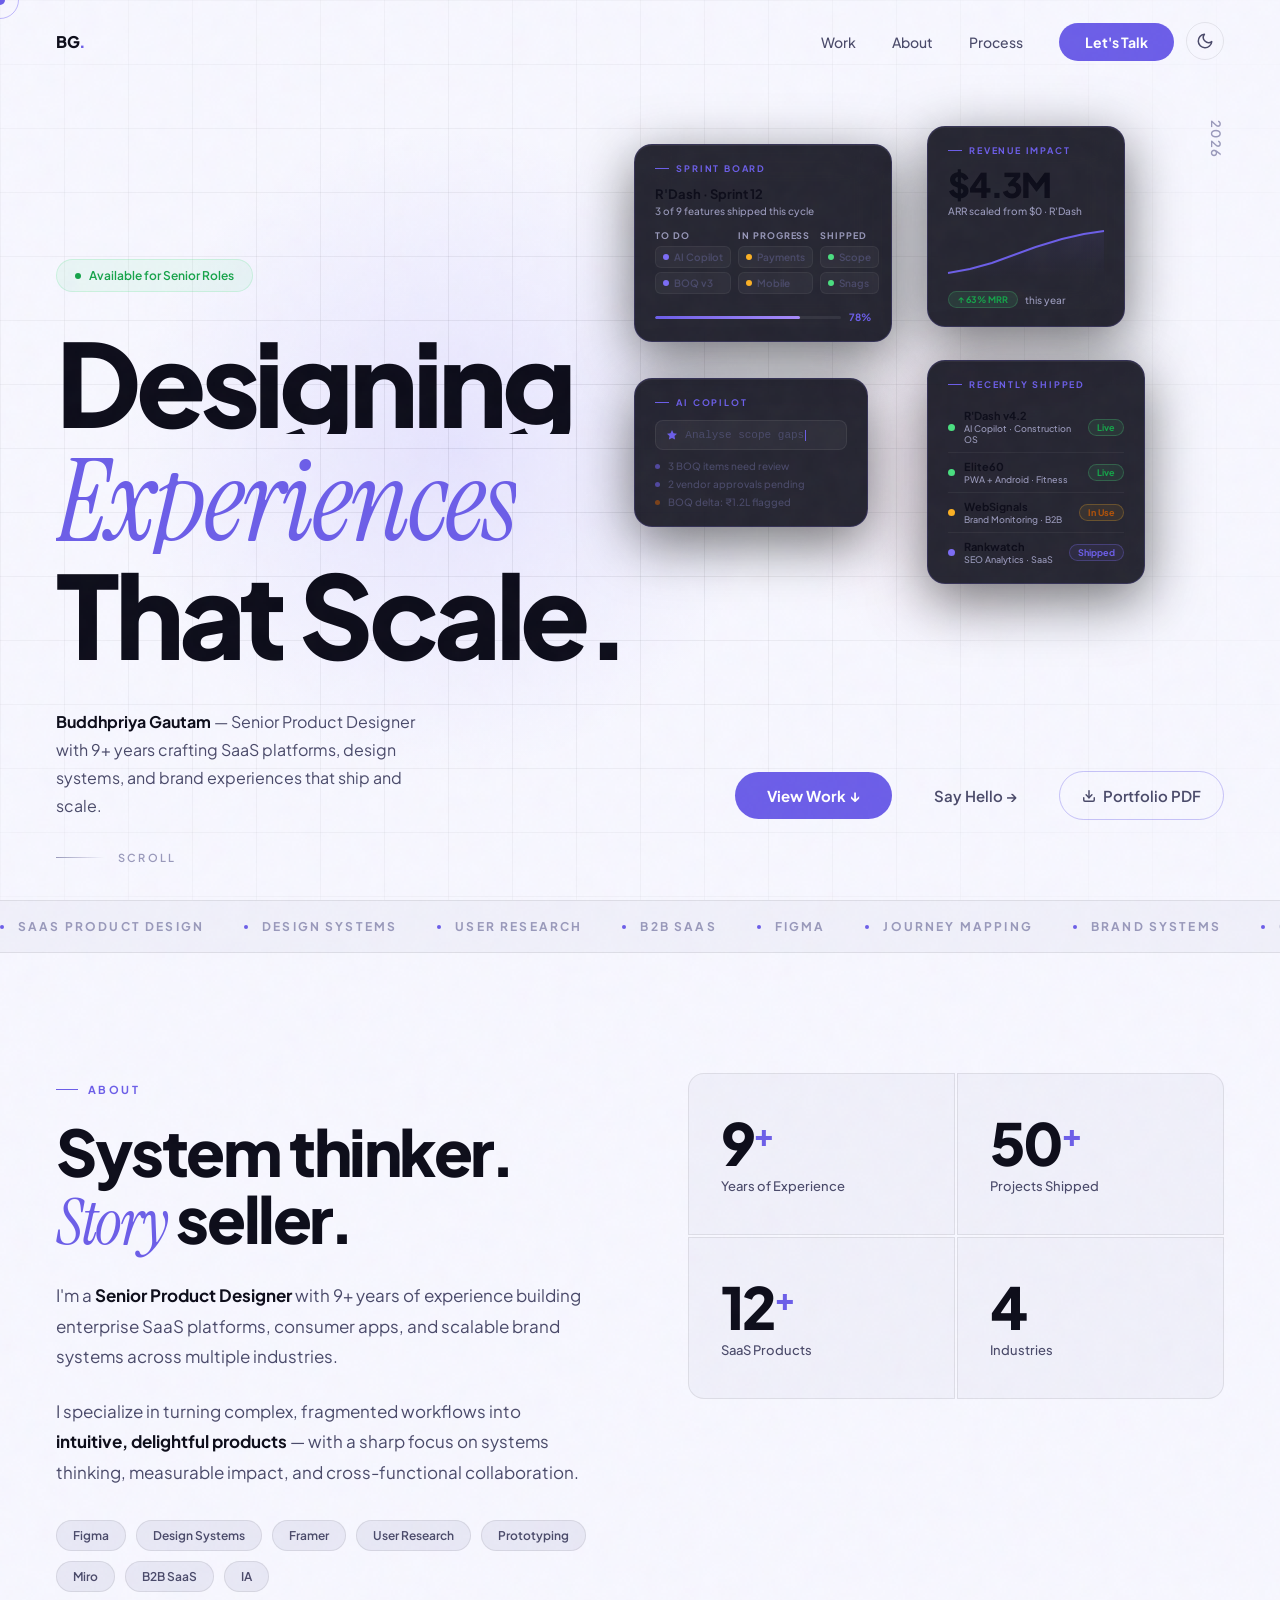
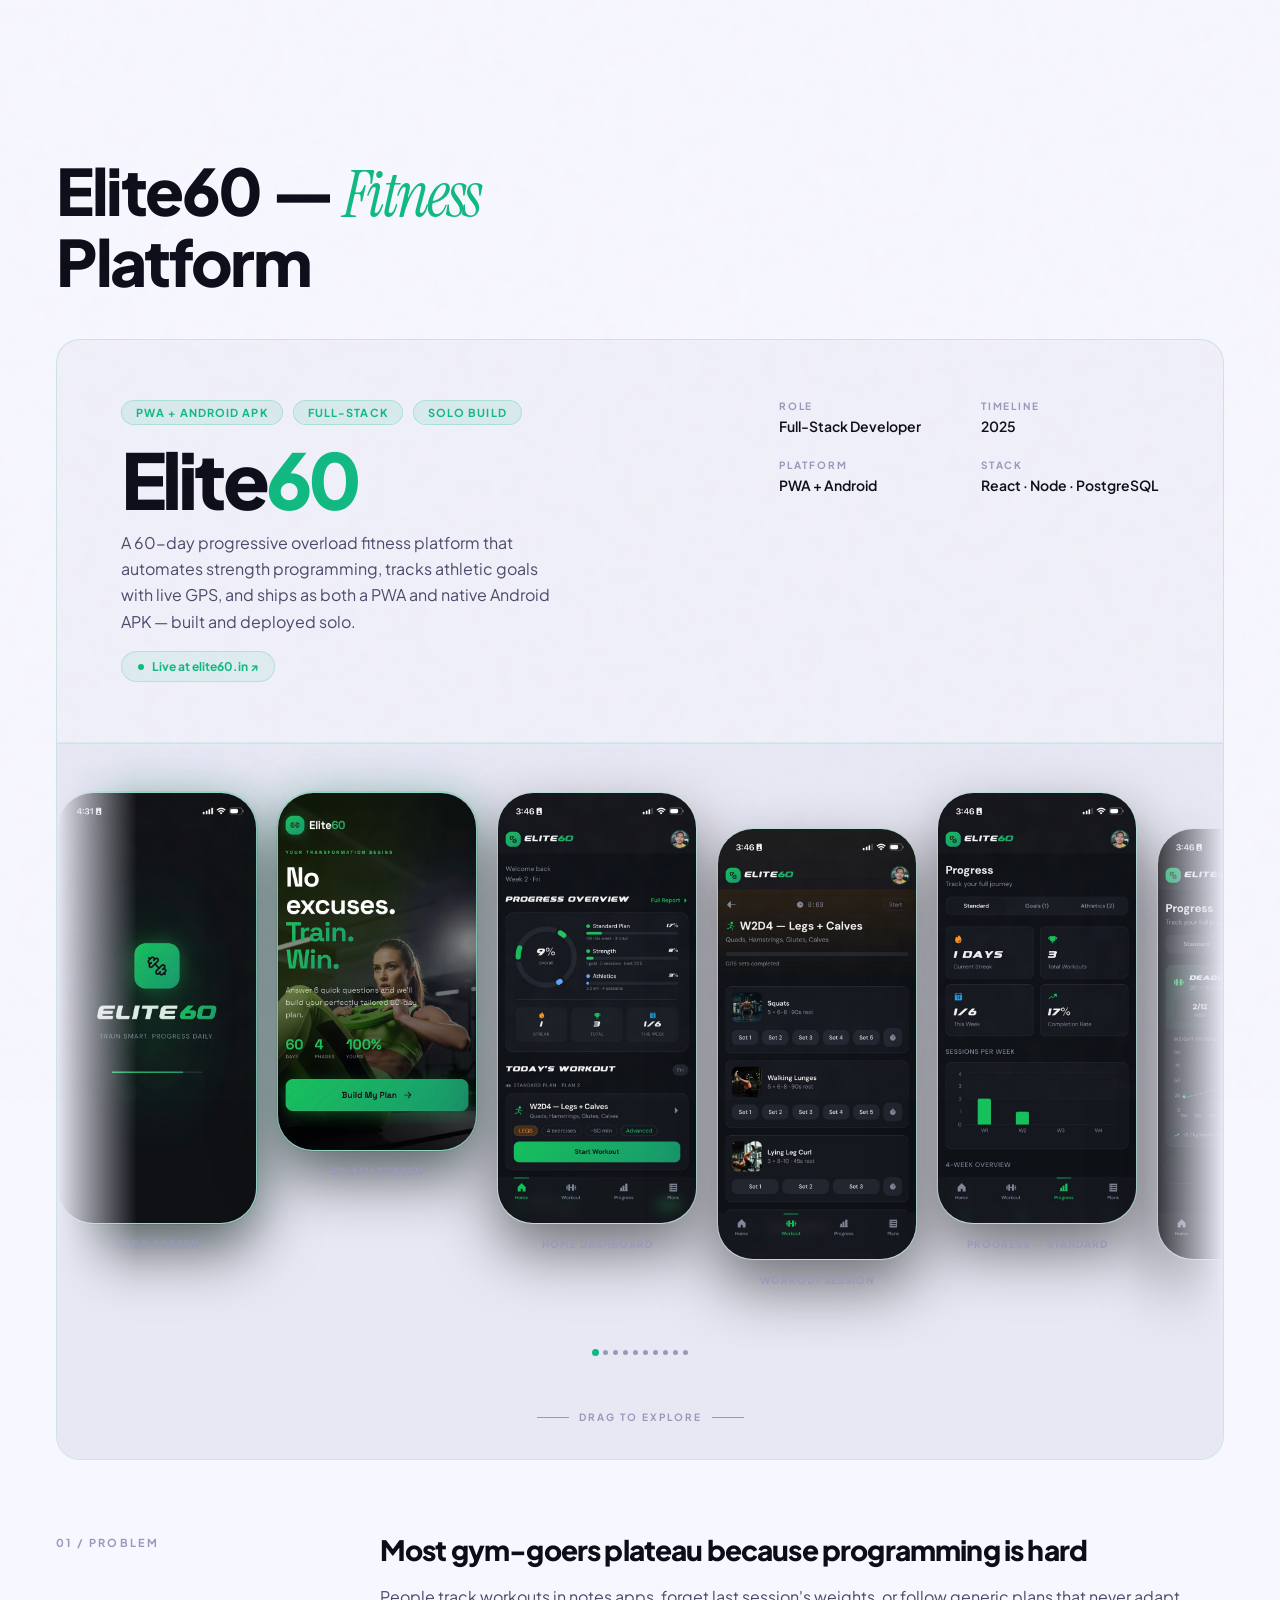
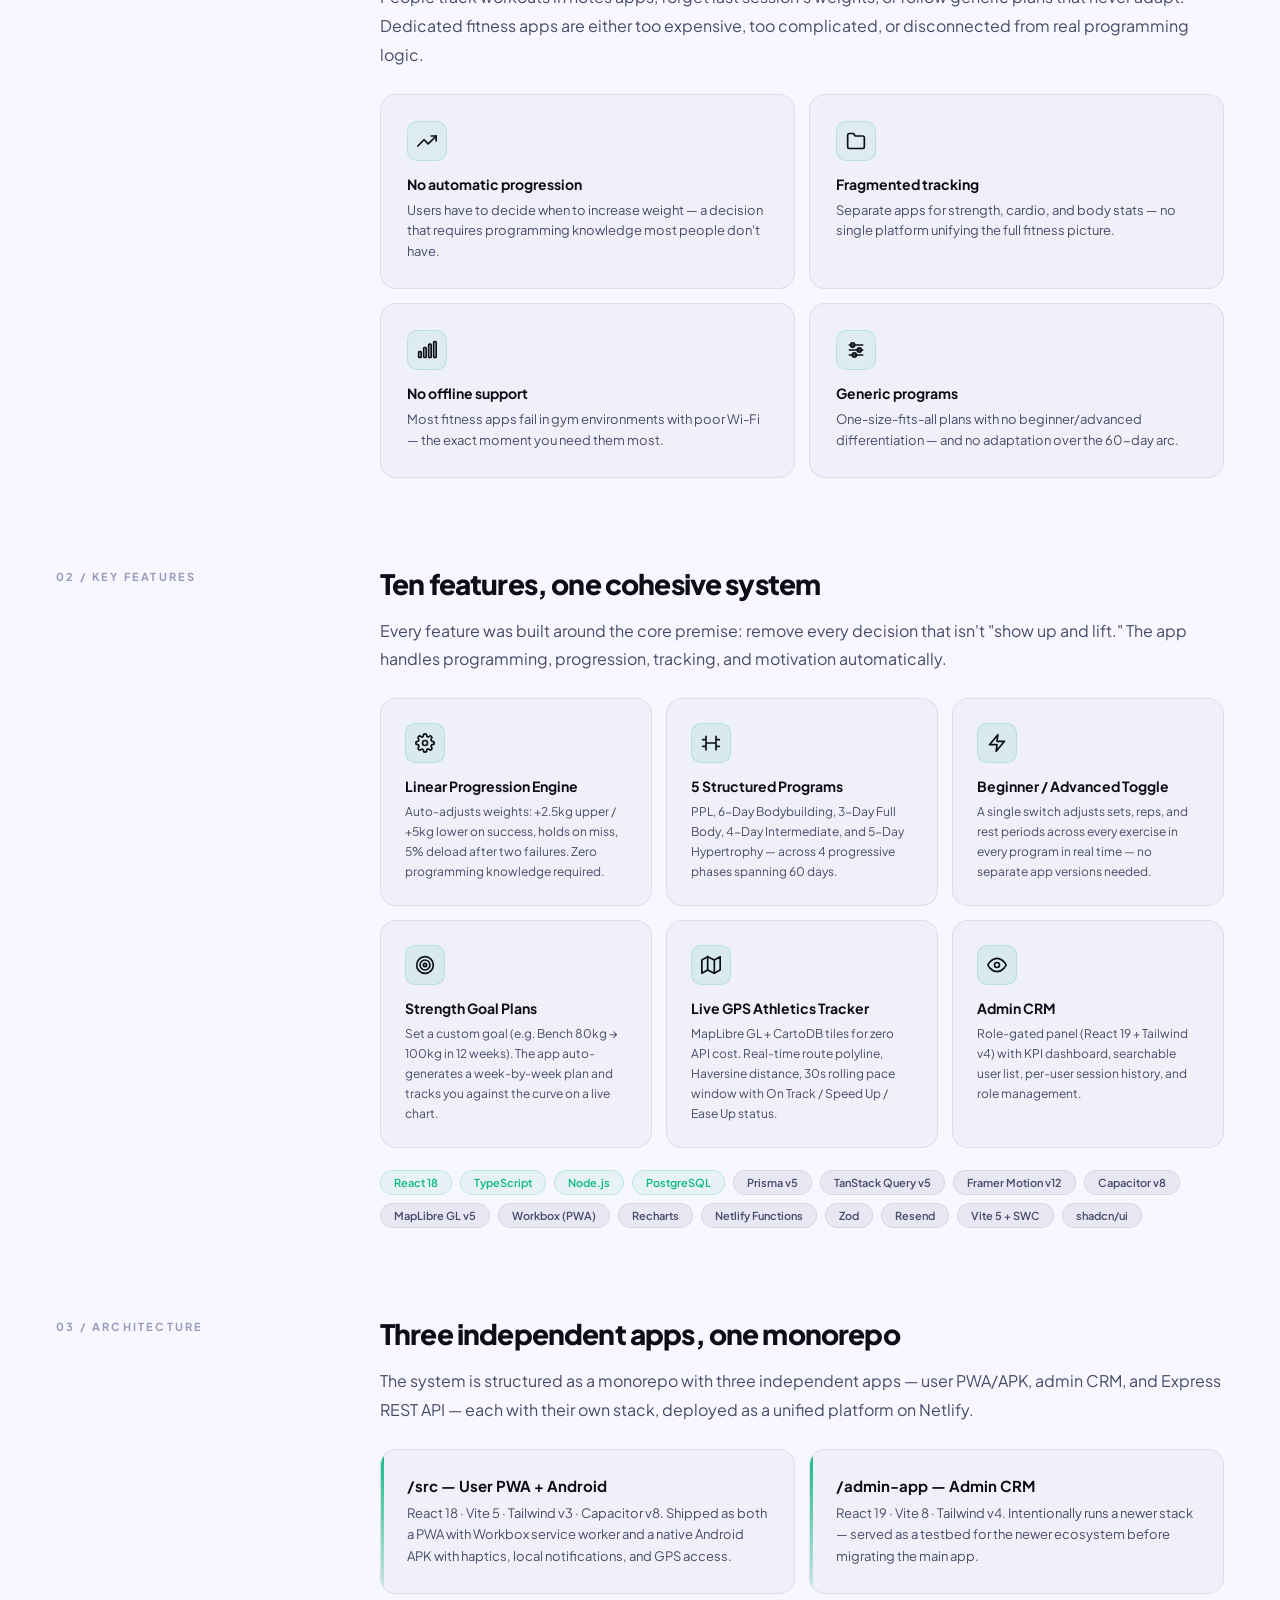
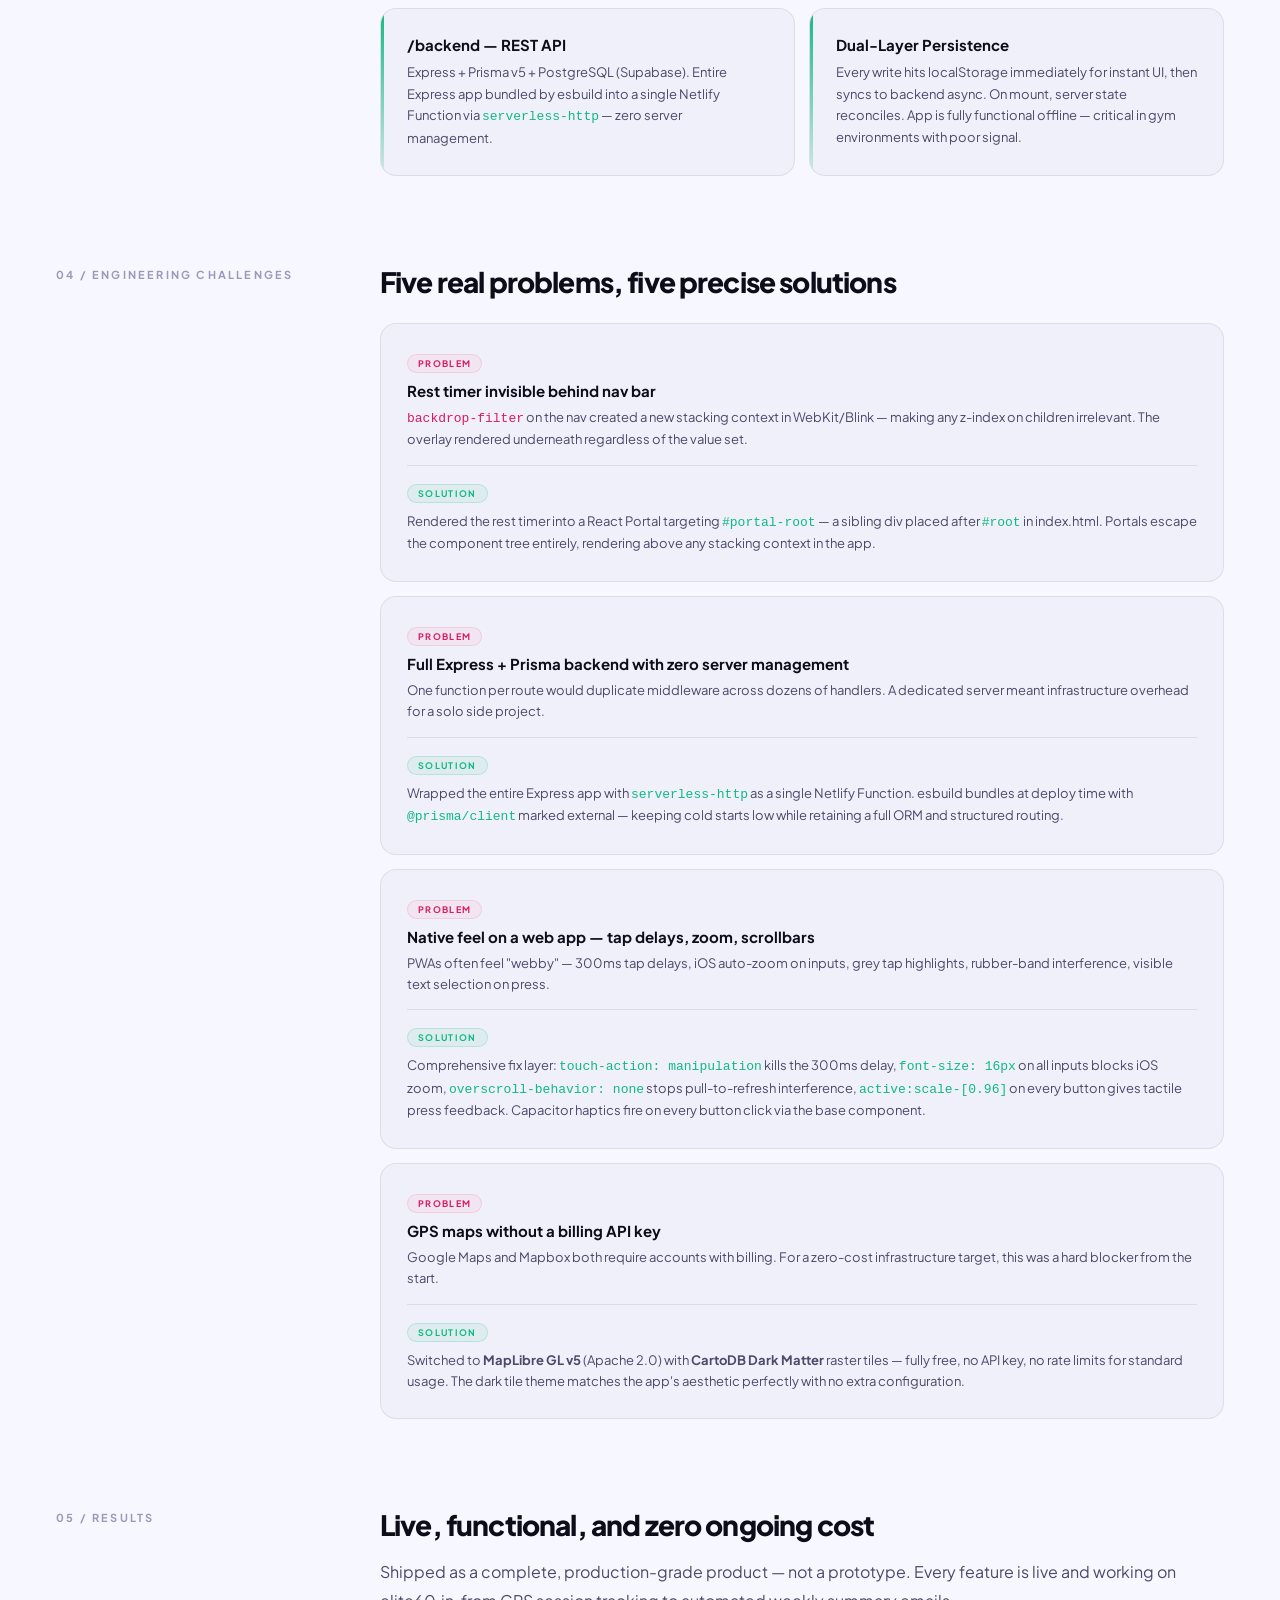
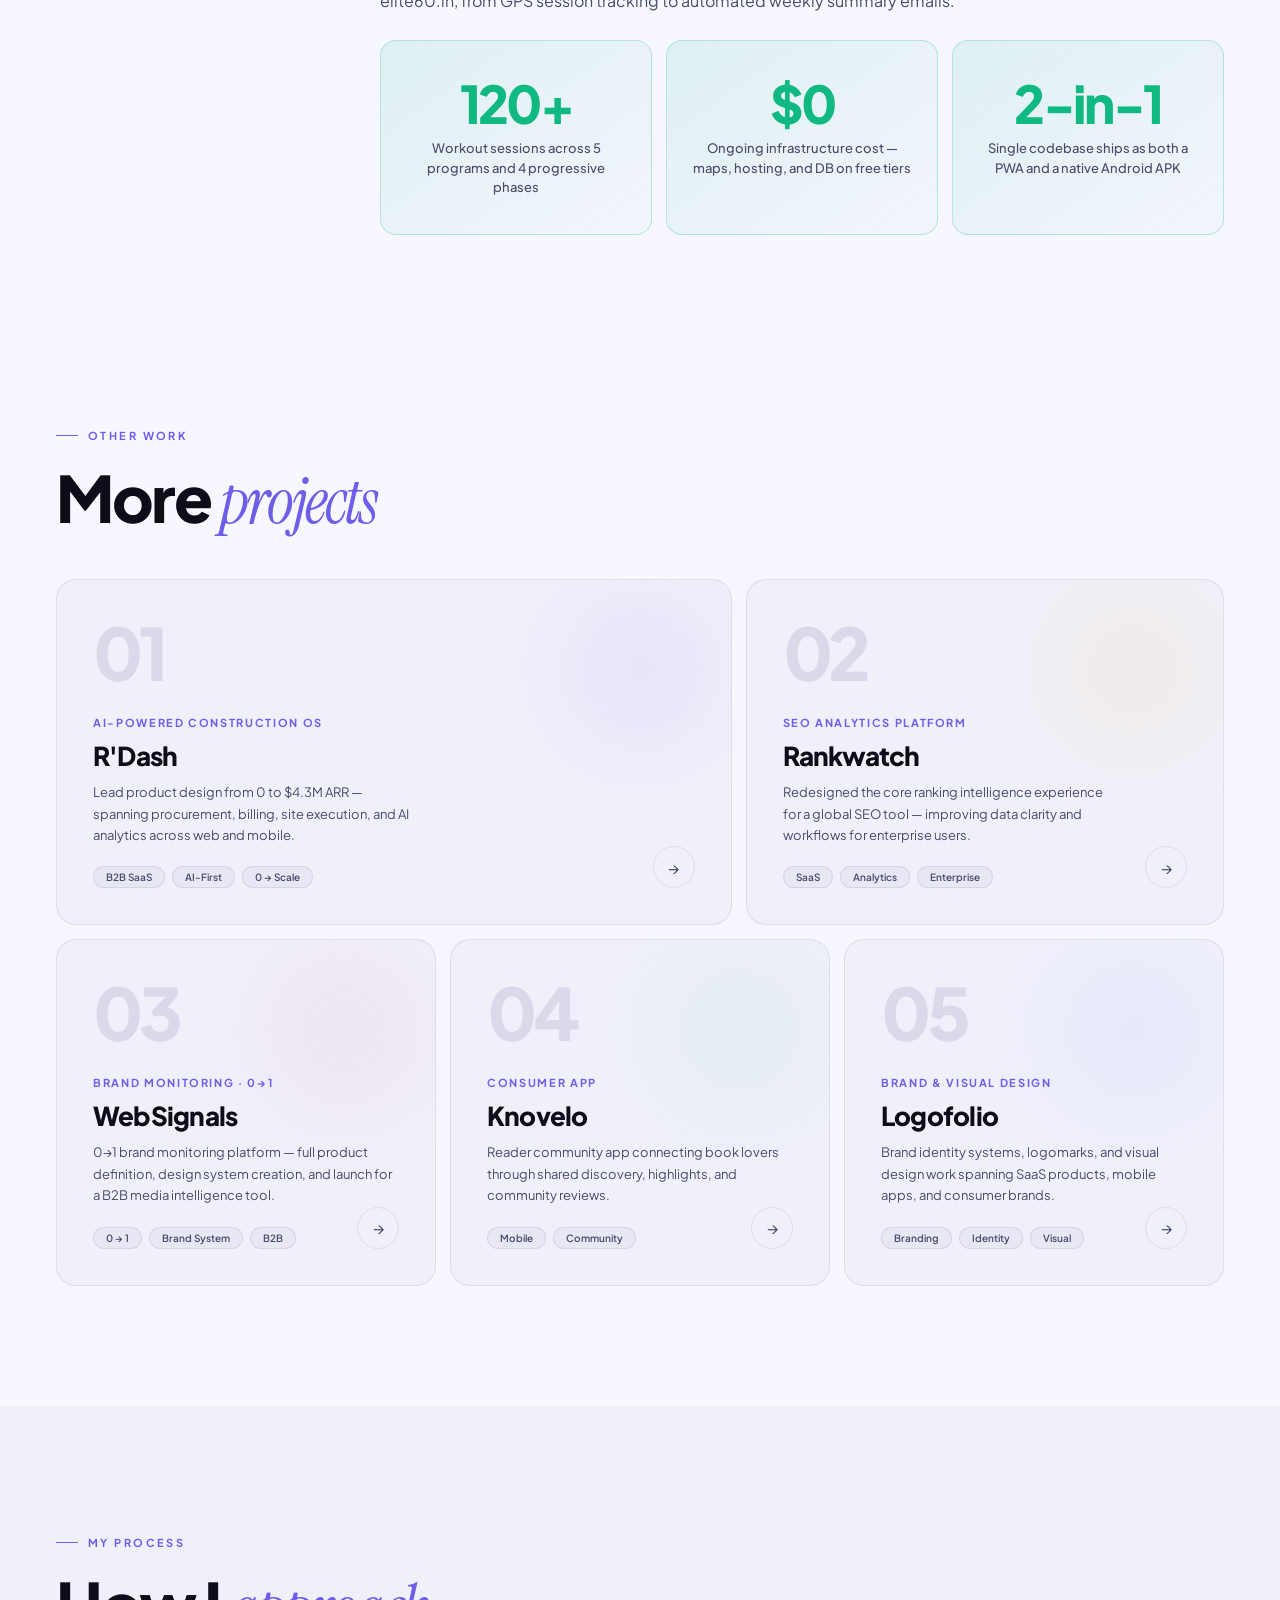
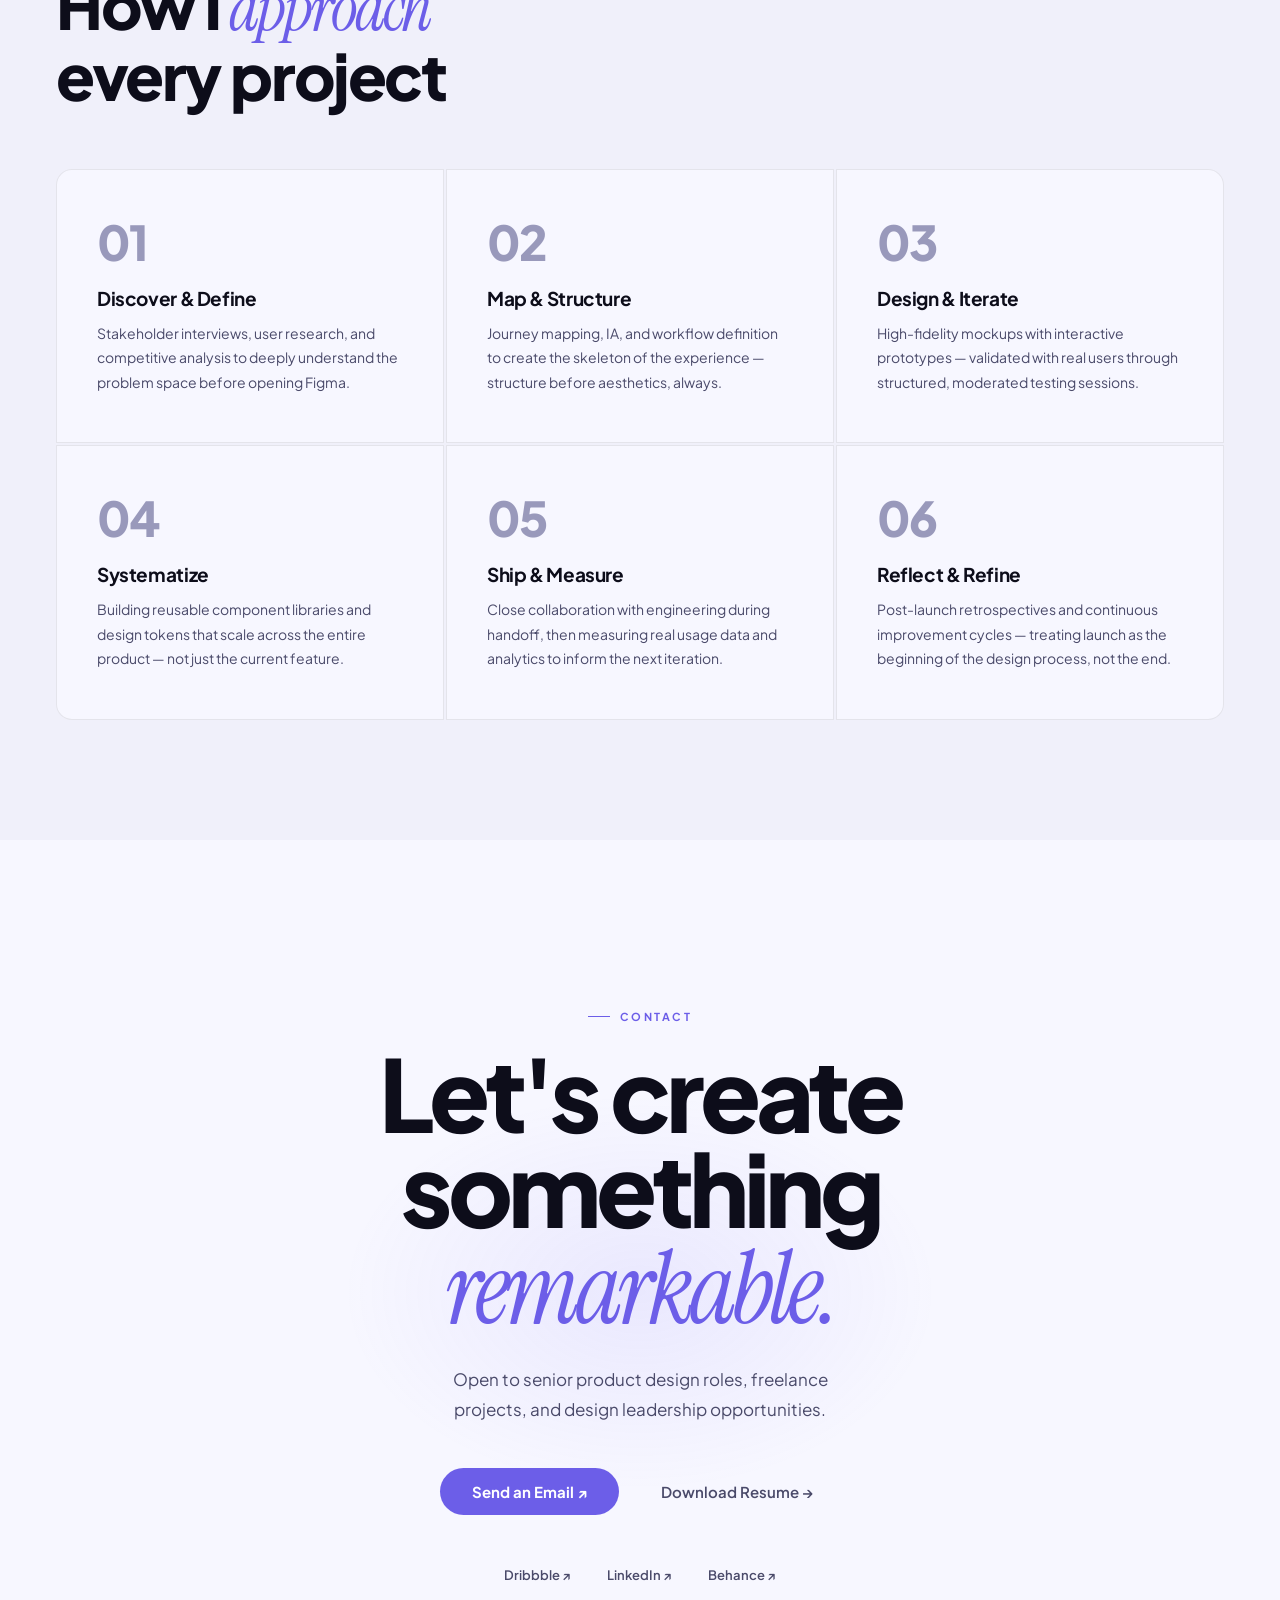
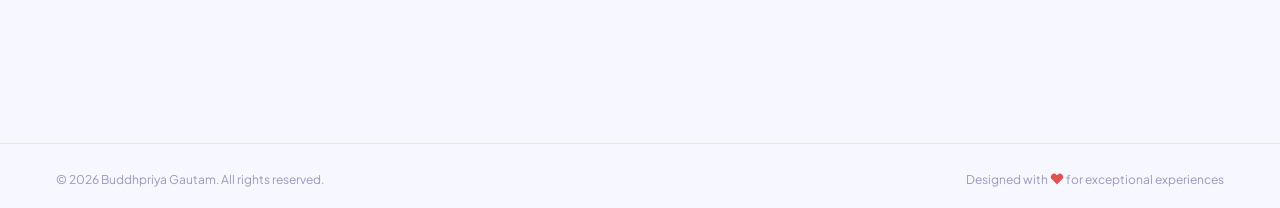
<file: index.html>
<!DOCTYPE html>
<html lang="en">
<head>
  <meta charset="UTF-8">
  <meta name="viewport" content="width=device-width, initial-scale=1.0">
  <title>Buddhpriya Gautam — Senior Product Designer</title>
  <meta name="description" content="Senior Product Designer with 9+ years crafting SaaS platforms, design systems, and brand experiences.">

  <!-- PWA -->
  <link rel="manifest" href="/manifest.json">
  <meta name="theme-color" content="#7B6CF6">
  <meta name="mobile-web-app-capable" content="yes">
  <meta name="apple-mobile-web-app-capable" content="yes">
  <meta name="apple-mobile-web-app-status-bar-style" content="black-translucent">
  <meta name="apple-mobile-web-app-title" content="Buddh Portfolio">
  <link rel="apple-touch-icon" href="/icons/apple-touch-icon.png">
  <link rel="icon" type="image/svg+xml" href="/favicon.svg">
  <link rel="icon" type="image/png" sizes="32x32" href="/icons/icon-32.png">
  <link rel="icon" type="image/png" sizes="192x192" href="/icons/icon-192.png">
  <link rel="icon" type="image/png" sizes="512x512" href="/icons/icon-512.png">

  <!-- OG -->
  <meta property="og:title" content="Buddhpriya Gautam — Senior Product Designer">
  <meta property="og:description" content="Senior Product Designer with 9+ years crafting SaaS platforms, design systems, and brand experiences.">
  <meta property="og:type" content="website">
  <meta property="og:url" content="https://www.buddh.in">

  <script>(function(){var t=localStorage.getItem('theme')||( window.matchMedia('(prefers-color-scheme: light)').matches?'light':'dark');document.documentElement.setAttribute('data-theme',t);})();</script>
  <link rel="preconnect" href="https://fonts.googleapis.com">
  <link rel="preconnect" href="https://fonts.gstatic.com" crossorigin>
  <link href="https://fonts.googleapis.com/css2?family=Plus+Jakarta+Sans:ital,wght@0,300;0,400;0,500;0,600;0,700;0,800;1,400&family=Instrument+Serif:ital@0;1&display=swap" rel="stylesheet">
  <style>
    *, *::before, *::after { box-sizing: border-box; margin: 0; padding: 0; }

    :root {
      --bg:        #07070F;
      --bg2:       #0D0D1C;
      --bg3:       #131326;
      --border:    rgba(255,255,255,0.07);
      --border-hi: rgba(123,108,246,0.3);
      --accent:    #7B6CF6;
      --accent-lo: rgba(123,108,246,0.12);
      --rose:      #F06292;
      --green:     #4ADE80;
      --amber:     #FBB024;
      --text:      #EEEEF8;
      --text2:     #8888AA;
      --text3:     #3E3E60;
      --r:         16px;
      --r-sm:      8px;
      --nav-scrolled-bg: rgba(7,7,15,.85);
      --nav-mobile-bg:   rgba(7,7,15,.97);
    }

    /* ─── LIGHT MODE ─── */
    @media (prefers-color-scheme: light) {
      :root:not([data-theme="dark"]) {
        --bg:        #F7F7FF;
        --bg2:       #F0F0FA;
        --bg3:       #E8E8F5;
        --border:    rgba(0,0,0,0.08);
        --border-hi: rgba(108,94,232,0.35);
        --accent:    #6C5EE8;
        --accent-lo: rgba(108,94,232,0.10);
        --rose:      #D81B60;
        --green:     #16A34A;
        --amber:     #B45309;
        --text:      #0D0D1A;
        --text2:     #4A4A6A;
        --text3:     #9999BB;
        --nav-scrolled-bg: rgba(247,247,255,.92);
        --nav-mobile-bg:   rgba(247,247,255,.98);
      }
    }
    [data-theme="light"] {
      --bg:        #F7F7FF;
      --bg2:       #F0F0FA;
      --bg3:       #E8E8F5;
      --border:    rgba(0,0,0,0.08);
      --border-hi: rgba(108,94,232,0.35);
      --accent:    #6C5EE8;
      --accent-lo: rgba(108,94,232,0.10);
      --rose:      #D81B60;
      --green:     #16A34A;
      --amber:     #B45309;
      --text:      #0D0D1A;
      --text2:     #4A4A6A;
      --text3:     #9999BB;
      --nav-scrolled-bg: rgba(247,247,255,.92);
      --nav-mobile-bg:   rgba(247,247,255,.98);
    }

    html { scroll-behavior: smooth; scrollbar-width: thin; scrollbar-color: var(--accent) var(--bg); }
    ::-webkit-scrollbar { width: 3px; }
    ::-webkit-scrollbar-track { background: var(--bg); }
    ::-webkit-scrollbar-thumb { background: var(--accent); border-radius: 2px; }

    body {
      background: var(--bg);
      color: var(--text);
      font-family: 'Plus Jakarta Sans', sans-serif;
      overflow-x: hidden;
      cursor: none;
    }

    /* ─── GRAIN OVERLAY ─── */
    .grain {
      position: fixed;
      inset: -200%;
      width: 500%; height: 500%;
      pointer-events: none;
      z-index: 9997;
      opacity: 0.028;
      background-image: url("data:image/svg+xml,%3Csvg viewBox='0 0 256 256' xmlns='http://www.w3.org/2000/svg'%3E%3Cfilter id='n'%3E%3CfeTurbulence type='fractalNoise' baseFrequency='0.85' numOctaves='4' stitchTiles='stitch'/%3E%3C/filter%3E%3Crect width='100%25' height='100%25' filter='url(%23n)'/%3E%3C/svg%3E");
      animation: grain 0.4s steps(1) infinite;
    }
    @keyframes grain {
      0%   { transform: translate(0,0); }
      10%  { transform: translate(-2%,-3%); }
      20%  { transform: translate(1%,2%); }
      30%  { transform: translate(-3%,1%); }
      40%  { transform: translate(2%,-1%); }
      50%  { transform: translate(-1%,3%); }
      60%  { transform: translate(3%,-2%); }
      70%  { transform: translate(-2%,2%); }
      80%  { transform: translate(1%,-3%); }
      90%  { transform: translate(-3%,-1%); }
    }

    /* ─── SCROLL PROGRESS ─── */
    #scroll-bar {
      position: fixed;
      top: 0; left: 0;
      height: 2px;
      width: 0%;
      background: linear-gradient(90deg, var(--accent), var(--rose));
      z-index: 1000;
      transition: width 0.08s;
    }

    /* ─── CURSOR ─── */
    #cur, #cur-f {
      position: fixed;
      top: 0; left: 0;
      border-radius: 50%;
      pointer-events: none;
      z-index: 9999;
      transform: translate(-50%,-50%);
    }
    #cur {
      width: 10px; height: 10px;
      background: var(--accent);
      transition: width .25s, height .25s, background .25s;
    }
    #cur-f {
      width: 38px; height: 38px;
      border: 1px solid rgba(123,108,246,.45);
      z-index: 9998;
      transition: width .3s, height .3s, opacity .3s;
    }
    #cur.h   { width: 6px; height: 6px; background: var(--rose); }
    #cur-f.h { width: 56px; height: 56px; opacity: .5; border-color: var(--rose); }

    /* ─── LOADER ─── */
    #loader {
      position: fixed; inset: 0;
      background: var(--bg);
      z-index: 10000;
      display: flex;
      flex-direction: column;
      align-items: center;
      justify-content: center;
      gap: 20px;
      transition: opacity .7s ease, visibility .7s;
    }
    #loader.gone { opacity: 0; visibility: hidden; }
    .ld-logo {
      font-size: 13px;
      font-weight: 700;
      letter-spacing: .35em;
      text-transform: uppercase;
      color: var(--text2);
    }
    .ld-bar {
      width: 180px; height: 1px;
      background: var(--bg3);
      position: relative; overflow: hidden;
    }
    .ld-fill {
      position: absolute; top:0; left:0;
      height: 100%;
      background: var(--accent);
      width: 0%;
    }
    .ld-pct {
      font-size: 11px;
      color: var(--text3);
      font-variant-numeric: tabular-nums;
    }

    /* ─── NAV ─── */
    nav {
      position: fixed; top: 0; left: 0; right: 0;
      z-index: 100;
      padding: 22px 56px;
      display: flex;
      align-items: center;
      justify-content: space-between;
      transition: background .3s, backdrop-filter .3s, border-bottom .3s;
    }
    nav.scrolled {
      background: var(--nav-scrolled-bg);
      backdrop-filter: blur(24px);
      border-bottom: 1px solid var(--border);
    }
    .nav-right { display:flex; align-items:center; gap:12px; }
    .nav-logo {
      font-size: 16px; font-weight: 800;
      letter-spacing: -.03em;
      text-decoration: none;
      color: var(--text);
    }
    .nav-logo em { color: var(--accent); font-style: normal; }
    .nav-links {
      display: flex; align-items: center;
      gap: 36px; list-style: none;
    }
    .nav-links a {
      font-size: 14px; font-weight: 500;
      color: var(--text2); text-decoration: none;
      transition: color .2s;
      position: relative;
    }
    .nav-links a::after {
      content:''; position:absolute;
      bottom:-3px; left:0;
      width:0; height:1px;
      background: var(--accent);
      transition: width .3s;
    }
    .nav-links a:hover { color: var(--text); }
    .nav-links a:hover::after { width: 100%; }
    .nav-cta {
      padding: 10px 26px !important;
      background: var(--accent) !important;
      color: #fff !important;
      border-radius: 100px !important;
      font-weight: 700 !important;
      transition: background .2s, transform .2s, box-shadow .2s !important;
    }
    .nav-cta:hover {
      background: #9d91ff !important;
      transform: translateY(-1px) !important;
      box-shadow: 0 10px 30px rgba(123,108,246,.4) !important;
    }
    .nav-cta::after { display: none !important; }

    /* ─── THEME TOGGLE ─── */
    .theme-toggle {
      background: none;
      border: 1px solid var(--border);
      color: var(--text2);
      width: 38px; height: 38px;
      border-radius: 50%;
      cursor: pointer;
      display: flex;
      align-items: center;
      justify-content: center;
      flex-shrink: 0;
      transition: color .2s, border-color .2s, background .2s;
    }
    .theme-toggle:hover {
      color: var(--text);
      border-color: var(--border-hi);
      background: var(--accent-lo);
    }
    .theme-toggle svg { display: block; }

    /* ─── HERO ─── */
    .hero {
      min-height: 100vh;
      display: flex;
      flex-direction: column;
      justify-content: flex-end;
      padding: 0 56px 80px;
      position: relative;
      overflow: hidden;
    }
    .hero-grid {
      position: absolute; inset: 0;
      background-image:
        linear-gradient(var(--border) 1px, transparent 1px),
        linear-gradient(90deg, var(--border) 1px, transparent 1px);
      background-size: 64px 64px;
      mask-image: radial-gradient(ellipse 80% 80% at 40% 50%, black, transparent);
      transition: transform .1s linear;
    }
    .hero-glow {
      position: absolute;
      width: 700px; height: 700px;
      background: radial-gradient(circle, rgba(123,108,246,.14) 0%, transparent 65%);
      top: 50%; left: 35%;
      transform: translate(-50%,-50%);
      pointer-events: none;
    }
    .hero-glow2 {
      position: absolute;
      width: 400px; height: 400px;
      background: radial-gradient(circle, rgba(240,98,146,.07) 0%, transparent 65%);
      top: 30%; right: 10%;
      pointer-events: none;
    }
    .hero-year {
      position: absolute;
      top: 120px; right: 56px;
      font-size: 13px; font-weight: 600;
      letter-spacing: .1em;
      color: var(--text3);
      writing-mode: vertical-rl;
    }
    .hero-badge {
      display: inline-flex;
      align-items: center; gap: 8px;
      padding: 8px 18px;
      background: rgba(74,222,128,.08);
      border: 1px solid rgba(74,222,128,.2);
      border-radius: 100px;
      font-size: 12px; font-weight: 600;
      color: var(--green);
      margin-bottom: 36px;
      width: fit-content;
      opacity: 0;
      animation: fadeUp .6s ease 1.4s forwards;
    }
    .hero-badge::before {
      content:'';
      width: 6px; height: 6px;
      background: var(--green);
      border-radius: 50%;
      animation: pulse 2s infinite;
    }
    @keyframes pulse {
      0%,100% { opacity:1; transform:scale(1); }
      50%      { opacity:.4; transform:scale(.8); }
    }
    .hero-hl {
      font-size: clamp(56px, 9vw, 128px);
      font-weight: 800;
      line-height: .92;
      letter-spacing: -.045em;
      margin-bottom: 36px;
    }
    .hero-hl .serif {
      font-family: 'Instrument Serif', serif;
      font-weight: 400; font-style: italic;
      letter-spacing: -.02em;
      color: var(--accent);
    }
    .word { display: inline-block; overflow: hidden; }
    .word span {
      display: inline-block;
      transform: translateY(115%);
      animation: wordUp .85s cubic-bezier(.16,1,.3,1) forwards;
    }
    .word:nth-child(1) span { animation-delay: .7s; }
    .word:nth-child(2) span { animation-delay: .87s; }
    .word:nth-child(3) span { animation-delay: 1.04s; }
    .word:nth-child(4) span { animation-delay: 1.18s; }
    @keyframes wordUp { to { transform: translateY(0); } }

    .hero-bottom {
      display: flex;
      align-items: flex-end;
      justify-content: space-between;
      gap: 32px;
      opacity: 0;
      animation: fadeUp .7s ease 1.55s forwards;
    }
    .hero-desc {
      max-width: 380px;
      font-size: 16px; line-height: 1.75;
      color: var(--text2);
    }
    .hero-desc strong { color: var(--text); }
    .hero-btns {
      display: flex; align-items: center; gap: 14px;
      flex-shrink: 0;
    }
    .btn-p {
      padding: 14px 32px;
      background: var(--accent);
      color: #fff;
      border-radius: 100px;
      font-size: 15px; font-weight: 700;
      text-decoration: none;
      display: inline-flex; align-items: center; gap: 8px;
      transition: transform .2s, box-shadow .2s, background .2s;
    }
    .btn-p:hover {
      transform: translateY(-2px);
      box-shadow: 0 14px 36px rgba(123,108,246,.4);
      background: #9d91ff;
    }
    .btn-g {
      padding: 14px 28px;
      color: var(--text2);
      border-radius: 100px;
      font-size: 15px; font-weight: 600;
      text-decoration: none;
      transition: color .2s;
    }
    .btn-g:hover { color: var(--accent); }
    .hero-scroll {
      position: absolute; bottom: 36px; left: 56px;
      display: flex; align-items: center; gap: 14px;
      opacity: 0;
      animation: fadeUp .7s ease 1.9s forwards;
    }
    .hero-scroll span {
      font-size: 11px; font-weight: 600;
      letter-spacing: .2em; text-transform: uppercase;
      color: var(--text3);
    }
    .scroll-line {
      width: 48px; height: 1px;
      background: linear-gradient(90deg, var(--text3), transparent);
    }

    @keyframes fadeUp {
      from { opacity:0; transform: translateY(18px); }
      to   { opacity:1; transform: translateY(0); }
    }

    /* ─── HERO CANVAS ─── */
    .hero-canvas {
      position: absolute;
      right: 0; top: 0;
      width: 52%; height: 100%;
      pointer-events: none;
      overflow: visible;
    }
    .hc-svg {
      position: absolute; inset: 0;
      width: 100%; height: 100%;
      pointer-events: none;
    }
    .hc-node {
      position: absolute;
      pointer-events: all;
      translate: var(--hx, 0px) var(--hy, 0px);
      transition: translate 1.2s cubic-bezier(.16,1,.3,1);
      opacity: 0;
      animation: hcIn .8s ease forwards;
    }
    .hc-node:nth-child(2) { animation-delay: 1.9s; }
    .hc-node:nth-child(3) { animation-delay: 2.15s; }
    .hc-node:nth-child(4) { animation-delay: 2.4s; }
    .hc-node:nth-child(5) { animation-delay: 2.65s; }
    .hc-node:nth-child(6) { animation-delay: 2.9s; }
    @keyframes hcIn {
      from { opacity:0; transform: translateY(16px); }
      to   { opacity:1; transform: translateY(0); }
    }
    @keyframes hcF1 { 0%,100%{ transform:translateY(0px) }    50%{ transform:translateY(-10px) } }
    @keyframes hcF2 { 0%,100%{ transform:translateY(-6px) }   50%{ transform:translateY(8px) } }
    @keyframes hcF3 { 0%,100%{ transform:translateY(0px) }    50%{ transform:translateY(-7px) } }

    /* ─── PRODUCT OS CARDS ─── */
    .pi-card {
      background: rgba(10,10,22,0.88);
      backdrop-filter: blur(24px); -webkit-backdrop-filter: blur(24px);
      border: 1px solid rgba(123,108,246,0.18);
      border-radius: 18px; padding: 18px 20px;
      box-shadow: 0 16px 56px rgba(0,0,0,.55), inset 0 1px 0 rgba(255,255,255,.05);
      animation-duration: 6s; animation-timing-function: ease-in-out; animation-iteration-count: infinite;
    }
    .pi-chip { font-size:9px; font-weight:700; letter-spacing:.2em; text-transform:uppercase; color:var(--accent); margin-bottom:12px; display:flex; align-items:center; gap:7px; }
    .pi-chip::before { content:''; width:14px; height:1px; background:var(--accent); }
    /* Sprint board */
    .pi-board-title { font-size:13px; font-weight:700; color:var(--text); margin-bottom:3px; }
    .pi-board-sub { font-size:10px; color:var(--text3); font-weight:500; margin-bottom:13px; }
    .pi-cols { display:grid; grid-template-columns:repeat(3,1fr); gap:7px; margin-bottom:13px; }
    .pi-col-head { font-size:9px; font-weight:700; letter-spacing:.1em; text-transform:uppercase; color:var(--text3); margin-bottom:5px; }
    .pi-item { display:flex; align-items:center; gap:5px; padding:4px 7px; border-radius:6px; background:rgba(255,255,255,0.04); font-size:10px; font-weight:600; color:var(--text2); margin-bottom:4px; border:1px solid rgba(255,255,255,0.05); white-space:nowrap; overflow:hidden; }
    .pi-dot { width:6px; height:6px; border-radius:50%; flex-shrink:0; }
    .pi-progress-row { display:flex; align-items:center; gap:8px; }
    .pi-bar { flex:1; height:3px; background:rgba(255,255,255,0.07); border-radius:2px; overflow:hidden; }
    .pi-bar-fill { height:100%; border-radius:2px; background:linear-gradient(90deg,var(--accent),#a78bfa); width:0%; animation:piFill 1.8s 2.8s ease-out forwards; }
    @keyframes piFill { to { width:78%; } }
    .pi-pct { font-size:10px; font-weight:700; color:var(--accent); }
    /* Chart */
    .pi-big-num { font-size:34px; font-weight:800; letter-spacing:-.05em; color:var(--text); line-height:1; margin-bottom:3px; }
    .pi-big-label { font-size:10px; color:var(--text3); font-weight:500; margin-bottom:12px; }
    .pi-sparkline { width:100%; height:48px; overflow:visible; }
    .pi-spark-path { stroke:var(--accent); stroke-width:2; fill:none; stroke-dasharray:300; stroke-dashoffset:300; animation:piDraw 1.8s 3.2s ease-out forwards; }
    .pi-spark-fill { fill:url(#piGrad); opacity:.18; }
    @keyframes piDraw { to { stroke-dashoffset:0; } }
    .pi-trend { display:flex; align-items:center; gap:7px; margin-top:10px; }
    .pi-trend-badge { padding:2px 9px; background:rgba(74,222,128,.1); border:1px solid rgba(74,222,128,.22); border-radius:100px; font-size:9px; font-weight:700; color:var(--green); }
    /* AI Copilot */
    .pi-prompt-row { display:flex; align-items:center; gap:7px; padding:8px 10px; background:rgba(255,255,255,0.04); border:1px solid rgba(255,255,255,0.07); border-radius:8px; margin-bottom:10px; }
    .pi-prompt-text { font-size:11px; color:var(--text2); font-weight:500; font-family:monospace; }
    .pi-cursor { display:inline-block; width:1px; height:11px; background:var(--accent); margin-left:1px; animation:piCursor .8s step-end infinite; vertical-align:middle; }
    @keyframes piCursor { 0%,100%{opacity:1} 50%{opacity:0} }
    .pi-response { display:flex; flex-direction:column; gap:6px; }
    .pi-res-row { display:flex; align-items:center; gap:8px; font-size:10px; color:var(--text2); font-weight:500; }
    .pi-res-dot { width:5px; height:5px; border-radius:50%; background:var(--accent); flex-shrink:0; opacity:.6; }
    /* Activity feed */
    .pi-act-row { display:flex; align-items:center; gap:9px; padding:7px 0; border-bottom:1px solid rgba(255,255,255,0.05); }
    .pi-act-row:last-child { border-bottom:none; padding-bottom:0; }
    .pi-act-dot { width:7px; height:7px; border-radius:50%; flex-shrink:0; }
    .pi-act-info { flex:1; min-width:0; }
    .pi-act-name { font-size:11px; font-weight:700; color:var(--text); white-space:nowrap; overflow:hidden; text-overflow:ellipsis; }
    .pi-act-sub { font-size:9px; color:var(--text3); font-weight:500; margin-top:1px; }
    .pi-badge { padding:2px 8px; border-radius:100px; font-size:9px; font-weight:700; border:1px solid; flex-shrink:0; }
    .pi-b-green { color:var(--green); border-color:rgba(74,222,128,.25); background:rgba(74,222,128,.08); }
    .pi-b-amber { color:var(--amber); border-color:rgba(251,176,36,.25); background:rgba(251,176,36,.08); }
    .pi-b-purple { color:var(--accent); border-color:rgba(123,108,246,.3); background:rgba(123,108,246,.08); }
    @media (max-width: 900px) { .hero-canvas { display:none; } }

    /* ─── MARQUEE ─── */
    .marquee-wrap {
      padding: 18px 0;
      border-top: 1px solid var(--border);
      border-bottom: 1px solid var(--border);
      background: var(--bg2);
      overflow: hidden;
    }
    .marquee-track {
      display: flex; gap: 40px;
      animation: marquee 24s linear infinite;
      width: max-content;
    }
    .marquee-item {
      display: flex; align-items: center; gap: 14px;
      white-space: nowrap;
      font-size: 12px; font-weight: 700;
      letter-spacing: .18em; text-transform: uppercase;
      color: var(--text3);
    }
    .marquee-dot { width: 4px; height: 4px; background: var(--accent); border-radius: 50%; flex-shrink:0; }
    @keyframes marquee {
      from { transform: translateX(0); }
      to   { transform: translateX(-50%); }
    }

    /* ─── LAYOUT BASE ─── */
    section { padding: 120px 56px; }
    .tag {
      display: inline-flex; align-items: center; gap: 10px;
      font-size: 11px; font-weight: 700;
      letter-spacing: .22em; text-transform: uppercase;
      color: var(--accent);
      margin-bottom: 22px;
    }
    .tag::before { content:''; width: 22px; height: 1px; background: var(--accent); }
    .sh {
      font-size: clamp(38px, 5vw, 68px);
      font-weight: 800;
      letter-spacing: -.038em;
      line-height: 1.04;
    }
    .sh .serif {
      font-family: 'Instrument Serif', serif;
      font-weight: 400; font-style: italic;
      color: var(--accent);
    }

    /* ─── REVEAL ─── */
    .rv {
      opacity: 0;
      transform: translateY(28px);
      transition: opacity .85s cubic-bezier(.16,1,.3,1), transform .85s cubic-bezier(.16,1,.3,1);
    }
    .rv.in { opacity:1; transform: translateY(0); }
    .d1 { transition-delay: .1s; }
    .d2 { transition-delay: .2s; }
    .d3 { transition-delay: .32s; }
    .d4 { transition-delay: .44s; }
    .d5 { transition-delay: .56s; }

    /* ─── ABOUT ─── */
    .about-grid {
      display: grid;
      grid-template-columns: 1fr 1fr;
      gap: 96px;
      align-items: start;
    }
    .about-copy { }
    .about-copy p {
      font-size: 17px; line-height: 1.8;
      color: var(--text2);
      margin-top: 24px;
    }
    .about-copy p strong { color: var(--text); }
    .about-chips {
      display: flex; flex-wrap: wrap; gap: 10px;
      margin-top: 32px;
    }
    .chip {
      padding: 7px 16px;
      background: var(--bg3);
      border: 1px solid var(--border);
      border-radius: 100px;
      font-size: 12px; font-weight: 600;
      color: var(--text2);
      transition: border-color .25s, color .25s;
    }
    .chip:hover { border-color: var(--accent); color: var(--accent); }
    .stats-grid {
      display: grid;
      grid-template-columns: 1fr 1fr;
      gap: 2px;
    }
    .stat-c {
      background: var(--bg2);
      border: 1px solid var(--border);
      padding: 40px 32px;
      transition: background .3s;
    }
    .stat-c:hover { background: rgba(123,108,246,.05); }
    .stat-c:first-child  { border-radius: var(--r) 0 0 0; }
    .stat-c:nth-child(2) { border-radius: 0 var(--r) 0 0; }
    .stat-c:nth-child(3) { border-radius: 0 0 0 var(--r); }
    .stat-c:last-child   { border-radius: 0 0 var(--r) 0; }
    .stat-num {
      font-size: 58px; font-weight: 800;
      letter-spacing: -.05em; line-height: 1;
      color: var(--text); margin-bottom: 6px;
    }
    .stat-num sup { font-size: 32px; color: var(--accent); }
    .stat-lbl { font-size: 13px; color: var(--text2); font-weight: 500; }

    /* ─── CASE STUDY HERO ─── */
    .cs-wrap {
      background: var(--bg2);
      border: 1px solid var(--border);
      border-radius: 24px;
      overflow: hidden;
      margin-bottom: 72px;
    }
    .cs-head {
      padding: 60px 64px;
      display: grid;
      grid-template-columns: 1fr auto;
      gap: 40px;
      align-items: start;
      border-bottom: 1px solid var(--border);
    }
    .cs-chips { display: flex; gap: 10px; margin-bottom: 18px; }
    .cs-chip {
      padding: 5px 14px;
      background: var(--accent-lo);
      border: 1px solid var(--border-hi);
      border-radius: 100px;
      font-size: 11px; font-weight: 700;
      letter-spacing: .1em; text-transform: uppercase;
      color: var(--accent);
    }
    .cs-name {
      font-size: clamp(40px, 6vw, 80px);
      font-weight: 800;
      letter-spacing: -.05em;
      line-height: .95;
    }
    .cs-name .serif {
      font-family: 'Instrument Serif', serif;
      font-weight: 400; font-style: italic;
      color: var(--accent);
    }
    .cs-tagline {
      margin-top: 14px;
      font-size: 16px; line-height: 1.65;
      color: var(--text2); max-width: 440px;
    }
    .cs-meta-grid {
      display: grid; grid-template-columns: 1fr 1fr;
      gap: 24px; min-width: 260px;
    }
    .cs-mi-label {
      font-size: 10px; font-weight: 700;
      letter-spacing: .18em; text-transform: uppercase;
      color: var(--text3); margin-bottom: 5px;
    }
    .cs-mi-val { font-size: 14px; font-weight: 600; color: var(--text); }

    /* Dashboard Mockup */
    .db-wrap {
      margin: 0 64px 64px;
      background: var(--bg3);
      border: 1px solid var(--border);
      border-radius: 14px;
      overflow: hidden;
    }
    .db-bar {
      background: rgba(255,255,255,.025);
      border-bottom: 1px solid var(--border);
      padding: 11px 18px;
      display: flex; align-items: center; gap: 16px;
    }
    .db-dots { display:flex; gap:6px; }
    .db-dots span {
      width: 10px; height: 10px; border-radius: 50%; display:block;
    }
    .db-dots span:nth-child(1) { background:#FF5F57; }
    .db-dots span:nth-child(2) { background:#FEBC2E; }
    .db-dots span:nth-child(3) { background:#28C840; }
    .db-url {
      flex:1; background: rgba(255,255,255,.04);
      border: 1px solid var(--border);
      border-radius: 6px;
      padding: 4px 12px;
      font-size: 11px; color: var(--text3);
      max-width: 260px;
    }
    .db-body {
      display: grid;
      grid-template-columns: 195px 1fr;
      min-height: 400px;
    }
    .db-side {
      background: rgba(255,255,255,.015);
      border-right: 1px solid var(--border);
      padding: 20px 10px;
    }
    .db-si {
      padding: 8px 12px; border-radius: 7px;
      font-size: 11px; font-weight: 500;
      color: var(--text3); margin-bottom: 3px;
      display: flex; align-items: center; gap: 9px;
      transition: background .2s, color .2s;
    }
    .db-si:hover { background: rgba(255,255,255,.04); color: var(--text2); }
    .db-si.on { background: rgba(123,108,246,.14); color: var(--accent); font-weight: 700; }
    .db-si-ic {
      width: 14px; height: 14px; border-radius: 3px;
      background: currentColor; opacity: .45; flex-shrink:0;
    }
    .db-main { padding: 22px; }
    .db-r4 {
      display: grid; grid-template-columns: repeat(4,1fr);
      gap: 10px; margin-bottom: 14px;
    }
    .db-kpi {
      background: rgba(255,255,255,.03);
      border: 1px solid var(--border);
      border-radius: 10px; padding: 15px;
    }
    .db-kpi-l { font-size: 9px; color: var(--text3); letter-spacing: .1em; text-transform: uppercase; margin-bottom: 7px; }
    .db-kpi-v { font-size: 22px; font-weight: 700; letter-spacing: -.03em; color: var(--text); }
    .db-kpi-d { font-size: 9px; color: var(--green); margin-top: 3px; }
    .db-kpi-d.warn { color: var(--amber); }
    .db-r2 { display: grid; grid-template-columns: 1.6fr 1fr; gap: 10px; }
    .db-chart {
      background: rgba(255,255,255,.02);
      border: 1px solid var(--border);
      border-radius: 10px; padding: 16px;
      height: 148px; position: relative; overflow: hidden;
    }
    .db-chart-t { font-size: 10px; font-weight: 600; color: var(--text2); margin-bottom: 12px; }
    .db-hbars { display:flex; flex-direction:column; gap:9px; padding-top:2px; }
    .db-hbar-row { display:flex; align-items:center; gap:9px; }
    .db-hbar-label { font-size:9px; color:var(--text3); width:66px; flex-shrink:0; white-space:nowrap; overflow:hidden; text-overflow:ellipsis; }
    .db-hbar-track { flex:1; height:6px; background:rgba(255,255,255,.06); border-radius:100px; overflow:hidden; }
    .db-hbar-fill { height:100%; border-radius:100px; }
    .db-hbar-fill.a { background:linear-gradient(90deg,var(--accent),rgba(123,108,246,.45)); }
    .db-hbar-fill.b { background:linear-gradient(90deg,#22D3EE,rgba(34,211,238,.4)); }
    .db-hbar-pct { font-size:9px; font-weight:700; color:var(--text2); width:24px; text-align:right; flex-shrink:0; }
    .db-tbl {
      background: rgba(255,255,255,.02);
      border: 1px solid var(--border);
      border-radius: 10px; overflow: hidden;
    }
    .db-th {
      display: grid; grid-template-columns: 1.5fr 1fr 1fr;
      padding: 9px 14px;
      font-size: 9px; font-weight: 700;
      letter-spacing: .12em; text-transform: uppercase;
      color: var(--text3);
      border-bottom: 1px solid var(--border);
    }
    .db-tr {
      display: grid; grid-template-columns: 1.5fr 1fr 1fr;
      padding: 9px 14px;
      font-size: 10px; color: var(--text2);
      border-bottom: 1px solid rgba(255,255,255,.028);
      align-items: center;
    }
    .db-tr:last-child { border-bottom: none; }
    .badge {
      display: inline-block;
      font-size: 9px; font-weight: 700;
      padding: 2px 8px; border-radius: 100px;
    }
    .badge.g { background: rgba(74,222,128,.1); color: var(--green); }
    .badge.b { background: rgba(96,165,250,.1); color: #60A5FA; }
    .badge.y { background: rgba(251,176,36,.1); color: var(--amber); }
    .badge.p { background: rgba(123,108,246,.14); color: var(--accent); }

    /* ─── CS DETAIL SECTIONS ─── */
    .cs-sections { display: flex; flex-direction: column; gap: 88px; }
    .cs-sec {
      display: grid;
      grid-template-columns: 260px 1fr;
      gap: 64px;
    }
    .cs-sec-lbl {
      font-size: 11px; font-weight: 700;
      letter-spacing: .2em; text-transform: uppercase;
      color: var(--text3);
      padding-top: 4px;
      position: sticky; top: 100px; height: fit-content;
    }
    .cs-sec-t {
      font-size: 28px; font-weight: 800;
      letter-spacing: -.03em; margin-bottom: 16px;
    }
    .cs-sec-p { font-size: 16px; line-height: 1.8; color: var(--text2); }

    /* Pain points */
    .pain-grid {
      display: grid; grid-template-columns: 1fr 1fr;
      gap: 14px; margin-top: 24px;
    }
    .pain-c {
      background: var(--bg2);
      border: 1px solid var(--border);
      border-radius: var(--r); padding: 26px;
      transition: border-color .3s, background .3s;
    }
    .pain-c:hover { border-color: var(--border-hi); background: rgba(123,108,246,.04); }
    .pain-ic {
      width: 40px; height: 40px; border-radius: 10px;
      background: rgba(240,98,146,.08);
      border: 1px solid rgba(240,98,146,.18);
      display: flex; align-items: center; justify-content: center;
      font-size: 18px; margin-bottom: 14px;
    }
    .pain-t { font-size: 14px; font-weight: 700; margin-bottom: 7px; }
    .pain-p { font-size: 13px; color: var(--text2); line-height: 1.6; }

    /* Process flow */
    .flow {
      display: flex; align-items: flex-start;
      gap: 0; margin-top: 28px;
      position: relative;
    }
    .flow::before {
      content:'';
      position: absolute;
      top: 19px; left: 20px;
      right: 20px; height: 1px;
      background: linear-gradient(90deg, var(--accent), rgba(123,108,246,.15));
    }
    .flow-s {
      display: flex; flex-direction: column;
      align-items: center; gap: 10px;
      flex: 1;
    }
    .flow-n {
      width: 38px; height: 38px; border-radius: 50%;
      background: var(--bg);
      border: 1.5px solid var(--accent);
      display: flex; align-items: center; justify-content: center;
      font-size: 12px; font-weight: 700; color: var(--accent);
      position: relative; z-index: 1;
    }
    .flow-l {
      font-size: 11px; font-weight: 600;
      color: var(--text2); text-align: center;
      letter-spacing: .04em;
    }

    /* Solutions */
    .sol-grid {
      display: grid; grid-template-columns: 1fr 1fr;
      gap: 14px; margin-top: 24px;
    }
    .sol-c {
      background: var(--bg2);
      border: 1px solid var(--border);
      border-radius: var(--r); padding: 26px;
      position: relative; overflow: hidden;
      transition: border-color .3s;
    }
    .sol-c::before {
      content:''; position: absolute;
      top: 0; left: 0;
      width: 3px; height: 100%;
      background: linear-gradient(180deg, var(--accent), rgba(123,108,246,.2));
    }
    .sol-c:hover { border-color: var(--border-hi); }
    .sol-t { font-size: 15px; font-weight: 700; margin-bottom: 8px; }
    .sol-p { font-size: 13px; color: var(--text2); line-height: 1.65; }

    /* Decisions */
    .dec-list { display: flex; flex-direction: column; gap: 14px; margin-top: 24px; }
    .dec-c {
      display: grid; grid-template-columns: 52px 1fr;
      gap: 18px; align-items: start;
      padding: 24px;
      background: var(--bg2);
      border: 1px solid var(--border);
      border-radius: var(--r);
      transition: border-color .3s;
    }
    .dec-c:hover { border-color: var(--border-hi); }
    .dec-n {
      font-size: 34px; font-weight: 800;
      color: var(--text3); letter-spacing: -.04em; line-height: 1;
    }
    .dec-t { font-size: 15px; font-weight: 700; margin-bottom: 6px; }
    .dec-p { font-size: 13px; color: var(--text2); line-height: 1.65; }

    /* Impact */
    .impact-grid {
      display: grid; grid-template-columns: repeat(3,1fr);
      gap: 14px; margin-top: 24px;
    }
    .imp-c {
      background: linear-gradient(145deg, rgba(123,108,246,.12), rgba(123,108,246,.03));
      border: 1px solid var(--border-hi);
      border-radius: var(--r); padding: 36px 24px;
      text-align: center;
      transition: border-color .3s, transform .3s;
    }
    .imp-c:hover { border-color: var(--accent); transform: translateY(-3px); }
    .imp-n {
      font-size: 52px; font-weight: 800;
      letter-spacing: -.05em; color: var(--accent);
      margin-bottom: 10px; line-height: 1;
    }
    .imp-l { font-size: 13px; color: var(--text2); font-weight: 500; line-height: 1.5; }

    /* ─── PROJECT BENTO ─── */
    .bento {
      display: grid;
      grid-template-columns: repeat(12, 1fr);
      gap: 14px;
    }
    .pc {
      background: var(--bg2);
      border: 1px solid var(--border);
      border-radius: 20px; padding: 36px;
      position: relative; overflow: hidden;
      transition: border-color .3s;
      cursor: none;
    }
    .pc:hover { border-color: var(--border-hi); }
    .pc:nth-child(1) { grid-column: span 7; }
    .pc:nth-child(2) { grid-column: span 5; }
    .pc:nth-child(3) { grid-column: span 4; }
    .pc:nth-child(4) { grid-column: span 4; }
    .pc:nth-child(5) { grid-column: span 4; }
    .pc-num {
      font-size: 72px; font-weight: 800;
      letter-spacing: -.06em; color: var(--text3);
      opacity: .25; line-height: 1; margin-bottom: 28px;
    }
    .pc-type {
      font-size: 11px; font-weight: 700;
      letter-spacing: .15em; text-transform: uppercase;
      color: var(--accent); margin-bottom: 10px;
    }
    .pc-name {
      font-size: 26px; font-weight: 800;
      letter-spacing: -.03em; margin-bottom: 10px;
    }
    .pc-desc { font-size: 13px; color: var(--text2); line-height: 1.65; max-width: 320px; }
    .pc-tags { display: flex; flex-wrap: wrap; gap: 7px; margin-top: 20px; }
    .pc-tag {
      padding: 4px 12px;
      background: var(--bg3); border: 1px solid var(--border);
      border-radius: 100px;
      font-size: 10px; font-weight: 600; color: var(--text2);
    }
    .pc-arrow {
      position: absolute; bottom: 36px; right: 36px;
      width: 42px; height: 42px; border-radius: 50%;
      border: 1px solid var(--border);
      display: flex; align-items: center; justify-content: center;
      font-size: 16px; color: var(--text2);
      transition: background .3s, border-color .3s, color .3s, transform .3s;
    }
    .pc:hover .pc-arrow {
      background: var(--accent); border-color: var(--accent); color: #fff;
      transform: rotate(45deg);
    }
    .pc-bg {
      position: absolute; top: 0; right: 0;
      width: 180px; height: 180px;
      opacity: .06;
      border-radius: 50%;
      filter: blur(40px);
      transition: opacity .4s;
    }
    .pc:hover .pc-bg { opacity: .12; }

    /* ─── ELITE60 CASE STUDY ─── */
    .e60-wrap { border-color: rgba(16,185,129,.18) !important; }
    .e60-wrap .cs-head { border-bottom-color: rgba(16,185,129,.1); }
    .e60-chip {
      padding: 5px 14px;
      background: rgba(16,185,129,.1);
      border: 1px solid rgba(16,185,129,.22);
      border-radius: 100px;
      font-size: 11px; font-weight: 700;
      letter-spacing: .1em; text-transform: uppercase;
      color: #10B981;
    }
    .e60-acc { color: #10B981; }
    .e60-sol-c::before { background: linear-gradient(180deg, #10B981, rgba(16,185,129,.15)) !important; }
    .e60-imp-c {
      background: linear-gradient(145deg, rgba(16,185,129,.1), rgba(16,185,129,.02));
      border: 1px solid rgba(16,185,129,.25);
      border-radius: var(--r); padding: 36px 24px;
      text-align: center;
      transition: border-color .3s, transform .3s;
    }
    .e60-imp-c:hover { border-color: #10B981; transform: translateY(-3px); }
    .e60-imp-n {
      font-size: 52px; font-weight: 800;
      letter-spacing: -.05em; color: #10B981;
      margin-bottom: 10px; line-height: 1;
    }

    /* Live URL badge */
    .live-badge {
      display: inline-flex; align-items: center; gap: 8px;
      padding: 7px 16px;
      background: rgba(16,185,129,.08);
      border: 1px solid rgba(16,185,129,.2);
      border-radius: 100px;
      font-size: 12px; font-weight: 700;
      color: #10B981; text-decoration: none;
      transition: background .2s, border-color .2s;
      margin-top: 16px;
    }
    .live-badge::before {
      content:''; width: 6px; height: 6px;
      background: #10B981; border-radius: 50%;
      animation: pulse 2s infinite;
    }
    .live-badge:hover { background: rgba(16,185,129,.14); border-color: rgba(16,185,129,.4); }

    /* ─── SPLASH HERO ─── */
    .splash-hero {
      display: flex;
      flex-direction: column;
      align-items: center;
      padding: 56px 40px 0;
      border-top: 1px solid rgba(16,185,129,.08);
      background: var(--bg3);
      position: relative;
      overflow: hidden;
    }
    .splash-hero::before {
      content: '';
      position: absolute;
      width: 560px; height: 560px;
      background: radial-gradient(circle, rgba(16,185,129,.12) 0%, transparent 65%);
      top: 50%; left: 50%;
      transform: translate(-50%, -40%);
      pointer-events: none;
    }
    .splash-label {
      font-size: 11px; font-weight: 700;
      letter-spacing: .22em; text-transform: uppercase;
      color: #10B981; margin-bottom: 28px;
      display: flex; align-items: center; gap: 10px;
    }
    .splash-label::before, .splash-label::after {
      content: ''; width: 28px; height: 1px; background: rgba(16,185,129,.4);
    }
    .splash-phone {
      width: 280px;
      border-radius: 40px;
      border: 2px solid rgba(16,185,129,.35);
      overflow: hidden;
      position: relative; z-index: 1;
      box-shadow:
        0 0 0 8px rgba(16,185,129,.04),
        0 0 0 16px rgba(16,185,129,.025),
        0 40px 80px rgba(0,0,0,.55),
        0 0 80px rgba(16,185,129,.18);
      animation: floatPhone 4s ease-in-out infinite;
    }
    @keyframes floatPhone {
      0%, 100% { transform: translateY(0); }
      50%       { transform: translateY(-10px); }
    }
    .splash-phone img { width: 100%; display: block; }
    .splash-stats {
      display: flex; gap: 48px;
      margin-top: 36px; padding: 28px 48px;
      background: rgba(16,185,129,.04);
      border: 1px solid rgba(16,185,129,.12);
      border-bottom: none;
      border-radius: 16px 16px 0 0;
      position: relative; z-index: 1;
    }
    .sp-stat { text-align: center; }
    .sp-num {
      font-size: 32px; font-weight: 800;
      letter-spacing: -.04em; color: #10B981; line-height: 1;
      margin-bottom: 5px;
    }
    .sp-lbl {
      font-size: 10px; font-weight: 700;
      letter-spacing: .15em; text-transform: uppercase;
      color: var(--text3);
    }

    /* ─── SCREENSHOT GALLERY ─── */
    .gal-outer {
      border-top: 1px solid rgba(16,185,129,.1);
      background: var(--bg3);
      position: relative;
    }
    .gal-outer::before, .gal-outer::after {
      content:''; position: absolute;
      top: 0; bottom: 0; width: 80px; z-index: 2; pointer-events: none;
    }
    .gal-outer::before { left:0; background: linear-gradient(90deg, var(--bg3), transparent); }
    .gal-outer::after  { right:0; background: linear-gradient(-90deg, var(--bg3), transparent); }
    .gal-scroll {
      display: flex; gap: 20px;
      align-items: flex-start;
      overflow-x: auto;
      padding: 48px 80px 64px;
      scroll-snap-type: x mandatory;
      scrollbar-width: none;
      cursor: grab;
    }
    .gal-scroll:active { cursor: grabbing; }
    .gal-scroll::-webkit-scrollbar { display: none; }
    .gal-item {
      flex-shrink: 0;
      scroll-snap-align: start;
      display: flex; flex-direction: column; align-items: center;
      gap: 14px;
    }
    .gal-item:nth-child(even) { margin-top: 36px; }
    /* logo + splash always centered, no offset */
    .gal-item.center { margin-top: 0 !important; }
    .gal-frame {
      width: 200px;
      border-radius: 36px;
      border: 1.5px solid rgba(16,185,129,.22);
      overflow: hidden;
      box-shadow:
        0 28px 60px rgba(0,0,0,.5),
        0 0 0 1px rgba(255,255,255,.05);
      transition: transform .4s cubic-bezier(.16,1,.3,1), box-shadow .4s, border-color .4s;
    }
    .gal-frame:hover {
      transform: translateY(-12px) scale(1.03);
      box-shadow:
        0 48px 90px rgba(0,0,0,.6),
        0 0 60px rgba(16,185,129,.2),
        0 0 0 1.5px rgba(16,185,129,.4);
      border-color: rgba(16,185,129,.5);
    }
    .gal-frame img { width: 100%; display: block; }
    .gal-lbl {
      font-size: 10px; font-weight: 700;
      color: var(--text3);
      letter-spacing: .1em; text-transform: uppercase;
      text-align: center;
    }
    .gal-hint {
      display: flex; align-items: center; justify-content: center;
      gap: 10px; padding: 24px 0 36px;
      font-size: 10px; font-weight: 700;
      letter-spacing: .2em; text-transform: uppercase;
      color: var(--text3);
    }
    .gal-hint-line { width: 32px; height: 1px; background: var(--text3); }
    .gal-dots {
      display: flex; gap: 5px; justify-content: center; padding-bottom: 32px;
    }
    .gal-dot {
      width: 5px; height: 5px; border-radius: 50%;
      background: var(--text3); cursor: pointer;
      transition: background .2s, transform .2s;
    }
    .gal-dot.on { background: #10B981; transform: scale(1.4); }

    /* Phone frames (kept for CSS-only fallback) */
    .phone-screen {
      background: #0D0D1A;
      border-radius: 26px;
      overflow: hidden;
      aspect-ratio: 9/19.5;
      position: relative;
    }

    /* Screen 1 – Workout */
    .s1-top {
      padding: 14px 13px 10px;
      background: linear-gradient(180deg, rgba(16,185,129,.14), transparent);
      border-bottom: 1px solid rgba(255,255,255,.04);
    }
    .s1-day  { font-size: 9px; color: #10B981; font-weight: 700; letter-spacing: .12em; text-transform: uppercase; margin-bottom: 2px; }
    .s1-name { font-size: 13px; font-weight: 800; letter-spacing: -.02em; }
    .s1-bar  { margin-top: 8px; height: 2px; background: rgba(255,255,255,.06); border-radius: 1px; }
    .s1-fill { height: 100%; background: #10B981; border-radius: 1px; width: 42%; }
    .s1-ex {
      margin: 9px 11px 0;
      background: rgba(255,255,255,.04);
      border: 1px solid rgba(255,255,255,.06);
      border-radius: 10px; padding: 10px;
    }
    .s1-en { font-size: 11px; font-weight: 700; margin-bottom: 7px; }
    .s1-sh {
      display: grid; grid-template-columns: 18px 1fr 1fr 1fr;
      gap: 3px; font-size: 8px; color: var(--text3);
      padding: 3px 0; border-bottom: 1px solid rgba(255,255,255,.04);
      align-items: center;
    }
    .s1-sh:last-child { border-bottom: none; }
    .s1-done { color: #10B981; }
    .s1-check {
      width: 12px; height: 12px; border-radius: 50%;
      border: 1.5px solid rgba(16,185,129,.4);
      display: flex; align-items: center; justify-content: center;
    }
    .s1-check.ok { background: #10B981; border-color: #10B981; }
    .s1-check.ok::after { content: '✓'; font-size: 7px; color: white; }
    .s1-timer {
      margin: 8px 11px;
      background: rgba(16,185,129,.1);
      border: 1px solid rgba(16,185,129,.2);
      border-radius: 10px; padding: 9px 12px;
      display: flex; align-items: center; justify-content: space-between;
    }
    .s1-tl { font-size: 8px; color: #10B981; font-weight: 700; letter-spacing: .08em; text-transform: uppercase; }
    .s1-tv { font-size: 20px; font-weight: 800; color: #10B981; letter-spacing: -.04em; }
    .s1-pr {
      margin: 0 11px 8px;
      background: rgba(251,176,36,.1);
      border: 1px solid rgba(251,176,36,.2);
      border-radius: 10px; padding: 8px 12px;
      display: flex; align-items: center; gap: 6px;
    }
    .s1-pr-ic { font-size: 12px; }
    .s1-pr-t { font-size: 9px; font-weight: 700; color: var(--amber); }

    /* Screen 2 – Progress */
    .s2-head { padding: 14px 13px 8px; }
    .s2-title { font-size: 13px; font-weight: 800; letter-spacing: -.02em; margin-bottom: 10px; }
    .s2-donut { display: flex; justify-content: center; padding: 4px 0 8px; }
    .s2-stats { display: grid; grid-template-columns: 1fr 1fr; gap: 4px; margin: 0 11px; }
    .s2-s {
      background: rgba(255,255,255,.03); border: 1px solid rgba(255,255,255,.05);
      border-radius: 8px; padding: 8px;
    }
    .s2-sl { font-size: 7px; color: var(--text3); letter-spacing: .08em; text-transform: uppercase; margin-bottom: 2px; }
    .s2-sv { font-size: 16px; font-weight: 800; letter-spacing: -.03em; }
    .s2-streak {
      margin: 6px 11px 0;
      background: linear-gradient(135deg, rgba(251,176,36,.1), transparent);
      border: 1px solid rgba(251,176,36,.18);
      border-radius: 8px; padding: 8px 10px;
      display: flex; align-items: center; gap: 6px;
    }
    .s2-si { font-size: 13px; }
    .s2-st { font-size: 9px; font-weight: 700; color: var(--amber); }
    .s2-legend { margin: 8px 11px 0; display: flex; flex-direction: column; gap: 4px; }
    .s2-leg { display: flex; align-items: center; gap: 6px; font-size: 8px; color: var(--text2); }
    .s2-dot { width: 6px; height: 6px; border-radius: 50%; flex-shrink: 0; }

    /* Screen 3 – GPS */
    .s3-map {
      height: 54%;
      background: linear-gradient(160deg, #07120d, #0a1810, #071209);
      position: relative; overflow: hidden;
    }
    .s3-grid {
      position: absolute; inset: 0;
      background-image:
        linear-gradient(rgba(16,185,129,.05) 1px, transparent 1px),
        linear-gradient(90deg, rgba(16,185,129,.05) 1px, transparent 1px);
      background-size: 18px 18px;
    }
    .s3-meta { padding: 10px 13px; }
    .s3-row { display: flex; justify-content: space-around; margin-bottom: 8px; }
    .s3-m { text-align: center; }
    .s3-ml { font-size: 7px; color: var(--text3); letter-spacing: .08em; text-transform: uppercase; margin-bottom: 2px; }
    .s3-mv { font-size: 15px; font-weight: 800; letter-spacing: -.03em; }
    .s3-status {
      background: rgba(16,185,129,.1); border: 1px solid rgba(16,185,129,.2);
      border-radius: 100px; padding: 4px 12px;
      font-size: 8px; font-weight: 700; color: #10B981;
      text-align: center; margin: 0 auto 8px; display: block; width: fit-content;
    }
    .s3-pace-bar { margin: 0 13px; height: 3px; background: rgba(255,255,255,.06); border-radius: 2px; }
    .s3-pace-fill { height: 100%; background: linear-gradient(90deg, #10B981, rgba(16,185,129,.3)); border-radius: 2px; width: 62%; }

    /* Tech pills */
    .tech-stack { display: flex; flex-wrap: wrap; gap: 8px; margin-top: 22px; }
    .tp {
      padding: 5px 13px;
      background: var(--bg3); border: 1px solid var(--border);
      border-radius: 100px;
      font-size: 11px; font-weight: 600; color: var(--text2);
      transition: border-color .25s, color .25s;
      cursor: default;
    }
    .tp:hover { border-color: rgba(16,185,129,.35); color: #10B981; }
    .tp.hi { background: rgba(16,185,129,.07); border-color: rgba(16,185,129,.2); color: #10B981; }

    /* Feature grid */
    .feat-grid { display: grid; grid-template-columns: repeat(3,1fr); gap: 14px; margin-top: 24px; }
    .feat-c {
      background: var(--bg2); border: 1px solid var(--border);
      border-radius: var(--r); padding: 24px;
      transition: border-color .3s, background .3s;
    }
    .feat-c:hover { border-color: rgba(16,185,129,.3); background: rgba(16,185,129,.04); }
    .feat-ic {
      width: 40px; height: 40px; border-radius: 10px;
      background: rgba(16,185,129,.1); border: 1px solid rgba(16,185,129,.18);
      display: flex; align-items: center; justify-content: center;
      font-size: 18px; margin-bottom: 14px;
    }
    .feat-t { font-size: 14px; font-weight: 700; margin-bottom: 7px; }
    .feat-p { font-size: 12px; color: var(--text2); line-height: 1.65; }

    /* Engineering challenges */
    .chal-list { display: flex; flex-direction: column; gap: 14px; margin-top: 24px; }
    .chal-c {
      background: var(--bg2); border: 1px solid var(--border);
      border-radius: var(--r); padding: 26px;
      transition: border-color .3s;
    }
    .chal-c:hover { border-color: rgba(16,185,129,.25); }
    .chal-badge {
      display: inline-flex; align-items: center; gap: 6px;
      font-size: 9px; font-weight: 700; letter-spacing: .15em; text-transform: uppercase;
      margin-bottom: 8px; padding: 3px 10px; border-radius: 100px;
    }
    .chal-badge.prob { background: rgba(240,98,146,.08); border: 1px solid rgba(240,98,146,.18); color: var(--rose); }
    .chal-badge.sol  { background: rgba(16,185,129,.08); border: 1px solid rgba(16,185,129,.18); color: #10B981; }
    .chal-t { font-size: 15px; font-weight: 700; margin-bottom: 7px; }
    .chal-p { font-size: 13px; color: var(--text2); line-height: 1.65; }
    .chal-div { width: 100%; height: 1px; background: var(--border); margin: 14px 0; }
    .code-snip {
      padding: 12px 16px;
      background: rgba(255,255,255,.03); border: 1px solid rgba(255,255,255,.06);
      border-radius: 8px; margin-top: 10px;
      font-family: 'SF Mono', 'Fira Code', monospace;
      font-size: 11px; color: #10B981; line-height: 1.6;
    }
    .code-snip .cm { color: var(--text3); }

    /* Case study divider */
    .cs-divider {
      margin: 0 56px;
      height: 1px;
      background: linear-gradient(90deg, transparent, var(--border), transparent);
    }

    /* ─── PROCESS ─── */
    .proc-section { background: var(--bg2); }
    .proc-grid {
      display: grid; grid-template-columns: repeat(3,1fr);
      gap: 2px; margin-top: 60px;
    }
    .proc-c {
      background: var(--bg); padding: 48px 40px;
      border: 1px solid var(--border);
      transition: background .3s;
    }
    .proc-c:hover { background: rgba(123,108,246,.04); }
    .proc-c:nth-child(1) { border-radius: var(--r) 0 0 0; }
    .proc-c:nth-child(3) { border-radius: 0 var(--r) 0 0; }
    .proc-c:nth-child(4) { border-radius: 0 0 0 var(--r); }
    .proc-c:nth-child(6) { border-radius: 0 0 var(--r) 0; }
    .proc-n {
      font-size: 48px; font-weight: 800;
      color: var(--text3); letter-spacing: -.05em;
      margin-bottom: 20px; line-height: 1;
    }
    .proc-t { font-size: 19px; font-weight: 700; letter-spacing: -.02em; margin-bottom: 11px; }
    .proc-p { font-size: 14px; color: var(--text2); line-height: 1.75; }

    /* ─── CONTACT ─── */
    .contact-sec {
      text-align: center; padding: 160px 56px;
      position: relative; overflow: hidden;
    }
    .contact-glow {
      position: absolute; width: 600px; height: 400px;
      background: radial-gradient(ellipse, rgba(123,108,246,.1), transparent 70%);
      top: 50%; left: 50%;
      transform: translate(-50%,-50%);
      pointer-events: none;
    }
    .contact-t {
      font-size: clamp(48px, 8vw, 100px);
      font-weight: 800;
      letter-spacing: -.05em; line-height: .95;
      margin-bottom: 28px;
    }
    .contact-t .serif {
      font-family: 'Instrument Serif', serif;
      font-weight: 400; font-style: italic;
      color: var(--accent);
    }
    .contact-sub {
      font-size: 17px; color: var(--text2);
      max-width: 440px; margin: 0 auto 44px;
      line-height: 1.75;
    }
    .contact-btns {
      display: flex; align-items: center; justify-content: center;
      gap: 14px; margin-bottom: 52px;
    }
    .contact-links {
      display: flex; align-items: center; justify-content: center;
      gap: 36px;
    }
    .cl {
      font-size: 13px; font-weight: 600;
      color: var(--text2); text-decoration: none;
      transition: color .2s;
      display: flex; align-items: center; gap: 6px;
    }
    .cl:hover { color: var(--accent); }

    /* ─── FOOTER ─── */
    footer {
      border-top: 1px solid var(--border);
      padding: 28px 56px;
      display: flex; align-items: center; justify-content: space-between;
    }
    .fc { font-size: 12px; color: var(--text3); }
    .fc em { color: var(--accent); font-style: normal; }

    /* ─── HAMBURGER ─── */
    .nav-burger {
      display: none;
      flex-direction: column; justify-content: center; align-items: center;
      gap: 5px;
      width: 40px; height: 40px;
      background: none; border: none; cursor: pointer;
      padding: 4px; z-index: 200;
    }
    .nav-burger span {
      display: block; width: 22px; height: 1.5px;
      background: var(--text);
      transition: transform .3s, opacity .3s;
      transform-origin: center;
    }
    .nav-burger.open span:nth-child(1) { transform: translateY(6.5px) rotate(45deg); }
    .nav-burger.open span:nth-child(2) { opacity: 0; }
    .nav-burger.open span:nth-child(3) { transform: translateY(-6.5px) rotate(-45deg); }

    /* ─── MOBILE ─── */
    @media (max-width: 768px) {
      /* disable custom cursor on touch */
      #cur, #cur-f { display: none; }
      body { cursor: auto; }

      /* nav */
      nav { padding: 18px 24px; }
      .nav-burger { display: flex; }
      .nav-links {
        position: fixed;
        top: 0; left: 0; right: 0; bottom: 0;
        background: var(--nav-mobile-bg);
        backdrop-filter: blur(24px);
        flex-direction: column;
        align-items: center; justify-content: center;
        gap: 40px;
        z-index: 150;
        transform: translateX(100%);
        transition: transform .4s cubic-bezier(.16,1,.3,1);
        pointer-events: none;
      }
      .nav-links.open {
        transform: translateX(0);
        pointer-events: all;
      }
      .nav-links a { font-size: 22px; font-weight: 700; color: var(--text); }
      .nav-cta { font-size: 18px !important; }

      /* sections */
      section { padding: 72px 24px; }

      /* hero */
      .hero { padding: 0 24px 64px; min-height: 100svh; }
      .hero-year { display: none; }
      .hero-hl { font-size: clamp(44px, 13vw, 72px); margin-bottom: 28px; }
      .hero-bottom { flex-direction: column; align-items: flex-start; gap: 24px; }
      .hero-desc { font-size: 15px; max-width: 100%; }
      .hero-btns { flex-direction: column; width: 100%; }
      .btn-p, .btn-g { width: 100%; justify-content: center; text-align: center; }
      .hero-scroll { left: 24px; }

      /* about */
      .about-grid { grid-template-columns: 1fr; gap: 48px; }
      .about-copy p { font-size: 15px; }
      .stats-grid { grid-template-columns: 1fr 1fr; }
      .stat-num { font-size: 44px; }

      /* case study head */
      .cs-head {
        padding: 32px 24px;
        grid-template-columns: 1fr;
        gap: 28px;
      }
      .cs-name { font-size: clamp(32px, 10vw, 56px); }
      .cs-meta-grid { grid-template-columns: 1fr 1fr; min-width: unset; }

      /* dashboard mockup */
      .db-wrap { margin: 0 24px 40px; overflow-x: auto; }
      .db-body { min-width: 560px; }

      /* case study sections */
      .cs-sec { grid-template-columns: 1fr; gap: 20px; }
      .cs-sec-lbl { position: static; }
      .pain-grid { grid-template-columns: 1fr; }
      .sol-grid { grid-template-columns: 1fr; }
      .impact-grid { grid-template-columns: 1fr 1fr; }
      .flow { gap: 0; flex-wrap: nowrap; overflow-x: auto; padding-bottom: 8px; }
      .flow-l { font-size: 10px; }

      /* dec cards */
      .dec-c { grid-template-columns: 40px 1fr; gap: 14px; }
      .dec-n { font-size: 26px; }

      /* bento projects */
      .bento { grid-template-columns: 1fr; }
      .pc:nth-child(n) { grid-column: span 1; }

      /* elite60 section */
      .e60-wrap { padding: 32px 24px !important; }
      .cs-head.e60-head { padding: 32px 24px; }

      /* gallery */
      .gal-scroll { padding: 36px 24px 0; gap: 14px; }
      .gal-frame { width: 160px; border-radius: 28px; }

      /* process */
      .proc-grid { grid-template-columns: 1fr !important; }

      /* contact */
      .contact-sec { padding: 72px 24px; }
      .contact-btns { flex-direction: column; width: 100%; max-width: 320px; margin: 0 auto 52px; }
      .contact-links { flex-wrap: wrap; gap: 20px; justify-content: center; }

      /* footer */
      footer { padding: 24px; flex-direction: column; gap: 8px; text-align: center; }
    }

    @media (max-width: 480px) {
      .hero-hl { font-size: clamp(38px, 12vw, 56px); }
      .impact-grid { grid-template-columns: 1fr; }
      .stats-grid { grid-template-columns: 1fr 1fr; }
      .stat-num { font-size: 38px; }
      .imp-n { font-size: 40px; }
      .gal-frame { width: 140px; border-radius: 24px; }
    }
  </style>
</head>
<body>

  <!-- Grain -->
  <div class="grain"></div>

  <!-- Scroll Progress -->
  <div id="scroll-bar"></div>

  <!-- Cursor -->
  <div id="cur"></div>
  <div id="cur-f"></div>

  <!-- Loader -->
  <div id="loader">
    <div class="ld-logo">Buddhpriya Gautam</div>
    <div class="ld-bar"><div class="ld-fill" id="ld-fill"></div></div>
    <div class="ld-pct" id="ld-pct">0%</div>
  </div>

  <!-- Nav -->
  <nav id="nav">
    <a href="#home" class="nav-logo">BG<em>.</em></a>
    <div class="nav-right">
      <ul class="nav-links" id="nav-links">
        <li><a href="/work.html">Work</a></li>
        <li><a href="/about.html">About</a></li>
        <li><a href="#process">Process</a></li>
        <li><a href="#contact" class="nav-cta">Let's Talk</a></li>
      </ul>
      <button class="theme-toggle" id="theme-toggle" aria-label="Toggle theme"></button>
      <button class="nav-burger" id="nav-burger" aria-label="Toggle menu">
        <span></span><span></span><span></span>
      </button>
    </div>
  </nav>

  <!-- ═══════════════ HERO ═══════════════ -->
  <section class="hero" id="home">
    <div class="hero-grid" id="hero-grid"></div>
    <div class="hero-glow"></div>
    <div class="hero-glow2"></div>

    <!-- ─── DESIGN CANVAS ─── -->
    <div class="hero-canvas" id="heroCanvas" aria-hidden="true">

      <!-- Card A: Sprint Board -->
      <div class="hc-node" data-depth="0.04" style="top:16%;left:3%">
        <div class="pi-card" style="width:258px;animation-name:hcF3">
          <div class="pi-chip">Sprint Board</div>
          <div class="pi-board-title">R'Dash · Sprint 12</div>
          <div class="pi-board-sub">3 of 9 features shipped this cycle</div>
          <div class="pi-cols">
            <div>
              <div class="pi-col-head">To Do</div>
              <div class="pi-item"><div class="pi-dot" style="background:#7B6CF6"></div>AI Copilot</div>
              <div class="pi-item"><div class="pi-dot" style="background:#7B6CF6"></div>BOQ v3</div>
            </div>
            <div>
              <div class="pi-col-head">In Progress</div>
              <div class="pi-item"><div class="pi-dot" style="background:#FBB024"></div>Payments</div>
              <div class="pi-item"><div class="pi-dot" style="background:#FBB024"></div>Mobile</div>
            </div>
            <div>
              <div class="pi-col-head">Shipped</div>
              <div class="pi-item"><div class="pi-dot" style="background:#4ADE80"></div>Scope</div>
              <div class="pi-item"><div class="pi-dot" style="background:#4ADE80"></div>Snags</div>
            </div>
          </div>
          <div class="pi-progress-row">
            <div class="pi-bar"><div class="pi-bar-fill"></div></div>
            <div class="pi-pct">78%</div>
          </div>
        </div>
      </div>

      <!-- Card B: ARR Sparkline -->
      <div class="hc-node" data-depth="0.07" style="top:14%;left:47%">
        <div class="pi-card" style="width:198px;animation-name:hcF1">
          <div class="pi-chip">Revenue Impact</div>
          <div class="pi-big-num">$4.3M</div>
          <div class="pi-big-label">ARR scaled from $0 · R'Dash</div>
          <svg class="pi-sparkline" viewBox="0 0 178 48" preserveAspectRatio="none">
            <defs>
              <linearGradient id="piGrad" x1="0" y1="0" x2="0" y2="1">
                <stop offset="0%" stop-color="#7B6CF6" stop-opacity=".45"/>
                <stop offset="100%" stop-color="#7B6CF6" stop-opacity="0"/>
              </linearGradient>
            </defs>
            <path class="pi-spark-fill" d="M0 48 L0 44 L25 40 L50 34 L75 26 L100 18 L130 10 L155 5 L178 2 L178 48 Z"/>
            <path class="pi-spark-path" d="M0 44 L25 40 L50 34 L75 26 L100 18 L130 10 L155 5 L178 2"/>
          </svg>
          <div class="pi-trend">
            <span class="pi-trend-badge">↑ 63% MRR</span>
            <span style="font-size:10px;color:var(--text3);font-weight:500">this year</span>
          </div>
        </div>
      </div>

      <!-- Card C: AI Copilot -->
      <div class="hc-node" data-depth="0.05" style="top:42%;left:3%">
        <div class="pi-card" style="width:234px;animation-name:hcF2;animation-duration:7s">
          <div class="pi-chip">AI Copilot</div>
          <div class="pi-prompt-row">
            <svg width="12" height="12" viewBox="0 0 24 24" fill="none" style="color:var(--accent);flex-shrink:0"><path d="M12 2L15.09 8.26L22 9.27L17 14.14L18.18 21.02L12 17.77L5.82 21.02L7 14.14L2 9.27L8.91 8.26L12 2Z" fill="currentColor"/></svg>
            <span class="pi-prompt-text">Analyse scope gaps<span class="pi-cursor"></span></span>
          </div>
          <div class="pi-response">
            <div class="pi-res-row"><div class="pi-res-dot"></div>3 BOQ items need review</div>
            <div class="pi-res-row"><div class="pi-res-dot"></div>2 vendor approvals pending</div>
            <div class="pi-res-row"><div class="pi-res-dot" style="background:var(--amber)"></div>BOQ delta: ₹1.2L flagged</div>
          </div>
        </div>
      </div>

      <!-- Card D: Recently Shipped -->
      <div class="hc-node" data-depth="0.08" style="top:40%;left:47%">
        <div class="pi-card" style="width:218px;animation-name:hcF3;animation-duration:5.8s">
          <div class="pi-chip">Recently Shipped</div>
          <div class="pi-act-row">
            <div class="pi-act-dot" style="background:#4ADE80"></div>
            <div class="pi-act-info"><div class="pi-act-name">R'Dash v4.2</div><div class="pi-act-sub">AI Copilot · Construction OS</div></div>
            <div class="pi-badge pi-b-green">Live</div>
          </div>
          <div class="pi-act-row">
            <div class="pi-act-dot" style="background:#4ADE80"></div>
            <div class="pi-act-info"><div class="pi-act-name">Elite60</div><div class="pi-act-sub">PWA + Android · Fitness</div></div>
            <div class="pi-badge pi-b-green">Live</div>
          </div>
          <div class="pi-act-row">
            <div class="pi-act-dot" style="background:#FBB024"></div>
            <div class="pi-act-info"><div class="pi-act-name">WebSignals</div><div class="pi-act-sub">Brand Monitoring · B2B</div></div>
            <div class="pi-badge pi-b-amber">In Use</div>
          </div>
          <div class="pi-act-row">
            <div class="pi-act-dot" style="background:#7B6CF6"></div>
            <div class="pi-act-info"><div class="pi-act-name">Rankwatch</div><div class="pi-act-sub">SEO Analytics · SaaS</div></div>
            <div class="pi-badge pi-b-purple">Shipped</div>
          </div>
        </div>
      </div>

    </div>
    <!-- ─── /DESIGN CANVAS ─── -->

    <div class="hero-year">2026</div>

    <div class="hero-badge">Available for Senior Roles</div>

    <h1 class="hero-hl">
      <div class="word"><span>Designing</span></div><br>
      <div class="word"><span class="serif">Experiences</span></div><br>
      <div class="word"><span>That</span></div>&nbsp;<div class="word"><span>Scale.</span></div>
    </h1>

    <div class="hero-bottom">
      <p class="hero-desc">
        <strong>Buddhpriya Gautam</strong> — Senior Product Designer with 9+ years crafting SaaS platforms, design systems, and brand experiences that ship and scale.
      </p>
      <div class="hero-btns">
        <a href="#work" class="btn-p">View Work ↓</a>
        <a href="#contact" class="btn-g">Say Hello →</a>
        <a href="javascript:void(0)" id="portfolio-btn" class="btn-g" style="display:inline-flex;align-items:center;gap:7px;border:1px solid var(--border-hi);border-radius:100px;padding:14px 22px"><svg width="14" height="14" viewBox="0 0 24 24" fill="none" stroke="currentColor" stroke-width="2.5" stroke-linecap="round" stroke-linejoin="round"><path d="M21 15v4a2 2 0 0 1-2 2H5a2 2 0 0 1-2-2v-4"/><polyline points="7 10 12 15 17 10"/><line x1="12" y1="15" x2="12" y2="3"/></svg>Portfolio PDF</a>
      </div>
    </div>

    <div class="hero-scroll">
      <div class="scroll-line"></div>
      <span>Scroll</span>
    </div>
  </section>

  <!-- ═══════════════ MARQUEE ═══════════════ -->
  <div class="marquee-wrap">
    <div class="marquee-track">
      <div class="marquee-item"><span class="marquee-dot"></span>SaaS Product Design</div>
      <div class="marquee-item"><span class="marquee-dot"></span>Design Systems</div>
      <div class="marquee-item"><span class="marquee-dot"></span>User Research</div>
      <div class="marquee-item"><span class="marquee-dot"></span>B2B SaaS</div>
      <div class="marquee-item"><span class="marquee-dot"></span>Figma</div>
      <div class="marquee-item"><span class="marquee-dot"></span>Journey Mapping</div>
      <div class="marquee-item"><span class="marquee-dot"></span>Brand Systems</div>
      <div class="marquee-item"><span class="marquee-dot"></span>0→1 Products</div>
      <div class="marquee-item"><span class="marquee-dot"></span>Information Architecture</div>
      <div class="marquee-item"><span class="marquee-dot"></span>Prototyping</div>
      <div class="marquee-item"><span class="marquee-dot"></span>Stakeholder Management</div>
      <!-- repeat -->
      <div class="marquee-item"><span class="marquee-dot"></span>SaaS Product Design</div>
      <div class="marquee-item"><span class="marquee-dot"></span>Design Systems</div>
      <div class="marquee-item"><span class="marquee-dot"></span>User Research</div>
      <div class="marquee-item"><span class="marquee-dot"></span>B2B SaaS</div>
      <div class="marquee-item"><span class="marquee-dot"></span>Figma</div>
      <div class="marquee-item"><span class="marquee-dot"></span>Journey Mapping</div>
      <div class="marquee-item"><span class="marquee-dot"></span>Brand Systems</div>
      <div class="marquee-item"><span class="marquee-dot"></span>0→1 Products</div>
      <div class="marquee-item"><span class="marquee-dot"></span>Information Architecture</div>
      <div class="marquee-item"><span class="marquee-dot"></span>Prototyping</div>
      <div class="marquee-item"><span class="marquee-dot"></span>Stakeholder Management</div>
    </div>
  </div>

  <!-- ═══════════════ ABOUT ═══════════════ -->
  <section id="about">
    <div class="about-grid">
      <div class="about-copy">
        <div class="tag rv">About</div>
        <h2 class="sh rv d1">System thinker.<br><span class="serif">Story</span> seller.</h2>
        <p class="rv d2">
          I'm a <strong>Senior Product Designer</strong> with 9+ years of experience building enterprise SaaS platforms, consumer apps, and scalable brand systems across multiple industries.
        </p>
        <p class="rv d3">
          I specialize in turning complex, fragmented workflows into <strong>intuitive, delightful products</strong> — with a sharp focus on systems thinking, measurable impact, and cross-functional collaboration.
        </p>
        <div class="about-chips rv d4">
          <span class="chip">Figma</span>
          <span class="chip">Design Systems</span>
          <span class="chip">Framer</span>
          <span class="chip">User Research</span>
          <span class="chip">Prototyping</span>
          <span class="chip">Miro</span>
          <span class="chip">B2B SaaS</span>
          <span class="chip">IA</span>
        </div>
      </div>

      <div class="stats-grid rv d2">
        <div class="stat-c">
          <div class="stat-num"><span class="cnt" data-t="9">0</span><sup>+</sup></div>
          <div class="stat-lbl">Years of Experience</div>
        </div>
        <div class="stat-c">
          <div class="stat-num"><span class="cnt" data-t="50">0</span><sup>+</sup></div>
          <div class="stat-lbl">Projects Shipped</div>
        </div>
        <div class="stat-c">
          <div class="stat-num"><span class="cnt" data-t="12">0</span><sup>+</sup></div>
          <div class="stat-lbl">SaaS Products</div>
        </div>
        <div class="stat-c">
          <div class="stat-num"><span class="cnt" data-t="4">0</span></div>
          <div class="stat-lbl">Industries</div>
        </div>
      </div>
    </div>
  </section>



  <!-- ═══════════════ FEATURED CASE STUDY ═══════════════ -->
  <section id="work" style="padding-top:0">
    <div class="tag rv" style="color:#10B981">
      <span style="display:inline-block;width:22px;height:1px;background:#10B981;margin-right:10px"></span>
      Featured Case Study
    </div>
    <h2 class="sh rv d1" style="margin-bottom:44px">
      Elite60 — <span style="font-family:'Instrument Serif',serif;font-weight:400;font-style:italic;color:#10B981">Fitness</span><br>Platform
    </h2>

    <div class="cs-wrap e60-wrap rv d2">
      <!-- Header -->
      <div class="cs-head">
        <div>
          <div class="cs-chips">
            <span class="e60-chip">PWA + Android APK</span>
            <span class="e60-chip">Full-Stack</span>
            <span class="e60-chip">Solo Build</span>
          </div>
          <div class="cs-name" style="color:var(--text)">
            Elite<span class="e60-acc">60</span>
          </div>
          <p class="cs-tagline">
            A 60-day progressive overload fitness platform that automates strength programming, tracks athletic goals with live GPS, and ships as both a PWA and native Android APK — built and deployed solo.
          </p>
          <a href="https://elite60.in" target="_blank" rel="noopener" class="live-badge">Live at elite60.in ↗</a>
        </div>
        <div class="cs-meta-grid">
          <div>
            <div class="cs-mi-label">Role</div>
            <div class="cs-mi-val">Full-Stack Developer</div>
          </div>
          <div>
            <div class="cs-mi-label">Timeline</div>
            <div class="cs-mi-val">2025</div>
          </div>
          <div>
            <div class="cs-mi-label">Platform</div>
            <div class="cs-mi-val">PWA + Android</div>
          </div>
          <div>
            <div class="cs-mi-label">Stack</div>
            <div class="cs-mi-val">React · Node · PostgreSQL</div>
          </div>
        </div>
      </div>

      <!-- Real App Screenshots Gallery -->
      <div class="gal-outer">
        <div class="gal-scroll" id="galScroll">
          <div class="gal-item center">
            <div class="gal-frame" style="border-color:rgba(16,185,129,.4);box-shadow:0 28px 60px rgba(0,0,0,.55),0 0 48px rgba(16,185,129,.2),0 0 0 1px rgba(16,185,129,.15);">
              <img src="images/elite60/logo-screen.jpg" alt="Elite60 Logo Screen" loading="lazy">
            </div>
            <span class="gal-lbl">Logo Screen</span>
          </div>
          <div class="gal-item center">
            <div class="gal-frame" style="border-color:rgba(16,185,129,.4);box-shadow:0 28px 60px rgba(0,0,0,.55),0 0 48px rgba(16,185,129,.2),0 0 0 1px rgba(16,185,129,.15);">
              <img src="images/elite60/splash.jpg" alt="Elite60 Splash Screen" loading="lazy">
            </div>
            <span class="gal-lbl">Splash Screen</span>
          </div>
          <div class="gal-item">
            <div class="gal-frame">
              <img src="images/elite60/home.jpg" alt="Elite60 Home Dashboard" loading="lazy">
            </div>
            <span class="gal-lbl">Home Dashboard</span>
          </div>
          <div class="gal-item">
            <div class="gal-frame">
              <img src="images/elite60/workout.jpg" alt="Workout Session" loading="lazy">
            </div>
            <span class="gal-lbl">Workout Session</span>
          </div>
          <div class="gal-item">
            <div class="gal-frame">
              <img src="images/elite60/progress-standard.jpg" alt="Progress — Standard Plan" loading="lazy">
            </div>
            <span class="gal-lbl">Progress — Standard</span>
          </div>
          <div class="gal-item">
            <div class="gal-frame">
              <img src="images/elite60/progress-goals.jpg" alt="Progress — Strength Goals" loading="lazy">
            </div>
            <span class="gal-lbl">Strength Goals</span>
          </div>
          <div class="gal-item">
            <div class="gal-frame">
              <img src="images/elite60/progress-athletics.jpg" alt="Progress — Athletics" loading="lazy">
            </div>
            <span class="gal-lbl">Athletics Tracker</span>
          </div>
          <div class="gal-item">
            <div class="gal-frame">
              <img src="images/elite60/plans.jpg" alt="Choose Your Plan" loading="lazy">
            </div>
            <span class="gal-lbl">Program Selection</span>
          </div>
          <div class="gal-item">
            <div class="gal-frame">
              <img src="images/elite60/gps-goal.jpg" alt="GPS Goal Detail" loading="lazy">
            </div>
            <span class="gal-lbl">GPS Goal Detail</span>
          </div>
          <div class="gal-item">
            <div class="gal-frame">
              <img src="images/elite60/gps-live.jpg" alt="Live GPS Workout" loading="lazy">
            </div>
            <span class="gal-lbl">Live GPS Workout</span>
          </div>
        </div>
        <div class="gal-dots" id="galDots">
          <div class="gal-dot on" data-i="0"></div>
          <div class="gal-dot" data-i="1"></div>
          <div class="gal-dot" data-i="2"></div>
          <div class="gal-dot" data-i="3"></div>
          <div class="gal-dot" data-i="4"></div>
          <div class="gal-dot" data-i="5"></div>
          <div class="gal-dot" data-i="6"></div>
          <div class="gal-dot" data-i="7"></div>
          <div class="gal-dot" data-i="8"></div>
          <div class="gal-dot" data-i="9"></div>
        </div>
        <div class="gal-hint">
          <div class="gal-hint-line"></div>
          Drag to explore
          <div class="gal-hint-line"></div>
        </div>
      </div>
    </div>

    <!-- Detail Sections -->
    <div class="cs-sections" style="margin-top:72px">

      <!-- Problem -->
      <div class="cs-sec rv">
        <div class="cs-sec-lbl">01 / Problem</div>
        <div>
          <h3 class="cs-sec-t">Most gym-goers plateau because programming is hard</h3>
          <p class="cs-sec-p">People track workouts in notes apps, forget last session's weights, or follow generic plans that never adapt. Dedicated fitness apps are either too expensive, too complicated, or disconnected from real programming logic.</p>
          <div class="pain-grid">
            <div class="pain-c">
              <div class="pain-ic" style="background:rgba(16,185,129,.08);border-color:rgba(16,185,129,.18)"><svg width="20" height="20" viewBox="0 0 24 24" fill="none" stroke="currentColor" stroke-width="2" stroke-linecap="round" stroke-linejoin="round"><polyline points="23 6 13.5 15.5 8.5 10.5 1 18"/><polyline points="17 6 23 6 23 12"/></svg></div>
              <div class="pain-t">No automatic progression</div>
              <div class="pain-p">Users have to decide when to increase weight — a decision that requires programming knowledge most people don't have.</div>
            </div>
            <div class="pain-c">
              <div class="pain-ic" style="background:rgba(16,185,129,.08);border-color:rgba(16,185,129,.18)"><svg width="20" height="20" viewBox="0 0 24 24" fill="none" stroke="currentColor" stroke-width="2" stroke-linecap="round" stroke-linejoin="round"><path d="M22 19a2 2 0 0 1-2 2H4a2 2 0 0 1-2-2V5a2 2 0 0 1 2-2h5l2 3h9a2 2 0 0 1 2 2z"/></svg></div>
              <div class="pain-t">Fragmented tracking</div>
              <div class="pain-p">Separate apps for strength, cardio, and body stats — no single platform unifying the full fitness picture.</div>
            </div>
            <div class="pain-c">
              <div class="pain-ic" style="background:rgba(16,185,129,.08);border-color:rgba(16,185,129,.18)"><svg width="20" height="20" viewBox="0 0 24 24" fill="none" stroke="currentColor" stroke-width="2" stroke-linecap="round"><rect x="2" y="14" width="3" height="7" rx="1"/><rect x="8" y="9" width="3" height="12" rx="1"/><rect x="14" y="5" width="3" height="16" rx="1"/><rect x="20" y="2" width="3" height="19" rx="1"/></svg></div>
              <div class="pain-t">No offline support</div>
              <div class="pain-p">Most fitness apps fail in gym environments with poor Wi-Fi — the exact moment you need them most.</div>
            </div>
            <div class="pain-c">
              <div class="pain-ic" style="background:rgba(16,185,129,.08);border-color:rgba(16,185,129,.18)"><svg width="20" height="20" viewBox="0 0 24 24" fill="none" stroke="currentColor" stroke-width="2" stroke-linecap="round"><line x1="4" y1="6" x2="20" y2="6"/><line x1="4" y1="12" x2="20" y2="12"/><line x1="4" y1="18" x2="20" y2="18"/><circle cx="8" cy="6" r="2.5"/><circle cx="16" cy="12" r="2.5"/><circle cx="10" cy="18" r="2.5"/></svg></div>
              <div class="pain-t">Generic programs</div>
              <div class="pain-p">One-size-fits-all plans with no beginner/advanced differentiation — and no adaptation over the 60-day arc.</div>
            </div>
          </div>
        </div>
      </div>

      <!-- Key Features -->
      <div class="cs-sec rv">
        <div class="cs-sec-lbl">02 / Key Features</div>
        <div>
          <h3 class="cs-sec-t">Ten features, one cohesive system</h3>
          <p class="cs-sec-p">Every feature was built around the core premise: remove every decision that isn't "show up and lift." The app handles programming, progression, tracking, and motivation automatically.</p>
          <div class="feat-grid">
            <div class="feat-c">
              <div class="feat-ic"><svg width="20" height="20" viewBox="0 0 24 24" fill="none" stroke="currentColor" stroke-width="2" stroke-linecap="round" stroke-linejoin="round"><circle cx="12" cy="12" r="3"/><path d="M19.4 15a1.65 1.65 0 0 0 .33 1.82l.06.06a2 2 0 0 1-2.83 2.83l-.06-.06a1.65 1.65 0 0 0-1.82-.33 1.65 1.65 0 0 0-1 1.51V21a2 2 0 0 1-4 0v-.09A1.65 1.65 0 0 0 9 19.4a1.65 1.65 0 0 0-1.82.33l-.06.06a2 2 0 0 1-2.83-2.83l.06-.06A1.65 1.65 0 0 0 4.68 15a1.65 1.65 0 0 0-1.51-1H3a2 2 0 0 1 0-4h.09A1.65 1.65 0 0 0 4.6 9a1.65 1.65 0 0 0-.33-1.82l-.06-.06a2 2 0 0 1 2.83-2.83l.06.06A1.65 1.65 0 0 0 9 4.68a1.65 1.65 0 0 0 1-1.51V3a2 2 0 0 1 4 0v.09a1.65 1.65 0 0 0 1 1.51 1.65 1.65 0 0 0 1.82-.33l.06-.06a2 2 0 0 1 2.83 2.83l-.06.06A1.65 1.65 0 0 0 19.4 9a1.65 1.65 0 0 0 1.51 1H21a2 2 0 0 1 0 4h-.09a1.65 1.65 0 0 0-1.51 1z"/></svg></div>
              <div class="feat-t">Linear Progression Engine</div>
              <div class="feat-p">Auto-adjusts weights: +2.5kg upper / +5kg lower on success, holds on miss, 5% deload after two failures. Zero programming knowledge required.</div>
            </div>
            <div class="feat-c">
              <div class="feat-ic"><svg width="20" height="20" viewBox="0 0 24 24" fill="none" stroke="currentColor" stroke-width="2" stroke-linecap="round" stroke-linejoin="round"><path d="M6 4v16M18 4v16M2 8h4M18 8h4M2 16h4M18 16h4M6 12h12"/></svg></div>
              <div class="feat-t">5 Structured Programs</div>
              <div class="feat-p">PPL, 6-Day Bodybuilding, 3-Day Full Body, 4-Day Intermediate, and 5-Day Hypertrophy — across 4 progressive phases spanning 60 days.</div>
            </div>
            <div class="feat-c">
              <div class="feat-ic"><svg width="20" height="20" viewBox="0 0 24 24" fill="none" stroke="currentColor" stroke-width="2" stroke-linecap="round" stroke-linejoin="round"><polygon points="13 2 3 14 12 14 11 22 21 10 12 10 13 2"/></svg></div>
              <div class="feat-t">Beginner / Advanced Toggle</div>
              <div class="feat-p">A single switch adjusts sets, reps, and rest periods across every exercise in every program in real time — no separate app versions needed.</div>
            </div>
            <div class="feat-c">
              <div class="feat-ic"><svg width="20" height="20" viewBox="0 0 24 24" fill="none" stroke="currentColor" stroke-width="2" stroke-linecap="round" stroke-linejoin="round"><circle cx="12" cy="12" r="10"/><circle cx="12" cy="12" r="6"/><circle cx="12" cy="12" r="2"/></svg></div>
              <div class="feat-t">Strength Goal Plans</div>
              <div class="feat-p">Set a custom goal (e.g. Bench 80kg → 100kg in 12 weeks). The app auto-generates a week-by-week plan and tracks you against the curve on a live chart.</div>
            </div>
            <div class="feat-c">
              <div class="feat-ic"><svg width="20" height="20" viewBox="0 0 24 24" fill="none" stroke="currentColor" stroke-width="2" stroke-linecap="round" stroke-linejoin="round"><polygon points="1 6 1 22 8 18 16 22 23 18 23 2 16 6 8 2 1 6"/><line x1="8" y1="2" x2="8" y2="18"/><line x1="16" y1="6" x2="16" y2="22"/></svg></div>
              <div class="feat-t">Live GPS Athletics Tracker</div>
              <div class="feat-p">MapLibre GL + CartoDB tiles for zero API cost. Real-time route polyline, Haversine distance, 30s rolling pace window with On Track / Speed Up / Ease Up status.</div>
            </div>
            <div class="feat-c">
              <div class="feat-ic"><svg width="20" height="20" viewBox="0 0 24 24" fill="none" stroke="currentColor" stroke-width="2" stroke-linecap="round" stroke-linejoin="round"><path d="M1 12s4-8 11-8 11 8 11 8-4 8-11 8-11-8-11-8z"/><circle cx="12" cy="12" r="3"/></svg></div>
              <div class="feat-t">Admin CRM</div>
              <div class="feat-p">Role-gated panel (React 19 + Tailwind v4) with KPI dashboard, searchable user list, per-user session history, and role management.</div>
            </div>
          </div>
          <div class="tech-stack">
            <span class="tp hi">React 18</span>
            <span class="tp hi">TypeScript</span>
            <span class="tp hi">Node.js</span>
            <span class="tp hi">PostgreSQL</span>
            <span class="tp">Prisma v5</span>
            <span class="tp">TanStack Query v5</span>
            <span class="tp">Framer Motion v12</span>
            <span class="tp">Capacitor v8</span>
            <span class="tp">MapLibre GL v5</span>
            <span class="tp">Workbox (PWA)</span>
            <span class="tp">Recharts</span>
            <span class="tp">Netlify Functions</span>
            <span class="tp">Zod</span>
            <span class="tp">Resend</span>
            <span class="tp">Vite 5 + SWC</span>
            <span class="tp">shadcn/ui</span>
          </div>
        </div>
      </div>

      <!-- Architecture -->
      <div class="cs-sec rv">
        <div class="cs-sec-lbl">03 / Architecture</div>
        <div>
          <h3 class="cs-sec-t">Three independent apps, one monorepo</h3>
          <p class="cs-sec-p">The system is structured as a monorepo with three independent apps — user PWA/APK, admin CRM, and Express REST API — each with their own stack, deployed as a unified platform on Netlify.</p>
          <div class="sol-grid" style="margin-top:24px">
            <div class="sol-c e60-sol-c">
              <div class="sol-t">/src — User PWA + Android</div>
              <div class="sol-p">React 18 · Vite 5 · Tailwind v3 · Capacitor v8. Shipped as both a PWA with Workbox service worker and a native Android APK with haptics, local notifications, and GPS access.</div>
            </div>
            <div class="sol-c e60-sol-c">
              <div class="sol-t">/admin-app — Admin CRM</div>
              <div class="sol-p">React 19 · Vite 8 · Tailwind v4. Intentionally runs a newer stack — served as a testbed for the newer ecosystem before migrating the main app.</div>
            </div>
            <div class="sol-c e60-sol-c">
              <div class="sol-t">/backend — REST API</div>
              <div class="sol-p">Express + Prisma v5 + PostgreSQL (Supabase). Entire Express app bundled by esbuild into a single Netlify Function via <code style="color:#10B981;font-family:monospace">serverless-http</code> — zero server management.</div>
            </div>
            <div class="sol-c e60-sol-c">
              <div class="sol-t">Dual-Layer Persistence</div>
              <div class="sol-p">Every write hits localStorage immediately for instant UI, then syncs to backend async. On mount, server state reconciles. App is fully functional offline — critical in gym environments with poor signal.</div>
            </div>
          </div>
        </div>
      </div>

      <!-- Engineering Challenges -->
      <div class="cs-sec rv">
        <div class="cs-sec-lbl">04 / Engineering Challenges</div>
        <div>
          <h3 class="cs-sec-t">Five real problems, five precise solutions</h3>
          <div class="chal-list">
            <div class="chal-c">
              <span class="chal-badge prob">Problem</span>
              <div class="chal-t">Rest timer invisible behind nav bar</div>
              <div class="chal-p"><code style="font-family:monospace;color:var(--rose)">backdrop-filter</code> on the nav created a new stacking context in WebKit/Blink — making any z-index on children irrelevant. The overlay rendered underneath regardless of the value set.</div>
              <div class="chal-div"></div>
              <span class="chal-badge sol">Solution</span>
              <div class="chal-p">Rendered the rest timer into a React Portal targeting <code style="font-family:monospace;color:#10B981">#portal-root</code> — a sibling div placed after <code style="font-family:monospace;color:#10B981">#root</code> in index.html. Portals escape the component tree entirely, rendering above any stacking context in the app.</div>
            </div>
            <div class="chal-c">
              <span class="chal-badge prob">Problem</span>
              <div class="chal-t">Full Express + Prisma backend with zero server management</div>
              <div class="chal-p">One function per route would duplicate middleware across dozens of handlers. A dedicated server meant infrastructure overhead for a solo side project.</div>
              <div class="chal-div"></div>
              <span class="chal-badge sol">Solution</span>
              <div class="chal-p">Wrapped the entire Express app with <code style="font-family:monospace;color:#10B981">serverless-http</code> as a single Netlify Function. esbuild bundles at deploy time with <code style="font-family:monospace;color:#10B981">@prisma/client</code> marked external — keeping cold starts low while retaining a full ORM and structured routing.</div>
            </div>
            <div class="chal-c">
              <span class="chal-badge prob">Problem</span>
              <div class="chal-t">Native feel on a web app — tap delays, zoom, scrollbars</div>
              <div class="chal-p">PWAs often feel "webby" — 300ms tap delays, iOS auto-zoom on inputs, grey tap highlights, rubber-band interference, visible text selection on press.</div>
              <div class="chal-div"></div>
              <span class="chal-badge sol">Solution</span>
              <div class="chal-p">Comprehensive fix layer: <code style="font-family:monospace;color:#10B981">touch-action: manipulation</code> kills the 300ms delay, <code style="font-family:monospace;color:#10B981">font-size: 16px</code> on all inputs blocks iOS zoom, <code style="font-family:monospace;color:#10B981">overscroll-behavior: none</code> stops pull-to-refresh interference, <code style="font-family:monospace;color:#10B981">active:scale-[0.96]</code> on every button gives tactile press feedback. Capacitor haptics fire on every button click via the base component.</div>
            </div>
            <div class="chal-c">
              <span class="chal-badge prob">Problem</span>
              <div class="chal-t">GPS maps without a billing API key</div>
              <div class="chal-p">Google Maps and Mapbox both require accounts with billing. For a zero-cost infrastructure target, this was a hard blocker from the start.</div>
              <div class="chal-div"></div>
              <span class="chal-badge sol">Solution</span>
              <div class="chal-p">Switched to <strong>MapLibre GL v5</strong> (Apache 2.0) with <strong>CartoDB Dark Matter</strong> raster tiles — fully free, no API key, no rate limits for standard usage. The dark tile theme matches the app's aesthetic perfectly with no extra configuration.</div>
            </div>
          </div>
        </div>
      </div>

      <!-- Results -->
      <div class="cs-sec rv">
        <div class="cs-sec-lbl">05 / Results</div>
        <div>
          <h3 class="cs-sec-t">Live, functional, and zero ongoing cost</h3>
          <p class="cs-sec-p">Shipped as a complete, production-grade product — not a prototype. Every feature is live and working on elite60.in, from GPS session tracking to automated weekly summary emails.</p>
          <div class="impact-grid" style="margin-top:24px">
            <div class="e60-imp-c">
              <div class="e60-imp-n">120+</div>
              <div class="imp-l">Workout sessions across 5 programs and 4 progressive phases</div>
            </div>
            <div class="e60-imp-c">
              <div class="e60-imp-n">$0</div>
              <div class="imp-l">Ongoing infrastructure cost — maps, hosting, and DB on free tiers</div>
            </div>
            <div class="e60-imp-c">
              <div class="e60-imp-n">2-in-1</div>
              <div class="imp-l">Single codebase ships as both a PWA and a native Android APK</div>
            </div>
          </div>
        </div>
      </div>

    </div>
  </section>

  <!-- ═══════════════ OTHER PROJECTS ═══════════════ -->
  <section style="padding-top:64px">
    <div class="tag rv">Other Work</div>
    <h2 class="sh rv d1" style="margin-bottom:44px">More <span class="serif">projects</span></h2>

    <div class="bento">
      <!-- Rdash -->
      <a href="/rdash.html" class="pc rv" style="text-decoration:none;color:inherit;display:block">
        <div class="pc-bg" style="background:#7B6CF6"></div>
        <div class="pc-num">01</div>
        <div class="pc-type">AI-Powered Construction OS</div>
        <div class="pc-name">R'Dash</div>
        <div class="pc-desc">Lead product design from 0 to $4.3M ARR — spanning procurement, billing, site execution, and AI analytics across web and mobile.</div>
        <div class="pc-tags">
          <span class="pc-tag">B2B SaaS</span>
          <span class="pc-tag">AI-First</span>
          <span class="pc-tag">0 → Scale</span>
        </div>
        <div class="pc-arrow">→</div>
      </a>

      <!-- Rankwatch -->
      <a href="/rankwatch.html" class="pc rv d1" style="text-decoration:none;color:inherit;display:block">
        <div class="pc-bg" style="background:#FBB024"></div>
        <div class="pc-num">02</div>
        <div class="pc-type">SEO Analytics Platform</div>
        <div class="pc-name">Rankwatch</div>
        <div class="pc-desc">Redesigned the core ranking intelligence experience for a global SEO tool — improving data clarity and workflows for enterprise users.</div>
        <div class="pc-tags">
          <span class="pc-tag">SaaS</span>
          <span class="pc-tag">Analytics</span>
          <span class="pc-tag">Enterprise</span>
        </div>
        <div class="pc-arrow">→</div>
      </a>

      <!-- WebSignals -->
      <a href="/websignals.html" class="pc rv d2" style="text-decoration:none;color:inherit;display:block">
        <div class="pc-bg" style="background:#F06292"></div>
        <div class="pc-num">03</div>
        <div class="pc-type">Brand Monitoring · 0→1</div>
        <div class="pc-name">WebSignals</div>
        <div class="pc-desc">0→1 brand monitoring platform — full product definition, design system creation, and launch for a B2B media intelligence tool.</div>
        <div class="pc-tags">
          <span class="pc-tag">0 → 1</span>
          <span class="pc-tag">Brand System</span>
          <span class="pc-tag">B2B</span>
        </div>
        <div class="pc-arrow">→</div>
      </a>

      <!-- Knovelo -->
      <a href="/knovelo.html" class="pc rv d3" style="text-decoration:none;color:inherit;display:block">
        <div class="pc-bg" style="background:#4ADE80"></div>
        <div class="pc-num">04</div>
        <div class="pc-type">Consumer App</div>
        <div class="pc-name">Knovelo</div>
        <div class="pc-desc">Reader community app connecting book lovers through shared discovery, highlights, and community reviews.</div>
        <div class="pc-tags">
          <span class="pc-tag">Mobile</span>
          <span class="pc-tag">Community</span>
        </div>
        <div class="pc-arrow">→</div>
      </a>

      <!-- Logofolio -->
      <a href="/brand-work.html" class="pc rv d4" style="text-decoration:none;color:inherit;display:block">
        <div class="pc-bg" style="background:#60A5FA"></div>
        <div class="pc-num">05</div>
        <div class="pc-type">Brand & Visual Design</div>
        <div class="pc-name">Logofolio</div>
        <div class="pc-desc">Brand identity systems, logomarks, and visual design work spanning SaaS products, mobile apps, and consumer brands.</div>
        <div class="pc-tags">
          <span class="pc-tag">Branding</span>
          <span class="pc-tag">Identity</span>
          <span class="pc-tag">Visual</span>
        </div>
        <div class="pc-arrow">→</div>
      </a>
    </div>
  </section>

  <!-- ═══════════════ PROCESS ═══════════════ -->
  <section class="proc-section" id="process">
    <div class="tag rv">My Process</div>
    <h2 class="sh rv d1">How I <span class="serif">approach</span><br>every project</h2>

    <div class="proc-grid">
      <div class="proc-c rv">
        <div class="proc-n">01</div>
        <div class="proc-t">Discover & Define</div>
        <div class="proc-p">Stakeholder interviews, user research, and competitive analysis to deeply understand the problem space before opening Figma.</div>
      </div>
      <div class="proc-c rv d1">
        <div class="proc-n">02</div>
        <div class="proc-t">Map & Structure</div>
        <div class="proc-p">Journey mapping, IA, and workflow definition to create the skeleton of the experience — structure before aesthetics, always.</div>
      </div>
      <div class="proc-c rv d2">
        <div class="proc-n">03</div>
        <div class="proc-t">Design & Iterate</div>
        <div class="proc-p">High-fidelity mockups with interactive prototypes — validated with real users through structured, moderated testing sessions.</div>
      </div>
      <div class="proc-c rv d1">
        <div class="proc-n">04</div>
        <div class="proc-t">Systematize</div>
        <div class="proc-p">Building reusable component libraries and design tokens that scale across the entire product — not just the current feature.</div>
      </div>
      <div class="proc-c rv d2">
        <div class="proc-n">05</div>
        <div class="proc-t">Ship & Measure</div>
        <div class="proc-p">Close collaboration with engineering during handoff, then measuring real usage data and analytics to inform the next iteration.</div>
      </div>
      <div class="proc-c rv d3">
        <div class="proc-n">06</div>
        <div class="proc-t">Reflect & Refine</div>
        <div class="proc-p">Post-launch retrospectives and continuous improvement cycles — treating launch as the beginning of the design process, not the end.</div>
      </div>
    </div>
  </section>

  <!-- ═══════════════ CONTACT ═══════════════ -->
  <section class="contact-sec" id="contact">
    <div class="contact-glow"></div>
    <div class="tag" style="justify-content:center">Contact</div>
    <h2 class="contact-t rv">
      Let's create<br>
      something<br>
      <span class="serif">remarkable.</span>
    </h2>
    <p class="contact-sub rv d1">
      Open to senior product design roles, freelance projects, and design leadership opportunities.
    </p>
    <div class="contact-btns rv d2">
      <a href="mailto:buddhpriya93@gmail.com" class="btn-p">Send an Email ↗</a>
      <a href="javascript:void(0)" id="resume-btn" class="btn-g">Download Resume →</a>
    </div>
    <div class="contact-links rv d3">
      <a href="https://dribbble.com/Buddh" target="_blank" rel="noopener" class="cl">Dribbble ↗</a>
      <a href="https://www.linkedin.com/in/buddhpriya-gautam/" target="_blank" rel="noopener" class="cl">LinkedIn ↗</a>
      <a href="https://www.behance.net/buddhpriyagautam" target="_blank" rel="noopener" class="cl">Behance ↗</a>
    </div>
  </section>

  <!-- Footer -->
  <footer>
    <div class="fc">© 2026 Buddhpriya Gautam. All rights reserved.</div>
    <div class="fc">Designed with <svg width="14" height="14" viewBox="0 0 24 24" fill="currentColor" stroke="none" style="vertical-align:-2px;color:#e05252"><path d="M20.84 4.61a5.5 5.5 0 0 0-7.78 0L12 5.67l-1.06-1.06a5.5 5.5 0 0 0-7.78 7.78l1.06 1.06L12 21.23l7.78-7.78 1.06-1.06a5.5 5.5 0 0 0 0-7.78z"/></svg> for exceptional experiences</div>
  </footer>

  <script>
    // ─── LOADER ───
    const fill = document.getElementById('ld-fill');
    const pct  = document.getElementById('ld-pct');
    const ldr  = document.getElementById('loader');
    let p = 0;
    const lt = setInterval(() => {
      p += Math.random() * 18 + 4;
      if (p >= 100) {
        p = 100;
        clearInterval(lt);
        setTimeout(() => ldr.classList.add('gone'), 350);
      }
      fill.style.width = p + '%';
      pct.textContent  = Math.floor(p) + '%';
    }, 70);

    // ─── CURSOR ───
    const cur  = document.getElementById('cur');
    const curf = document.getElementById('cur-f');
    let mx = 0, my = 0, fx = 0, fy = 0;

    document.addEventListener('mousemove', e => {
      mx = e.clientX; my = e.clientY;
      cur.style.left = mx + 'px';
      cur.style.top  = my + 'px';
    });

    (function tick() {
      fx += (mx - fx) * 0.11;
      fy += (my - fy) * 0.11;
      curf.style.left = fx + 'px';
      curf.style.top  = fy + 'px';
      requestAnimationFrame(tick);
    })();

    document.querySelectorAll('a, button, .pc, .pain-c, .sol-c, .dec-c, .imp-c, .chip').forEach(el => {
      el.addEventListener('mouseenter', () => { cur.classList.add('h'); curf.classList.add('h'); });
      el.addEventListener('mouseleave', () => { cur.classList.remove('h'); curf.classList.remove('h'); });
    });

    // ─── NAV SCROLL ───
    const nav = document.getElementById('nav');
    window.addEventListener('scroll', () => {
      nav.classList.toggle('scrolled', window.scrollY > 60);
    }, { passive: true });

    // ─── SCROLL PROGRESS ───
    const bar = document.getElementById('scroll-bar');
    window.addEventListener('scroll', () => {
      bar.style.width = (window.scrollY / (document.body.scrollHeight - innerHeight) * 100) + '%';
    }, { passive: true });

    // ─── PARALLAX HERO GRID ───
    const hg = document.getElementById('hero-grid');
    window.addEventListener('scroll', () => {
      hg.style.transform = `translateY(${window.scrollY * 0.28}px)`;
    }, { passive: true });

    // ─── HERO CANVAS PARALLAX ───
    (function () {
      const heroEl = document.querySelector('.hero');
      const nodes  = document.querySelectorAll('.hc-node');
      if (!nodes.length) return;
      heroEl.addEventListener('mousemove', e => {
        const r  = heroEl.getBoundingClientRect();
        const cx = (e.clientX - r.left)  / r.width  - 0.5;
        const cy = (e.clientY - r.top)   / r.height - 0.5;
        nodes.forEach(n => {
          const d  = parseFloat(n.dataset.depth) || 0.05;
          n.style.setProperty('--hx', (cx * d * 130) + 'px');
          n.style.setProperty('--hy', (cy * d *  90) + 'px');
        });
      });
      heroEl.addEventListener('mouseleave', () => {
        nodes.forEach(n => {
          n.style.setProperty('--hx', '0px');
          n.style.setProperty('--hy', '0px');
        });
      });
    })();

    // ─── REVEAL ON SCROLL ───
    const obs = new IntersectionObserver(entries => {
      entries.forEach(e => { if (e.isIntersecting) e.target.classList.add('in'); });
    }, { threshold: 0.1, rootMargin: '0px 0px -50px 0px' });
    document.querySelectorAll('.rv').forEach(el => obs.observe(el));

    // ─── COUNTERS ───
    const cobs = new IntersectionObserver(entries => {
      entries.forEach(e => {
        if (!e.isIntersecting) return;
        const t = parseInt(e.target.dataset.t);
        let c = 0; const step = t / 45;
        const ti = setInterval(() => {
          c += step;
          if (c >= t) { c = t; clearInterval(ti); }
          e.target.textContent = Math.floor(c);
        }, 35);
        cobs.unobserve(e.target);
      });
    }, { threshold: 0.5 });
    document.querySelectorAll('.cnt').forEach(el => cobs.observe(el));

    // ─── CARD 3D TILT ───
    document.querySelectorAll('.pc, .pain-c, .imp-c').forEach(card => {
      card.addEventListener('mousemove', e => {
        const r = card.getBoundingClientRect();
        const x = e.clientX - r.left, y = e.clientY - r.top;
        const rx = (y - r.height / 2) / r.height * -8;
        const ry = (x - r.width  / 2) / r.width  *  8;
        card.style.transform = `perspective(900px) rotateX(${rx}deg) rotateY(${ry}deg) translateY(-4px)`;
      });
      card.addEventListener('mouseleave', () => { card.style.transform = ''; });
    });

    // ─── MAGNETIC BUTTONS ───
    document.querySelectorAll('.btn-p, .btn-g, .nav-cta').forEach(btn => {
      btn.addEventListener('mousemove', e => {
        const r = btn.getBoundingClientRect();
        const x = e.clientX - r.left - r.width  / 2;
        const y = e.clientY - r.top  - r.height / 2;
        btn.style.transform = `translate(${x * 0.22}px, ${y * 0.22}px)`;
      });
      btn.addEventListener('mouseleave', () => { btn.style.transform = ''; });
    });

    // ─── GALLERY DRAG SCROLL ───
    const galScroll = document.getElementById('galScroll');
    const galDots   = document.querySelectorAll('.gal-dot');
    if (galScroll) {
      let isDown = false, startX = 0, scrollLeft = 0;
      galScroll.addEventListener('mousedown', e => {
        isDown = true;
        startX = e.pageX - galScroll.offsetLeft;
        scrollLeft = galScroll.scrollLeft;
      });
      galScroll.addEventListener('mouseleave', () => { isDown = false; });
      galScroll.addEventListener('mouseup',    () => { isDown = false; });
      galScroll.addEventListener('mousemove', e => {
        if (!isDown) return;
        e.preventDefault();
        galScroll.scrollLeft = scrollLeft - (e.pageX - galScroll.offsetLeft - startX) * 1.2;
      });
      galScroll.addEventListener('scroll', () => {
        const items = galScroll.querySelectorAll('.gal-item');
        let closest = 0, minDist = Infinity;
        items.forEach((item, i) => {
          const dist = Math.abs(item.getBoundingClientRect().left - galScroll.getBoundingClientRect().left);
          if (dist < minDist) { minDist = dist; closest = i; }
        });
        galDots.forEach((d, i) => d.classList.toggle('on', i === closest));
      }, { passive: true });
      galDots.forEach(dot => {
        dot.addEventListener('click', () => {
          const i = parseInt(dot.dataset.i);
          const items = galScroll.querySelectorAll('.gal-item');
          if (items[i]) items[i].scrollIntoView({ behavior: 'smooth', block: 'nearest', inline: 'start' });
        });
      });
    }

    // ─── SMOOTH SCROLL ───
    document.querySelectorAll('a[href^="#"]').forEach(a => {
      a.addEventListener('click', e => {
        const t = document.querySelector(a.getAttribute('href'));
        if (t) { e.preventDefault(); t.scrollIntoView({ behavior: 'smooth', block: 'start' }); }
      });
    });

    // ─── HAMBURGER MENU ───
    const burger = document.getElementById('nav-burger');
    const navLinks = document.getElementById('nav-links');
    burger.addEventListener('click', () => {
      burger.classList.toggle('open');
      navLinks.classList.toggle('open');
      document.body.style.overflow = navLinks.classList.contains('open') ? 'hidden' : '';
    });
    navLinks.querySelectorAll('a').forEach(a => {
      a.addEventListener('click', () => {
        burger.classList.remove('open');
        navLinks.classList.remove('open');
        document.body.style.overflow = '';
      });
    });

    // ─── RESUME DOWNLOAD ───
    // ─── PORTFOLIO DOWNLOAD ───
    document.getElementById('portfolio-btn').addEventListener('click', function(e) {
      e.preventDefault();
      fetch('/Buddhpriya Gautam Portfolio .pdf')
        .then(r => r.blob())
        .then(blob => {
          const url = URL.createObjectURL(blob);
          const a = document.createElement('a');
          a.href = url; a.download = 'Buddhpriya_Gautam_Portfolio.pdf';
          a.style.cssText = 'position:fixed;top:0;left:0;opacity:0;pointer-events:none;';
          document.body.appendChild(a); a.click(); document.body.removeChild(a);
          setTimeout(() => URL.revokeObjectURL(url), 1000);
        })
        .catch(() => { window.open('/Buddhpriya Gautam Portfolio .pdf', '_blank'); });
    });

    document.getElementById('resume-btn').addEventListener('click', function(e) {
      e.preventDefault();
      e.stopPropagation();
      fetch('/Buddhpriya_Gautam_Resume_ATS.docx')
        .then(r => r.blob())
        .then(blob => {
          const url = URL.createObjectURL(blob);
          const a = document.createElement('a');
          a.href = url;
          a.download = 'Buddhpriya_Gautam_Resume_ATS.docx';
          a.style.cssText = 'position:fixed;top:0;left:0;opacity:0;pointer-events:none;';
          document.body.appendChild(a);
          a.click();
          document.body.removeChild(a);
          setTimeout(() => URL.revokeObjectURL(url), 1000);
        })
        .catch(() => { window.open('/Buddhpriya_Gautam_Resume_ATS.docx', '_blank'); });
    });

    // ─── SERVICE WORKER ───
    if ('serviceWorker' in navigator) {
      window.addEventListener('load', () => {
        navigator.serviceWorker.register('/sw.js').catch(() => {});
      });
    }

    // ─── THEME TOGGLE ───
    const themeBtn = document.getElementById('theme-toggle');
    const sunSVG = '<svg width="18" height="18" viewBox="0 0 24 24" fill="none" stroke="currentColor" stroke-width="2" stroke-linecap="round" stroke-linejoin="round"><circle cx="12" cy="12" r="5"/><line x1="12" y1="1" x2="12" y2="3"/><line x1="12" y1="21" x2="12" y2="23"/><line x1="4.22" y1="4.22" x2="5.64" y2="5.64"/><line x1="18.36" y1="18.36" x2="19.78" y2="19.78"/><line x1="1" y1="12" x2="3" y2="12"/><line x1="21" y1="12" x2="23" y2="12"/><line x1="4.22" y1="19.78" x2="5.64" y2="18.36"/><line x1="18.36" y1="5.64" x2="19.78" y2="4.22"/></svg>';
    const moonSVG = '<svg width="18" height="18" viewBox="0 0 24 24" fill="none" stroke="currentColor" stroke-width="2" stroke-linecap="round" stroke-linejoin="round"><path d="M21 12.79A9 9 0 1 1 11.21 3 7 7 0 0 0 21 12.79z"/></svg>';
    function applyTheme(t) {
      document.documentElement.setAttribute('data-theme', t);
      themeBtn.innerHTML = t === 'dark' ? sunSVG : moonSVG;
      themeBtn.setAttribute('aria-label', t === 'dark' ? 'Switch to light mode' : 'Switch to dark mode');
    }
    applyTheme(document.documentElement.getAttribute('data-theme') || 'dark');
    themeBtn.addEventListener('click', () => {
      const next = document.documentElement.getAttribute('data-theme') === 'dark' ? 'light' : 'dark';
      localStorage.setItem('theme', next);
      applyTheme(next);
    });
  </script>
</body>
</html>
</file>
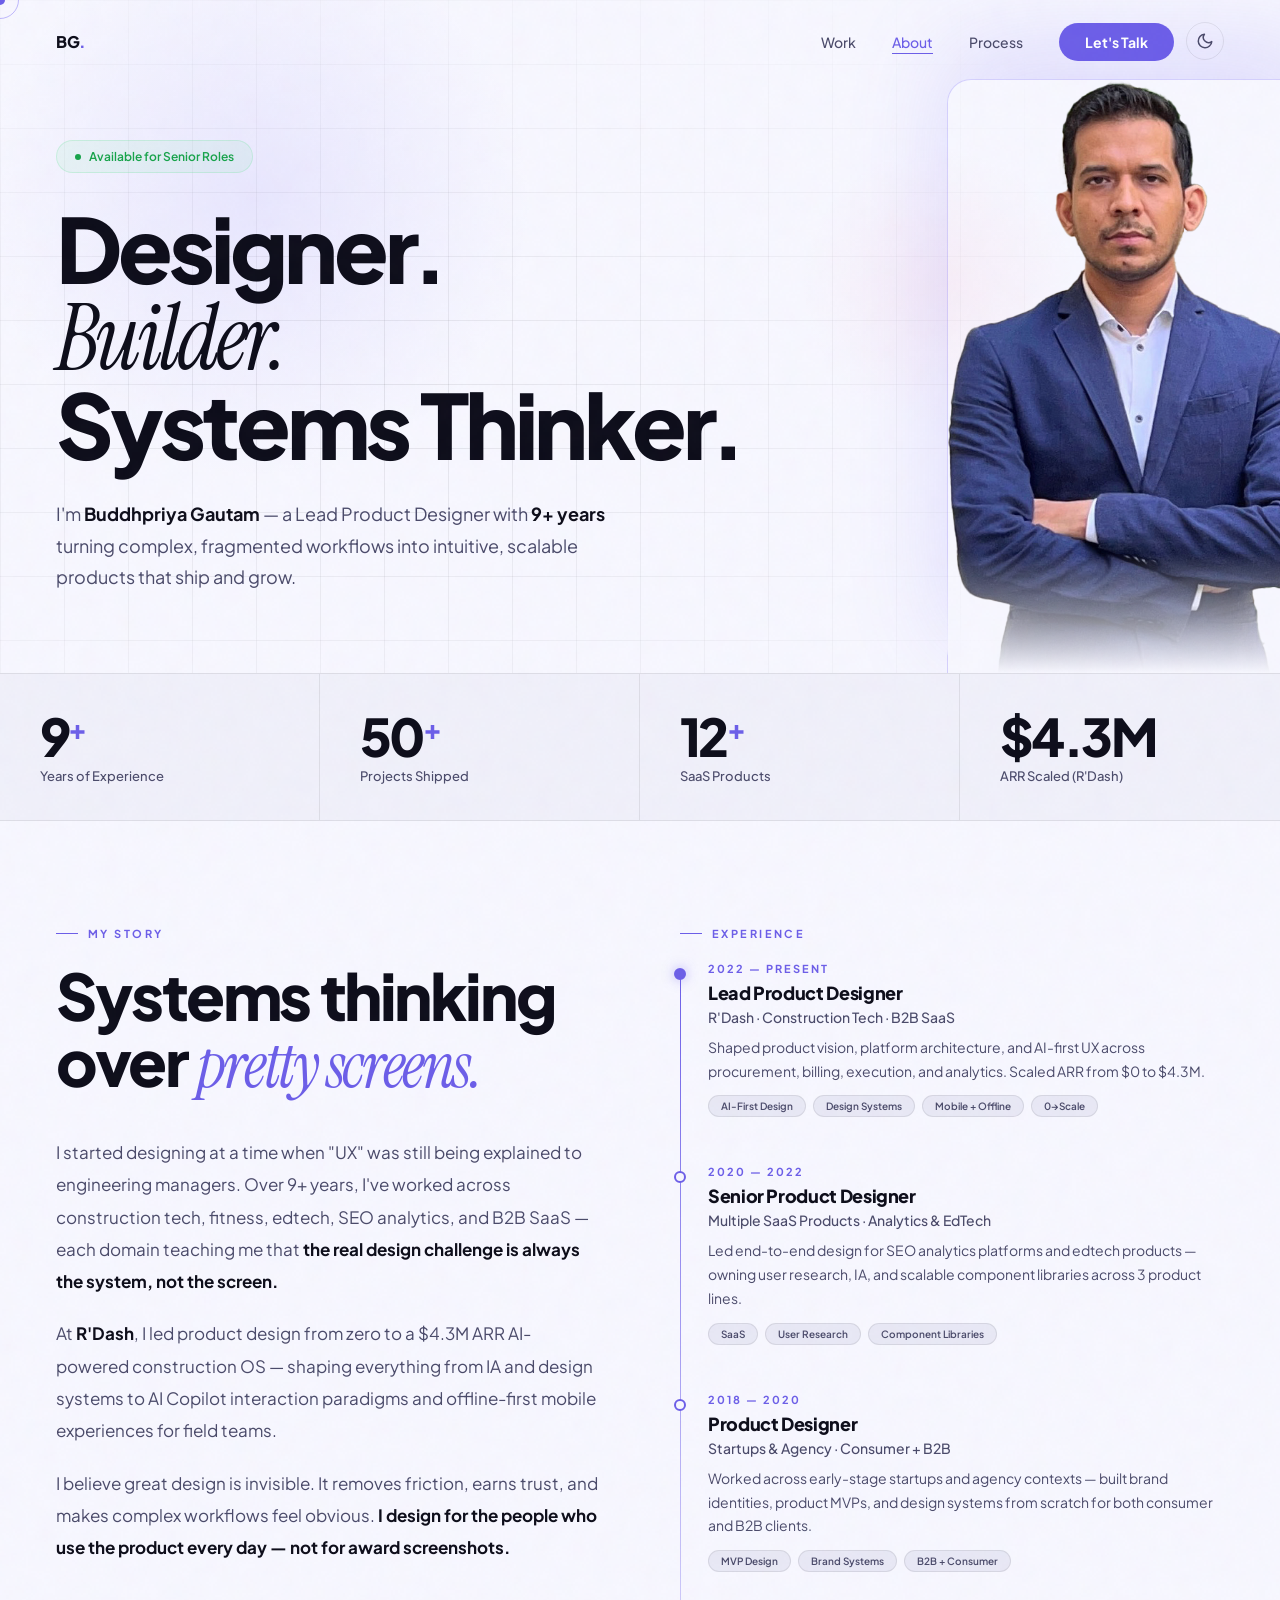
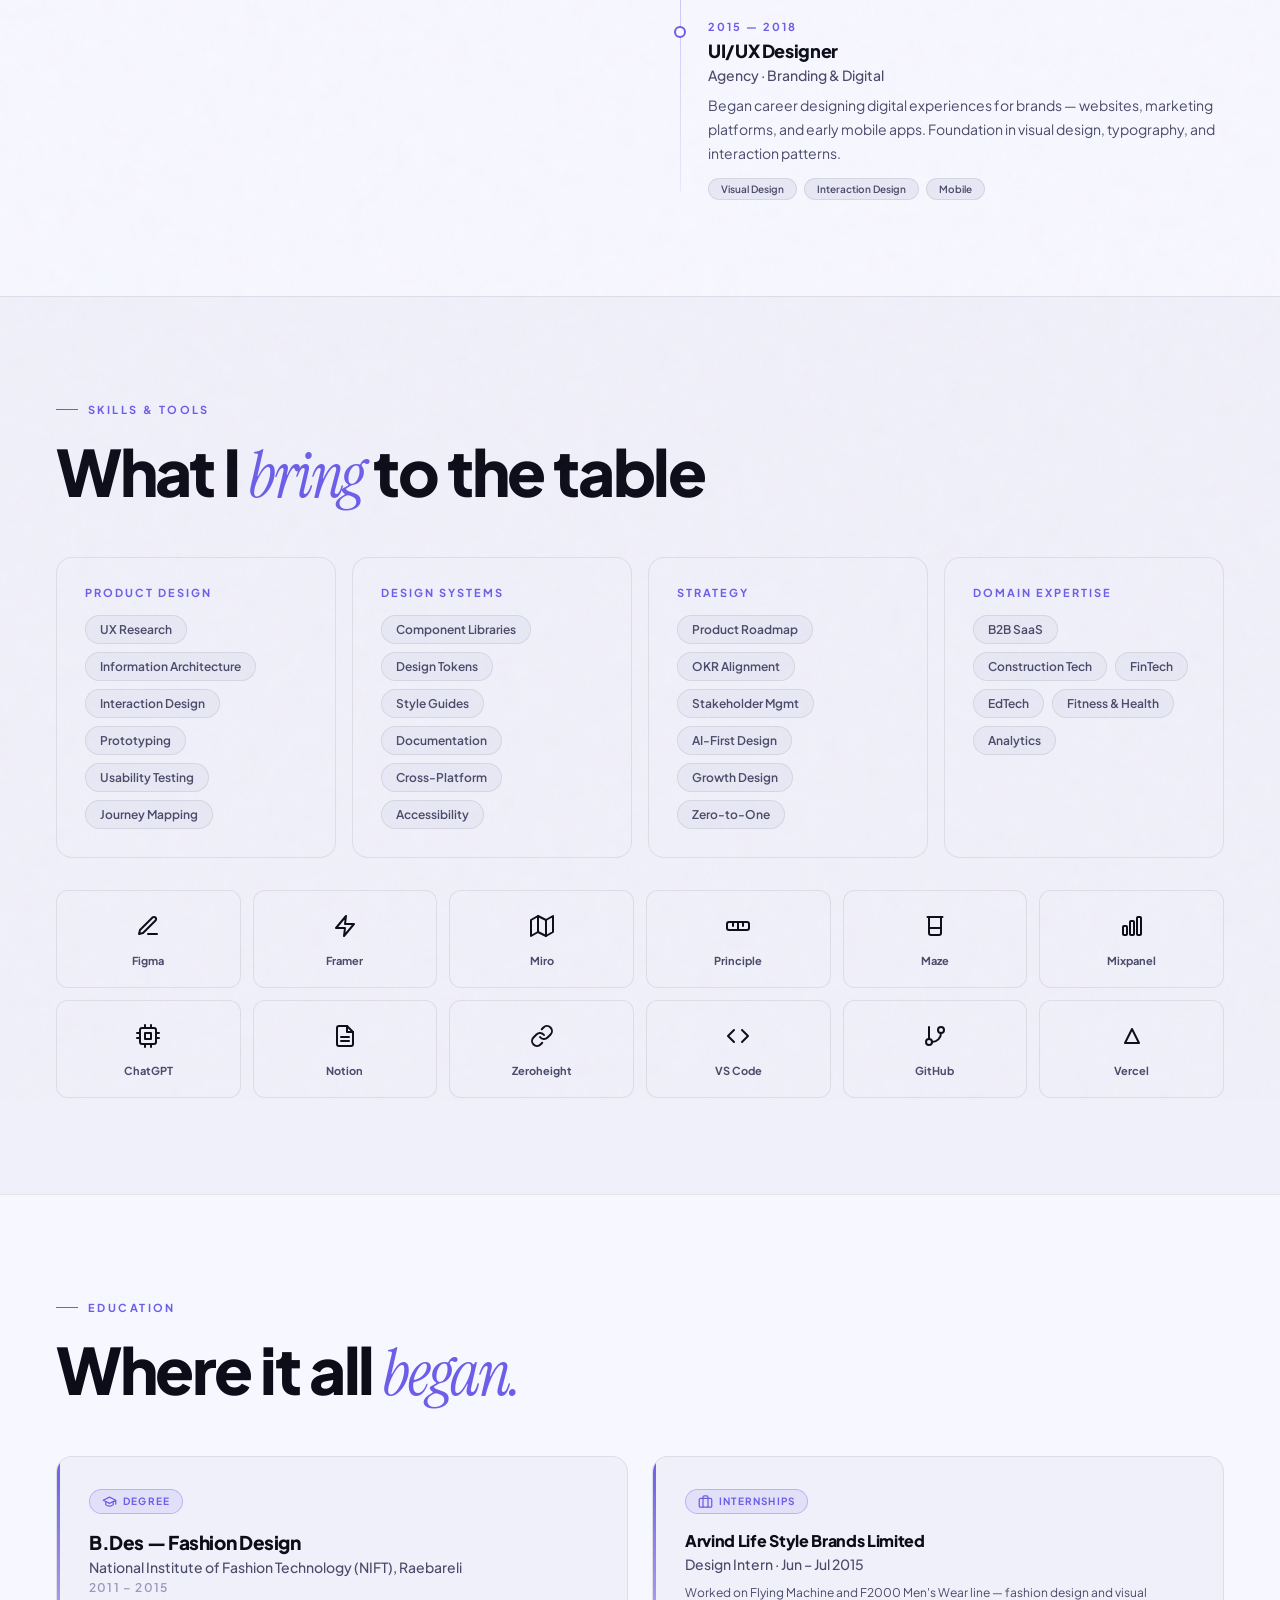
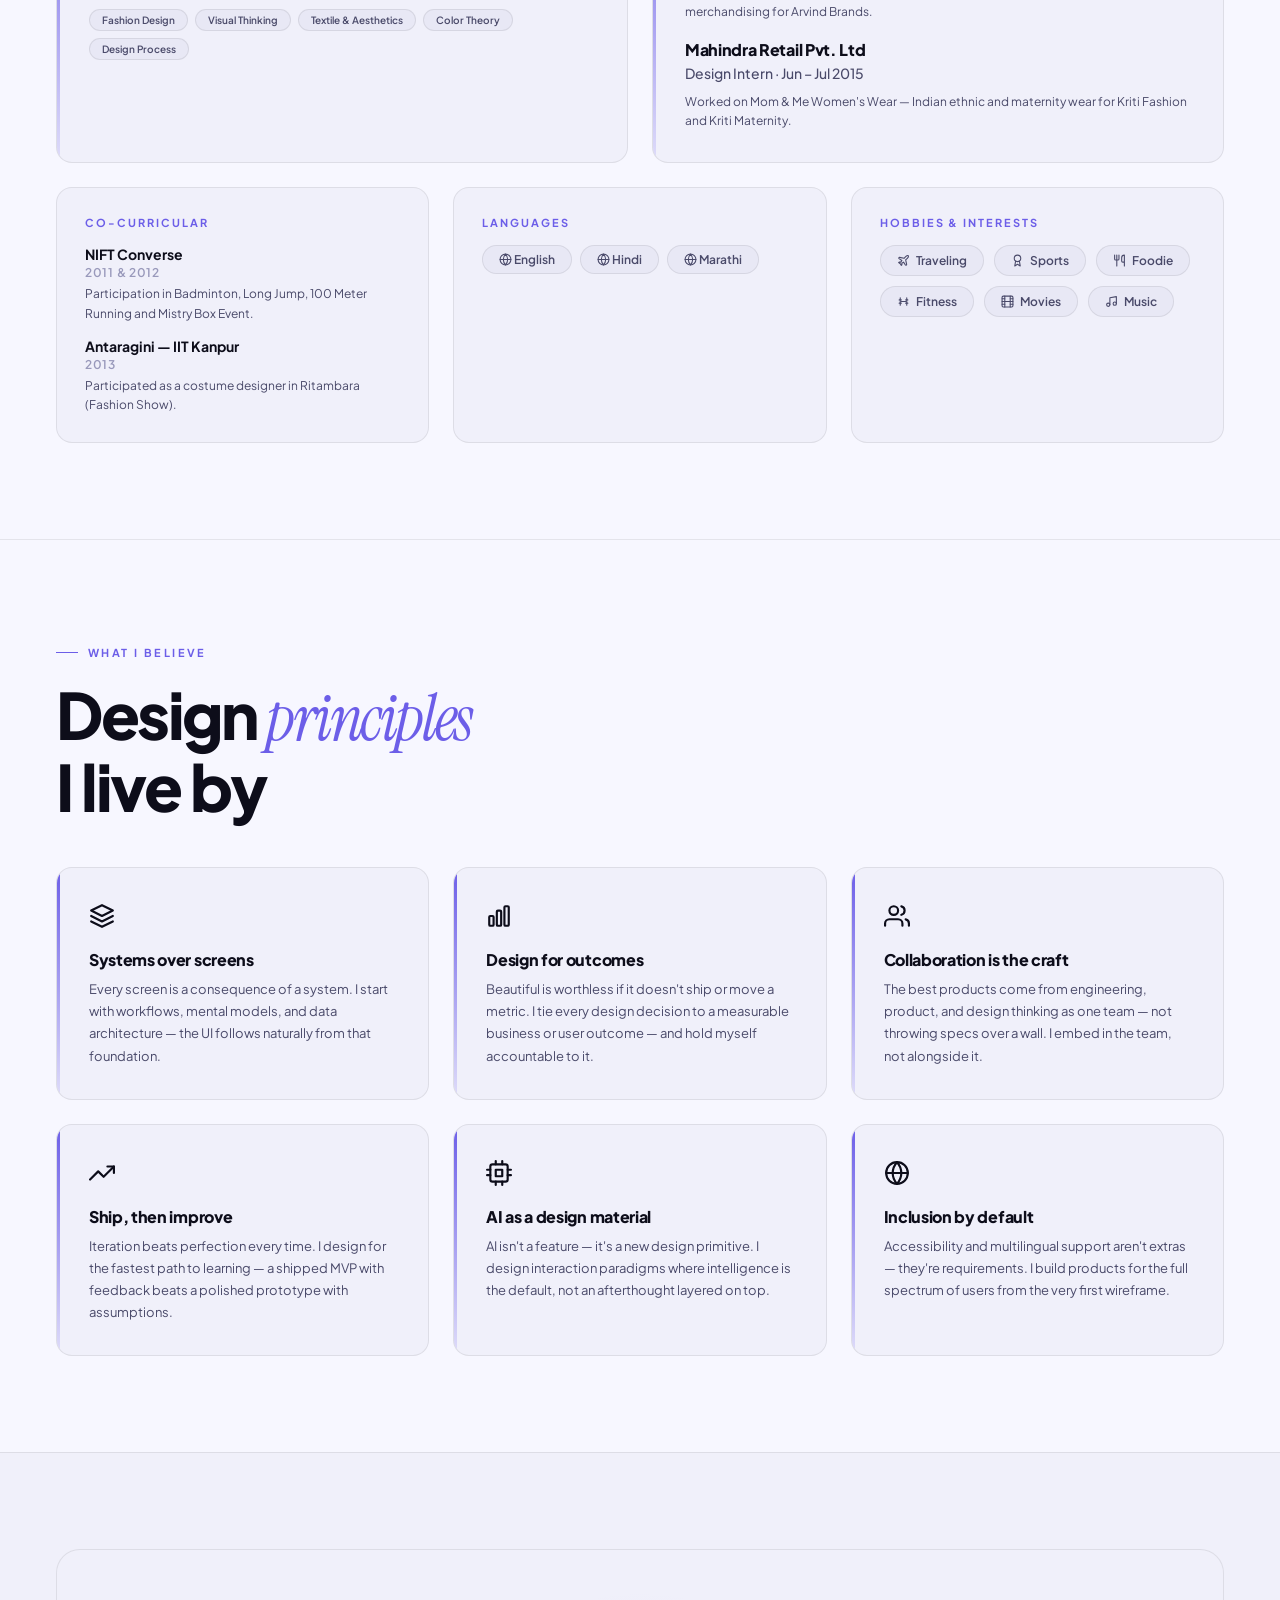
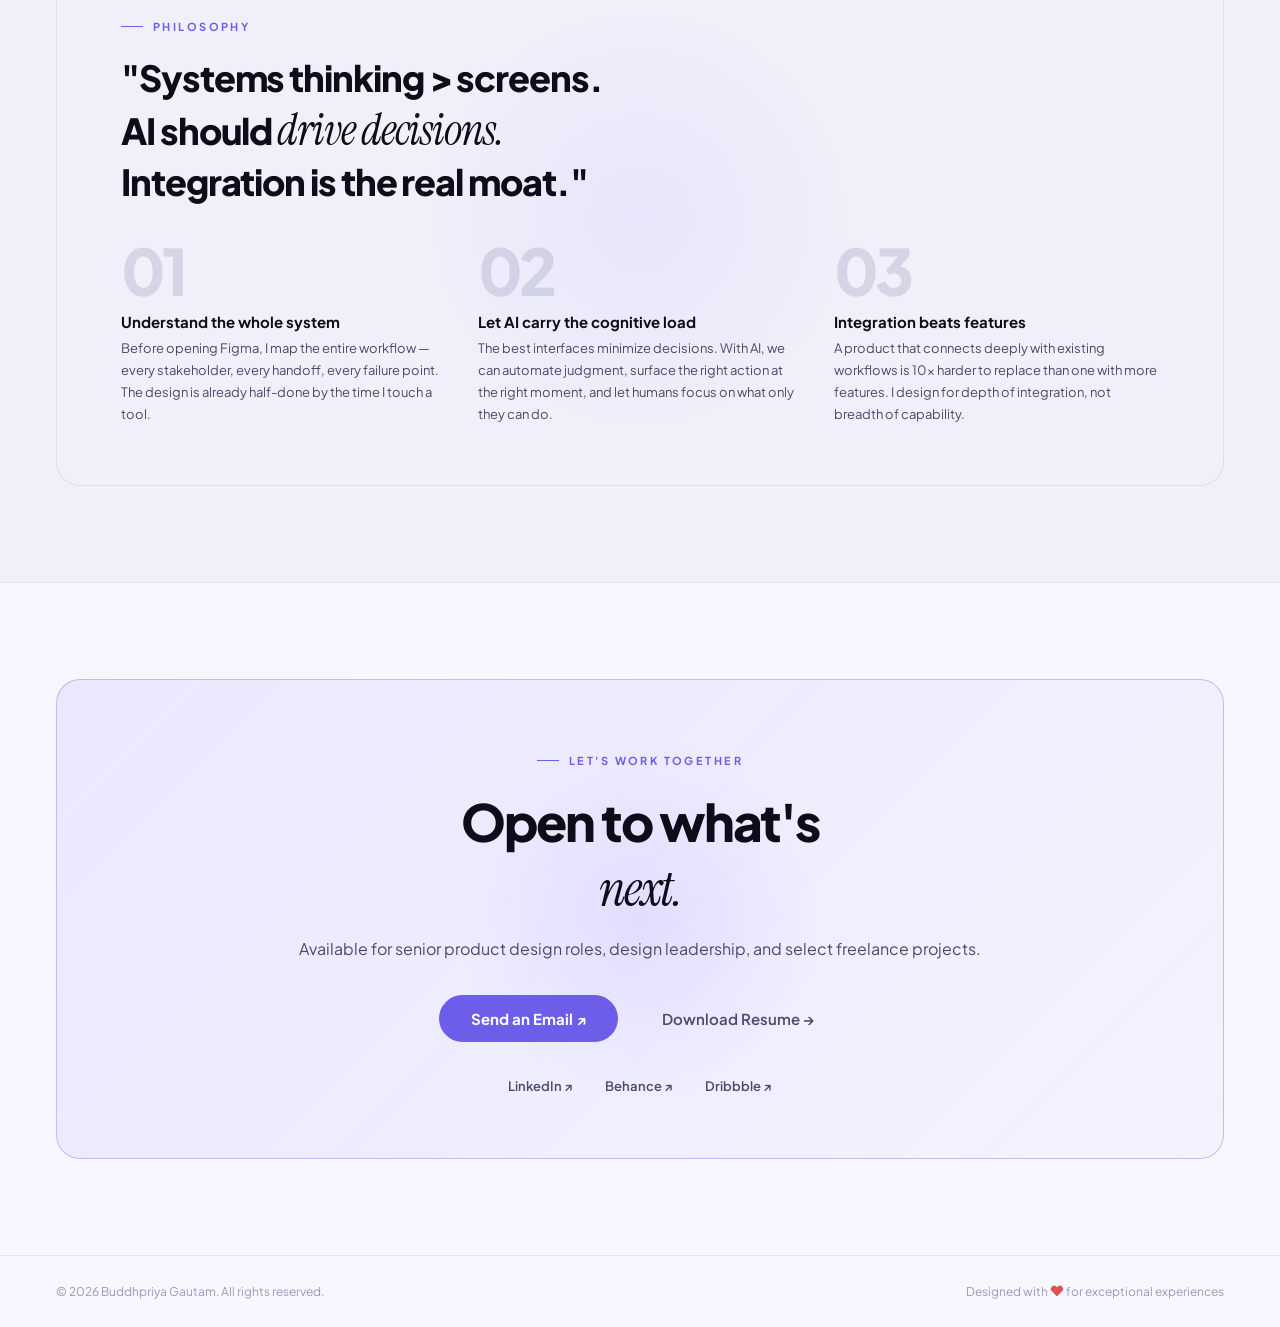
<file: about.html>
<!DOCTYPE html>
<html lang="en">
<head>
  <meta charset="UTF-8">
  <meta name="viewport" content="width=device-width, initial-scale=1.0">
  <title>About — Buddhpriya Gautam</title>
  <meta name="description" content="Lead Product Designer with 9+ years scaling SaaS platforms, design systems, and AI-first products from 0 to production.">

  <!-- PWA -->
  <link rel="manifest" href="/manifest.json">
  <meta name="theme-color" content="#7B6CF6">
  <meta name="apple-mobile-web-app-capable" content="yes">
  <meta name="apple-mobile-web-app-status-bar-style" content="black-translucent">
  <link rel="apple-touch-icon" href="/icons/apple-touch-icon.png">
  <link rel="icon" type="image/svg+xml" href="/favicon.svg">
  <link rel="icon" type="image/png" sizes="32x32" href="/icons/icon-32.png">
  <link rel="icon" type="image/png" sizes="192x192" href="/icons/icon-192.png">

  <script>(function(){var t=localStorage.getItem('theme')||(window.matchMedia('(prefers-color-scheme: light)').matches?'light':'dark');document.documentElement.setAttribute('data-theme',t);})();</script>
  <link rel="preconnect" href="https://fonts.googleapis.com">
  <link rel="preconnect" href="https://fonts.gstatic.com" crossorigin>
  <link href="https://fonts.googleapis.com/css2?family=Plus+Jakarta+Sans:ital,wght@0,300;0,400;0,500;0,600;0,700;0,800;1,400&family=Instrument+Serif:ital@0;1&display=swap" rel="stylesheet">

  <style>
    *, *::before, *::after { box-sizing: border-box; margin: 0; padding: 0; }

    :root {
      --bg:        #07070F;
      --bg2:       #0D0D1C;
      --bg3:       #131326;
      --border:    rgba(255,255,255,0.07);
      --border-hi: rgba(123,108,246,0.3);
      --accent:    #7B6CF6;
      --accent-lo: rgba(123,108,246,0.12);
      --rose:      #F06292;
      --green:     #4ADE80;
      --amber:     #FBB024;
      --text:      #EEEEF8;
      --text2:     #8888AA;
      --text3:     #3E3E60;
      --r:         16px;
      --r-sm:      8px;
      --nav-scrolled-bg: rgba(7,7,15,.85);
      --nav-mobile-bg:   rgba(7,7,15,.97);
    }

    /* ─── LIGHT MODE ─── */
    @media (prefers-color-scheme: light) {
      :root:not([data-theme="dark"]) {
        --bg:        #F7F7FF;
        --bg2:       #F0F0FA;
        --bg3:       #E8E8F5;
        --border:    rgba(0,0,0,0.08);
        --border-hi: rgba(108,94,232,0.35);
        --accent:    #6C5EE8;
        --accent-lo: rgba(108,94,232,0.10);
        --rose:      #D81B60;
        --green:     #16A34A;
        --amber:     #B45309;
        --text:      #0D0D1A;
        --text2:     #4A4A6A;
        --text3:     #9999BB;
        --nav-scrolled-bg: rgba(247,247,255,.92);
        --nav-mobile-bg:   rgba(247,247,255,.98);
      }
    }
    [data-theme="light"] {
      --bg:        #F7F7FF;
      --bg2:       #F0F0FA;
      --bg3:       #E8E8F5;
      --border:    rgba(0,0,0,0.08);
      --border-hi: rgba(108,94,232,0.35);
      --accent:    #6C5EE8;
      --accent-lo: rgba(108,94,232,0.10);
      --rose:      #D81B60;
      --green:     #16A34A;
      --amber:     #B45309;
      --text:      #0D0D1A;
      --text2:     #4A4A6A;
      --text3:     #9999BB;
      --nav-scrolled-bg: rgba(247,247,255,.92);
      --nav-mobile-bg:   rgba(247,247,255,.98);
    }

    html { scroll-behavior: smooth; scrollbar-width: thin; scrollbar-color: var(--accent) var(--bg); }
    ::-webkit-scrollbar { width: 3px; }
    ::-webkit-scrollbar-track { background: var(--bg); }
    ::-webkit-scrollbar-thumb { background: var(--accent); border-radius: 2px; }

    body {
      background: var(--bg);
      color: var(--text);
      font-family: 'Plus Jakarta Sans', sans-serif;
      overflow-x: hidden;
      cursor: none;
    }

    /* ─── GRAIN ─── */
    .grain {
      position: fixed; inset: -200%;
      width: 500%; height: 500%;
      pointer-events: none; z-index: 9997; opacity: 0.028;
      background-image: url("data:image/svg+xml,%3Csvg viewBox='0 0 256 256' xmlns='http://www.w3.org/2000/svg'%3E%3Cfilter id='n'%3E%3CfeTurbulence type='fractalNoise' baseFrequency='0.85' numOctaves='4' stitchTiles='stitch'/%3E%3C/filter%3E%3Crect width='100%25' height='100%25' filter='url(%23n)'/%3E%3C/svg%3E");
      animation: grain 0.4s steps(1) infinite;
    }
    @keyframes grain {
      0%  { transform:translate(0,0); } 10% { transform:translate(-2%,-3%); }
      20% { transform:translate(1%,2%); }  30% { transform:translate(-3%,1%); }
      40% { transform:translate(2%,-1%); } 50% { transform:translate(-1%,3%); }
      60% { transform:translate(3%,-2%); } 70% { transform:translate(-2%,2%); }
      80% { transform:translate(1%,-3%); } 90% { transform:translate(-3%,-1%); }
    }

    /* ─── SCROLL PROGRESS ─── */
    #scroll-bar {
      position: fixed; top:0; left:0;
      height: 2px; width: 0%;
      background: linear-gradient(90deg, var(--accent), var(--rose));
      z-index: 1000; transition: width .08s;
    }

    /* ─── CURSOR ─── */
    #cur, #cur-f {
      position: fixed; top:0; left:0;
      border-radius: 50%; pointer-events: none; z-index: 9999;
      transform: translate(-50%,-50%);
    }
    #cur  { width:10px; height:10px; background:var(--accent); transition:width .25s,height .25s,background .25s; }
    #cur-f{ width:38px; height:38px; border:1px solid rgba(123,108,246,.45); z-index:9998; transition:width .3s,height .3s,opacity .3s; }
    #cur.h   { width:6px; height:6px; background:var(--rose); }
    #cur-f.h { width:56px; height:56px; opacity:.5; border-color:var(--rose); }

    /* ─── NAV ─── */
    nav {
      position: fixed; top:0; left:0; right:0; z-index:100;
      padding: 22px 56px;
      display: flex; align-items: center; justify-content: space-between;
      transition: background .3s, backdrop-filter .3s, border-bottom .3s;
    }
    nav.scrolled { background:var(--nav-scrolled-bg); backdrop-filter:blur(24px); border-bottom:1px solid var(--border); }
    .nav-logo { font-size:16px; font-weight:800; letter-spacing:-.03em; text-decoration:none; color:var(--text); }
    .nav-logo em { color:var(--accent); font-style:normal; }
    .nav-right { display:flex; align-items:center; gap:12px; }
    .nav-links { display:flex; align-items:center; gap:36px; list-style:none; }
    .nav-links a { font-size:14px; font-weight:500; color:var(--text2); text-decoration:none; transition:color .2s; position:relative; }
    .nav-links a::after { content:''; position:absolute; bottom:-3px; left:0; width:0; height:1px; background:var(--accent); transition:width .3s; }
    .nav-links a:hover { color:var(--text); }
    .nav-links a:hover::after { width:100%; }
    .nav-links a.active { color:var(--accent); }
    .nav-links a.active::after { width:100%; }
    .nav-cta { padding:10px 26px !important; background:var(--accent) !important; color:#fff !important; border-radius:100px !important; font-weight:700 !important; transition:background .2s,transform .2s !important; }
    .nav-cta:hover { background:#9d91ff !important; transform:translateY(-1px) !important; }
    .nav-cta::after { display:none !important; }
    .theme-toggle { background:none; border:1px solid var(--border); color:var(--text2); width:38px; height:38px; border-radius:50%; cursor:pointer; display:flex; align-items:center; justify-content:center; flex-shrink:0; transition:color .2s,border-color .2s,background .2s; }
    .theme-toggle:hover { color:var(--text); border-color:var(--border-hi); background:var(--accent-lo); }
    .theme-toggle svg { display:block; }
    .nav-burger { display:none; flex-direction:column; justify-content:center; align-items:center; gap:5px; width:40px; height:40px; background:none; border:none; cursor:pointer; padding:4px; z-index:200; }
    .nav-burger span { display:block; width:22px; height:1.5px; background:var(--text); transition:transform .3s,opacity .3s; transform-origin:center; }
    .nav-burger.open span:nth-child(1) { transform:translateY(6.5px) rotate(45deg); }
    .nav-burger.open span:nth-child(2) { opacity:0; }
    .nav-burger.open span:nth-child(3) { transform:translateY(-6.5px) rotate(-45deg); }

    /* ─── REVEAL ─── */
    .rv { opacity:0; transform:translateY(28px); transition:opacity .85s cubic-bezier(.16,1,.3,1),transform .85s cubic-bezier(.16,1,.3,1); }
    .rv.in { opacity:1; transform:translateY(0); }
    .d1{transition-delay:.1s;} .d2{transition-delay:.2s;} .d3{transition-delay:.32s;} .d4{transition-delay:.44s;} .d5{transition-delay:.56s;}

    /* ─── SHARED UTILS ─── */
    .tag {
      display:inline-flex; align-items:center; gap:10px;
      font-size:11px; font-weight:700; letter-spacing:.22em; text-transform:uppercase;
      color:var(--accent); margin-bottom:22px;
    }
    .tag::before { content:''; width:22px; height:1px; background:var(--accent); }
    .sh { font-size:clamp(38px,5vw,68px); font-weight:800; letter-spacing:-.038em; line-height:1.04; }
    .sh .serif { font-family:'Instrument Serif',serif; font-weight:400; font-style:italic; color:var(--accent); }
    .serif { font-family:'Instrument Serif',serif; font-weight:400; font-style:italic; }
    .btn-p { padding:14px 32px; background:var(--accent); color:#fff; border-radius:100px; font-size:15px; font-weight:700; text-decoration:none; display:inline-flex; align-items:center; gap:8px; transition:transform .2s,box-shadow .2s,background .2s; }
    .btn-p:hover { transform:translateY(-2px); box-shadow:0 14px 36px rgba(123,108,246,.4); background:#9d91ff; }
    .btn-g { padding:14px 28px; color:var(--text2); border-radius:100px; font-size:15px; font-weight:600; text-decoration:none; transition:color .2s; }
    .btn-g:hover { color:var(--accent); }
    .chip { padding:7px 16px; background:var(--bg3); border:1px solid var(--border); border-radius:100px; font-size:12px; font-weight:600; color:var(--text2); transition:border-color .25s,color .25s; }
    .chip:hover { border-color:var(--accent); color:var(--accent); }

    /* ─── HERO ─── */
    .about-hero {
      min-height: 60vh;
      padding: 140px 56px 80px;
      position: relative;
      overflow: hidden;
      display: flex;
      align-items: flex-end;
    }
    .about-hero-bg {
      position: absolute; inset:0;
      background-image: linear-gradient(var(--border) 1px,transparent 1px), linear-gradient(90deg,var(--border) 1px,transparent 1px);
      background-size: 64px 64px;
      mask-image: radial-gradient(ellipse 70% 80% at 30% 60%, black, transparent);
    }
    .about-hero-glow {
      position:absolute; width:600px; height:600px;
      background:radial-gradient(circle,rgba(123,108,246,.12) 0%,transparent 65%);
      top:30%; left:20%; transform:translate(-50%,-50%); pointer-events:none;
    }
    .about-hero-glow2 {
      position:absolute; width:300px; height:300px;
      background:radial-gradient(circle,rgba(240,98,146,.07) 0%,transparent 65%);
      top:20%; right:15%; pointer-events:none;
    }
    .about-hero-inner { position:relative; z-index:1; max-width:860px; }
    .about-hero-badge {
      display:inline-flex; align-items:center; gap:8px;
      padding:8px 18px; background:rgba(74,222,128,.08); border:1px solid rgba(74,222,128,.2);
      border-radius:100px; font-size:12px; font-weight:600; color:var(--green);
      margin-bottom:32px; width:fit-content;
    }
    .about-hero-badge::before { content:''; width:6px; height:6px; background:var(--green); border-radius:50%; animation:pulse 2s infinite; }
    @keyframes pulse { 0%,100%{opacity:1;transform:scale(1);} 50%{opacity:.4;transform:scale(.8);} }
    .about-hl { font-size:clamp(48px,7vw,96px); font-weight:800; line-height:.95; letter-spacing:-.045em; margin-bottom:32px; }
    .about-sub { font-size:18px; line-height:1.75; color:var(--text2); max-width:560px; }
    .about-sub strong { color:var(--text); }

    /* ─── STAT BAR ─── */
    .stat-bar {
      display:grid; grid-template-columns:repeat(4,1fr);
      border-top:1px solid var(--border); border-bottom:1px solid var(--border);
      background:var(--bg2);
    }
    .stat-bar-c {
      padding:36px 40px;
      border-right:1px solid var(--border);
    }
    .stat-bar-c:last-child { border-right:none; }
    .stat-big { font-size:52px; font-weight:800; letter-spacing:-.05em; line-height:1; color:var(--text); margin-bottom:6px; }
    .stat-big sup { font-size:28px; color:var(--accent); }
    .stat-lbl { font-size:13px; color:var(--text2); font-weight:500; }

    /* ─── SECTIONS ─── */
    .about-sec { padding:96px 56px; }
    .about-sec + .about-sec { border-top:1px solid var(--border); }
    .about-sec-inner { max-width:1200px; margin:0 auto; }
    .two-col { display:grid; grid-template-columns:1fr 1fr; gap:80px; align-items:start; }
    .three-col { display:grid; grid-template-columns:repeat(3,1fr); gap:24px; }
    .four-col { display:grid; grid-template-columns:repeat(4,1fr); gap:16px; }

    /* ─── STORY ─── */
    .story-p { font-size:17px; line-height:1.9; color:var(--text2); margin-bottom:20px; }
    .story-p:last-child { margin-bottom:0; }
    .story-p strong { color:var(--text); }

    /* ─── TIMELINE ─── */
    .timeline { position:relative; padding-left:28px; }
    .timeline::before { content:''; position:absolute; left:0; top:8px; bottom:8px; width:1px; background:linear-gradient(180deg,var(--accent),rgba(123,108,246,.1)); }
    .tl-item { position:relative; margin-bottom:48px; }
    .tl-item:last-child { margin-bottom:0; }
    .tl-dot { position:absolute; left:-34px; top:6px; width:12px; height:12px; border-radius:50%; background:var(--bg); border:2px solid var(--accent); }
    .tl-dot.now { background:var(--accent); box-shadow:0 0 12px rgba(123,108,246,.5); }
    .tl-year { font-size:11px; font-weight:700; letter-spacing:.18em; text-transform:uppercase; color:var(--accent); margin-bottom:6px; }
    .tl-role { font-size:18px; font-weight:800; letter-spacing:-.02em; margin-bottom:4px; }
    .tl-co { font-size:14px; color:var(--text2); font-weight:500; margin-bottom:10px; }
    .tl-desc { font-size:14px; line-height:1.7; color:var(--text2); }
    .tl-tags { display:flex; flex-wrap:wrap; gap:7px; margin-top:12px; }
    .tl-tag { padding:4px 12px; background:var(--bg3); border:1px solid var(--border); border-radius:100px; font-size:10px; font-weight:600; color:var(--text2); }

    /* ─── SKILLS ─── */
    .skill-group { background:var(--bg2); border:1px solid var(--border); border-radius:var(--r); padding:28px; transition:border-color .3s; }
    .skill-group:hover { border-color:var(--border-hi); }
    .skill-group-title { font-size:11px; font-weight:700; letter-spacing:.18em; text-transform:uppercase; color:var(--accent); margin-bottom:16px; }
    .skill-list { display:flex; flex-wrap:wrap; gap:8px; }
    .skill-tag { padding:6px 14px; background:var(--bg3); border:1px solid var(--border); border-radius:100px; font-size:12px; font-weight:600; color:var(--text2); }

    /* ─── EDUCATION ─── */
    .edu-grid { display:grid; grid-template-columns:1fr 1fr; gap:24px; }
    .edu-c {
      background:var(--bg2); border:1px solid var(--border);
      border-radius:var(--r); padding:32px;
      transition:border-color .3s;
      position:relative; overflow:hidden;
    }
    .edu-c::before { content:''; position:absolute; top:0; left:0; width:3px; height:100%; background:linear-gradient(180deg,var(--accent),rgba(123,108,246,.15)); }
    .edu-c:hover { border-color:var(--border-hi); }
    .edu-badge {
      display:inline-flex; align-items:center; gap:6px;
      padding:4px 12px; background:var(--accent-lo); border:1px solid var(--border-hi);
      border-radius:100px; font-size:10px; font-weight:700;
      letter-spacing:.12em; text-transform:uppercase; color:var(--accent);
      margin-bottom:16px;
    }
    .edu-degree { font-size:19px; font-weight:800; letter-spacing:-.02em; margin-bottom:4px; }
    .edu-inst { font-size:14px; color:var(--text2); font-weight:500; margin-bottom:4px; }
    .edu-year { font-size:12px; color:var(--text3); font-weight:600; letter-spacing:.1em; margin-bottom:14px; }
    .edu-tags { display:flex; flex-wrap:wrap; gap:7px; }
    .edu-tag { padding:4px 12px; background:var(--bg3); border:1px solid var(--border); border-radius:100px; font-size:10px; font-weight:600; color:var(--text2); }

    .extra-grid { display:grid; grid-template-columns:1fr 1fr 1fr; gap:24px; margin-top:24px; }
    .extra-c {
      background:var(--bg2); border:1px solid var(--border);
      border-radius:var(--r); padding:28px;
      transition:border-color .3s,background .3s;
    }
    .extra-c:hover { border-color:var(--border-hi); background:rgba(123,108,246,.03); }
    .extra-title { font-size:11px; font-weight:700; letter-spacing:.18em; text-transform:uppercase; color:var(--accent); margin-bottom:16px; }
    .extra-item { display:flex; flex-direction:column; margin-bottom:14px; }
    .extra-item:last-child { margin-bottom:0; }
    .extra-item-name { font-size:14px; font-weight:700; margin-bottom:2px; }
    .extra-item-sub { font-size:12px; color:var(--text3); font-weight:600; margin-bottom:4px; letter-spacing:.06em; }
    .extra-item-desc { font-size:12px; color:var(--text2); line-height:1.6; }
    .lang-list { display:flex; flex-wrap:wrap; gap:8px; }
    .lang-tag { padding:6px 16px; background:var(--bg3); border:1px solid var(--border); border-radius:100px; font-size:12px; font-weight:600; color:var(--text2); }
    .hobby-list { display:flex; flex-wrap:wrap; gap:10px; }
    .hobby-tag { padding:7px 16px; background:var(--bg3); border:1px solid var(--border); border-radius:100px; font-size:12px; font-weight:600; color:var(--text2); display:flex; align-items:center; gap:6px; }

    /* ─── VALUES ─── */
    .value-c {
      background:var(--bg2); border:1px solid var(--border);
      border-radius:var(--r); padding:32px;
      transition:border-color .3s,background .3s;
      position:relative; overflow:hidden;
    }
    .value-c::before { content:''; position:absolute; top:0; left:0; width:3px; height:100%; background:linear-gradient(180deg,var(--accent),rgba(123,108,246,.15)); }
    .value-c:hover { border-color:var(--border-hi); background:rgba(123,108,246,.03); }
    .value-ic { font-size:28px; margin-bottom:14px; }
    .value-t { font-size:16px; font-weight:800; letter-spacing:-.02em; margin-bottom:8px; }
    .value-p { font-size:13px; color:var(--text2); line-height:1.7; }

    /* ─── PHILOSOPHY ─── */
    .phil-wrap { background:var(--bg2); border:1px solid var(--border); border-radius:24px; padding:60px 64px; position:relative; overflow:hidden; }
    .phil-glow { position:absolute; width:500px; height:500px; background:radial-gradient(circle,rgba(123,108,246,.08) 0%,transparent 65%); top:50%; left:50%; transform:translate(-50%,-50%); pointer-events:none; }
    .phil-q { font-size:clamp(22px,3vw,36px); font-weight:800; letter-spacing:-.03em; line-height:1.3; margin-bottom:32px; }
    .phil-q .serif { font-size:clamp(26px,3.5vw,44px); }
    .phil-items { display:grid; grid-template-columns:repeat(3,1fr); gap:32px; }
    .phil-item-num { font-size:64px; font-weight:800; letter-spacing:-.06em; color:var(--text3); opacity:.3; line-height:1; margin-bottom:10px; }
    .phil-item-t { font-size:15px; font-weight:700; margin-bottom:6px; }
    .phil-item-p { font-size:13px; color:var(--text2); line-height:1.7; }

    /* ─── TOOLS ─── */
    .tool-grid { display:grid; grid-template-columns:repeat(6,1fr); gap:12px; }
    .tool-c {
      background:var(--bg2); border:1px solid var(--border);
      border-radius:12px; padding:20px 16px;
      display:flex; flex-direction:column; align-items:center; gap:10px;
      transition:border-color .3s,background .3s;
      text-align:center;
    }
    .tool-c:hover { border-color:var(--border-hi); background:rgba(123,108,246,.04); }
    .tool-ic { font-size:26px; }
    .tool-name { font-size:11px; font-weight:700; color:var(--text2); }

    /* ─── CTA ─── */
    .about-cta {
      background:linear-gradient(135deg,rgba(123,108,246,.1),rgba(123,108,246,.03));
      border:1px solid var(--border-hi);
      border-radius:24px; padding:64px;
      text-align:center; position:relative; overflow:hidden;
    }
    .cta-glow { position:absolute; width:400px; height:400px; background:radial-gradient(circle,rgba(123,108,246,.12) 0%,transparent 65%); top:50%; left:50%; transform:translate(-50%,-50%); pointer-events:none; }
    .cta-t { font-size:clamp(28px,4vw,52px); font-weight:800; letter-spacing:-.04em; margin-bottom:16px; }
    .cta-p { font-size:16px; color:var(--text2); margin-bottom:36px; }
    .cta-btns { display:flex; align-items:center; justify-content:center; gap:16px; }

    /* ─── FOOTER ─── */
    footer { border-top:1px solid var(--border); padding:28px 56px; display:flex; align-items:center; justify-content:space-between; }
    .fc { font-size:12px; color:var(--text3); }
    .fc em { color:var(--accent); font-style:normal; }

    /* ─── HERO CANVAS ─── */
    .hero-canvas{position:absolute;right:0;top:0;width:52%;height:100%;pointer-events:none;overflow:visible;z-index:0}
    .hc-svg{position:absolute;inset:0;width:100%;height:100%;pointer-events:none}
    .hc-node{position:absolute;pointer-events:all;translate:var(--hx,0px) var(--hy,0px);transition:translate 1.2s cubic-bezier(.16,1,.3,1);opacity:0;animation:hcIn .8s ease forwards}
    .hc-node:nth-child(2){animation-delay:1.4s}.hc-node:nth-child(3){animation-delay:1.65s}.hc-node:nth-child(4){animation-delay:1.9s}.hc-node:nth-child(5){animation-delay:2.15s}.hc-node:nth-child(6){animation-delay:2.4s}
    @keyframes hcIn{from{opacity:0;transform:translateY(16px)}to{opacity:1;transform:translateY(0)}}
    @keyframes hcF1{0%,100%{transform:translateY(0)}50%{transform:translateY(-10px)}}
    @keyframes hcF2{0%,100%{transform:translateY(-6px)}50%{transform:translateY(8px)}}
    @keyframes hcF3{0%,100%{transform:translateY(0)}50%{transform:translateY(-7px)}}
    .hc-card{background:rgba(13,13,28,.76);backdrop-filter:blur(22px);-webkit-backdrop-filter:blur(22px);border:1px solid rgba(123,108,246,.22);border-radius:16px;padding:16px 18px;box-shadow:0 8px 40px rgba(0,0,0,.45),inset 0 1px 0 rgba(255,255,255,.055);animation-duration:5.5s;animation-timing-function:ease-in-out;animation-iteration-count:infinite}
    .hc-chip{font-size:9px;font-weight:700;letter-spacing:.2em;text-transform:uppercase;color:var(--accent);margin-bottom:11px;display:flex;align-items:center;gap:7px}
    .hc-chip::before{content:'';width:14px;height:1px;background:var(--accent)}
    .hc-aa{font-size:50px;font-weight:800;line-height:1;letter-spacing:-.04em;color:var(--text);margin-bottom:3px}
    .hc-font-name{font-size:10px;font-weight:500;color:var(--text3);margin-bottom:11px}
    .hc-scale{display:flex;align-items:baseline;gap:10px}
    .hc-swatches{display:flex;gap:6px;margin-bottom:10px}
    .hc-sw{width:28px;height:28px;border-radius:8px;transition:transform .18s,box-shadow .18s;cursor:default}
    .hc-sw:hover{transform:scale(1.18);box-shadow:0 4px 14px rgba(0,0,0,.5)}
    .hc-token-name{font-size:10px;font-family:monospace;color:var(--text3)}
    .hc-layer-row{display:flex;align-items:center;gap:8px;font-size:11px;font-weight:500;color:var(--text2);padding:5px 8px;border-radius:6px;margin-bottom:2px}
    .hc-layer-sel{background:var(--accent-lo);color:var(--text)}
    .hc-ico{width:14px;height:14px;color:var(--text3);flex-shrink:0}
    .hc-layer-sel .hc-ico{color:var(--accent)}
    .hc-demo-btn{width:100%;padding:9px 18px;background:var(--accent);color:#fff;border:none;border-radius:100px;font-size:12px;font-weight:700;font-family:inherit;cursor:pointer;transition:transform .18s,box-shadow .18s;margin-bottom:10px}
    .hc-demo-btn:hover{transform:translateY(-2px);box-shadow:0 8px 24px rgba(123,108,246,.5)}
    .hc-state-row{display:flex;gap:6px}
    .hc-state{font-size:9px;font-weight:600;letter-spacing:.06em;padding:3px 8px;border-radius:100px;border:1px solid var(--border);color:var(--text3)}
    .hc-state-hov{border-color:var(--accent);color:var(--accent);background:var(--accent-lo)}
    .hc-met-grid{display:flex;gap:18px}.hc-met{text-align:center}
    .hc-met-v{font-size:22px;font-weight:800;letter-spacing:-.04em;color:var(--accent);line-height:1;margin-bottom:4px}
    .hc-met-l{font-size:9px;font-weight:600;letter-spacing:.08em;text-transform:uppercase;color:var(--text3)}
    @media(max-width:900px){.hero-canvas{display:none}}

    /* ─── ABOUT PHOTO ─── */
    .about-photo-frame {
      position: absolute;
      bottom: 0;
      left: 50%;
      transform: translateX(-50%);
      width: 380px;
      z-index: 0;
      opacity: 0;
      animation: hcIn 0.8s ease 0.8s forwards;
    }
    .about-photo {
      width: 100%;
      display: block;
      border-radius: 24px 24px 0 0;
      border: 1px solid rgba(123,108,246,0.28);
      border-bottom: none;
      box-shadow: 0 -32px 100px rgba(123,108,246,0.2), 0 0 0 1px rgba(255,255,255,0.04) inset;
      object-fit: cover;
      object-position: top center;
    }
    .about-photo-fade {
      position: absolute;
      bottom: 0; left: 0; right: 0;
      height: 120px;
      background: linear-gradient(to top, var(--bg), transparent);
      border-radius: 0 0 24px 24px;
      pointer-events: none;
    }

    /* ─── MOBILE ─── */
    @media (max-width:768px) {
      #cur, #cur-f { display:none; }
      body { cursor:auto; }
      nav { padding:18px 24px; }
      .nav-burger { display:flex; }
      .nav-links { position:fixed; top:0; left:0; right:0; bottom:0; background:var(--nav-mobile-bg); backdrop-filter:blur(24px); flex-direction:column; align-items:center; justify-content:center; gap:40px; z-index:150; transform:translateX(100%); transition:transform .4s cubic-bezier(.16,1,.3,1); pointer-events:none; }
      .nav-links.open { transform:translateX(0); pointer-events:all; }
      .nav-links a { font-size:22px; font-weight:700; color:var(--text); }
      .about-hero { padding:120px 24px 60px; min-height:auto; }
      .about-hl { font-size:clamp(40px,12vw,64px); }
      .about-sub { font-size:16px; }
      .stat-bar { grid-template-columns:1fr 1fr; }
      .stat-bar-c { padding:24px; }
      .stat-bar-c:nth-child(2) { border-right:none; }
      .about-sec { padding:64px 24px; }
      .two-col { grid-template-columns:1fr; gap:48px; }
      .three-col { grid-template-columns:1fr; }
      .four-col { grid-template-columns:1fr 1fr; }
      .phil-wrap { padding:36px 24px; }
      .phil-items { grid-template-columns:1fr; gap:24px; }
      .tool-grid { grid-template-columns:repeat(3,1fr); }
      .edu-grid { grid-template-columns:1fr; }
      .extra-grid { grid-template-columns:1fr; }
      .about-cta { padding:40px 24px; }
      .cta-btns { flex-direction:column; }
      footer { padding:24px; flex-direction:column; gap:8px; text-align:center; }
    }
    @media (max-width:480px) {
      .stat-bar { grid-template-columns:1fr 1fr; }
      .four-col { grid-template-columns:1fr 1fr; }
      .tool-grid { grid-template-columns:repeat(3,1fr); }
    }
  </style>
</head>
<body>

  <div class="grain"></div>
  <div id="scroll-bar"></div>
  <div id="cur"></div>
  <div id="cur-f"></div>

  <!-- Nav -->
  <nav id="nav">
    <a href="/" class="nav-logo">BG<em>.</em></a>
    <div class="nav-right">
      <ul class="nav-links" id="nav-links">
      <li><a href="/work.html">Work</a></li>
      <li><a href="/about.html" class="active">About</a></li>
      <li><a href="/#process">Process</a></li>
      <li><a href="/#contact" class="nav-cta">Let's Talk</a></li>
    </ul>
    <button class="theme-toggle" id="theme-toggle" aria-label="Toggle theme"></button>
    <button class="nav-burger" id="nav-burger" aria-label="Toggle menu">
      <span></span><span></span><span></span>
    </button>
    </div>
  </nav>

  <!-- ═══ HERO ═══ -->
  <div class="about-hero">
    <div class="about-hero-bg"></div>
    <div class="about-hero-glow"></div>
    <div class="about-hero-glow2"></div>
    <div class="hero-canvas" id="heroCanvas" aria-hidden="true">
      <div class="about-photo-frame">
        <img src="/images/Buddhpriya_Gautam.png" alt="Buddhpriya Gautam" class="about-photo">
        <div class="about-photo-fade"></div>
      </div>
    </div>
    <div class="about-hero-inner">
      <div class="about-hero-badge">Available for Senior Roles</div>
      <h1 class="about-hl rv">
        Designer.<br><span class="serif">Builder.</span><br>Systems&nbsp;Thinker.
      </h1>
      <p class="about-sub rv d1">
        I'm <strong>Buddhpriya Gautam</strong> — a Lead Product Designer with <strong>9+ years</strong> turning complex, fragmented workflows into intuitive, scalable products that ship and grow.
      </p>
    </div>
  </div>

  <!-- ═══ STATS ═══ -->
  <div class="stat-bar">
    <div class="stat-bar-c rv">
      <div class="stat-big"><span class="cnt" data-t="9">0</span><sup>+</sup></div>
      <div class="stat-lbl">Years of Experience</div>
    </div>
    <div class="stat-bar-c rv d1">
      <div class="stat-big"><span class="cnt" data-t="50">0</span><sup>+</sup></div>
      <div class="stat-lbl">Projects Shipped</div>
    </div>
    <div class="stat-bar-c rv d2">
      <div class="stat-big"><span class="cnt" data-t="12">0</span><sup>+</sup></div>
      <div class="stat-lbl">SaaS Products</div>
    </div>
    <div class="stat-bar-c rv d3">
      <div class="stat-big">$4.3M</div>
      <div class="stat-lbl">ARR Scaled (R'Dash)</div>
    </div>
  </div>

  <!-- ═══ STORY ═══ -->
  <section class="about-sec">
    <div class="about-sec-inner">
      <div class="two-col">
        <div>
          <div class="tag rv">My Story</div>
          <h2 class="sh rv d1" style="margin-bottom:36px">
            Systems thinking<br>over <span class="serif">pretty screens.</span>
          </h2>
          <p class="story-p rv d2">
            I started designing at a time when "UX" was still being explained to engineering managers. Over 9+ years, I've worked across construction tech, fitness, edtech, SEO analytics, and B2B SaaS — each domain teaching me that <strong>the real design challenge is always the system, not the screen.</strong>
          </p>
          <p class="story-p rv d3">
            At <strong>R'Dash</strong>, I led product design from zero to a $4.3M ARR AI-powered construction OS — shaping everything from IA and design systems to AI Copilot interaction paradigms and offline-first mobile experiences for field teams.
          </p>
          <p class="story-p rv d4">
            I believe great design is invisible. It removes friction, earns trust, and makes complex workflows feel obvious. <strong>I design for the people who use the product every day — not for award screenshots.</strong>
          </p>
        </div>
        <div>
          <div class="tag rv">Experience</div>
          <div class="timeline rv d1">
            <div class="tl-item">
              <div class="tl-dot now"></div>
              <div class="tl-year">2022 — Present</div>
              <div class="tl-role">Lead Product Designer</div>
              <div class="tl-co">R'Dash · Construction Tech · B2B SaaS</div>
              <div class="tl-desc">Shaped product vision, platform architecture, and AI-first UX across procurement, billing, execution, and analytics. Scaled ARR from $0 to $4.3M.</div>
              <div class="tl-tags">
                <span class="tl-tag">AI-First Design</span>
                <span class="tl-tag">Design Systems</span>
                <span class="tl-tag">Mobile + Offline</span>
                <span class="tl-tag">0→Scale</span>
              </div>
            </div>
            <div class="tl-item">
              <div class="tl-dot"></div>
              <div class="tl-year">2020 — 2022</div>
              <div class="tl-role">Senior Product Designer</div>
              <div class="tl-co">Multiple SaaS Products · Analytics & EdTech</div>
              <div class="tl-desc">Led end-to-end design for SEO analytics platforms and edtech products — owning user research, IA, and scalable component libraries across 3 product lines.</div>
              <div class="tl-tags">
                <span class="tl-tag">SaaS</span>
                <span class="tl-tag">User Research</span>
                <span class="tl-tag">Component Libraries</span>
              </div>
            </div>
            <div class="tl-item">
              <div class="tl-dot"></div>
              <div class="tl-year">2018 — 2020</div>
              <div class="tl-role">Product Designer</div>
              <div class="tl-co">Startups & Agency · Consumer + B2B</div>
              <div class="tl-desc">Worked across early-stage startups and agency contexts — built brand identities, product MVPs, and design systems from scratch for both consumer and B2B clients.</div>
              <div class="tl-tags">
                <span class="tl-tag">MVP Design</span>
                <span class="tl-tag">Brand Systems</span>
                <span class="tl-tag">B2B + Consumer</span>
              </div>
            </div>
            <div class="tl-item">
              <div class="tl-dot"></div>
              <div class="tl-year">2015 — 2018</div>
              <div class="tl-role">UI/UX Designer</div>
              <div class="tl-co">Agency · Branding & Digital</div>
              <div class="tl-desc">Began career designing digital experiences for brands — websites, marketing platforms, and early mobile apps. Foundation in visual design, typography, and interaction patterns.</div>
              <div class="tl-tags">
                <span class="tl-tag">Visual Design</span>
                <span class="tl-tag">Interaction Design</span>
                <span class="tl-tag">Mobile</span>
              </div>
            </div>
          </div>
        </div>
      </div>
    </div>
  </section>

  <!-- ═══ SKILLS ═══ -->
  <section class="about-sec" style="background:var(--bg2)">
    <div class="about-sec-inner">
      <div class="tag rv">Skills & Tools</div>
      <h2 class="sh rv d1" style="margin-bottom:48px">What I <span class="serif">bring</span> to the table</h2>
      <div class="four-col" style="margin-bottom:32px">
        <div class="skill-group rv">
          <div class="skill-group-title">Product Design</div>
          <div class="skill-list">
            <span class="skill-tag">UX Research</span>
            <span class="skill-tag">Information Architecture</span>
            <span class="skill-tag">Interaction Design</span>
            <span class="skill-tag">Prototyping</span>
            <span class="skill-tag">Usability Testing</span>
            <span class="skill-tag">Journey Mapping</span>
          </div>
        </div>
        <div class="skill-group rv d1">
          <div class="skill-group-title">Design Systems</div>
          <div class="skill-list">
            <span class="skill-tag">Component Libraries</span>
            <span class="skill-tag">Design Tokens</span>
            <span class="skill-tag">Style Guides</span>
            <span class="skill-tag">Documentation</span>
            <span class="skill-tag">Cross-Platform</span>
            <span class="skill-tag">Accessibility</span>
          </div>
        </div>
        <div class="skill-group rv d2">
          <div class="skill-group-title">Strategy</div>
          <div class="skill-list">
            <span class="skill-tag">Product Roadmap</span>
            <span class="skill-tag">OKR Alignment</span>
            <span class="skill-tag">Stakeholder Mgmt</span>
            <span class="skill-tag">AI-First Design</span>
            <span class="skill-tag">Growth Design</span>
            <span class="skill-tag">Zero-to-One</span>
          </div>
        </div>
        <div class="skill-group rv d3">
          <div class="skill-group-title">Domain Expertise</div>
          <div class="skill-list">
            <span class="skill-tag">B2B SaaS</span>
            <span class="skill-tag">Construction Tech</span>
            <span class="skill-tag">FinTech</span>
            <span class="skill-tag">EdTech</span>
            <span class="skill-tag">Fitness &amp; Health</span>
            <span class="skill-tag">Analytics</span>
          </div>
        </div>
      </div>
      <div class="tool-grid rv d2">
        <div class="tool-c"><div class="tool-ic"><svg width="24" height="24" viewBox="0 0 24 24" fill="none" stroke="currentColor" stroke-width="2" stroke-linecap="round" stroke-linejoin="round"><path d="M12 20h9"/><path d="M16.5 3.5a2.121 2.121 0 0 1 3 3L7 19l-4 1 1-4L16.5 3.5z"/></svg></div><div class="tool-name">Figma</div></div>
        <div class="tool-c"><div class="tool-ic"><svg width="24" height="24" viewBox="0 0 24 24" fill="none" stroke="currentColor" stroke-width="2" stroke-linecap="round" stroke-linejoin="round"><polygon points="13 2 3 14 12 14 11 22 21 10 12 10 13 2"/></svg></div><div class="tool-name">Framer</div></div>
        <div class="tool-c"><div class="tool-ic"><svg width="24" height="24" viewBox="0 0 24 24" fill="none" stroke="currentColor" stroke-width="2" stroke-linecap="round" stroke-linejoin="round"><polygon points="1 6 1 22 8 18 16 22 23 18 23 2 16 6 8 2 1 6"/><line x1="8" y1="2" x2="8" y2="18"/><line x1="16" y1="6" x2="16" y2="22"/></svg></div><div class="tool-name">Miro</div></div>
        <div class="tool-c"><div class="tool-ic"><svg width="24" height="24" viewBox="0 0 24 24" fill="none" stroke="currentColor" stroke-width="2" stroke-linecap="round" stroke-linejoin="round"><rect x="1" y="8" width="22" height="8" rx="2"/><line x1="7" y1="8" x2="7" y2="12"/><line x1="12" y1="8" x2="12" y2="16"/><line x1="17" y1="8" x2="17" y2="12"/></svg></div><div class="tool-name">Principle</div></div>
        <div class="tool-c"><div class="tool-ic"><svg width="24" height="24" viewBox="0 0 24 24" fill="none" stroke="currentColor" stroke-width="2" stroke-linecap="round" stroke-linejoin="round"><path d="M4.5 3h15"/><path d="M6 3v16a2 2 0 0 0 2 2h8a2 2 0 0 0 2-2V3"/><path d="M6 14h12"/></svg></div><div class="tool-name">Maze</div></div>
        <div class="tool-c"><div class="tool-ic"><svg width="24" height="24" viewBox="0 0 24 24" fill="none" stroke="currentColor" stroke-width="2" stroke-linecap="round" stroke-linejoin="round"><rect x="3" y="12" width="4" height="9" rx="1"/><rect x="10" y="7" width="4" height="14" rx="1"/><rect x="17" y="3" width="4" height="18" rx="1"/></svg></div><div class="tool-name">Mixpanel</div></div>
        <div class="tool-c"><div class="tool-ic"><svg width="24" height="24" viewBox="0 0 24 24" fill="none" stroke="currentColor" stroke-width="2" stroke-linecap="round" stroke-linejoin="round"><rect x="4" y="4" width="16" height="16" rx="2"/><rect x="9" y="9" width="6" height="6"/><line x1="9" y1="1" x2="9" y2="4"/><line x1="15" y1="1" x2="15" y2="4"/><line x1="9" y1="20" x2="9" y2="23"/><line x1="15" y1="20" x2="15" y2="23"/><line x1="20" y1="9" x2="23" y2="9"/><line x1="20" y1="14" x2="23" y2="14"/><line x1="1" y1="9" x2="4" y2="9"/><line x1="1" y1="14" x2="4" y2="14"/></svg></div><div class="tool-name">ChatGPT</div></div>
        <div class="tool-c"><div class="tool-ic"><svg width="24" height="24" viewBox="0 0 24 24" fill="none" stroke="currentColor" stroke-width="2" stroke-linecap="round" stroke-linejoin="round"><path d="M14 2H6a2 2 0 0 0-2 2v16a2 2 0 0 0 2 2h12a2 2 0 0 0 2-2V8z"/><polyline points="14 2 14 8 20 8"/><line x1="16" y1="13" x2="8" y2="13"/><line x1="16" y1="17" x2="8" y2="17"/></svg></div><div class="tool-name">Notion</div></div>
        <div class="tool-c"><div class="tool-ic"><svg width="24" height="24" viewBox="0 0 24 24" fill="none" stroke="currentColor" stroke-width="2" stroke-linecap="round" stroke-linejoin="round"><path d="M10 13a5 5 0 0 0 7.54.54l3-3a5 5 0 0 0-7.07-7.07l-1.72 1.71"/><path d="M14 11a5 5 0 0 0-7.54-.54l-3 3a5 5 0 0 0 7.07 7.07l1.71-1.71"/></svg></div><div class="tool-name">Zeroheight</div></div>
        <div class="tool-c"><div class="tool-ic"><svg width="24" height="24" viewBox="0 0 24 24" fill="none" stroke="currentColor" stroke-width="2" stroke-linecap="round" stroke-linejoin="round"><polyline points="16 18 22 12 16 6"/><polyline points="8 6 2 12 8 18"/></svg></div><div class="tool-name">VS Code</div></div>
        <div class="tool-c"><div class="tool-ic"><svg width="24" height="24" viewBox="0 0 24 24" fill="none" stroke="currentColor" stroke-width="2" stroke-linecap="round" stroke-linejoin="round"><line x1="6" y1="3" x2="6" y2="15"/><circle cx="18" cy="6" r="3"/><circle cx="6" cy="18" r="3"/><path d="M18 9a9 9 0 0 1-9 9"/></svg></div><div class="tool-name">GitHub</div></div>
        <div class="tool-c"><div class="tool-ic"><svg width="24" height="24" viewBox="0 0 24 24" fill="none" stroke="currentColor" stroke-width="2" stroke-linecap="round" stroke-linejoin="round"><path d="M5 19l7-14 7 14H5z"/></svg></div><div class="tool-name">Vercel</div></div>
      </div>
    </div>
  </section>

  <!-- ═══ EDUCATION ═══ -->
  <section class="about-sec">
    <div class="about-sec-inner">
      <div class="tag rv">Education</div>
      <h2 class="sh rv d1" style="margin-bottom:48px">Where it all <span class="serif">began.</span></h2>

      <div class="edu-grid">
        <div class="edu-c rv">
          <div class="edu-badge"><svg width="15" height="15" viewBox="0 0 24 24" fill="none" stroke="currentColor" stroke-width="2" stroke-linecap="round" stroke-linejoin="round" style="vertical-align:-3px"><path d="M22 10v6M2 10l10-5 10 5-10 5z"/><path d="M6 12v5c3 3 9 3 12 0v-5"/></svg> Degree</div>
          <div class="edu-degree">B.Des — Fashion Design</div>
          <div class="edu-inst">National Institute of Fashion Technology (NIFT), Raebareli</div>
          <div class="edu-year">2011 – 2015</div>
          <div class="edu-tags">
            <span class="edu-tag">Fashion Design</span>
            <span class="edu-tag">Visual Thinking</span>
            <span class="edu-tag">Textile & Aesthetics</span>
            <span class="edu-tag">Color Theory</span>
            <span class="edu-tag">Design Process</span>
          </div>
        </div>
        <div class="edu-c rv d1">
          <div class="edu-badge"><svg width="15" height="15" viewBox="0 0 24 24" fill="none" stroke="currentColor" stroke-width="2" stroke-linecap="round" stroke-linejoin="round" style="vertical-align:-3px"><rect x="2" y="7" width="20" height="14" rx="2"/><path d="M16 21V5a2 2 0 0 0-2-2h-4a2 2 0 0 0-2 2v16"/></svg> Internships</div>
          <div class="extra-item" style="margin-bottom:18px">
            <div class="edu-degree" style="font-size:16px">Arvind Life Style Brands Limited</div>
            <div class="edu-inst">Design Intern · Jun – Jul 2015</div>
            <div class="extra-item-desc" style="margin-top:6px">Worked on Flying Machine and F2000 Men's Wear line — fashion design and visual merchandising for Arvind Brands.</div>
          </div>
          <div class="extra-item">
            <div class="edu-degree" style="font-size:16px">Mahindra Retail Pvt. Ltd</div>
            <div class="edu-inst">Design Intern · Jun – Jul 2015</div>
            <div class="extra-item-desc" style="margin-top:6px">Worked on Mom & Me Women's Wear — Indian ethnic and maternity wear for Kriti Fashion and Kriti Maternity.</div>
          </div>
        </div>
      </div>

      <div class="extra-grid">
        <div class="extra-c rv">
          <div class="extra-title">Co-Curricular</div>
          <div class="extra-item">
            <div class="extra-item-name">NIFT Converse</div>
            <div class="extra-item-sub">2011 & 2012</div>
            <div class="extra-item-desc">Participation in Badminton, Long Jump, 100 Meter Running and Mistry Box Event.</div>
          </div>
          <div class="extra-item">
            <div class="extra-item-name">Antaragini — IIT Kanpur</div>
            <div class="extra-item-sub">2013</div>
            <div class="extra-item-desc">Participated as a costume designer in Ritambara (Fashion Show).</div>
          </div>
        </div>
        <div class="extra-c rv d1">
          <div class="extra-title">Languages</div>
          <div class="lang-list">
            <span class="lang-tag"><svg width="13" height="13" viewBox="0 0 24 24" fill="none" stroke="currentColor" stroke-width="2" stroke-linecap="round" stroke-linejoin="round" style="vertical-align:-2px"><circle cx="12" cy="12" r="10"/><line x1="2" y1="12" x2="22" y2="12"/><path d="M12 2a15.3 15.3 0 0 1 4 10 15.3 15.3 0 0 1-4 10 15.3 15.3 0 0 1-4-10 15.3 15.3 0 0 1 4-10z"/></svg> English</span>
            <span class="lang-tag"><svg width="13" height="13" viewBox="0 0 24 24" fill="none" stroke="currentColor" stroke-width="2" stroke-linecap="round" stroke-linejoin="round" style="vertical-align:-2px"><circle cx="12" cy="12" r="10"/><line x1="2" y1="12" x2="22" y2="12"/><path d="M12 2a15.3 15.3 0 0 1 4 10 15.3 15.3 0 0 1-4 10 15.3 15.3 0 0 1-4-10 15.3 15.3 0 0 1 4-10z"/></svg> Hindi</span>
            <span class="lang-tag"><svg width="13" height="13" viewBox="0 0 24 24" fill="none" stroke="currentColor" stroke-width="2" stroke-linecap="round" stroke-linejoin="round" style="vertical-align:-2px"><circle cx="12" cy="12" r="10"/><line x1="2" y1="12" x2="22" y2="12"/><path d="M12 2a15.3 15.3 0 0 1 4 10 15.3 15.3 0 0 1-4 10 15.3 15.3 0 0 1-4-10 15.3 15.3 0 0 1 4-10z"/></svg> Marathi</span>
          </div>
        </div>
        <div class="extra-c rv d2">
          <div class="extra-title">Hobbies & Interests</div>
          <div class="hobby-list">
            <span class="hobby-tag"><svg width="13" height="13" viewBox="0 0 24 24" fill="none" stroke="currentColor" stroke-width="2" stroke-linecap="round" stroke-linejoin="round" style="vertical-align:-2px"><path d="M17.8 19.2L16 11l3.5-3.5C21 6 21.5 4 21 3c-1-.5-3 0-4.5 1.5L13 8 4.8 6.2c-.5-.1-.9.1-1.1.5l-.3.5c-.2.5-.1 1 .3 1.3L9 12l-2 3H4l-1 1 3 2 2 3 1-1v-3l3-2 3.5 5.3c.3.4.8.5 1.3.3l.5-.2c.4-.3.6-.7.5-1.2z"/></svg> Traveling</span>
            <span class="hobby-tag"><svg width="13" height="13" viewBox="0 0 24 24" fill="none" stroke="currentColor" stroke-width="2" stroke-linecap="round" stroke-linejoin="round" style="vertical-align:-2px"><circle cx="12" cy="8" r="6"/><path d="M15.477 12.89L17 22l-5-3-5 3 1.523-9.11"/></svg> Sports</span>
            <span class="hobby-tag"><svg width="13" height="13" viewBox="0 0 24 24" fill="none" stroke="currentColor" stroke-width="2" stroke-linecap="round" stroke-linejoin="round" style="vertical-align:-2px"><path d="M3 2v7c0 1.1.9 2 2 2h4a2 2 0 0 0 2-2V2"/><path d="M7 2v20"/><path d="M21 15V2a5 5 0 0 0-5 5v6c0 1.1.9 2 2 2h3zm0 0v7"/></svg> Foodie</span>
            <span class="hobby-tag"><svg width="13" height="13" viewBox="0 0 24 24" fill="none" stroke="currentColor" stroke-width="2" stroke-linecap="round" stroke-linejoin="round" style="vertical-align:-2px"><path d="M6 5v14M18 5v14M4 9h4M16 9h4M4 15h4M16 15h4M8 12h8"/></svg> Fitness</span>
            <span class="hobby-tag"><svg width="13" height="13" viewBox="0 0 24 24" fill="none" stroke="currentColor" stroke-width="2" stroke-linecap="round" stroke-linejoin="round" style="vertical-align:-2px"><rect x="2" y="2" width="20" height="20" rx="2.18"/><line x1="7" y1="2" x2="7" y2="22"/><line x1="17" y1="2" x2="17" y2="22"/><line x1="2" y1="12" x2="22" y2="12"/><line x1="2" y1="7" x2="7" y2="7"/><line x1="2" y1="17" x2="7" y2="17"/><line x1="17" y1="17" x2="22" y2="17"/><line x1="17" y1="7" x2="22" y2="7"/></svg> Movies</span>
            <span class="hobby-tag"><svg width="13" height="13" viewBox="0 0 24 24" fill="none" stroke="currentColor" stroke-width="2" stroke-linecap="round" stroke-linejoin="round" style="vertical-align:-2px"><path d="M9 18V5l12-2v13"/><circle cx="6" cy="18" r="3"/><circle cx="18" cy="16" r="3"/></svg> Music</span>
          </div>
        </div>
      </div>
    </div>
  </section>

  <!-- ═══ VALUES ═══ -->
  <section class="about-sec">
    <div class="about-sec-inner">
      <div class="tag rv">What I Believe</div>
      <h2 class="sh rv d1" style="margin-bottom:48px">Design <span class="serif">principles</span><br>I live by</h2>
      <div class="three-col">
        <div class="value-c rv">
          <div class="value-ic"><svg width="26" height="26" viewBox="0 0 24 24" fill="none" stroke="currentColor" stroke-width="2" stroke-linecap="round" stroke-linejoin="round"><polygon points="12 2 2 7 12 12 22 7 12 2"/><polyline points="2 17 12 22 22 17"/><polyline points="2 12 12 17 22 12"/></svg></div>
          <div class="value-t">Systems over screens</div>
          <div class="value-p">Every screen is a consequence of a system. I start with workflows, mental models, and data architecture — the UI follows naturally from that foundation.</div>
        </div>
        <div class="value-c rv d1">
          <div class="value-ic"><svg width="26" height="26" viewBox="0 0 24 24" fill="none" stroke="currentColor" stroke-width="2" stroke-linecap="round" stroke-linejoin="round"><rect x="3" y="12" width="4" height="9" rx="1"/><rect x="10" y="7" width="4" height="14" rx="1"/><rect x="17" y="3" width="4" height="18" rx="1"/></svg></div>
          <div class="value-t">Design for outcomes</div>
          <div class="value-p">Beautiful is worthless if it doesn't ship or move a metric. I tie every design decision to a measurable business or user outcome — and hold myself accountable to it.</div>
        </div>
        <div class="value-c rv d2">
          <div class="value-ic"><svg width="26" height="26" viewBox="0 0 24 24" fill="none" stroke="currentColor" stroke-width="2" stroke-linecap="round" stroke-linejoin="round"><path d="M17 21v-2a4 4 0 0 0-4-4H5a4 4 0 0 0-4 4v2"/><circle cx="9" cy="7" r="4"/><path d="M23 21v-2a4 4 0 0 0-3-3.87"/><path d="M16 3.13a4 4 0 0 1 0 7.75"/></svg></div>
          <div class="value-t">Collaboration is the craft</div>
          <div class="value-p">The best products come from engineering, product, and design thinking as one team — not throwing specs over a wall. I embed in the team, not alongside it.</div>
        </div>
        <div class="value-c rv d1">
          <div class="value-ic"><svg width="26" height="26" viewBox="0 0 24 24" fill="none" stroke="currentColor" stroke-width="2" stroke-linecap="round" stroke-linejoin="round"><polyline points="23 6 13.5 15.5 8.5 10.5 1 18"/><polyline points="17 6 23 6 23 12"/></svg></div>
          <div class="value-t">Ship, then improve</div>
          <div class="value-p">Iteration beats perfection every time. I design for the fastest path to learning — a shipped MVP with feedback beats a polished prototype with assumptions.</div>
        </div>
        <div class="value-c rv d2">
          <div class="value-ic"><svg width="26" height="26" viewBox="0 0 24 24" fill="none" stroke="currentColor" stroke-width="2" stroke-linecap="round" stroke-linejoin="round"><rect x="4" y="4" width="16" height="16" rx="2"/><rect x="9" y="9" width="6" height="6"/><line x1="9" y1="1" x2="9" y2="4"/><line x1="15" y1="1" x2="15" y2="4"/><line x1="9" y1="20" x2="9" y2="23"/><line x1="15" y1="20" x2="15" y2="23"/><line x1="20" y1="9" x2="23" y2="9"/><line x1="20" y1="14" x2="23" y2="14"/><line x1="1" y1="9" x2="4" y2="9"/><line x1="1" y1="14" x2="4" y2="14"/></svg></div>
          <div class="value-t">AI as a design material</div>
          <div class="value-p">AI isn't a feature — it's a new design primitive. I design interaction paradigms where intelligence is the default, not an afterthought layered on top.</div>
        </div>
        <div class="value-c rv d3">
          <div class="value-ic"><svg width="26" height="26" viewBox="0 0 24 24" fill="none" stroke="currentColor" stroke-width="2" stroke-linecap="round" stroke-linejoin="round"><circle cx="12" cy="12" r="10"/><line x1="2" y1="12" x2="22" y2="12"/><path d="M12 2a15.3 15.3 0 0 1 4 10 15.3 15.3 0 0 1-4 10 15.3 15.3 0 0 1-4-10 15.3 15.3 0 0 1 4-10z"/></svg></div>
          <div class="value-t">Inclusion by default</div>
          <div class="value-p">Accessibility and multilingual support aren't extras — they're requirements. I build products for the full spectrum of users from the very first wireframe.</div>
        </div>
      </div>
    </div>
  </section>

  <!-- ═══ PHILOSOPHY ═══ -->
  <section class="about-sec" style="background:var(--bg2)">
    <div class="about-sec-inner">
      <div class="phil-wrap rv">
        <div class="phil-glow"></div>
        <div style="position:relative;z-index:1">
          <div class="tag">Philosophy</div>
          <div class="phil-q">
            "Systems thinking &gt; screens.<br>
            AI should <span class="serif">drive decisions.</span><br>
            Integration is the real moat."
          </div>
          <div class="phil-items">
            <div class="rv">
              <div class="phil-item-num">01</div>
              <div class="phil-item-t">Understand the whole system</div>
              <div class="phil-item-p">Before opening Figma, I map the entire workflow — every stakeholder, every handoff, every failure point. The design is already half-done by the time I touch a tool.</div>
            </div>
            <div class="rv d1">
              <div class="phil-item-num">02</div>
              <div class="phil-item-t">Let AI carry the cognitive load</div>
              <div class="phil-item-p">The best interfaces minimize decisions. With AI, we can automate judgment, surface the right action at the right moment, and let humans focus on what only they can do.</div>
            </div>
            <div class="rv d2">
              <div class="phil-item-num">03</div>
              <div class="phil-item-t">Integration beats features</div>
              <div class="phil-item-p">A product that connects deeply with existing workflows is 10× harder to replace than one with more features. I design for depth of integration, not breadth of capability.</div>
            </div>
          </div>
        </div>
      </div>
    </div>
  </section>

  <!-- ═══ CTA ═══ -->
  <section class="about-sec">
    <div class="about-sec-inner">
      <div class="about-cta rv">
        <div class="cta-glow"></div>
        <div style="position:relative;z-index:1">
          <div class="tag" style="justify-content:center">Let's Work Together</div>
          <div class="cta-t">
            Open to what's<br><span class="serif">next.</span>
          </div>
          <p class="cta-p">
            Available for senior product design roles, design leadership, and select freelance projects.
          </p>
          <div class="cta-btns">
            <a href="mailto:buddhpriya93@gmail.com" class="btn-p">Send an Email ↗</a>
            <a href="javascript:void(0)" id="resume-btn-about" class="btn-g">Download Resume →</a>
          </div>
          <div style="display:flex;align-items:center;justify-content:center;gap:32px;margin-top:36px">
            <a href="https://www.linkedin.com/in/buddhpriya-gautam/" target="_blank" rel="noopener" style="font-size:13px;font-weight:600;color:var(--text2);text-decoration:none;transition:color .2s" onmouseenter="this.style.color='var(--accent)'" onmouseleave="this.style.color='var(--text2)'">LinkedIn ↗</a>
            <a href="https://www.behance.net/buddhpriyagautam" target="_blank" rel="noopener" style="font-size:13px;font-weight:600;color:var(--text2);text-decoration:none;transition:color .2s" onmouseenter="this.style.color='var(--accent)'" onmouseleave="this.style.color='var(--text2)'">Behance ↗</a>
            <a href="https://dribbble.com/Buddh" target="_blank" rel="noopener" style="font-size:13px;font-weight:600;color:var(--text2);text-decoration:none;transition:color .2s" onmouseenter="this.style.color='var(--accent)'" onmouseleave="this.style.color='var(--text2)'">Dribbble ↗</a>
          </div>
        </div>
      </div>
    </div>
  </section>

  <!-- Footer -->
  <footer>
    <div class="fc">© 2026 Buddhpriya Gautam. All rights reserved.</div>
    <div class="fc">Designed with <svg width="14" height="14" viewBox="0 0 24 24" fill="currentColor" stroke="none" style="vertical-align:-2px;color:#e05252"><path d="M20.84 4.61a5.5 5.5 0 0 0-7.78 0L12 5.67l-1.06-1.06a5.5 5.5 0 0 0-7.78 7.78l1.06 1.06L12 21.23l7.78-7.78 1.06-1.06a5.5 5.5 0 0 0 0-7.78z"/></svg> for exceptional experiences</div>
  </footer>

  <script>
    // ─── CURSOR ───
    const cur  = document.getElementById('cur');
    const curf = document.getElementById('cur-f');
    let mx=0,my=0,fx=0,fy=0;
    document.addEventListener('mousemove',e=>{mx=e.clientX;my=e.clientY;cur.style.left=mx+'px';cur.style.top=my+'px';});
    (function tick(){fx+=(mx-fx)*.11;fy+=(my-fy)*.11;curf.style.left=fx+'px';curf.style.top=fy+'px';requestAnimationFrame(tick);})();
    document.querySelectorAll('a,button,.value-c,.skill-group,.tool-c').forEach(el=>{
      el.addEventListener('mouseenter',()=>{cur.classList.add('h');curf.classList.add('h');});
      el.addEventListener('mouseleave',()=>{cur.classList.remove('h');curf.classList.remove('h');});
    });

    // ─── NAV ───
    const nav = document.getElementById('nav');
    window.addEventListener('scroll',()=>{ nav.classList.toggle('scrolled',window.scrollY>60); },{passive:true});

    // ─── SCROLL PROGRESS ───
    const bar = document.getElementById('scroll-bar');
    window.addEventListener('scroll',()=>{ bar.style.width=(window.scrollY/(document.body.scrollHeight-innerHeight)*100)+'%'; },{passive:true});

    // ─── REVEAL ───
    const obs = new IntersectionObserver(entries=>{
      entries.forEach(e=>{if(e.isIntersecting)e.target.classList.add('in');});
    },{threshold:0.1,rootMargin:'0px 0px -50px 0px'});
    document.querySelectorAll('.rv').forEach(el=>obs.observe(el));

    // ─── COUNTERS ───
    const cobs = new IntersectionObserver(entries=>{
      entries.forEach(e=>{
        if(!e.isIntersecting)return;
        const t=parseInt(e.target.dataset.t);
        let c=0;const step=t/45;
        const ti=setInterval(()=>{c+=step;if(c>=t){c=t;clearInterval(ti);}e.target.textContent=Math.floor(c);},35);
        cobs.unobserve(e.target);
      });
    },{threshold:0.5});
    document.querySelectorAll('.cnt').forEach(el=>cobs.observe(el));

    // ─── MAGNETIC BUTTONS ───
    document.querySelectorAll('.btn-p,.btn-g,.nav-cta').forEach(btn=>{
      btn.addEventListener('mousemove',e=>{const r=btn.getBoundingClientRect();const x=e.clientX-r.left-r.width/2;const y=e.clientY-r.top-r.height/2;btn.style.transform=`translate(${x*.22}px,${y*.22}px)`;});
      btn.addEventListener('mouseleave',()=>{btn.style.transform='';});
    });

    // ─── HAMBURGER ───
    const burger=document.getElementById('nav-burger');
    const navLinks=document.getElementById('nav-links');
    burger.addEventListener('click',()=>{burger.classList.toggle('open');navLinks.classList.toggle('open');document.body.style.overflow=navLinks.classList.contains('open')?'hidden':'';});
    navLinks.querySelectorAll('a').forEach(a=>{a.addEventListener('click',()=>{burger.classList.remove('open');navLinks.classList.remove('open');document.body.style.overflow='';});});

    // ─── RESUME DOWNLOAD ───
    document.getElementById('resume-btn-about').addEventListener('click',function(e){
      e.preventDefault();e.stopPropagation();
      fetch('/Buddhpriya_Gautam_Resume_ATS.docx').then(r=>r.blob()).then(blob=>{
        const url=URL.createObjectURL(blob);
        const a=document.createElement('a');
        a.href=url;a.download='Buddhpriya_Gautam_Resume_ATS.docx';
        a.style.cssText='position:fixed;top:0;left:0;opacity:0;pointer-events:none;';
        document.body.appendChild(a);a.click();document.body.removeChild(a);
        setTimeout(()=>URL.revokeObjectURL(url),1000);
      }).catch(()=>window.open('/Buddhpriya_Gautam_Resume_ATS.docx','_blank'));
    });

    // ─── SERVICE WORKER ───
    if('serviceWorker' in navigator){window.addEventListener('load',()=>{navigator.serviceWorker.register('/sw.js').catch(()=>{});});}

    // ─── THEME TOGGLE ───
    const themeBtn=document.getElementById('theme-toggle');
    const sunSVG='<svg width="18" height="18" viewBox="0 0 24 24" fill="none" stroke="currentColor" stroke-width="2" stroke-linecap="round" stroke-linejoin="round"><circle cx="12" cy="12" r="5"/><line x1="12" y1="1" x2="12" y2="3"/><line x1="12" y1="21" x2="12" y2="23"/><line x1="4.22" y1="4.22" x2="5.64" y2="5.64"/><line x1="18.36" y1="18.36" x2="19.78" y2="19.78"/><line x1="1" y1="12" x2="3" y2="12"/><line x1="21" y1="12" x2="23" y2="12"/><line x1="4.22" y1="19.78" x2="5.64" y2="18.36"/><line x1="18.36" y1="5.64" x2="19.78" y2="4.22"/></svg>';
    const moonSVG='<svg width="18" height="18" viewBox="0 0 24 24" fill="none" stroke="currentColor" stroke-width="2" stroke-linecap="round" stroke-linejoin="round"><path d="M21 12.79A9 9 0 1 1 11.21 3 7 7 0 0 0 21 12.79z"/></svg>';
    function applyTheme(t){document.documentElement.setAttribute('data-theme',t);themeBtn.innerHTML=t==='dark'?sunSVG:moonSVG;themeBtn.setAttribute('aria-label',t==='dark'?'Switch to light mode':'Switch to dark mode');}
    applyTheme(document.documentElement.getAttribute('data-theme')||'dark');
    themeBtn.addEventListener('click',()=>{const next=document.documentElement.getAttribute('data-theme')==='dark'?'light':'dark';localStorage.setItem('theme',next);applyTheme(next);});
    // ─── HERO CANVAS PARALLAX ───
    (function(){const heroEl=document.querySelector('.work-hero,.about-hero,.cs-hero');const nodes=document.querySelectorAll('.hc-node');if(!nodes.length||!heroEl)return;heroEl.addEventListener('mousemove',e=>{const r=heroEl.getBoundingClientRect(),cx=(e.clientX-r.left)/r.width-.5,cy=(e.clientY-r.top)/r.height-.5;nodes.forEach(n=>{const d=parseFloat(n.dataset.depth)||.05;n.style.setProperty('--hx',(cx*d*130)+'px');n.style.setProperty('--hy',(cy*d*90)+'px');});});heroEl.addEventListener('mouseleave',()=>{nodes.forEach(n=>{n.style.setProperty('--hx','0px');n.style.setProperty('--hy','0px');});});})();
  </script>
</body>
</html>
</file>
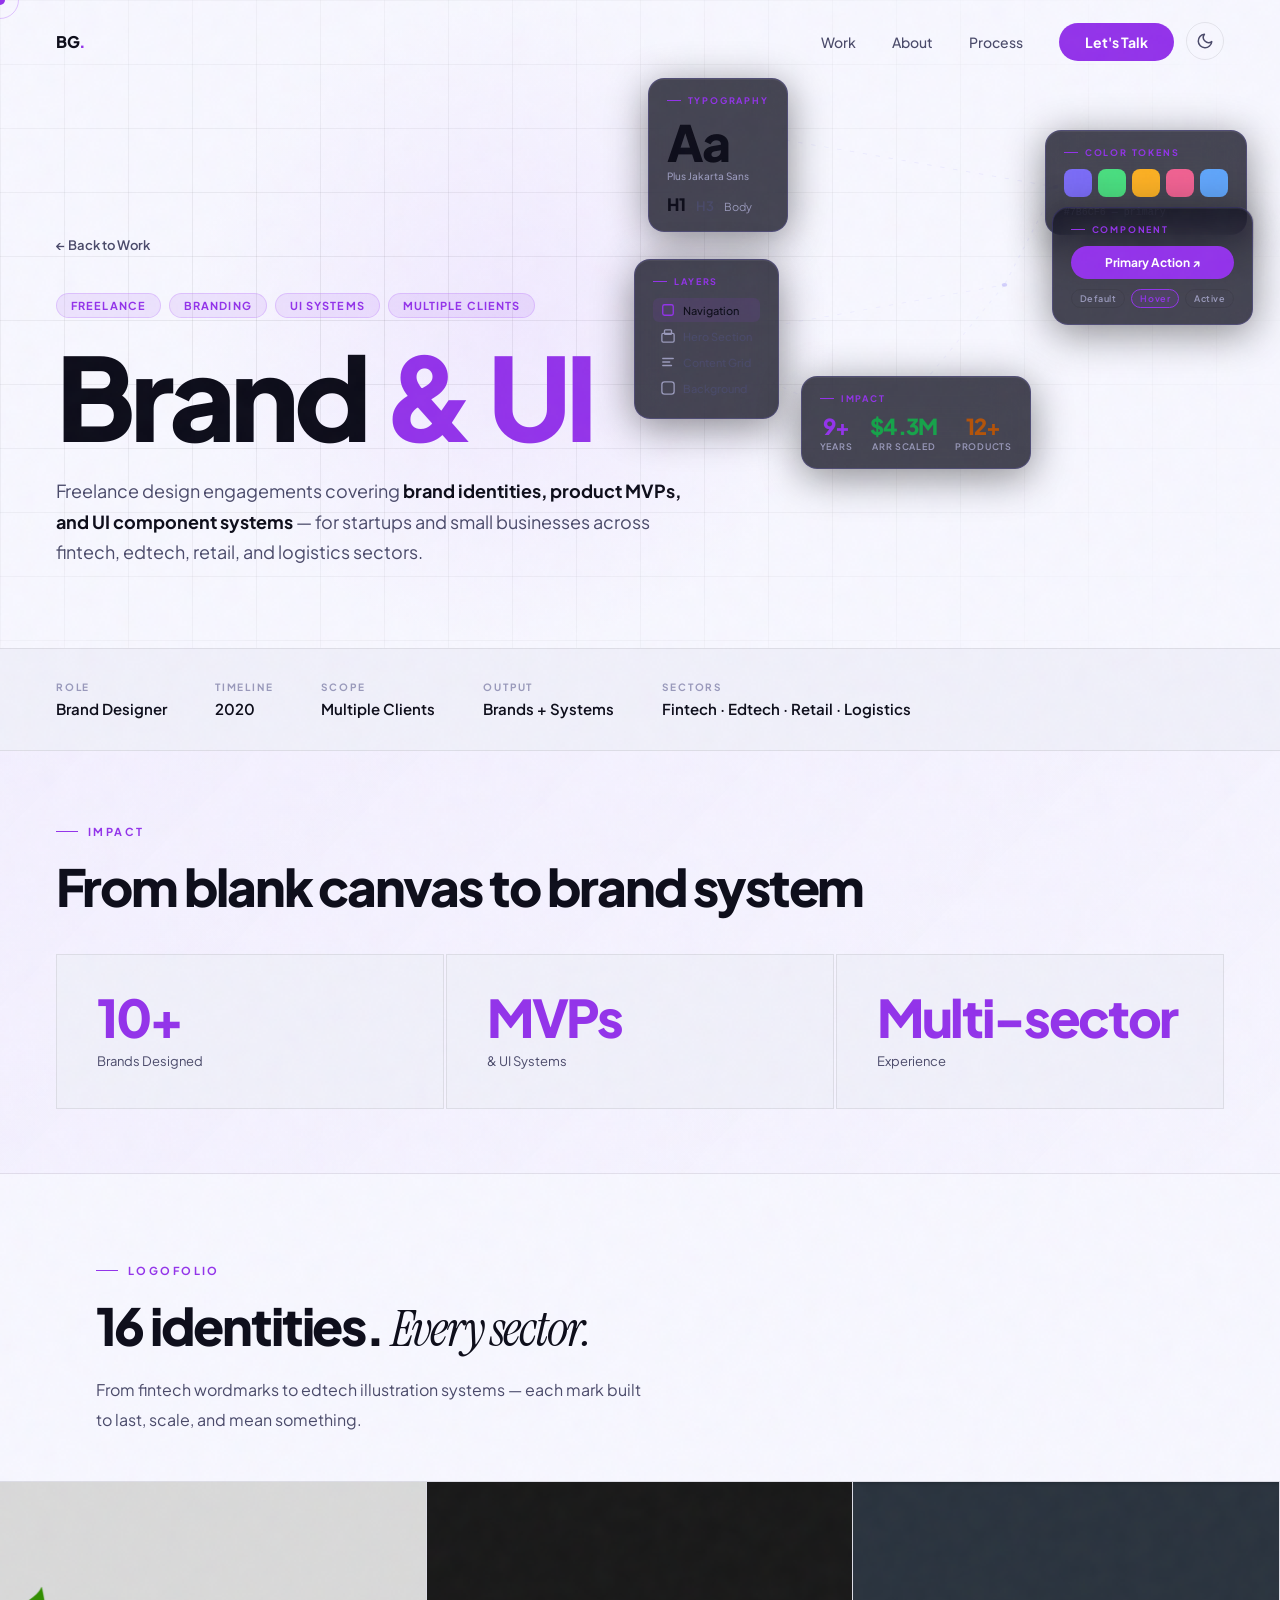
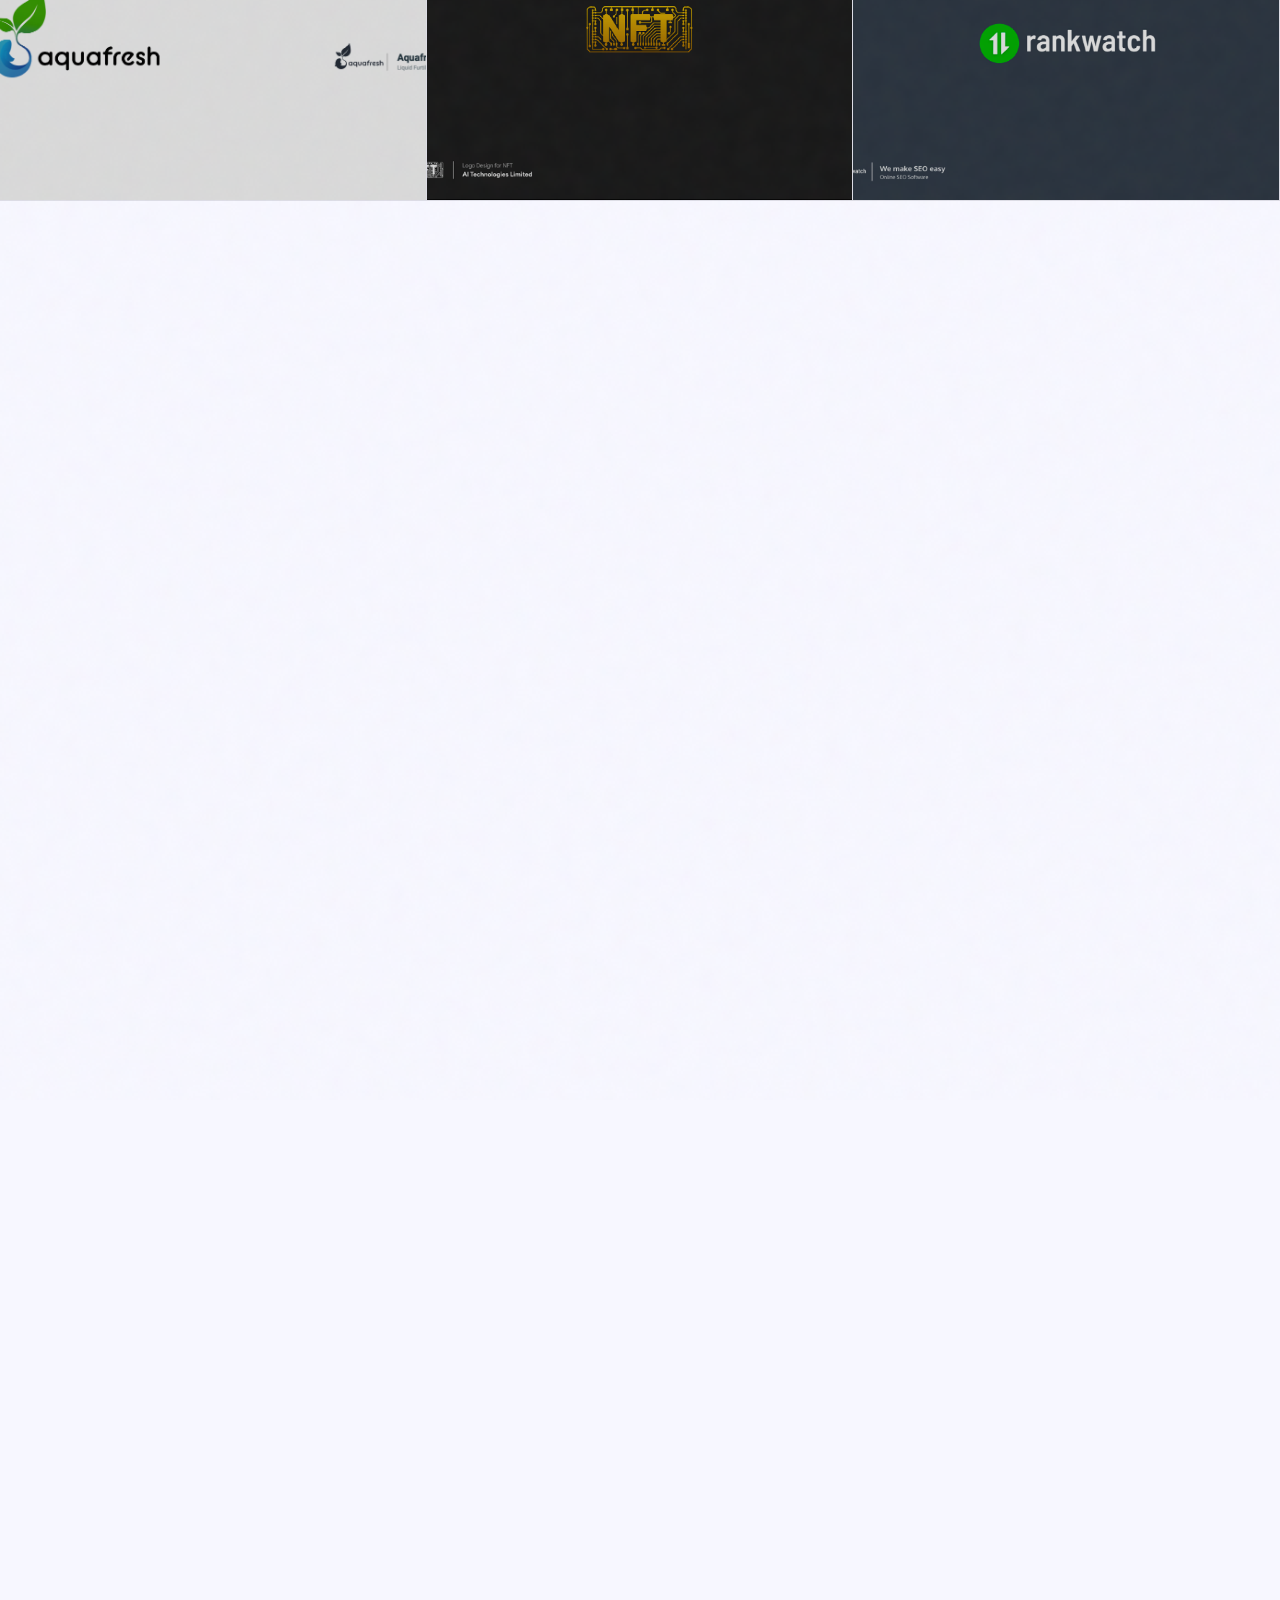
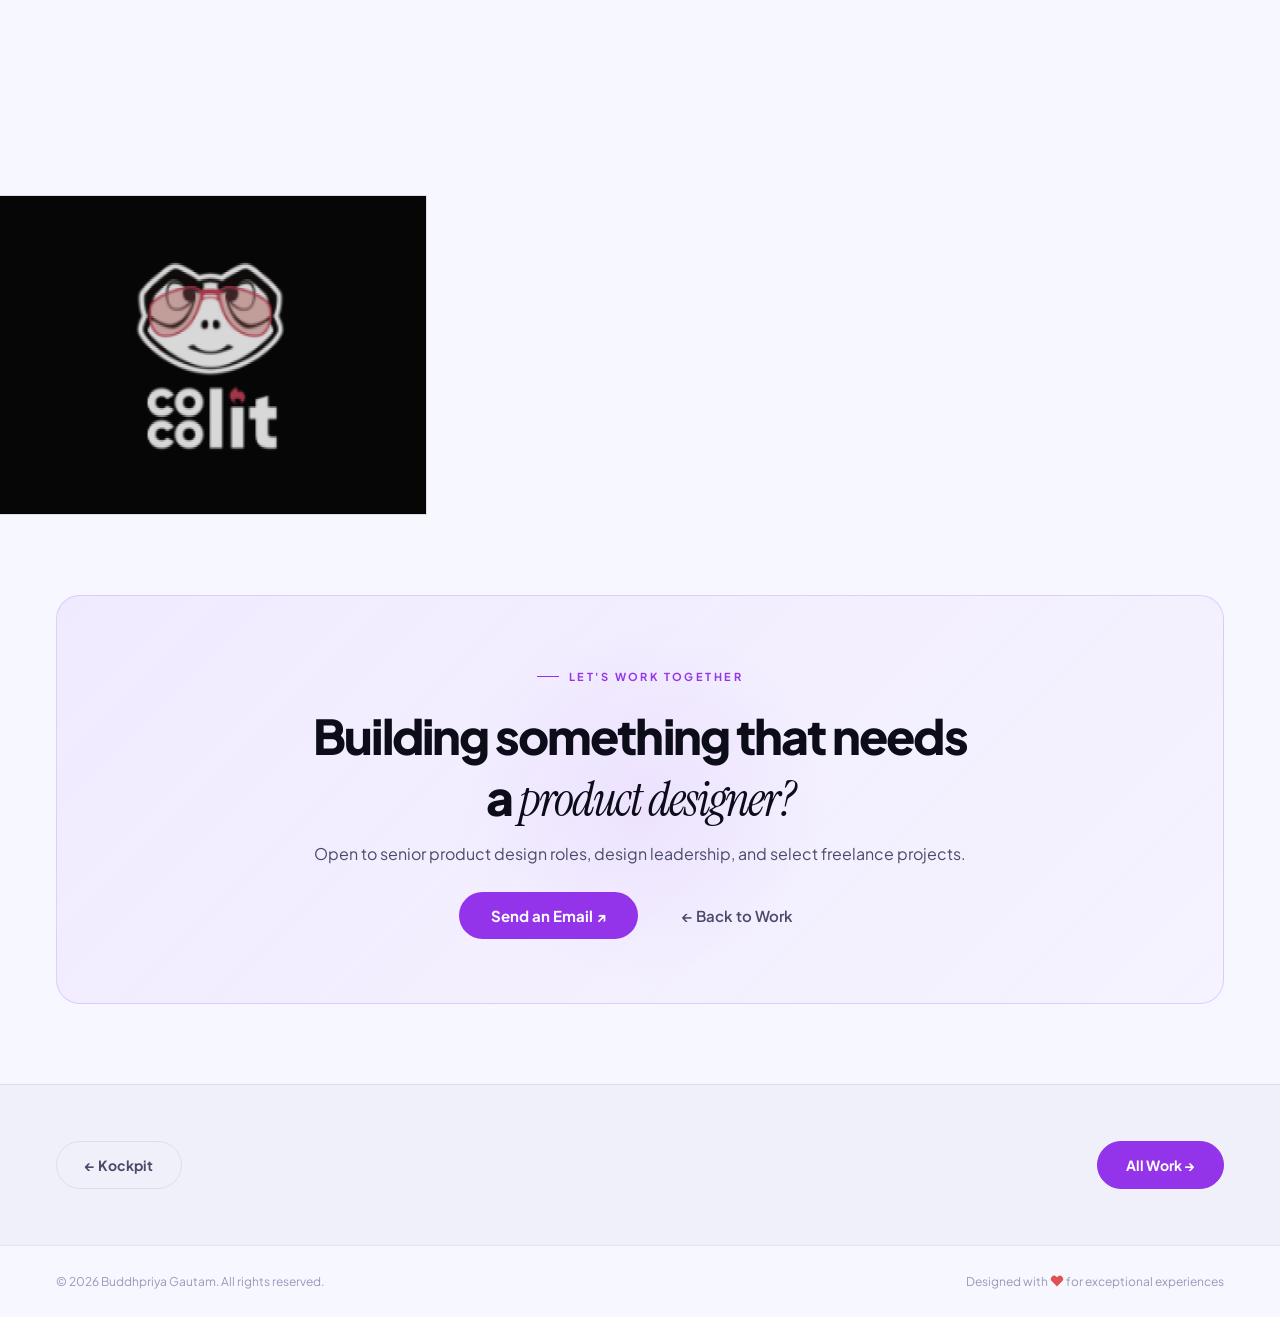
<file: brand-work.html>
<!DOCTYPE html>
<html lang="en">
<head>
  <meta charset="UTF-8">
  <meta name="viewport" content="width=device-width, initial-scale=1.0">
  <title>Brand &amp; UI Work — Buddhpriya Gautam</title>
  <meta name="description" content="Freelance design engagements covering brand identities, product MVPs, and UI component systems — for startups and small businesses across fintech, edtech, retail, and logistics sectors.">
  <link rel="manifest" href="/manifest.json">
  <meta name="theme-color" content="#C084FC">
  <link rel="apple-touch-icon" href="/icons/apple-touch-icon.png">
  <link rel="icon" type="image/svg+xml" href="/favicon.svg">
  <link rel="icon" type="image/png" sizes="32x32" href="/icons/icon-32.png">
  <link rel="icon" type="image/png" sizes="192x192" href="/icons/icon-192.png">
  <script>(function(){var t=localStorage.getItem('theme')||(window.matchMedia('(prefers-color-scheme: light)').matches?'light':'dark');document.documentElement.setAttribute('data-theme',t);})();</script>
  <link rel="preconnect" href="https://fonts.googleapis.com">
  <link rel="preconnect" href="https://fonts.gstatic.com" crossorigin>
  <link href="https://fonts.googleapis.com/css2?family=Plus+Jakarta+Sans:ital,wght@0,300;0,400;0,500;0,600;0,700;0,800;1,400&family=Instrument+Serif:ital@0;1&display=swap" rel="stylesheet">
  <style>
    *, *::before, *::after { box-sizing: border-box; margin: 0; padding: 0; }
    :root {
      --bg:#07070F; --bg2:#0D0D1C; --bg3:#131326;
      --border:rgba(255,255,255,0.07); --border-hi:rgba(192,132,252,0.3);
      --accent:#C084FC; --accent-lo:rgba(192,132,252,0.12);
      --rose:#F06292; --green:#4ADE80; --amber:#FBB024;
      --text:#EEEEF8; --text2:#8888AA; --text3:#3E3E60;
      --r:16px; --r-sm:8px;
      --nav-scrolled-bg:rgba(7,7,15,.85); --nav-mobile-bg:rgba(7,7,15,.97);
    }
    @media (prefers-color-scheme: light) {
      :root:not([data-theme="dark"]) {
        --bg:#F7F7FF; --bg2:#F0F0FA; --bg3:#E8E8F5;
        --border:rgba(0,0,0,0.08); --border-hi:rgba(192,132,252,0.35);
        --accent:#9333EA; --accent-lo:rgba(147,51,234,0.10);
        --rose:#D81B60; --green:#16A34A; --amber:#B45309;
        --text:#0D0D1A; --text2:#4A4A6A; --text3:#9999BB;
        --nav-scrolled-bg:rgba(247,247,255,.92); --nav-mobile-bg:rgba(247,247,255,.98);
      }
    }
    [data-theme="light"] {
      --bg:#F7F7FF; --bg2:#F0F0FA; --bg3:#E8E8F5;
      --border:rgba(0,0,0,0.08); --border-hi:rgba(192,132,252,0.35);
      --accent:#9333EA; --accent-lo:rgba(147,51,234,0.10);
      --rose:#D81B60; --green:#16A34A; --amber:#B45309;
      --text:#0D0D1A; --text2:#4A4A6A; --text3:#9999BB;
      --nav-scrolled-bg:rgba(247,247,255,.92); --nav-mobile-bg:rgba(247,247,255,.98);
    }
    html { scroll-behavior:smooth; scrollbar-width:thin; scrollbar-color:var(--accent) var(--bg); }
    ::-webkit-scrollbar { width:3px; }
    ::-webkit-scrollbar-track { background:var(--bg); }
    ::-webkit-scrollbar-thumb { background:var(--accent); border-radius:2px; }
    body { background:var(--bg); color:var(--text); font-family:'Plus Jakarta Sans',sans-serif; overflow-x:hidden; cursor:none; }

    .grain { position:fixed; inset:-200%; width:500%; height:500%; pointer-events:none; z-index:9997; opacity:.028;
      background-image:url("data:image/svg+xml,%3Csvg viewBox='0 0 256 256' xmlns='http://www.w3.org/2000/svg'%3E%3Cfilter id='n'%3E%3CfeTurbulence type='fractalNoise' baseFrequency='0.85' numOctaves='4' stitchTiles='stitch'/%3E%3C/filter%3E%3Crect width='100%25' height='100%25' filter='url(%23n)'/%3E%3C/svg%3E");
      animation:grain .4s steps(1) infinite; }
    @keyframes grain {
      0%{transform:translate(0,0);} 10%{transform:translate(-2%,-3%);} 20%{transform:translate(1%,2%);}
      30%{transform:translate(-3%,1%);} 40%{transform:translate(2%,-1%);} 50%{transform:translate(-1%,3%);}
      60%{transform:translate(3%,-2%);} 70%{transform:translate(-2%,2%);} 80%{transform:translate(1%,-3%);} 90%{transform:translate(-3%,-1%);}
    }
    #scroll-bar { position:fixed; top:0; left:0; height:2px; width:0%; background:linear-gradient(90deg,var(--accent),var(--rose)); z-index:1000; transition:width .08s; }
    #cur,#cur-f { position:fixed; top:0; left:0; border-radius:50%; pointer-events:none; z-index:9999; transform:translate(-50%,-50%); }
    #cur { width:10px; height:10px; background:var(--accent); transition:width .25s,height .25s,background .25s; }
    #cur-f { width:38px; height:38px; border:1px solid rgba(192,132,252,.45); z-index:9998; transition:width .3s,height .3s,opacity .3s; }
    #cur.h { width:6px; height:6px; background:var(--rose); }
    #cur-f.h { width:56px; height:56px; opacity:.5; border-color:var(--rose); }

    nav { position:fixed; top:0; left:0; right:0; z-index:100; padding:22px 56px; display:flex; align-items:center; justify-content:space-between; transition:background .3s,backdrop-filter .3s; }
    nav.scrolled { background:var(--nav-scrolled-bg); backdrop-filter:blur(24px); border-bottom:1px solid var(--border); }
    .nav-logo { font-size:16px; font-weight:800; letter-spacing:-.03em; text-decoration:none; color:var(--text); }
    .nav-logo em { color:var(--accent); font-style:normal; }
    .nav-right { display:flex; align-items:center; gap:12px; }
    .nav-links { display:flex; align-items:center; gap:36px; list-style:none; }
    .nav-links a { font-size:14px; font-weight:500; color:var(--text2); text-decoration:none; transition:color .2s; position:relative; }
    .nav-links a::after { content:''; position:absolute; bottom:-3px; left:0; width:0; height:1px; background:var(--accent); transition:width .3s; }
    .nav-links a:hover { color:var(--text); }
    .nav-links a:hover::after { width:100%; }
    .nav-cta { padding:10px 26px !important; background:var(--accent) !important; color:#fff !important; border-radius:100px !important; font-weight:700 !important; }
    .nav-cta::after { display:none !important; }
    .theme-toggle { background:none; border:1px solid var(--border); color:var(--text2); width:38px; height:38px; border-radius:50%; cursor:pointer; display:flex; align-items:center; justify-content:center; flex-shrink:0; transition:color .2s,border-color .2s,background .2s; }
    .theme-toggle:hover { color:var(--text); border-color:var(--border-hi); background:var(--accent-lo); }
    .theme-toggle svg { display:block; }
    .nav-burger { display:none; flex-direction:column; justify-content:center; align-items:center; gap:5px; width:40px; height:40px; background:none; border:none; cursor:pointer; padding:4px; z-index:200; }
    .nav-burger span { display:block; width:22px; height:1.5px; background:var(--text); transition:transform .3s,opacity .3s; transform-origin:center; }
    .nav-burger.open span:nth-child(1){ transform:translateY(6.5px) rotate(45deg); }
    .nav-burger.open span:nth-child(2){ opacity:0; }
    .nav-burger.open span:nth-child(3){ transform:translateY(-6.5px) rotate(-45deg); }

    .rv { opacity:0; transform:translateY(28px); transition:opacity .85s cubic-bezier(.16,1,.3,1),transform .85s cubic-bezier(.16,1,.3,1); }
    .rv.in { opacity:1; transform:translateY(0); }
    .d1{transition-delay:.1s;} .d2{transition-delay:.2s;} .d3{transition-delay:.32s;}
    .tag { display:inline-flex; align-items:center; gap:10px; font-size:11px; font-weight:700; letter-spacing:.22em; text-transform:uppercase; color:var(--accent); margin-bottom:22px; }
    .tag::before { content:''; width:22px; height:1px; background:var(--accent); }
    .serif { font-family:'Instrument Serif',serif; font-weight:400; font-style:italic; }

    /* ─── HERO ─── */
    .cs-hero { min-height:72vh; padding:140px 56px 80px; position:relative; overflow:hidden; display:flex; flex-direction:column; justify-content:flex-end; }
    .cs-hero-bg { position:absolute; inset:0; background-image:linear-gradient(var(--border) 1px,transparent 1px),linear-gradient(90deg,var(--border) 1px,transparent 1px); background-size:64px 64px; mask-image:radial-gradient(ellipse 80% 80% at 30% 50%,black,transparent); }
    .cs-hero-glow { position:absolute; width:700px; height:700px; background:radial-gradient(circle,rgba(192,132,252,.12) 0%,transparent 65%); top:50%; left:40%; transform:translate(-50%,-50%); pointer-events:none; }
    .cs-back { display:inline-flex; align-items:center; gap:8px; font-size:13px; font-weight:600; color:var(--text2); text-decoration:none; margin-bottom:40px; transition:color .2s; position:relative; z-index:1; }
    .cs-back:hover { color:var(--accent); }
    .cs-hero-inner { position:relative; z-index:1; }
    .cs-chips { display:flex; gap:8px; flex-wrap:wrap; margin-bottom:24px; }
    .cs-chip { padding:5px 14px; background:var(--accent-lo); border:1px solid var(--border-hi); border-radius:100px; font-size:11px; font-weight:700; letter-spacing:.1em; text-transform:uppercase; color:var(--accent); }
    .cs-title { font-size:clamp(64px,9vw,120px); font-weight:800; line-height:.92; letter-spacing:-.045em; margin-bottom:28px; }
    .cs-title .serif { color:var(--accent); letter-spacing:-.02em; }
    .cs-tagline { font-size:18px; line-height:1.7; color:var(--text2); max-width:640px; }
    .cs-tagline strong { color:var(--text); }

    /* ─── META BAR ─── */
    .cs-meta-bar { background:var(--bg2); border-top:1px solid var(--border); border-bottom:1px solid var(--border); padding:32px 56px; display:flex; gap:48px; flex-wrap:wrap; }
    .cs-meta-item { }
    .cs-meta-label { font-size:10px; font-weight:700; letter-spacing:.18em; text-transform:uppercase; color:var(--text3); margin-bottom:6px; }
    .cs-meta-val { font-size:15px; font-weight:600; color:var(--text); }

    /* ─── IMPACT STATS ─── */
    .impact-bar { padding:64px 56px; background:linear-gradient(135deg,rgba(192,132,252,.06),rgba(192,132,252,.02)); border-bottom:1px solid var(--border); }
    .impact-grid { display:grid; grid-template-columns:repeat(3,1fr); gap:2px; margin-top:40px; }
    .impact-c { background:var(--bg2); border:1px solid var(--border); padding:36px 40px; }
    .impact-n { font-size:52px; font-weight:800; letter-spacing:-.045em; color:var(--accent); line-height:1; margin-bottom:8px; }
    .impact-l { font-size:13px; color:var(--text2); line-height:1.6; }

    /* ─── CONTENT SECTIONS ─── */
    .cs-sec { padding:80px 56px; border-bottom:1px solid var(--border); }
    .cs-sec:last-of-type { border-bottom:none; }
    .cs-sec-inner { max-width:900px; }
    .cs-h2 { font-size:clamp(32px,4vw,52px); font-weight:800; letter-spacing:-.04em; line-height:1.05; margin-bottom:20px; }
    .cs-p { font-size:16px; line-height:1.85; color:var(--text2); margin-bottom:20px; }
    .cs-p strong { color:var(--text); }
    .cs-p:last-child { margin-bottom:0; }

    /* Pain points grid */
    .pain-grid { display:grid; grid-template-columns:repeat(2,1fr); gap:16px; margin-top:40px; }
    .pain-c { background:var(--bg2); border:1px solid var(--border); border-radius:var(--r); padding:28px; transition:border-color .3s; }
    .pain-c:hover { border-color:var(--border-hi); }
    .pain-ic { font-size:28px; margin-bottom:14px; }
    .pain-t { font-size:15px; font-weight:700; margin-bottom:8px; }
    .pain-p { font-size:13px; color:var(--text2); line-height:1.7; }

    /* Solution flow */
    .flow { display:flex; gap:0; margin-top:40px; overflow-x:auto; padding-bottom:8px; }
    .flow-step { background:var(--bg2); border:1px solid var(--border); border-radius:var(--r-sm); padding:16px 20px; white-space:nowrap; font-size:12px; font-weight:700; color:var(--text2); display:flex; align-items:center; gap:10px; flex-shrink:0; }
    .flow-step.on { background:var(--accent-lo); border-color:var(--border-hi); color:var(--accent); }
    .flow-arrow { color:var(--text3); font-size:18px; display:flex; align-items:center; padding:0 4px; flex-shrink:0; }
    .flow-num { font-size:10px; font-weight:800; letter-spacing:.1em; opacity:.6; }

    /* Solution grid */
    .sol-grid { display:grid; grid-template-columns:repeat(2,1fr); gap:16px; margin-top:40px; }
    .sol-c { background:var(--bg2); border:1px solid var(--border); border-radius:var(--r); padding:28px; }
    .sol-t { font-size:14px; font-weight:700; margin-bottom:8px; color:var(--text); }
    .sol-p { font-size:13px; color:var(--text2); line-height:1.7; }

    /* Initiatives */
    .init-list { margin-top:40px; display:flex; flex-direction:column; gap:2px; }
    .init-c { background:var(--bg2); border:1px solid var(--border); padding:32px 36px; display:grid; grid-template-columns:80px 1fr; gap:24px; align-items:start; transition:border-color .3s,background .3s; }
    .init-c:hover { border-color:var(--border-hi); background:rgba(192,132,252,.03); }
    .init-n { font-size:42px; font-weight:800; letter-spacing:-.06em; color:var(--text3); opacity:.3; line-height:1; }
    .init-t { font-size:16px; font-weight:700; margin-bottom:8px; }
    .init-p { font-size:13px; color:var(--text2); line-height:1.7; }
    .init-stats { display:flex; gap:20px; flex-wrap:wrap; margin-top:12px; }
    .init-stat { font-size:12px; color:var(--accent); font-weight:700; background:var(--accent-lo); padding:3px 10px; border-radius:100px; }

    /* UX Principles */
    .ux-grid { display:grid; grid-template-columns:repeat(2,1fr); gap:16px; margin-top:40px; }
    .ux-c { background:var(--bg2); border:1px solid var(--border); border-radius:var(--r); padding:28px; border-top:2px solid var(--accent); }
    .ux-t { font-size:15px; font-weight:700; margin-bottom:8px; }
    .ux-p { font-size:13px; color:var(--text2); line-height:1.7; }

    /* Impact metrics */
    .imp-grid { display:grid; grid-template-columns:repeat(3,1fr); gap:16px; margin-top:40px; }
    .imp-c { background:var(--bg2); border:1px solid var(--border); border-radius:var(--r); padding:28px; text-align:center; transition:border-color .3s,transform .3s; }
    .imp-c:hover { border-color:var(--border-hi); transform:translateY(-3px); }
    .imp-n { font-size:42px; font-weight:800; letter-spacing:-.04em; color:var(--accent); line-height:1; margin-bottom:8px; }
    .imp-l { font-size:12px; color:var(--text2); line-height:1.6; }

    /* ─── NAV FOOTER ─── */
    .cs-nav-footer { padding:56px; background:var(--bg2); border-top:1px solid var(--border); display:flex; align-items:center; justify-content:space-between; gap:24px; }
    .cs-nav-btn { display:inline-flex; align-items:center; gap:10px; padding:14px 28px; border:1px solid var(--border); border-radius:100px; font-size:14px; font-weight:700; color:var(--text2); text-decoration:none; transition:all .2s; }
    .cs-nav-btn:hover { border-color:var(--border-hi); color:var(--text); background:var(--accent-lo); }
    .cs-nav-btn.primary { background:var(--accent); color:#fff; border-color:var(--accent); }
    .cs-nav-btn.primary:hover { opacity:.9; }

    /* ─── CTA ─── */
    .cta-sec { padding:80px 56px; text-align:center; }
    .cta-wrap { background:linear-gradient(135deg,rgba(192,132,252,.1),rgba(192,132,252,.03)); border:1px solid var(--border-hi); border-radius:24px; padding:64px; position:relative; overflow:hidden; }
    .cta-glow { position:absolute; width:400px; height:400px; background:radial-gradient(circle,rgba(192,132,252,.12) 0%,transparent 65%); top:50%; left:50%; transform:translate(-50%,-50%); pointer-events:none; }
    .cta-t { font-size:clamp(28px,4vw,48px); font-weight:800; letter-spacing:-.04em; margin-bottom:12px; position:relative; z-index:1; }
    .cta-p { font-size:16px; color:var(--text2); margin-bottom:28px; position:relative; z-index:1; }
    .cta-btns { display:flex; align-items:center; justify-content:center; gap:16px; position:relative; z-index:1; }
    .btn-p { padding:14px 32px; background:var(--accent); color:#fff; border-radius:100px; font-size:15px; font-weight:700; text-decoration:none; display:inline-flex; align-items:center; gap:8px; transition:transform .2s,box-shadow .2s; }
    .btn-p:hover { transform:translateY(-2px); box-shadow:0 14px 36px rgba(192,132,252,.4); }
    .btn-g { padding:14px 28px; color:var(--text2); border-radius:100px; font-size:15px; font-weight:600; text-decoration:none; transition:color .2s; }
    .btn-g:hover { color:var(--accent); }

    footer { border-top:1px solid var(--border); padding:28px 56px; display:flex; align-items:center; justify-content:space-between; }
    .fc { font-size:12px; color:var(--text3); }
    .fc em { color:var(--accent); font-style:normal; }

    /* ─── LOGO GALLERY ─── */
    .logo-sec { padding:80px 0 0; }
    .logo-sec-inner { max-width:1200px; margin:0 auto 48px; padding:0 56px; }
    .logo-grid {
      display:grid;
      grid-template-columns:repeat(3,1fr);
      gap:0;
    }
    .logo-card {
      background:var(--bg2); border:1px solid var(--border);
      border-radius:0; overflow:hidden; position:relative;
      cursor:none; height:320px;
      display:flex; align-items:center; justify-content:center;
      transition:border-color .35s, box-shadow .35s;
      margin:-1px 0 0 -1px;
    }
    .logo-card:hover { border-color:var(--border-hi); z-index:2; box-shadow:inset 0 0 0 1px var(--border-hi); }
    .logo-card img { width:100%; height:100%; object-fit:cover; transition:transform .4s cubic-bezier(.16,1,.3,1),filter .4s; filter:brightness(.85); display:block; }
    .logo-card:hover img { transform:scale(1.04); filter:brightness(1); }
    .logo-glow { position:absolute; inset:0; background:radial-gradient(circle at 50% 50%,rgba(192,132,252,.12),transparent 65%); opacity:0; transition:opacity .4s; pointer-events:none; }
    .logo-card:hover .logo-glow { opacity:1; }
    .logo-num { position:absolute; top:14px; left:18px; font-size:10px; font-weight:700; letter-spacing:.15em; color:rgba(255,255,255,.25); opacity:0; transition:opacity .3s; }
    .logo-card:hover .logo-num { opacity:1; color:var(--accent); }
    @media(max-width:768px){
      .logo-sec-inner { padding:0 24px; }
      .logo-grid { grid-template-columns:repeat(2,1fr); }
      .logo-card { height:220px; }
    }
    @media(max-width:480px){
      .logo-grid { grid-template-columns:1fr; }
      .logo-card { height:240px; }
    }

    /* ─── HERO CANVAS ─── */
    .hero-canvas{position:absolute;right:0;top:0;width:52%;height:100%;pointer-events:none;overflow:visible;z-index:0}
    .hc-svg{position:absolute;inset:0;width:100%;height:100%;pointer-events:none}
    .hc-node{position:absolute;pointer-events:all;translate:var(--hx,0px) var(--hy,0px);transition:translate 1.2s cubic-bezier(.16,1,.3,1);opacity:0;animation:hcIn .8s ease forwards}
    .hc-node:nth-child(2){animation-delay:1.4s}.hc-node:nth-child(3){animation-delay:1.65s}.hc-node:nth-child(4){animation-delay:1.9s}.hc-node:nth-child(5){animation-delay:2.15s}.hc-node:nth-child(6){animation-delay:2.4s}
    @keyframes hcIn{from{opacity:0;transform:translateY(16px)}to{opacity:1;transform:translateY(0)}}
    @keyframes hcF1{0%,100%{transform:translateY(0)}50%{transform:translateY(-10px)}}
    @keyframes hcF2{0%,100%{transform:translateY(-6px)}50%{transform:translateY(8px)}}
    @keyframes hcF3{0%,100%{transform:translateY(0)}50%{transform:translateY(-7px)}}
    .hc-card{background:rgba(13,13,28,.76);backdrop-filter:blur(22px);-webkit-backdrop-filter:blur(22px);border:1px solid rgba(123,108,246,.22);border-radius:16px;padding:16px 18px;box-shadow:0 8px 40px rgba(0,0,0,.45),inset 0 1px 0 rgba(255,255,255,.055);animation-duration:5.5s;animation-timing-function:ease-in-out;animation-iteration-count:infinite}
    .hc-chip{font-size:9px;font-weight:700;letter-spacing:.2em;text-transform:uppercase;color:var(--accent);margin-bottom:11px;display:flex;align-items:center;gap:7px}
    .hc-chip::before{content:'';width:14px;height:1px;background:var(--accent)}
    .hc-aa{font-size:50px;font-weight:800;line-height:1;letter-spacing:-.04em;color:var(--text);margin-bottom:3px}
    .hc-font-name{font-size:10px;font-weight:500;color:var(--text3);margin-bottom:11px}
    .hc-scale{display:flex;align-items:baseline;gap:10px}
    .hc-swatches{display:flex;gap:6px;margin-bottom:10px}
    .hc-sw{width:28px;height:28px;border-radius:8px;transition:transform .18s,box-shadow .18s;cursor:default}
    .hc-sw:hover{transform:scale(1.18);box-shadow:0 4px 14px rgba(0,0,0,.5)}
    .hc-token-name{font-size:10px;font-family:monospace;color:var(--text3)}
    .hc-layer-row{display:flex;align-items:center;gap:8px;font-size:11px;font-weight:500;color:var(--text2);padding:5px 8px;border-radius:6px;margin-bottom:2px}
    .hc-layer-sel{background:var(--accent-lo);color:var(--text)}
    .hc-ico{width:14px;height:14px;color:var(--text3);flex-shrink:0}
    .hc-layer-sel .hc-ico{color:var(--accent)}
    .hc-demo-btn{width:100%;padding:9px 18px;background:var(--accent);color:#fff;border:none;border-radius:100px;font-size:12px;font-weight:700;font-family:inherit;cursor:pointer;transition:transform .18s,box-shadow .18s;margin-bottom:10px}
    .hc-demo-btn:hover{transform:translateY(-2px);box-shadow:0 8px 24px rgba(123,108,246,.5)}
    .hc-state-row{display:flex;gap:6px}
    .hc-state{font-size:9px;font-weight:600;letter-spacing:.06em;padding:3px 8px;border-radius:100px;border:1px solid var(--border);color:var(--text3)}
    .hc-state-hov{border-color:var(--accent);color:var(--accent);background:var(--accent-lo)}
    .hc-met-grid{display:flex;gap:18px}.hc-met{text-align:center}
    .hc-met-v{font-size:22px;font-weight:800;letter-spacing:-.04em;color:var(--accent);line-height:1;margin-bottom:4px}
    .hc-met-l{font-size:9px;font-weight:600;letter-spacing:.08em;text-transform:uppercase;color:var(--text3)}
    @media(max-width:900px){.hero-canvas{display:none}}

    @media (max-width:768px) {
      #cur,#cur-f { display:none; } body { cursor:auto; }
      nav { padding:18px 24px; }
      .nav-burger { display:flex; }
      .nav-links { position:fixed; top:0; left:0; right:0; bottom:0; background:var(--nav-mobile-bg); backdrop-filter:blur(24px); flex-direction:column; align-items:center; justify-content:center; gap:40px; z-index:150; transform:translateX(100%); transition:transform .4s cubic-bezier(.16,1,.3,1); pointer-events:none; }
      .nav-links.open { transform:translateX(0); pointer-events:all; }
      .nav-links a { font-size:22px; font-weight:700; color:var(--text); }
      .cs-hero { padding:120px 24px 60px; min-height:auto; }
      .cs-meta-bar { padding:24px; gap:24px; }
      .impact-bar { padding:48px 24px; }
      .impact-grid { grid-template-columns:1fr 1fr; }
      .cs-sec { padding:56px 24px; }
      .pain-grid,.sol-grid,.ux-grid { grid-template-columns:1fr; }
      .imp-grid { grid-template-columns:1fr 1fr; }
      .init-c { grid-template-columns:1fr; gap:8px; padding:24px; }
      .cs-nav-footer { padding:32px 24px; flex-direction:column; }
      .cta-sec { padding:56px 24px; }
      .cta-wrap { padding:40px 24px; }
      .cta-btns { flex-direction:column; }
      footer { padding:24px; flex-direction:column; gap:8px; text-align:center; }
    }
  </style>
</head>
<body>

  <div class="grain"></div>
  <div id="scroll-bar"></div>
  <div id="cur"></div>
  <div id="cur-f"></div>

  <nav id="nav">
    <a href="/" class="nav-logo">BG<em>.</em></a>
    <div class="nav-right">
      <ul class="nav-links" id="nav-links">
      <li><a href="/work.html">Work</a></li>
      <li><a href="/about.html">About</a></li>
      <li><a href="/#process">Process</a></li>
      <li><a href="/#contact" class="nav-cta">Let's Talk</a></li>
    </ul>
    <button class="theme-toggle" id="theme-toggle" aria-label="Toggle theme"></button>
    <button class="nav-burger" id="nav-burger" aria-label="Toggle menu">
      <span></span><span></span><span></span>
    </button>
    </div>
  </nav>

  <!-- HERO -->
  <div class="cs-hero">
    <div class="cs-hero-bg"></div>
    <div class="cs-hero-glow"></div>
    <div class="hero-canvas" id="heroCanvas" aria-hidden="true">
      <svg class="hc-svg" viewBox="0 0 600 860" preserveAspectRatio="none" fill="none">
        <line x1="108" y1="174" x2="398" y2="248" stroke="rgba(123,108,246,0.11)" stroke-width="1" stroke-dasharray="4 8"/>
        <line x1="398" y1="248" x2="352" y2="378" stroke="rgba(123,108,246,0.09)" stroke-width="1" stroke-dasharray="4 8"/>
        <line x1="62"  y1="454" x2="352" y2="378" stroke="rgba(123,108,246,0.09)" stroke-width="1" stroke-dasharray="4 8"/>
        <line x1="62"  y1="454" x2="242" y2="574" stroke="rgba(123,108,246,0.07)" stroke-width="1" stroke-dasharray="4 8"/>
        <line x1="352" y1="378" x2="242" y2="574" stroke="rgba(123,108,246,0.07)" stroke-width="1" stroke-dasharray="4 8"/>
        <circle cx="108" cy="174" r="2.5" fill="rgba(123,108,246,0.28)"/>
        <circle cx="398" cy="248" r="2.5" fill="rgba(123,108,246,0.28)"/>
        <circle cx="62"  cy="454" r="2.5" fill="rgba(123,108,246,0.28)"/>
        <circle cx="352" cy="378" r="2.5" fill="rgba(123,108,246,0.28)"/>
        <circle cx="242" cy="574" r="2.5" fill="rgba(123,108,246,0.28)"/>
      </svg>
      <div class="hc-node" data-depth="0.04" style="top:12%;left:5%">
        <div class="hc-card" style="animation-name:hcF1">
          <div class="hc-chip">Typography</div>
          <div class="hc-aa">Aa</div>
          <div class="hc-font-name">Plus Jakarta Sans</div>
          <div class="hc-scale">
            <span style="font-size:17px;font-weight:800;color:var(--text)">H1</span>
            <span style="font-size:13px;font-weight:600;color:var(--text2)">H3</span>
            <span style="font-size:11px;font-weight:400;color:var(--text3)">Body</span>
          </div>
        </div>
      </div>
      <div class="hc-node" data-depth="0.07" style="top:20%;right:5%">
        <div class="hc-card" style="animation-name:hcF2">
          <div class="hc-chip">Color Tokens</div>
          <div class="hc-swatches">
            <div class="hc-sw" style="background:#7B6CF6"></div>
            <div class="hc-sw" style="background:#4ADE80"></div>
            <div class="hc-sw" style="background:#FBB024"></div>
            <div class="hc-sw" style="background:#F06292"></div>
            <div class="hc-sw" style="background:#60A5FA"></div>
          </div>
          <div class="hc-token-name">#7B6CF6 — primary</div>
        </div>
      </div>
      <div class="hc-node" data-depth="0.05" style="top:40%;left:3%">
        <div class="hc-card" style="animation-name:hcF3;animation-duration:6.5s">
          <div class="hc-chip">Layers</div>
          <div class="hc-layer-row hc-layer-sel"><svg class="hc-ico" viewBox="0 0 16 16"><rect x="2" y="2" width="12" height="12" rx="2" stroke="currentColor" stroke-width="1.5" fill="none"/></svg>Navigation</div>
          <div class="hc-layer-row"><svg class="hc-ico" viewBox="0 0 16 16"><rect x="1" y="5" width="14" height="10" rx="1.5" stroke="currentColor" stroke-width="1.5" fill="none"/><rect x="4" y="1" width="8" height="5" rx="1" stroke="currentColor" stroke-width="1.5" fill="none"/></svg>Hero Section</div>
          <div class="hc-layer-row"><svg class="hc-ico" viewBox="0 0 16 16"><path d="M2 4h12M2 8h8M2 12h10" stroke="currentColor" stroke-width="1.5" stroke-linecap="round"/></svg>Content Grid</div>
          <div class="hc-layer-row"><svg class="hc-ico" viewBox="0 0 16 16"><rect x="1" y="1" width="14" height="14" rx="3" stroke="currentColor" stroke-width="1.5" fill="none"/></svg>Background</div>
        </div>
      </div>
      <div class="hc-node" data-depth="0.09" style="top:32%;right:4%">
        <div class="hc-card" style="animation-name:hcF1;animation-duration:4.8s">
          <div class="hc-chip">Component</div>
          <button class="hc-demo-btn">Primary Action ↗</button>
          <div class="hc-state-row">
            <span class="hc-state">Default</span>
            <span class="hc-state hc-state-hov">Hover</span>
            <span class="hc-state">Active</span>
          </div>
        </div>
      </div>
      <div class="hc-node" data-depth="0.06" style="top:58%;left:28%">
        <div class="hc-card" style="animation-name:hcF2;animation-duration:6s">
          <div class="hc-chip">Impact</div>
          <div class="hc-met-grid">
            <div class="hc-met"><div class="hc-met-v">9+</div><div class="hc-met-l">Years</div></div>
            <div class="hc-met"><div class="hc-met-v" style="color:var(--green)">$4.3M</div><div class="hc-met-l">ARR Scaled</div></div>
            <div class="hc-met"><div class="hc-met-v" style="color:var(--amber)">12+</div><div class="hc-met-l">Products</div></div>
          </div>
        </div>
      </div>
    </div>
    <div class="cs-hero-inner">
      <a href="/work.html" class="cs-back rv">← Back to Work</a>
      <div class="cs-chips rv d1">
        <span class="cs-chip">Freelance</span>
        <span class="cs-chip">Branding</span>
        <span class="cs-chip">UI Systems</span>
        <span class="cs-chip">Multiple Clients</span>
      </div>
      <h1 class="cs-title rv d2">Brand <span style="color:var(--accent)">&amp; UI</span></h1>
      <p class="cs-tagline rv d3">
        Freelance design engagements covering <strong>brand identities, product MVPs, and UI component systems</strong> — for startups and small businesses across fintech, edtech, retail, and logistics sectors.
      </p>
    </div>
  </div>

  <!-- META BAR -->
  <div class="cs-meta-bar">
    <div class="cs-meta-item"><div class="cs-meta-label">Role</div><div class="cs-meta-val">Brand Designer</div></div>
    <div class="cs-meta-item"><div class="cs-meta-label">Timeline</div><div class="cs-meta-val">2020</div></div>
    <div class="cs-meta-item"><div class="cs-meta-label">Scope</div><div class="cs-meta-val">Multiple Clients</div></div>
    <div class="cs-meta-item"><div class="cs-meta-label">Output</div><div class="cs-meta-val">Brands + Systems</div></div>
    <div class="cs-meta-item"><div class="cs-meta-label">Sectors</div><div class="cs-meta-val">Fintech · Edtech · Retail · Logistics</div></div>
  </div>

  <!-- IMPACT BAR -->
  <div class="impact-bar">
    <div class="tag rv">Impact</div>
    <h2 class="cs-h2 rv d1">From blank canvas to brand system</h2>
    <div class="impact-grid">
      <div class="impact-c rv"><div class="impact-n">10+</div><div class="impact-l">Brands Designed</div></div>
      <div class="impact-c rv d1"><div class="impact-n">MVPs</div><div class="impact-l">&amp; UI Systems</div></div>
      <div class="impact-c rv d2"><div class="impact-n">Multi-sector</div><div class="impact-l">Experience</div></div>
    </div>
  </div>

  <!-- LOGO GALLERY -->
  <section class="logo-sec">
    <div class="logo-sec-inner">
      <div class="tag rv">Logofolio</div>
      <h2 class="cs-h2 rv d1">16 identities. <span class="serif">Every sector.</span></h2>
      <p class="cs-p rv d2" style="max-width:560px">From fintech wordmarks to edtech illustration systems — each mark built to last, scale, and mean something.</p>
    </div>
    <div class="logo-grid">

      <div class="logo-card rv">
        <div class="logo-glow"></div>
        <span class="logo-num">01</span>
        <img src="/images/Logos/Screenshot%20at%20Apr%2026%2020-09-13.png" alt="Logo 01" loading="lazy">
      </div>

      <div class="logo-card rv d1">
        <div class="logo-glow"></div>
        <span class="logo-num">02</span>
        <img src="/images/Logos/Screenshot%20at%20Apr%2026%2020-09-36.png" alt="Logo 02" loading="lazy">
      </div>

      <div class="logo-card rv d2">
        <div class="logo-glow"></div>
        <span class="logo-num">03</span>
        <img src="/images/Logos/Screenshot%20at%20Apr%2026%2020-09-50.png" alt="Logo 03" loading="lazy">
      </div>

      <div class="logo-card rv">
        <div class="logo-glow"></div>
        <span class="logo-num">04</span>
        <img src="/images/Logos/Screenshot%20at%20Apr%2026%2020-10-02.png" alt="Logo 04" loading="lazy">
      </div>

      <div class="logo-card rv d1">
        <div class="logo-glow"></div>
        <span class="logo-num">05</span>
        <img src="/images/Logos/Screenshot%20at%20Apr%2026%2020-10-15.png" alt="Logo 05" loading="lazy">
      </div>

      <div class="logo-card rv d2">
        <div class="logo-glow"></div>
        <span class="logo-num">06</span>
        <img src="/images/Logos/Screenshot%20at%20Apr%2026%2020-10-27.png" alt="Logo 06" loading="lazy">
      </div>

      <div class="logo-card rv">
        <div class="logo-glow"></div>
        <span class="logo-num">07</span>
        <img src="/images/Logos/Screenshot%20at%20Apr%2026%2020-10-39.png" alt="Logo 07" loading="lazy">
      </div>

      <div class="logo-card rv d1">
        <div class="logo-glow"></div>
        <span class="logo-num">08</span>
        <img src="/images/Logos/Screenshot%20at%20Apr%2026%2020-10-51.png" alt="Logo 08" loading="lazy">
      </div>

      <div class="logo-card rv d2">
        <div class="logo-glow"></div>
        <span class="logo-num">09</span>
        <img src="/images/Logos/Screenshot%20at%20Apr%2026%2020-11-05.png" alt="Logo 09" loading="lazy">
      </div>

      <div class="logo-card rv">
        <div class="logo-glow"></div>
        <span class="logo-num">10</span>
        <img src="/images/Logos/Screenshot%20at%20Apr%2026%2020-11-18.png" alt="Logo 10" loading="lazy">
      </div>

      <div class="logo-card rv d1">
        <div class="logo-glow"></div>
        <span class="logo-num">11</span>
        <img src="/images/Logos/Screenshot%20at%20Apr%2026%2020-11-32.png" alt="Logo 11" loading="lazy">
      </div>

      <div class="logo-card rv d2">
        <div class="logo-glow"></div>
        <span class="logo-num">12</span>
        <img src="/images/Logos/Screenshot%20at%20Apr%2026%2020-11-45.png" alt="Logo 12" loading="lazy">
      </div>

      <div class="logo-card rv">
        <div class="logo-glow"></div>
        <span class="logo-num">13</span>
        <img src="/images/Logos/Screenshot%20at%20Apr%2026%2020-11-58.png" alt="Logo 13" loading="lazy">
      </div>

      <div class="logo-card rv d1">
        <div class="logo-glow"></div>
        <span class="logo-num">14</span>
        <img src="/images/Logos/Screenshot%20at%20Apr%2026%2020-12-10.png" alt="Logo 14" loading="lazy">
      </div>

      <div class="logo-card rv d2">
        <div class="logo-glow"></div>
        <span class="logo-num">15</span>
        <img src="/images/Logos/Screenshot%20at%20Apr%2026%2020-12-22.png" alt="Logo 15" loading="lazy">
      </div>

      <div class="logo-card rv">
        <div class="logo-glow"></div>
        <span class="logo-num">16</span>
        <img src="/images/Logos/Screenshot%20at%20Apr%2026%2020-12-43.png" alt="Logo 16" loading="lazy">
      </div>

      <div class="logo-card rv">
        <div class="logo-glow"></div>
        <span class="logo-num">17</span>
        <img src="/images/Logos/Group%2029332.png" alt="Logo 17" loading="lazy">
      </div>

      <div class="logo-card rv d1">
        <div class="logo-glow"></div>
        <span class="logo-num">18</span>
        <img src="/images/Logos/Group%2029335.png" alt="Logo 18" loading="lazy">
      </div>

      <div class="logo-card rv d2">
        <div class="logo-glow"></div>
        <span class="logo-num">19</span>
        <img src="/images/Logos/Mask%20Group%209.png" alt="Logo 19" loading="lazy">
      </div>

    </div>
  </section>

  <!-- CTA -->
  <section class="cta-sec">
    <div class="cta-wrap rv">
      <div class="cta-glow"></div>
      <div class="tag" style="justify-content:center">Let's Work Together</div>
      <div class="cta-t">Building something that needs<br>a <span class="serif">product designer?</span></div>
      <p class="cta-p">Open to senior product design roles, design leadership, and select freelance projects.</p>
      <div class="cta-btns">
        <a href="mailto:buddhpriya93@gmail.com" class="btn-p">Send an Email ↗</a>
        <a href="/work.html" class="btn-g">← Back to Work</a>
      </div>
    </div>
  </section>

  <!-- NEXT PROJECT NAV -->
  <div class="cs-nav-footer">
    <a href="/kockpit.html" class="cs-nav-btn">← Kockpit</a>
    <a href="/work.html" class="cs-nav-btn primary">All Work →</a>
  </div>

  <footer>
    <div class="fc">© 2026 Buddhpriya Gautam. All rights reserved.</div>
    <div class="fc">Designed with <svg width="14" height="14" viewBox="0 0 24 24" fill="currentColor" stroke="none" style="vertical-align:-2px;color:#e05252"><path d="M20.84 4.61a5.5 5.5 0 0 0-7.78 0L12 5.67l-1.06-1.06a5.5 5.5 0 0 0-7.78 7.78l1.06 1.06L12 21.23l7.78-7.78 1.06-1.06a5.5 5.5 0 0 0 0-7.78z"/></svg> for exceptional experiences</div>
  </footer>

  <script>
    const cur=document.getElementById('cur'),curf=document.getElementById('cur-f');
    let mx=0,my=0,fx=0,fy=0;
    document.addEventListener('mousemove',e=>{mx=e.clientX;my=e.clientY;cur.style.left=mx+'px';cur.style.top=my+'px';});
    (function tick(){fx+=(mx-fx)*.11;fy+=(my-fy)*.11;curf.style.left=fx+'px';curf.style.top=fy+'px';requestAnimationFrame(tick);})();
    document.querySelectorAll('a,button,.pain-c,.sol-c,.ux-c,.imp-c,.init-c,.logo-card').forEach(el=>{
      el.addEventListener('mouseenter',()=>{cur.classList.add('h');curf.classList.add('h');});
      el.addEventListener('mouseleave',()=>{cur.classList.remove('h');curf.classList.remove('h');});
    });
    const nav=document.getElementById('nav');
    window.addEventListener('scroll',()=>{nav.classList.toggle('scrolled',window.scrollY>60);},{passive:true});
    const bar=document.getElementById('scroll-bar');
    window.addEventListener('scroll',()=>{bar.style.width=(window.scrollY/(document.body.scrollHeight-innerHeight)*100)+'%';},{passive:true});
    const obs=new IntersectionObserver(entries=>{entries.forEach(e=>{if(e.isIntersecting)e.target.classList.add('in');});},{threshold:0.08,rootMargin:'0px 0px -40px 0px'});
    document.querySelectorAll('.rv').forEach(el=>obs.observe(el));
    const burger=document.getElementById('nav-burger'),navLinks=document.getElementById('nav-links');
    burger.addEventListener('click',()=>{burger.classList.toggle('open');navLinks.classList.toggle('open');document.body.style.overflow=navLinks.classList.contains('open')?'hidden':'';});
    navLinks.querySelectorAll('a').forEach(a=>{a.addEventListener('click',()=>{burger.classList.remove('open');navLinks.classList.remove('open');document.body.style.overflow='';});});
    if('serviceWorker' in navigator){window.addEventListener('load',()=>{navigator.serviceWorker.register('/sw.js').catch(()=>{});});}
    const themeBtn=document.getElementById('theme-toggle');
    const sunSVG='<svg width="18" height="18" viewBox="0 0 24 24" fill="none" stroke="currentColor" stroke-width="2" stroke-linecap="round" stroke-linejoin="round"><circle cx="12" cy="12" r="5"/><line x1="12" y1="1" x2="12" y2="3"/><line x1="12" y1="21" x2="12" y2="23"/><line x1="4.22" y1="4.22" x2="5.64" y2="5.64"/><line x1="18.36" y1="18.36" x2="19.78" y2="19.78"/><line x1="1" y1="12" x2="3" y2="12"/><line x1="21" y1="12" x2="23" y2="12"/><line x1="4.22" y1="19.78" x2="5.64" y2="18.36"/><line x1="18.36" y1="5.64" x2="19.78" y2="4.22"/></svg>';
    const moonSVG='<svg width="18" height="18" viewBox="0 0 24 24" fill="none" stroke="currentColor" stroke-width="2" stroke-linecap="round" stroke-linejoin="round"><path d="M21 12.79A9 9 0 1 1 11.21 3 7 7 0 0 0 21 12.79z"/></svg>';
    function applyTheme(t){document.documentElement.setAttribute('data-theme',t);themeBtn.innerHTML=t==='dark'?sunSVG:moonSVG;themeBtn.setAttribute('aria-label',t==='dark'?'Switch to light mode':'Switch to dark mode');}
    applyTheme(document.documentElement.getAttribute('data-theme')||'dark');
    themeBtn.addEventListener('click',()=>{const next=document.documentElement.getAttribute('data-theme')==='dark'?'light':'dark';localStorage.setItem('theme',next);applyTheme(next);});
    // ─── HERO CANVAS PARALLAX ───
    (function(){const heroEl=document.querySelector('.work-hero,.about-hero,.cs-hero');const nodes=document.querySelectorAll('.hc-node');if(!nodes.length||!heroEl)return;heroEl.addEventListener('mousemove',e=>{const r=heroEl.getBoundingClientRect(),cx=(e.clientX-r.left)/r.width-.5,cy=(e.clientY-r.top)/r.height-.5;nodes.forEach(n=>{const d=parseFloat(n.dataset.depth)||.05;n.style.setProperty('--hx',(cx*d*130)+'px');n.style.setProperty('--hy',(cy*d*90)+'px');});});heroEl.addEventListener('mouseleave',()=>{nodes.forEach(n=>{n.style.setProperty('--hx','0px');n.style.setProperty('--hy','0px');});});})();
  </script>
</body>
</html>
</file>
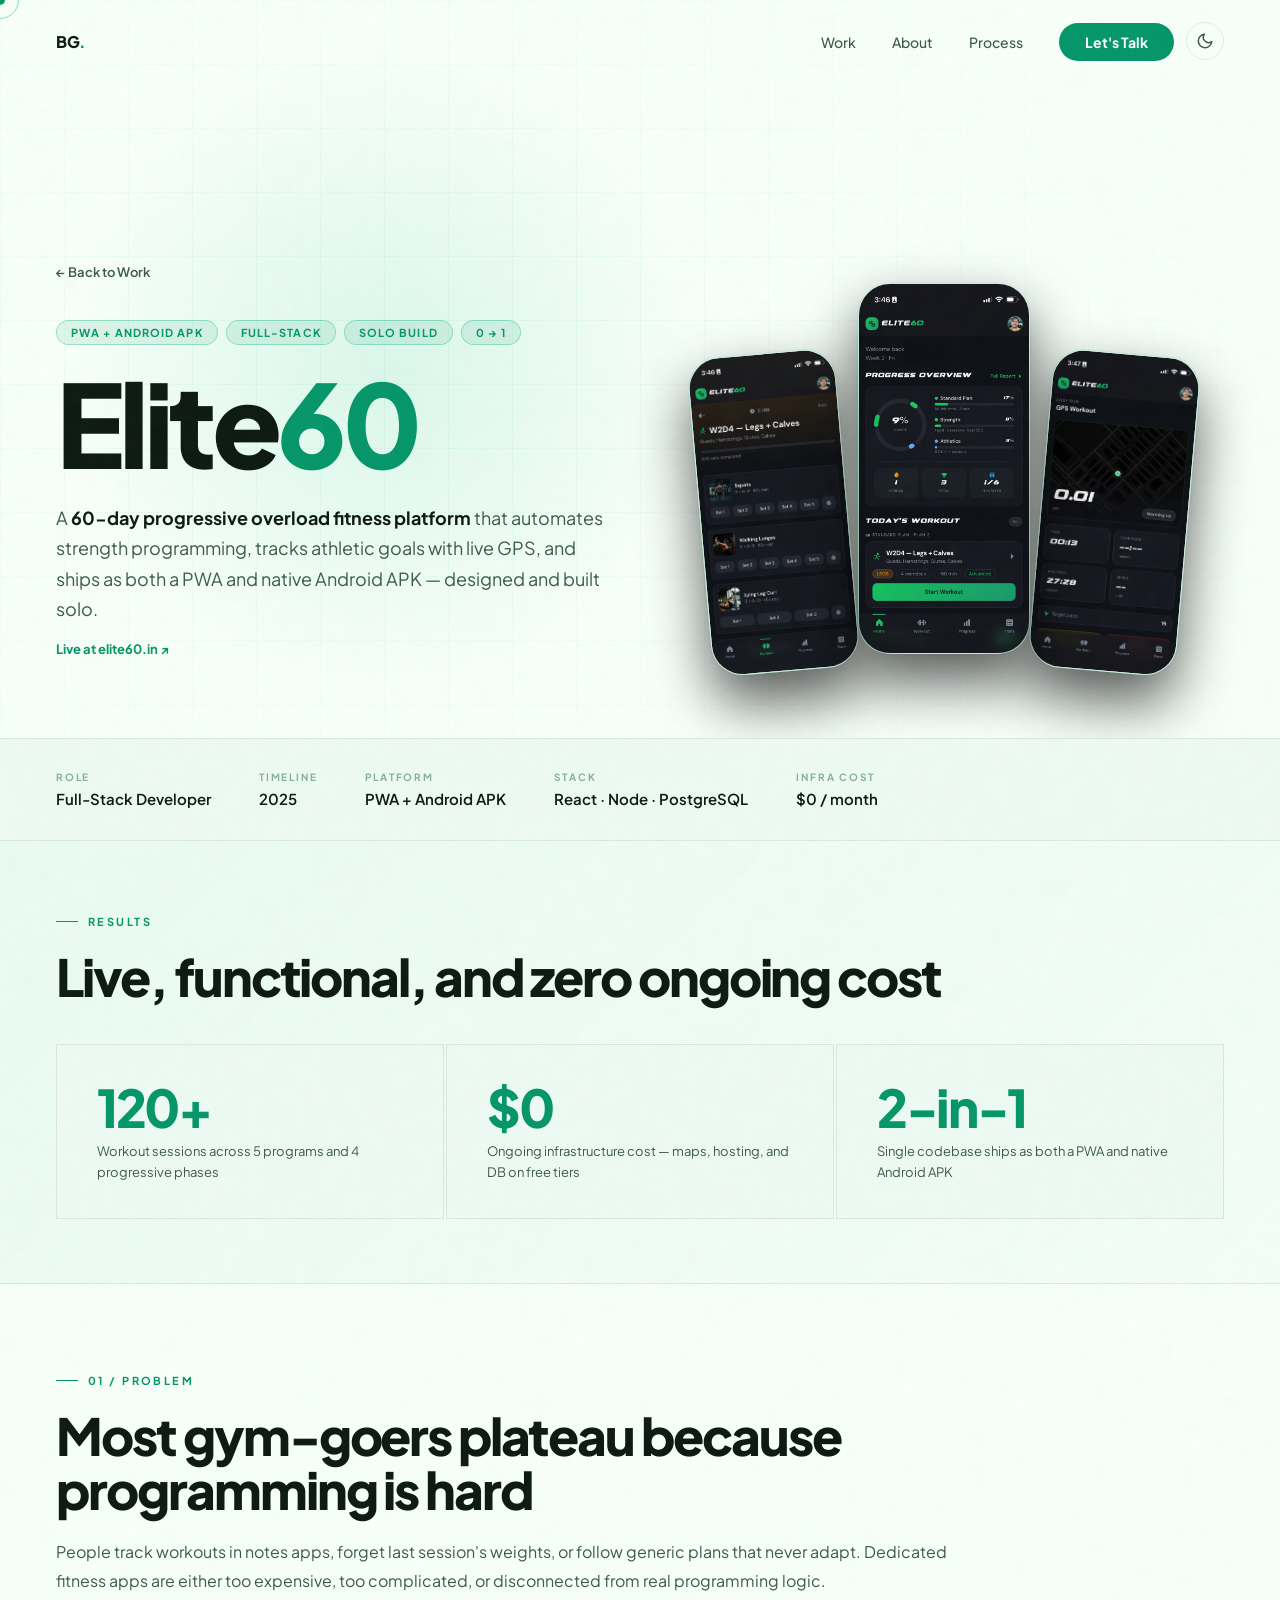
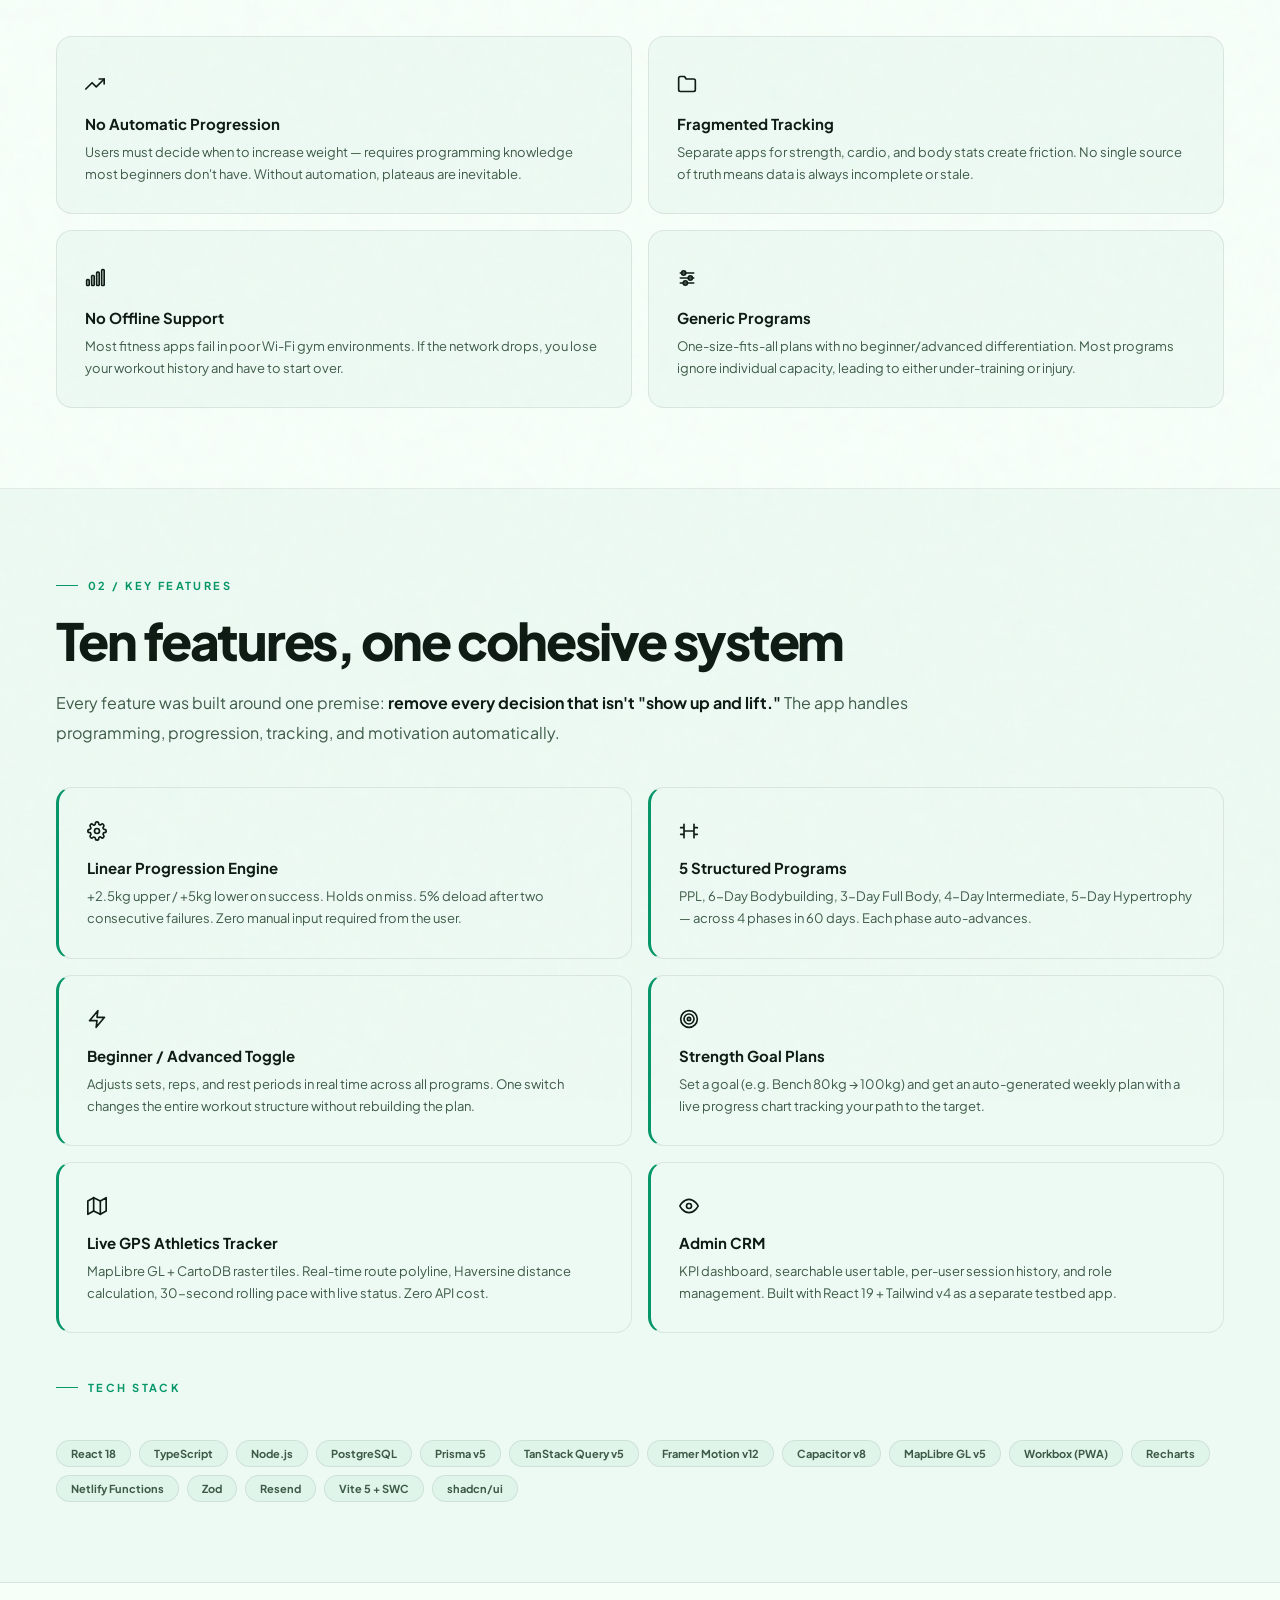
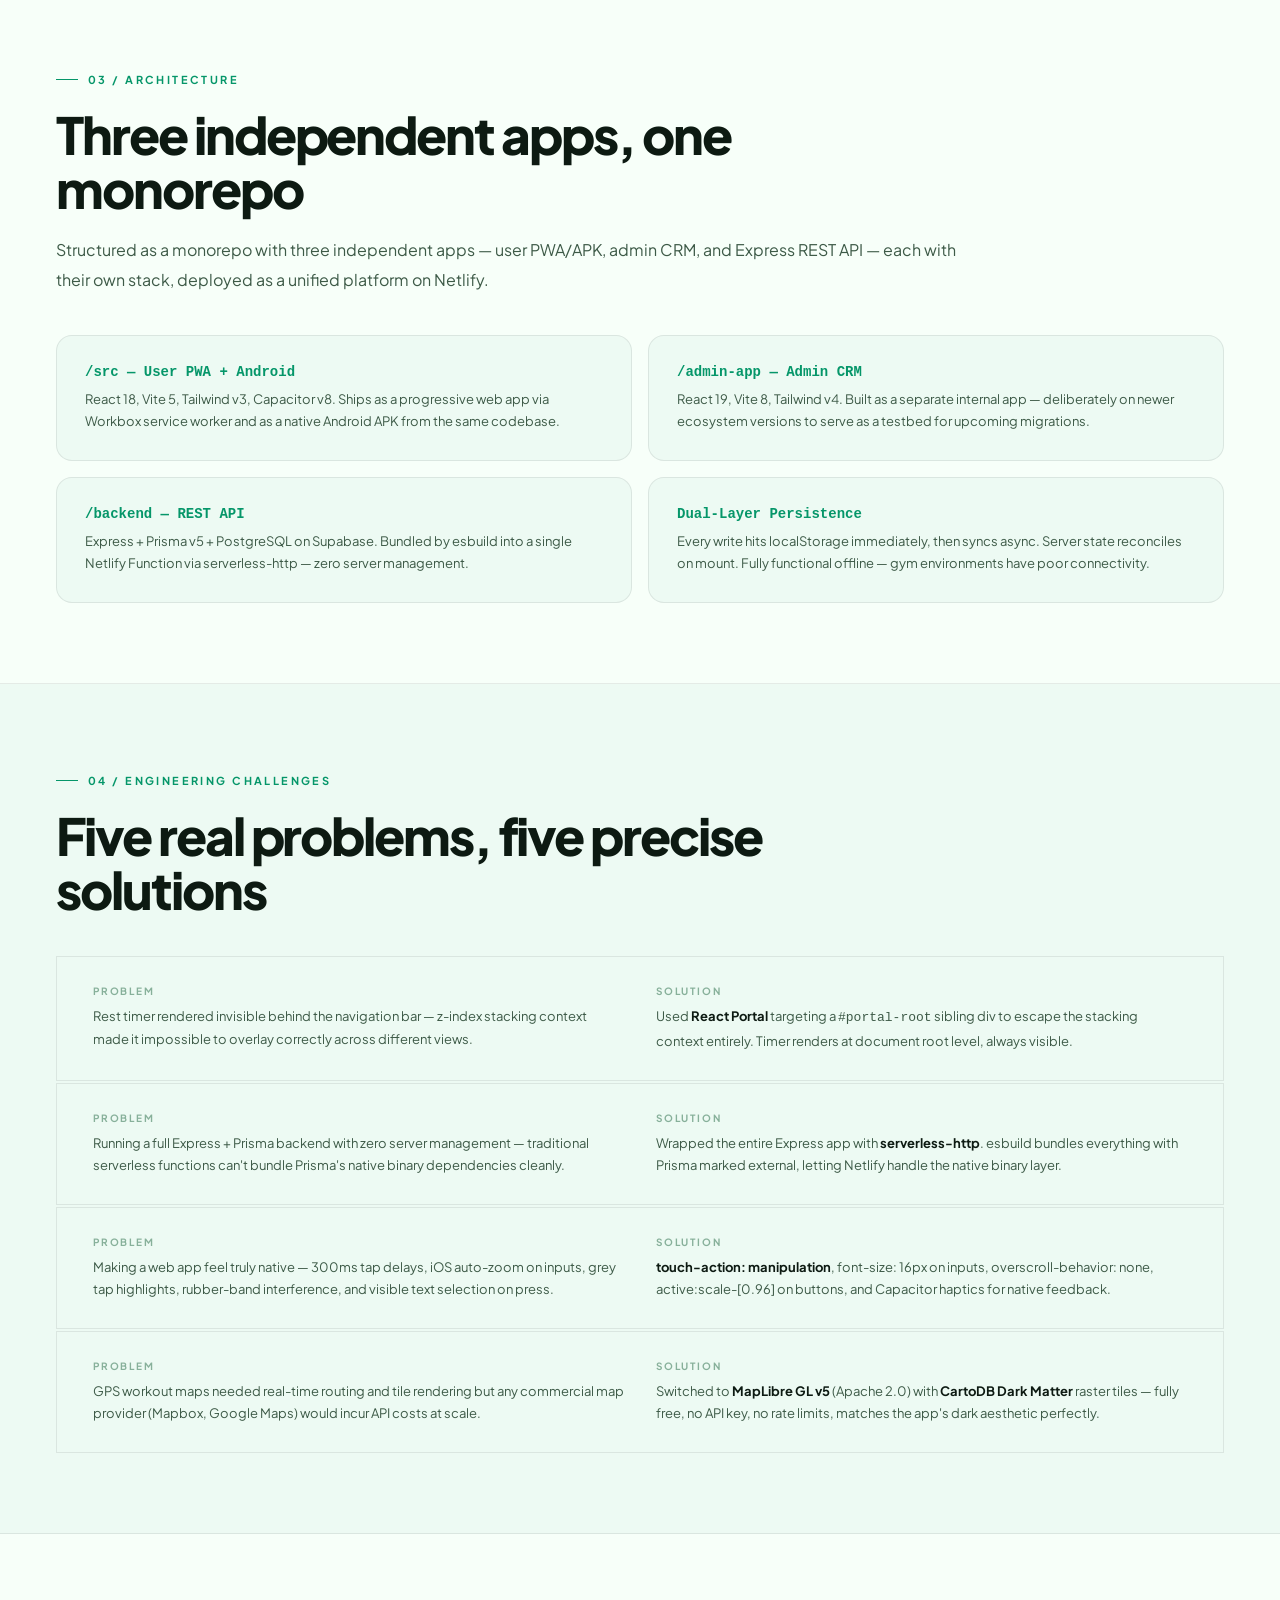
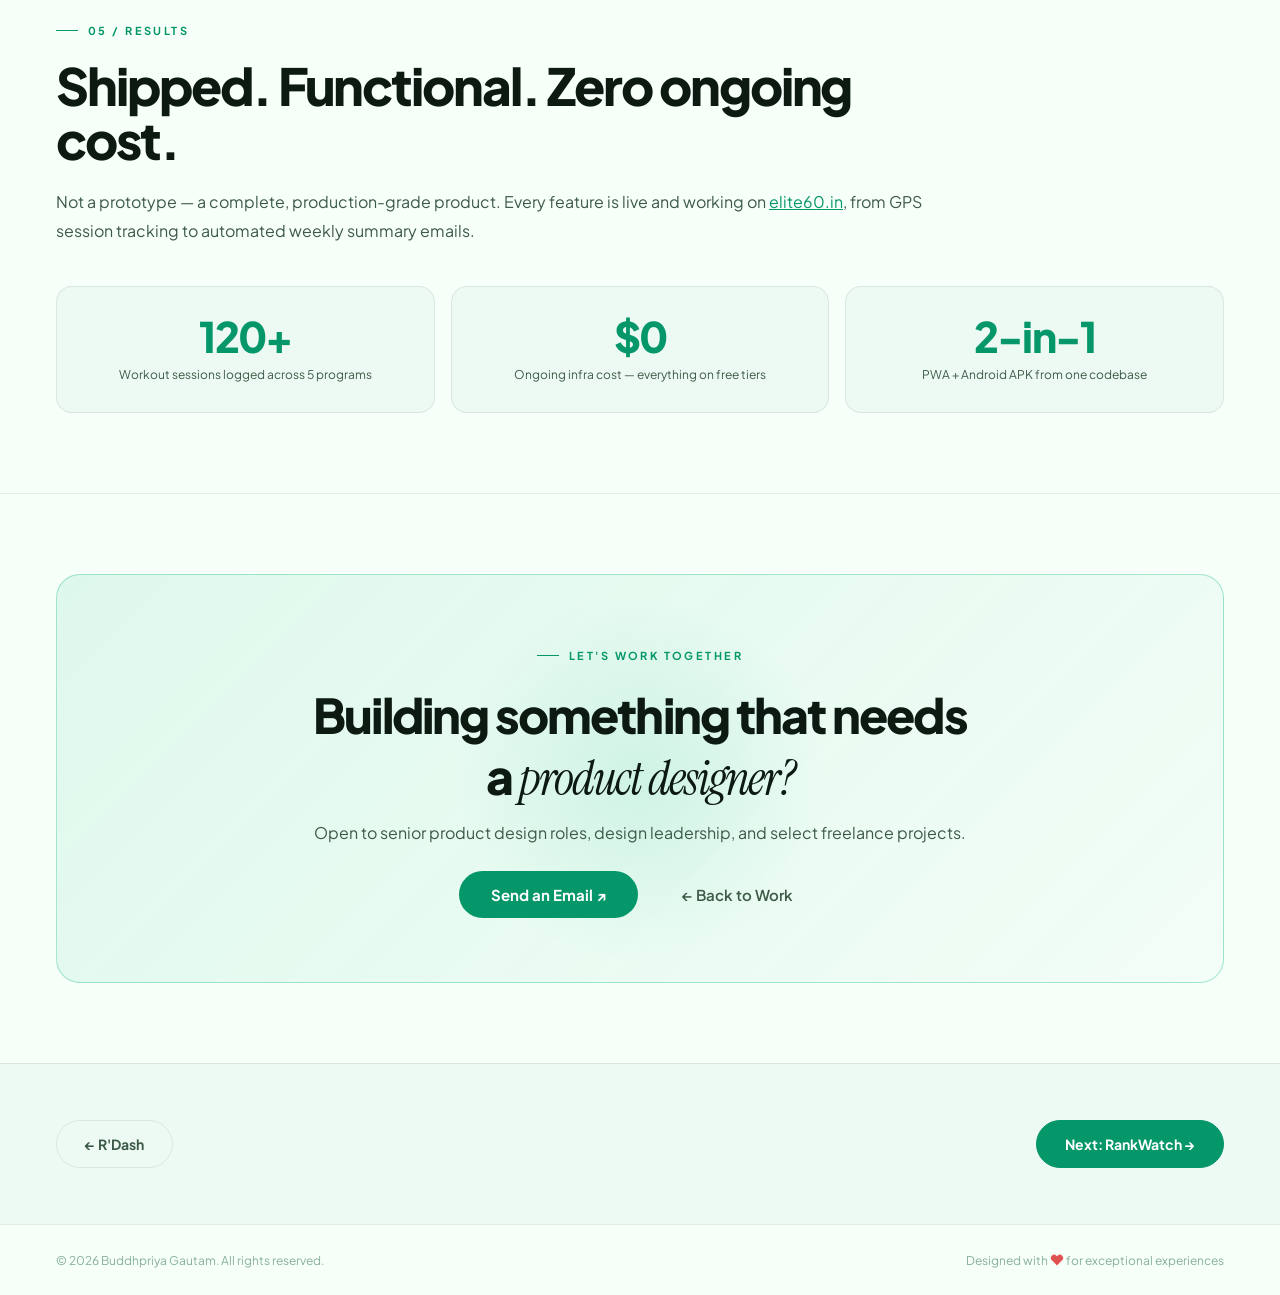
<file: elite60.html>
<!DOCTYPE html>
<html lang="en">
<head>
  <meta charset="UTF-8">
  <meta name="viewport" content="width=device-width, initial-scale=1.0">
  <title>Elite60 Case Study — Buddhpriya Gautam</title>
  <meta name="description" content="How I designed and built a 60-day progressive overload fitness platform — live GPS, AI programming, PWA + Android APK. Solo.">
  <link rel="manifest" href="/manifest.json">
  <meta name="theme-color" content="#10B981">
  <link rel="apple-touch-icon" href="/icons/apple-touch-icon.png">
  <link rel="icon" type="image/svg+xml" href="/favicon.svg">
  <link rel="icon" type="image/png" sizes="32x32" href="/icons/icon-32.png">
  <link rel="icon" type="image/png" sizes="192x192" href="/icons/icon-192.png">
  <script>(function(){var t=localStorage.getItem('theme')||(window.matchMedia('(prefers-color-scheme: light)').matches?'light':'dark');document.documentElement.setAttribute('data-theme',t);})();</script>
  <link rel="preconnect" href="https://fonts.googleapis.com">
  <link rel="preconnect" href="https://fonts.gstatic.com" crossorigin>
  <link href="https://fonts.googleapis.com/css2?family=Plus+Jakarta+Sans:ital,wght@0,300;0,400;0,500;0,600;0,700;0,800;1,400&family=Instrument+Serif:ital@0;1&display=swap" rel="stylesheet">
  <style>
    *, *::before, *::after { box-sizing: border-box; margin: 0; padding: 0; }
    :root {
      --bg:#07070F; --bg2:#0D0D1C; --bg3:#131326;
      --border:rgba(255,255,255,0.07); --border-hi:rgba(16,185,129,0.3);
      --accent:#10B981; --accent-lo:rgba(16,185,129,0.12);
      --rose:#F06292; --green:#4ADE80; --amber:#FBB024; --purple:#7B6CF6;
      --text:#EEEEF8; --text2:#8888AA; --text3:#3E3E60;
      --r:16px; --r-sm:8px;
      --nav-scrolled-bg:rgba(7,7,15,.85); --nav-mobile-bg:rgba(7,7,15,.97);
    }
    @media (prefers-color-scheme: light) {
      :root:not([data-theme="dark"]) {
        --bg:#F7FFF9; --bg2:#EDFAF3; --bg3:#E0F5EA;
        --border:rgba(0,0,0,0.08); --border-hi:rgba(16,185,129,0.35);
        --accent:#059669; --accent-lo:rgba(5,150,105,0.10);
        --rose:#D81B60; --green:#16A34A; --amber:#B45309; --purple:#6C5EE8;
        --text:#0D1A12; --text2:#3D5A47; --text3:#87B09A;
        --nav-scrolled-bg:rgba(247,255,249,.92); --nav-mobile-bg:rgba(247,255,249,.98);
      }
    }
    [data-theme="light"] {
      --bg:#F7FFF9; --bg2:#EDFAF3; --bg3:#E0F5EA;
      --border:rgba(0,0,0,0.08); --border-hi:rgba(16,185,129,0.35);
      --accent:#059669; --accent-lo:rgba(5,150,105,0.10);
      --rose:#D81B60; --green:#16A34A; --amber:#B45309; --purple:#6C5EE8;
      --text:#0D1A12; --text2:#3D5A47; --text3:#87B09A;
      --nav-scrolled-bg:rgba(247,255,249,.92); --nav-mobile-bg:rgba(247,255,249,.98);
    }
    html { scroll-behavior:smooth; scrollbar-width:thin; scrollbar-color:var(--accent) var(--bg); }
    ::-webkit-scrollbar { width:3px; }
    ::-webkit-scrollbar-track { background:var(--bg); }
    ::-webkit-scrollbar-thumb { background:var(--accent); border-radius:2px; }
    body { background:var(--bg); color:var(--text); font-family:'Plus Jakarta Sans',sans-serif; overflow-x:hidden; cursor:none; }

    .grain { position:fixed; inset:-200%; width:500%; height:500%; pointer-events:none; z-index:9997; opacity:.028;
      background-image:url("data:image/svg+xml,%3Csvg viewBox='0 0 256 256' xmlns='http://www.w3.org/2000/svg'%3E%3Cfilter id='n'%3E%3CfeTurbulence type='fractalNoise' baseFrequency='0.85' numOctaves='4' stitchTiles='stitch'/%3E%3C/filter%3E%3Crect width='100%25' height='100%25' filter='url(%23n)'/%3E%3C/svg%3E");
      animation:grain .4s steps(1) infinite; }
    @keyframes grain {
      0%{transform:translate(0,0);} 10%{transform:translate(-2%,-3%);} 20%{transform:translate(1%,2%);}
      30%{transform:translate(-3%,1%);} 40%{transform:translate(2%,-1%);} 50%{transform:translate(-1%,3%);}
      60%{transform:translate(3%,-2%);} 70%{transform:translate(-2%,2%);} 80%{transform:translate(1%,-3%);} 90%{transform:translate(-3%,-1%);}
    }
    #scroll-bar { position:fixed; top:0; left:0; height:2px; width:0%; background:linear-gradient(90deg,var(--accent),var(--purple)); z-index:1000; transition:width .08s; }
    #cur,#cur-f { position:fixed; top:0; left:0; border-radius:50%; pointer-events:none; z-index:9999; transform:translate(-50%,-50%); }
    #cur { width:10px; height:10px; background:var(--accent); transition:width .25s,height .25s,background .25s; }
    #cur-f { width:38px; height:38px; border:1px solid rgba(16,185,129,.45); z-index:9998; transition:width .3s,height .3s,opacity .3s; }
    #cur.h { width:6px; height:6px; background:var(--rose); }
    #cur-f.h { width:56px; height:56px; opacity:.5; border-color:var(--rose); }

    nav { position:fixed; top:0; left:0; right:0; z-index:100; padding:22px 56px; display:flex; align-items:center; justify-content:space-between; transition:background .3s,backdrop-filter .3s; }
    nav.scrolled { background:var(--nav-scrolled-bg); backdrop-filter:blur(24px); border-bottom:1px solid var(--border); }
    .nav-logo { font-size:16px; font-weight:800; letter-spacing:-.03em; text-decoration:none; color:var(--text); }
    .nav-logo em { color:var(--accent); font-style:normal; }
    .nav-right { display:flex; align-items:center; gap:12px; }
    .nav-links { display:flex; align-items:center; gap:36px; list-style:none; }
    .nav-links a { font-size:14px; font-weight:500; color:var(--text2); text-decoration:none; transition:color .2s; position:relative; }
    .nav-links a::after { content:''; position:absolute; bottom:-3px; left:0; width:0; height:1px; background:var(--accent); transition:width .3s; }
    .nav-links a:hover { color:var(--text); }
    .nav-links a:hover::after { width:100%; }
    .nav-cta { padding:10px 26px !important; background:var(--accent) !important; color:#fff !important; border-radius:100px !important; font-weight:700 !important; }
    .nav-cta::after { display:none !important; }
    .theme-toggle { background:none; border:1px solid var(--border); color:var(--text2); width:38px; height:38px; border-radius:50%; cursor:pointer; display:flex; align-items:center; justify-content:center; flex-shrink:0; transition:color .2s,border-color .2s,background .2s; }
    .theme-toggle:hover { color:var(--text); border-color:var(--border-hi); background:var(--accent-lo); }
    .theme-toggle svg { display:block; }
    .nav-burger { display:none; flex-direction:column; justify-content:center; align-items:center; gap:5px; width:40px; height:40px; background:none; border:none; cursor:pointer; padding:4px; z-index:200; }
    .nav-burger span { display:block; width:22px; height:1.5px; background:var(--text); transition:transform .3s,opacity .3s; transform-origin:center; }
    .nav-burger.open span:nth-child(1){ transform:translateY(6.5px) rotate(45deg); }
    .nav-burger.open span:nth-child(2){ opacity:0; }
    .nav-burger.open span:nth-child(3){ transform:translateY(-6.5px) rotate(-45deg); }

    .rv { opacity:0; transform:translateY(28px); transition:opacity .85s cubic-bezier(.16,1,.3,1),transform .85s cubic-bezier(.16,1,.3,1); }
    .rv.in { opacity:1; transform:translateY(0); }
    .d1{transition-delay:.1s;} .d2{transition-delay:.2s;} .d3{transition-delay:.32s;}
    .tag { display:inline-flex; align-items:center; gap:10px; font-size:11px; font-weight:700; letter-spacing:.22em; text-transform:uppercase; color:var(--accent); margin-bottom:22px; }
    .tag::before { content:''; width:22px; height:1px; background:var(--accent); }
    .serif { font-family:'Instrument Serif',serif; font-weight:400; font-style:italic; }

    .cs-hero { min-height:82vh; padding:140px 56px 80px; position:relative; overflow:hidden; display:grid; grid-template-columns:1fr 1fr; align-items:flex-end; gap:48px; }
    .cs-hero-bg { position:absolute; inset:0; background-image:linear-gradient(rgba(16,185,129,.06) 1px,transparent 1px),linear-gradient(90deg,rgba(16,185,129,.06) 1px,transparent 1px); background-size:64px 64px; mask-image:radial-gradient(ellipse 80% 80% at 30% 50%,black,transparent); }
    .cs-hero-glow { position:absolute; width:700px; height:700px; background:radial-gradient(circle,rgba(16,185,129,.12) 0%,transparent 65%); top:50%; left:30%; transform:translate(-50%,-50%); pointer-events:none; }
    .cs-back { display:inline-flex; align-items:center; gap:8px; font-size:13px; font-weight:600; color:var(--text2); text-decoration:none; margin-bottom:40px; transition:color .2s; position:relative; z-index:1; }
    .cs-back:hover { color:var(--accent); }
    .cs-hero-inner { position:relative; z-index:1; }
    .cs-hero-phones { position:relative; z-index:1; display:flex; align-items:flex-end; justify-content:center; gap:12px; padding-bottom:4px; }
    .cs-phone { border-radius:32px; overflow:hidden; border:1.5px solid rgba(16,185,129,.22); box-shadow:0 28px 56px rgba(0,0,0,.65), 0 0 0 1px rgba(16,185,129,.06); flex-shrink:0; }
    .cs-phone img { display:block; width:100%; }
    .cs-phone-a { width:148px; transform:rotate(-5deg) translateY(18px); }
    .cs-phone-b { width:172px; z-index:2; position:relative; }
    .cs-phone-c { width:148px; transform:rotate(5deg) translateY(18px); }
    .cs-chips { display:flex; gap:8px; flex-wrap:wrap; margin-bottom:24px; }
    .cs-chip { padding:5px 14px; background:var(--accent-lo); border:1px solid var(--border-hi); border-radius:100px; font-size:11px; font-weight:700; letter-spacing:.1em; text-transform:uppercase; color:var(--accent); }
    .cs-title { font-size:clamp(64px,9vw,120px); font-weight:800; line-height:.92; letter-spacing:-.045em; margin-bottom:28px; }
    .cs-title .num { color:var(--accent); }
    .cs-tagline { font-size:18px; line-height:1.7; color:var(--text2); max-width:640px; }
    .cs-tagline strong { color:var(--text); }
    .live-link { display:inline-flex; align-items:center; gap:6px; font-size:13px; font-weight:700; color:var(--accent); text-decoration:none; margin-top:16px; }
    .live-link:hover { opacity:.8; }

    .cs-meta-bar { background:var(--bg2); border-top:1px solid var(--border); border-bottom:1px solid var(--border); padding:32px 56px; display:flex; gap:48px; flex-wrap:wrap; }
    .cs-meta-item { }
    .cs-meta-label { font-size:10px; font-weight:700; letter-spacing:.18em; text-transform:uppercase; color:var(--text3); margin-bottom:6px; }
    .cs-meta-val { font-size:15px; font-weight:600; color:var(--text); }

    .impact-bar { padding:64px 56px; background:linear-gradient(135deg,rgba(16,185,129,.06),rgba(16,185,129,.02)); border-bottom:1px solid var(--border); }
    .impact-grid { display:grid; grid-template-columns:repeat(3,1fr); gap:2px; margin-top:40px; }
    .impact-c { background:var(--bg2); border:1px solid var(--border); padding:36px 40px; }
    .impact-n { font-size:52px; font-weight:800; letter-spacing:-.045em; color:var(--accent); line-height:1; margin-bottom:8px; }
    .impact-l { font-size:13px; color:var(--text2); line-height:1.6; }

    .cs-sec { padding:80px 56px; border-bottom:1px solid var(--border); }
    .cs-sec-inner { max-width:900px; }
    .cs-h2 { font-size:clamp(32px,4vw,52px); font-weight:800; letter-spacing:-.04em; line-height:1.05; margin-bottom:20px; }
    .cs-p { font-size:16px; line-height:1.85; color:var(--text2); margin-bottom:20px; }
    .cs-p strong { color:var(--text); }
    .cs-p:last-child { margin-bottom:0; }

    .pain-grid { display:grid; grid-template-columns:repeat(2,1fr); gap:16px; margin-top:40px; }
    .pain-c { background:var(--bg2); border:1px solid var(--border); border-radius:var(--r); padding:28px; transition:border-color .3s; }
    .pain-c:hover { border-color:var(--border-hi); }
    .pain-ic { font-size:28px; margin-bottom:14px; }
    .pain-t { font-size:15px; font-weight:700; margin-bottom:8px; }
    .pain-p { font-size:13px; color:var(--text2); line-height:1.7; }

    .feat-grid { display:grid; grid-template-columns:repeat(2,1fr); gap:16px; margin-top:40px; }
    .feat-c { background:var(--bg2); border:1px solid var(--border); border-radius:var(--r); padding:28px; border-left:3px solid var(--accent); }
    .feat-ic { font-size:24px; margin-bottom:12px; }
    .feat-t { font-size:15px; font-weight:700; margin-bottom:8px; }
    .feat-p { font-size:13px; color:var(--text2); line-height:1.7; }

    .stack-grid { display:flex; gap:8px; flex-wrap:wrap; margin-top:24px; }
    .stack-tag { padding:6px 14px; background:var(--bg3); border:1px solid var(--border); border-radius:100px; font-size:11px; font-weight:700; color:var(--text2); }

    .arch-grid { display:grid; grid-template-columns:repeat(2,1fr); gap:16px; margin-top:40px; }
    .arch-c { background:var(--bg2); border:1px solid var(--border); border-radius:var(--r); padding:28px; }
    .arch-t { font-size:14px; font-weight:700; color:var(--accent); margin-bottom:8px; font-family:monospace; }
    .arch-p { font-size:13px; color:var(--text2); line-height:1.7; }

    .chal-list { margin-top:40px; display:flex; flex-direction:column; gap:2px; }
    .chal-c { background:var(--bg2); border:1px solid var(--border); padding:28px 36px; display:grid; grid-template-columns:1fr 1fr; gap:32px; transition:border-color .3s; }
    .chal-c:hover { border-color:var(--border-hi); }
    .chal-label { font-size:10px; font-weight:700; letter-spacing:.18em; text-transform:uppercase; color:var(--text3); margin-bottom:8px; }
    .chal-p { font-size:13px; color:var(--text2); line-height:1.7; }
    .chal-p strong { color:var(--text); }

    .imp-grid { display:grid; grid-template-columns:repeat(3,1fr); gap:16px; margin-top:40px; }
    .imp-c { background:var(--bg2); border:1px solid var(--border); border-radius:var(--r); padding:28px; text-align:center; transition:border-color .3s,transform .3s; }
    .imp-c:hover { border-color:var(--border-hi); transform:translateY(-3px); }
    .imp-n { font-size:42px; font-weight:800; letter-spacing:-.04em; color:var(--accent); line-height:1; margin-bottom:8px; }
    .imp-l { font-size:12px; color:var(--text2); line-height:1.6; }

    .cs-nav-footer { padding:56px; background:var(--bg2); border-top:1px solid var(--border); display:flex; align-items:center; justify-content:space-between; gap:24px; }
    .cs-nav-btn { display:inline-flex; align-items:center; gap:10px; padding:14px 28px; border:1px solid var(--border); border-radius:100px; font-size:14px; font-weight:700; color:var(--text2); text-decoration:none; transition:all .2s; }
    .cs-nav-btn:hover { border-color:var(--border-hi); color:var(--text); background:var(--accent-lo); }
    .cs-nav-btn.primary { background:var(--accent); color:#fff; border-color:var(--accent); }
    .cs-nav-btn.primary:hover { background:#34d399; border-color:#34d399; }

    .cta-sec { padding:80px 56px; text-align:center; }
    .cta-wrap { background:linear-gradient(135deg,rgba(16,185,129,.1),rgba(16,185,129,.02)); border:1px solid var(--border-hi); border-radius:24px; padding:64px; position:relative; overflow:hidden; }
    .cta-glow { position:absolute; width:400px; height:400px; background:radial-gradient(circle,rgba(16,185,129,.12) 0%,transparent 65%); top:50%; left:50%; transform:translate(-50%,-50%); pointer-events:none; }
    .cta-t { font-size:clamp(28px,4vw,48px); font-weight:800; letter-spacing:-.04em; margin-bottom:12px; position:relative; z-index:1; }
    .cta-p { font-size:16px; color:var(--text2); margin-bottom:28px; position:relative; z-index:1; }
    .cta-btns { display:flex; align-items:center; justify-content:center; gap:16px; position:relative; z-index:1; }
    .btn-p { padding:14px 32px; background:var(--accent); color:#fff; border-radius:100px; font-size:15px; font-weight:700; text-decoration:none; display:inline-flex; align-items:center; gap:8px; transition:transform .2s,box-shadow .2s; }
    .btn-p:hover { transform:translateY(-2px); box-shadow:0 14px 36px rgba(16,185,129,.35); }
    .btn-g { padding:14px 28px; color:var(--text2); border-radius:100px; font-size:15px; font-weight:600; text-decoration:none; transition:color .2s; }
    .btn-g:hover { color:var(--accent); }

    footer { border-top:1px solid var(--border); padding:28px 56px; display:flex; align-items:center; justify-content:space-between; }
    .fc { font-size:12px; color:var(--text3); }
    .fc em { color:var(--accent); font-style:normal; }

    @media (max-width:768px) {
      #cur,#cur-f { display:none; } body { cursor:auto; }
      nav { padding:18px 24px; }
      .nav-burger { display:flex; }
      .nav-links { position:fixed; top:0; left:0; right:0; bottom:0; background:var(--nav-mobile-bg); backdrop-filter:blur(24px); flex-direction:column; align-items:center; justify-content:center; gap:40px; z-index:150; transform:translateX(100%); transition:transform .4s cubic-bezier(.16,1,.3,1); pointer-events:none; }
      .nav-links.open { transform:translateX(0); pointer-events:all; }
      .nav-links a { font-size:22px; font-weight:700; color:var(--text); }
      .cs-hero { padding:120px 24px 60px; min-height:auto; grid-template-columns:1fr; }
      .cs-hero-phones { display:none; }
      .cs-meta-bar { padding:24px; gap:24px; }
      .impact-bar { padding:48px 24px; }
      .impact-grid { grid-template-columns:1fr 1fr; }
      .cs-sec { padding:56px 24px; }
      .pain-grid,.feat-grid,.arch-grid { grid-template-columns:1fr; }
      .chal-c { grid-template-columns:1fr; gap:16px; }
      .imp-grid { grid-template-columns:1fr 1fr; }
      .cs-nav-footer { padding:32px 24px; flex-direction:column; }
      .cta-sec { padding:56px 24px; }
      .cta-wrap { padding:40px 24px; }
      .cta-btns { flex-direction:column; }
      footer { padding:24px; flex-direction:column; gap:8px; text-align:center; }
    }
  </style>
</head>
<body>

  <div class="grain"></div>
  <div id="scroll-bar"></div>
  <div id="cur"></div>
  <div id="cur-f"></div>

  <nav id="nav">
    <a href="/" class="nav-logo">BG<em>.</em></a>
    <div class="nav-right">
      <ul class="nav-links" id="nav-links">
      <li><a href="/work.html">Work</a></li>
      <li><a href="/about.html">About</a></li>
      <li><a href="/#process">Process</a></li>
      <li><a href="/#contact" class="nav-cta">Let's Talk</a></li>
    </ul>
    <button class="theme-toggle" id="theme-toggle" aria-label="Toggle theme"></button>
    <button class="nav-burger" id="nav-burger" aria-label="Toggle menu">
      <span></span><span></span><span></span>
    </button>
    </div>
  </nav>

  <!-- HERO -->
  <div class="cs-hero">
    <div class="cs-hero-bg"></div>
    <div class="cs-hero-glow"></div>
    <div class="cs-hero-inner">
      <a href="/work.html" class="cs-back rv">← Back to Work</a>
      <div class="cs-chips rv d1">
        <span class="cs-chip">PWA + Android APK</span>
        <span class="cs-chip">Full-Stack</span>
        <span class="cs-chip">Solo Build</span>
        <span class="cs-chip">0 → 1</span>
      </div>
      <h1 class="cs-title rv d2">Elite<span class="num">60</span></h1>
      <p class="cs-tagline rv d3">
        A <strong>60-day progressive overload fitness platform</strong> that automates strength programming, tracks athletic goals with live GPS, and ships as both a PWA and native Android APK — designed and built solo.
      </p>
      <a href="https://elite60.in" target="_blank" rel="noopener" class="live-link rv d3">Live at elite60.in ↗</a>
    </div>

    <div class="cs-hero-phones rv d2">
      <div class="cs-phone cs-phone-a">
        <img src="/images/elite60/workout.jpg" alt="Workout Session">
      </div>
      <div class="cs-phone cs-phone-b">
        <img src="/images/elite60/home.jpg" alt="Home Dashboard">
      </div>
      <div class="cs-phone cs-phone-c">
        <img src="/images/elite60/gps-live.jpg" alt="Live GPS Workout">
      </div>
    </div>
  </div>

  <!-- META BAR -->
  <div class="cs-meta-bar">
    <div class="cs-meta-item"><div class="cs-meta-label">Role</div><div class="cs-meta-val">Full-Stack Developer</div></div>
    <div class="cs-meta-item"><div class="cs-meta-label">Timeline</div><div class="cs-meta-val">2025</div></div>
    <div class="cs-meta-item"><div class="cs-meta-label">Platform</div><div class="cs-meta-val">PWA + Android APK</div></div>
    <div class="cs-meta-item"><div class="cs-meta-label">Stack</div><div class="cs-meta-val">React · Node · PostgreSQL</div></div>
    <div class="cs-meta-item"><div class="cs-meta-label">Infra Cost</div><div class="cs-meta-val">$0 / month</div></div>
  </div>

  <!-- IMPACT BAR -->
  <div class="impact-bar">
    <div class="tag rv">Results</div>
    <h2 class="cs-h2 rv d1">Live, functional, and zero ongoing cost</h2>
    <div class="impact-grid">
      <div class="impact-c rv"><div class="impact-n">120+</div><div class="impact-l">Workout sessions across 5 programs and 4 progressive phases</div></div>
      <div class="impact-c rv d1"><div class="impact-n">$0</div><div class="impact-l">Ongoing infrastructure cost — maps, hosting, and DB on free tiers</div></div>
      <div class="impact-c rv d2"><div class="impact-n">2-in-1</div><div class="impact-l">Single codebase ships as both a PWA and native Android APK</div></div>
    </div>
  </div>

  <!-- 01 PROBLEM -->
  <section class="cs-sec">
    <div class="cs-sec-inner">
      <div class="tag rv">01 / Problem</div>
      <h2 class="cs-h2 rv d1">Most gym-goers plateau because programming is hard</h2>
      <p class="cs-p rv d2">People track workouts in notes apps, forget last session's weights, or follow generic plans that never adapt. Dedicated fitness apps are either too expensive, too complicated, or disconnected from real programming logic.</p>
    </div>
    <div class="pain-grid">
      <div class="pain-c rv">
        <div class="pain-ic"><svg width="20" height="20" viewBox="0 0 24 24" fill="none" stroke="currentColor" stroke-width="2" stroke-linecap="round" stroke-linejoin="round"><polyline points="23 6 13.5 15.5 8.5 10.5 1 18"/><polyline points="17 6 23 6 23 12"/></svg></div>
        <div class="pain-t">No Automatic Progression</div>
        <div class="pain-p">Users must decide when to increase weight — requires programming knowledge most beginners don't have. Without automation, plateaus are inevitable.</div>
      </div>
      <div class="pain-c rv d1">
        <div class="pain-ic"><svg width="20" height="20" viewBox="0 0 24 24" fill="none" stroke="currentColor" stroke-width="2" stroke-linecap="round" stroke-linejoin="round"><path d="M22 19a2 2 0 0 1-2 2H4a2 2 0 0 1-2-2V5a2 2 0 0 1 2-2h5l2 3h9a2 2 0 0 1 2 2z"/></svg></div>
        <div class="pain-t">Fragmented Tracking</div>
        <div class="pain-p">Separate apps for strength, cardio, and body stats create friction. No single source of truth means data is always incomplete or stale.</div>
      </div>
      <div class="pain-c rv d2">
        <div class="pain-ic"><svg width="20" height="20" viewBox="0 0 24 24" fill="none" stroke="currentColor" stroke-width="2" stroke-linecap="round"><rect x="2" y="14" width="3" height="7" rx="1"/><rect x="8" y="9" width="3" height="12" rx="1"/><rect x="14" y="5" width="3" height="16" rx="1"/><rect x="20" y="2" width="3" height="19" rx="1"/></svg></div>
        <div class="pain-t">No Offline Support</div>
        <div class="pain-p">Most fitness apps fail in poor Wi-Fi gym environments. If the network drops, you lose your workout history and have to start over.</div>
      </div>
      <div class="pain-c rv d3">
        <div class="pain-ic"><svg width="20" height="20" viewBox="0 0 24 24" fill="none" stroke="currentColor" stroke-width="2" stroke-linecap="round"><line x1="4" y1="6" x2="20" y2="6"/><line x1="4" y1="12" x2="20" y2="12"/><line x1="4" y1="18" x2="20" y2="18"/><circle cx="8" cy="6" r="2.5"/><circle cx="16" cy="12" r="2.5"/><circle cx="10" cy="18" r="2.5"/></svg></div>
        <div class="pain-t">Generic Programs</div>
        <div class="pain-p">One-size-fits-all plans with no beginner/advanced differentiation. Most programs ignore individual capacity, leading to either under-training or injury.</div>
      </div>
    </div>
  </section>

  <!-- 02 KEY FEATURES -->
  <section class="cs-sec" style="background:var(--bg2)">
    <div class="cs-sec-inner">
      <div class="tag rv">02 / Key Features</div>
      <h2 class="cs-h2 rv d1">Ten features, one cohesive system</h2>
      <p class="cs-p rv d2">Every feature was built around one premise: <strong>remove every decision that isn't "show up and lift."</strong> The app handles programming, progression, tracking, and motivation automatically.</p>
    </div>
    <div class="feat-grid">
      <div class="feat-c rv">
        <div class="feat-ic"><svg width="20" height="20" viewBox="0 0 24 24" fill="none" stroke="currentColor" stroke-width="2" stroke-linecap="round" stroke-linejoin="round"><circle cx="12" cy="12" r="3"/><path d="M19.4 15a1.65 1.65 0 0 0 .33 1.82l.06.06a2 2 0 0 1-2.83 2.83l-.06-.06a1.65 1.65 0 0 0-1.82-.33 1.65 1.65 0 0 0-1 1.51V21a2 2 0 0 1-4 0v-.09A1.65 1.65 0 0 0 9 19.4a1.65 1.65 0 0 0-1.82.33l-.06.06a2 2 0 0 1-2.83-2.83l.06-.06A1.65 1.65 0 0 0 4.68 15a1.65 1.65 0 0 0-1.51-1H3a2 2 0 0 1 0-4h.09A1.65 1.65 0 0 0 4.6 9a1.65 1.65 0 0 0-.33-1.82l-.06-.06a2 2 0 0 1 2.83-2.83l.06.06A1.65 1.65 0 0 0 9 4.68a1.65 1.65 0 0 0 1-1.51V3a2 2 0 0 1 4 0v.09a1.65 1.65 0 0 0 1 1.51 1.65 1.65 0 0 0 1.82-.33l.06-.06a2 2 0 0 1 2.83 2.83l-.06.06A1.65 1.65 0 0 0 19.4 9a1.65 1.65 0 0 0 1.51 1H21a2 2 0 0 1 0 4h-.09a1.65 1.65 0 0 0-1.51 1z"/></svg></div>
        <div class="feat-t">Linear Progression Engine</div>
        <div class="feat-p">+2.5kg upper / +5kg lower on success. Holds on miss. 5% deload after two consecutive failures. Zero manual input required from the user.</div>
      </div>
      <div class="feat-c rv d1">
        <div class="feat-ic"><svg width="20" height="20" viewBox="0 0 24 24" fill="none" stroke="currentColor" stroke-width="2" stroke-linecap="round" stroke-linejoin="round"><path d="M6 4v16M18 4v16M2 8h4M18 8h4M2 16h4M18 16h4M6 12h12"/></svg></div>
        <div class="feat-t">5 Structured Programs</div>
        <div class="feat-p">PPL, 6-Day Bodybuilding, 3-Day Full Body, 4-Day Intermediate, 5-Day Hypertrophy — across 4 phases in 60 days. Each phase auto-advances.</div>
      </div>
      <div class="feat-c rv d2">
        <div class="feat-ic"><svg width="20" height="20" viewBox="0 0 24 24" fill="none" stroke="currentColor" stroke-width="2" stroke-linecap="round" stroke-linejoin="round"><polygon points="13 2 3 14 12 14 11 22 21 10 12 10 13 2"/></svg></div>
        <div class="feat-t">Beginner / Advanced Toggle</div>
        <div class="feat-p">Adjusts sets, reps, and rest periods in real time across all programs. One switch changes the entire workout structure without rebuilding the plan.</div>
      </div>
      <div class="feat-c rv d3">
        <div class="feat-ic"><svg width="20" height="20" viewBox="0 0 24 24" fill="none" stroke="currentColor" stroke-width="2" stroke-linecap="round" stroke-linejoin="round"><circle cx="12" cy="12" r="10"/><circle cx="12" cy="12" r="6"/><circle cx="12" cy="12" r="2"/></svg></div>
        <div class="feat-t">Strength Goal Plans</div>
        <div class="feat-p">Set a goal (e.g. Bench 80kg → 100kg) and get an auto-generated weekly plan with a live progress chart tracking your path to the target.</div>
      </div>
      <div class="feat-c rv">
        <div class="feat-ic"><svg width="20" height="20" viewBox="0 0 24 24" fill="none" stroke="currentColor" stroke-width="2" stroke-linecap="round" stroke-linejoin="round"><polygon points="1 6 1 22 8 18 16 22 23 18 23 2 16 6 8 2 1 6"/><line x1="8" y1="2" x2="8" y2="18"/><line x1="16" y1="6" x2="16" y2="22"/></svg></div>
        <div class="feat-t">Live GPS Athletics Tracker</div>
        <div class="feat-p">MapLibre GL + CartoDB raster tiles. Real-time route polyline, Haversine distance calculation, 30-second rolling pace with live status. Zero API cost.</div>
      </div>
      <div class="feat-c rv d1">
        <div class="feat-ic"><svg width="20" height="20" viewBox="0 0 24 24" fill="none" stroke="currentColor" stroke-width="2" stroke-linecap="round" stroke-linejoin="round"><path d="M1 12s4-8 11-8 11 8 11 8-4 8-11 8-11-8-11-8z"/><circle cx="12" cy="12" r="3"/></svg></div>
        <div class="feat-t">Admin CRM</div>
        <div class="feat-p">KPI dashboard, searchable user table, per-user session history, and role management. Built with React 19 + Tailwind v4 as a separate testbed app.</div>
      </div>
    </div>
    <div class="tag rv" style="margin-top:48px">Tech Stack</div>
    <div class="stack-grid rv">
      <span class="stack-tag">React 18</span><span class="stack-tag">TypeScript</span><span class="stack-tag">Node.js</span>
      <span class="stack-tag">PostgreSQL</span><span class="stack-tag">Prisma v5</span><span class="stack-tag">TanStack Query v5</span>
      <span class="stack-tag">Framer Motion v12</span><span class="stack-tag">Capacitor v8</span><span class="stack-tag">MapLibre GL v5</span>
      <span class="stack-tag">Workbox (PWA)</span><span class="stack-tag">Recharts</span><span class="stack-tag">Netlify Functions</span>
      <span class="stack-tag">Zod</span><span class="stack-tag">Resend</span><span class="stack-tag">Vite 5 + SWC</span><span class="stack-tag">shadcn/ui</span>
    </div>
  </section>

  <!-- 03 ARCHITECTURE -->
  <section class="cs-sec">
    <div class="cs-sec-inner">
      <div class="tag rv">03 / Architecture</div>
      <h2 class="cs-h2 rv d1">Three independent apps, one monorepo</h2>
      <p class="cs-p rv d2">Structured as a monorepo with three independent apps — user PWA/APK, admin CRM, and Express REST API — each with their own stack, deployed as a unified platform on Netlify.</p>
    </div>
    <div class="arch-grid">
      <div class="arch-c rv">
        <div class="arch-t">/src — User PWA + Android</div>
        <div class="arch-p">React 18, Vite 5, Tailwind v3, Capacitor v8. Ships as a progressive web app via Workbox service worker and as a native Android APK from the same codebase.</div>
      </div>
      <div class="arch-c rv d1">
        <div class="arch-t">/admin-app — Admin CRM</div>
        <div class="arch-p">React 19, Vite 8, Tailwind v4. Built as a separate internal app — deliberately on newer ecosystem versions to serve as a testbed for upcoming migrations.</div>
      </div>
      <div class="arch-c rv d2">
        <div class="arch-t">/backend — REST API</div>
        <div class="arch-p">Express + Prisma v5 + PostgreSQL on Supabase. Bundled by esbuild into a single Netlify Function via serverless-http — zero server management.</div>
      </div>
      <div class="arch-c rv d3">
        <div class="arch-t">Dual-Layer Persistence</div>
        <div class="arch-p">Every write hits localStorage immediately, then syncs async. Server state reconciles on mount. Fully functional offline — gym environments have poor connectivity.</div>
      </div>
    </div>
  </section>

  <!-- 04 ENGINEERING CHALLENGES -->
  <section class="cs-sec" style="background:var(--bg2)">
    <div class="cs-sec-inner">
      <div class="tag rv">04 / Engineering Challenges</div>
      <h2 class="cs-h2 rv d1">Five real problems, five precise solutions</h2>
    </div>
    <div class="chal-list">
      <div class="chal-c rv">
        <div>
          <div class="chal-label">Problem</div>
          <div class="chal-p">Rest timer rendered invisible behind the navigation bar — z-index stacking context made it impossible to overlay correctly across different views.</div>
        </div>
        <div>
          <div class="chal-label">Solution</div>
          <div class="chal-p">Used <strong>React Portal</strong> targeting a <code>#portal-root</code> sibling div to escape the stacking context entirely. Timer renders at document root level, always visible.</div>
        </div>
      </div>
      <div class="chal-c rv">
        <div>
          <div class="chal-label">Problem</div>
          <div class="chal-p">Running a full Express + Prisma backend with zero server management — traditional serverless functions can't bundle Prisma's native binary dependencies cleanly.</div>
        </div>
        <div>
          <div class="chal-label">Solution</div>
          <div class="chal-p">Wrapped the entire Express app with <strong>serverless-http</strong>. esbuild bundles everything with Prisma marked external, letting Netlify handle the native binary layer.</div>
        </div>
      </div>
      <div class="chal-c rv">
        <div>
          <div class="chal-label">Problem</div>
          <div class="chal-p">Making a web app feel truly native — 300ms tap delays, iOS auto-zoom on inputs, grey tap highlights, rubber-band interference, and visible text selection on press.</div>
        </div>
        <div>
          <div class="chal-label">Solution</div>
          <div class="chal-p"><strong>touch-action: manipulation</strong>, font-size: 16px on inputs, overscroll-behavior: none, active:scale-[0.96] on buttons, and Capacitor haptics for native feedback.</div>
        </div>
      </div>
      <div class="chal-c rv">
        <div>
          <div class="chal-label">Problem</div>
          <div class="chal-p">GPS workout maps needed real-time routing and tile rendering but any commercial map provider (Mapbox, Google Maps) would incur API costs at scale.</div>
        </div>
        <div>
          <div class="chal-label">Solution</div>
          <div class="chal-p">Switched to <strong>MapLibre GL v5</strong> (Apache 2.0) with <strong>CartoDB Dark Matter</strong> raster tiles — fully free, no API key, no rate limits, matches the app's dark aesthetic perfectly.</div>
        </div>
      </div>
    </div>
  </section>

  <!-- 05 RESULTS -->
  <section class="cs-sec">
    <div class="cs-sec-inner">
      <div class="tag rv">05 / Results</div>
      <h2 class="cs-h2 rv d1">Shipped. Functional. Zero ongoing cost.</h2>
      <p class="cs-p rv d2">Not a prototype — a complete, production-grade product. Every feature is live and working on <a href="https://elite60.in" target="_blank" rel="noopener" style="color:var(--accent)">elite60.in</a>, from GPS session tracking to automated weekly summary emails.</p>
    </div>
    <div class="imp-grid" style="margin-top:40px">
      <div class="imp-c rv"><div class="imp-n">120+</div><div class="imp-l">Workout sessions logged across 5 programs</div></div>
      <div class="imp-c rv d1"><div class="imp-n">$0</div><div class="imp-l">Ongoing infra cost — everything on free tiers</div></div>
      <div class="imp-c rv d2"><div class="imp-n">2-in-1</div><div class="imp-l">PWA + Android APK from one codebase</div></div>
    </div>
  </section>

  <!-- CTA -->
  <section class="cta-sec">
    <div class="cta-wrap rv">
      <div class="cta-glow"></div>
      <div class="tag" style="justify-content:center">Let's Work Together</div>
      <div class="cta-t">Building something that needs<br>a <span class="serif">product designer?</span></div>
      <p class="cta-p">Open to senior product design roles, design leadership, and select freelance projects.</p>
      <div class="cta-btns">
        <a href="mailto:buddhpriya93@gmail.com" class="btn-p">Send an Email ↗</a>
        <a href="/work.html" class="btn-g">← Back to Work</a>
      </div>
    </div>
  </section>

  <!-- NEXT PROJECT NAV -->
  <div class="cs-nav-footer">
    <a href="/rdash.html" class="cs-nav-btn">← R'Dash</a>
    <a href="/rankwatch.html" class="cs-nav-btn primary">Next: RankWatch →</a>
  </div>

  <footer>
    <div class="fc">© 2026 Buddhpriya Gautam. All rights reserved.</div>
    <div class="fc">Designed with <svg width="14" height="14" viewBox="0 0 24 24" fill="currentColor" stroke="none" style="vertical-align:-2px;color:#e05252"><path d="M20.84 4.61a5.5 5.5 0 0 0-7.78 0L12 5.67l-1.06-1.06a5.5 5.5 0 0 0-7.78 7.78l1.06 1.06L12 21.23l7.78-7.78 1.06-1.06a5.5 5.5 0 0 0 0-7.78z"/></svg> for exceptional experiences</div>
  </footer>

  <script>
    const cur=document.getElementById('cur'),curf=document.getElementById('cur-f');
    let mx=0,my=0,fx=0,fy=0;
    document.addEventListener('mousemove',e=>{mx=e.clientX;my=e.clientY;cur.style.left=mx+'px';cur.style.top=my+'px';});
    (function tick(){fx+=(mx-fx)*.11;fy+=(my-fy)*.11;curf.style.left=fx+'px';curf.style.top=fy+'px';requestAnimationFrame(tick);})();
    document.querySelectorAll('a,button,.pain-c,.feat-c,.arch-c,.chal-c,.imp-c').forEach(el=>{
      el.addEventListener('mouseenter',()=>{cur.classList.add('h');curf.classList.add('h');});
      el.addEventListener('mouseleave',()=>{cur.classList.remove('h');curf.classList.remove('h');});
    });
    const nav=document.getElementById('nav');
    window.addEventListener('scroll',()=>{nav.classList.toggle('scrolled',window.scrollY>60);},{passive:true});
    const bar=document.getElementById('scroll-bar');
    window.addEventListener('scroll',()=>{bar.style.width=(window.scrollY/(document.body.scrollHeight-innerHeight)*100)+'%';},{passive:true});
    const obs=new IntersectionObserver(entries=>{entries.forEach(e=>{if(e.isIntersecting)e.target.classList.add('in');});},{threshold:0.08,rootMargin:'0px 0px -40px 0px'});
    document.querySelectorAll('.rv').forEach(el=>obs.observe(el));
    const burger=document.getElementById('nav-burger'),navLinks=document.getElementById('nav-links');
    burger.addEventListener('click',()=>{burger.classList.toggle('open');navLinks.classList.toggle('open');document.body.style.overflow=navLinks.classList.contains('open')?'hidden':'';});
    navLinks.querySelectorAll('a').forEach(a=>{a.addEventListener('click',()=>{burger.classList.remove('open');navLinks.classList.remove('open');document.body.style.overflow='';});});
    if('serviceWorker' in navigator){window.addEventListener('load',()=>{navigator.serviceWorker.register('/sw.js').catch(()=>{});});}
    const themeBtn=document.getElementById('theme-toggle');
    const sunSVG='<svg width="18" height="18" viewBox="0 0 24 24" fill="none" stroke="currentColor" stroke-width="2" stroke-linecap="round" stroke-linejoin="round"><circle cx="12" cy="12" r="5"/><line x1="12" y1="1" x2="12" y2="3"/><line x1="12" y1="21" x2="12" y2="23"/><line x1="4.22" y1="4.22" x2="5.64" y2="5.64"/><line x1="18.36" y1="18.36" x2="19.78" y2="19.78"/><line x1="1" y1="12" x2="3" y2="12"/><line x1="21" y1="12" x2="23" y2="12"/><line x1="4.22" y1="19.78" x2="5.64" y2="18.36"/><line x1="18.36" y1="5.64" x2="19.78" y2="4.22"/></svg>';
    const moonSVG='<svg width="18" height="18" viewBox="0 0 24 24" fill="none" stroke="currentColor" stroke-width="2" stroke-linecap="round" stroke-linejoin="round"><path d="M21 12.79A9 9 0 1 1 11.21 3 7 7 0 0 0 21 12.79z"/></svg>';
    function applyTheme(t){document.documentElement.setAttribute('data-theme',t);themeBtn.innerHTML=t==='dark'?sunSVG:moonSVG;themeBtn.setAttribute('aria-label',t==='dark'?'Switch to light mode':'Switch to dark mode');}
    applyTheme(document.documentElement.getAttribute('data-theme')||'dark');
    themeBtn.addEventListener('click',()=>{const next=document.documentElement.getAttribute('data-theme')==='dark'?'light':'dark';localStorage.setItem('theme',next);applyTheme(next);});
  </script>
</body>
</html>
</file>
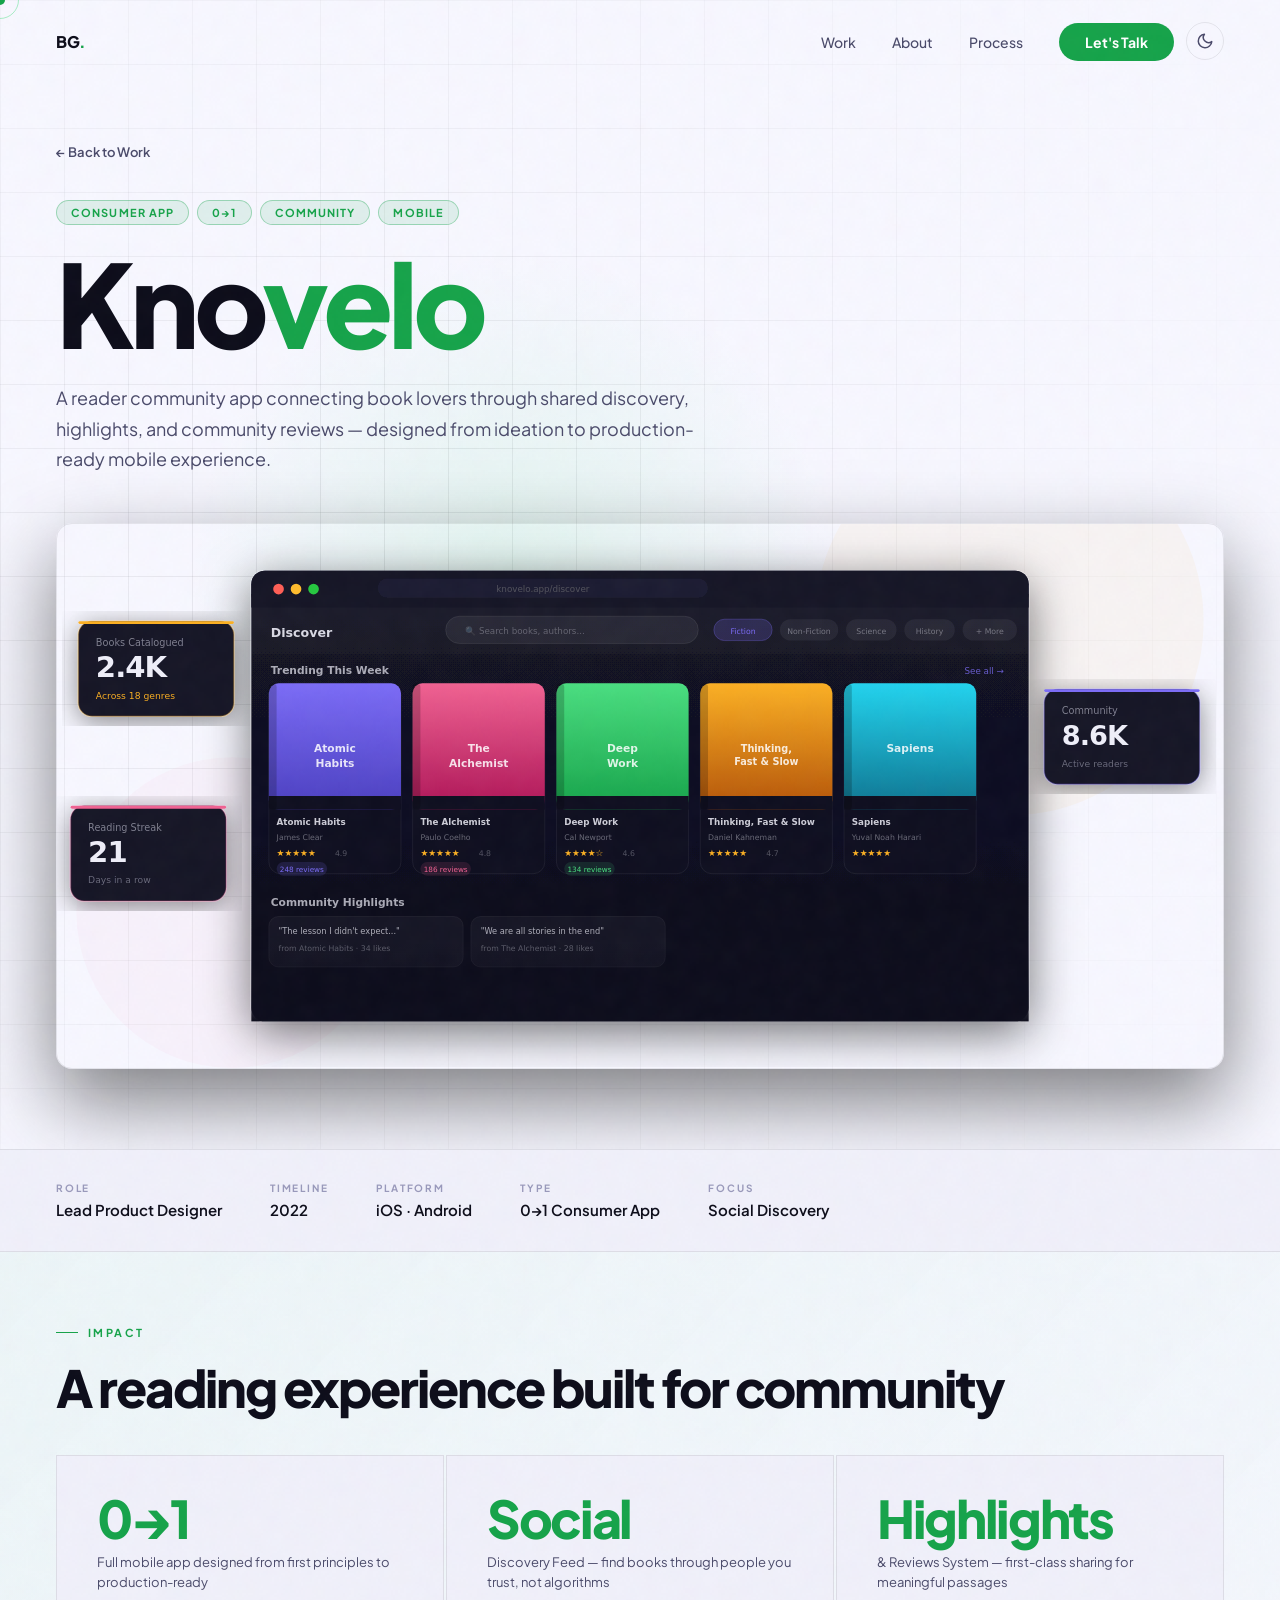
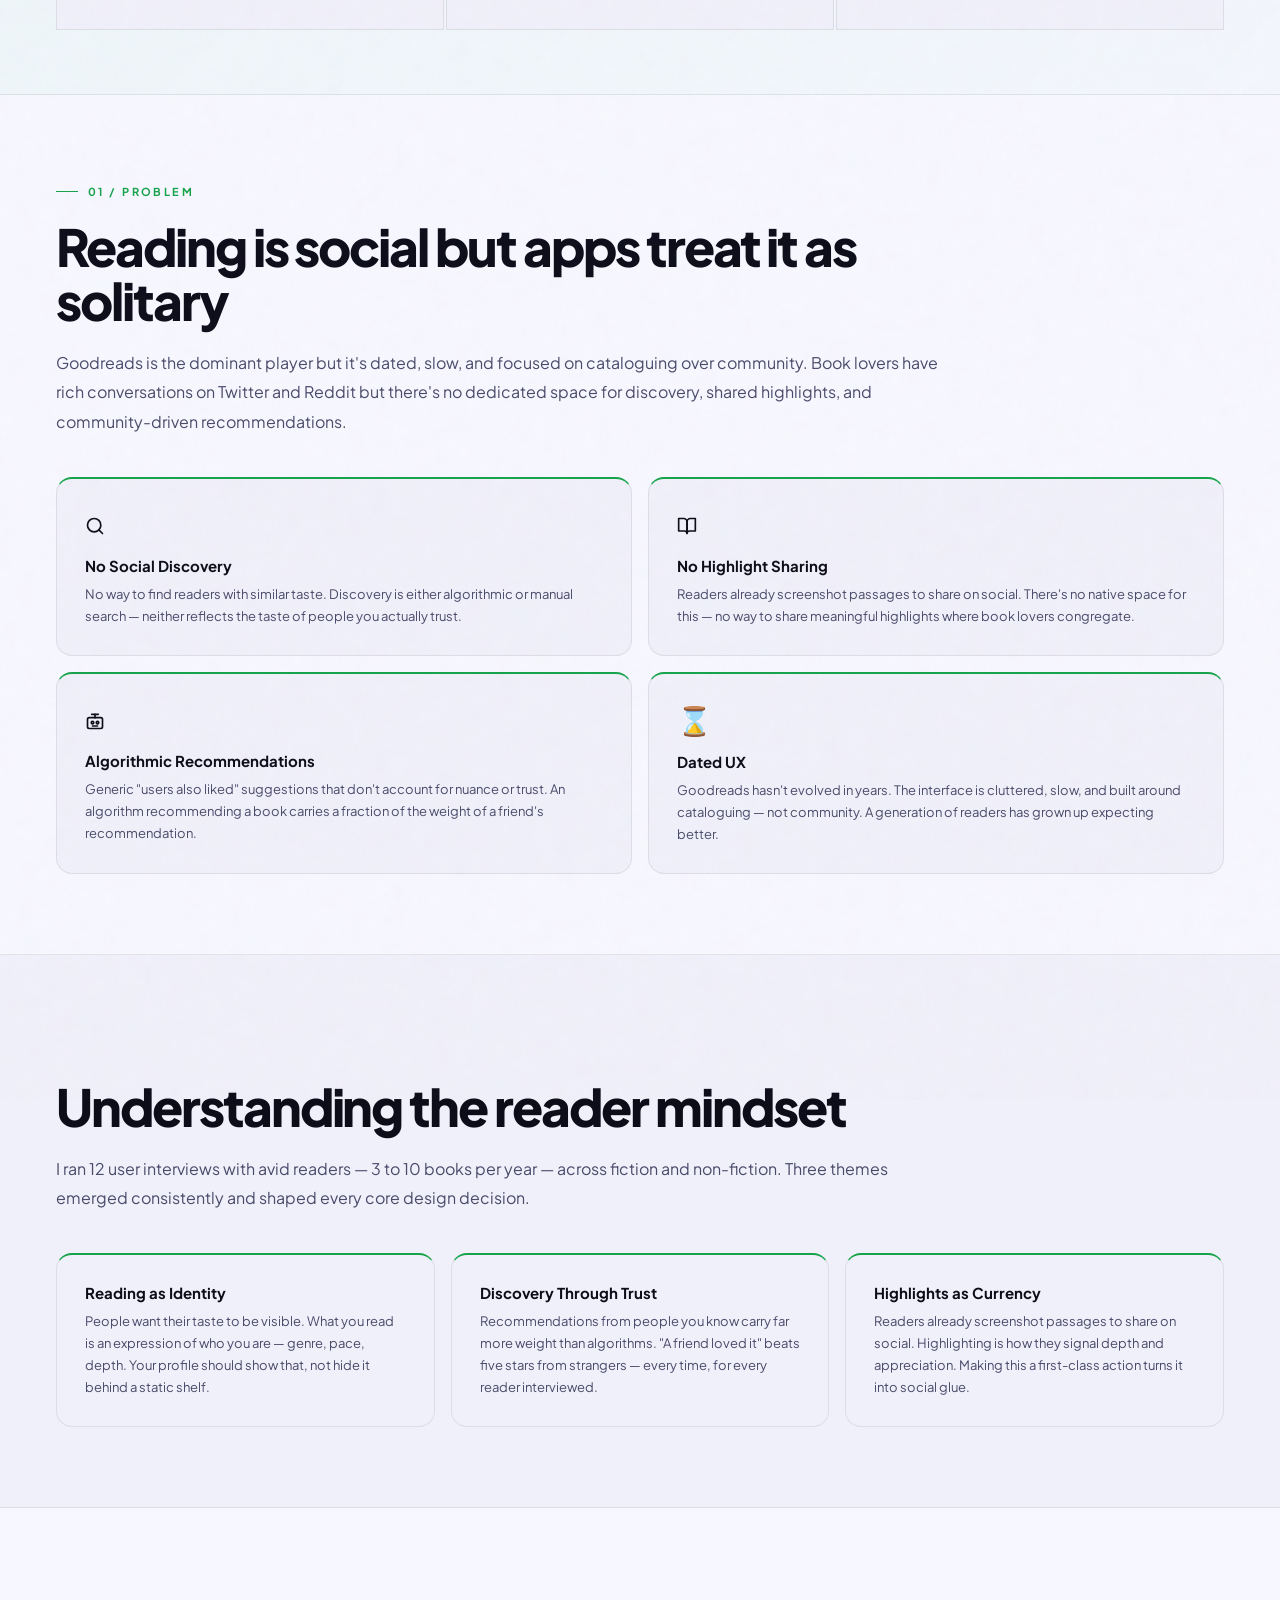
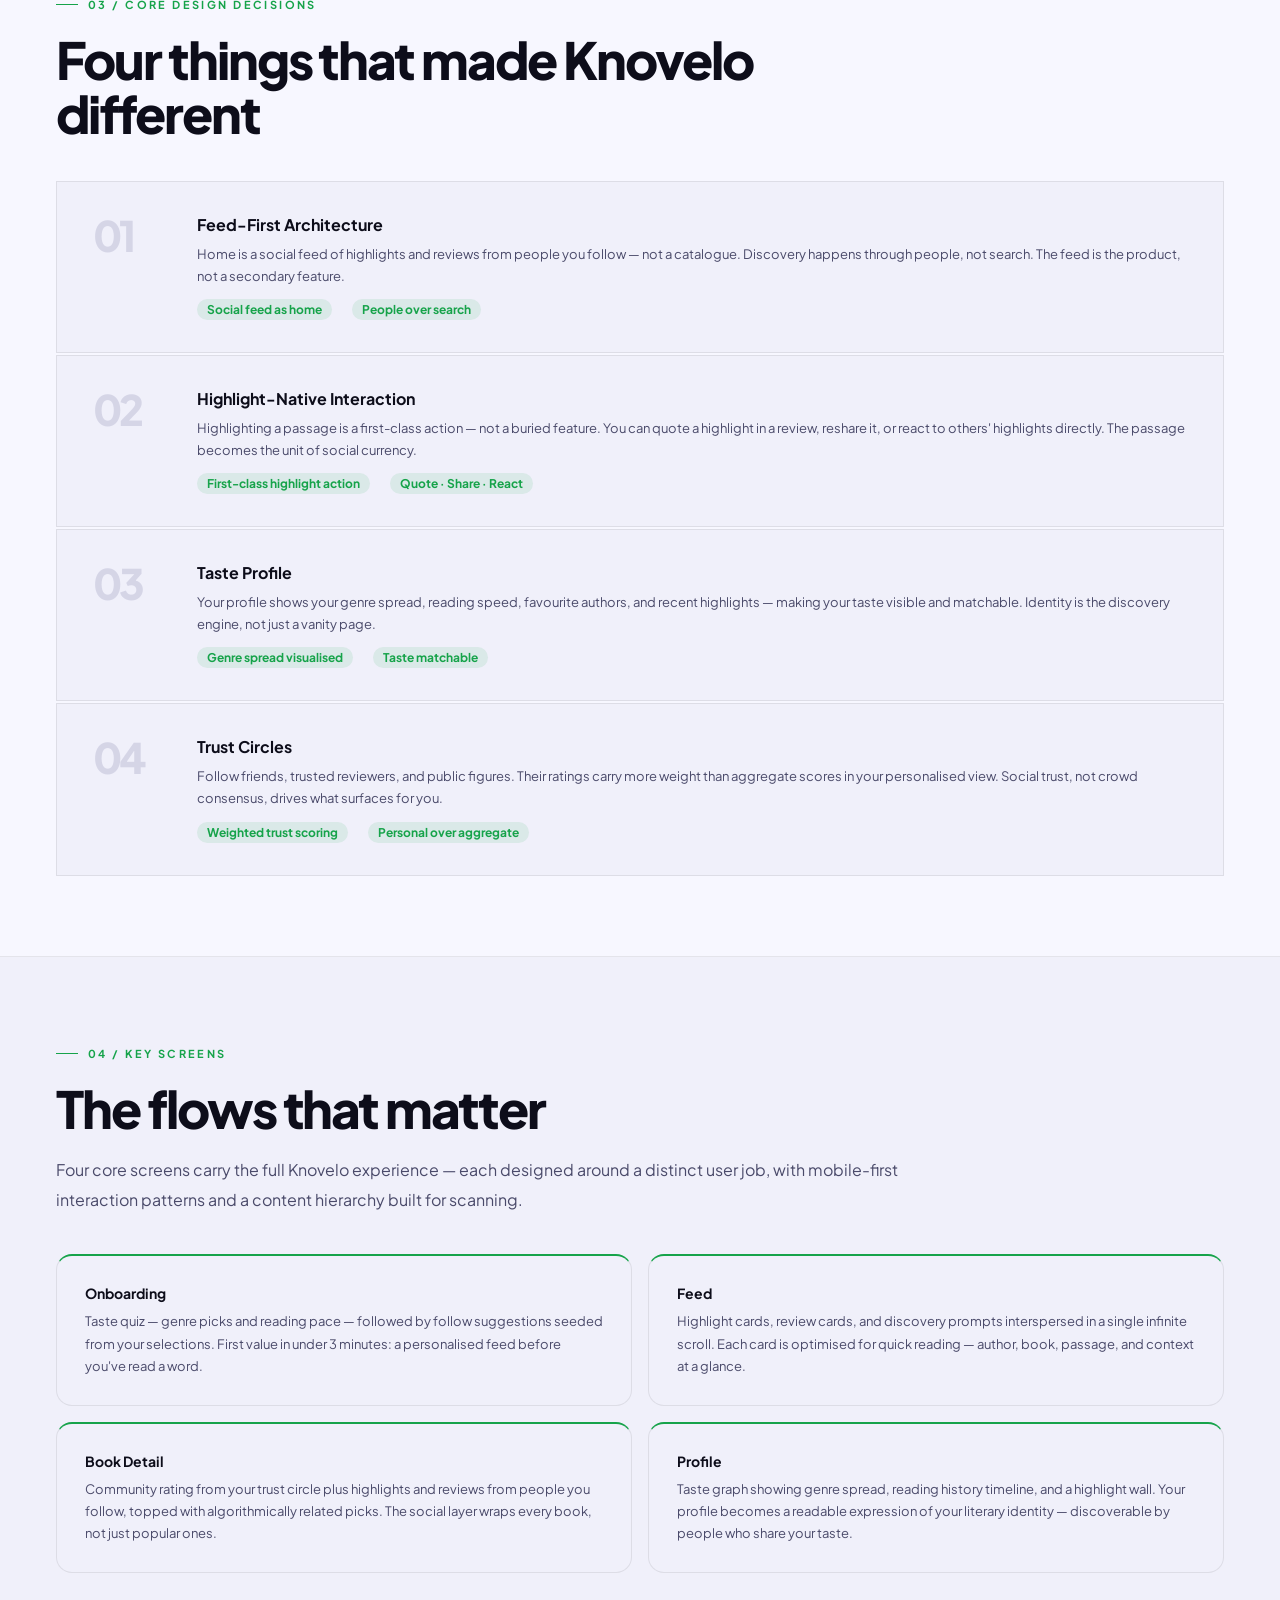
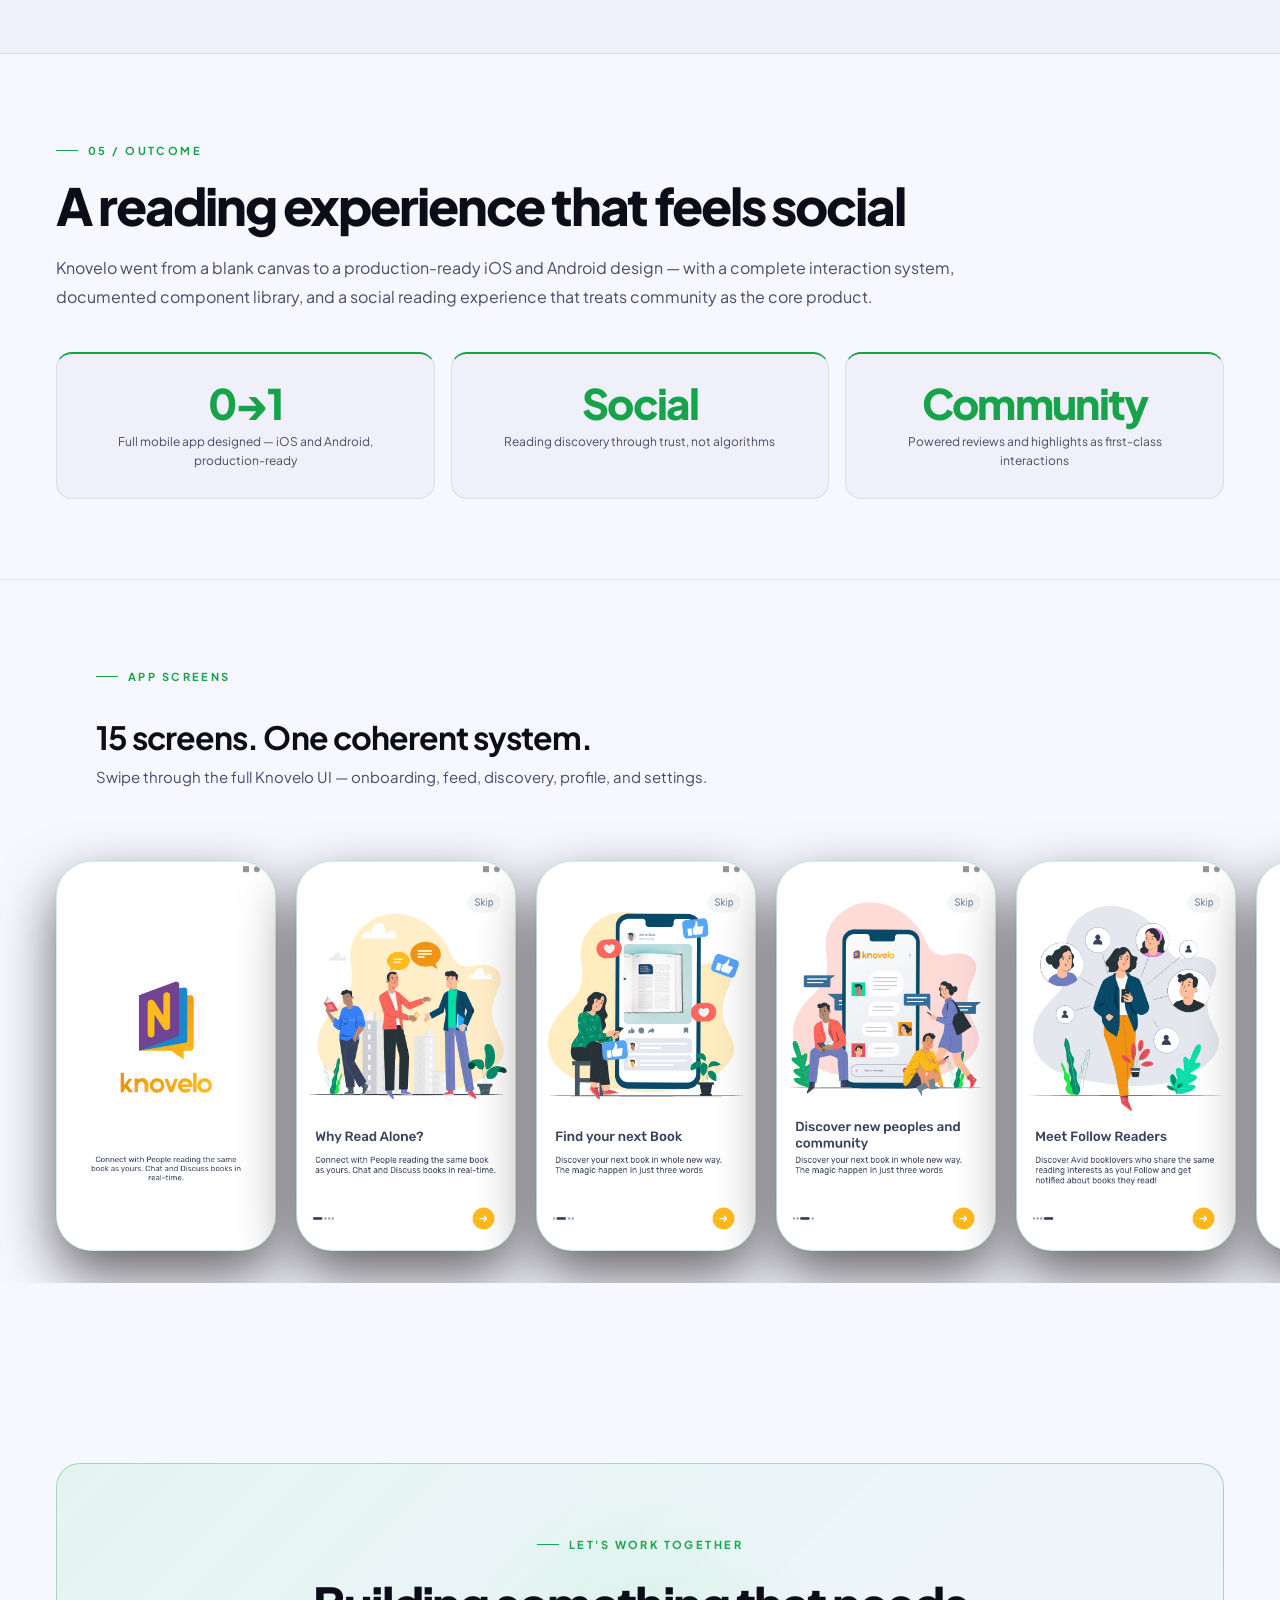
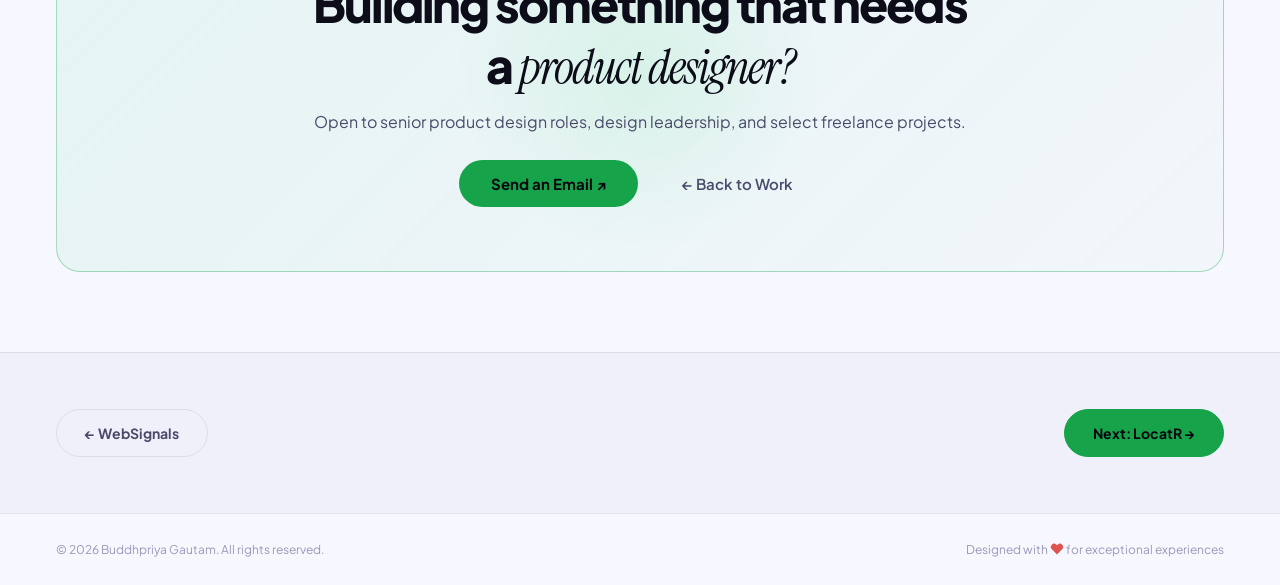
<file: knovelo.html>
<!DOCTYPE html>
<html lang="en">
<head>
  <meta charset="UTF-8">
  <meta name="viewport" content="width=device-width, initial-scale=1.0">
  <title>Knovelo Case Study — Buddhpriya Gautam</title>
  <meta name="description" content="A reader community app connecting book lovers through shared discovery, highlights, and community reviews — 0→1 mobile product design.">
  <link rel="manifest" href="/manifest.json">
  <meta name="theme-color" content="#4ADE80">
  <link rel="apple-touch-icon" href="/icons/apple-touch-icon.png">
  <link rel="icon" type="image/svg+xml" href="/favicon.svg">
  <link rel="icon" type="image/png" sizes="32x32" href="/icons/icon-32.png">
  <link rel="icon" type="image/png" sizes="192x192" href="/icons/icon-192.png">
  <script>(function(){var t=localStorage.getItem('theme')||(window.matchMedia('(prefers-color-scheme: light)').matches?'light':'dark');document.documentElement.setAttribute('data-theme',t);})();</script>
  <link rel="preconnect" href="https://fonts.googleapis.com">
  <link rel="preconnect" href="https://fonts.gstatic.com" crossorigin>
  <link href="https://fonts.googleapis.com/css2?family=Plus+Jakarta+Sans:ital,wght@0,300;0,400;0,500;0,600;0,700;0,800;1,400&family=Instrument+Serif:ital@0;1&display=swap" rel="stylesheet">
  <style>
    *, *::before, *::after { box-sizing: border-box; margin: 0; padding: 0; }
    :root {
      --bg:#07070F; --bg2:#0D0D1C; --bg3:#131326;
      --border:rgba(255,255,255,0.07); --border-hi:rgba(74,222,128,0.3);
      --accent:#4ADE80; --accent-lo:rgba(74,222,128,0.12);
      --rose:#F06292; --green:#4ADE80; --amber:#FBB024;
      --text:#EEEEF8; --text2:#8888AA; --text3:#3E3E60;
      --r:16px; --r-sm:8px;
      --nav-scrolled-bg:rgba(7,7,15,.85); --nav-mobile-bg:rgba(7,7,15,.97);
    }
    @media (prefers-color-scheme: light) {
      :root:not([data-theme="dark"]) {
        --bg:#F7F7FF; --bg2:#F0F0FA; --bg3:#E8E8F5;
        --border:rgba(0,0,0,0.08); --border-hi:rgba(22,163,74,0.35);
        --accent:#16A34A; --accent-lo:rgba(22,163,74,0.10);
        --text:#0D0D1A; --text2:#4A4A6A; --text3:#9999BB;
        --nav-scrolled-bg:rgba(247,247,255,.92); --nav-mobile-bg:rgba(247,247,255,.98);
      }
    }
    [data-theme="light"] {
      --bg:#F7F7FF; --bg2:#F0F0FA; --bg3:#E8E8F5;
      --border:rgba(0,0,0,0.08); --border-hi:rgba(22,163,74,0.35);
      --accent:#16A34A; --accent-lo:rgba(22,163,74,0.10);
      --text:#0D0D1A; --text2:#4A4A6A; --text3:#9999BB;
      --nav-scrolled-bg:rgba(247,247,255,.92); --nav-mobile-bg:rgba(247,247,255,.98);
    }
    html { scroll-behavior:smooth; scrollbar-width:thin; scrollbar-color:var(--accent) var(--bg); }
    ::-webkit-scrollbar { width:3px; }
    ::-webkit-scrollbar-track { background:var(--bg); }
    ::-webkit-scrollbar-thumb { background:var(--accent); border-radius:2px; }
    body { background:var(--bg); color:var(--text); font-family:'Plus Jakarta Sans',sans-serif; overflow-x:hidden; cursor:none; }

    .grain { position:fixed; inset:-200%; width:500%; height:500%; pointer-events:none; z-index:9997; opacity:.028;
      background-image:url("data:image/svg+xml,%3Csvg viewBox='0 0 256 256' xmlns='http://www.w3.org/2000/svg'%3E%3Cfilter id='n'%3E%3CfeTurbulence type='fractalNoise' baseFrequency='0.85' numOctaves='4' stitchTiles='stitch'/%3E%3C/filter%3E%3Crect width='100%25' height='100%25' filter='url(%23n)'/%3E%3C/svg%3E");
      animation:grain .4s steps(1) infinite; }
    @keyframes grain {
      0%{transform:translate(0,0);} 10%{transform:translate(-2%,-3%);} 20%{transform:translate(1%,2%);}
      30%{transform:translate(-3%,1%);} 40%{transform:translate(2%,-1%);} 50%{transform:translate(-1%,3%);}
      60%{transform:translate(3%,-2%);} 70%{transform:translate(-2%,2%);} 80%{transform:translate(1%,-3%);} 90%{transform:translate(-3%,-1%);}
    }
    #scroll-bar { position:fixed; top:0; left:0; height:2px; width:0%; background:linear-gradient(90deg,var(--accent),#86EFAC); z-index:1000; transition:width .08s; }
    #cur,#cur-f { position:fixed; top:0; left:0; border-radius:50%; pointer-events:none; z-index:9999; transform:translate(-50%,-50%); }
    #cur { width:10px; height:10px; background:var(--accent); transition:width .25s,height .25s,background .25s; }
    #cur-f { width:38px; height:38px; border:1px solid rgba(74,222,128,.45); z-index:9998; transition:width .3s,height .3s,opacity .3s; }
    #cur.h { width:6px; height:6px; background:var(--rose); }
    #cur-f.h { width:56px; height:56px; opacity:.5; border-color:var(--rose); }

    nav { position:fixed; top:0; left:0; right:0; z-index:100; padding:22px 56px; display:flex; align-items:center; justify-content:space-between; transition:background .3s,backdrop-filter .3s; }
    nav.scrolled { background:var(--nav-scrolled-bg); backdrop-filter:blur(24px); border-bottom:1px solid var(--border); }
    .nav-logo { font-size:16px; font-weight:800; letter-spacing:-.03em; text-decoration:none; color:var(--text); }
    .nav-logo em { color:var(--accent); font-style:normal; }
    .nav-right { display:flex; align-items:center; gap:12px; }
    .nav-links { display:flex; align-items:center; gap:36px; list-style:none; }
    .nav-links a { font-size:14px; font-weight:500; color:var(--text2); text-decoration:none; transition:color .2s; position:relative; }
    .nav-links a::after { content:''; position:absolute; bottom:-3px; left:0; width:0; height:1px; background:var(--accent); transition:width .3s; }
    .nav-links a:hover { color:var(--text); }
    .nav-links a:hover::after { width:100%; }
    .nav-cta { padding:10px 26px !important; background:var(--accent) !important; color:#fff !important; border-radius:100px !important; font-weight:700 !important; }
    .nav-cta::after { display:none !important; }
    .theme-toggle { background:none; border:1px solid var(--border); color:var(--text2); width:38px; height:38px; border-radius:50%; cursor:pointer; display:flex; align-items:center; justify-content:center; flex-shrink:0; transition:color .2s,border-color .2s,background .2s; }
    .theme-toggle:hover { color:var(--text); border-color:var(--border-hi); background:var(--accent-lo); }
    .theme-toggle svg { display:block; }
    .nav-burger { display:none; flex-direction:column; justify-content:center; align-items:center; gap:5px; width:40px; height:40px; background:none; border:none; cursor:pointer; padding:4px; z-index:200; }
    .nav-burger span { display:block; width:22px; height:1.5px; background:var(--text); transition:transform .3s,opacity .3s; transform-origin:center; }
    .nav-burger.open span:nth-child(1){ transform:translateY(6.5px) rotate(45deg); }
    .nav-burger.open span:nth-child(2){ opacity:0; }
    .nav-burger.open span:nth-child(3){ transform:translateY(-6.5px) rotate(-45deg); }

    .rv { opacity:0; transform:translateY(28px); transition:opacity .85s cubic-bezier(.16,1,.3,1),transform .85s cubic-bezier(.16,1,.3,1); }
    .rv.in { opacity:1; transform:translateY(0); }
    .d1{transition-delay:.1s;} .d2{transition-delay:.2s;} .d3{transition-delay:.32s;}
    .tag { display:inline-flex; align-items:center; gap:10px; font-size:11px; font-weight:700; letter-spacing:.22em; text-transform:uppercase; color:var(--accent); margin-bottom:22px; }
    .tag::before { content:''; width:22px; height:1px; background:var(--accent); }
    .serif { font-family:'Instrument Serif',serif; font-weight:400; font-style:italic; }

    /* ─── HERO ─── */
    .cs-hero { min-height:72vh; padding:140px 56px 80px; position:relative; overflow:hidden; display:flex; flex-direction:column; justify-content:flex-end; }
    .cs-hero-bg { position:absolute; inset:0; background-image:linear-gradient(var(--border) 1px,transparent 1px),linear-gradient(90deg,var(--border) 1px,transparent 1px); background-size:64px 64px; mask-image:radial-gradient(ellipse 80% 80% at 30% 50%,black,transparent); }
    .cs-hero-glow { position:absolute; width:700px; height:700px; background:radial-gradient(circle,rgba(74,222,128,.12) 0%,transparent 65%); top:50%; left:40%; transform:translate(-50%,-50%); pointer-events:none; }
    .cs-back { display:inline-flex; align-items:center; gap:8px; font-size:13px; font-weight:600; color:var(--text2); text-decoration:none; margin-bottom:40px; transition:color .2s; position:relative; z-index:1; }
    .cs-back:hover { color:var(--accent); }
    .cs-hero-inner { position:relative; z-index:1; }
    .cs-chips { display:flex; gap:8px; flex-wrap:wrap; margin-bottom:24px; }
    .cs-chip { padding:5px 14px; background:var(--accent-lo); border:1px solid var(--border-hi); border-radius:100px; font-size:11px; font-weight:700; letter-spacing:.1em; text-transform:uppercase; color:var(--accent); }
    .cs-title { font-size:clamp(64px,9vw,120px); font-weight:800; line-height:.92; letter-spacing:-.045em; margin-bottom:28px; }
    .cs-tagline { font-size:18px; line-height:1.7; color:var(--text2); max-width:640px; }
    .cs-tagline strong { color:var(--text); }
    .cs-hero-img { position:relative; z-index:1; margin-top:48px; border-radius:var(--r); overflow:hidden; border:1px solid var(--border); box-shadow:0 32px 80px rgba(0,0,0,0.5); }
    .cs-hero-img img { width:100%; display:block; }
    @media(max-width:768px){ .cs-hero-img { margin-top:32px; } }

    /* ─── META BAR ─── */
    .cs-meta-bar { background:var(--bg2); border-top:1px solid var(--border); border-bottom:1px solid var(--border); padding:32px 56px; display:flex; gap:48px; flex-wrap:wrap; }
    .cs-meta-label { font-size:10px; font-weight:700; letter-spacing:.18em; text-transform:uppercase; color:var(--text3); margin-bottom:6px; }
    .cs-meta-val { font-size:15px; font-weight:600; color:var(--text); }

    /* ─── IMPACT STATS ─── */
    .impact-bar { padding:64px 56px; background:linear-gradient(135deg,rgba(74,222,128,.06),rgba(74,222,128,.02)); border-bottom:1px solid var(--border); }
    .impact-grid { display:grid; grid-template-columns:repeat(3,1fr); gap:2px; margin-top:40px; }
    .impact-c { background:var(--bg2); border:1px solid var(--border); padding:36px 40px; }
    .impact-n { font-size:52px; font-weight:800; letter-spacing:-.045em; color:var(--accent); line-height:1; margin-bottom:8px; }
    .impact-l { font-size:13px; color:var(--text2); line-height:1.6; }

    /* ─── CONTENT SECTIONS ─── */
    .cs-sec { padding:80px 56px; border-bottom:1px solid var(--border); }
    .cs-sec:last-of-type { border-bottom:none; }
    .cs-sec-inner { max-width:900px; }
    .cs-h2 { font-size:clamp(32px,4vw,52px); font-weight:800; letter-spacing:-.04em; line-height:1.05; margin-bottom:20px; }
    .cs-p { font-size:16px; line-height:1.85; color:var(--text2); margin-bottom:20px; }
    .cs-p strong { color:var(--text); }
    .cs-p:last-child { margin-bottom:0; }

    /* Pain points grid */
    .pain-grid { display:grid; grid-template-columns:repeat(2,1fr); gap:16px; margin-top:40px; }
    .pain-c { background:var(--bg2); border:1px solid var(--border); border-radius:var(--r); padding:28px; border-top:2px solid var(--accent); transition:border-color .3s; }
    .pain-c:hover { border-color:var(--border-hi); }
    .pain-ic { font-size:28px; margin-bottom:14px; }
    .pain-t { font-size:15px; font-weight:700; margin-bottom:8px; }
    .pain-p { font-size:13px; color:var(--text2); line-height:1.7; }

    /* Solution grid */
    .sol-grid { display:grid; grid-template-columns:repeat(2,1fr); gap:16px; margin-top:40px; }
    .sol-c { background:var(--bg2); border:1px solid var(--border); border-radius:var(--r); padding:28px; border-top:2px solid var(--accent); }
    .sol-t { font-size:14px; font-weight:700; margin-bottom:8px; color:var(--text); }
    .sol-p { font-size:13px; color:var(--text2); line-height:1.7; }

    /* Initiatives */
    .init-list { margin-top:40px; display:flex; flex-direction:column; gap:2px; }
    .init-c { background:var(--bg2); border:1px solid var(--border); padding:32px 36px; display:grid; grid-template-columns:80px 1fr; gap:24px; align-items:start; transition:border-color .3s,background .3s; }
    .init-c:hover { border-color:var(--border-hi); background:rgba(74,222,128,.03); }
    .init-n { font-size:42px; font-weight:800; letter-spacing:-.06em; color:var(--text3); opacity:.3; line-height:1; }
    .init-t { font-size:16px; font-weight:700; margin-bottom:8px; }
    .init-p { font-size:13px; color:var(--text2); line-height:1.7; }
    .init-stats { display:flex; gap:20px; flex-wrap:wrap; margin-top:12px; }
    .init-stat { font-size:12px; color:var(--accent); font-weight:700; background:var(--accent-lo); padding:3px 10px; border-radius:100px; }

    /* Research insight / UX cards */
    .ux-grid { display:grid; grid-template-columns:repeat(2,1fr); gap:16px; margin-top:40px; }
    .ux-c { background:var(--bg2); border:1px solid var(--border); border-radius:var(--r); padding:28px; border-top:2px solid var(--accent); }
    .ux-t { font-size:15px; font-weight:700; margin-bottom:8px; }
    .ux-p { font-size:13px; color:var(--text2); line-height:1.7; }

    /* Three-column research grid */
    .research-grid { display:grid; grid-template-columns:repeat(3,1fr); gap:16px; margin-top:40px; }

    /* Impact metrics */
    .imp-grid { display:grid; grid-template-columns:repeat(3,1fr); gap:16px; margin-top:40px; }
    .imp-c { background:var(--bg2); border:1px solid var(--border); border-radius:var(--r); padding:28px; text-align:center; transition:border-color .3s,transform .3s; border-top:2px solid var(--accent); }
    .imp-c:hover { border-color:var(--border-hi); transform:translateY(-3px); }
    .imp-n { font-size:42px; font-weight:800; letter-spacing:-.04em; color:var(--accent); line-height:1; margin-bottom:8px; }
    .imp-l { font-size:12px; color:var(--text2); line-height:1.6; }

    /* ─── NAV FOOTER ─── */
    .cs-nav-footer { padding:56px; background:var(--bg2); border-top:1px solid var(--border); display:flex; align-items:center; justify-content:space-between; gap:24px; }
    .cs-nav-btn { display:inline-flex; align-items:center; gap:10px; padding:14px 28px; border:1px solid var(--border); border-radius:100px; font-size:14px; font-weight:700; color:var(--text2); text-decoration:none; transition:all .2s; }
    .cs-nav-btn:hover { border-color:var(--border-hi); color:var(--text); background:var(--accent-lo); }
    .cs-nav-btn.primary { background:var(--accent); color:#07070F; border-color:var(--accent); }
    .cs-nav-btn.primary:hover { opacity:.88; }

    /* ─── CTA ─── */
    .cta-sec { padding:80px 56px; text-align:center; }
    .cta-wrap { background:linear-gradient(135deg,rgba(74,222,128,.1),rgba(74,222,128,.03)); border:1px solid var(--border-hi); border-radius:24px; padding:64px; position:relative; overflow:hidden; }
    .cta-glow { position:absolute; width:400px; height:400px; background:radial-gradient(circle,rgba(74,222,128,.12) 0%,transparent 65%); top:50%; left:50%; transform:translate(-50%,-50%); pointer-events:none; }
    .cta-t { font-size:clamp(28px,4vw,48px); font-weight:800; letter-spacing:-.04em; margin-bottom:12px; position:relative; z-index:1; }
    .cta-p { font-size:16px; color:var(--text2); margin-bottom:28px; position:relative; z-index:1; }
    .cta-btns { display:flex; align-items:center; justify-content:center; gap:16px; position:relative; z-index:1; }
    .btn-p { padding:14px 32px; background:var(--accent); color:#07070F; border-radius:100px; font-size:15px; font-weight:700; text-decoration:none; display:inline-flex; align-items:center; gap:8px; transition:transform .2s,box-shadow .2s; }
    .btn-p:hover { transform:translateY(-2px); box-shadow:0 14px 36px rgba(74,222,128,.4); }
    .btn-g { padding:14px 28px; color:var(--text2); border-radius:100px; font-size:15px; font-weight:600; text-decoration:none; transition:color .2s; }
    .btn-g:hover { color:var(--accent); }

    footer { border-top:1px solid var(--border); padding:28px 56px; display:flex; align-items:center; justify-content:space-between; }
    .fc { font-size:12px; color:var(--text3); }
    .fc em { color:var(--accent); font-style:normal; }

    /* App Screens */
    .kn-screens-sec { padding:80px 0 100px; overflow:hidden; }
    .kn-screens-inner { max-width:1200px; margin:0 auto; padding:0 56px 32px; }
    .kn-screens-h { font-size:clamp(24px,3vw,32px); font-weight:700; letter-spacing:-.03em; color:var(--text); margin:12px 0 8px; }
    .kn-screens-sub { font-size:15px; color:var(--text2); line-height:1.6; }
    .kn-strip-wrap { overflow-x:auto; padding:40px 56px 32px; scrollbar-width:thin; scrollbar-color:rgba(74,222,128,.3) transparent; cursor:grab; user-select:none; }
    .kn-strip-wrap:active { cursor:grabbing; }
    .kn-strip-wrap::-webkit-scrollbar { height:4px; }
    .kn-strip-wrap::-webkit-scrollbar-track { background:transparent; }
    .kn-strip-wrap::-webkit-scrollbar-thumb { background:rgba(74,222,128,.25); border-radius:2px; }
    .kn-strip { display:flex; gap:20px; width:max-content; }
    .kn-phone { width:220px; height:390px; flex-shrink:0; border-radius:36px; overflow:hidden; border:1.5px solid rgba(74,222,128,.22); box-shadow:0 24px 56px rgba(0,0,0,.6),0 0 0 1px rgba(74,222,128,.06); transition:transform .3s,box-shadow .3s; }
    .kn-phone:hover { transform:translateY(-10px) scale(1.02); box-shadow:0 40px 80px rgba(0,0,0,.7),0 0 0 1.5px rgba(74,222,128,.28); }
    .kn-phone img { display:block; width:100%; height:100%; object-fit:cover; object-position:top center; }

    @media (max-width:768px) {
      #cur,#cur-f { display:none; } body { cursor:auto; }
      nav { padding:18px 24px; }
      .nav-burger { display:flex; }
      .nav-links { position:fixed; top:0; left:0; right:0; bottom:0; background:var(--nav-mobile-bg); backdrop-filter:blur(24px); flex-direction:column; align-items:center; justify-content:center; gap:40px; z-index:150; transform:translateX(100%); transition:transform .4s cubic-bezier(.16,1,.3,1); pointer-events:none; }
      .nav-links.open { transform:translateX(0); pointer-events:all; }
      .nav-links a { font-size:22px; font-weight:700; color:var(--text); }
      .cs-hero { padding:120px 24px 60px; min-height:auto; }
      .cs-meta-bar { padding:24px; gap:24px; }
      .impact-bar { padding:48px 24px; }
      .impact-grid { grid-template-columns:1fr 1fr; }
      .cs-sec { padding:56px 24px; }
      .pain-grid,.sol-grid,.ux-grid,.research-grid { grid-template-columns:1fr; }
      .imp-grid { grid-template-columns:1fr 1fr; }
      .init-c { grid-template-columns:1fr; gap:8px; padding:24px; }
      .cs-nav-footer { padding:32px 24px; flex-direction:column; }
      .cta-sec { padding:56px 24px; }
      .cta-wrap { padding:40px 24px; }
      .cta-btns { flex-direction:column; }
      footer { padding:24px; flex-direction:column; gap:8px; text-align:center; }
      .kn-screens-inner { padding:0 24px 24px; }
      .kn-strip-wrap { padding:32px 24px 24px; }
      .kn-phone { width:160px; height:284px; border-radius:24px; }
    }
  </style>
</head>
<body>

  <div class="grain"></div>
  <div id="scroll-bar"></div>
  <div id="cur"></div>
  <div id="cur-f"></div>

  <nav id="nav">
    <a href="/" class="nav-logo">BG<em>.</em></a>
    <div class="nav-right">
      <ul class="nav-links" id="nav-links">
      <li><a href="/work.html">Work</a></li>
      <li><a href="/about.html">About</a></li>
      <li><a href="/#process">Process</a></li>
      <li><a href="/#contact" class="nav-cta">Let's Talk</a></li>
    </ul>
    <button class="theme-toggle" id="theme-toggle" aria-label="Toggle theme"></button>
    <button class="nav-burger" id="nav-burger" aria-label="Toggle menu">
      <span></span><span></span><span></span>
    </button>
    </div>
  </nav>

  <!-- HERO -->
  <div class="cs-hero">
    <div class="cs-hero-bg"></div>
    <div class="cs-hero-glow"></div>
    <div class="cs-hero-inner">
      <a href="/work.html" class="cs-back rv">← Back to Work</a>
      <div class="cs-chips rv d1">
        <span class="cs-chip">Consumer App</span>
        <span class="cs-chip">0→1</span>
        <span class="cs-chip">Community</span>
        <span class="cs-chip">Mobile</span>
      </div>
      <h1 class="cs-title rv d2">Kno<span style="color:var(--accent)">velo</span></h1>
      <p class="cs-tagline rv d3">
        A reader community app connecting book lovers through shared discovery, highlights, and community reviews — designed from ideation to production-ready mobile experience.
      </p>
      <div class="cs-hero-img rv d3">
        <img src="/images/hero-knovelo.svg" alt="Knovelo book discovery app UI mockup" loading="eager"/>
      </div>
    </div>
  </div>

  <!-- META BAR -->
  <div class="cs-meta-bar">
    <div class="cs-meta-item"><div class="cs-meta-label">Role</div><div class="cs-meta-val">Lead Product Designer</div></div>
    <div class="cs-meta-item"><div class="cs-meta-label">Timeline</div><div class="cs-meta-val">2022</div></div>
    <div class="cs-meta-item"><div class="cs-meta-label">Platform</div><div class="cs-meta-val">iOS · Android</div></div>
    <div class="cs-meta-item"><div class="cs-meta-label">Type</div><div class="cs-meta-val">0→1 Consumer App</div></div>
    <div class="cs-meta-item"><div class="cs-meta-label">Focus</div><div class="cs-meta-val">Social Discovery</div></div>
  </div>

  <!-- IMPACT BAR -->
  <div class="impact-bar">
    <div class="tag rv">Impact</div>
    <h2 class="cs-h2 rv d1">A reading experience built for community</h2>
    <div class="impact-grid">
      <div class="impact-c rv"><div class="impact-n">0→1</div><div class="impact-l">Full mobile app designed from first principles to production-ready</div></div>
      <div class="impact-c rv d1"><div class="impact-n">Social</div><div class="impact-l">Discovery Feed — find books through people you trust, not algorithms</div></div>
      <div class="impact-c rv d2"><div class="impact-n">Highlights</div><div class="impact-l">& Reviews System — first-class sharing for meaningful passages</div></div>
    </div>
  </div>

  <!-- 01 PROBLEM -->
  <section class="cs-sec">
    <div class="cs-sec-inner">
      <div class="tag rv">01 / Problem</div>
      <h2 class="cs-h2 rv d1">Reading is social but apps treat it as solitary</h2>
      <p class="cs-p rv d2">Goodreads is the dominant player but it's dated, slow, and focused on cataloguing over community. Book lovers have rich conversations on Twitter and Reddit but there's no dedicated space for discovery, shared highlights, and community-driven recommendations.</p>
    </div>
    <div class="pain-grid">
      <div class="pain-c rv">
        <div class="pain-ic"><svg width="20" height="20" viewBox="0 0 24 24" fill="none" stroke="currentColor" stroke-width="2" stroke-linecap="round" stroke-linejoin="round"><circle cx="11" cy="11" r="8"/><line x1="21" y1="21" x2="16.65" y2="16.65"/></svg></div>
        <div class="pain-t">No Social Discovery</div>
        <div class="pain-p">No way to find readers with similar taste. Discovery is either algorithmic or manual search — neither reflects the taste of people you actually trust.</div>
      </div>
      <div class="pain-c rv d1">
        <div class="pain-ic"><svg width="20" height="20" viewBox="0 0 24 24" fill="none" stroke="currentColor" stroke-width="2" stroke-linecap="round" stroke-linejoin="round"><path d="M2 3h6a4 4 0 0 1 4 4v14a3 3 0 0 0-3-3H2z"/><path d="M22 3h-6a4 4 0 0 0-4 4v14a3 3 0 0 1 3-3h7z"/></svg></div>
        <div class="pain-t">No Highlight Sharing</div>
        <div class="pain-p">Readers already screenshot passages to share on social. There's no native space for this — no way to share meaningful highlights where book lovers congregate.</div>
      </div>
      <div class="pain-c rv d2">
        <div class="pain-ic"><svg width="20" height="20" viewBox="0 0 24 24" fill="none" stroke="currentColor" stroke-width="2" stroke-linecap="round" stroke-linejoin="round"><rect x="3" y="8" width="18" height="13" rx="2"/><path d="M12 8V4"/><line x1="8" y1="4" x2="16" y2="4"/><circle cx="9" cy="14" r="1.5"/><circle cx="15" cy="14" r="1.5"/><path d="M9 18h6"/></svg></div>
        <div class="pain-t">Algorithmic Recommendations</div>
        <div class="pain-p">Generic "users also liked" suggestions that don't account for nuance or trust. An algorithm recommending a book carries a fraction of the weight of a friend's recommendation.</div>
      </div>
      <div class="pain-c rv d3">
        <div class="pain-ic">⌛</div>
        <div class="pain-t">Dated UX</div>
        <div class="pain-p">Goodreads hasn't evolved in years. The interface is cluttered, slow, and built around cataloguing — not community. A generation of readers has grown up expecting better.</div>
      </div>
    </div>
  </section>

  <!-- 02 USER RESEARCH -->
  <section class="cs-sec" style="background:var(--bg2)">
    <div class="cs-sec-inner">
      <div class="tag rv">02 / User Research</div>
      <h2 class="cs-h2 rv d1">Understanding the reader mindset</h2>
      <p class="cs-p rv d2">I ran 12 user interviews with avid readers — 3 to 10 books per year — across fiction and non-fiction. Three themes emerged consistently and shaped every core design decision.</p>
    </div>
    <div class="research-grid">
      <div class="ux-c rv">
        <div class="ux-t">Reading as Identity</div>
        <div class="ux-p">People want their taste to be visible. What you read is an expression of who you are — genre, pace, depth. Your profile should show that, not hide it behind a static shelf.</div>
      </div>
      <div class="ux-c rv d1">
        <div class="ux-t">Discovery Through Trust</div>
        <div class="ux-p">Recommendations from people you know carry far more weight than algorithms. "A friend loved it" beats five stars from strangers — every time, for every reader interviewed.</div>
      </div>
      <div class="ux-c rv d2">
        <div class="ux-t">Highlights as Currency</div>
        <div class="ux-p">Readers already screenshot passages to share on social. Highlighting is how they signal depth and appreciation. Making this a first-class action turns it into social glue.</div>
      </div>
    </div>
  </section>

  <!-- 03 CORE DESIGN DECISIONS -->
  <section class="cs-sec">
    <div class="cs-sec-inner">
      <div class="tag rv">03 / Core Design Decisions</div>
      <h2 class="cs-h2 rv d1">Four things that made Knovelo different</h2>
    </div>
    <div class="init-list">
      <div class="init-c rv">
        <div class="init-n">01</div>
        <div>
          <div class="init-t">Feed-First Architecture</div>
          <div class="init-p">Home is a social feed of highlights and reviews from people you follow — not a catalogue. Discovery happens through people, not search. The feed is the product, not a secondary feature.</div>
          <div class="init-stats"><span class="init-stat">Social feed as home</span><span class="init-stat">People over search</span></div>
        </div>
      </div>
      <div class="init-c rv">
        <div class="init-n">02</div>
        <div>
          <div class="init-t">Highlight-Native Interaction</div>
          <div class="init-p">Highlighting a passage is a first-class action — not a buried feature. You can quote a highlight in a review, reshare it, or react to others' highlights directly. The passage becomes the unit of social currency.</div>
          <div class="init-stats"><span class="init-stat">First-class highlight action</span><span class="init-stat">Quote · Share · React</span></div>
        </div>
      </div>
      <div class="init-c rv">
        <div class="init-n">03</div>
        <div>
          <div class="init-t">Taste Profile</div>
          <div class="init-p">Your profile shows your genre spread, reading speed, favourite authors, and recent highlights — making your taste visible and matchable. Identity is the discovery engine, not just a vanity page.</div>
          <div class="init-stats"><span class="init-stat">Genre spread visualised</span><span class="init-stat">Taste matchable</span></div>
        </div>
      </div>
      <div class="init-c rv">
        <div class="init-n">04</div>
        <div>
          <div class="init-t">Trust Circles</div>
          <div class="init-p">Follow friends, trusted reviewers, and public figures. Their ratings carry more weight than aggregate scores in your personalised view. Social trust, not crowd consensus, drives what surfaces for you.</div>
          <div class="init-stats"><span class="init-stat">Weighted trust scoring</span><span class="init-stat">Personal over aggregate</span></div>
        </div>
      </div>
    </div>
  </section>

  <!-- 04 KEY SCREENS -->
  <section class="cs-sec" style="background:var(--bg2)">
    <div class="cs-sec-inner">
      <div class="tag rv">04 / Key Screens</div>
      <h2 class="cs-h2 rv d1">The flows that matter</h2>
      <p class="cs-p rv d2">Four core screens carry the full Knovelo experience — each designed around a distinct user job, with mobile-first interaction patterns and a content hierarchy built for scanning.</p>
    </div>
    <div class="sol-grid">
      <div class="sol-c rv">
        <div class="sol-t">Onboarding</div>
        <div class="sol-p">Taste quiz — genre picks and reading pace — followed by follow suggestions seeded from your selections. First value in under 3 minutes: a personalised feed before you've read a word.</div>
      </div>
      <div class="sol-c rv d1">
        <div class="sol-t">Feed</div>
        <div class="sol-p">Highlight cards, review cards, and discovery prompts interspersed in a single infinite scroll. Each card is optimised for quick reading — author, book, passage, and context at a glance.</div>
      </div>
      <div class="sol-c rv d2">
        <div class="sol-t">Book Detail</div>
        <div class="sol-p">Community rating from your trust circle plus highlights and reviews from people you follow, topped with algorithmically related picks. The social layer wraps every book, not just popular ones.</div>
      </div>
      <div class="sol-c rv d3">
        <div class="sol-t">Profile</div>
        <div class="sol-p">Taste graph showing genre spread, reading history timeline, and a highlight wall. Your profile becomes a readable expression of your literary identity — discoverable by people who share your taste.</div>
      </div>
    </div>
  </section>

  <!-- 05 OUTCOME -->
  <section class="cs-sec">
    <div class="cs-sec-inner">
      <div class="tag rv">05 / Outcome</div>
      <h2 class="cs-h2 rv d1">A reading experience that feels social</h2>
      <p class="cs-p rv d2">Knovelo went from a blank canvas to a production-ready iOS and Android design — with a complete interaction system, documented component library, and a social reading experience that treats community as the core product.</p>
    </div>
    <div class="imp-grid">
      <div class="imp-c rv"><div class="imp-n">0→1</div><div class="imp-l">Full mobile app designed — iOS and Android, production-ready</div></div>
      <div class="imp-c rv d1"><div class="imp-n">Social</div><div class="imp-l">Reading discovery through trust, not algorithms</div></div>
      <div class="imp-c rv d2"><div class="imp-n">Community</div><div class="imp-l">Powered reviews and highlights as first-class interactions</div></div>
    </div>
  </section>

  <!-- APP SCREENS -->
  <section class="kn-screens-sec">
    <div class="kn-screens-inner">
      <div class="tag rv">App Screens</div>
      <h2 class="kn-screens-h rv d1">15 screens. One coherent system.</h2>
      <p class="kn-screens-sub rv d2">Swipe through the full Knovelo UI — onboarding, feed, discovery, profile, and settings.</p>
    </div>
    <div class="kn-strip-wrap">
      <div class="kn-strip">
        <div class="kn-phone rv"><img src="/images/knovelo/iOS%20Mobile%20%E2%80%93%2054.png" alt="Knovelo app screen" loading="lazy"></div>
        <div class="kn-phone rv d1"><img src="/images/knovelo/iOS%20Mobile%20%E2%80%93%2055.png" alt="Knovelo app screen" loading="lazy"></div>
        <div class="kn-phone rv d2"><img src="/images/knovelo/iOS%20Mobile%20%E2%80%93%2056.png" alt="Knovelo app screen" loading="lazy"></div>
        <div class="kn-phone rv"><img src="/images/knovelo/iOS%20Mobile%20%E2%80%93%2057.png" alt="Knovelo app screen" loading="lazy"></div>
        <div class="kn-phone rv d1"><img src="/images/knovelo/iOS%20Mobile%20%E2%80%93%2058.png" alt="Knovelo app screen" loading="lazy"></div>
        <div class="kn-phone rv d2"><img src="/images/knovelo/iOS%20Mobile%20%E2%80%93%2059.png" alt="Knovelo app screen" loading="lazy"></div>
        <div class="kn-phone rv"><img src="/images/knovelo/iOS%20Mobile%20%E2%80%93%2060.png" alt="Knovelo app screen" loading="lazy"></div>
        <div class="kn-phone rv d1"><img src="/images/knovelo/iOS%20Mobile%20%E2%80%93%2061.png" alt="Knovelo app screen" loading="lazy"></div>
        <div class="kn-phone rv d2"><img src="/images/knovelo/iOS%20Mobile%20%E2%80%93%2062.png" alt="Knovelo app screen" loading="lazy"></div>
        <div class="kn-phone rv"><img src="/images/knovelo/iOS%20Mobile%20%E2%80%93%2063.png" alt="Knovelo app screen" loading="lazy"></div>
        <div class="kn-phone rv d1"><img src="/images/knovelo/iOS%20ad%20d%20more%20books%20in%20your%20profile.png" alt="Knovelo add books screen" loading="lazy"></div>
        <div class="kn-phone rv d2"><img src="/images/knovelo/iOS%20profile%20with%20bottom%20menu.png" alt="Knovelo profile screen" loading="lazy"></div>
        <div class="kn-phone rv"><img src="/images/knovelo/iOS%20profile%20edit%20page.png" alt="Knovelo profile edit screen" loading="lazy"></div>
        <div class="kn-phone rv d1"><img src="/images/knovelo/iOS%20profile%20edit%20%26%20setting%20button%201.png" alt="Knovelo profile settings" loading="lazy"></div>
        <div class="kn-phone rv d2"><img src="/images/knovelo/iOS%20profile%20edit%20%26%20setting%20button%202.png" alt="Knovelo profile settings" loading="lazy"></div>
        <div class="kn-phone rv"><img src="/images/knovelo/Settings.png" alt="Knovelo settings screen" loading="lazy"></div>
      </div>
    </div>
  </section>

  <!-- CTA -->
  <section class="cta-sec">
    <div class="cta-wrap rv">
      <div class="cta-glow"></div>
      <div class="tag" style="justify-content:center">Let's Work Together</div>
      <div class="cta-t">Building something that needs<br>a <span class="serif">product designer?</span></div>
      <p class="cta-p">Open to senior product design roles, design leadership, and select freelance projects.</p>
      <div class="cta-btns">
        <a href="mailto:buddhpriya93@gmail.com" class="btn-p">Send an Email ↗</a>
        <a href="/work.html" class="btn-g">← Back to Work</a>
      </div>
    </div>
  </section>

  <!-- NEXT PROJECT NAV -->
  <div class="cs-nav-footer">
    <a href="/websignals.html" class="cs-nav-btn">← WebSignals</a>
    <a href="/locatr.html" class="cs-nav-btn primary">Next: LocatR →</a>
  </div>

  <footer>
    <div class="fc">© 2026 Buddhpriya Gautam. All rights reserved.</div>
    <div class="fc">Designed with <svg width="14" height="14" viewBox="0 0 24 24" fill="currentColor" stroke="none" style="vertical-align:-2px;color:#e05252"><path d="M20.84 4.61a5.5 5.5 0 0 0-7.78 0L12 5.67l-1.06-1.06a5.5 5.5 0 0 0-7.78 7.78l1.06 1.06L12 21.23l7.78-7.78 1.06-1.06a5.5 5.5 0 0 0 0-7.78z"/></svg> for exceptional experiences</div>
  </footer>

  <script>
    const cur=document.getElementById('cur'),curf=document.getElementById('cur-f');
    let mx=0,my=0,fx=0,fy=0;
    document.addEventListener('mousemove',e=>{mx=e.clientX;my=e.clientY;cur.style.left=mx+'px';cur.style.top=my+'px';});
    (function tick(){fx+=(mx-fx)*.11;fy+=(my-fy)*.11;curf.style.left=fx+'px';curf.style.top=fy+'px';requestAnimationFrame(tick);})();
    document.querySelectorAll('a,button,.pain-c,.sol-c,.ux-c,.imp-c,.init-c').forEach(el=>{
      el.addEventListener('mouseenter',()=>{cur.classList.add('h');curf.classList.add('h');});
      el.addEventListener('mouseleave',()=>{cur.classList.remove('h');curf.classList.remove('h');});
    });
    const nav=document.getElementById('nav');
    window.addEventListener('scroll',()=>{nav.classList.toggle('scrolled',window.scrollY>60);},{passive:true});
    const bar=document.getElementById('scroll-bar');
    window.addEventListener('scroll',()=>{bar.style.width=(window.scrollY/(document.body.scrollHeight-innerHeight)*100)+'%';},{passive:true});
    const obs=new IntersectionObserver(entries=>{entries.forEach(e=>{if(e.isIntersecting)e.target.classList.add('in');});},{threshold:0.08,rootMargin:'0px 0px -40px 0px'});
    document.querySelectorAll('.rv').forEach(el=>obs.observe(el));
    const burger=document.getElementById('nav-burger'),navLinks=document.getElementById('nav-links');
    burger.addEventListener('click',()=>{burger.classList.toggle('open');navLinks.classList.toggle('open');document.body.style.overflow=navLinks.classList.contains('open')?'hidden':'';});
    navLinks.querySelectorAll('a').forEach(a=>{a.addEventListener('click',()=>{burger.classList.remove('open');navLinks.classList.remove('open');document.body.style.overflow='';});});
    if('serviceWorker' in navigator){window.addEventListener('load',()=>{navigator.serviceWorker.register('/sw.js').catch(()=>{});});}
    (function(){const wrap=document.querySelector('.kn-strip-wrap');if(!wrap)return;let isDragging=false,startX=0,scrollLeft=0;wrap.addEventListener('mousedown',e=>{isDragging=true;startX=e.pageX-wrap.offsetLeft;scrollLeft=wrap.scrollLeft;});wrap.addEventListener('mouseleave',()=>{isDragging=false;});wrap.addEventListener('mouseup',()=>{isDragging=false;});wrap.addEventListener('mousemove',e=>{if(!isDragging)return;e.preventDefault();const x=e.pageX-wrap.offsetLeft;wrap.scrollLeft=scrollLeft-(x-startX)*1.2;});})();
    const themeBtn=document.getElementById('theme-toggle');
    const sunSVG='<svg width="18" height="18" viewBox="0 0 24 24" fill="none" stroke="currentColor" stroke-width="2" stroke-linecap="round" stroke-linejoin="round"><circle cx="12" cy="12" r="5"/><line x1="12" y1="1" x2="12" y2="3"/><line x1="12" y1="21" x2="12" y2="23"/><line x1="4.22" y1="4.22" x2="5.64" y2="5.64"/><line x1="18.36" y1="18.36" x2="19.78" y2="19.78"/><line x1="1" y1="12" x2="3" y2="12"/><line x1="21" y1="12" x2="23" y2="12"/><line x1="4.22" y1="19.78" x2="5.64" y2="18.36"/><line x1="18.36" y1="5.64" x2="19.78" y2="4.22"/></svg>';
    const moonSVG='<svg width="18" height="18" viewBox="0 0 24 24" fill="none" stroke="currentColor" stroke-width="2" stroke-linecap="round" stroke-linejoin="round"><path d="M21 12.79A9 9 0 1 1 11.21 3 7 7 0 0 0 21 12.79z"/></svg>';
    function applyTheme(t){document.documentElement.setAttribute('data-theme',t);themeBtn.innerHTML=t==='dark'?sunSVG:moonSVG;themeBtn.setAttribute('aria-label',t==='dark'?'Switch to light mode':'Switch to dark mode');}
    applyTheme(document.documentElement.getAttribute('data-theme')||'dark');
    themeBtn.addEventListener('click',()=>{const next=document.documentElement.getAttribute('data-theme')==='dark'?'light':'dark';localStorage.setItem('theme',next);applyTheme(next);});
  </script>
</body>
</html>
</file>
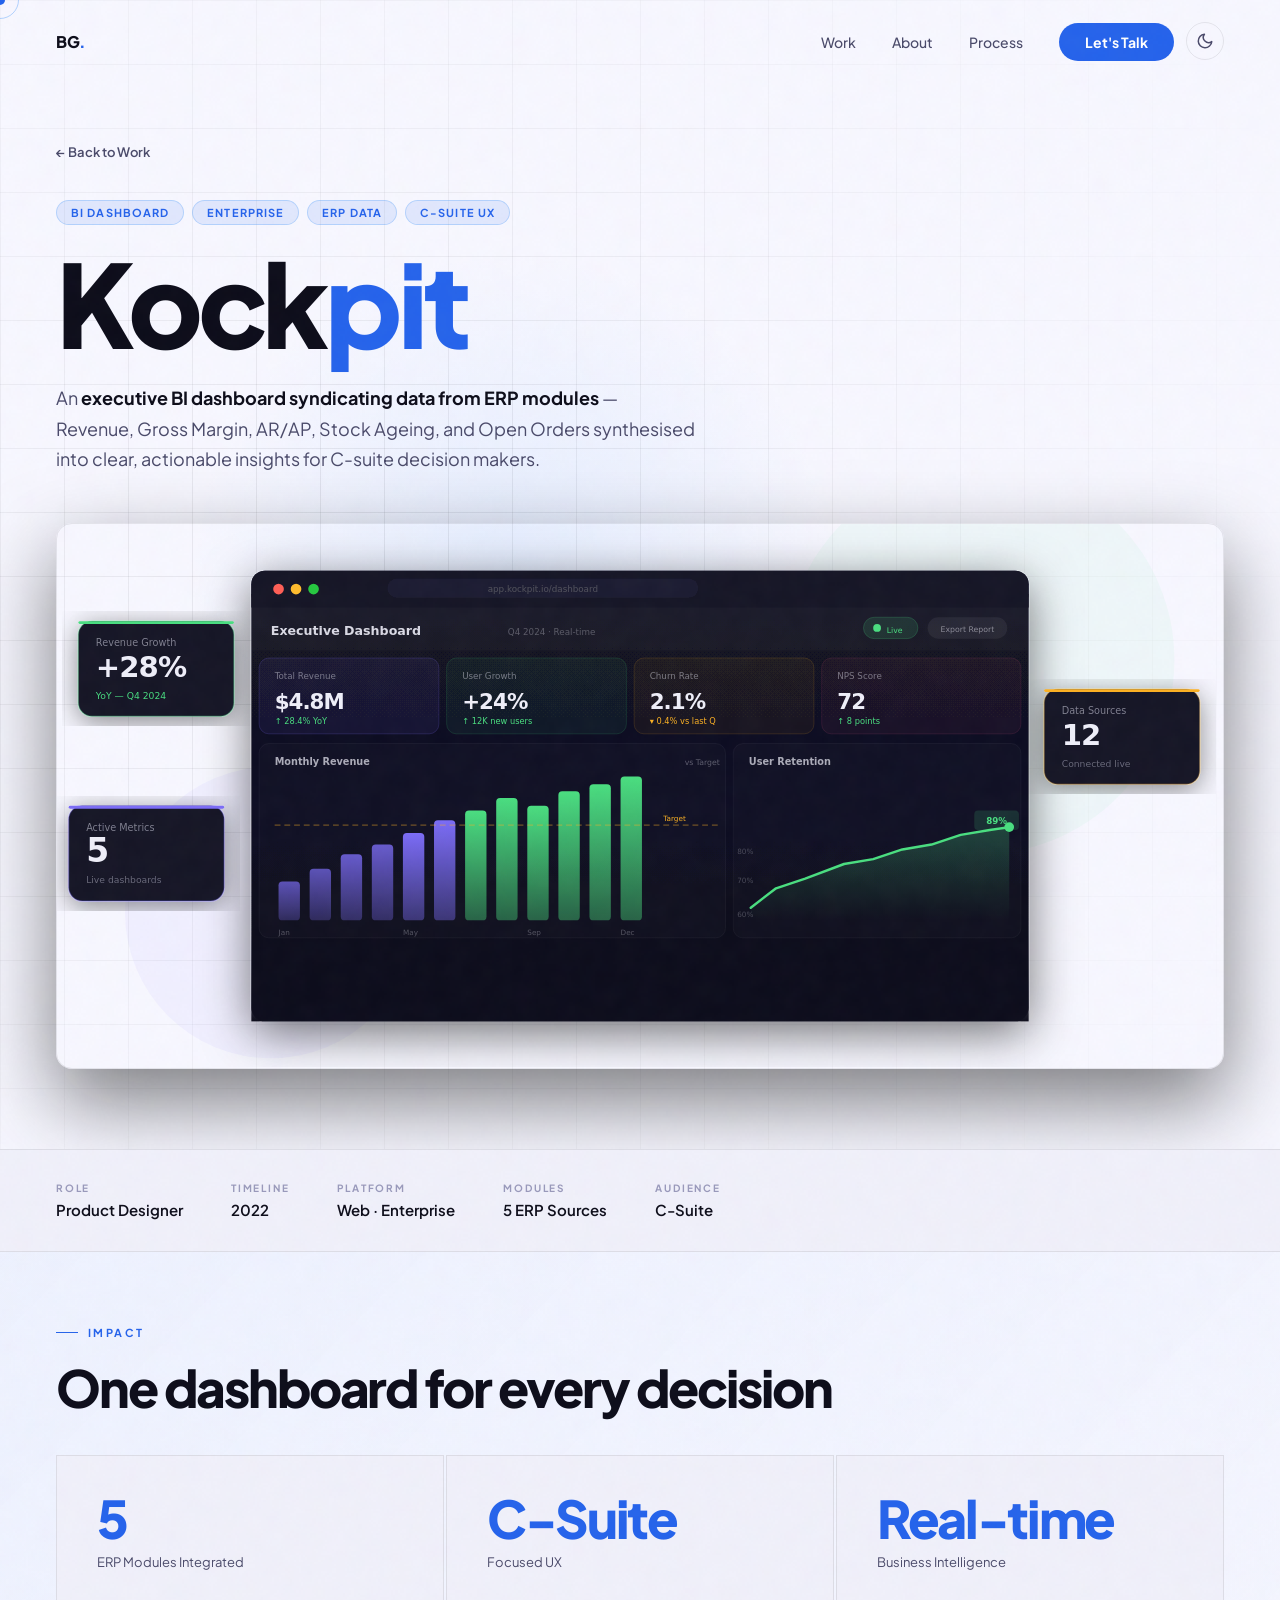
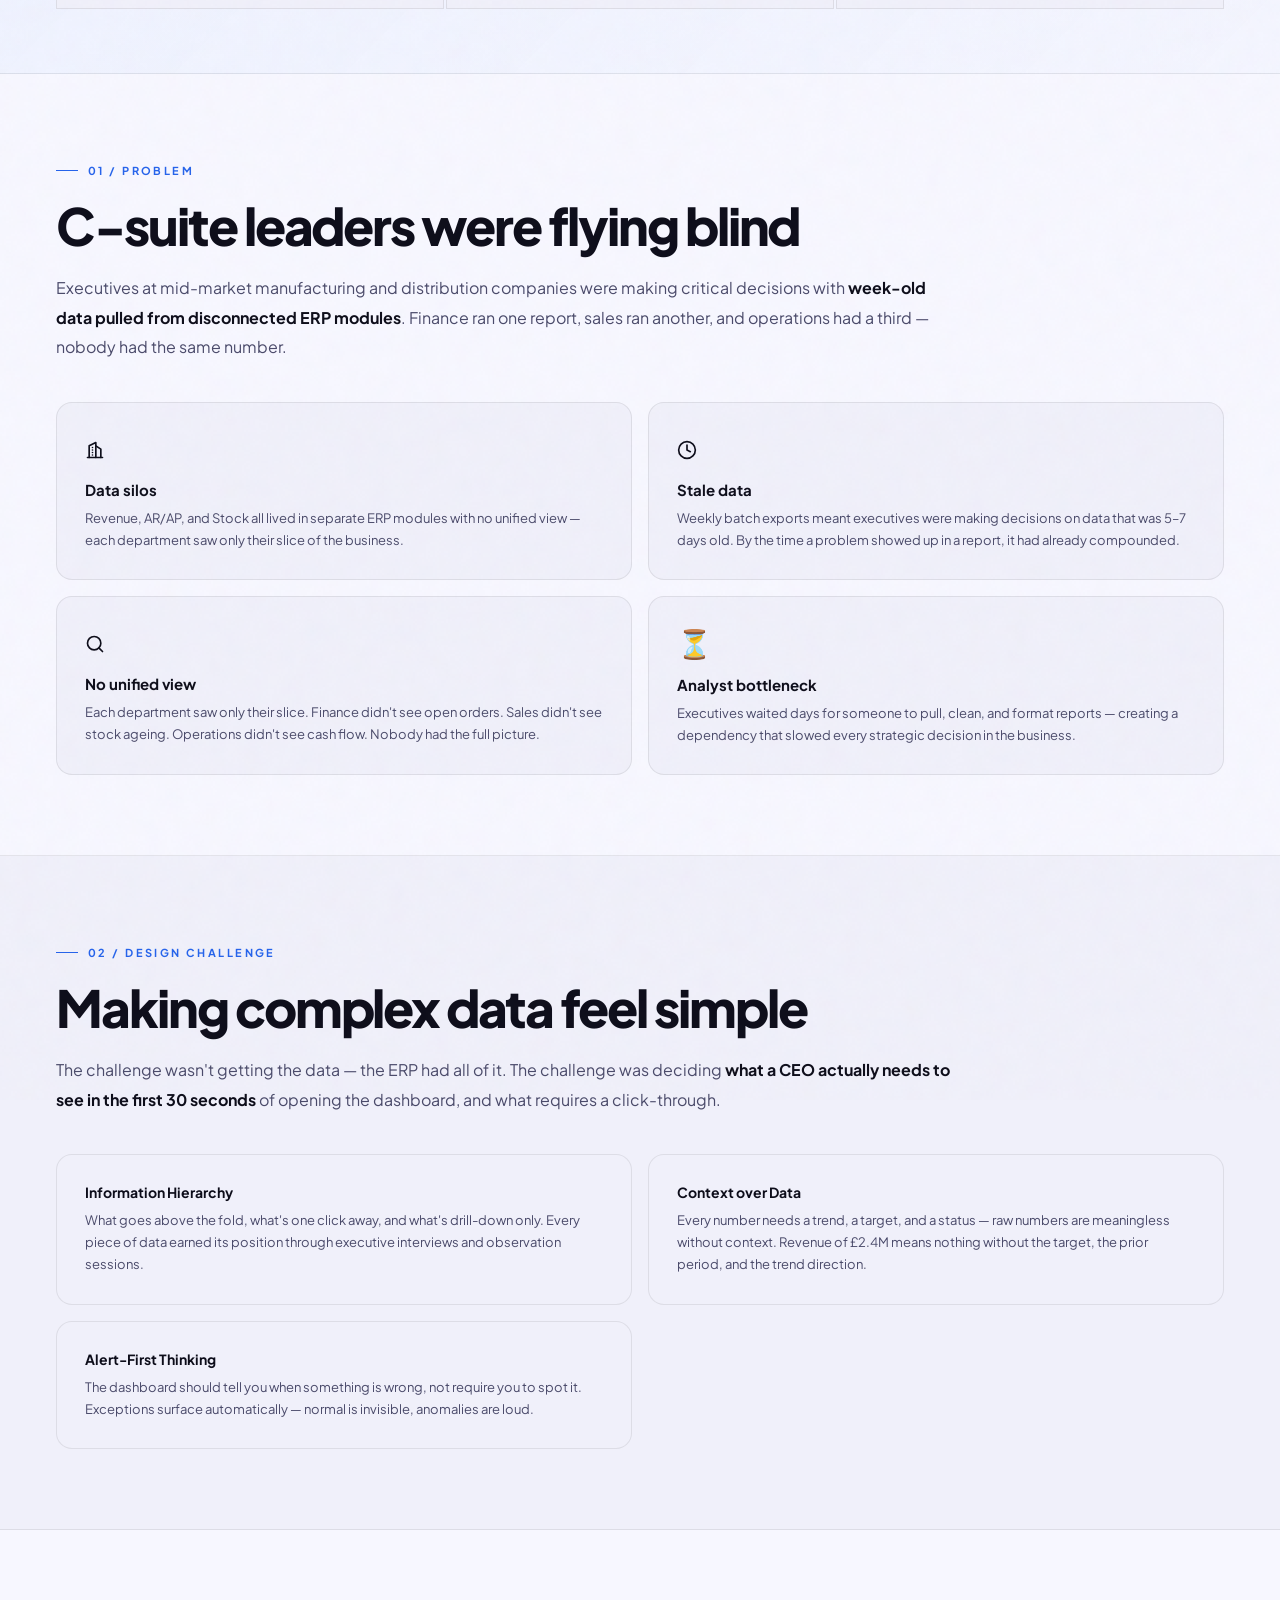
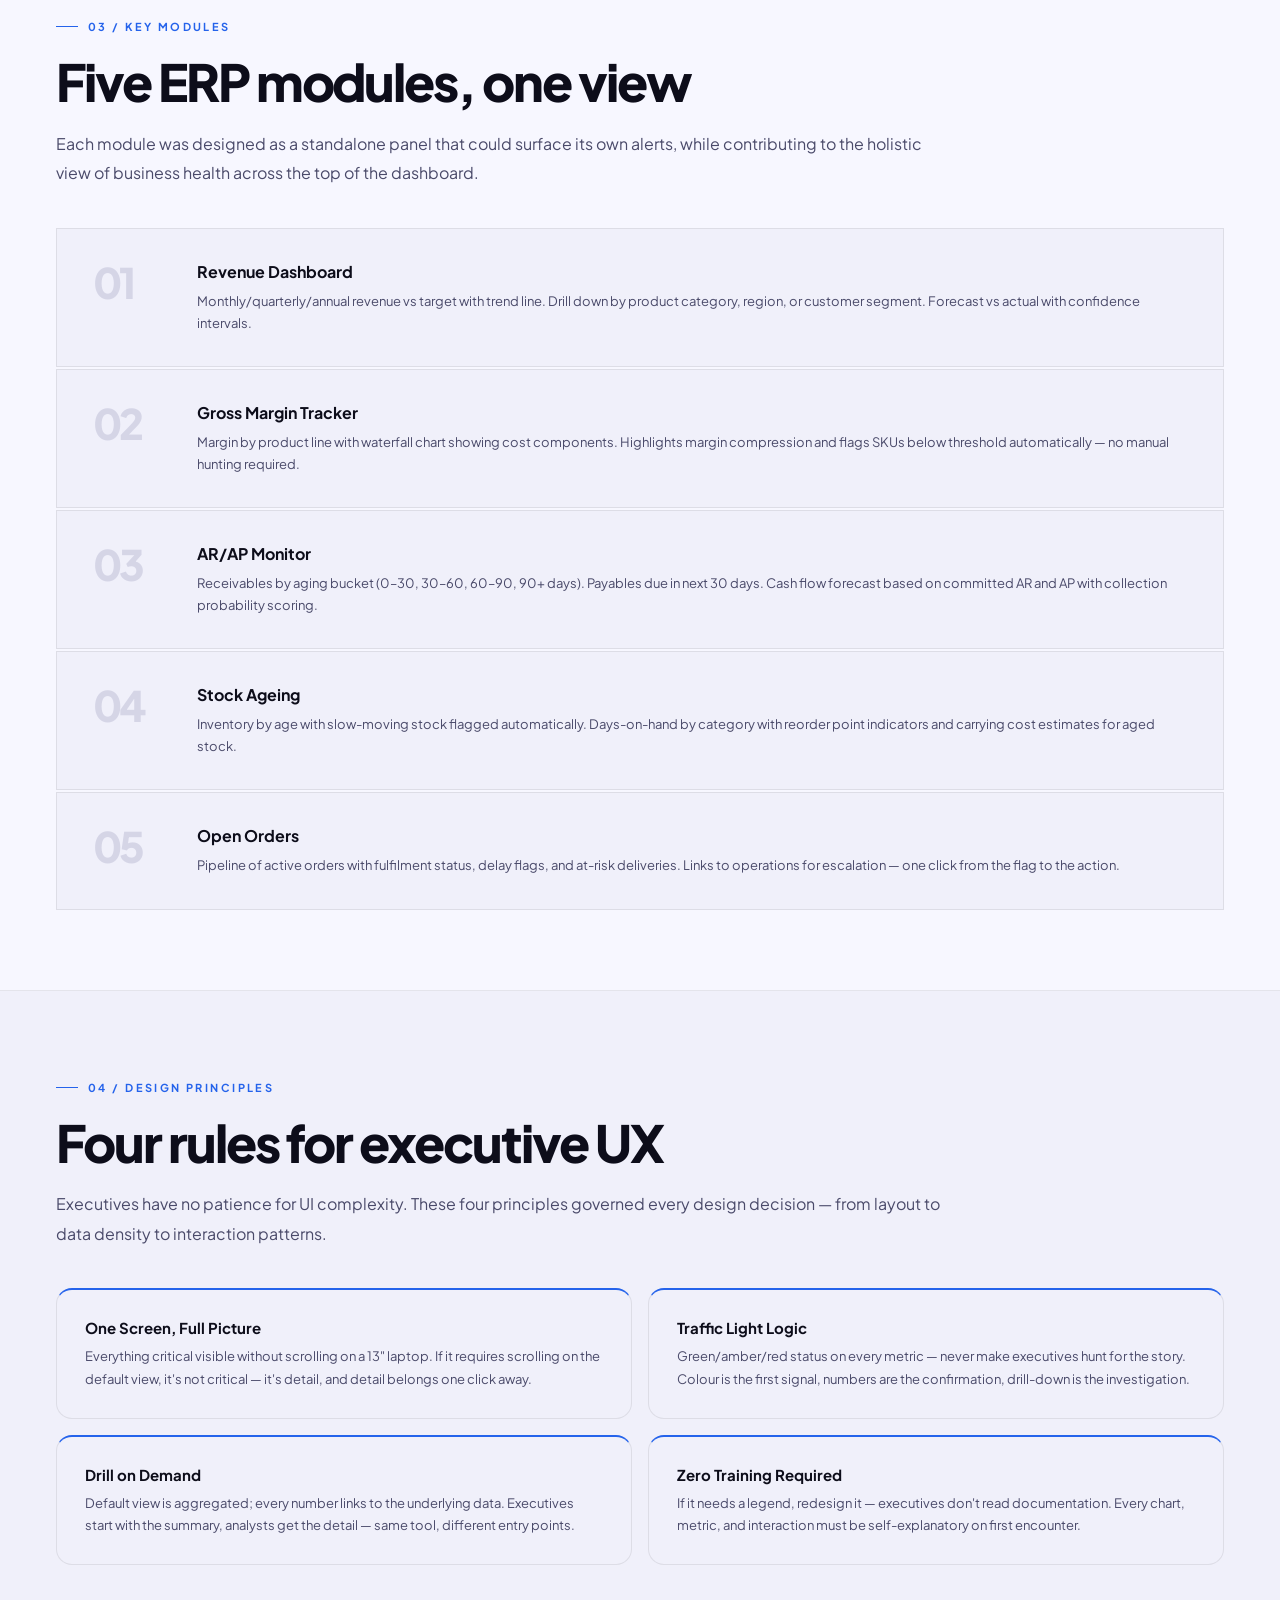
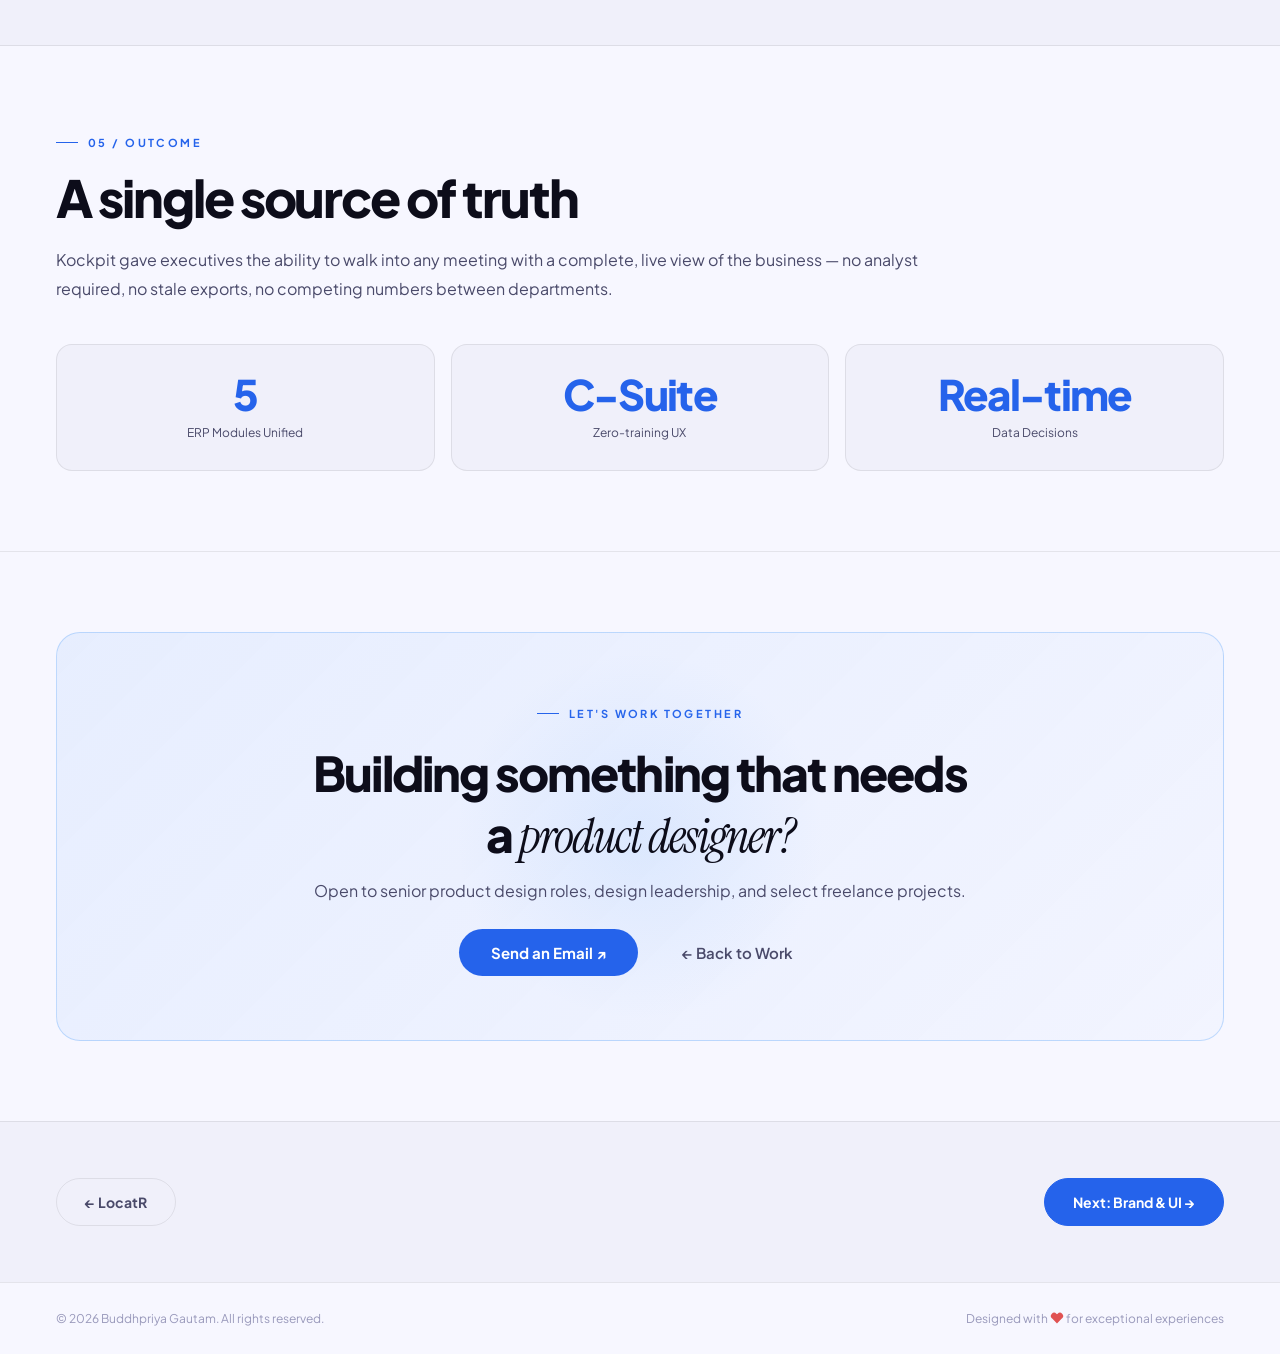
<file: kockpit.html>
<!DOCTYPE html>
<html lang="en">
<head>
  <meta charset="UTF-8">
  <meta name="viewport" content="width=device-width, initial-scale=1.0">
  <title>Kockpit Case Study — Buddhpriya Gautam</title>
  <meta name="description" content="An executive BI dashboard syndicating data from ERP modules — Revenue, Gross Margin, AR/AP, Stock Ageing, and Open Orders synthesised into clear, actionable insights for C-suite decision makers.">
  <link rel="manifest" href="/manifest.json">
  <meta name="theme-color" content="#60A5FA">
  <link rel="apple-touch-icon" href="/icons/apple-touch-icon.png">
  <link rel="icon" type="image/svg+xml" href="/favicon.svg">
  <link rel="icon" type="image/png" sizes="32x32" href="/icons/icon-32.png">
  <link rel="icon" type="image/png" sizes="192x192" href="/icons/icon-192.png">
  <script>(function(){var t=localStorage.getItem('theme')||(window.matchMedia('(prefers-color-scheme: light)').matches?'light':'dark');document.documentElement.setAttribute('data-theme',t);})();</script>
  <link rel="preconnect" href="https://fonts.googleapis.com">
  <link rel="preconnect" href="https://fonts.gstatic.com" crossorigin>
  <link href="https://fonts.googleapis.com/css2?family=Plus+Jakarta+Sans:ital,wght@0,300;0,400;0,500;0,600;0,700;0,800;1,400&family=Instrument+Serif:ital@0;1&display=swap" rel="stylesheet">
  <style>
    *, *::before, *::after { box-sizing: border-box; margin: 0; padding: 0; }
    :root {
      --bg:#07070F; --bg2:#0D0D1C; --bg3:#131326;
      --border:rgba(255,255,255,0.07); --border-hi:rgba(96,165,250,0.3);
      --accent:#60A5FA; --accent-lo:rgba(96,165,250,0.12);
      --rose:#F06292; --green:#4ADE80; --amber:#FBB024;
      --text:#EEEEF8; --text2:#8888AA; --text3:#3E3E60;
      --r:16px; --r-sm:8px;
      --nav-scrolled-bg:rgba(7,7,15,.85); --nav-mobile-bg:rgba(7,7,15,.97);
    }
    @media (prefers-color-scheme: light) {
      :root:not([data-theme="dark"]) {
        --bg:#F7F7FF; --bg2:#F0F0FA; --bg3:#E8E8F5;
        --border:rgba(0,0,0,0.08); --border-hi:rgba(96,165,250,0.35);
        --accent:#2563EB; --accent-lo:rgba(37,99,235,0.10);
        --rose:#D81B60; --green:#16A34A; --amber:#B45309;
        --text:#0D0D1A; --text2:#4A4A6A; --text3:#9999BB;
        --nav-scrolled-bg:rgba(247,247,255,.92); --nav-mobile-bg:rgba(247,247,255,.98);
      }
    }
    [data-theme="light"] {
      --bg:#F7F7FF; --bg2:#F0F0FA; --bg3:#E8E8F5;
      --border:rgba(0,0,0,0.08); --border-hi:rgba(96,165,250,0.35);
      --accent:#2563EB; --accent-lo:rgba(37,99,235,0.10);
      --rose:#D81B60; --green:#16A34A; --amber:#B45309;
      --text:#0D0D1A; --text2:#4A4A6A; --text3:#9999BB;
      --nav-scrolled-bg:rgba(247,247,255,.92); --nav-mobile-bg:rgba(247,247,255,.98);
    }
    html { scroll-behavior:smooth; scrollbar-width:thin; scrollbar-color:var(--accent) var(--bg); }
    ::-webkit-scrollbar { width:3px; }
    ::-webkit-scrollbar-track { background:var(--bg); }
    ::-webkit-scrollbar-thumb { background:var(--accent); border-radius:2px; }
    body { background:var(--bg); color:var(--text); font-family:'Plus Jakarta Sans',sans-serif; overflow-x:hidden; cursor:none; }

    .grain { position:fixed; inset:-200%; width:500%; height:500%; pointer-events:none; z-index:9997; opacity:.028;
      background-image:url("data:image/svg+xml,%3Csvg viewBox='0 0 256 256' xmlns='http://www.w3.org/2000/svg'%3E%3Cfilter id='n'%3E%3CfeTurbulence type='fractalNoise' baseFrequency='0.85' numOctaves='4' stitchTiles='stitch'/%3E%3C/filter%3E%3Crect width='100%25' height='100%25' filter='url(%23n)'/%3E%3C/svg%3E");
      animation:grain .4s steps(1) infinite; }
    @keyframes grain {
      0%{transform:translate(0,0);} 10%{transform:translate(-2%,-3%);} 20%{transform:translate(1%,2%);}
      30%{transform:translate(-3%,1%);} 40%{transform:translate(2%,-1%);} 50%{transform:translate(-1%,3%);}
      60%{transform:translate(3%,-2%);} 70%{transform:translate(-2%,2%);} 80%{transform:translate(1%,-3%);} 90%{transform:translate(-3%,-1%);}
    }
    #scroll-bar { position:fixed; top:0; left:0; height:2px; width:0%; background:linear-gradient(90deg,var(--accent),var(--rose)); z-index:1000; transition:width .08s; }
    #cur,#cur-f { position:fixed; top:0; left:0; border-radius:50%; pointer-events:none; z-index:9999; transform:translate(-50%,-50%); }
    #cur { width:10px; height:10px; background:var(--accent); transition:width .25s,height .25s,background .25s; }
    #cur-f { width:38px; height:38px; border:1px solid rgba(96,165,250,.45); z-index:9998; transition:width .3s,height .3s,opacity .3s; }
    #cur.h { width:6px; height:6px; background:var(--rose); }
    #cur-f.h { width:56px; height:56px; opacity:.5; border-color:var(--rose); }

    nav { position:fixed; top:0; left:0; right:0; z-index:100; padding:22px 56px; display:flex; align-items:center; justify-content:space-between; transition:background .3s,backdrop-filter .3s; }
    nav.scrolled { background:var(--nav-scrolled-bg); backdrop-filter:blur(24px); border-bottom:1px solid var(--border); }
    .nav-logo { font-size:16px; font-weight:800; letter-spacing:-.03em; text-decoration:none; color:var(--text); }
    .nav-logo em { color:var(--accent); font-style:normal; }
    .nav-right { display:flex; align-items:center; gap:12px; }
    .nav-links { display:flex; align-items:center; gap:36px; list-style:none; }
    .nav-links a { font-size:14px; font-weight:500; color:var(--text2); text-decoration:none; transition:color .2s; position:relative; }
    .nav-links a::after { content:''; position:absolute; bottom:-3px; left:0; width:0; height:1px; background:var(--accent); transition:width .3s; }
    .nav-links a:hover { color:var(--text); }
    .nav-links a:hover::after { width:100%; }
    .nav-cta { padding:10px 26px !important; background:var(--accent) !important; color:#fff !important; border-radius:100px !important; font-weight:700 !important; }
    .nav-cta::after { display:none !important; }
    .theme-toggle { background:none; border:1px solid var(--border); color:var(--text2); width:38px; height:38px; border-radius:50%; cursor:pointer; display:flex; align-items:center; justify-content:center; flex-shrink:0; transition:color .2s,border-color .2s,background .2s; }
    .theme-toggle:hover { color:var(--text); border-color:var(--border-hi); background:var(--accent-lo); }
    .theme-toggle svg { display:block; }
    .nav-burger { display:none; flex-direction:column; justify-content:center; align-items:center; gap:5px; width:40px; height:40px; background:none; border:none; cursor:pointer; padding:4px; z-index:200; }
    .nav-burger span { display:block; width:22px; height:1.5px; background:var(--text); transition:transform .3s,opacity .3s; transform-origin:center; }
    .nav-burger.open span:nth-child(1){ transform:translateY(6.5px) rotate(45deg); }
    .nav-burger.open span:nth-child(2){ opacity:0; }
    .nav-burger.open span:nth-child(3){ transform:translateY(-6.5px) rotate(-45deg); }

    .rv { opacity:0; transform:translateY(28px); transition:opacity .85s cubic-bezier(.16,1,.3,1),transform .85s cubic-bezier(.16,1,.3,1); }
    .rv.in { opacity:1; transform:translateY(0); }
    .d1{transition-delay:.1s;} .d2{transition-delay:.2s;} .d3{transition-delay:.32s;}
    .tag { display:inline-flex; align-items:center; gap:10px; font-size:11px; font-weight:700; letter-spacing:.22em; text-transform:uppercase; color:var(--accent); margin-bottom:22px; }
    .tag::before { content:''; width:22px; height:1px; background:var(--accent); }
    .serif { font-family:'Instrument Serif',serif; font-weight:400; font-style:italic; }

    /* ─── HERO ─── */
    .cs-hero { min-height:72vh; padding:140px 56px 80px; position:relative; overflow:hidden; display:flex; flex-direction:column; justify-content:flex-end; }
    .cs-hero-bg { position:absolute; inset:0; background-image:linear-gradient(var(--border) 1px,transparent 1px),linear-gradient(90deg,var(--border) 1px,transparent 1px); background-size:64px 64px; mask-image:radial-gradient(ellipse 80% 80% at 30% 50%,black,transparent); }
    .cs-hero-glow { position:absolute; width:700px; height:700px; background:radial-gradient(circle,rgba(96,165,250,.12) 0%,transparent 65%); top:50%; left:40%; transform:translate(-50%,-50%); pointer-events:none; }
    .cs-back { display:inline-flex; align-items:center; gap:8px; font-size:13px; font-weight:600; color:var(--text2); text-decoration:none; margin-bottom:40px; transition:color .2s; position:relative; z-index:1; }
    .cs-back:hover { color:var(--accent); }
    .cs-hero-inner { position:relative; z-index:1; }
    .cs-chips { display:flex; gap:8px; flex-wrap:wrap; margin-bottom:24px; }
    .cs-chip { padding:5px 14px; background:var(--accent-lo); border:1px solid var(--border-hi); border-radius:100px; font-size:11px; font-weight:700; letter-spacing:.1em; text-transform:uppercase; color:var(--accent); }
    .cs-title { font-size:clamp(64px,9vw,120px); font-weight:800; line-height:.92; letter-spacing:-.045em; margin-bottom:28px; }
    .cs-title .serif { color:var(--accent); letter-spacing:-.02em; }
    .cs-tagline { font-size:18px; line-height:1.7; color:var(--text2); max-width:640px; }
    .cs-tagline strong { color:var(--text); }
    .cs-hero-img { position:relative; z-index:1; margin-top:48px; border-radius:var(--r); overflow:hidden; border:1px solid var(--border); box-shadow:0 32px 80px rgba(0,0,0,0.5); }
    .cs-hero-img img { width:100%; display:block; }
    @media(max-width:768px){ .cs-hero-img { margin-top:32px; } }

    /* ─── META BAR ─── */
    .cs-meta-bar { background:var(--bg2); border-top:1px solid var(--border); border-bottom:1px solid var(--border); padding:32px 56px; display:flex; gap:48px; flex-wrap:wrap; }
    .cs-meta-item { }
    .cs-meta-label { font-size:10px; font-weight:700; letter-spacing:.18em; text-transform:uppercase; color:var(--text3); margin-bottom:6px; }
    .cs-meta-val { font-size:15px; font-weight:600; color:var(--text); }

    /* ─── IMPACT STATS ─── */
    .impact-bar { padding:64px 56px; background:linear-gradient(135deg,rgba(96,165,250,.06),rgba(96,165,250,.02)); border-bottom:1px solid var(--border); }
    .impact-grid { display:grid; grid-template-columns:repeat(3,1fr); gap:2px; margin-top:40px; }
    .impact-c { background:var(--bg2); border:1px solid var(--border); padding:36px 40px; }
    .impact-n { font-size:52px; font-weight:800; letter-spacing:-.045em; color:var(--accent); line-height:1; margin-bottom:8px; }
    .impact-l { font-size:13px; color:var(--text2); line-height:1.6; }

    /* ─── CONTENT SECTIONS ─── */
    .cs-sec { padding:80px 56px; border-bottom:1px solid var(--border); }
    .cs-sec:last-of-type { border-bottom:none; }
    .cs-sec-inner { max-width:900px; }
    .cs-h2 { font-size:clamp(32px,4vw,52px); font-weight:800; letter-spacing:-.04em; line-height:1.05; margin-bottom:20px; }
    .cs-p { font-size:16px; line-height:1.85; color:var(--text2); margin-bottom:20px; }
    .cs-p strong { color:var(--text); }
    .cs-p:last-child { margin-bottom:0; }

    /* Pain points grid */
    .pain-grid { display:grid; grid-template-columns:repeat(2,1fr); gap:16px; margin-top:40px; }
    .pain-c { background:var(--bg2); border:1px solid var(--border); border-radius:var(--r); padding:28px; transition:border-color .3s; }
    .pain-c:hover { border-color:var(--border-hi); }
    .pain-ic { font-size:28px; margin-bottom:14px; }
    .pain-t { font-size:15px; font-weight:700; margin-bottom:8px; }
    .pain-p { font-size:13px; color:var(--text2); line-height:1.7; }

    /* Solution grid */
    .sol-grid { display:grid; grid-template-columns:repeat(2,1fr); gap:16px; margin-top:40px; }
    .sol-c { background:var(--bg2); border:1px solid var(--border); border-radius:var(--r); padding:28px; }
    .sol-t { font-size:14px; font-weight:700; margin-bottom:8px; color:var(--text); }
    .sol-p { font-size:13px; color:var(--text2); line-height:1.7; }

    /* Initiatives */
    .init-list { margin-top:40px; display:flex; flex-direction:column; gap:2px; }
    .init-c { background:var(--bg2); border:1px solid var(--border); padding:32px 36px; display:grid; grid-template-columns:80px 1fr; gap:24px; align-items:start; transition:border-color .3s,background .3s; }
    .init-c:hover { border-color:var(--border-hi); background:rgba(96,165,250,.03); }
    .init-n { font-size:42px; font-weight:800; letter-spacing:-.06em; color:var(--text3); opacity:.3; line-height:1; }
    .init-t { font-size:16px; font-weight:700; margin-bottom:8px; }
    .init-p { font-size:13px; color:var(--text2); line-height:1.7; }
    .init-stats { display:flex; gap:20px; flex-wrap:wrap; margin-top:12px; }
    .init-stat { font-size:12px; color:var(--accent); font-weight:700; background:var(--accent-lo); padding:3px 10px; border-radius:100px; }

    /* UX Principles */
    .ux-grid { display:grid; grid-template-columns:repeat(2,1fr); gap:16px; margin-top:40px; }
    .ux-c { background:var(--bg2); border:1px solid var(--border); border-radius:var(--r); padding:28px; border-top:2px solid var(--accent); }
    .ux-t { font-size:15px; font-weight:700; margin-bottom:8px; }
    .ux-p { font-size:13px; color:var(--text2); line-height:1.7; }

    /* Impact metrics */
    .imp-grid { display:grid; grid-template-columns:repeat(3,1fr); gap:16px; margin-top:40px; }
    .imp-c { background:var(--bg2); border:1px solid var(--border); border-radius:var(--r); padding:28px; text-align:center; transition:border-color .3s,transform .3s; }
    .imp-c:hover { border-color:var(--border-hi); transform:translateY(-3px); }
    .imp-n { font-size:42px; font-weight:800; letter-spacing:-.04em; color:var(--accent); line-height:1; margin-bottom:8px; }
    .imp-l { font-size:12px; color:var(--text2); line-height:1.6; }

    /* ─── NAV FOOTER ─── */
    .cs-nav-footer { padding:56px; background:var(--bg2); border-top:1px solid var(--border); display:flex; align-items:center; justify-content:space-between; gap:24px; }
    .cs-nav-btn { display:inline-flex; align-items:center; gap:10px; padding:14px 28px; border:1px solid var(--border); border-radius:100px; font-size:14px; font-weight:700; color:var(--text2); text-decoration:none; transition:all .2s; }
    .cs-nav-btn:hover { border-color:var(--border-hi); color:var(--text); background:var(--accent-lo); }
    .cs-nav-btn.primary { background:var(--accent); color:#fff; border-color:var(--accent); }
    .cs-nav-btn.primary:hover { opacity:.9; }

    /* ─── CTA ─── */
    .cta-sec { padding:80px 56px; text-align:center; }
    .cta-wrap { background:linear-gradient(135deg,rgba(96,165,250,.1),rgba(96,165,250,.03)); border:1px solid var(--border-hi); border-radius:24px; padding:64px; position:relative; overflow:hidden; }
    .cta-glow { position:absolute; width:400px; height:400px; background:radial-gradient(circle,rgba(96,165,250,.12) 0%,transparent 65%); top:50%; left:50%; transform:translate(-50%,-50%); pointer-events:none; }
    .cta-t { font-size:clamp(28px,4vw,48px); font-weight:800; letter-spacing:-.04em; margin-bottom:12px; position:relative; z-index:1; }
    .cta-p { font-size:16px; color:var(--text2); margin-bottom:28px; position:relative; z-index:1; }
    .cta-btns { display:flex; align-items:center; justify-content:center; gap:16px; position:relative; z-index:1; }
    .btn-p { padding:14px 32px; background:var(--accent); color:#fff; border-radius:100px; font-size:15px; font-weight:700; text-decoration:none; display:inline-flex; align-items:center; gap:8px; transition:transform .2s,box-shadow .2s; }
    .btn-p:hover { transform:translateY(-2px); box-shadow:0 14px 36px rgba(96,165,250,.4); }
    .btn-g { padding:14px 28px; color:var(--text2); border-radius:100px; font-size:15px; font-weight:600; text-decoration:none; transition:color .2s; }
    .btn-g:hover { color:var(--accent); }

    footer { border-top:1px solid var(--border); padding:28px 56px; display:flex; align-items:center; justify-content:space-between; }
    .fc { font-size:12px; color:var(--text3); }
    .fc em { color:var(--accent); font-style:normal; }

    @media (max-width:768px) {
      #cur,#cur-f { display:none; } body { cursor:auto; }
      nav { padding:18px 24px; }
      .nav-burger { display:flex; }
      .nav-links { position:fixed; top:0; left:0; right:0; bottom:0; background:var(--nav-mobile-bg); backdrop-filter:blur(24px); flex-direction:column; align-items:center; justify-content:center; gap:40px; z-index:150; transform:translateX(100%); transition:transform .4s cubic-bezier(.16,1,.3,1); pointer-events:none; }
      .nav-links.open { transform:translateX(0); pointer-events:all; }
      .nav-links a { font-size:22px; font-weight:700; color:var(--text); }
      .cs-hero { padding:120px 24px 60px; min-height:auto; }
      .cs-meta-bar { padding:24px; gap:24px; }
      .impact-bar { padding:48px 24px; }
      .impact-grid { grid-template-columns:1fr 1fr; }
      .cs-sec { padding:56px 24px; }
      .pain-grid,.sol-grid,.ux-grid { grid-template-columns:1fr; }
      .imp-grid { grid-template-columns:1fr 1fr; }
      .init-c { grid-template-columns:1fr; gap:8px; padding:24px; }
      .cs-nav-footer { padding:32px 24px; flex-direction:column; }
      .cta-sec { padding:56px 24px; }
      .cta-wrap { padding:40px 24px; }
      .cta-btns { flex-direction:column; }
      footer { padding:24px; flex-direction:column; gap:8px; text-align:center; }
    }
  </style>
</head>
<body>

  <div class="grain"></div>
  <div id="scroll-bar"></div>
  <div id="cur"></div>
  <div id="cur-f"></div>

  <nav id="nav">
    <a href="/" class="nav-logo">BG<em>.</em></a>
    <div class="nav-right">
      <ul class="nav-links" id="nav-links">
      <li><a href="/work.html">Work</a></li>
      <li><a href="/about.html">About</a></li>
      <li><a href="/#process">Process</a></li>
      <li><a href="/#contact" class="nav-cta">Let's Talk</a></li>
    </ul>
    <button class="theme-toggle" id="theme-toggle" aria-label="Toggle theme"></button>
    <button class="nav-burger" id="nav-burger" aria-label="Toggle menu">
      <span></span><span></span><span></span>
    </button>
    </div>
  </nav>

  <!-- HERO -->
  <div class="cs-hero">
    <div class="cs-hero-bg"></div>
    <div class="cs-hero-glow"></div>
    <div class="cs-hero-inner">
      <a href="/work.html" class="cs-back rv">← Back to Work</a>
      <div class="cs-chips rv d1">
        <span class="cs-chip">BI Dashboard</span>
        <span class="cs-chip">Enterprise</span>
        <span class="cs-chip">ERP Data</span>
        <span class="cs-chip">C-Suite UX</span>
      </div>
      <h1 class="cs-title rv d2">Kock<span style="color:var(--accent)">pit</span></h1>
      <p class="cs-tagline rv d3">
        An <strong>executive BI dashboard syndicating data from ERP modules</strong> — Revenue, Gross Margin, AR/AP, Stock Ageing, and Open Orders synthesised into clear, actionable insights for C-suite decision makers.
      </p>
      <div class="cs-hero-img rv d3">
        <img src="/images/hero-kockpit.svg" alt="Kockpit executive dashboard UI mockup" loading="eager"/>
      </div>
    </div>
  </div>

  <!-- META BAR -->
  <div class="cs-meta-bar">
    <div class="cs-meta-item"><div class="cs-meta-label">Role</div><div class="cs-meta-val">Product Designer</div></div>
    <div class="cs-meta-item"><div class="cs-meta-label">Timeline</div><div class="cs-meta-val">2022</div></div>
    <div class="cs-meta-item"><div class="cs-meta-label">Platform</div><div class="cs-meta-val">Web · Enterprise</div></div>
    <div class="cs-meta-item"><div class="cs-meta-label">Modules</div><div class="cs-meta-val">5 ERP Sources</div></div>
    <div class="cs-meta-item"><div class="cs-meta-label">Audience</div><div class="cs-meta-val">C-Suite</div></div>
  </div>

  <!-- IMPACT BAR -->
  <div class="impact-bar">
    <div class="tag rv">Impact</div>
    <h2 class="cs-h2 rv d1">One dashboard for every decision</h2>
    <div class="impact-grid">
      <div class="impact-c rv"><div class="impact-n">5</div><div class="impact-l">ERP Modules Integrated</div></div>
      <div class="impact-c rv d1"><div class="impact-n">C-Suite</div><div class="impact-l">Focused UX</div></div>
      <div class="impact-c rv d2"><div class="impact-n">Real-time</div><div class="impact-l">Business Intelligence</div></div>
    </div>
  </div>

  <!-- 01 PROBLEM -->
  <section class="cs-sec">
    <div class="cs-sec-inner">
      <div class="tag rv">01 / Problem</div>
      <h2 class="cs-h2 rv d1">C-suite leaders were flying blind</h2>
      <p class="cs-p rv d2">Executives at mid-market manufacturing and distribution companies were making critical decisions with <strong>week-old data pulled from disconnected ERP modules</strong>. Finance ran one report, sales ran another, and operations had a third — nobody had the same number.</p>
    </div>
    <div class="pain-grid">
      <div class="pain-c rv">
        <div class="pain-ic"><svg width="20" height="20" viewBox="0 0 24 24" fill="none" stroke="currentColor" stroke-width="2" stroke-linecap="round" stroke-linejoin="round"><path d="M3 21h18"/><path d="M5 21V7l8-4v18"/><path d="M19 21V11l-6-4"/><path d="M9 9v.01M9 12v.01M9 15v.01M9 18v.01"/></svg></div>
        <div class="pain-t">Data silos</div>
        <div class="pain-p">Revenue, AR/AP, and Stock all lived in separate ERP modules with no unified view — each department saw only their slice of the business.</div>
      </div>
      <div class="pain-c rv d1">
        <div class="pain-ic"><svg width="20" height="20" viewBox="0 0 24 24" fill="none" stroke="currentColor" stroke-width="2" stroke-linecap="round" stroke-linejoin="round"><circle cx="12" cy="12" r="10"/><polyline points="12 6 12 12 16 14"/></svg></div>
        <div class="pain-t">Stale data</div>
        <div class="pain-p">Weekly batch exports meant executives were making decisions on data that was 5–7 days old. By the time a problem showed up in a report, it had already compounded.</div>
      </div>
      <div class="pain-c rv d2">
        <div class="pain-ic"><svg width="20" height="20" viewBox="0 0 24 24" fill="none" stroke="currentColor" stroke-width="2" stroke-linecap="round" stroke-linejoin="round"><circle cx="11" cy="11" r="8"/><line x1="21" y1="21" x2="16.65" y2="16.65"/></svg></div>
        <div class="pain-t">No unified view</div>
        <div class="pain-p">Each department saw only their slice. Finance didn't see open orders. Sales didn't see stock ageing. Operations didn't see cash flow. Nobody had the full picture.</div>
      </div>
      <div class="pain-c rv d3">
        <div class="pain-ic">⏳</div>
        <div class="pain-t">Analyst bottleneck</div>
        <div class="pain-p">Executives waited days for someone to pull, clean, and format reports — creating a dependency that slowed every strategic decision in the business.</div>
      </div>
    </div>
  </section>

  <!-- 02 DESIGN CHALLENGE -->
  <section class="cs-sec" style="background:var(--bg2)">
    <div class="cs-sec-inner">
      <div class="tag rv">02 / Design Challenge</div>
      <h2 class="cs-h2 rv d1">Making complex data feel simple</h2>
      <p class="cs-p rv d2">The challenge wasn't getting the data — the ERP had all of it. The challenge was deciding <strong>what a CEO actually needs to see in the first 30 seconds</strong> of opening the dashboard, and what requires a click-through.</p>
    </div>
    <div class="sol-grid">
      <div class="sol-c rv">
        <div class="sol-t">Information Hierarchy</div>
        <div class="sol-p">What goes above the fold, what's one click away, and what's drill-down only. Every piece of data earned its position through executive interviews and observation sessions.</div>
      </div>
      <div class="sol-c rv d1">
        <div class="sol-t">Context over Data</div>
        <div class="sol-p">Every number needs a trend, a target, and a status — raw numbers are meaningless without context. Revenue of £2.4M means nothing without the target, the prior period, and the trend direction.</div>
      </div>
      <div class="sol-c rv d2">
        <div class="sol-t">Alert-First Thinking</div>
        <div class="sol-p">The dashboard should tell you when something is wrong, not require you to spot it. Exceptions surface automatically — normal is invisible, anomalies are loud.</div>
      </div>
    </div>
  </section>

  <!-- 03 KEY MODULES -->
  <section class="cs-sec">
    <div class="cs-sec-inner">
      <div class="tag rv">03 / Key Modules</div>
      <h2 class="cs-h2 rv d1">Five ERP modules, one view</h2>
      <p class="cs-p rv d2">Each module was designed as a standalone panel that could surface its own alerts, while contributing to the holistic view of business health across the top of the dashboard.</p>
    </div>
    <div class="init-list">
      <div class="init-c rv">
        <div class="init-n">01</div>
        <div>
          <div class="init-t">Revenue Dashboard</div>
          <div class="init-p">Monthly/quarterly/annual revenue vs target with trend line. Drill down by product category, region, or customer segment. Forecast vs actual with confidence intervals.</div>
        </div>
      </div>
      <div class="init-c rv">
        <div class="init-n">02</div>
        <div>
          <div class="init-t">Gross Margin Tracker</div>
          <div class="init-p">Margin by product line with waterfall chart showing cost components. Highlights margin compression and flags SKUs below threshold automatically — no manual hunting required.</div>
        </div>
      </div>
      <div class="init-c rv">
        <div class="init-n">03</div>
        <div>
          <div class="init-t">AR/AP Monitor</div>
          <div class="init-p">Receivables by aging bucket (0–30, 30–60, 60–90, 90+ days). Payables due in next 30 days. Cash flow forecast based on committed AR and AP with collection probability scoring.</div>
        </div>
      </div>
      <div class="init-c rv">
        <div class="init-n">04</div>
        <div>
          <div class="init-t">Stock Ageing</div>
          <div class="init-p">Inventory by age with slow-moving stock flagged automatically. Days-on-hand by category with reorder point indicators and carrying cost estimates for aged stock.</div>
        </div>
      </div>
      <div class="init-c rv">
        <div class="init-n">05</div>
        <div>
          <div class="init-t">Open Orders</div>
          <div class="init-p">Pipeline of active orders with fulfilment status, delay flags, and at-risk deliveries. Links to operations for escalation — one click from the flag to the action.</div>
        </div>
      </div>
    </div>
  </section>

  <!-- 04 DESIGN PRINCIPLES -->
  <section class="cs-sec" style="background:var(--bg2)">
    <div class="cs-sec-inner">
      <div class="tag rv">04 / Design Principles</div>
      <h2 class="cs-h2 rv d1">Four rules for executive UX</h2>
      <p class="cs-p rv d2">Executives have no patience for UI complexity. These four principles governed every design decision — from layout to data density to interaction patterns.</p>
    </div>
    <div class="ux-grid">
      <div class="ux-c rv">
        <div class="ux-t">One Screen, Full Picture</div>
        <div class="ux-p">Everything critical visible without scrolling on a 13" laptop. If it requires scrolling on the default view, it's not critical — it's detail, and detail belongs one click away.</div>
      </div>
      <div class="ux-c rv d1">
        <div class="ux-t">Traffic Light Logic</div>
        <div class="ux-p">Green/amber/red status on every metric — never make executives hunt for the story. Colour is the first signal, numbers are the confirmation, drill-down is the investigation.</div>
      </div>
      <div class="ux-c rv d2">
        <div class="ux-t">Drill on Demand</div>
        <div class="ux-p">Default view is aggregated; every number links to the underlying data. Executives start with the summary, analysts get the detail — same tool, different entry points.</div>
      </div>
      <div class="ux-c rv d3">
        <div class="ux-t">Zero Training Required</div>
        <div class="ux-p">If it needs a legend, redesign it — executives don't read documentation. Every chart, metric, and interaction must be self-explanatory on first encounter.</div>
      </div>
    </div>
  </section>

  <!-- 05 OUTCOME -->
  <section class="cs-sec">
    <div class="cs-sec-inner">
      <div class="tag rv">05 / Outcome</div>
      <h2 class="cs-h2 rv d1">A single source of truth</h2>
      <p class="cs-p rv d2">Kockpit gave executives the ability to walk into any meeting with a complete, live view of the business — no analyst required, no stale exports, no competing numbers between departments.</p>
    </div>
    <div class="imp-grid" style="margin-top:40px">
      <div class="imp-c rv"><div class="imp-n">5</div><div class="imp-l">ERP Modules Unified</div></div>
      <div class="imp-c rv d1"><div class="imp-n">C-Suite</div><div class="imp-l">Zero-training UX</div></div>
      <div class="imp-c rv d2"><div class="imp-n">Real-time</div><div class="imp-l">Data Decisions</div></div>
    </div>
  </section>

  <!-- CTA -->
  <section class="cta-sec">
    <div class="cta-wrap rv">
      <div class="cta-glow"></div>
      <div class="tag" style="justify-content:center">Let's Work Together</div>
      <div class="cta-t">Building something that needs<br>a <span class="serif">product designer?</span></div>
      <p class="cta-p">Open to senior product design roles, design leadership, and select freelance projects.</p>
      <div class="cta-btns">
        <a href="mailto:buddhpriya93@gmail.com" class="btn-p">Send an Email ↗</a>
        <a href="/work.html" class="btn-g">← Back to Work</a>
      </div>
    </div>
  </section>

  <!-- NEXT PROJECT NAV -->
  <div class="cs-nav-footer">
    <a href="/locatr.html" class="cs-nav-btn">← LocatR</a>
    <a href="/brand-work.html" class="cs-nav-btn primary">Next: Brand &amp; UI →</a>
  </div>

  <footer>
    <div class="fc">© 2026 Buddhpriya Gautam. All rights reserved.</div>
    <div class="fc">Designed with <svg width="14" height="14" viewBox="0 0 24 24" fill="currentColor" stroke="none" style="vertical-align:-2px;color:#e05252"><path d="M20.84 4.61a5.5 5.5 0 0 0-7.78 0L12 5.67l-1.06-1.06a5.5 5.5 0 0 0-7.78 7.78l1.06 1.06L12 21.23l7.78-7.78 1.06-1.06a5.5 5.5 0 0 0 0-7.78z"/></svg> for exceptional experiences</div>
  </footer>

  <script>
    const cur=document.getElementById('cur'),curf=document.getElementById('cur-f');
    let mx=0,my=0,fx=0,fy=0;
    document.addEventListener('mousemove',e=>{mx=e.clientX;my=e.clientY;cur.style.left=mx+'px';cur.style.top=my+'px';});
    (function tick(){fx+=(mx-fx)*.11;fy+=(my-fy)*.11;curf.style.left=fx+'px';curf.style.top=fy+'px';requestAnimationFrame(tick);})();
    document.querySelectorAll('a,button,.pain-c,.sol-c,.ux-c,.imp-c,.init-c').forEach(el=>{
      el.addEventListener('mouseenter',()=>{cur.classList.add('h');curf.classList.add('h');});
      el.addEventListener('mouseleave',()=>{cur.classList.remove('h');curf.classList.remove('h');});
    });
    const nav=document.getElementById('nav');
    window.addEventListener('scroll',()=>{nav.classList.toggle('scrolled',window.scrollY>60);},{passive:true});
    const bar=document.getElementById('scroll-bar');
    window.addEventListener('scroll',()=>{bar.style.width=(window.scrollY/(document.body.scrollHeight-innerHeight)*100)+'%';},{passive:true});
    const obs=new IntersectionObserver(entries=>{entries.forEach(e=>{if(e.isIntersecting)e.target.classList.add('in');});},{threshold:0.08,rootMargin:'0px 0px -40px 0px'});
    document.querySelectorAll('.rv').forEach(el=>obs.observe(el));
    const burger=document.getElementById('nav-burger'),navLinks=document.getElementById('nav-links');
    burger.addEventListener('click',()=>{burger.classList.toggle('open');navLinks.classList.toggle('open');document.body.style.overflow=navLinks.classList.contains('open')?'hidden':'';});
    navLinks.querySelectorAll('a').forEach(a=>{a.addEventListener('click',()=>{burger.classList.remove('open');navLinks.classList.remove('open');document.body.style.overflow='';});});
    if('serviceWorker' in navigator){window.addEventListener('load',()=>{navigator.serviceWorker.register('/sw.js').catch(()=>{});});}
    const themeBtn=document.getElementById('theme-toggle');
    const sunSVG='<svg width="18" height="18" viewBox="0 0 24 24" fill="none" stroke="currentColor" stroke-width="2" stroke-linecap="round" stroke-linejoin="round"><circle cx="12" cy="12" r="5"/><line x1="12" y1="1" x2="12" y2="3"/><line x1="12" y1="21" x2="12" y2="23"/><line x1="4.22" y1="4.22" x2="5.64" y2="5.64"/><line x1="18.36" y1="18.36" x2="19.78" y2="19.78"/><line x1="1" y1="12" x2="3" y2="12"/><line x1="21" y1="12" x2="23" y2="12"/><line x1="4.22" y1="19.78" x2="5.64" y2="18.36"/><line x1="18.36" y1="5.64" x2="19.78" y2="4.22"/></svg>';
    const moonSVG='<svg width="18" height="18" viewBox="0 0 24 24" fill="none" stroke="currentColor" stroke-width="2" stroke-linecap="round" stroke-linejoin="round"><path d="M21 12.79A9 9 0 1 1 11.21 3 7 7 0 0 0 21 12.79z"/></svg>';
    function applyTheme(t){document.documentElement.setAttribute('data-theme',t);themeBtn.innerHTML=t==='dark'?sunSVG:moonSVG;themeBtn.setAttribute('aria-label',t==='dark'?'Switch to light mode':'Switch to dark mode');}
    applyTheme(document.documentElement.getAttribute('data-theme')||'dark');
    themeBtn.addEventListener('click',()=>{const next=document.documentElement.getAttribute('data-theme')==='dark'?'light':'dark';localStorage.setItem('theme',next);applyTheme(next);});
  </script>
</body>
</html>
</file>
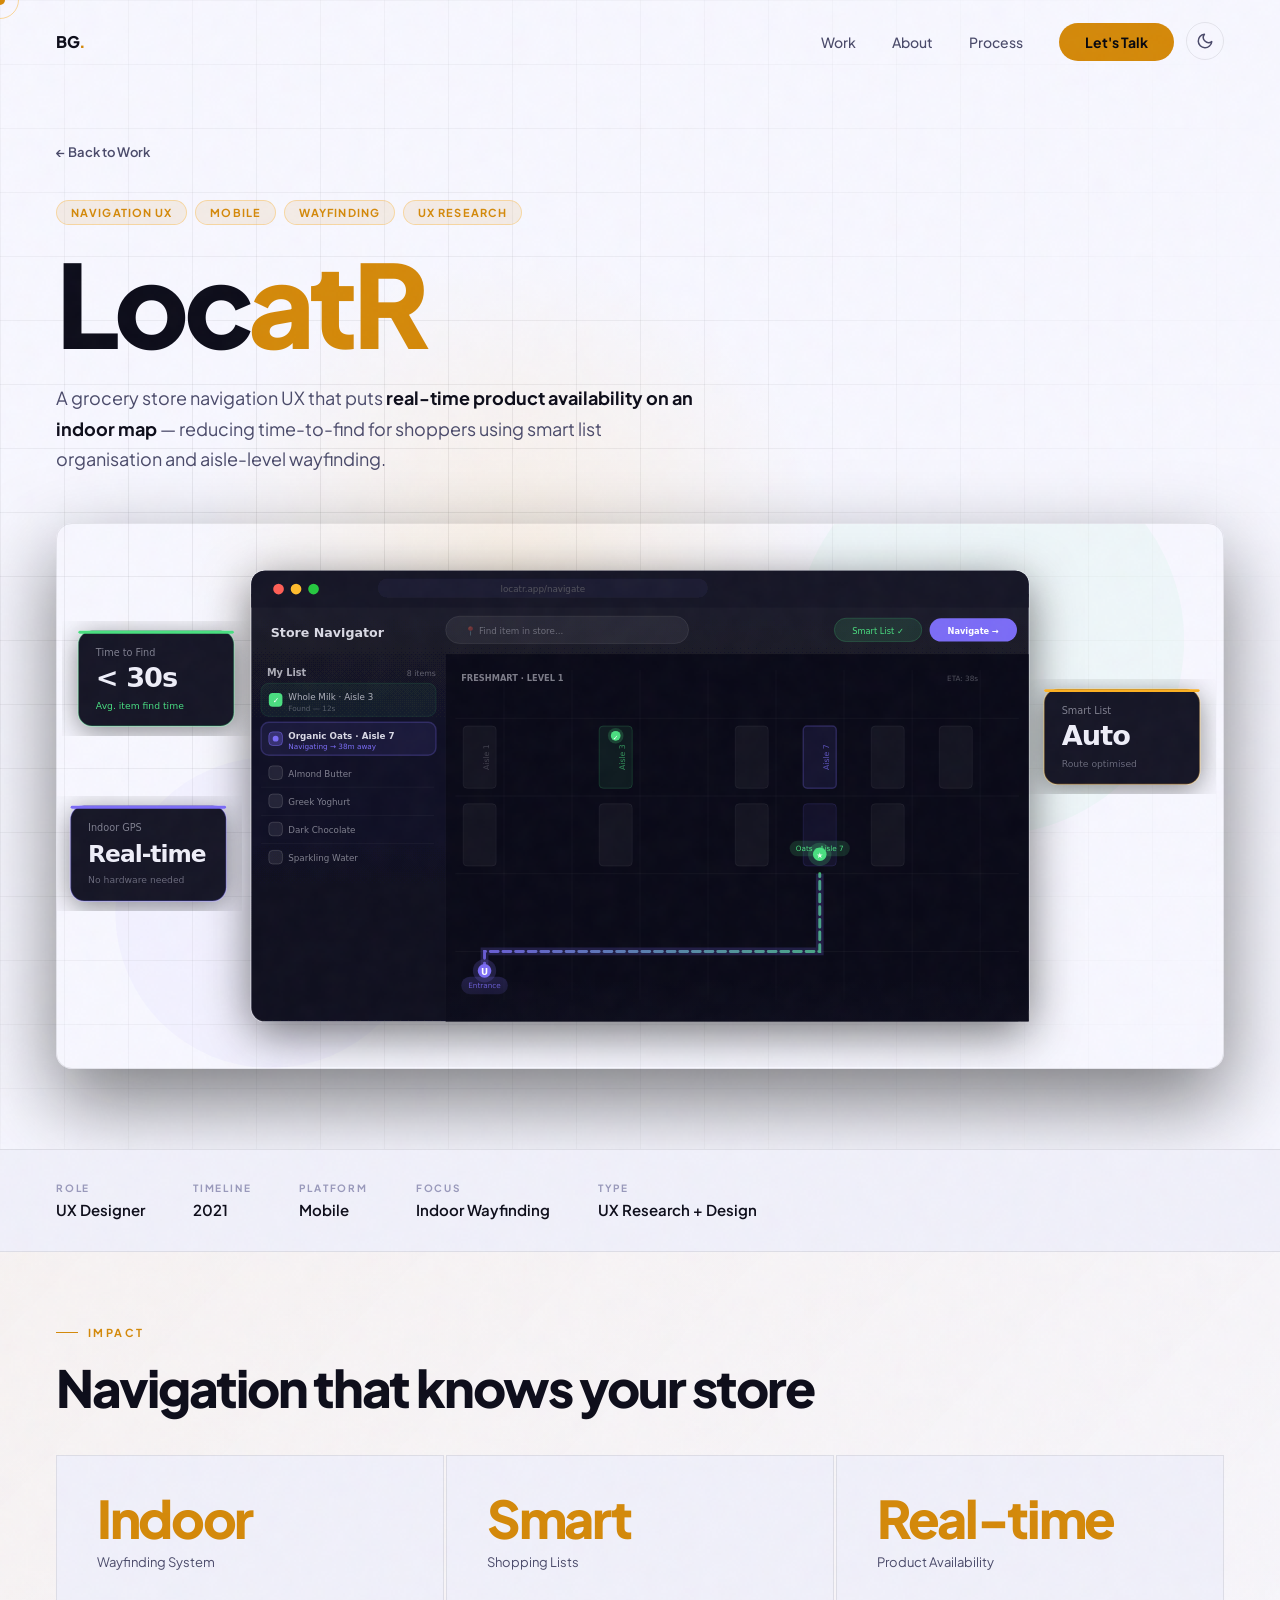
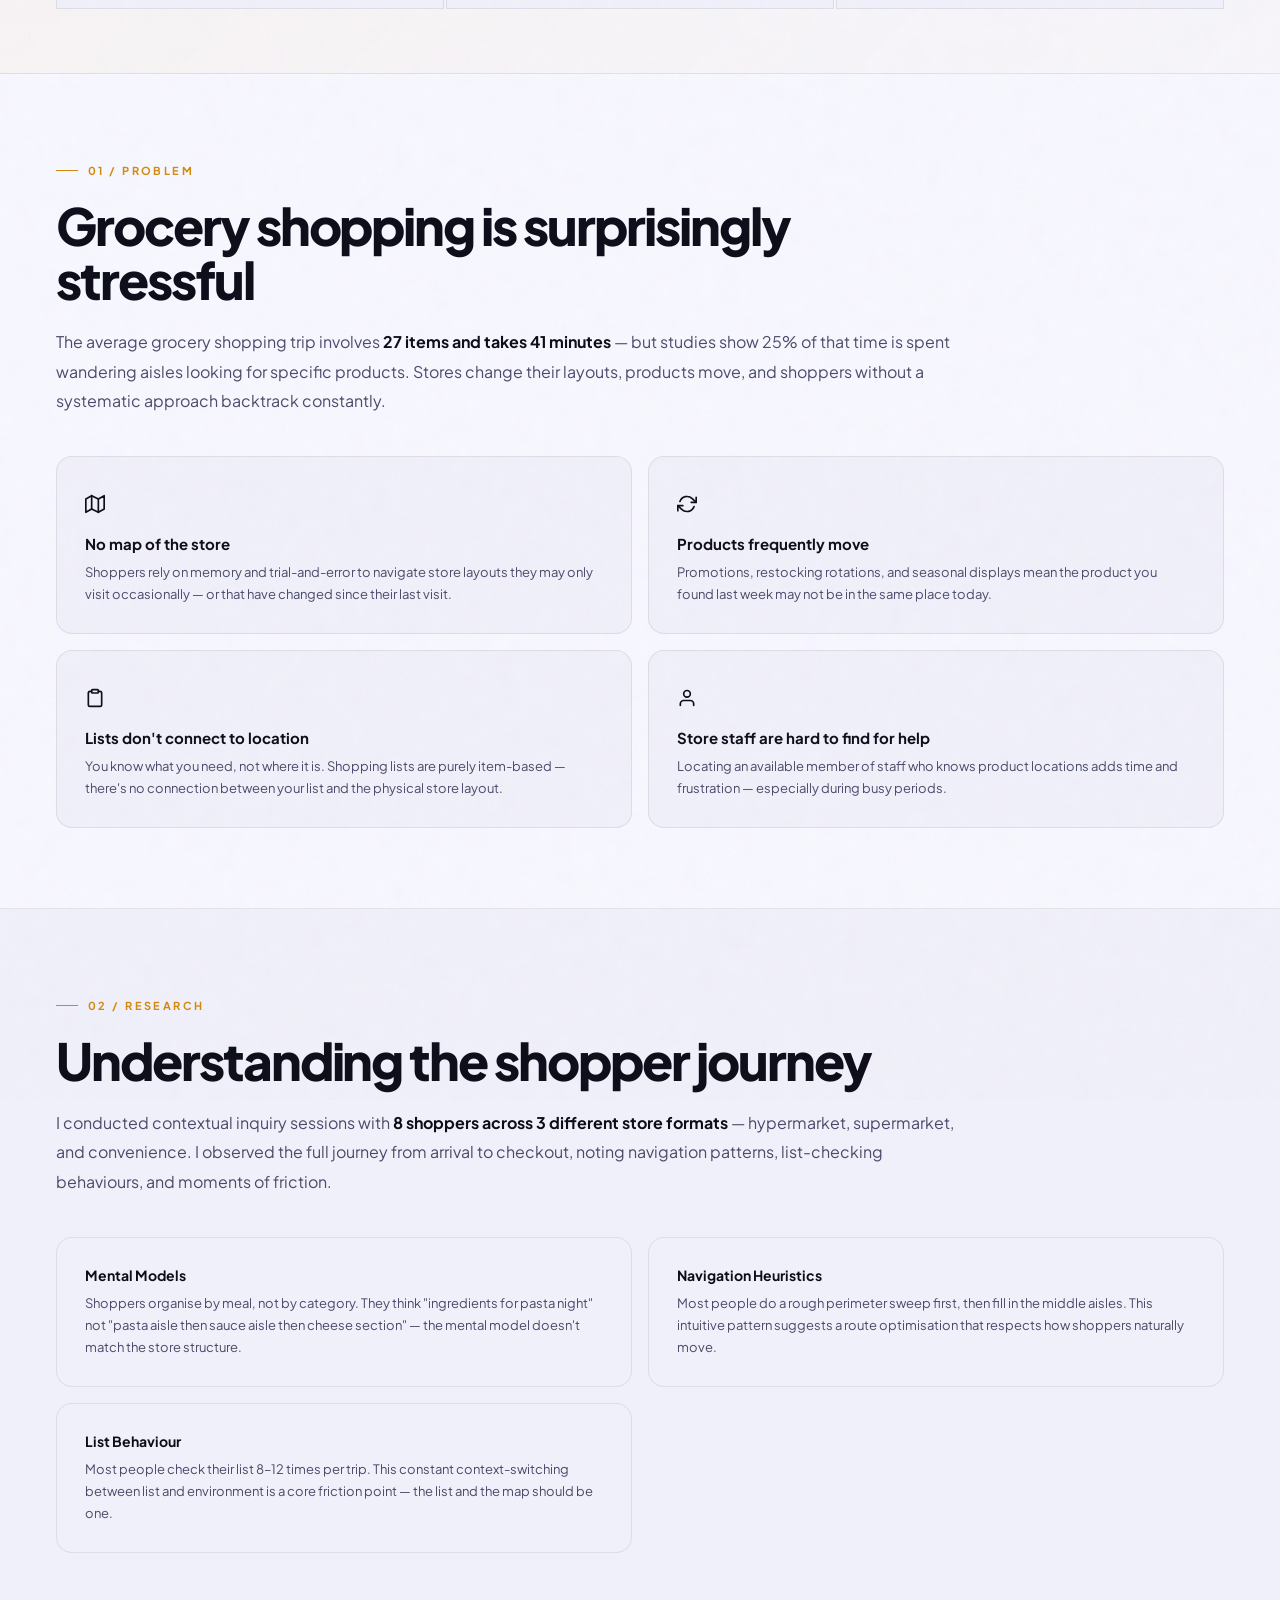
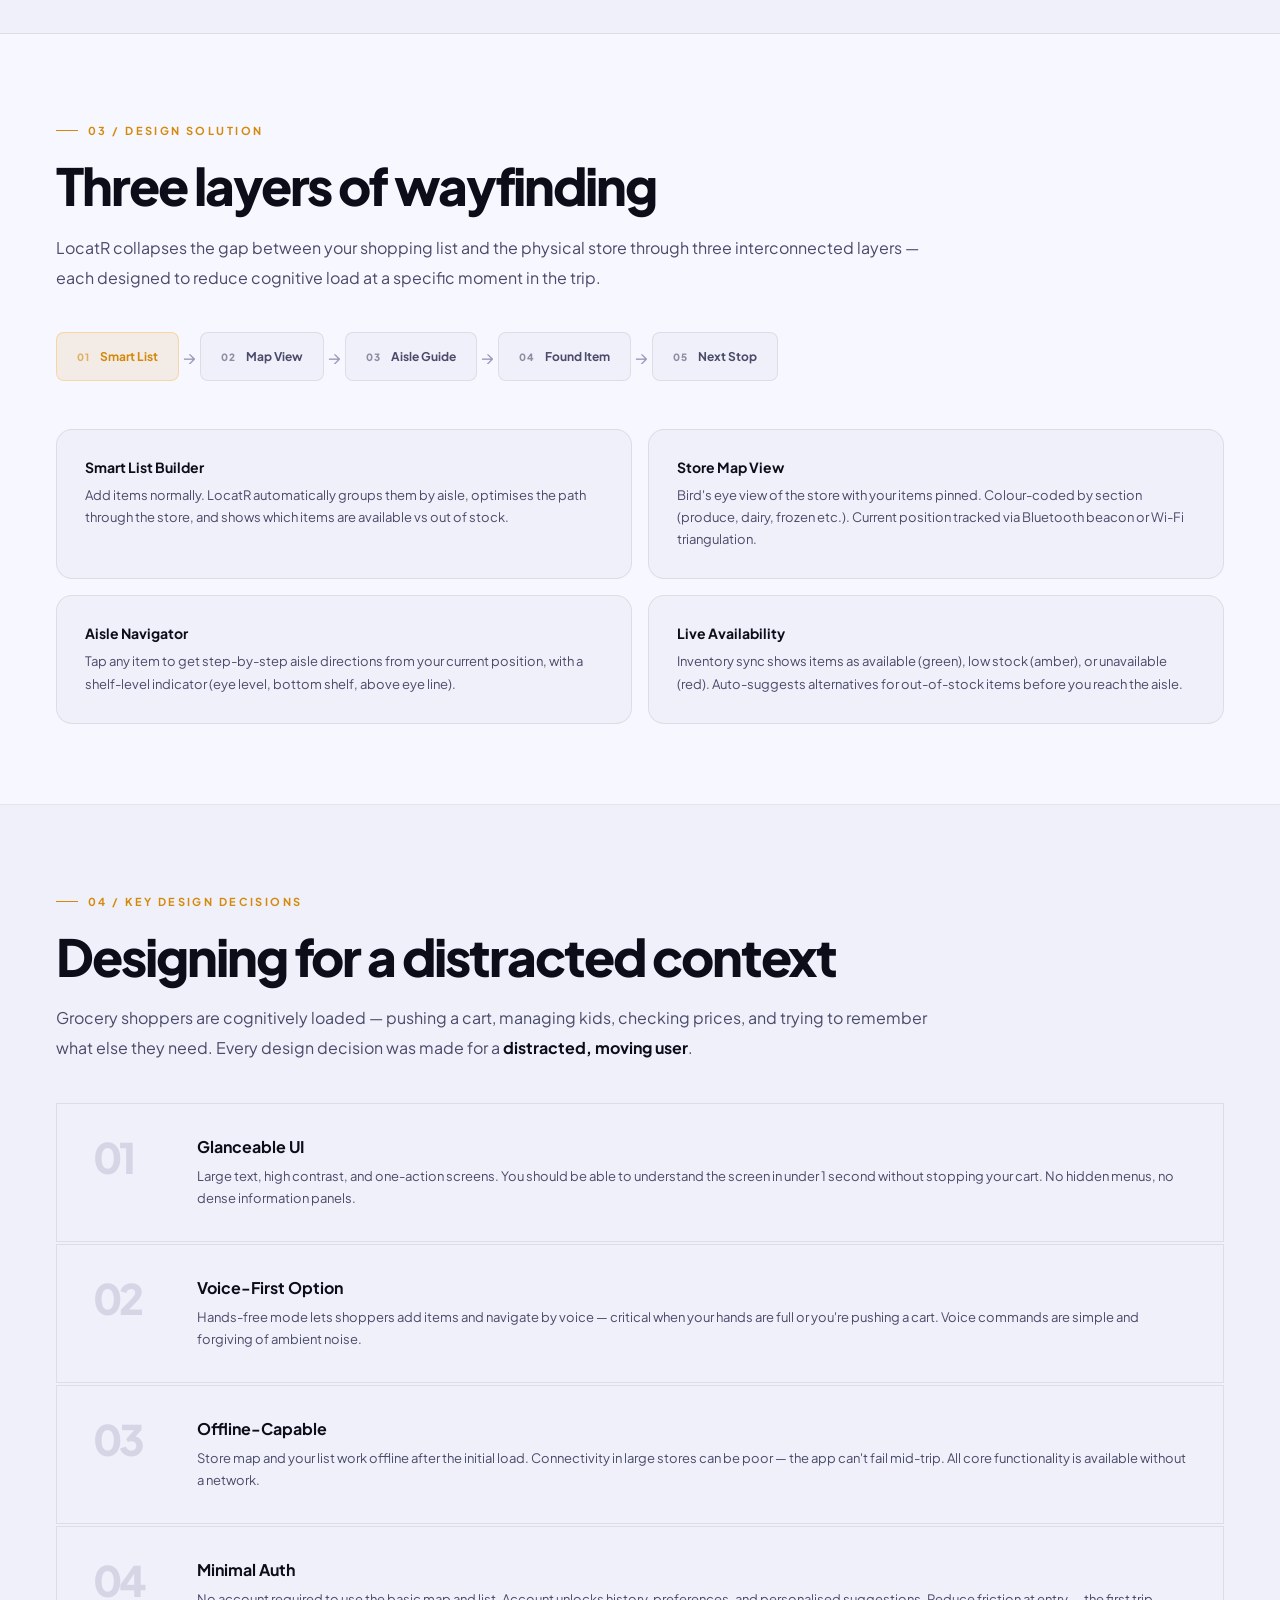
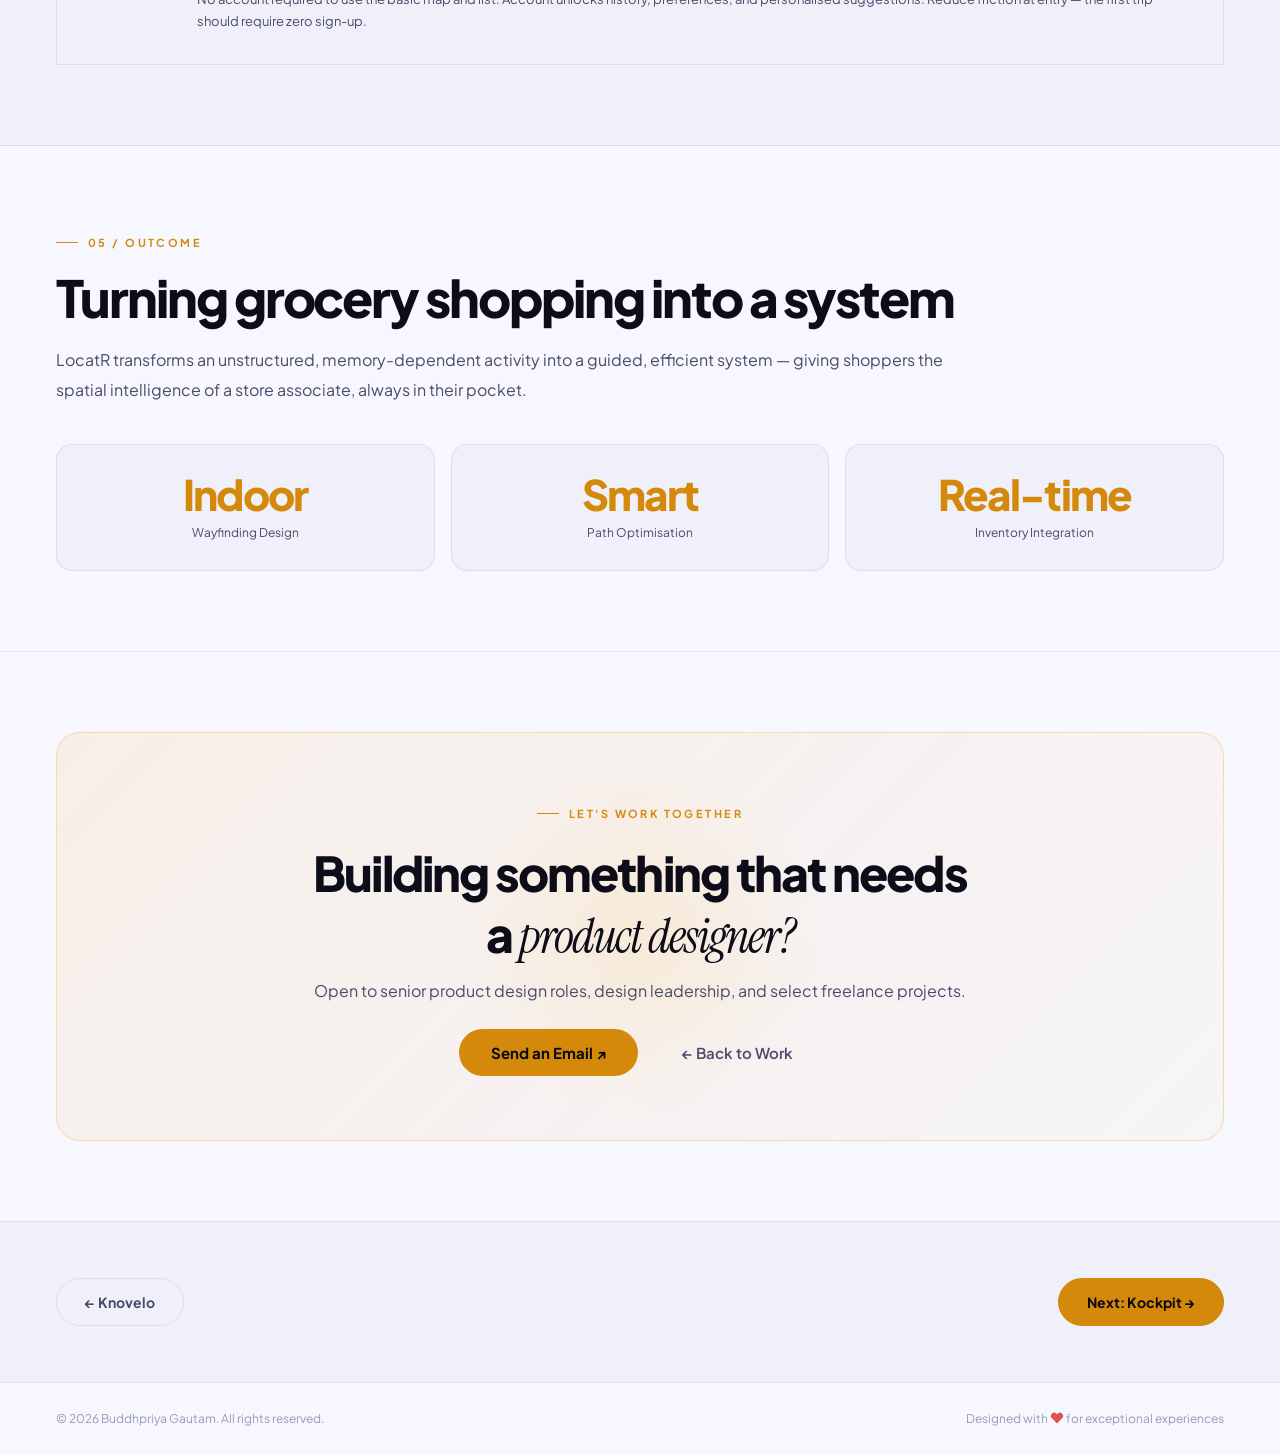
<file: locatr.html>
<!DOCTYPE html>
<html lang="en">
<head>
  <meta charset="UTF-8">
  <meta name="viewport" content="width=device-width, initial-scale=1.0">
  <title>LocatR Case Study — Buddhpriya Gautam</title>
  <meta name="description" content="A grocery store navigation UX that puts real-time product availability on an indoor map — reducing time-to-find for shoppers.">
  <link rel="manifest" href="/manifest.json">
  <meta name="theme-color" content="#FBB024">
  <link rel="apple-touch-icon" href="/icons/apple-touch-icon.png">
  <link rel="icon" type="image/svg+xml" href="/favicon.svg">
  <link rel="icon" type="image/png" sizes="32x32" href="/icons/icon-32.png">
  <link rel="icon" type="image/png" sizes="192x192" href="/icons/icon-192.png">
  <script>(function(){var t=localStorage.getItem('theme')||(window.matchMedia('(prefers-color-scheme: light)').matches?'light':'dark');document.documentElement.setAttribute('data-theme',t);})();</script>
  <link rel="preconnect" href="https://fonts.googleapis.com">
  <link rel="preconnect" href="https://fonts.gstatic.com" crossorigin>
  <link href="https://fonts.googleapis.com/css2?family=Plus+Jakarta+Sans:ital,wght@0,300;0,400;0,500;0,600;0,700;0,800;1,400&family=Instrument+Serif:ital@0;1&display=swap" rel="stylesheet">
  <style>
    *, *::before, *::after { box-sizing: border-box; margin: 0; padding: 0; }
    :root {
      --bg:#07070F; --bg2:#0D0D1C; --bg3:#131326;
      --border:rgba(255,255,255,0.07); --border-hi:rgba(251,176,36,0.3);
      --accent:#FBB024; --accent-lo:rgba(251,176,36,0.12);
      --rose:#F06292; --green:#4ADE80; --amber:#FBB024;
      --text:#EEEEF8; --text2:#8888AA; --text3:#3E3E60;
      --r:16px; --r-sm:8px;
      --nav-scrolled-bg:rgba(7,7,15,.85); --nav-mobile-bg:rgba(7,7,15,.97);
    }
    @media (prefers-color-scheme: light) {
      :root:not([data-theme="dark"]) {
        --bg:#F7F7FF; --bg2:#F0F0FA; --bg3:#E8E8F5;
        --border:rgba(0,0,0,0.08); --border-hi:rgba(251,176,36,0.35);
        --accent:#D4890A; --accent-lo:rgba(212,137,10,0.10);
        --rose:#D81B60; --green:#16A34A; --amber:#B45309;
        --text:#0D0D1A; --text2:#4A4A6A; --text3:#9999BB;
        --nav-scrolled-bg:rgba(247,247,255,.92); --nav-mobile-bg:rgba(247,247,255,.98);
      }
    }
    [data-theme="light"] {
      --bg:#F7F7FF; --bg2:#F0F0FA; --bg3:#E8E8F5;
      --border:rgba(0,0,0,0.08); --border-hi:rgba(251,176,36,0.35);
      --accent:#D4890A; --accent-lo:rgba(212,137,10,0.10);
      --rose:#D81B60; --green:#16A34A; --amber:#B45309;
      --text:#0D0D1A; --text2:#4A4A6A; --text3:#9999BB;
      --nav-scrolled-bg:rgba(247,247,255,.92); --nav-mobile-bg:rgba(247,247,255,.98);
    }
    html { scroll-behavior:smooth; scrollbar-width:thin; scrollbar-color:var(--accent) var(--bg); }
    ::-webkit-scrollbar { width:3px; }
    ::-webkit-scrollbar-track { background:var(--bg); }
    ::-webkit-scrollbar-thumb { background:var(--accent); border-radius:2px; }
    body { background:var(--bg); color:var(--text); font-family:'Plus Jakarta Sans',sans-serif; overflow-x:hidden; cursor:none; }

    .grain { position:fixed; inset:-200%; width:500%; height:500%; pointer-events:none; z-index:9997; opacity:.028;
      background-image:url("data:image/svg+xml,%3Csvg viewBox='0 0 256 256' xmlns='http://www.w3.org/2000/svg'%3E%3Cfilter id='n'%3E%3CfeTurbulence type='fractalNoise' baseFrequency='0.85' numOctaves='4' stitchTiles='stitch'/%3E%3C/filter%3E%3Crect width='100%25' height='100%25' filter='url(%23n)'/%3E%3C/svg%3E");
      animation:grain .4s steps(1) infinite; }
    @keyframes grain {
      0%{transform:translate(0,0);} 10%{transform:translate(-2%,-3%);} 20%{transform:translate(1%,2%);}
      30%{transform:translate(-3%,1%);} 40%{transform:translate(2%,-1%);} 50%{transform:translate(-1%,3%);}
      60%{transform:translate(3%,-2%);} 70%{transform:translate(-2%,2%);} 80%{transform:translate(1%,-3%);} 90%{transform:translate(-3%,-1%);}
    }
    #scroll-bar { position:fixed; top:0; left:0; height:2px; width:0%; background:linear-gradient(90deg,var(--accent),var(--rose)); z-index:1000; transition:width .08s; }
    #cur,#cur-f { position:fixed; top:0; left:0; border-radius:50%; pointer-events:none; z-index:9999; transform:translate(-50%,-50%); }
    #cur { width:10px; height:10px; background:var(--accent); transition:width .25s,height .25s,background .25s; }
    #cur-f { width:38px; height:38px; border:1px solid rgba(251,176,36,.45); z-index:9998; transition:width .3s,height .3s,opacity .3s; }
    #cur.h { width:6px; height:6px; background:var(--rose); }
    #cur-f.h { width:56px; height:56px; opacity:.5; border-color:var(--rose); }

    nav { position:fixed; top:0; left:0; right:0; z-index:100; padding:22px 56px; display:flex; align-items:center; justify-content:space-between; transition:background .3s,backdrop-filter .3s; }
    nav.scrolled { background:var(--nav-scrolled-bg); backdrop-filter:blur(24px); border-bottom:1px solid var(--border); }
    .nav-logo { font-size:16px; font-weight:800; letter-spacing:-.03em; text-decoration:none; color:var(--text); }
    .nav-logo em { color:var(--accent); font-style:normal; }
    .nav-right { display:flex; align-items:center; gap:12px; }
    .nav-links { display:flex; align-items:center; gap:36px; list-style:none; }
    .nav-links a { font-size:14px; font-weight:500; color:var(--text2); text-decoration:none; transition:color .2s; position:relative; }
    .nav-links a::after { content:''; position:absolute; bottom:-3px; left:0; width:0; height:1px; background:var(--accent); transition:width .3s; }
    .nav-links a:hover { color:var(--text); }
    .nav-links a:hover::after { width:100%; }
    .nav-cta { padding:10px 26px !important; background:var(--accent) !important; color:#07070F !important; border-radius:100px !important; font-weight:700 !important; }
    .nav-cta::after { display:none !important; }
    .theme-toggle { background:none; border:1px solid var(--border); color:var(--text2); width:38px; height:38px; border-radius:50%; cursor:pointer; display:flex; align-items:center; justify-content:center; flex-shrink:0; transition:color .2s,border-color .2s,background .2s; }
    .theme-toggle:hover { color:var(--text); border-color:var(--border-hi); background:var(--accent-lo); }
    .theme-toggle svg { display:block; }
    .nav-burger { display:none; flex-direction:column; justify-content:center; align-items:center; gap:5px; width:40px; height:40px; background:none; border:none; cursor:pointer; padding:4px; z-index:200; }
    .nav-burger span { display:block; width:22px; height:1.5px; background:var(--text); transition:transform .3s,opacity .3s; transform-origin:center; }
    .nav-burger.open span:nth-child(1){ transform:translateY(6.5px) rotate(45deg); }
    .nav-burger.open span:nth-child(2){ opacity:0; }
    .nav-burger.open span:nth-child(3){ transform:translateY(-6.5px) rotate(-45deg); }

    .rv { opacity:0; transform:translateY(28px); transition:opacity .85s cubic-bezier(.16,1,.3,1),transform .85s cubic-bezier(.16,1,.3,1); }
    .rv.in { opacity:1; transform:translateY(0); }
    .d1{transition-delay:.1s;} .d2{transition-delay:.2s;} .d3{transition-delay:.32s;}
    .tag { display:inline-flex; align-items:center; gap:10px; font-size:11px; font-weight:700; letter-spacing:.22em; text-transform:uppercase; color:var(--accent); margin-bottom:22px; }
    .tag::before { content:''; width:22px; height:1px; background:var(--accent); }
    .serif { font-family:'Instrument Serif',serif; font-weight:400; font-style:italic; }

    /* ─── HERO ─── */
    .cs-hero { min-height:72vh; padding:140px 56px 80px; position:relative; overflow:hidden; display:flex; flex-direction:column; justify-content:flex-end; }
    .cs-hero-bg { position:absolute; inset:0; background-image:linear-gradient(var(--border) 1px,transparent 1px),linear-gradient(90deg,var(--border) 1px,transparent 1px); background-size:64px 64px; mask-image:radial-gradient(ellipse 80% 80% at 30% 50%,black,transparent); }
    .cs-hero-glow { position:absolute; width:700px; height:700px; background:radial-gradient(circle,rgba(251,176,36,.12) 0%,transparent 65%); top:50%; left:40%; transform:translate(-50%,-50%); pointer-events:none; }
    .cs-back { display:inline-flex; align-items:center; gap:8px; font-size:13px; font-weight:600; color:var(--text2); text-decoration:none; margin-bottom:40px; transition:color .2s; position:relative; z-index:1; }
    .cs-back:hover { color:var(--accent); }
    .cs-hero-inner { position:relative; z-index:1; }
    .cs-chips { display:flex; gap:8px; flex-wrap:wrap; margin-bottom:24px; }
    .cs-chip { padding:5px 14px; background:var(--accent-lo); border:1px solid var(--border-hi); border-radius:100px; font-size:11px; font-weight:700; letter-spacing:.1em; text-transform:uppercase; color:var(--accent); }
    .cs-title { font-size:clamp(64px,9vw,120px); font-weight:800; line-height:.92; letter-spacing:-.045em; margin-bottom:28px; }
    .cs-title .serif { color:var(--accent); letter-spacing:-.02em; }
    .cs-tagline { font-size:18px; line-height:1.7; color:var(--text2); max-width:640px; }
    .cs-tagline strong { color:var(--text); }
    .cs-hero-img { position:relative; z-index:1; margin-top:48px; border-radius:var(--r); overflow:hidden; border:1px solid var(--border); box-shadow:0 32px 80px rgba(0,0,0,0.5); }
    .cs-hero-img img { width:100%; display:block; }
    @media(max-width:768px){ .cs-hero-img { margin-top:32px; } }

    /* ─── META BAR ─── */
    .cs-meta-bar { background:var(--bg2); border-top:1px solid var(--border); border-bottom:1px solid var(--border); padding:32px 56px; display:flex; gap:48px; flex-wrap:wrap; }
    .cs-meta-item { }
    .cs-meta-label { font-size:10px; font-weight:700; letter-spacing:.18em; text-transform:uppercase; color:var(--text3); margin-bottom:6px; }
    .cs-meta-val { font-size:15px; font-weight:600; color:var(--text); }

    /* ─── IMPACT STATS ─── */
    .impact-bar { padding:64px 56px; background:linear-gradient(135deg,rgba(251,176,36,.06),rgba(251,176,36,.02)); border-bottom:1px solid var(--border); }
    .impact-grid { display:grid; grid-template-columns:repeat(3,1fr); gap:2px; margin-top:40px; }
    .impact-c { background:var(--bg2); border:1px solid var(--border); padding:36px 40px; }
    .impact-n { font-size:52px; font-weight:800; letter-spacing:-.045em; color:var(--accent); line-height:1; margin-bottom:8px; }
    .impact-l { font-size:13px; color:var(--text2); line-height:1.6; }

    /* ─── CONTENT SECTIONS ─── */
    .cs-sec { padding:80px 56px; border-bottom:1px solid var(--border); }
    .cs-sec:last-of-type { border-bottom:none; }
    .cs-sec-inner { max-width:900px; }
    .cs-h2 { font-size:clamp(32px,4vw,52px); font-weight:800; letter-spacing:-.04em; line-height:1.05; margin-bottom:20px; }
    .cs-p { font-size:16px; line-height:1.85; color:var(--text2); margin-bottom:20px; }
    .cs-p strong { color:var(--text); }
    .cs-p:last-child { margin-bottom:0; }

    /* Pain points grid */
    .pain-grid { display:grid; grid-template-columns:repeat(2,1fr); gap:16px; margin-top:40px; }
    .pain-c { background:var(--bg2); border:1px solid var(--border); border-radius:var(--r); padding:28px; transition:border-color .3s; }
    .pain-c:hover { border-color:var(--border-hi); }
    .pain-ic { font-size:28px; margin-bottom:14px; }
    .pain-t { font-size:15px; font-weight:700; margin-bottom:8px; }
    .pain-p { font-size:13px; color:var(--text2); line-height:1.7; }

    /* Solution flow */
    .flow { display:flex; gap:0; margin-top:40px; overflow-x:auto; padding-bottom:8px; }
    .flow-step { background:var(--bg2); border:1px solid var(--border); border-radius:var(--r-sm); padding:16px 20px; white-space:nowrap; font-size:12px; font-weight:700; color:var(--text2); display:flex; align-items:center; gap:10px; flex-shrink:0; }
    .flow-step.on { background:var(--accent-lo); border-color:var(--border-hi); color:var(--accent); }
    .flow-arrow { color:var(--text3); font-size:18px; display:flex; align-items:center; padding:0 4px; flex-shrink:0; }
    .flow-num { font-size:10px; font-weight:800; letter-spacing:.1em; opacity:.6; }

    /* Solution grid */
    .sol-grid { display:grid; grid-template-columns:repeat(2,1fr); gap:16px; margin-top:40px; }
    .sol-c { background:var(--bg2); border:1px solid var(--border); border-radius:var(--r); padding:28px; }
    .sol-t { font-size:14px; font-weight:700; margin-bottom:8px; color:var(--text); }
    .sol-p { font-size:13px; color:var(--text2); line-height:1.7; }

    /* Initiatives */
    .init-list { margin-top:40px; display:flex; flex-direction:column; gap:2px; }
    .init-c { background:var(--bg2); border:1px solid var(--border); padding:32px 36px; display:grid; grid-template-columns:80px 1fr; gap:24px; align-items:start; transition:border-color .3s,background .3s; }
    .init-c:hover { border-color:var(--border-hi); background:rgba(251,176,36,.03); }
    .init-n { font-size:42px; font-weight:800; letter-spacing:-.06em; color:var(--text3); opacity:.3; line-height:1; }
    .init-t { font-size:16px; font-weight:700; margin-bottom:8px; }
    .init-p { font-size:13px; color:var(--text2); line-height:1.7; }
    .init-stats { display:flex; gap:20px; flex-wrap:wrap; margin-top:12px; }
    .init-stat { font-size:12px; color:var(--accent); font-weight:700; background:var(--accent-lo); padding:3px 10px; border-radius:100px; }

    /* UX Principles */
    .ux-grid { display:grid; grid-template-columns:repeat(2,1fr); gap:16px; margin-top:40px; }
    .ux-c { background:var(--bg2); border:1px solid var(--border); border-radius:var(--r); padding:28px; border-top:2px solid var(--accent); }
    .ux-t { font-size:15px; font-weight:700; margin-bottom:8px; }
    .ux-p { font-size:13px; color:var(--text2); line-height:1.7; }

    /* Impact metrics */
    .imp-grid { display:grid; grid-template-columns:repeat(3,1fr); gap:16px; margin-top:40px; }
    .imp-c { background:var(--bg2); border:1px solid var(--border); border-radius:var(--r); padding:28px; text-align:center; transition:border-color .3s,transform .3s; }
    .imp-c:hover { border-color:var(--border-hi); transform:translateY(-3px); }
    .imp-n { font-size:42px; font-weight:800; letter-spacing:-.04em; color:var(--accent); line-height:1; margin-bottom:8px; }
    .imp-l { font-size:12px; color:var(--text2); line-height:1.6; }

    /* ─── NAV FOOTER ─── */
    .cs-nav-footer { padding:56px; background:var(--bg2); border-top:1px solid var(--border); display:flex; align-items:center; justify-content:space-between; gap:24px; }
    .cs-nav-btn { display:inline-flex; align-items:center; gap:10px; padding:14px 28px; border:1px solid var(--border); border-radius:100px; font-size:14px; font-weight:700; color:var(--text2); text-decoration:none; transition:all .2s; }
    .cs-nav-btn:hover { border-color:var(--border-hi); color:var(--text); background:var(--accent-lo); }
    .cs-nav-btn.primary { background:var(--accent); color:#07070F; border-color:var(--accent); }
    .cs-nav-btn.primary:hover { opacity:.9; }

    /* ─── CTA ─── */
    .cta-sec { padding:80px 56px; text-align:center; }
    .cta-wrap { background:linear-gradient(135deg,rgba(251,176,36,.1),rgba(251,176,36,.03)); border:1px solid var(--border-hi); border-radius:24px; padding:64px; position:relative; overflow:hidden; }
    .cta-glow { position:absolute; width:400px; height:400px; background:radial-gradient(circle,rgba(251,176,36,.12) 0%,transparent 65%); top:50%; left:50%; transform:translate(-50%,-50%); pointer-events:none; }
    .cta-t { font-size:clamp(28px,4vw,48px); font-weight:800; letter-spacing:-.04em; margin-bottom:12px; position:relative; z-index:1; }
    .cta-p { font-size:16px; color:var(--text2); margin-bottom:28px; position:relative; z-index:1; }
    .cta-btns { display:flex; align-items:center; justify-content:center; gap:16px; position:relative; z-index:1; }
    .btn-p { padding:14px 32px; background:var(--accent); color:#07070F; border-radius:100px; font-size:15px; font-weight:700; text-decoration:none; display:inline-flex; align-items:center; gap:8px; transition:transform .2s,box-shadow .2s; }
    .btn-p:hover { transform:translateY(-2px); box-shadow:0 14px 36px rgba(251,176,36,.4); }
    .btn-g { padding:14px 28px; color:var(--text2); border-radius:100px; font-size:15px; font-weight:600; text-decoration:none; transition:color .2s; }
    .btn-g:hover { color:var(--accent); }

    footer { border-top:1px solid var(--border); padding:28px 56px; display:flex; align-items:center; justify-content:space-between; }
    .fc { font-size:12px; color:var(--text3); }
    .fc em { color:var(--accent); font-style:normal; }

    @media (max-width:768px) {
      #cur,#cur-f { display:none; } body { cursor:auto; }
      nav { padding:18px 24px; }
      .nav-burger { display:flex; }
      .nav-links { position:fixed; top:0; left:0; right:0; bottom:0; background:var(--nav-mobile-bg); backdrop-filter:blur(24px); flex-direction:column; align-items:center; justify-content:center; gap:40px; z-index:150; transform:translateX(100%); transition:transform .4s cubic-bezier(.16,1,.3,1); pointer-events:none; }
      .nav-links.open { transform:translateX(0); pointer-events:all; }
      .nav-links a { font-size:22px; font-weight:700; color:var(--text); }
      .cs-hero { padding:120px 24px 60px; min-height:auto; }
      .cs-meta-bar { padding:24px; gap:24px; }
      .impact-bar { padding:48px 24px; }
      .impact-grid { grid-template-columns:1fr 1fr; }
      .cs-sec { padding:56px 24px; }
      .pain-grid,.sol-grid,.ux-grid { grid-template-columns:1fr; }
      .imp-grid { grid-template-columns:1fr 1fr; }
      .init-c { grid-template-columns:1fr; gap:8px; padding:24px; }
      .cs-nav-footer { padding:32px 24px; flex-direction:column; }
      .cta-sec { padding:56px 24px; }
      .cta-wrap { padding:40px 24px; }
      .cta-btns { flex-direction:column; }
      footer { padding:24px; flex-direction:column; gap:8px; text-align:center; }
    }
  </style>
</head>
<body>

  <div class="grain"></div>
  <div id="scroll-bar"></div>
  <div id="cur"></div>
  <div id="cur-f"></div>

  <nav id="nav">
    <a href="/" class="nav-logo">BG<em>.</em></a>
    <div class="nav-right">
      <ul class="nav-links" id="nav-links">
      <li><a href="/work.html">Work</a></li>
      <li><a href="/about.html">About</a></li>
      <li><a href="/#process">Process</a></li>
      <li><a href="/#contact" class="nav-cta">Let's Talk</a></li>
    </ul>
    <button class="theme-toggle" id="theme-toggle" aria-label="Toggle theme"></button>
    <button class="nav-burger" id="nav-burger" aria-label="Toggle menu">
      <span></span><span></span><span></span>
    </button>
    </div>
  </nav>

  <!-- HERO -->
  <div class="cs-hero">
    <div class="cs-hero-bg"></div>
    <div class="cs-hero-glow"></div>
    <div class="cs-hero-inner">
      <a href="/work.html" class="cs-back rv">← Back to Work</a>
      <div class="cs-chips rv d1">
        <span class="cs-chip">Navigation UX</span>
        <span class="cs-chip">Mobile</span>
        <span class="cs-chip">Wayfinding</span>
        <span class="cs-chip">UX Research</span>
      </div>
      <h1 class="cs-title rv d2">Loc<span style="color:var(--accent)">atR</span></h1>
      <p class="cs-tagline rv d3">
        A grocery store navigation UX that puts <strong>real-time product availability on an indoor map</strong> — reducing time-to-find for shoppers using smart list organisation and aisle-level wayfinding.
      </p>
      <div class="cs-hero-img rv d3">
        <img src="/images/hero-locatr.svg" alt="LocatR indoor navigation UI mockup" loading="eager"/>
      </div>
    </div>
  </div>

  <!-- META BAR -->
  <div class="cs-meta-bar">
    <div class="cs-meta-item"><div class="cs-meta-label">Role</div><div class="cs-meta-val">UX Designer</div></div>
    <div class="cs-meta-item"><div class="cs-meta-label">Timeline</div><div class="cs-meta-val">2021</div></div>
    <div class="cs-meta-item"><div class="cs-meta-label">Platform</div><div class="cs-meta-val">Mobile</div></div>
    <div class="cs-meta-item"><div class="cs-meta-label">Focus</div><div class="cs-meta-val">Indoor Wayfinding</div></div>
    <div class="cs-meta-item"><div class="cs-meta-label">Type</div><div class="cs-meta-val">UX Research + Design</div></div>
  </div>

  <!-- IMPACT BAR -->
  <div class="impact-bar">
    <div class="tag rv">Impact</div>
    <h2 class="cs-h2 rv d1">Navigation that knows your store</h2>
    <div class="impact-grid">
      <div class="impact-c rv"><div class="impact-n">Indoor</div><div class="impact-l">Wayfinding System</div></div>
      <div class="impact-c rv d1"><div class="impact-n">Smart</div><div class="impact-l">Shopping Lists</div></div>
      <div class="impact-c rv d2"><div class="impact-n">Real-time</div><div class="impact-l">Product Availability</div></div>
    </div>
  </div>

  <!-- 01 PROBLEM -->
  <section class="cs-sec">
    <div class="cs-sec-inner">
      <div class="tag rv">01 / Problem</div>
      <h2 class="cs-h2 rv d1">Grocery shopping is surprisingly stressful</h2>
      <p class="cs-p rv d2">The average grocery shopping trip involves <strong>27 items and takes 41 minutes</strong> — but studies show 25% of that time is spent wandering aisles looking for specific products. Stores change their layouts, products move, and shoppers without a systematic approach backtrack constantly.</p>
    </div>
    <div class="pain-grid">
      <div class="pain-c rv">
        <div class="pain-ic"><svg width="20" height="20" viewBox="0 0 24 24" fill="none" stroke="currentColor" stroke-width="2" stroke-linecap="round" stroke-linejoin="round"><polygon points="1 6 1 22 8 18 16 22 23 18 23 2 16 6 8 2 1 6"/><line x1="8" y1="2" x2="8" y2="18"/><line x1="16" y1="6" x2="16" y2="22"/></svg></div>
        <div class="pain-t">No map of the store</div>
        <div class="pain-p">Shoppers rely on memory and trial-and-error to navigate store layouts they may only visit occasionally — or that have changed since their last visit.</div>
      </div>
      <div class="pain-c rv d1">
        <div class="pain-ic"><svg width="20" height="20" viewBox="0 0 24 24" fill="none" stroke="currentColor" stroke-width="2" stroke-linecap="round" stroke-linejoin="round"><polyline points="23 4 23 10 17 10"/><polyline points="1 20 1 14 7 14"/><path d="M3.51 9a9 9 0 0 1 14.85-3.36L23 10M1 14l4.64 4.36A9 9 0 0 0 20.49 15"/></svg></div>
        <div class="pain-t">Products frequently move</div>
        <div class="pain-p">Promotions, restocking rotations, and seasonal displays mean the product you found last week may not be in the same place today.</div>
      </div>
      <div class="pain-c rv d2">
        <div class="pain-ic"><svg width="20" height="20" viewBox="0 0 24 24" fill="none" stroke="currentColor" stroke-width="2" stroke-linecap="round" stroke-linejoin="round"><path d="M16 4h2a2 2 0 0 1 2 2v14a2 2 0 0 1-2 2H6a2 2 0 0 1-2-2V6a2 2 0 0 1 2-2h2"/><rect x="8" y="2" width="8" height="4" rx="1"/></svg></div>
        <div class="pain-t">Lists don't connect to location</div>
        <div class="pain-p">You know what you need, not where it is. Shopping lists are purely item-based — there's no connection between your list and the physical store layout.</div>
      </div>
      <div class="pain-c rv d3">
        <div class="pain-ic"><svg width="20" height="20" viewBox="0 0 24 24" fill="none" stroke="currentColor" stroke-width="2" stroke-linecap="round" stroke-linejoin="round"><path d="M20 21v-2a4 4 0 0 0-4-4H8a4 4 0 0 0-4 4v2"/><circle cx="12" cy="7" r="4"/></svg></div>
        <div class="pain-t">Store staff are hard to find for help</div>
        <div class="pain-p">Locating an available member of staff who knows product locations adds time and frustration — especially during busy periods.</div>
      </div>
    </div>
  </section>

  <!-- 02 RESEARCH -->
  <section class="cs-sec" style="background:var(--bg2)">
    <div class="cs-sec-inner">
      <div class="tag rv">02 / Research</div>
      <h2 class="cs-h2 rv d1">Understanding the shopper journey</h2>
      <p class="cs-p rv d2">I conducted contextual inquiry sessions with <strong>8 shoppers across 3 different store formats</strong> — hypermarket, supermarket, and convenience. I observed the full journey from arrival to checkout, noting navigation patterns, list-checking behaviours, and moments of friction.</p>
    </div>
    <div class="sol-grid">
      <div class="sol-c rv">
        <div class="sol-t">Mental Models</div>
        <div class="sol-p">Shoppers organise by meal, not by category. They think "ingredients for pasta night" not "pasta aisle then sauce aisle then cheese section" — the mental model doesn't match the store structure.</div>
      </div>
      <div class="sol-c rv d1">
        <div class="sol-t">Navigation Heuristics</div>
        <div class="sol-p">Most people do a rough perimeter sweep first, then fill in the middle aisles. This intuitive pattern suggests a route optimisation that respects how shoppers naturally move.</div>
      </div>
      <div class="sol-c rv d2">
        <div class="sol-t">List Behaviour</div>
        <div class="sol-p">Most people check their list 8–12 times per trip. This constant context-switching between list and environment is a core friction point — the list and the map should be one.</div>
      </div>
    </div>
  </section>

  <!-- 03 DESIGN SOLUTION -->
  <section class="cs-sec">
    <div class="cs-sec-inner">
      <div class="tag rv">03 / Design Solution</div>
      <h2 class="cs-h2 rv d1">Three layers of wayfinding</h2>
      <p class="cs-p rv d2">LocatR collapses the gap between your shopping list and the physical store through three interconnected layers — each designed to reduce cognitive load at a specific moment in the trip.</p>
    </div>
    <div class="flow rv d2">
      <div class="flow-step on"><span class="flow-num">01</span> Smart List</div>
      <div class="flow-arrow">→</div>
      <div class="flow-step"><span class="flow-num">02</span> Map View</div>
      <div class="flow-arrow">→</div>
      <div class="flow-step"><span class="flow-num">03</span> Aisle Guide</div>
      <div class="flow-arrow">→</div>
      <div class="flow-step"><span class="flow-num">04</span> Found Item</div>
      <div class="flow-arrow">→</div>
      <div class="flow-step"><span class="flow-num">05</span> Next Stop</div>
    </div>
    <div class="sol-grid">
      <div class="sol-c rv">
        <div class="sol-t">Smart List Builder</div>
        <div class="sol-p">Add items normally. LocatR automatically groups them by aisle, optimises the path through the store, and shows which items are available vs out of stock.</div>
      </div>
      <div class="sol-c rv d1">
        <div class="sol-t">Store Map View</div>
        <div class="sol-p">Bird's eye view of the store with your items pinned. Colour-coded by section (produce, dairy, frozen etc.). Current position tracked via Bluetooth beacon or Wi-Fi triangulation.</div>
      </div>
      <div class="sol-c rv d2">
        <div class="sol-t">Aisle Navigator</div>
        <div class="sol-p">Tap any item to get step-by-step aisle directions from your current position, with a shelf-level indicator (eye level, bottom shelf, above eye line).</div>
      </div>
      <div class="sol-c rv d3">
        <div class="sol-t">Live Availability</div>
        <div class="sol-p">Inventory sync shows items as available (green), low stock (amber), or unavailable (red). Auto-suggests alternatives for out-of-stock items before you reach the aisle.</div>
      </div>
    </div>
  </section>

  <!-- 04 KEY DESIGN DECISIONS -->
  <section class="cs-sec" style="background:var(--bg2)">
    <div class="cs-sec-inner">
      <div class="tag rv">04 / Key Design Decisions</div>
      <h2 class="cs-h2 rv d1">Designing for a distracted context</h2>
      <p class="cs-p rv d2">Grocery shoppers are cognitively loaded — pushing a cart, managing kids, checking prices, and trying to remember what else they need. Every design decision was made for a <strong>distracted, moving user</strong>.</p>
    </div>
    <div class="init-list">
      <div class="init-c rv">
        <div class="init-n">01</div>
        <div>
          <div class="init-t">Glanceable UI</div>
          <div class="init-p">Large text, high contrast, and one-action screens. You should be able to understand the screen in under 1 second without stopping your cart. No hidden menus, no dense information panels.</div>
        </div>
      </div>
      <div class="init-c rv">
        <div class="init-n">02</div>
        <div>
          <div class="init-t">Voice-First Option</div>
          <div class="init-p">Hands-free mode lets shoppers add items and navigate by voice — critical when your hands are full or you're pushing a cart. Voice commands are simple and forgiving of ambient noise.</div>
        </div>
      </div>
      <div class="init-c rv">
        <div class="init-n">03</div>
        <div>
          <div class="init-t">Offline-Capable</div>
          <div class="init-p">Store map and your list work offline after the initial load. Connectivity in large stores can be poor — the app can't fail mid-trip. All core functionality is available without a network.</div>
        </div>
      </div>
      <div class="init-c rv">
        <div class="init-n">04</div>
        <div>
          <div class="init-t">Minimal Auth</div>
          <div class="init-p">No account required to use the basic map and list. Account unlocks history, preferences, and personalised suggestions. Reduce friction at entry — the first trip should require zero sign-up.</div>
        </div>
      </div>
    </div>
  </section>

  <!-- 05 OUTCOME -->
  <section class="cs-sec">
    <div class="cs-sec-inner">
      <div class="tag rv">05 / Outcome</div>
      <h2 class="cs-h2 rv d1">Turning grocery shopping into a system</h2>
      <p class="cs-p rv d2">LocatR transforms an unstructured, memory-dependent activity into a guided, efficient system — giving shoppers the spatial intelligence of a store associate, always in their pocket.</p>
    </div>
    <div class="imp-grid" style="margin-top:40px">
      <div class="imp-c rv"><div class="imp-n">Indoor</div><div class="imp-l">Wayfinding Design</div></div>
      <div class="imp-c rv d1"><div class="imp-n">Smart</div><div class="imp-l">Path Optimisation</div></div>
      <div class="imp-c rv d2"><div class="imp-n">Real-time</div><div class="imp-l">Inventory Integration</div></div>
    </div>
  </section>

  <!-- CTA -->
  <section class="cta-sec">
    <div class="cta-wrap rv">
      <div class="cta-glow"></div>
      <div class="tag" style="justify-content:center">Let's Work Together</div>
      <div class="cta-t">Building something that needs<br>a <span class="serif">product designer?</span></div>
      <p class="cta-p">Open to senior product design roles, design leadership, and select freelance projects.</p>
      <div class="cta-btns">
        <a href="mailto:buddhpriya93@gmail.com" class="btn-p">Send an Email ↗</a>
        <a href="/work.html" class="btn-g">← Back to Work</a>
      </div>
    </div>
  </section>

  <!-- NEXT PROJECT NAV -->
  <div class="cs-nav-footer">
    <a href="/knovelo.html" class="cs-nav-btn">← Knovelo</a>
    <a href="/kockpit.html" class="cs-nav-btn primary">Next: Kockpit →</a>
  </div>

  <footer>
    <div class="fc">© 2026 Buddhpriya Gautam. All rights reserved.</div>
    <div class="fc">Designed with <svg width="14" height="14" viewBox="0 0 24 24" fill="currentColor" stroke="none" style="vertical-align:-2px;color:#e05252"><path d="M20.84 4.61a5.5 5.5 0 0 0-7.78 0L12 5.67l-1.06-1.06a5.5 5.5 0 0 0-7.78 7.78l1.06 1.06L12 21.23l7.78-7.78 1.06-1.06a5.5 5.5 0 0 0 0-7.78z"/></svg> for exceptional experiences</div>
  </footer>

  <script>
    const cur=document.getElementById('cur'),curf=document.getElementById('cur-f');
    let mx=0,my=0,fx=0,fy=0;
    document.addEventListener('mousemove',e=>{mx=e.clientX;my=e.clientY;cur.style.left=mx+'px';cur.style.top=my+'px';});
    (function tick(){fx+=(mx-fx)*.11;fy+=(my-fy)*.11;curf.style.left=fx+'px';curf.style.top=fy+'px';requestAnimationFrame(tick);})();
    document.querySelectorAll('a,button,.pain-c,.sol-c,.ux-c,.imp-c,.init-c').forEach(el=>{
      el.addEventListener('mouseenter',()=>{cur.classList.add('h');curf.classList.add('h');});
      el.addEventListener('mouseleave',()=>{cur.classList.remove('h');curf.classList.remove('h');});
    });
    const nav=document.getElementById('nav');
    window.addEventListener('scroll',()=>{nav.classList.toggle('scrolled',window.scrollY>60);},{passive:true});
    const bar=document.getElementById('scroll-bar');
    window.addEventListener('scroll',()=>{bar.style.width=(window.scrollY/(document.body.scrollHeight-innerHeight)*100)+'%';},{passive:true});
    const obs=new IntersectionObserver(entries=>{entries.forEach(e=>{if(e.isIntersecting)e.target.classList.add('in');});},{threshold:0.08,rootMargin:'0px 0px -40px 0px'});
    document.querySelectorAll('.rv').forEach(el=>obs.observe(el));
    const burger=document.getElementById('nav-burger'),navLinks=document.getElementById('nav-links');
    burger.addEventListener('click',()=>{burger.classList.toggle('open');navLinks.classList.toggle('open');document.body.style.overflow=navLinks.classList.contains('open')?'hidden':'';});
    navLinks.querySelectorAll('a').forEach(a=>{a.addEventListener('click',()=>{burger.classList.remove('open');navLinks.classList.remove('open');document.body.style.overflow='';});});
    if('serviceWorker' in navigator){window.addEventListener('load',()=>{navigator.serviceWorker.register('/sw.js').catch(()=>{});});}
    const themeBtn=document.getElementById('theme-toggle');
    const sunSVG='<svg width="18" height="18" viewBox="0 0 24 24" fill="none" stroke="currentColor" stroke-width="2" stroke-linecap="round" stroke-linejoin="round"><circle cx="12" cy="12" r="5"/><line x1="12" y1="1" x2="12" y2="3"/><line x1="12" y1="21" x2="12" y2="23"/><line x1="4.22" y1="4.22" x2="5.64" y2="5.64"/><line x1="18.36" y1="18.36" x2="19.78" y2="19.78"/><line x1="1" y1="12" x2="3" y2="12"/><line x1="21" y1="12" x2="23" y2="12"/><line x1="4.22" y1="19.78" x2="5.64" y2="18.36"/><line x1="18.36" y1="5.64" x2="19.78" y2="4.22"/></svg>';
    const moonSVG='<svg width="18" height="18" viewBox="0 0 24 24" fill="none" stroke="currentColor" stroke-width="2" stroke-linecap="round" stroke-linejoin="round"><path d="M21 12.79A9 9 0 1 1 11.21 3 7 7 0 0 0 21 12.79z"/></svg>';
    function applyTheme(t){document.documentElement.setAttribute('data-theme',t);themeBtn.innerHTML=t==='dark'?sunSVG:moonSVG;themeBtn.setAttribute('aria-label',t==='dark'?'Switch to light mode':'Switch to dark mode');}
    applyTheme(document.documentElement.getAttribute('data-theme')||'dark');
    themeBtn.addEventListener('click',()=>{const next=document.documentElement.getAttribute('data-theme')==='dark'?'light':'dark';localStorage.setItem('theme',next);applyTheme(next);});
  </script>
</body>
</html>
</file>
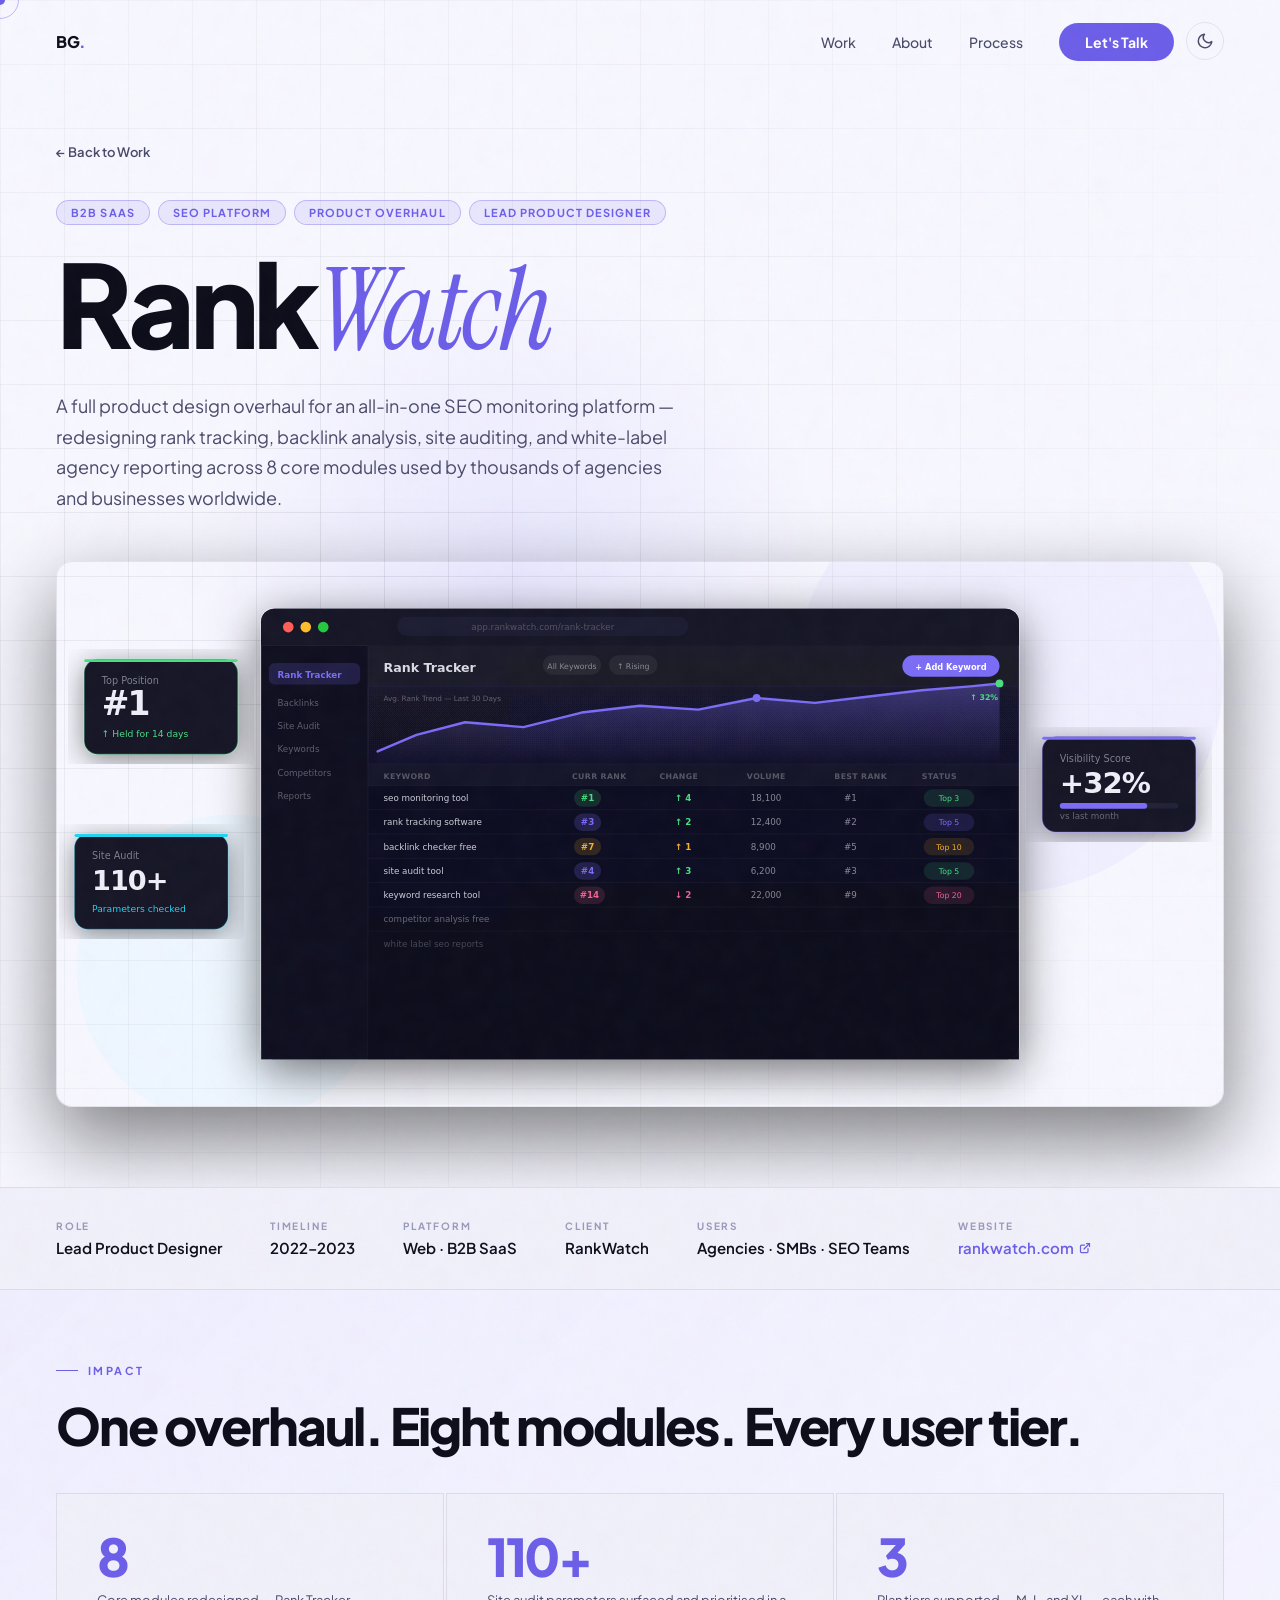
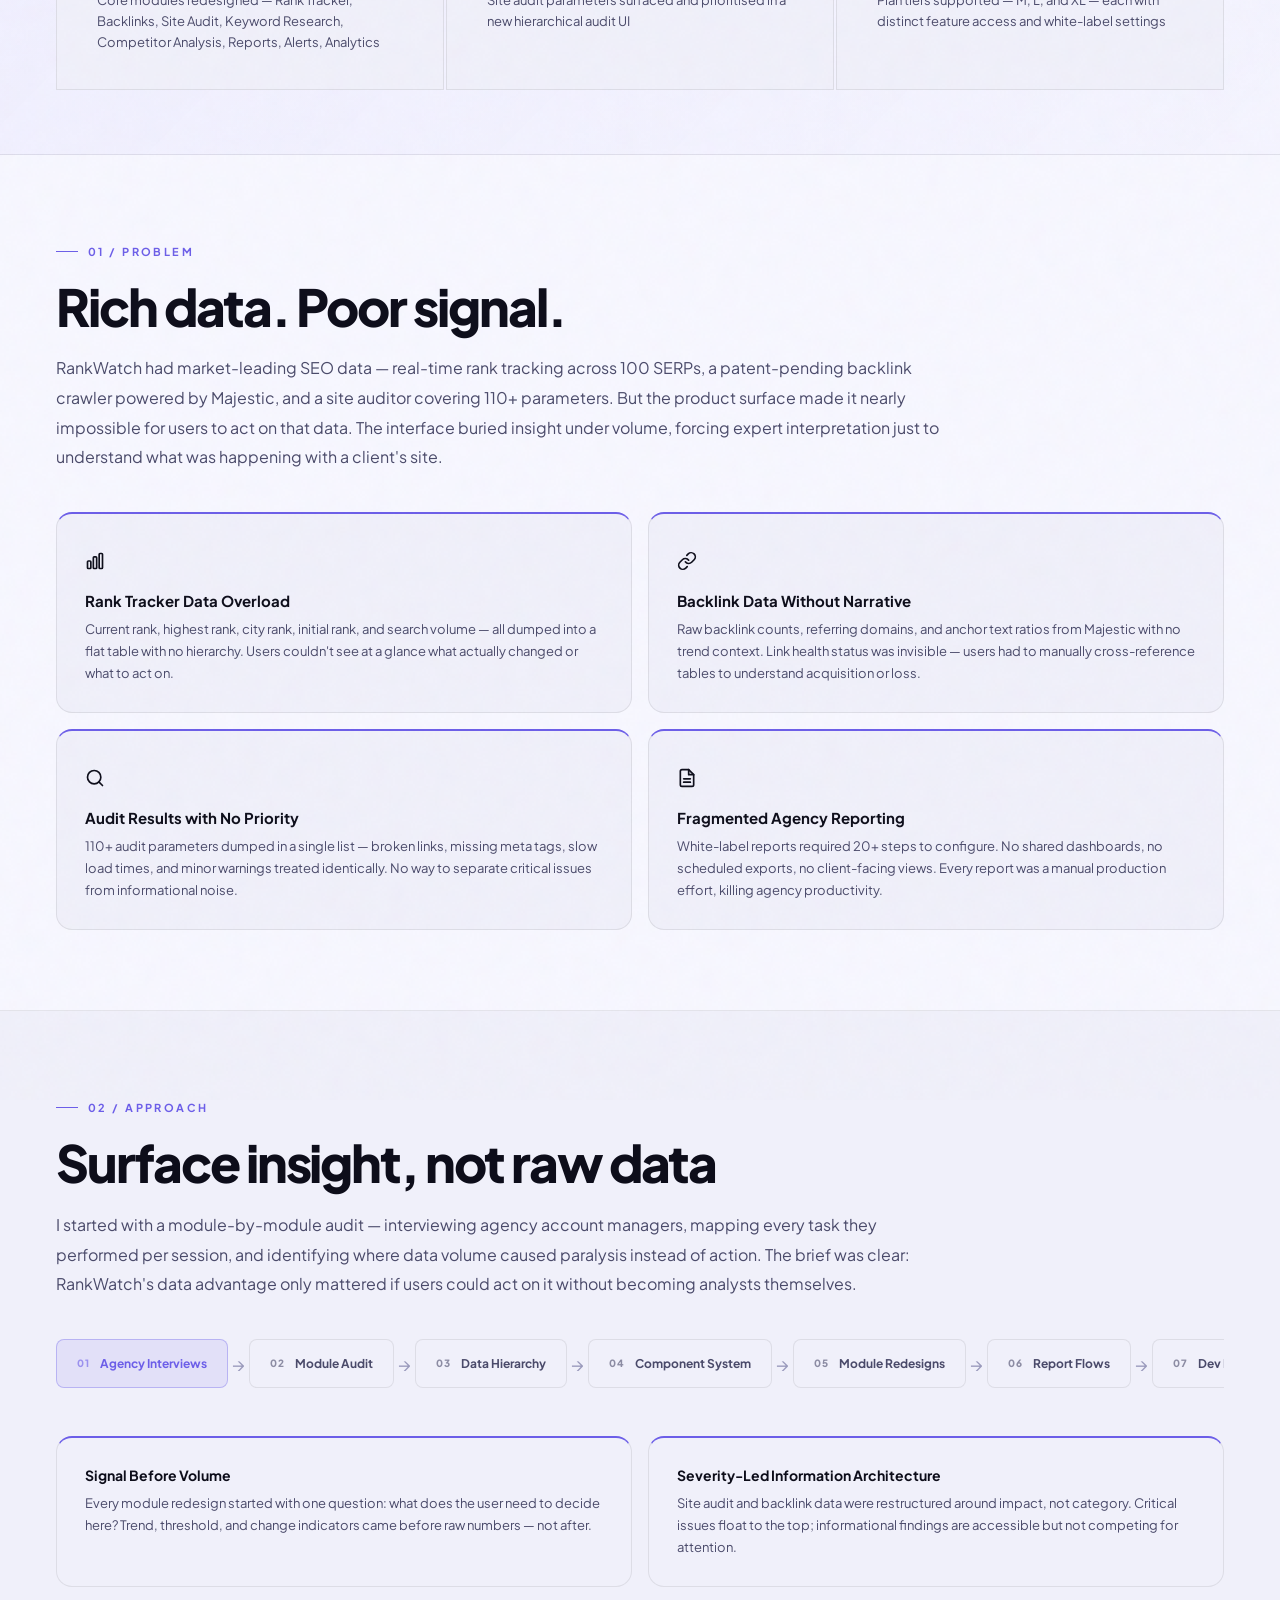
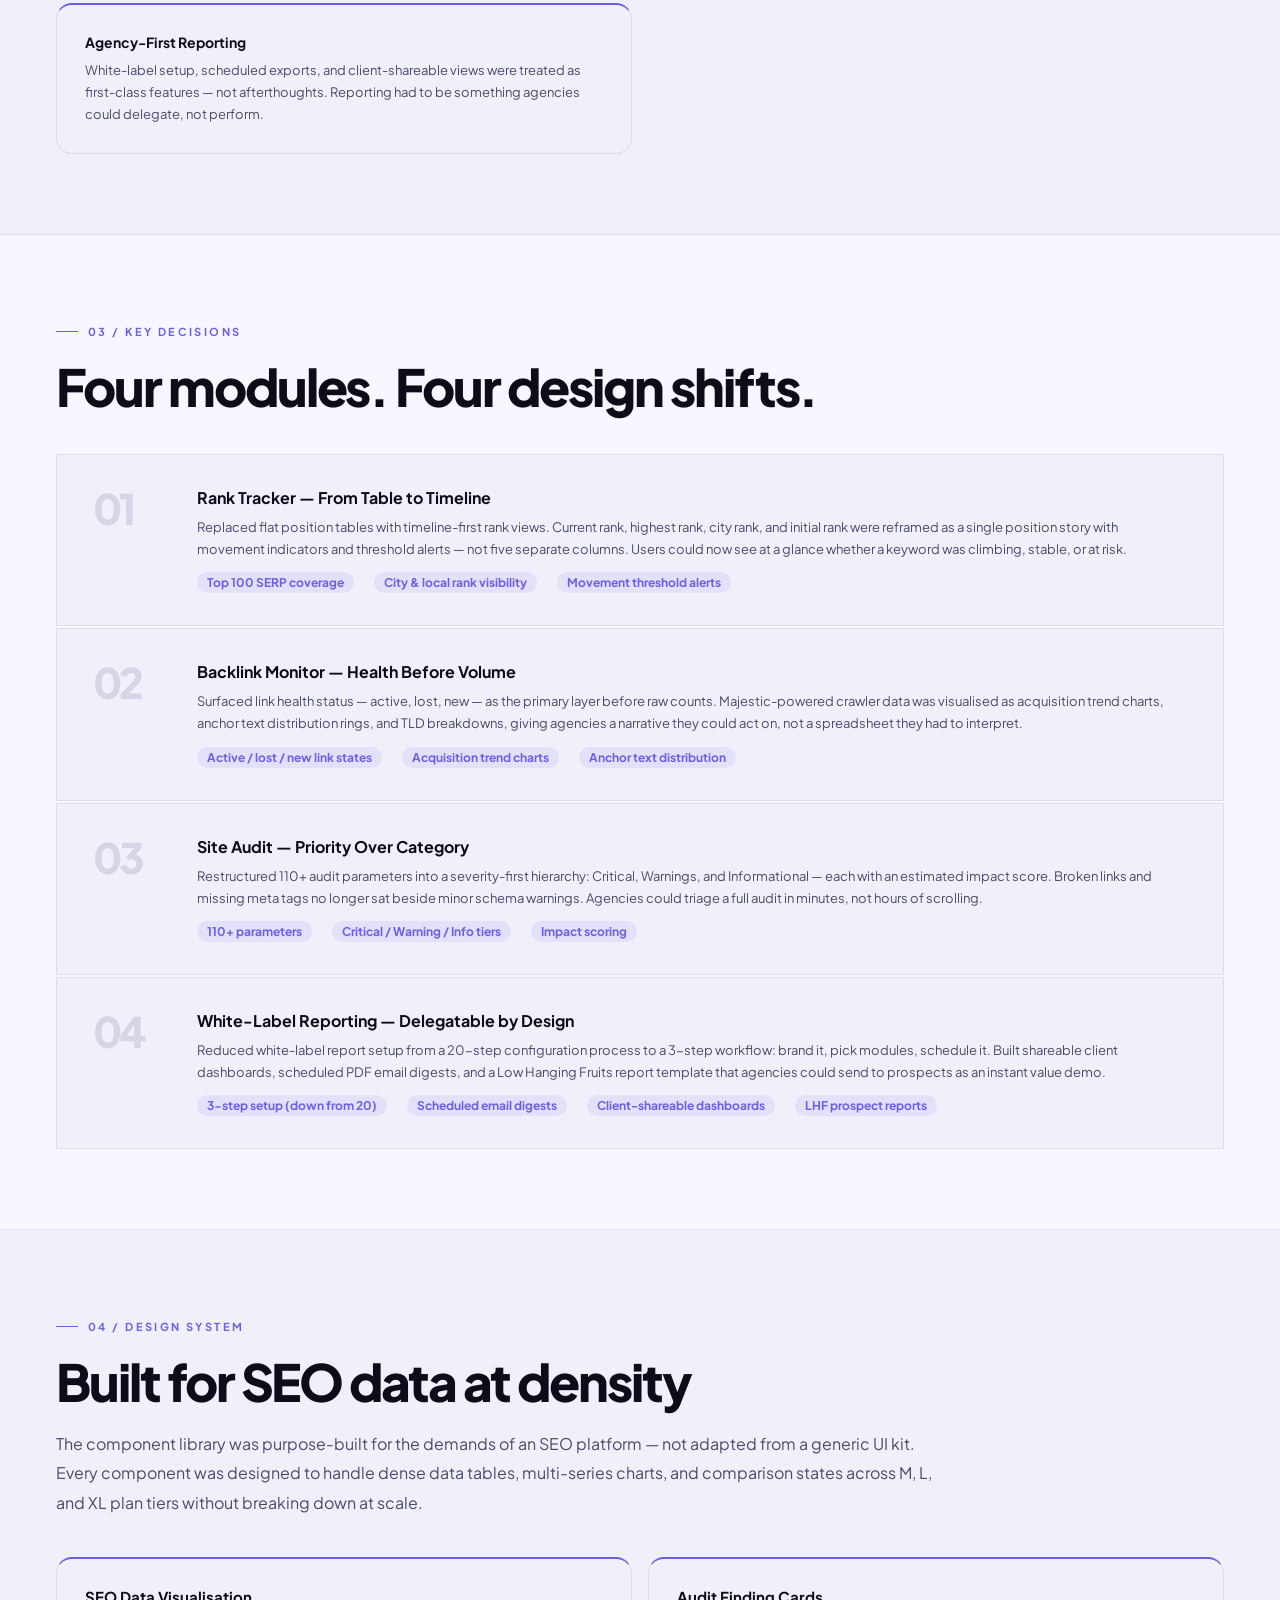
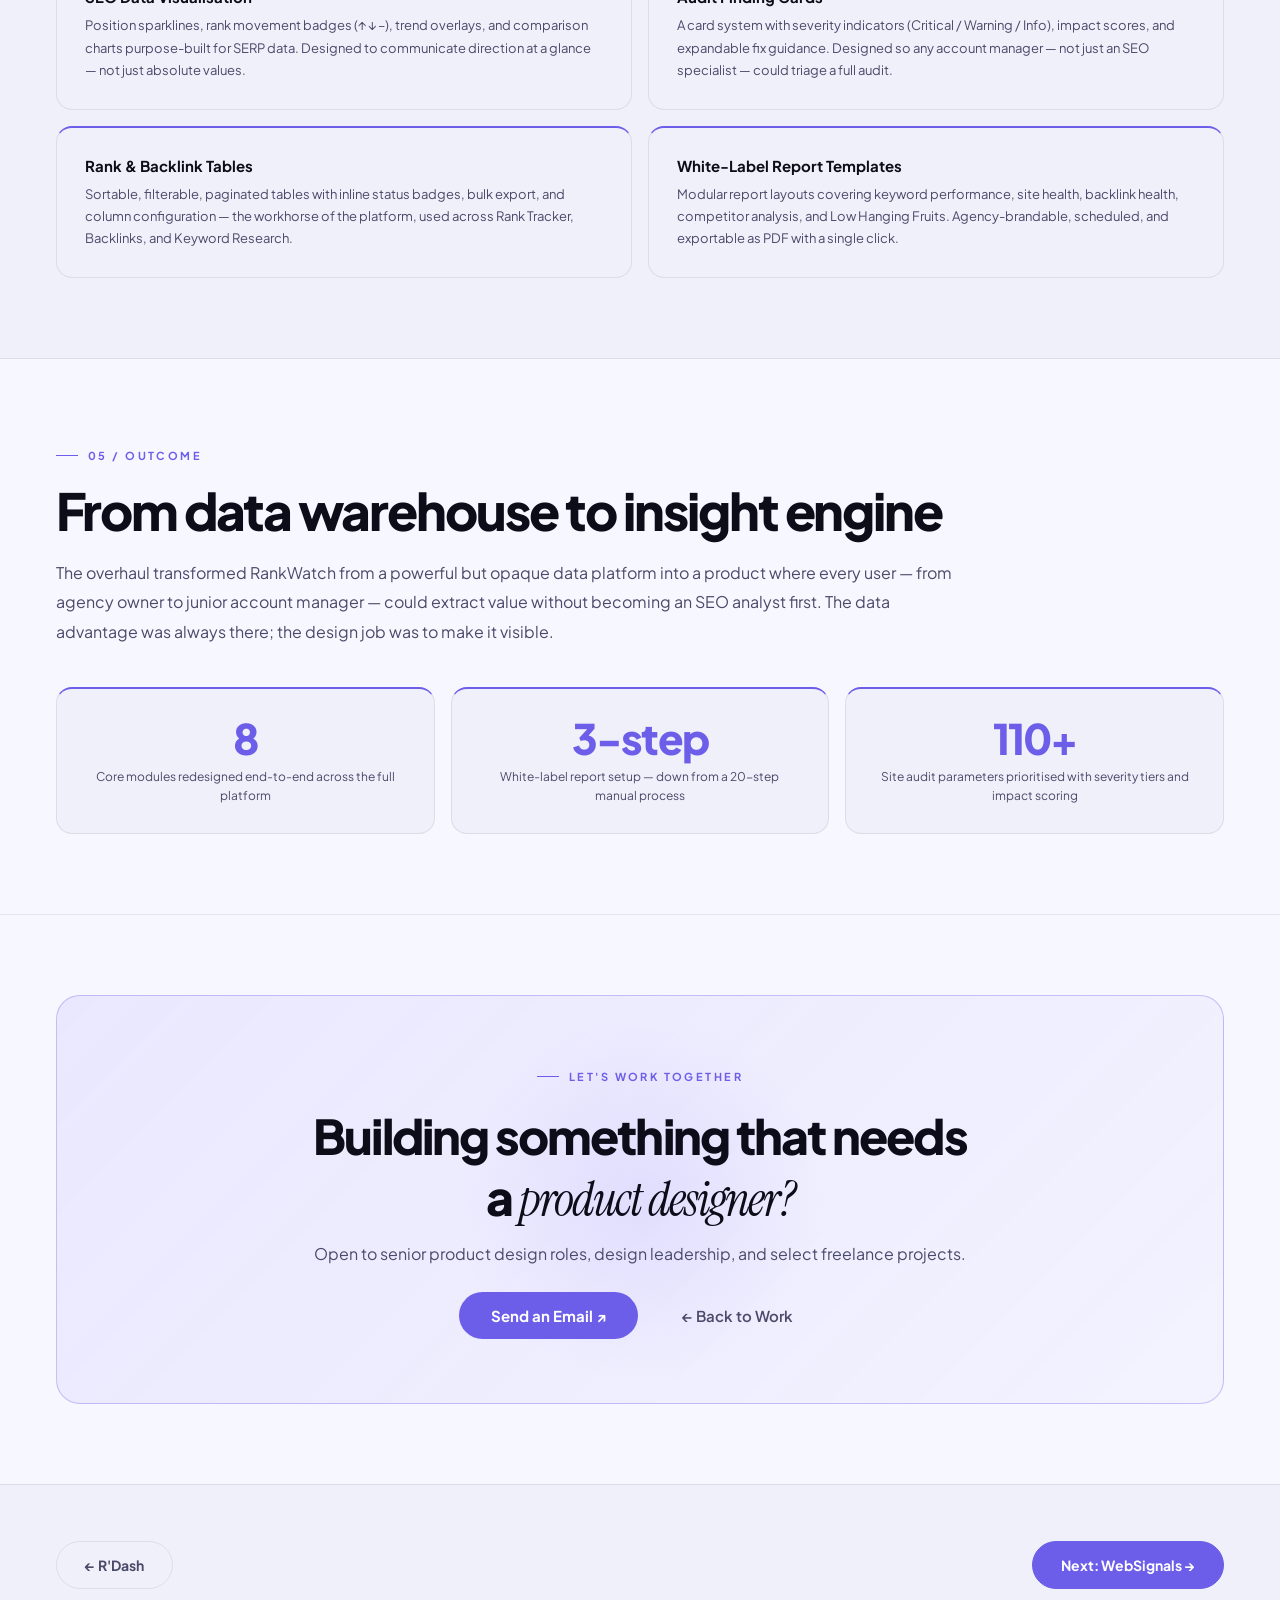
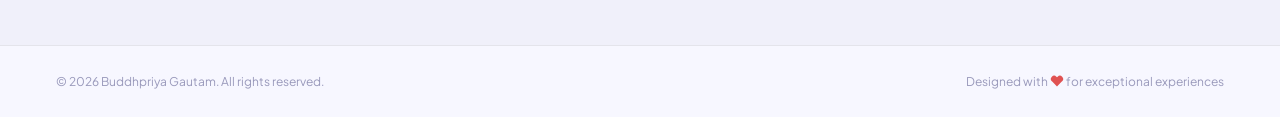
<file: rankwatch.html>
<!DOCTYPE html>
<html lang="en">
<head>
  <meta charset="UTF-8">
  <meta name="viewport" content="width=device-width, initial-scale=1.0">
  <title>RankWatch Case Study — Buddhpriya Gautam</title>
  <meta name="description" content="Full product design overhaul for an enterprise SEO monitoring platform.">
  <link rel="manifest" href="/manifest.json">
  <meta name="theme-color" content="#7B6CF6">
  <link rel="apple-touch-icon" href="/icons/apple-touch-icon.png">
  <link rel="icon" type="image/svg+xml" href="/favicon.svg">
  <link rel="icon" type="image/png" sizes="32x32" href="/icons/icon-32.png">
  <link rel="icon" type="image/png" sizes="192x192" href="/icons/icon-192.png">
  <script>(function(){var t=localStorage.getItem('theme')||(window.matchMedia('(prefers-color-scheme: light)').matches?'light':'dark');document.documentElement.setAttribute('data-theme',t);})();</script>
  <link rel="preconnect" href="https://fonts.googleapis.com">
  <link rel="preconnect" href="https://fonts.gstatic.com" crossorigin>
  <link href="https://fonts.googleapis.com/css2?family=Plus+Jakarta+Sans:ital,wght@0,300;0,400;0,500;0,600;0,700;0,800;1,400&family=Instrument+Serif:ital@0;1&display=swap" rel="stylesheet">
  <style>
    *, *::before, *::after { box-sizing: border-box; margin: 0; padding: 0; }
    :root {
      --bg:#07070F; --bg2:#0D0D1C; --bg3:#131326;
      --border:rgba(255,255,255,0.07); --border-hi:rgba(123,108,246,0.3);
      --accent:#7B6CF6; --accent-lo:rgba(123,108,246,0.12);
      --rose:#F06292; --green:#4ADE80; --amber:#FBB024;
      --text:#EEEEF8; --text2:#8888AA; --text3:#3E3E60;
      --r:16px; --r-sm:8px;
      --nav-scrolled-bg:rgba(7,7,15,.85); --nav-mobile-bg:rgba(7,7,15,.97);
    }
    @media (prefers-color-scheme: light) {
      :root:not([data-theme="dark"]) {
        --bg:#F7F7FF; --bg2:#F0F0FA; --bg3:#E8E8F5;
        --border:rgba(0,0,0,0.08); --border-hi:rgba(108,94,232,0.35);
        --accent:#6C5EE8; --accent-lo:rgba(108,94,232,0.10);
        --rose:#D81B60; --green:#16A34A; --amber:#B45309;
        --text:#0D0D1A; --text2:#4A4A6A; --text3:#9999BB;
        --nav-scrolled-bg:rgba(247,247,255,.92); --nav-mobile-bg:rgba(247,247,255,.98);
      }
    }
    [data-theme="light"] {
      --bg:#F7F7FF; --bg2:#F0F0FA; --bg3:#E8E8F5;
      --border:rgba(0,0,0,0.08); --border-hi:rgba(108,94,232,0.35);
      --accent:#6C5EE8; --accent-lo:rgba(108,94,232,0.10);
      --rose:#D81B60; --green:#16A34A; --amber:#B45309;
      --text:#0D0D1A; --text2:#4A4A6A; --text3:#9999BB;
      --nav-scrolled-bg:rgba(247,247,255,.92); --nav-mobile-bg:rgba(247,247,255,.98);
    }
    html { scroll-behavior:smooth; scrollbar-width:thin; scrollbar-color:var(--accent) var(--bg); }
    ::-webkit-scrollbar { width:3px; }
    ::-webkit-scrollbar-track { background:var(--bg); }
    ::-webkit-scrollbar-thumb { background:var(--accent); border-radius:2px; }
    body { background:var(--bg); color:var(--text); font-family:'Plus Jakarta Sans',sans-serif; overflow-x:hidden; cursor:none; }

    .grain { position:fixed; inset:-200%; width:500%; height:500%; pointer-events:none; z-index:9997; opacity:.028;
      background-image:url("data:image/svg+xml,%3Csvg viewBox='0 0 256 256' xmlns='http://www.w3.org/2000/svg'%3E%3Cfilter id='n'%3E%3CfeTurbulence type='fractalNoise' baseFrequency='0.85' numOctaves='4' stitchTiles='stitch'/%3E%3C/filter%3E%3Crect width='100%25' height='100%25' filter='url(%23n)'/%3E%3C/svg%3E");
      animation:grain .4s steps(1) infinite; }
    @keyframes grain {
      0%{transform:translate(0,0);} 10%{transform:translate(-2%,-3%);} 20%{transform:translate(1%,2%);}
      30%{transform:translate(-3%,1%);} 40%{transform:translate(2%,-1%);} 50%{transform:translate(-1%,3%);}
      60%{transform:translate(3%,-2%);} 70%{transform:translate(-2%,2%);} 80%{transform:translate(1%,-3%);} 90%{transform:translate(-3%,-1%);}
    }
    #scroll-bar { position:fixed; top:0; left:0; height:2px; width:0%; background:linear-gradient(90deg,var(--accent),var(--rose)); z-index:1000; transition:width .08s; }
    #cur,#cur-f { position:fixed; top:0; left:0; border-radius:50%; pointer-events:none; z-index:9999; transform:translate(-50%,-50%); }
    #cur { width:10px; height:10px; background:var(--accent); transition:width .25s,height .25s,background .25s; }
    #cur-f { width:38px; height:38px; border:1px solid rgba(123,108,246,.45); z-index:9998; transition:width .3s,height .3s,opacity .3s; }
    #cur.h { width:6px; height:6px; background:var(--rose); }
    #cur-f.h { width:56px; height:56px; opacity:.5; border-color:var(--rose); }

    nav { position:fixed; top:0; left:0; right:0; z-index:100; padding:22px 56px; display:flex; align-items:center; justify-content:space-between; transition:background .3s,backdrop-filter .3s; }
    nav.scrolled { background:var(--nav-scrolled-bg); backdrop-filter:blur(24px); border-bottom:1px solid var(--border); }
    .nav-logo { font-size:16px; font-weight:800; letter-spacing:-.03em; text-decoration:none; color:var(--text); }
    .nav-logo em { color:var(--accent); font-style:normal; }
    .nav-right { display:flex; align-items:center; gap:12px; }
    .nav-links { display:flex; align-items:center; gap:36px; list-style:none; }
    .nav-links a { font-size:14px; font-weight:500; color:var(--text2); text-decoration:none; transition:color .2s; position:relative; }
    .nav-links a::after { content:''; position:absolute; bottom:-3px; left:0; width:0; height:1px; background:var(--accent); transition:width .3s; }
    .nav-links a:hover { color:var(--text); }
    .nav-links a:hover::after { width:100%; }
    .nav-cta { padding:10px 26px !important; background:var(--accent) !important; color:#fff !important; border-radius:100px !important; font-weight:700 !important; }
    .nav-cta::after { display:none !important; }
    .theme-toggle { background:none; border:1px solid var(--border); color:var(--text2); width:38px; height:38px; border-radius:50%; cursor:pointer; display:flex; align-items:center; justify-content:center; flex-shrink:0; transition:color .2s,border-color .2s,background .2s; }
    .theme-toggle:hover { color:var(--text); border-color:var(--border-hi); background:var(--accent-lo); }
    .theme-toggle svg { display:block; }
    .nav-burger { display:none; flex-direction:column; justify-content:center; align-items:center; gap:5px; width:40px; height:40px; background:none; border:none; cursor:pointer; padding:4px; z-index:200; }
    .nav-burger span { display:block; width:22px; height:1.5px; background:var(--text); transition:transform .3s,opacity .3s; transform-origin:center; }
    .nav-burger.open span:nth-child(1){ transform:translateY(6.5px) rotate(45deg); }
    .nav-burger.open span:nth-child(2){ opacity:0; }
    .nav-burger.open span:nth-child(3){ transform:translateY(-6.5px) rotate(-45deg); }

    .rv { opacity:0; transform:translateY(28px); transition:opacity .85s cubic-bezier(.16,1,.3,1),transform .85s cubic-bezier(.16,1,.3,1); }
    .rv.in { opacity:1; transform:translateY(0); }
    .d1{transition-delay:.1s;} .d2{transition-delay:.2s;} .d3{transition-delay:.32s;}
    .tag { display:inline-flex; align-items:center; gap:10px; font-size:11px; font-weight:700; letter-spacing:.22em; text-transform:uppercase; color:var(--accent); margin-bottom:22px; }
    .tag::before { content:''; width:22px; height:1px; background:var(--accent); }
    .serif { font-family:'Instrument Serif',serif; font-weight:400; font-style:italic; }

    /* ─── HERO ─── */
    .cs-hero { min-height:72vh; padding:140px 56px 80px; position:relative; overflow:hidden; display:flex; flex-direction:column; justify-content:flex-end; }
    .cs-hero-bg { position:absolute; inset:0; background-image:linear-gradient(var(--border) 1px,transparent 1px),linear-gradient(90deg,var(--border) 1px,transparent 1px); background-size:64px 64px; mask-image:radial-gradient(ellipse 80% 80% at 30% 50%,black,transparent); }
    .cs-hero-glow { position:absolute; width:700px; height:700px; background:radial-gradient(circle,rgba(123,108,246,.12) 0%,transparent 65%); top:50%; left:40%; transform:translate(-50%,-50%); pointer-events:none; }
    .cs-back { display:inline-flex; align-items:center; gap:8px; font-size:13px; font-weight:600; color:var(--text2); text-decoration:none; margin-bottom:40px; transition:color .2s; position:relative; z-index:1; }
    .cs-back:hover { color:var(--accent); }
    .cs-hero-inner { position:relative; z-index:1; }
    .cs-chips { display:flex; gap:8px; flex-wrap:wrap; margin-bottom:24px; }
    .cs-chip { padding:5px 14px; background:var(--accent-lo); border:1px solid var(--border-hi); border-radius:100px; font-size:11px; font-weight:700; letter-spacing:.1em; text-transform:uppercase; color:var(--accent); }
    .cs-title { font-size:clamp(64px,9vw,120px); font-weight:800; line-height:.92; letter-spacing:-.045em; margin-bottom:28px; }
    .cs-title .serif { color:var(--accent); letter-spacing:-.02em; }
    .cs-tagline { font-size:18px; line-height:1.7; color:var(--text2); max-width:640px; }
    .cs-tagline strong { color:var(--text); }
    .cs-hero-img { position:relative; z-index:1; margin-top:48px; border-radius:var(--r); overflow:hidden; border:1px solid var(--border); box-shadow:0 32px 80px rgba(0,0,0,0.5); }
    .cs-hero-img img { width:100%; display:block; }
    @media(max-width:768px){ .cs-hero-img { margin-top:32px; } }

    /* ─── META BAR ─── */
    .cs-meta-bar { background:var(--bg2); border-top:1px solid var(--border); border-bottom:1px solid var(--border); padding:32px 56px; display:flex; gap:48px; flex-wrap:wrap; }
    .cs-meta-item { }
    .cs-meta-label { font-size:10px; font-weight:700; letter-spacing:.18em; text-transform:uppercase; color:var(--text3); margin-bottom:6px; }
    .cs-meta-val { font-size:15px; font-weight:600; color:var(--text); }

    /* ─── IMPACT STATS ─── */
    .impact-bar { padding:64px 56px; background:linear-gradient(135deg,rgba(123,108,246,.06),rgba(123,108,246,.02)); border-bottom:1px solid var(--border); }
    .impact-grid { display:grid; grid-template-columns:repeat(3,1fr); gap:2px; margin-top:40px; }
    .impact-c { background:var(--bg2); border:1px solid var(--border); padding:36px 40px; }
    .impact-n { font-size:52px; font-weight:800; letter-spacing:-.045em; color:var(--accent); line-height:1; margin-bottom:8px; }
    .impact-l { font-size:13px; color:var(--text2); line-height:1.6; }

    /* ─── CONTENT SECTIONS ─── */
    .cs-sec { padding:80px 56px; border-bottom:1px solid var(--border); }
    .cs-sec:last-of-type { border-bottom:none; }
    .cs-sec-inner { max-width:900px; }
    .cs-h2 { font-size:clamp(32px,4vw,52px); font-weight:800; letter-spacing:-.04em; line-height:1.05; margin-bottom:20px; }
    .cs-p { font-size:16px; line-height:1.85; color:var(--text2); margin-bottom:20px; }
    .cs-p strong { color:var(--text); }
    .cs-p:last-child { margin-bottom:0; }

    /* Pain points grid */
    .pain-grid { display:grid; grid-template-columns:repeat(2,1fr); gap:16px; margin-top:40px; }
    .pain-c { background:var(--bg2); border:1px solid var(--border); border-radius:var(--r); padding:28px; border-top:2px solid var(--accent); transition:border-color .3s; }
    .pain-c:hover { border-color:var(--border-hi); }
    .pain-ic { font-size:28px; margin-bottom:14px; }
    .pain-t { font-size:15px; font-weight:700; margin-bottom:8px; }
    .pain-p { font-size:13px; color:var(--text2); line-height:1.7; }

    /* Solution flow */
    .flow { display:flex; gap:0; margin-top:40px; overflow-x:auto; padding-bottom:8px; }
    .flow-step { background:var(--bg2); border:1px solid var(--border); border-radius:var(--r-sm); padding:16px 20px; white-space:nowrap; font-size:12px; font-weight:700; color:var(--text2); display:flex; align-items:center; gap:10px; flex-shrink:0; }
    .flow-step.on { background:var(--accent-lo); border-color:var(--border-hi); color:var(--accent); }
    .flow-arrow { color:var(--text3); font-size:18px; display:flex; align-items:center; padding:0 4px; flex-shrink:0; }
    .flow-num { font-size:10px; font-weight:800; letter-spacing:.1em; opacity:.6; }

    /* Solution grid */
    .sol-grid { display:grid; grid-template-columns:repeat(2,1fr); gap:16px; margin-top:40px; }
    .sol-c { background:var(--bg2); border:1px solid var(--border); border-radius:var(--r); padding:28px; border-top:2px solid var(--accent); }
    .sol-t { font-size:14px; font-weight:700; margin-bottom:8px; color:var(--text); }
    .sol-p { font-size:13px; color:var(--text2); line-height:1.7; }

    /* Initiatives */
    .init-list { margin-top:40px; display:flex; flex-direction:column; gap:2px; }
    .init-c { background:var(--bg2); border:1px solid var(--border); padding:32px 36px; display:grid; grid-template-columns:80px 1fr; gap:24px; align-items:start; transition:border-color .3s,background .3s; }
    .init-c:hover { border-color:var(--border-hi); background:rgba(123,108,246,.03); }
    .init-n { font-size:42px; font-weight:800; letter-spacing:-.06em; color:var(--text3); opacity:.3; line-height:1; }
    .init-t { font-size:16px; font-weight:700; margin-bottom:8px; }
    .init-p { font-size:13px; color:var(--text2); line-height:1.7; }
    .init-stats { display:flex; gap:20px; flex-wrap:wrap; margin-top:12px; }
    .init-stat { font-size:12px; color:var(--accent); font-weight:700; background:var(--accent-lo); padding:3px 10px; border-radius:100px; }

    /* UX Principles / System cards */
    .ux-grid { display:grid; grid-template-columns:repeat(2,1fr); gap:16px; margin-top:40px; }
    .ux-c { background:var(--bg2); border:1px solid var(--border); border-radius:var(--r); padding:28px; border-top:2px solid var(--accent); }
    .ux-t { font-size:15px; font-weight:700; margin-bottom:8px; }
    .ux-p { font-size:13px; color:var(--text2); line-height:1.7; }

    /* Impact metrics */
    .imp-grid { display:grid; grid-template-columns:repeat(3,1fr); gap:16px; margin-top:40px; }
    .imp-c { background:var(--bg2); border:1px solid var(--border); border-radius:var(--r); padding:28px; text-align:center; transition:border-color .3s,transform .3s; border-top:2px solid var(--accent); }
    .imp-c:hover { border-color:var(--border-hi); transform:translateY(-3px); }
    .imp-n { font-size:42px; font-weight:800; letter-spacing:-.04em; color:var(--accent); line-height:1; margin-bottom:8px; }
    .imp-l { font-size:12px; color:var(--text2); line-height:1.6; }

    /* ─── NAV FOOTER ─── */
    .cs-nav-footer { padding:56px; background:var(--bg2); border-top:1px solid var(--border); display:flex; align-items:center; justify-content:space-between; gap:24px; }
    .cs-nav-btn { display:inline-flex; align-items:center; gap:10px; padding:14px 28px; border:1px solid var(--border); border-radius:100px; font-size:14px; font-weight:700; color:var(--text2); text-decoration:none; transition:all .2s; }
    .cs-nav-btn:hover { border-color:var(--border-hi); color:var(--text); background:var(--accent-lo); }
    .cs-nav-btn.primary { background:var(--accent); color:#fff; border-color:var(--accent); }
    .cs-nav-btn.primary:hover { opacity:.88; }

    /* ─── CTA ─── */
    .cta-sec { padding:80px 56px; text-align:center; }
    .cta-wrap { background:linear-gradient(135deg,rgba(123,108,246,.1),rgba(123,108,246,.03)); border:1px solid var(--border-hi); border-radius:24px; padding:64px; position:relative; overflow:hidden; }
    .cta-glow { position:absolute; width:400px; height:400px; background:radial-gradient(circle,rgba(123,108,246,.12) 0%,transparent 65%); top:50%; left:50%; transform:translate(-50%,-50%); pointer-events:none; }
    .cta-t { font-size:clamp(28px,4vw,48px); font-weight:800; letter-spacing:-.04em; margin-bottom:12px; position:relative; z-index:1; }
    .cta-p { font-size:16px; color:var(--text2); margin-bottom:28px; position:relative; z-index:1; }
    .cta-btns { display:flex; align-items:center; justify-content:center; gap:16px; position:relative; z-index:1; }
    .btn-p { padding:14px 32px; background:var(--accent); color:#fff; border-radius:100px; font-size:15px; font-weight:700; text-decoration:none; display:inline-flex; align-items:center; gap:8px; transition:transform .2s,box-shadow .2s; }
    .btn-p:hover { transform:translateY(-2px); box-shadow:0 14px 36px rgba(123,108,246,.4); }
    .btn-g { padding:14px 28px; color:var(--text2); border-radius:100px; font-size:15px; font-weight:600; text-decoration:none; transition:color .2s; }
    .btn-g:hover { color:var(--accent); }

    footer { border-top:1px solid var(--border); padding:28px 56px; display:flex; align-items:center; justify-content:space-between; }
    .fc { font-size:12px; color:var(--text3); }
    .fc em { color:var(--accent); font-style:normal; }

    @media (max-width:768px) {
      #cur,#cur-f { display:none; } body { cursor:auto; }
      nav { padding:18px 24px; }
      .nav-burger { display:flex; }
      .nav-links { position:fixed; top:0; left:0; right:0; bottom:0; background:var(--nav-mobile-bg); backdrop-filter:blur(24px); flex-direction:column; align-items:center; justify-content:center; gap:40px; z-index:150; transform:translateX(100%); transition:transform .4s cubic-bezier(.16,1,.3,1); pointer-events:none; }
      .nav-links.open { transform:translateX(0); pointer-events:all; }
      .nav-links a { font-size:22px; font-weight:700; color:var(--text); }
      .cs-hero { padding:120px 24px 60px; min-height:auto; }
      .cs-meta-bar { padding:24px; gap:24px; }
      .impact-bar { padding:48px 24px; }
      .impact-grid { grid-template-columns:1fr 1fr; }
      .cs-sec { padding:56px 24px; }
      .pain-grid,.sol-grid,.ux-grid { grid-template-columns:1fr; }
      .imp-grid { grid-template-columns:1fr 1fr; }
      .init-c { grid-template-columns:1fr; gap:8px; padding:24px; }
      .cs-nav-footer { padding:32px 24px; flex-direction:column; }
      .cta-sec { padding:56px 24px; }
      .cta-wrap { padding:40px 24px; }
      .cta-btns { flex-direction:column; }
      footer { padding:24px; flex-direction:column; gap:8px; text-align:center; }
    }
  </style>
</head>
<body>

  <div class="grain"></div>
  <div id="scroll-bar"></div>
  <div id="cur"></div>
  <div id="cur-f"></div>

  <nav id="nav">
    <a href="/" class="nav-logo">BG<em>.</em></a>
    <div class="nav-right">
      <ul class="nav-links" id="nav-links">
      <li><a href="/work.html">Work</a></li>
      <li><a href="/about.html">About</a></li>
      <li><a href="/#process">Process</a></li>
      <li><a href="/#contact" class="nav-cta">Let's Talk</a></li>
    </ul>
    <button class="theme-toggle" id="theme-toggle" aria-label="Toggle theme"></button>
    <button class="nav-burger" id="nav-burger" aria-label="Toggle menu">
      <span></span><span></span><span></span>
    </button>
    </div>
  </nav>

  <!-- HERO -->
  <div class="cs-hero">
    <div class="cs-hero-bg"></div>
    <div class="cs-hero-glow"></div>
    <div class="cs-hero-inner">
      <a href="/work.html" class="cs-back rv">← Back to Work</a>
      <div class="cs-chips rv d1">
        <span class="cs-chip">B2B SaaS</span>
        <span class="cs-chip">SEO Platform</span>
        <span class="cs-chip">Product Overhaul</span>
        <span class="cs-chip">Lead Product Designer</span>
      </div>
      <h1 class="cs-title rv d2">Rank<span class="serif">Watch</span></h1>
      <p class="cs-tagline rv d3">
        A full product design overhaul for an all-in-one SEO monitoring platform — redesigning rank tracking, backlink analysis, site auditing, and white-label agency reporting across 8 core modules used by thousands of agencies and businesses worldwide.
      </p>
      <div class="cs-hero-img rv d3">
        <img src="/images/hero-rankwatch.svg" alt="RankWatch SEO platform UI mockup" loading="eager"/>
      </div>
    </div>
  </div>

  <!-- META BAR -->
  <div class="cs-meta-bar">
    <div class="cs-meta-item"><div class="cs-meta-label">Role</div><div class="cs-meta-val">Lead Product Designer</div></div>
    <div class="cs-meta-item"><div class="cs-meta-label">Timeline</div><div class="cs-meta-val">2022–2023</div></div>
    <div class="cs-meta-item"><div class="cs-meta-label">Platform</div><div class="cs-meta-val">Web · B2B SaaS</div></div>
    <div class="cs-meta-item"><div class="cs-meta-label">Client</div><div class="cs-meta-val">RankWatch</div></div>
    <div class="cs-meta-item"><div class="cs-meta-label">Users</div><div class="cs-meta-val">Agencies · SMBs · SEO Teams</div></div>
    <div class="cs-meta-item"><div class="cs-meta-label">Website</div><div class="cs-meta-val"><a href="https://www.rankwatch.com/" target="_blank" rel="noopener" style="color:var(--accent);text-decoration:none;display:inline-flex;align-items:center;gap:5px">rankwatch.com<svg width="12" height="12" viewBox="0 0 24 24" fill="none" stroke="currentColor" stroke-width="2.5" stroke-linecap="round" stroke-linejoin="round"><path d="M18 13v6a2 2 0 0 1-2 2H5a2 2 0 0 1-2-2V8a2 2 0 0 1 2-2h6"/><polyline points="15 3 21 3 21 9"/><line x1="10" y1="14" x2="21" y2="3"/></svg></a></div></div>
  </div>

  <!-- IMPACT BAR -->
  <div class="impact-bar">
    <div class="tag rv">Impact</div>
    <h2 class="cs-h2 rv d1">One overhaul. Eight modules. Every user tier.</h2>
    <div class="impact-grid">
      <div class="impact-c rv"><div class="impact-n">8</div><div class="impact-l">Core modules redesigned — Rank Tracker, Backlinks, Site Audit, Keyword Research, Competitor Analysis, Reports, Alerts, Analytics</div></div>
      <div class="impact-c rv d1"><div class="impact-n">110+</div><div class="impact-l">Site audit parameters surfaced and prioritised in a new hierarchical audit UI</div></div>
      <div class="impact-c rv d2"><div class="impact-n">3</div><div class="impact-l">Plan tiers supported — M, L, and XL — each with distinct feature access and white-label settings</div></div>
    </div>
  </div>

  <!-- 01 PROBLEM -->
  <section class="cs-sec">
    <div class="cs-sec-inner">
      <div class="tag rv">01 / Problem</div>
      <h2 class="cs-h2 rv d1">Rich data. Poor signal.</h2>
      <p class="cs-p rv d2">RankWatch had market-leading SEO data — real-time rank tracking across 100 SERPs, a patent-pending backlink crawler powered by Majestic, and a site auditor covering 110+ parameters. But the product surface made it nearly impossible for users to act on that data. The interface buried insight under volume, forcing expert interpretation just to understand what was happening with a client's site.</p>
    </div>
    <div class="pain-grid">
      <div class="pain-c rv">
        <div class="pain-ic"><svg width="20" height="20" viewBox="0 0 24 24" fill="none" stroke="currentColor" stroke-width="2" stroke-linecap="round" stroke-linejoin="round"><rect x="3" y="12" width="4" height="9" rx="1"/><rect x="10" y="7" width="4" height="14" rx="1"/><rect x="17" y="3" width="4" height="18" rx="1"/></svg></div>
        <div class="pain-t">Rank Tracker Data Overload</div>
        <div class="pain-p">Current rank, highest rank, city rank, initial rank, and search volume — all dumped into a flat table with no hierarchy. Users couldn't see at a glance what actually changed or what to act on.</div>
      </div>
      <div class="pain-c rv d1">
        <div class="pain-ic"><svg width="20" height="20" viewBox="0 0 24 24" fill="none" stroke="currentColor" stroke-width="2" stroke-linecap="round" stroke-linejoin="round"><path d="M10 13a5 5 0 0 0 7.54.54l3-3a5 5 0 0 0-7.07-7.07l-1.72 1.71"/><path d="M14 11a5 5 0 0 0-7.54-.54l-3 3a5 5 0 0 0 7.07 7.07l1.71-1.71"/></svg></div>
        <div class="pain-t">Backlink Data Without Narrative</div>
        <div class="pain-p">Raw backlink counts, referring domains, and anchor text ratios from Majestic with no trend context. Link health status was invisible — users had to manually cross-reference tables to understand acquisition or loss.</div>
      </div>
      <div class="pain-c rv d2">
        <div class="pain-ic"><svg width="20" height="20" viewBox="0 0 24 24" fill="none" stroke="currentColor" stroke-width="2" stroke-linecap="round" stroke-linejoin="round"><circle cx="11" cy="11" r="8"/><line x1="21" y1="21" x2="16.65" y2="16.65"/></svg></div>
        <div class="pain-t">Audit Results with No Priority</div>
        <div class="pain-p">110+ audit parameters dumped in a single list — broken links, missing meta tags, slow load times, and minor warnings treated identically. No way to separate critical issues from informational noise.</div>
      </div>
      <div class="pain-c rv d3">
        <div class="pain-ic"><svg width="20" height="20" viewBox="0 0 24 24" fill="none" stroke="currentColor" stroke-width="2" stroke-linecap="round" stroke-linejoin="round"><path d="M14 2H6a2 2 0 0 0-2 2v16a2 2 0 0 0 2 2h12a2 2 0 0 0 2-2V8z"/><polyline points="14 2 14 8 20 8"/><line x1="16" y1="13" x2="8" y2="13"/><line x1="16" y1="17" x2="8" y2="17"/></svg></div>
        <div class="pain-t">Fragmented Agency Reporting</div>
        <div class="pain-p">White-label reports required 20+ steps to configure. No shared dashboards, no scheduled exports, no client-facing views. Every report was a manual production effort, killing agency productivity.</div>
      </div>
    </div>
  </section>

  <!-- 02 APPROACH -->
  <section class="cs-sec" style="background:var(--bg2)">
    <div class="cs-sec-inner">
      <div class="tag rv">02 / Approach</div>
      <h2 class="cs-h2 rv d1">Surface insight, not raw data</h2>
      <p class="cs-p rv d2">I started with a module-by-module audit — interviewing agency account managers, mapping every task they performed per session, and identifying where data volume caused paralysis instead of action. The brief was clear: RankWatch's data advantage only mattered if users could act on it without becoming analysts themselves.</p>
    </div>
    <div class="flow rv d2">
      <div class="flow-step on"><span class="flow-num">01</span> Agency Interviews</div>
      <div class="flow-arrow">→</div>
      <div class="flow-step"><span class="flow-num">02</span> Module Audit</div>
      <div class="flow-arrow">→</div>
      <div class="flow-step"><span class="flow-num">03</span> Data Hierarchy</div>
      <div class="flow-arrow">→</div>
      <div class="flow-step"><span class="flow-num">04</span> Component System</div>
      <div class="flow-arrow">→</div>
      <div class="flow-step"><span class="flow-num">05</span> Module Redesigns</div>
      <div class="flow-arrow">→</div>
      <div class="flow-step"><span class="flow-num">06</span> Report Flows</div>
      <div class="flow-arrow">→</div>
      <div class="flow-step"><span class="flow-num">07</span> Dev Handoff</div>
    </div>
    <div class="sol-grid">
      <div class="sol-c rv">
        <div class="sol-t">Signal Before Volume</div>
        <div class="sol-p">Every module redesign started with one question: what does the user need to decide here? Trend, threshold, and change indicators came before raw numbers — not after.</div>
      </div>
      <div class="sol-c rv d1">
        <div class="sol-t">Severity-Led Information Architecture</div>
        <div class="sol-p">Site audit and backlink data were restructured around impact, not category. Critical issues float to the top; informational findings are accessible but not competing for attention.</div>
      </div>
      <div class="sol-c rv d2">
        <div class="sol-t">Agency-First Reporting</div>
        <div class="sol-p">White-label setup, scheduled exports, and client-shareable views were treated as first-class features — not afterthoughts. Reporting had to be something agencies could delegate, not perform.</div>
      </div>
    </div>
  </section>

  <!-- 03 KEY DECISIONS -->
  <section class="cs-sec">
    <div class="cs-sec-inner">
      <div class="tag rv">03 / Key Decisions</div>
      <h2 class="cs-h2 rv d1">Four modules. Four design shifts.</h2>
    </div>
    <div class="init-list">
      <div class="init-c rv">
        <div class="init-n">01</div>
        <div>
          <div class="init-t">Rank Tracker — From Table to Timeline</div>
          <div class="init-p">Replaced flat position tables with timeline-first rank views. Current rank, highest rank, city rank, and initial rank were reframed as a single position story with movement indicators and threshold alerts — not five separate columns. Users could now see at a glance whether a keyword was climbing, stable, or at risk.</div>
          <div class="init-stats"><span class="init-stat">Top 100 SERP coverage</span><span class="init-stat">City & local rank visibility</span><span class="init-stat">Movement threshold alerts</span></div>
        </div>
      </div>
      <div class="init-c rv">
        <div class="init-n">02</div>
        <div>
          <div class="init-t">Backlink Monitor — Health Before Volume</div>
          <div class="init-p">Surfaced link health status — active, lost, new — as the primary layer before raw counts. Majestic-powered crawler data was visualised as acquisition trend charts, anchor text distribution rings, and TLD breakdowns, giving agencies a narrative they could act on, not a spreadsheet they had to interpret.</div>
          <div class="init-stats"><span class="init-stat">Active / lost / new link states</span><span class="init-stat">Acquisition trend charts</span><span class="init-stat">Anchor text distribution</span></div>
        </div>
      </div>
      <div class="init-c rv">
        <div class="init-n">03</div>
        <div>
          <div class="init-t">Site Audit — Priority Over Category</div>
          <div class="init-p">Restructured 110+ audit parameters into a severity-first hierarchy: Critical, Warnings, and Informational — each with an estimated impact score. Broken links and missing meta tags no longer sat beside minor schema warnings. Agencies could triage a full audit in minutes, not hours of scrolling.</div>
          <div class="init-stats"><span class="init-stat">110+ parameters</span><span class="init-stat">Critical / Warning / Info tiers</span><span class="init-stat">Impact scoring</span></div>
        </div>
      </div>
      <div class="init-c rv">
        <div class="init-n">04</div>
        <div>
          <div class="init-t">White-Label Reporting — Delegatable by Design</div>
          <div class="init-p">Reduced white-label report setup from a 20-step configuration process to a 3-step workflow: brand it, pick modules, schedule it. Built shareable client dashboards, scheduled PDF email digests, and a Low Hanging Fruits report template that agencies could send to prospects as an instant value demo.</div>
          <div class="init-stats"><span class="init-stat">3-step setup (down from 20)</span><span class="init-stat">Scheduled email digests</span><span class="init-stat">Client-shareable dashboards</span><span class="init-stat">LHF prospect reports</span></div>
        </div>
      </div>
    </div>
  </section>

  <!-- 04 DESIGN SYSTEM -->
  <section class="cs-sec" style="background:var(--bg2)">
    <div class="cs-sec-inner">
      <div class="tag rv">04 / Design System</div>
      <h2 class="cs-h2 rv d1">Built for SEO data at density</h2>
      <p class="cs-p rv d2">The component library was purpose-built for the demands of an SEO platform — not adapted from a generic UI kit. Every component was designed to handle dense data tables, multi-series charts, and comparison states across M, L, and XL plan tiers without breaking down at scale.</p>
    </div>
    <div class="ux-grid">
      <div class="ux-c rv">
        <div class="ux-t">SEO Data Visualisation</div>
        <div class="ux-p">Position sparklines, rank movement badges (↑ ↓ –), trend overlays, and comparison charts purpose-built for SERP data. Designed to communicate direction at a glance — not just absolute values.</div>
      </div>
      <div class="ux-c rv d1">
        <div class="ux-t">Audit Finding Cards</div>
        <div class="ux-p">A card system with severity indicators (Critical / Warning / Info), impact scores, and expandable fix guidance. Designed so any account manager — not just an SEO specialist — could triage a full audit.</div>
      </div>
      <div class="ux-c rv d2">
        <div class="ux-t">Rank & Backlink Tables</div>
        <div class="ux-p">Sortable, filterable, paginated tables with inline status badges, bulk export, and column configuration — the workhorse of the platform, used across Rank Tracker, Backlinks, and Keyword Research.</div>
      </div>
      <div class="ux-c rv d3">
        <div class="ux-t">White-Label Report Templates</div>
        <div class="ux-p">Modular report layouts covering keyword performance, site health, backlink health, competitor analysis, and Low Hanging Fruits. Agency-brandable, scheduled, and exportable as PDF with a single click.</div>
      </div>
    </div>
  </section>

  <!-- 05 OUTCOME -->
  <section class="cs-sec">
    <div class="cs-sec-inner">
      <div class="tag rv">05 / Outcome</div>
      <h2 class="cs-h2 rv d1">From data warehouse to insight engine</h2>
      <p class="cs-p rv d2">The overhaul transformed RankWatch from a powerful but opaque data platform into a product where every user — from agency owner to junior account manager — could extract value without becoming an SEO analyst first. The data advantage was always there; the design job was to make it visible.</p>
    </div>
    <div class="imp-grid">
      <div class="imp-c rv"><div class="imp-n">8</div><div class="imp-l">Core modules redesigned end-to-end across the full platform</div></div>
      <div class="imp-c rv d1"><div class="imp-n">3-step</div><div class="imp-l">White-label report setup — down from a 20-step manual process</div></div>
      <div class="imp-c rv d2"><div class="imp-n">110+</div><div class="imp-l">Site audit parameters prioritised with severity tiers and impact scoring</div></div>
    </div>
  </section>

  <!-- CTA -->
  <section class="cta-sec">
    <div class="cta-wrap rv">
      <div class="cta-glow"></div>
      <div class="tag" style="justify-content:center">Let's Work Together</div>
      <div class="cta-t">Building something that needs<br>a <span class="serif">product designer?</span></div>
      <p class="cta-p">Open to senior product design roles, design leadership, and select freelance projects.</p>
      <div class="cta-btns">
        <a href="mailto:buddhpriya93@gmail.com" class="btn-p">Send an Email ↗</a>
        <a href="/work.html" class="btn-g">← Back to Work</a>
      </div>
    </div>
  </section>

  <!-- NEXT PROJECT NAV -->
  <div class="cs-nav-footer">
    <a href="/rdash.html" class="cs-nav-btn">← R'Dash</a>
    <a href="/websignals.html" class="cs-nav-btn primary">Next: WebSignals →</a>
  </div>

  <footer>
    <div class="fc">© 2026 Buddhpriya Gautam. All rights reserved.</div>
    <div class="fc">Designed with <svg width="14" height="14" viewBox="0 0 24 24" fill="currentColor" stroke="none" style="vertical-align:-2px;color:#e05252"><path d="M20.84 4.61a5.5 5.5 0 0 0-7.78 0L12 5.67l-1.06-1.06a5.5 5.5 0 0 0-7.78 7.78l1.06 1.06L12 21.23l7.78-7.78 1.06-1.06a5.5 5.5 0 0 0 0-7.78z"/></svg> for exceptional experiences</div>
  </footer>

  <script>
    const cur=document.getElementById('cur'),curf=document.getElementById('cur-f');
    let mx=0,my=0,fx=0,fy=0;
    document.addEventListener('mousemove',e=>{mx=e.clientX;my=e.clientY;cur.style.left=mx+'px';cur.style.top=my+'px';});
    (function tick(){fx+=(mx-fx)*.11;fy+=(my-fy)*.11;curf.style.left=fx+'px';curf.style.top=fy+'px';requestAnimationFrame(tick);})();
    document.querySelectorAll('a,button,.pain-c,.sol-c,.ux-c,.imp-c,.init-c').forEach(el=>{
      el.addEventListener('mouseenter',()=>{cur.classList.add('h');curf.classList.add('h');});
      el.addEventListener('mouseleave',()=>{cur.classList.remove('h');curf.classList.remove('h');});
    });
    const nav=document.getElementById('nav');
    window.addEventListener('scroll',()=>{nav.classList.toggle('scrolled',window.scrollY>60);},{passive:true});
    const bar=document.getElementById('scroll-bar');
    window.addEventListener('scroll',()=>{bar.style.width=(window.scrollY/(document.body.scrollHeight-innerHeight)*100)+'%';},{passive:true});
    const obs=new IntersectionObserver(entries=>{entries.forEach(e=>{if(e.isIntersecting)e.target.classList.add('in');});},{threshold:0.08,rootMargin:'0px 0px -40px 0px'});
    document.querySelectorAll('.rv').forEach(el=>obs.observe(el));
    const burger=document.getElementById('nav-burger'),navLinks=document.getElementById('nav-links');
    burger.addEventListener('click',()=>{burger.classList.toggle('open');navLinks.classList.toggle('open');document.body.style.overflow=navLinks.classList.contains('open')?'hidden':'';});
    navLinks.querySelectorAll('a').forEach(a=>{a.addEventListener('click',()=>{burger.classList.remove('open');navLinks.classList.remove('open');document.body.style.overflow='';});});
    if('serviceWorker' in navigator){window.addEventListener('load',()=>{navigator.serviceWorker.register('/sw.js').catch(()=>{});});}
    const themeBtn=document.getElementById('theme-toggle');
    const sunSVG='<svg width="18" height="18" viewBox="0 0 24 24" fill="none" stroke="currentColor" stroke-width="2" stroke-linecap="round" stroke-linejoin="round"><circle cx="12" cy="12" r="5"/><line x1="12" y1="1" x2="12" y2="3"/><line x1="12" y1="21" x2="12" y2="23"/><line x1="4.22" y1="4.22" x2="5.64" y2="5.64"/><line x1="18.36" y1="18.36" x2="19.78" y2="19.78"/><line x1="1" y1="12" x2="3" y2="12"/><line x1="21" y1="12" x2="23" y2="12"/><line x1="4.22" y1="19.78" x2="5.64" y2="18.36"/><line x1="18.36" y1="5.64" x2="19.78" y2="4.22"/></svg>';
    const moonSVG='<svg width="18" height="18" viewBox="0 0 24 24" fill="none" stroke="currentColor" stroke-width="2" stroke-linecap="round" stroke-linejoin="round"><path d="M21 12.79A9 9 0 1 1 11.21 3 7 7 0 0 0 21 12.79z"/></svg>';
    function applyTheme(t){document.documentElement.setAttribute('data-theme',t);themeBtn.innerHTML=t==='dark'?sunSVG:moonSVG;themeBtn.setAttribute('aria-label',t==='dark'?'Switch to light mode':'Switch to dark mode');}
    applyTheme(document.documentElement.getAttribute('data-theme')||'dark');
    themeBtn.addEventListener('click',()=>{const next=document.documentElement.getAttribute('data-theme')==='dark'?'light':'dark';localStorage.setItem('theme',next);applyTheme(next);});
  </script>
</body>
</html>
</file>
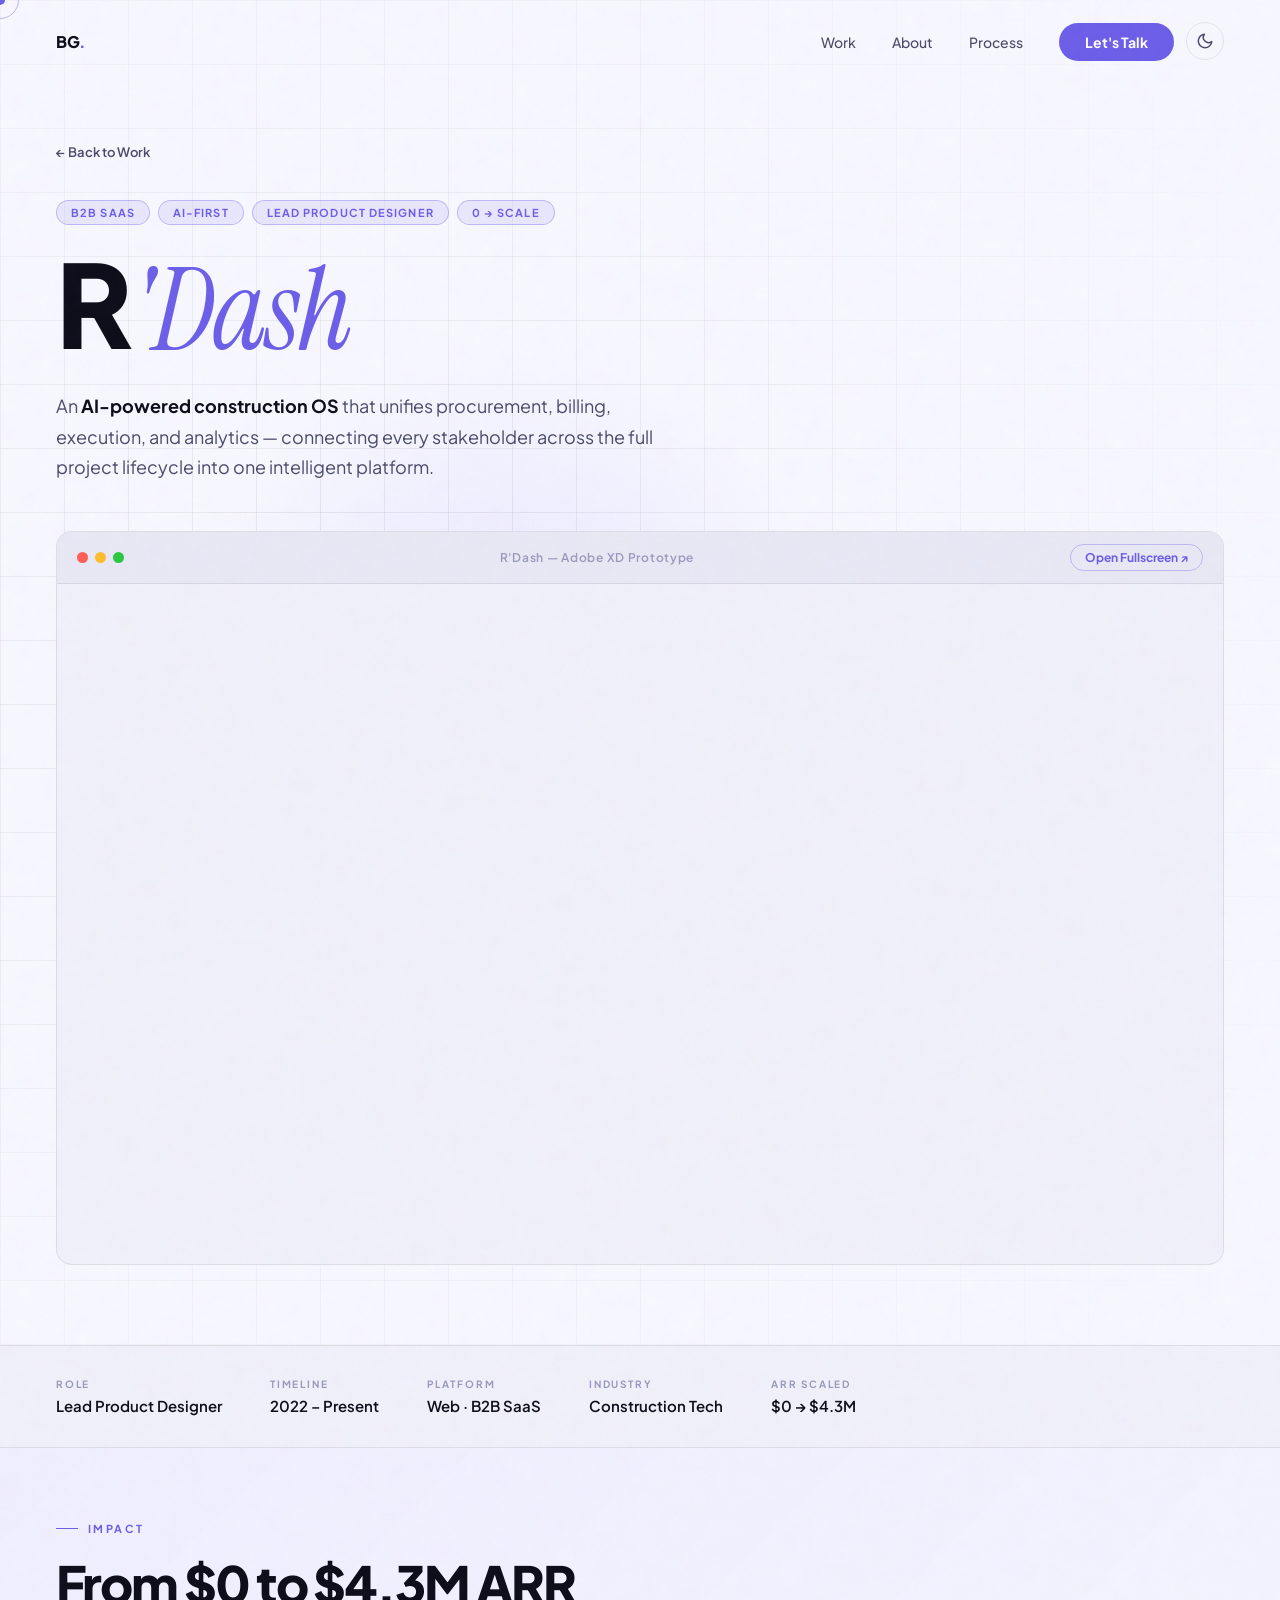
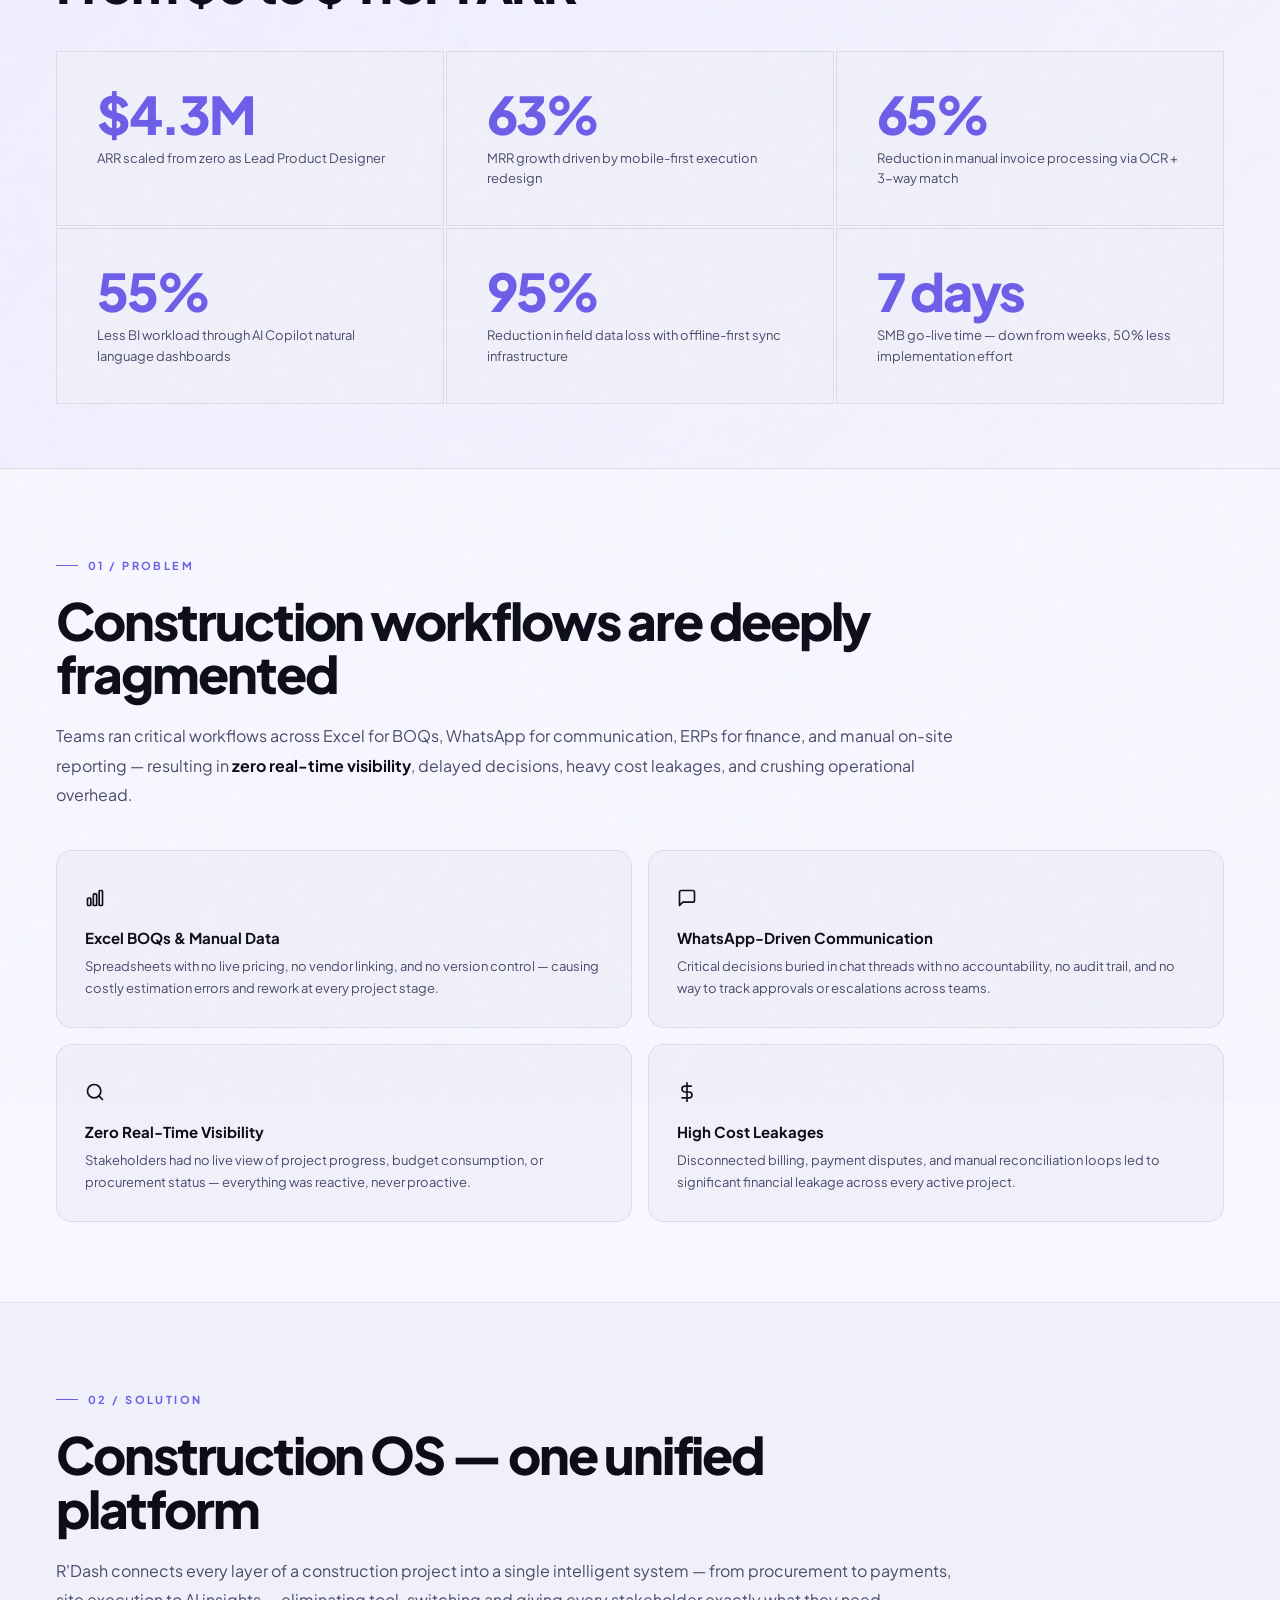
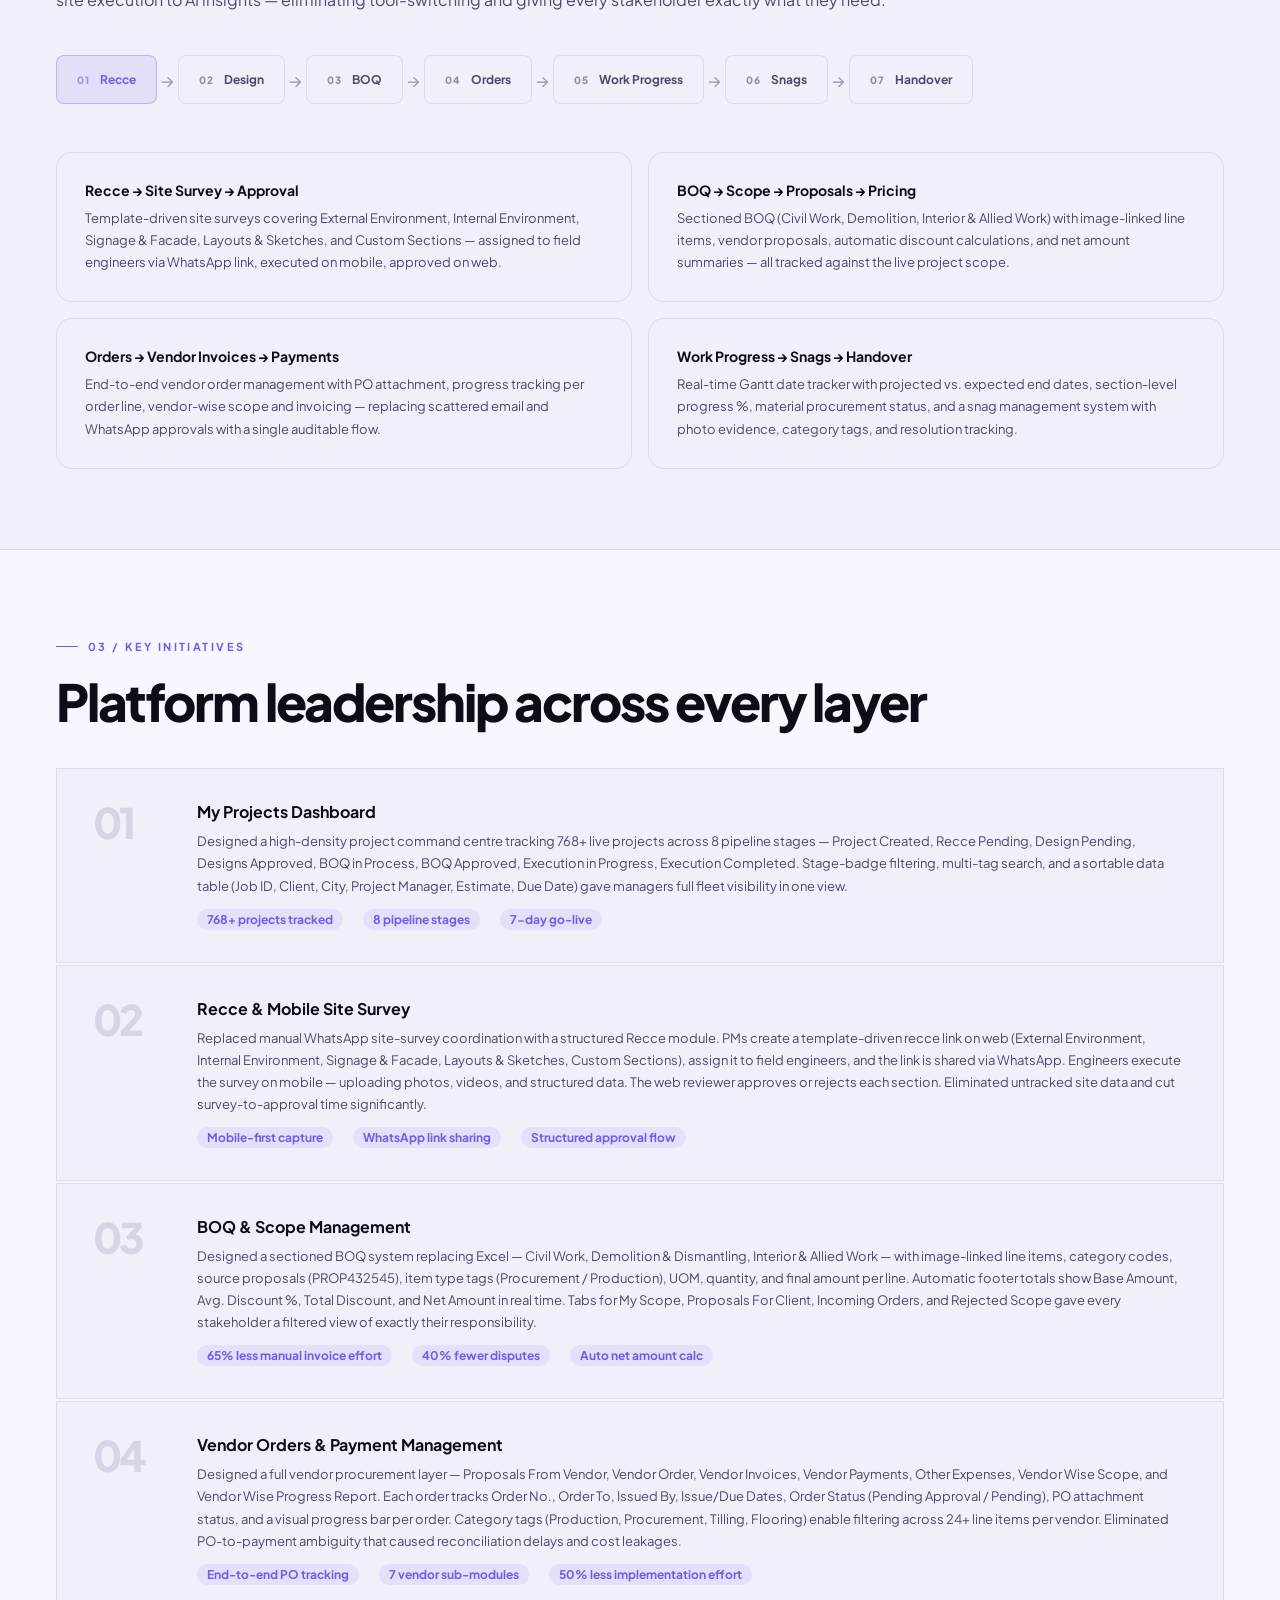
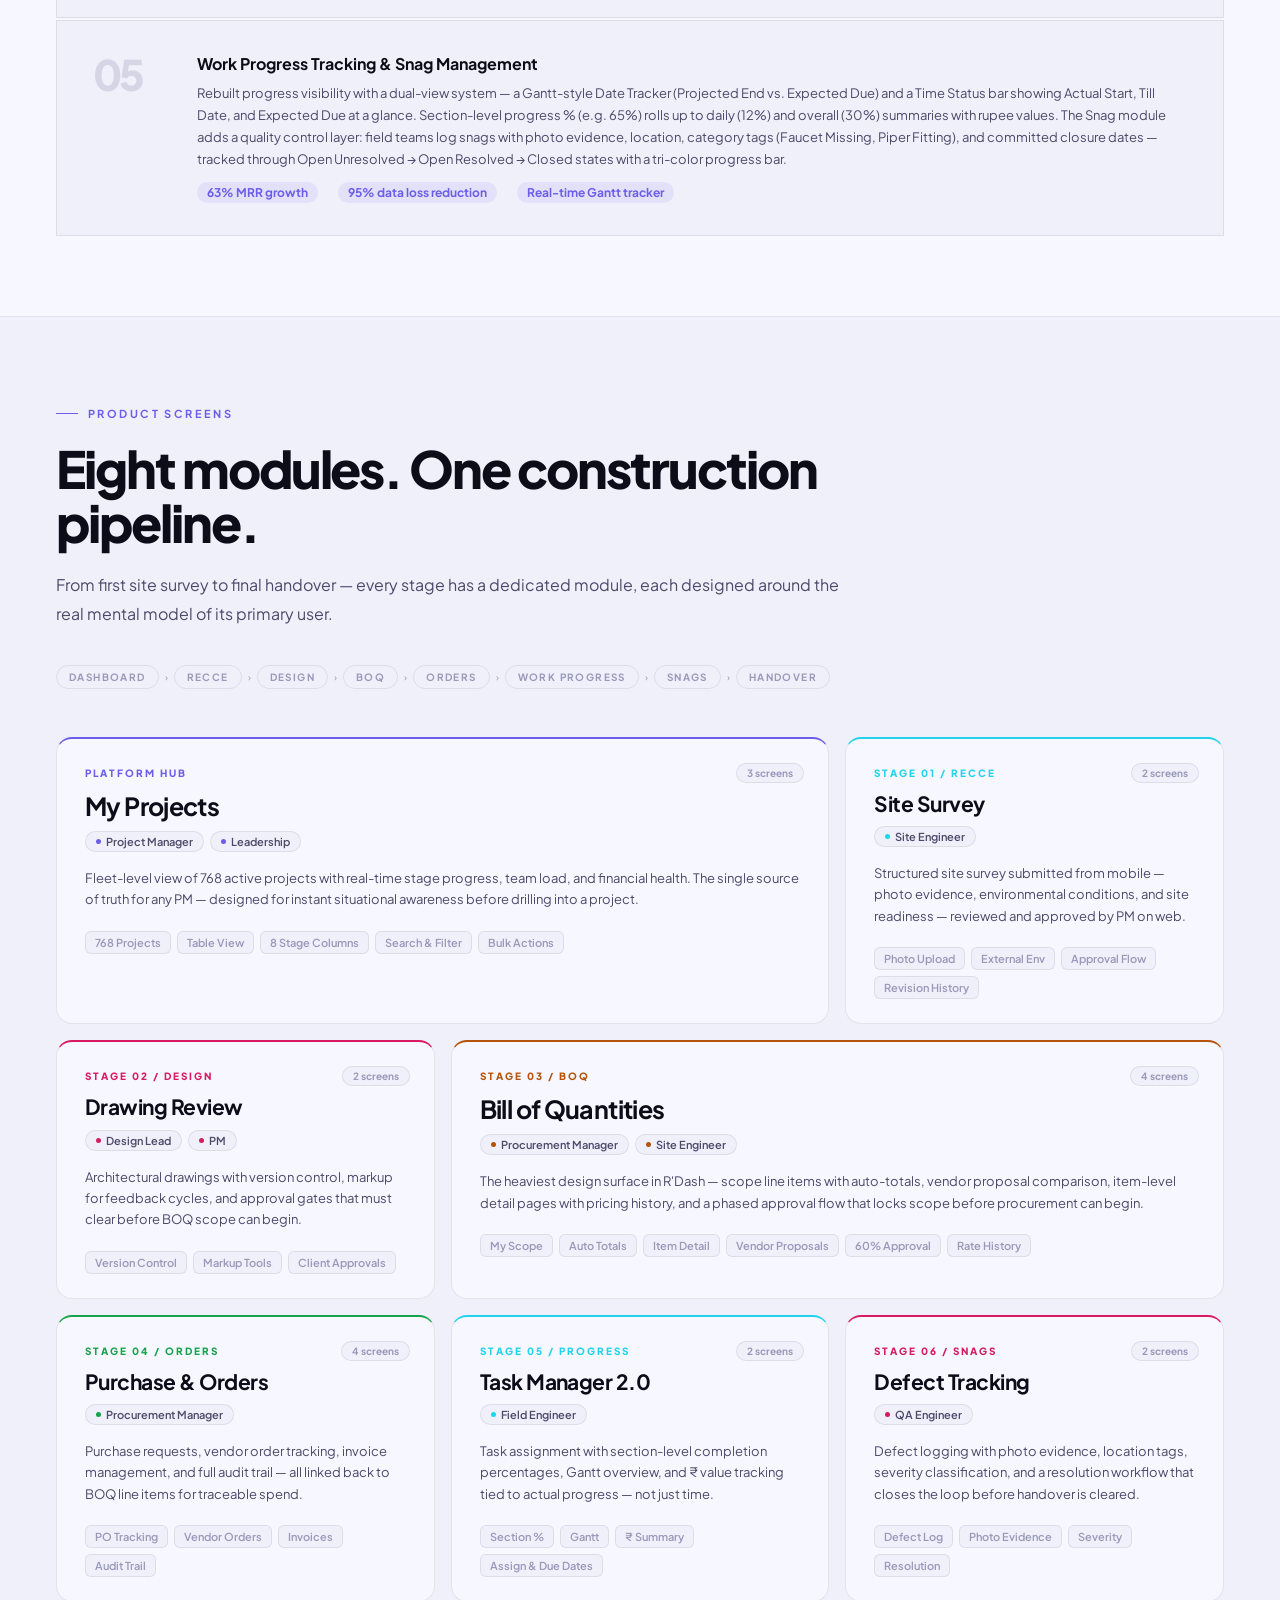
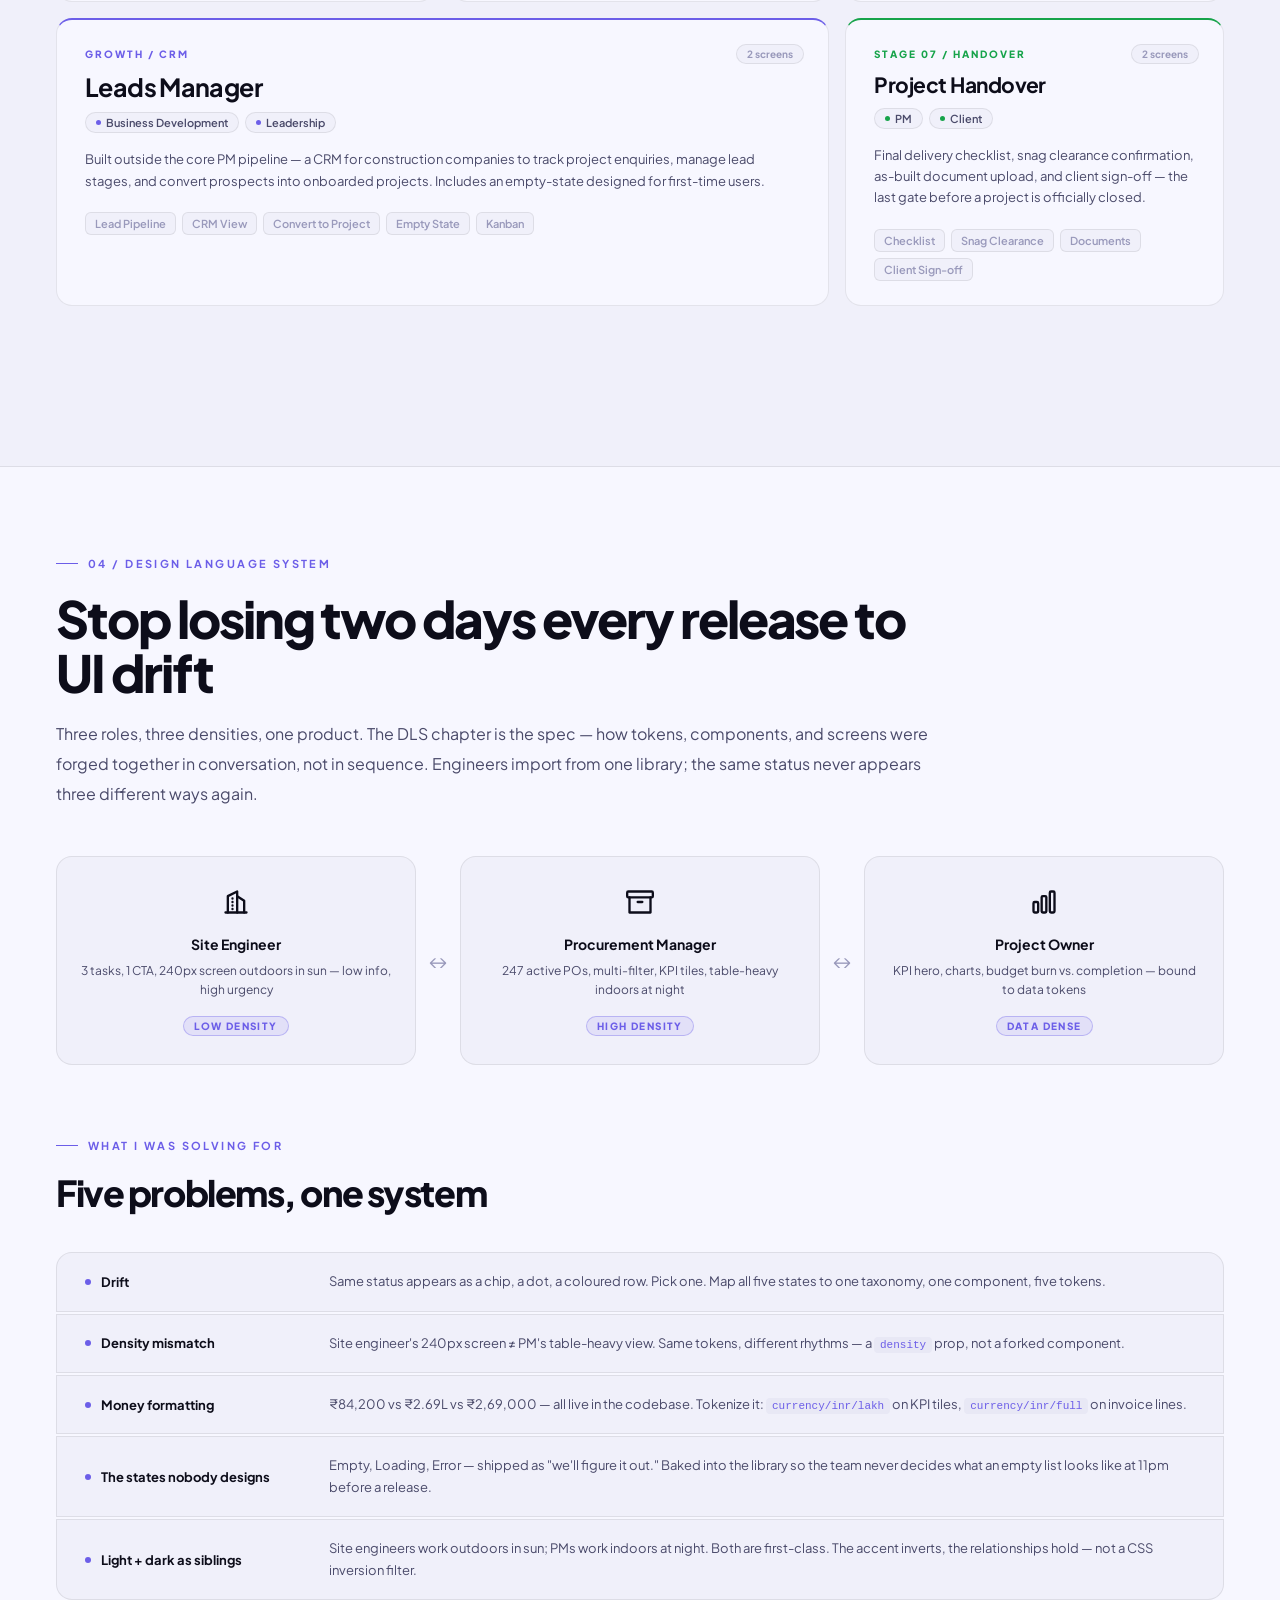
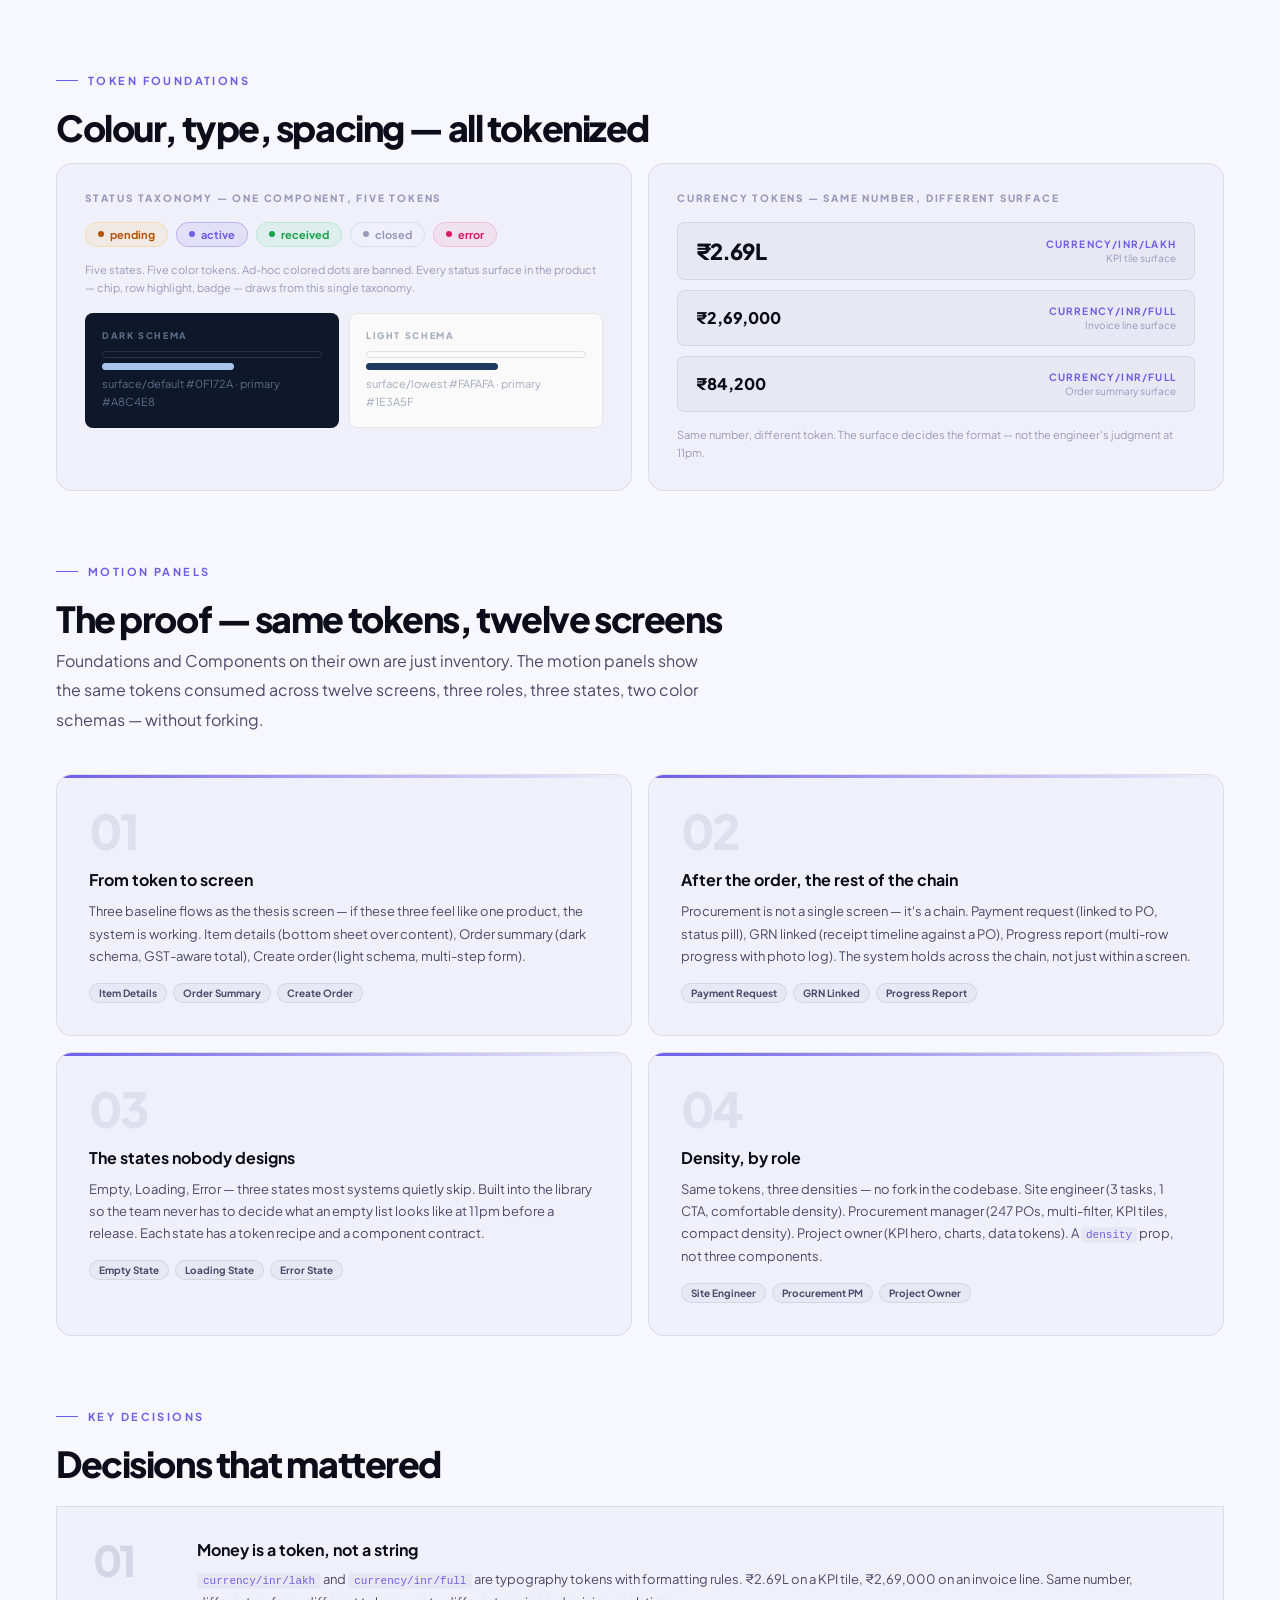
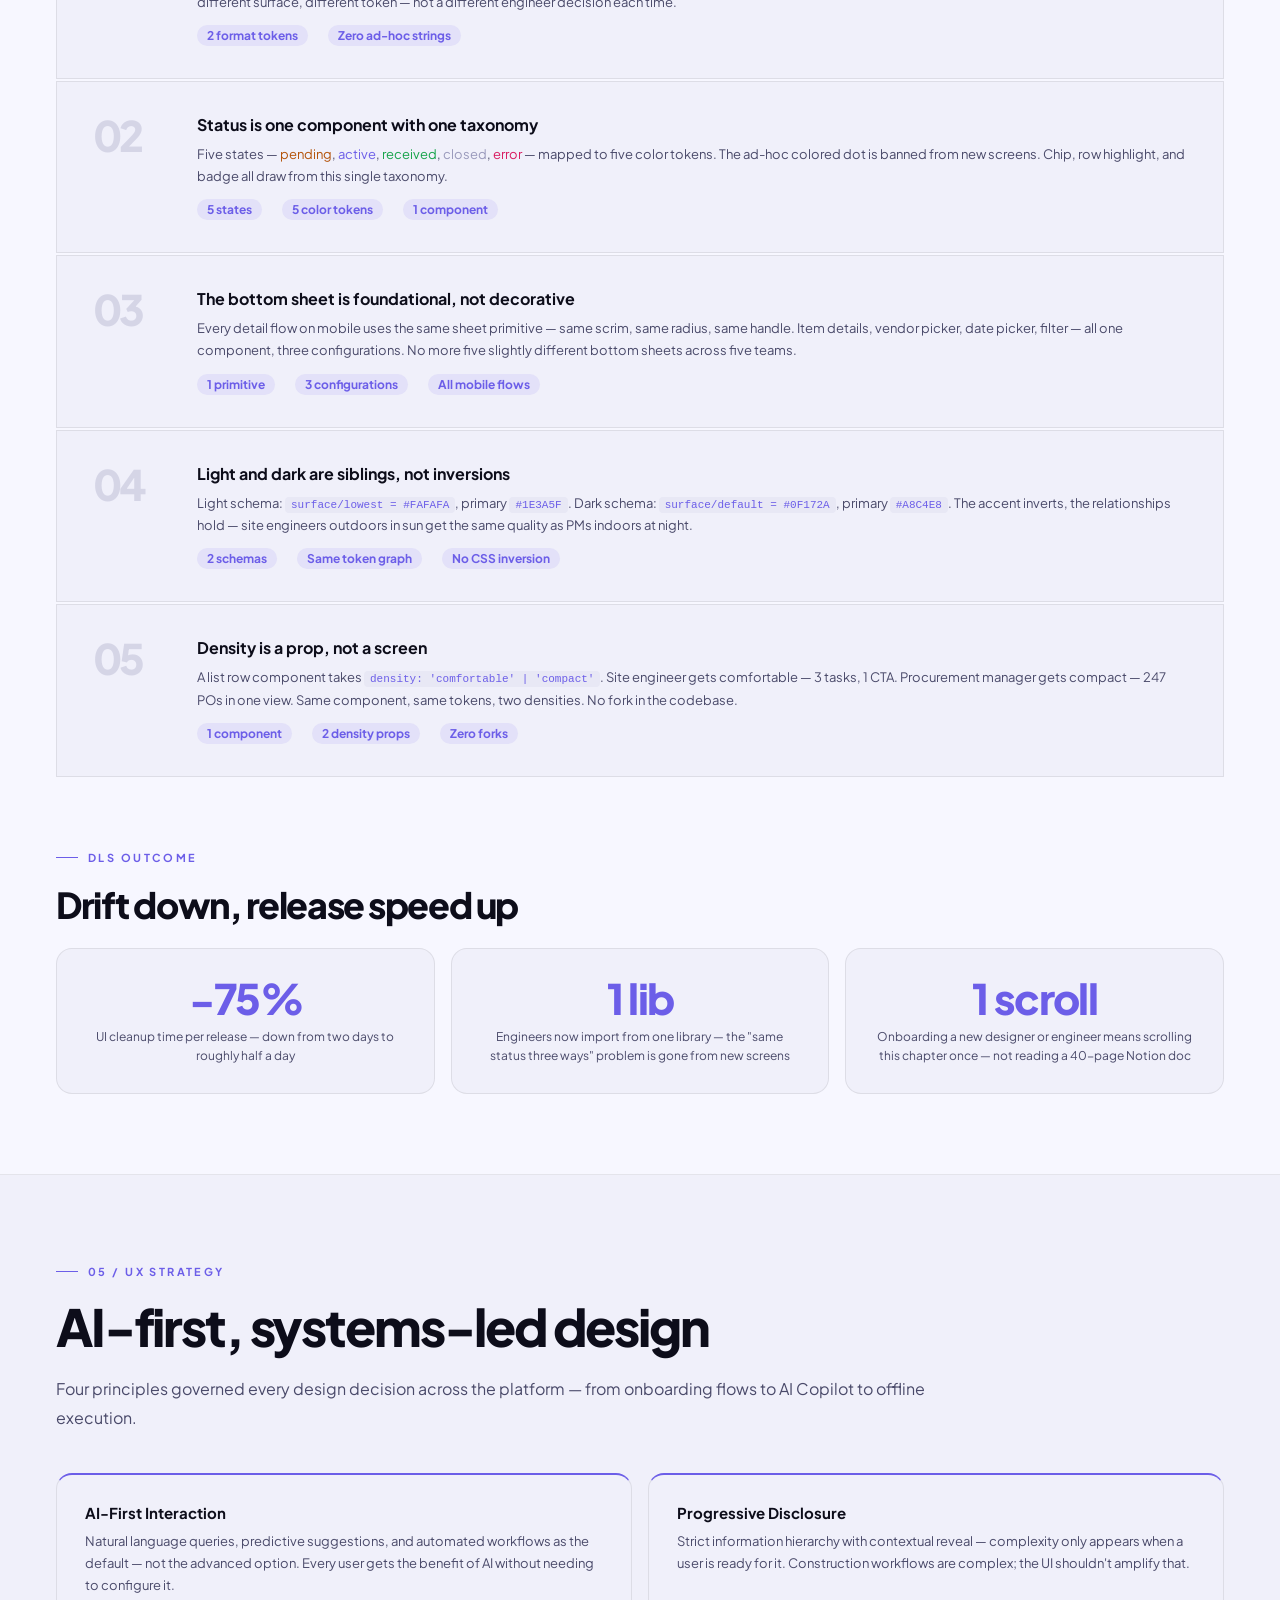
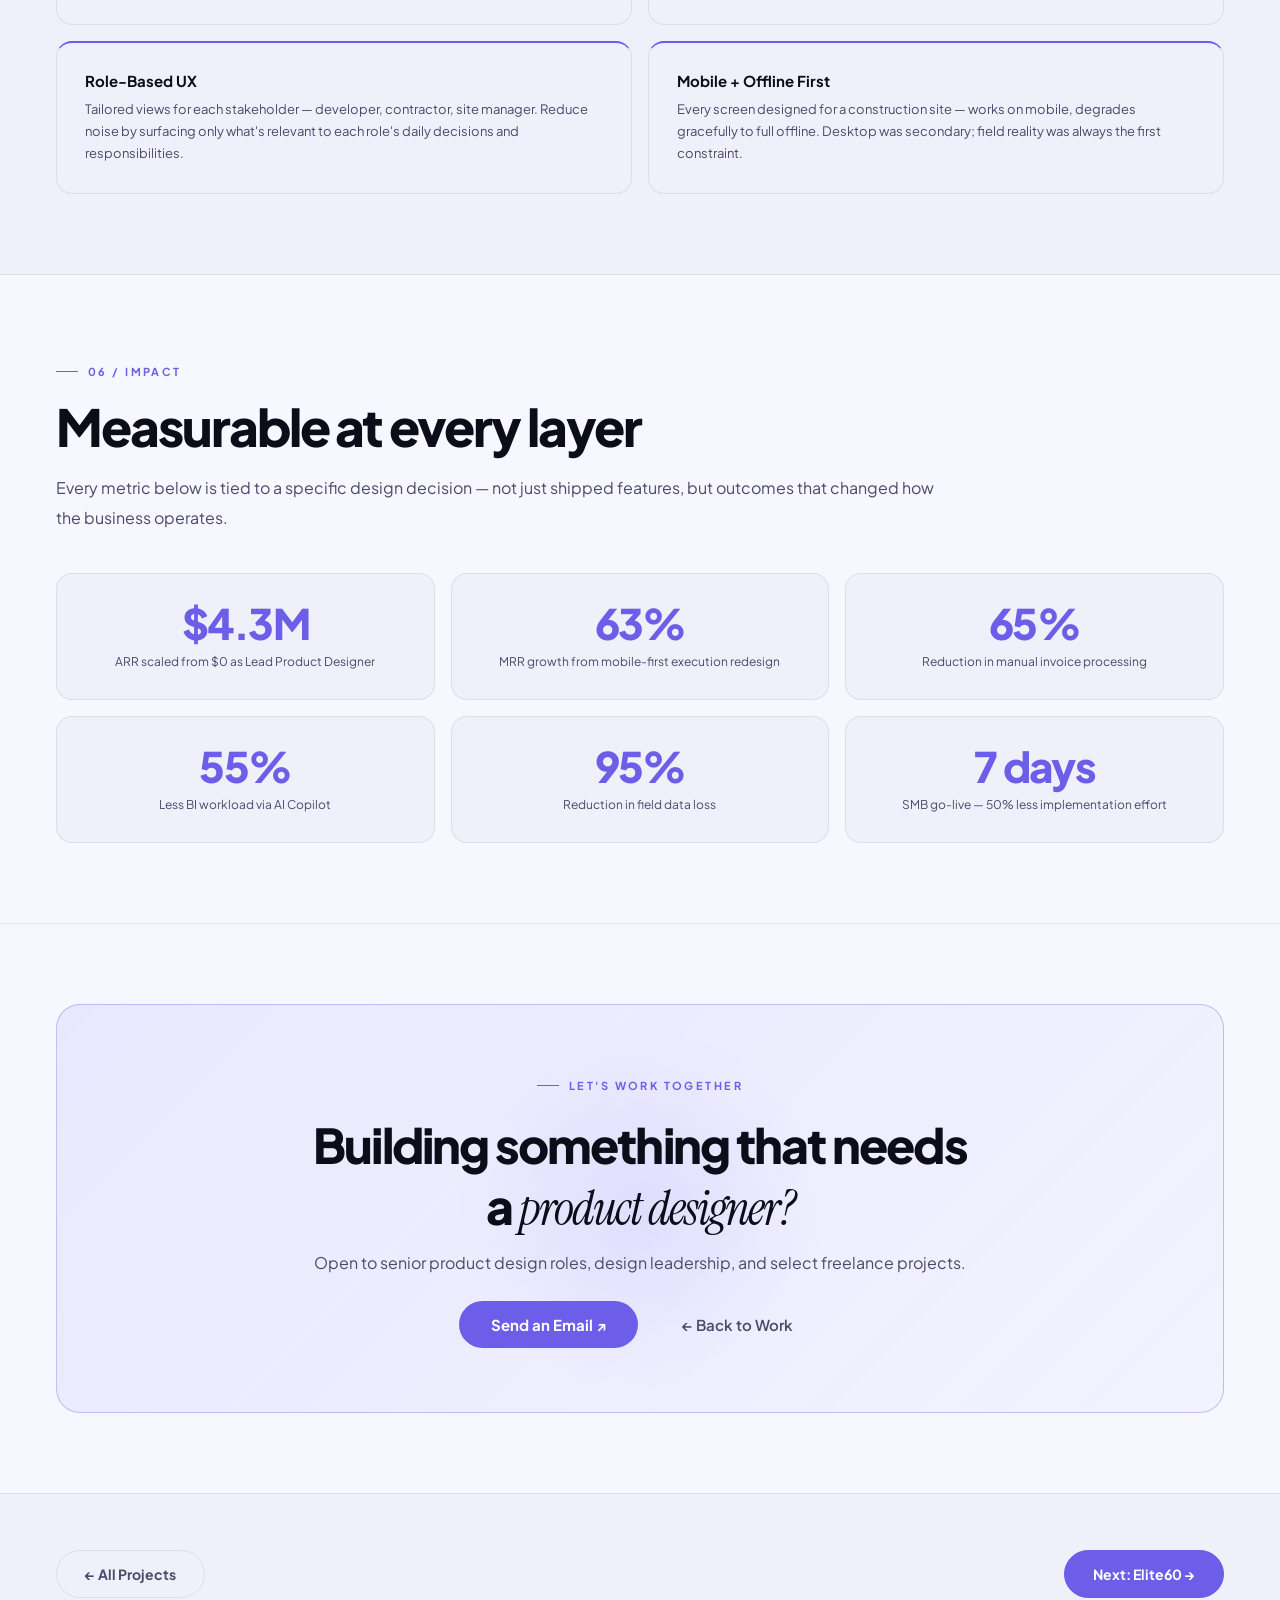
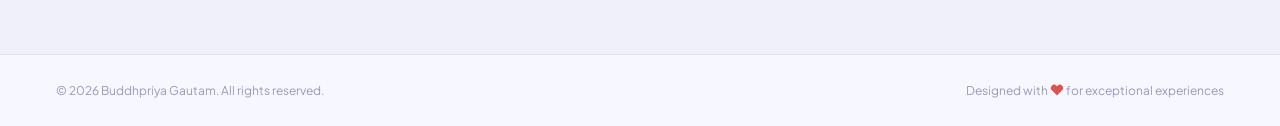
<file: rdash.html>
<!DOCTYPE html>
<html lang="en">
<head>
  <meta charset="UTF-8">
  <meta name="viewport" content="width=device-width, initial-scale=1.0">
  <title>R'Dash Case Study — Buddhpriya Gautam</title>
  <meta name="description" content="How I designed an AI-powered construction OS from $0 to $4.3M ARR as Lead Product Designer.">
  <link rel="manifest" href="/manifest.json">
  <meta name="theme-color" content="#7B6CF6">
  <link rel="apple-touch-icon" href="/icons/apple-touch-icon.png">
  <link rel="icon" type="image/svg+xml" href="/favicon.svg">
  <link rel="icon" type="image/png" sizes="32x32" href="/icons/icon-32.png">
  <link rel="icon" type="image/png" sizes="192x192" href="/icons/icon-192.png">
  <script>(function(){var t=localStorage.getItem('theme')||(window.matchMedia('(prefers-color-scheme: light)').matches?'light':'dark');document.documentElement.setAttribute('data-theme',t);})();</script>
  <link rel="preconnect" href="https://fonts.googleapis.com">
  <link rel="preconnect" href="https://fonts.gstatic.com" crossorigin>
  <link href="https://fonts.googleapis.com/css2?family=Plus+Jakarta+Sans:ital,wght@0,300;0,400;0,500;0,600;0,700;0,800;1,400&family=Instrument+Serif:ital@0;1&display=swap" rel="stylesheet">
  <style>
    *, *::before, *::after { box-sizing: border-box; margin: 0; padding: 0; }
    :root {
      --bg:#07070F; --bg2:#0D0D1C; --bg3:#131326;
      --border:rgba(255,255,255,0.07); --border-hi:rgba(123,108,246,0.3);
      --accent:#7B6CF6; --accent-lo:rgba(123,108,246,0.12);
      --rose:#F06292; --green:#4ADE80; --amber:#FBB024;
      --text:#EEEEF8; --text2:#8888AA; --text3:#3E3E60;
      --r:16px; --r-sm:8px;
      --nav-scrolled-bg:rgba(7,7,15,.85); --nav-mobile-bg:rgba(7,7,15,.97);
    }
    @media (prefers-color-scheme: light) {
      :root:not([data-theme="dark"]) {
        --bg:#F7F7FF; --bg2:#F0F0FA; --bg3:#E8E8F5;
        --border:rgba(0,0,0,0.08); --border-hi:rgba(108,94,232,0.35);
        --accent:#6C5EE8; --accent-lo:rgba(108,94,232,0.10);
        --rose:#D81B60; --green:#16A34A; --amber:#B45309;
        --text:#0D0D1A; --text2:#4A4A6A; --text3:#9999BB;
        --nav-scrolled-bg:rgba(247,247,255,.92); --nav-mobile-bg:rgba(247,247,255,.98);
      }
    }
    [data-theme="light"] {
      --bg:#F7F7FF; --bg2:#F0F0FA; --bg3:#E8E8F5;
      --border:rgba(0,0,0,0.08); --border-hi:rgba(108,94,232,0.35);
      --accent:#6C5EE8; --accent-lo:rgba(108,94,232,0.10);
      --rose:#D81B60; --green:#16A34A; --amber:#B45309;
      --text:#0D0D1A; --text2:#4A4A6A; --text3:#9999BB;
      --nav-scrolled-bg:rgba(247,247,255,.92); --nav-mobile-bg:rgba(247,247,255,.98);
    }
    html { scroll-behavior:smooth; scrollbar-width:thin; scrollbar-color:var(--accent) var(--bg); }
    ::-webkit-scrollbar { width:3px; }
    ::-webkit-scrollbar-track { background:var(--bg); }
    ::-webkit-scrollbar-thumb { background:var(--accent); border-radius:2px; }
    body { background:var(--bg); color:var(--text); font-family:'Plus Jakarta Sans',sans-serif; overflow-x:hidden; cursor:none; }

    .grain { position:fixed; inset:-200%; width:500%; height:500%; pointer-events:none; z-index:9997; opacity:.028;
      background-image:url("data:image/svg+xml,%3Csvg viewBox='0 0 256 256' xmlns='http://www.w3.org/2000/svg'%3E%3Cfilter id='n'%3E%3CfeTurbulence type='fractalNoise' baseFrequency='0.85' numOctaves='4' stitchTiles='stitch'/%3E%3C/filter%3E%3Crect width='100%25' height='100%25' filter='url(%23n)'/%3E%3C/svg%3E");
      animation:grain .4s steps(1) infinite; }
    @keyframes grain {
      0%{transform:translate(0,0);} 10%{transform:translate(-2%,-3%);} 20%{transform:translate(1%,2%);}
      30%{transform:translate(-3%,1%);} 40%{transform:translate(2%,-1%);} 50%{transform:translate(-1%,3%);}
      60%{transform:translate(3%,-2%);} 70%{transform:translate(-2%,2%);} 80%{transform:translate(1%,-3%);} 90%{transform:translate(-3%,-1%);}
    }
    #scroll-bar { position:fixed; top:0; left:0; height:2px; width:0%; background:linear-gradient(90deg,var(--accent),var(--rose)); z-index:1000; transition:width .08s; }
    #cur,#cur-f { position:fixed; top:0; left:0; border-radius:50%; pointer-events:none; z-index:9999; transform:translate(-50%,-50%); }
    #cur { width:10px; height:10px; background:var(--accent); transition:width .25s,height .25s,background .25s; }
    #cur-f { width:38px; height:38px; border:1px solid rgba(123,108,246,.45); z-index:9998; transition:width .3s,height .3s,opacity .3s; }
    #cur.h { width:6px; height:6px; background:var(--rose); }
    #cur-f.h { width:56px; height:56px; opacity:.5; border-color:var(--rose); }

    nav { position:fixed; top:0; left:0; right:0; z-index:100; padding:22px 56px; display:flex; align-items:center; justify-content:space-between; transition:background .3s,backdrop-filter .3s; }
    nav.scrolled { background:var(--nav-scrolled-bg); backdrop-filter:blur(24px); border-bottom:1px solid var(--border); }
    .nav-logo { font-size:16px; font-weight:800; letter-spacing:-.03em; text-decoration:none; color:var(--text); }
    .nav-logo em { color:var(--accent); font-style:normal; }
    .nav-right { display:flex; align-items:center; gap:12px; }
    .nav-links { display:flex; align-items:center; gap:36px; list-style:none; }
    .nav-links a { font-size:14px; font-weight:500; color:var(--text2); text-decoration:none; transition:color .2s; position:relative; }
    .nav-links a::after { content:''; position:absolute; bottom:-3px; left:0; width:0; height:1px; background:var(--accent); transition:width .3s; }
    .nav-links a:hover { color:var(--text); }
    .nav-links a:hover::after { width:100%; }
    .nav-cta { padding:10px 26px !important; background:var(--accent) !important; color:#fff !important; border-radius:100px !important; font-weight:700 !important; }
    .nav-cta::after { display:none !important; }
    .theme-toggle { background:none; border:1px solid var(--border); color:var(--text2); width:38px; height:38px; border-radius:50%; cursor:pointer; display:flex; align-items:center; justify-content:center; flex-shrink:0; transition:color .2s,border-color .2s,background .2s; }
    .theme-toggle:hover { color:var(--text); border-color:var(--border-hi); background:var(--accent-lo); }
    .theme-toggle svg { display:block; }
    .nav-burger { display:none; flex-direction:column; justify-content:center; align-items:center; gap:5px; width:40px; height:40px; background:none; border:none; cursor:pointer; padding:4px; z-index:200; }
    .nav-burger span { display:block; width:22px; height:1.5px; background:var(--text); transition:transform .3s,opacity .3s; transform-origin:center; }
    .nav-burger.open span:nth-child(1){ transform:translateY(6.5px) rotate(45deg); }
    .nav-burger.open span:nth-child(2){ opacity:0; }
    .nav-burger.open span:nth-child(3){ transform:translateY(-6.5px) rotate(-45deg); }

    .rv { opacity:0; transform:translateY(28px); transition:opacity .85s cubic-bezier(.16,1,.3,1),transform .85s cubic-bezier(.16,1,.3,1); }
    .rv.in { opacity:1; transform:translateY(0); }
    .d1{transition-delay:.1s;} .d2{transition-delay:.2s;} .d3{transition-delay:.32s;}
    .tag { display:inline-flex; align-items:center; gap:10px; font-size:11px; font-weight:700; letter-spacing:.22em; text-transform:uppercase; color:var(--accent); margin-bottom:22px; }
    .tag::before { content:''; width:22px; height:1px; background:var(--accent); }
    .serif { font-family:'Instrument Serif',serif; font-weight:400; font-style:italic; }

    /* ─── HERO IMAGE ─── */
    .cs-hero-img { position:relative; z-index:1; margin-top:48px; border-radius:var(--r); overflow:hidden; border:1px solid var(--border); box-shadow:0 32px 80px rgba(0,0,0,0.5); }
    .cs-hero-img img { width:100%; display:block; }
    @media(max-width:768px){ .cs-hero-img { margin-top:32px; } }

    /* ─── HERO ─── */
    .cs-hero { min-height:72vh; padding:140px 56px 80px; position:relative; overflow:hidden; display:flex; flex-direction:column; justify-content:flex-end; }
    .cs-hero-bg { position:absolute; inset:0; background-image:linear-gradient(var(--border) 1px,transparent 1px),linear-gradient(90deg,var(--border) 1px,transparent 1px); background-size:64px 64px; mask-image:radial-gradient(ellipse 80% 80% at 30% 50%,black,transparent); }
    .cs-hero-glow { position:absolute; width:700px; height:700px; background:radial-gradient(circle,rgba(123,108,246,.12) 0%,transparent 65%); top:50%; left:40%; transform:translate(-50%,-50%); pointer-events:none; }
    .cs-back { display:inline-flex; align-items:center; gap:8px; font-size:13px; font-weight:600; color:var(--text2); text-decoration:none; margin-bottom:40px; transition:color .2s; position:relative; z-index:1; }
    .cs-back:hover { color:var(--accent); }
    .cs-hero-inner { position:relative; z-index:1; }
    .cs-chips { display:flex; gap:8px; flex-wrap:wrap; margin-bottom:24px; }
    .cs-chip { padding:5px 14px; background:var(--accent-lo); border:1px solid var(--border-hi); border-radius:100px; font-size:11px; font-weight:700; letter-spacing:.1em; text-transform:uppercase; color:var(--accent); }
    .cs-title { font-size:clamp(64px,9vw,120px); font-weight:800; line-height:.92; letter-spacing:-.045em; margin-bottom:28px; }
    .cs-title .serif { color:var(--accent); letter-spacing:-.02em; }
    .cs-tagline { font-size:18px; line-height:1.7; color:var(--text2); max-width:640px; }
    .cs-tagline strong { color:var(--text); }

    /* ─── META BAR ─── */
    .cs-meta-bar { background:var(--bg2); border-top:1px solid var(--border); border-bottom:1px solid var(--border); padding:32px 56px; display:flex; gap:48px; flex-wrap:wrap; }
    .cs-meta-item { }
    .cs-meta-label { font-size:10px; font-weight:700; letter-spacing:.18em; text-transform:uppercase; color:var(--text3); margin-bottom:6px; }
    .cs-meta-val { font-size:15px; font-weight:600; color:var(--text); }

    /* ─── IMPACT STATS ─── */
    .impact-bar { padding:64px 56px; background:linear-gradient(135deg,rgba(123,108,246,.06),rgba(123,108,246,.02)); border-bottom:1px solid var(--border); }
    .impact-grid { display:grid; grid-template-columns:repeat(3,1fr); gap:2px; margin-top:40px; }
    .impact-c { background:var(--bg2); border:1px solid var(--border); padding:36px 40px; }
    .impact-n { font-size:52px; font-weight:800; letter-spacing:-.045em; color:var(--accent); line-height:1; margin-bottom:8px; }
    .impact-l { font-size:13px; color:var(--text2); line-height:1.6; }

    /* ─── CONTENT SECTIONS ─── */
    .cs-sec { padding:80px 56px; border-bottom:1px solid var(--border); }
    .cs-sec:last-of-type { border-bottom:none; }
    .cs-sec-inner { max-width:900px; }
    .cs-h2 { font-size:clamp(32px,4vw,52px); font-weight:800; letter-spacing:-.04em; line-height:1.05; margin-bottom:20px; }
    .cs-p { font-size:16px; line-height:1.85; color:var(--text2); margin-bottom:20px; }
    .cs-p strong { color:var(--text); }
    .cs-p:last-child { margin-bottom:0; }

    /* Pain points grid */
    .pain-grid { display:grid; grid-template-columns:repeat(2,1fr); gap:16px; margin-top:40px; }
    .pain-c { background:var(--bg2); border:1px solid var(--border); border-radius:var(--r); padding:28px; transition:border-color .3s; }
    .pain-c:hover { border-color:var(--border-hi); }
    .pain-ic { font-size:28px; margin-bottom:14px; }
    .pain-t { font-size:15px; font-weight:700; margin-bottom:8px; }
    .pain-p { font-size:13px; color:var(--text2); line-height:1.7; }

    /* Solution flow */
    .flow { display:flex; gap:0; margin-top:40px; overflow-x:auto; padding-bottom:8px; }
    .flow-step { background:var(--bg2); border:1px solid var(--border); border-radius:var(--r-sm); padding:16px 20px; white-space:nowrap; font-size:12px; font-weight:700; color:var(--text2); display:flex; align-items:center; gap:10px; flex-shrink:0; }
    .flow-step.on { background:var(--accent-lo); border-color:var(--border-hi); color:var(--accent); }
    .flow-arrow { color:var(--text3); font-size:18px; display:flex; align-items:center; padding:0 4px; flex-shrink:0; }
    .flow-num { font-size:10px; font-weight:800; letter-spacing:.1em; opacity:.6; }

    /* Solution grid */
    .sol-grid { display:grid; grid-template-columns:repeat(2,1fr); gap:16px; margin-top:40px; }
    .sol-c { background:var(--bg2); border:1px solid var(--border); border-radius:var(--r); padding:28px; }
    .sol-t { font-size:14px; font-weight:700; margin-bottom:8px; color:var(--text); }
    .sol-p { font-size:13px; color:var(--text2); line-height:1.7; }

    /* Initiatives */
    .init-list { margin-top:40px; display:flex; flex-direction:column; gap:2px; }
    .init-c { background:var(--bg2); border:1px solid var(--border); padding:32px 36px; display:grid; grid-template-columns:80px 1fr; gap:24px; align-items:start; transition:border-color .3s,background .3s; }
    .init-c:hover { border-color:var(--border-hi); background:rgba(123,108,246,.03); }
    .init-n { font-size:42px; font-weight:800; letter-spacing:-.06em; color:var(--text3); opacity:.3; line-height:1; }
    .init-t { font-size:16px; font-weight:700; margin-bottom:8px; }
    .init-p { font-size:13px; color:var(--text2); line-height:1.7; }
    .init-stats { display:flex; gap:20px; flex-wrap:wrap; margin-top:12px; }
    .init-stat { font-size:12px; color:var(--accent); font-weight:700; background:var(--accent-lo); padding:3px 10px; border-radius:100px; }

    /* UX Principles */
    .ux-grid { display:grid; grid-template-columns:repeat(2,1fr); gap:16px; margin-top:40px; }
    .ux-c { background:var(--bg2); border:1px solid var(--border); border-radius:var(--r); padding:28px; border-top:2px solid var(--accent); }
    .ux-t { font-size:15px; font-weight:700; margin-bottom:8px; }
    .ux-p { font-size:13px; color:var(--text2); line-height:1.7; }

    /* Impact metrics */
    .imp-grid { display:grid; grid-template-columns:repeat(3,1fr); gap:16px; margin-top:40px; }
    .imp-c { background:var(--bg2); border:1px solid var(--border); border-radius:var(--r); padding:28px; text-align:center; transition:border-color .3s,transform .3s; }
    .imp-c:hover { border-color:var(--border-hi); transform:translateY(-3px); }
    .imp-n { font-size:42px; font-weight:800; letter-spacing:-.04em; color:var(--accent); line-height:1; margin-bottom:8px; }
    .imp-l { font-size:12px; color:var(--text2); line-height:1.6; }

    /* ─── MODULE MAP ─── */
    .mod-sec { padding:80px 0; border-bottom:1px solid var(--border); }
    .mod-sec .cs-sec-inner { padding:0 56px; }
    .mod-pipeline { display:flex; align-items:center; flex-wrap:wrap; gap:6px; margin-top:36px; }
    .mod-pip-step { font-size:10px; font-weight:700; letter-spacing:.14em; text-transform:uppercase; padding:5px 12px; border-radius:100px; border:1px solid var(--border); color:var(--text3); }
    .mod-pip-arr { font-size:10px; color:var(--text3); }
    .mod-grid { display:grid; grid-template-columns:repeat(3,1fr); grid-auto-flow:dense; gap:16px; margin-top:48px; padding:0 56px 80px; }
    .mod-card { background:var(--bg); border:1px solid var(--border); border-radius:var(--r); padding:28px 28px 24px; border-top:2px solid var(--mc,var(--accent)); position:relative; transition:border-color .25s,transform .3s cubic-bezier(.16,1,.3,1),box-shadow .3s; }
    .mod-card:hover { border-color:var(--mc,var(--accent)); transform:translateY(-4px); box-shadow:0 20px 48px rgba(0,0,0,.35); }
    .mod-card.wide { grid-column:span 2; }
    .mod-stage-lbl { font-size:10px; font-weight:800; letter-spacing:.2em; text-transform:uppercase; color:var(--mc,var(--accent)); margin-bottom:12px; display:block; }
    .mod-count { position:absolute; top:24px; right:24px; font-size:10px; font-weight:700; color:var(--text3); background:var(--bg2); border:1px solid var(--border); border-radius:100px; padding:3px 10px; }
    .mod-title { font-size:21px; font-weight:700; letter-spacing:-.025em; color:var(--text); line-height:1.2; margin-bottom:10px; }
    .mod-card.wide .mod-title { font-size:25px; }
    .mod-roles { display:flex; flex-wrap:wrap; gap:6px; margin-bottom:16px; }
    .mod-role-tag { font-size:11px; font-weight:600; color:var(--text2); background:var(--bg2); border:1px solid var(--border); border-radius:100px; padding:3px 10px; display:inline-flex; align-items:center; gap:5px; }
    .mod-role-tag::before { content:''; width:5px; height:5px; border-radius:50%; background:var(--mc,var(--accent)); flex-shrink:0; }
    .mod-desc { font-size:13px; color:var(--text2); line-height:1.65; margin-bottom:20px; }
    .mod-chips { display:flex; flex-wrap:wrap; gap:6px; }
    .mod-chip { font-size:11px; font-weight:600; color:var(--text3); background:var(--bg2); border:1px solid var(--border); border-radius:6px; padding:4px 9px; }
    @media(max-width:1024px){ .mod-grid { grid-template-columns:repeat(2,1fr); } }
    @media(max-width:768px){
      .mod-grid { grid-template-columns:1fr; padding:0 20px 60px; }
      .mod-card.wide { grid-column:span 1; }
    }

    /* ─── DLS SECTION ─── */
    .dls-roles { display:grid; grid-template-columns:1fr 44px 1fr 44px 1fr; gap:0; margin-top:48px; align-items:stretch; }
    .dls-role { background:var(--bg2); border:1px solid var(--border); border-radius:var(--r); padding:28px 24px; text-align:center; transition:border-color .3s,transform .3s; }
    .dls-role:hover { border-color:var(--border-hi); transform:translateY(-3px); }
    .dls-role-icon { font-size:30px; margin-bottom:12px; }
    .dls-role-name { font-size:14px; font-weight:700; margin-bottom:8px; }
    .dls-role-desc { font-size:12px; color:var(--text2); line-height:1.6; margin-bottom:14px; }
    .dls-role-tag { display:inline-block; font-size:10px; font-weight:800; letter-spacing:.14em; text-transform:uppercase; padding:3px 10px; border-radius:100px; background:var(--accent-lo); color:var(--accent); border:1px solid var(--border-hi); }
    .dls-role-conn { display:flex; align-items:center; justify-content:center; font-size:18px; color:var(--text3); }

    .dls-probs { margin-top:40px; display:flex; flex-direction:column; gap:2px; }
    .dls-prob-row { display:grid; grid-template-columns:220px 1fr; background:var(--bg2); border:1px solid var(--border); padding:18px 28px; gap:24px; transition:background .3s,border-color .3s; align-items:center; }
    .dls-prob-row:hover { border-color:var(--border-hi); background:rgba(123,108,246,.03); }
    .dls-prob-row:first-child { border-radius:var(--r) var(--r) 0 0; }
    .dls-prob-row:last-child { border-radius:0 0 var(--r) var(--r); }
    .dls-prob-q { font-size:13px; font-weight:700; color:var(--text); display:flex; align-items:center; gap:10px; }
    .dls-prob-q::before { content:''; width:6px; height:6px; border-radius:50%; background:var(--accent); flex-shrink:0; }
    .dls-prob-a { font-size:13px; color:var(--text2); line-height:1.65; }

    .dls-found { display:grid; grid-template-columns:1fr 1fr; gap:16px; margin-top:16px; }
    .dls-found-c { background:var(--bg2); border:1px solid var(--border); border-radius:var(--r); padding:28px; }
    .dls-found-t { font-size:10px; font-weight:800; letter-spacing:.18em; text-transform:uppercase; color:var(--text3); margin-bottom:18px; }
    .tok-statuses { display:flex; gap:8px; flex-wrap:wrap; margin-bottom:14px; }
    .tok-s { display:inline-flex; align-items:center; gap:6px; padding:5px 12px; border-radius:100px; font-size:11px; font-weight:700; }
    .tok-s::before { content:''; width:6px; height:6px; border-radius:50%; background:currentColor; flex-shrink:0; }
    .tok-s.pend { background:rgba(251,176,36,.1); color:var(--amber); border:1px solid rgba(251,176,36,.25); }
    .tok-s.act { background:var(--accent-lo); color:var(--accent); border:1px solid var(--border-hi); }
    .tok-s.recv { background:rgba(74,222,128,.1); color:var(--green); border:1px solid rgba(74,222,128,.25); }
    .tok-s.clos { background:rgba(255,255,255,.04); color:var(--text3); border:1px solid var(--border); }
    .tok-s.err { background:rgba(240,98,146,.1); color:var(--rose); border:1px solid rgba(240,98,146,.25); }
    .tok-note { font-size:11px; color:var(--text3); line-height:1.65; margin-top:4px; }
    .tok-money { display:flex; flex-direction:column; gap:10px; }
    .tok-money-row { display:flex; align-items:center; justify-content:space-between; padding:14px 18px; background:var(--bg3); border-radius:var(--r-sm); border:1px solid var(--border); }
    .tok-money-val { font-size:22px; font-weight:800; letter-spacing:-.04em; color:var(--text); }
    .tok-money-meta { text-align:right; }
    .tok-money-token { font-size:10px; font-weight:700; letter-spacing:.12em; color:var(--accent); text-transform:uppercase; }
    .tok-money-surface { font-size:10px; color:var(--text3); margin-top:2px; }

    .dls-schemas { display:grid; grid-template-columns:1fr 1fr; gap:10px; margin-top:16px; }
    .dls-schema { border-radius:var(--r-sm); padding:16px; border:1px solid var(--border); }
    .dls-schema.dark-s { background:#0F172A; }
    .dls-schema.light-s { background:#FAFAFA; border-color:rgba(0,0,0,.08); }
    .dls-schema-lbl { font-size:9px; font-weight:800; letter-spacing:.18em; text-transform:uppercase; margin-bottom:10px; }
    .dls-schema.dark-s .dls-schema-lbl { color:rgba(168,196,232,.5); }
    .dls-schema.light-s .dls-schema-lbl { color:rgba(30,58,95,.4); }
    .dls-schema-sw { height:7px; border-radius:100px; margin-bottom:5px; }

    .dls-panels { display:grid; grid-template-columns:repeat(2,1fr); gap:16px; margin-top:40px; }
    .dls-panel { background:var(--bg2); border:1px solid var(--border); border-radius:var(--r); padding:32px; position:relative; overflow:hidden; transition:border-color .3s,transform .3s; }
    .dls-panel:hover { border-color:var(--border-hi); transform:translateY(-3px); }
    .dls-panel::before { content:''; position:absolute; top:0; left:0; right:0; height:3px; background:linear-gradient(90deg,var(--accent),transparent); }
    .dls-panel-n { font-size:48px; font-weight:800; letter-spacing:-.06em; color:var(--text3); opacity:.2; line-height:1; margin-bottom:14px; }
    .dls-panel-t { font-size:16px; font-weight:700; margin-bottom:10px; }
    .dls-panel-p { font-size:13px; color:var(--text2); line-height:1.7; margin-bottom:16px; }
    .dls-panel-screens { display:flex; gap:6px; flex-wrap:wrap; }
    .dls-screen-tag { font-size:10px; font-weight:700; padding:3px 9px; border-radius:100px; background:var(--bg3); color:var(--text2); border:1px solid var(--border); }

    @media(max-width:768px){
      .dls-roles { grid-template-columns:1fr; }
      .dls-role-conn { display:none; }
      .dls-prob-row { grid-template-columns:1fr; gap:8px; }
      .dls-found,.dls-panels { grid-template-columns:1fr; }
      .dls-schemas { grid-template-columns:1fr 1fr; }
    }

    /* ─── PROTOTYPE EMBED ─── */
    .proto-sec { padding:80px 56px; border-bottom:1px solid var(--border); }
    .proto-wrap { margin-top:40px; border:1px solid var(--border); border-radius:var(--r); overflow:hidden; position:relative; background:var(--bg2); }
    .proto-bar { display:flex; align-items:center; justify-content:space-between; padding:12px 20px; background:var(--bg3); border-bottom:1px solid var(--border); }
    .proto-dots { display:flex; gap:7px; }
    .proto-dots span { width:11px; height:11px; border-radius:50%; background:var(--border); }
    .proto-dots span:nth-child(1){ background:#FF5F57; }
    .proto-dots span:nth-child(2){ background:#FEBC2E; }
    .proto-dots span:nth-child(3){ background:#28C840; }
    .proto-label { font-size:12px; color:var(--text3); font-weight:600; letter-spacing:.06em; }
    .proto-open { display:inline-flex; align-items:center; gap:6px; font-size:12px; font-weight:700; color:var(--accent); text-decoration:none; padding:5px 14px; border:1px solid var(--border-hi); border-radius:100px; transition:background .2s; }
    .proto-open:hover { background:var(--accent-lo); }
    .proto-frame { width:100%; height:680px; border:none; display:block; }
    @media(max-width:768px){
      .proto-sec { padding:56px 24px; }
      .proto-frame { height:440px; }
    }

    /* ─── NAV FOOTER ─── */
    .cs-nav-footer { padding:56px; background:var(--bg2); border-top:1px solid var(--border); display:flex; align-items:center; justify-content:space-between; gap:24px; }
    .cs-nav-btn { display:inline-flex; align-items:center; gap:10px; padding:14px 28px; border:1px solid var(--border); border-radius:100px; font-size:14px; font-weight:700; color:var(--text2); text-decoration:none; transition:all .2s; }
    .cs-nav-btn:hover { border-color:var(--border-hi); color:var(--text); background:var(--accent-lo); }
    .cs-nav-btn.primary { background:var(--accent); color:#fff; border-color:var(--accent); }
    .cs-nav-btn.primary:hover { background:#9d91ff; border-color:#9d91ff; }

    /* ─── CTA ─── */
    .cta-sec { padding:80px 56px; text-align:center; }
    .cta-wrap { background:linear-gradient(135deg,rgba(123,108,246,.1),rgba(123,108,246,.03)); border:1px solid var(--border-hi); border-radius:24px; padding:64px; position:relative; overflow:hidden; }
    .cta-glow { position:absolute; width:400px; height:400px; background:radial-gradient(circle,rgba(123,108,246,.12) 0%,transparent 65%); top:50%; left:50%; transform:translate(-50%,-50%); pointer-events:none; }
    .cta-t { font-size:clamp(28px,4vw,48px); font-weight:800; letter-spacing:-.04em; margin-bottom:12px; position:relative; z-index:1; }
    .cta-p { font-size:16px; color:var(--text2); margin-bottom:28px; position:relative; z-index:1; }
    .cta-btns { display:flex; align-items:center; justify-content:center; gap:16px; position:relative; z-index:1; }
    .btn-p { padding:14px 32px; background:var(--accent); color:#fff; border-radius:100px; font-size:15px; font-weight:700; text-decoration:none; display:inline-flex; align-items:center; gap:8px; transition:transform .2s,box-shadow .2s; }
    .btn-p:hover { transform:translateY(-2px); box-shadow:0 14px 36px rgba(123,108,246,.4); }
    .btn-g { padding:14px 28px; color:var(--text2); border-radius:100px; font-size:15px; font-weight:600; text-decoration:none; transition:color .2s; }
    .btn-g:hover { color:var(--accent); }

    footer { border-top:1px solid var(--border); padding:28px 56px; display:flex; align-items:center; justify-content:space-between; }
    .fc { font-size:12px; color:var(--text3); }
    .fc em { color:var(--accent); font-style:normal; }

    @media (max-width:768px) {
      #cur,#cur-f { display:none; } body { cursor:auto; }
      nav { padding:18px 24px; }
      .nav-burger { display:flex; }
      .nav-links { position:fixed; top:0; left:0; right:0; bottom:0; background:var(--nav-mobile-bg); backdrop-filter:blur(24px); flex-direction:column; align-items:center; justify-content:center; gap:40px; z-index:150; transform:translateX(100%); transition:transform .4s cubic-bezier(.16,1,.3,1); pointer-events:none; }
      .nav-links.open { transform:translateX(0); pointer-events:all; }
      .nav-links a { font-size:22px; font-weight:700; color:var(--text); }
      .cs-hero { padding:120px 24px 60px; min-height:auto; }
      .cs-meta-bar { padding:24px; gap:24px; }
      .impact-bar { padding:48px 24px; }
      .impact-grid { grid-template-columns:1fr 1fr; }
      .cs-sec { padding:56px 24px; }
      .pain-grid,.sol-grid,.ux-grid { grid-template-columns:1fr; }
      .imp-grid { grid-template-columns:1fr 1fr; }
      .init-c { grid-template-columns:1fr; gap:8px; padding:24px; }
      .cs-nav-footer { padding:32px 24px; flex-direction:column; }
      .cta-sec { padding:56px 24px; }
      .cta-wrap { padding:40px 24px; }
      .cta-btns { flex-direction:column; }
      footer { padding:24px; flex-direction:column; gap:8px; text-align:center; }
    }
  </style>
</head>
<body>

  <div class="grain"></div>
  <div id="scroll-bar"></div>
  <div id="cur"></div>
  <div id="cur-f"></div>

  <nav id="nav">
    <a href="/" class="nav-logo">BG<em>.</em></a>
    <div class="nav-right">
      <ul class="nav-links" id="nav-links">
      <li><a href="/work.html">Work</a></li>
      <li><a href="/about.html">About</a></li>
      <li><a href="/#process">Process</a></li>
      <li><a href="/#contact" class="nav-cta">Let's Talk</a></li>
    </ul>
    <button class="theme-toggle" id="theme-toggle" aria-label="Toggle theme"></button>
    <button class="nav-burger" id="nav-burger" aria-label="Toggle menu">
      <span></span><span></span><span></span>
    </button>
    </div>
  </nav>

  <!-- HERO -->
  <div class="cs-hero">
    <div class="cs-hero-bg"></div>
    <div class="cs-hero-glow"></div>
    <div class="cs-hero-inner">
      <a href="/work.html" class="cs-back rv">← Back to Work</a>
      <div class="cs-chips rv d1">
        <span class="cs-chip">B2B SaaS</span>
        <span class="cs-chip">AI-First</span>
        <span class="cs-chip">Lead Product Designer</span>
        <span class="cs-chip">0 → Scale</span>
      </div>
      <h1 class="cs-title rv d2">R<span class="serif">'Dash</span></h1>
      <p class="cs-tagline rv d3">
        An <strong>AI-powered construction OS</strong> that unifies procurement, billing, execution, and analytics — connecting every stakeholder across the full project lifecycle into one intelligent platform.
      </p>
      <div class="proto-wrap rv d3" style="margin-top:48px">
        <div class="proto-bar">
          <div class="proto-dots"><span></span><span></span><span></span></div>
          <div class="proto-label">R'Dash — Adobe XD Prototype</div>
          <a href="https://xd.adobe.com/view/e484912b-3220-435f-ac04-40e3c95f5724-b1d7/?fullscreen" target="_blank" rel="noopener" class="proto-open">Open Fullscreen ↗</a>
        </div>
        <iframe
          class="proto-frame"
          src="https://xd.adobe.com/embed/e484912b-3220-435f-ac04-40e3c95f5724-b1d7"
          allowfullscreen
          title="R'Dash Interactive Prototype"
          loading="eager">
        </iframe>
      </div>
    </div>
  </div>

  <!-- META BAR -->
  <div class="cs-meta-bar">
    <div class="cs-meta-item"><div class="cs-meta-label">Role</div><div class="cs-meta-val">Lead Product Designer</div></div>
    <div class="cs-meta-item"><div class="cs-meta-label">Timeline</div><div class="cs-meta-val">2022 – Present</div></div>
    <div class="cs-meta-item"><div class="cs-meta-label">Platform</div><div class="cs-meta-val">Web · B2B SaaS</div></div>
    <div class="cs-meta-item"><div class="cs-meta-label">Industry</div><div class="cs-meta-val">Construction Tech</div></div>
    <div class="cs-meta-item"><div class="cs-meta-label">ARR Scaled</div><div class="cs-meta-val">$0 → $4.3M</div></div>
  </div>

  <!-- IMPACT BAR -->
  <div class="impact-bar">
    <div class="tag rv">Impact</div>
    <h2 class="cs-h2 rv d1">From $0 to $4.3M ARR</h2>
    <div class="impact-grid">
      <div class="impact-c rv"><div class="impact-n">$4.3M</div><div class="impact-l">ARR scaled from zero as Lead Product Designer</div></div>
      <div class="impact-c rv d1"><div class="impact-n">63%</div><div class="impact-l">MRR growth driven by mobile-first execution redesign</div></div>
      <div class="impact-c rv d2"><div class="impact-n">65%</div><div class="impact-l">Reduction in manual invoice processing via OCR + 3-way match</div></div>
      <div class="impact-c rv"><div class="impact-n">55%</div><div class="impact-l">Less BI workload through AI Copilot natural language dashboards</div></div>
      <div class="impact-c rv d1"><div class="impact-n">95%</div><div class="impact-l">Reduction in field data loss with offline-first sync infrastructure</div></div>
      <div class="impact-c rv d2"><div class="impact-n">7 days</div><div class="impact-l">SMB go-live time — down from weeks, 50% less implementation effort</div></div>
    </div>
  </div>

  <!-- 01 PROBLEM -->
  <section class="cs-sec">
    <div class="cs-sec-inner">
      <div class="tag rv">01 / Problem</div>
      <h2 class="cs-h2 rv d1">Construction workflows are deeply fragmented</h2>
      <p class="cs-p rv d2">Teams ran critical workflows across Excel for BOQs, WhatsApp for communication, ERPs for finance, and manual on-site reporting — resulting in <strong>zero real-time visibility</strong>, delayed decisions, heavy cost leakages, and crushing operational overhead.</p>
    </div>
    <div class="pain-grid" style="margin-top:40px">
      <div class="pain-c rv">
        <div class="pain-ic"><svg width="20" height="20" viewBox="0 0 24 24" fill="none" stroke="currentColor" stroke-width="2" stroke-linecap="round" stroke-linejoin="round"><rect x="3" y="12" width="4" height="9" rx="1"/><rect x="10" y="7" width="4" height="14" rx="1"/><rect x="17" y="3" width="4" height="18" rx="1"/></svg></div>
        <div class="pain-t">Excel BOQs & Manual Data</div>
        <div class="pain-p">Spreadsheets with no live pricing, no vendor linking, and no version control — causing costly estimation errors and rework at every project stage.</div>
      </div>
      <div class="pain-c rv d1">
        <div class="pain-ic"><svg width="20" height="20" viewBox="0 0 24 24" fill="none" stroke="currentColor" stroke-width="2" stroke-linecap="round" stroke-linejoin="round"><path d="M21 15a2 2 0 0 1-2 2H7l-4 4V5a2 2 0 0 1 2-2h14a2 2 0 0 1 2 2z"/></svg></div>
        <div class="pain-t">WhatsApp-Driven Communication</div>
        <div class="pain-p">Critical decisions buried in chat threads with no accountability, no audit trail, and no way to track approvals or escalations across teams.</div>
      </div>
      <div class="pain-c rv d2">
        <div class="pain-ic"><svg width="20" height="20" viewBox="0 0 24 24" fill="none" stroke="currentColor" stroke-width="2" stroke-linecap="round" stroke-linejoin="round"><circle cx="11" cy="11" r="8"/><line x1="21" y1="21" x2="16.65" y2="16.65"/></svg></div>
        <div class="pain-t">Zero Real-Time Visibility</div>
        <div class="pain-p">Stakeholders had no live view of project progress, budget consumption, or procurement status — everything was reactive, never proactive.</div>
      </div>
      <div class="pain-c rv d3">
        <div class="pain-ic"><svg width="20" height="20" viewBox="0 0 24 24" fill="none" stroke="currentColor" stroke-width="2" stroke-linecap="round" stroke-linejoin="round"><line x1="12" y1="1" x2="12" y2="23"/><path d="M17 5H9.5a3.5 3.5 0 0 0 0 7h5a3.5 3.5 0 0 1 0 7H6"/></svg></div>
        <div class="pain-t">High Cost Leakages</div>
        <div class="pain-p">Disconnected billing, payment disputes, and manual reconciliation loops led to significant financial leakage across every active project.</div>
      </div>
    </div>
  </section>

  <!-- 02 SOLUTION -->
  <section class="cs-sec" style="background:var(--bg2)">
    <div class="cs-sec-inner">
      <div class="tag rv">02 / Solution</div>
      <h2 class="cs-h2 rv d1">Construction OS — one unified platform</h2>
      <p class="cs-p rv d2">R'Dash connects every layer of a construction project into a single intelligent system — from procurement to payments, site execution to AI insights — eliminating tool-switching and giving every stakeholder exactly what they need.</p>
    </div>
    <div class="flow rv d2" style="margin-top:40px">
      <div class="flow-step on"><span class="flow-num">01</span> Recce</div>
      <div class="flow-arrow">→</div>
      <div class="flow-step"><span class="flow-num">02</span> Design</div>
      <div class="flow-arrow">→</div>
      <div class="flow-step"><span class="flow-num">03</span> BOQ</div>
      <div class="flow-arrow">→</div>
      <div class="flow-step"><span class="flow-num">04</span> Orders</div>
      <div class="flow-arrow">→</div>
      <div class="flow-step"><span class="flow-num">05</span> Work Progress</div>
      <div class="flow-arrow">→</div>
      <div class="flow-step"><span class="flow-num">06</span> Snags</div>
      <div class="flow-arrow">→</div>
      <div class="flow-step"><span class="flow-num">07</span> Handover</div>
    </div>
    <div class="sol-grid">
      <div class="sol-c rv">
        <div class="sol-t">Recce → Site Survey → Approval</div>
        <div class="sol-p">Template-driven site surveys covering External Environment, Internal Environment, Signage & Facade, Layouts & Sketches, and Custom Sections — assigned to field engineers via WhatsApp link, executed on mobile, approved on web.</div>
      </div>
      <div class="sol-c rv d1">
        <div class="sol-t">BOQ → Scope → Proposals → Pricing</div>
        <div class="sol-p">Sectioned BOQ (Civil Work, Demolition, Interior & Allied Work) with image-linked line items, vendor proposals, automatic discount calculations, and net amount summaries — all tracked against the live project scope.</div>
      </div>
      <div class="sol-c rv d2">
        <div class="sol-t">Orders → Vendor Invoices → Payments</div>
        <div class="sol-p">End-to-end vendor order management with PO attachment, progress tracking per order line, vendor-wise scope and invoicing — replacing scattered email and WhatsApp approvals with a single auditable flow.</div>
      </div>
      <div class="sol-c rv d3">
        <div class="sol-t">Work Progress → Snags → Handover</div>
        <div class="sol-p">Real-time Gantt date tracker with projected vs. expected end dates, section-level progress %, material procurement status, and a snag management system with photo evidence, category tags, and resolution tracking.</div>
      </div>
    </div>
  </section>

  <!-- 03 KEY INITIATIVES -->
  <section class="cs-sec">
    <div class="cs-sec-inner">
      <div class="tag rv">03 / Key Initiatives</div>
      <h2 class="cs-h2 rv d1">Platform leadership across every layer</h2>
    </div>
    <div class="init-list">
      <div class="init-c rv">
        <div class="init-n">01</div>
        <div>
          <div class="init-t">My Projects Dashboard</div>
          <div class="init-p">Designed a high-density project command centre tracking 768+ live projects across 8 pipeline stages — Project Created, Recce Pending, Design Pending, Designs Approved, BOQ in Process, BOQ Approved, Execution in Progress, Execution Completed. Stage-badge filtering, multi-tag search, and a sortable data table (Job ID, Client, City, Project Manager, Estimate, Due Date) gave managers full fleet visibility in one view.</div>
          <div class="init-stats"><span class="init-stat">768+ projects tracked</span><span class="init-stat">8 pipeline stages</span><span class="init-stat">7-day go-live</span></div>
        </div>
      </div>
      <div class="init-c rv">
        <div class="init-n">02</div>
        <div>
          <div class="init-t">Recce & Mobile Site Survey</div>
          <div class="init-p">Replaced manual WhatsApp site-survey coordination with a structured Recce module. PMs create a template-driven recce link on web (External Environment, Internal Environment, Signage & Facade, Layouts & Sketches, Custom Sections), assign it to field engineers, and the link is shared via WhatsApp. Engineers execute the survey on mobile — uploading photos, videos, and structured data. The web reviewer approves or rejects each section. Eliminated untracked site data and cut survey-to-approval time significantly.</div>
          <div class="init-stats"><span class="init-stat">Mobile-first capture</span><span class="init-stat">WhatsApp link sharing</span><span class="init-stat">Structured approval flow</span></div>
        </div>
      </div>
      <div class="init-c rv">
        <div class="init-n">03</div>
        <div>
          <div class="init-t">BOQ & Scope Management</div>
          <div class="init-p">Designed a sectioned BOQ system replacing Excel — Civil Work, Demolition & Dismantling, Interior & Allied Work — with image-linked line items, category codes, source proposals (PROP432545), item type tags (Procurement / Production), UOM, quantity, and final amount per line. Automatic footer totals show Base Amount, Avg. Discount %, Total Discount, and Net Amount in real time. Tabs for My Scope, Proposals For Client, Incoming Orders, and Rejected Scope gave every stakeholder a filtered view of exactly their responsibility.</div>
          <div class="init-stats"><span class="init-stat">65% less manual invoice effort</span><span class="init-stat">40% fewer disputes</span><span class="init-stat">Auto net amount calc</span></div>
        </div>
      </div>
      <div class="init-c rv">
        <div class="init-n">04</div>
        <div>
          <div class="init-t">Vendor Orders & Payment Management</div>
          <div class="init-p">Designed a full vendor procurement layer — Proposals From Vendor, Vendor Order, Vendor Invoices, Vendor Payments, Other Expenses, Vendor Wise Scope, and Vendor Wise Progress Report. Each order tracks Order No., Order To, Issued By, Issue/Due Dates, Order Status (Pending Approval / Pending), PO attachment status, and a visual progress bar per order. Category tags (Production, Procurement, Tilling, Flooring) enable filtering across 24+ line items per vendor. Eliminated PO-to-payment ambiguity that caused reconciliation delays and cost leakages.</div>
          <div class="init-stats"><span class="init-stat">End-to-end PO tracking</span><span class="init-stat">7 vendor sub-modules</span><span class="init-stat">50% less implementation effort</span></div>
        </div>
      </div>
      <div class="init-c rv">
        <div class="init-n">05</div>
        <div>
          <div class="init-t">Work Progress Tracking & Snag Management</div>
          <div class="init-p">Rebuilt progress visibility with a dual-view system — a Gantt-style Date Tracker (Projected End vs. Expected Due) and a Time Status bar showing Actual Start, Till Date, and Expected Due at a glance. Section-level progress % (e.g. 65%) rolls up to daily (12%) and overall (30%) summaries with rupee values. The Snag module adds a quality control layer: field teams log snags with photo evidence, location, category tags (Faucet Missing, Piper Fitting), and committed closure dates — tracked through Open Unresolved → Open Resolved → Closed states with a tri-color progress bar.</div>
          <div class="init-stats"><span class="init-stat">63% MRR growth</span><span class="init-stat">95% data loss reduction</span><span class="init-stat">Real-time Gantt tracker</span></div>
        </div>
      </div>
    </div>
  </section>

  <!-- PRODUCT SCREENS -->
  <section class="mod-sec" style="background:var(--bg2)">
    <div class="cs-sec-inner">
      <div class="tag rv">Product Screens</div>
      <h2 class="cs-h2 rv d1">Eight modules. One construction pipeline.</h2>
      <p class="cs-p rv d2">From first site survey to final handover — every stage has a dedicated module, each designed around the real mental model of its primary user.</p>
      <div class="mod-pipeline rv d3">
        <span class="mod-pip-step">Dashboard</span><span class="mod-pip-arr">›</span>
        <span class="mod-pip-step">Recce</span><span class="mod-pip-arr">›</span>
        <span class="mod-pip-step">Design</span><span class="mod-pip-arr">›</span>
        <span class="mod-pip-step">BOQ</span><span class="mod-pip-arr">›</span>
        <span class="mod-pip-step">Orders</span><span class="mod-pip-arr">›</span>
        <span class="mod-pip-step">Work Progress</span><span class="mod-pip-arr">›</span>
        <span class="mod-pip-step">Snags</span><span class="mod-pip-arr">›</span>
        <span class="mod-pip-step">Handover</span>
      </div>
    </div>

    <div class="mod-grid">

      <!-- 1: Dashboard / My Projects — WIDE -->
      <div class="mod-card wide rv" style="--mc:var(--accent)">
        <span class="mod-stage-lbl">Platform Hub</span>
        <span class="mod-count">3 screens</span>
        <div class="mod-title">My Projects</div>
        <div class="mod-roles">
          <span class="mod-role-tag">Project Manager</span>
          <span class="mod-role-tag">Leadership</span>
        </div>
        <p class="mod-desc">Fleet-level view of 768 active projects with real-time stage progress, team load, and financial health. The single source of truth for any PM — designed for instant situational awareness before drilling into a project.</p>
        <div class="mod-chips">
          <span class="mod-chip">768 Projects</span><span class="mod-chip">Table View</span><span class="mod-chip">8 Stage Columns</span><span class="mod-chip">Search & Filter</span><span class="mod-chip">Bulk Actions</span>
        </div>
      </div>

      <!-- 2: Recce -->
      <div class="mod-card rv d1" style="--mc:#22D3EE">
        <span class="mod-stage-lbl">Stage 01 / Recce</span>
        <span class="mod-count">2 screens</span>
        <div class="mod-title">Site Survey</div>
        <div class="mod-roles">
          <span class="mod-role-tag">Site Engineer</span>
        </div>
        <p class="mod-desc">Structured site survey submitted from mobile — photo evidence, environmental conditions, and site readiness — reviewed and approved by PM on web.</p>
        <div class="mod-chips">
          <span class="mod-chip">Photo Upload</span><span class="mod-chip">External Env</span><span class="mod-chip">Approval Flow</span><span class="mod-chip">Revision History</span>
        </div>
      </div>

      <!-- 3: Design -->
      <div class="mod-card rv" style="--mc:var(--rose)">
        <span class="mod-stage-lbl">Stage 02 / Design</span>
        <span class="mod-count">2 screens</span>
        <div class="mod-title">Drawing Review</div>
        <div class="mod-roles">
          <span class="mod-role-tag">Design Lead</span>
          <span class="mod-role-tag">PM</span>
        </div>
        <p class="mod-desc">Architectural drawings with version control, markup for feedback cycles, and approval gates that must clear before BOQ scope can begin.</p>
        <div class="mod-chips">
          <span class="mod-chip">Version Control</span><span class="mod-chip">Markup Tools</span><span class="mod-chip">Client Approvals</span>
        </div>
      </div>

      <!-- 4: BOQ — WIDE -->
      <div class="mod-card wide rv d1" style="--mc:var(--amber)">
        <span class="mod-stage-lbl">Stage 03 / BOQ</span>
        <span class="mod-count">4 screens</span>
        <div class="mod-title">Bill of Quantities</div>
        <div class="mod-roles">
          <span class="mod-role-tag">Procurement Manager</span>
          <span class="mod-role-tag">Site Engineer</span>
        </div>
        <p class="mod-desc">The heaviest design surface in R'Dash — scope line items with auto-totals, vendor proposal comparison, item-level detail pages with pricing history, and a phased approval flow that locks scope before procurement can begin.</p>
        <div class="mod-chips">
          <span class="mod-chip">My Scope</span><span class="mod-chip">Auto Totals</span><span class="mod-chip">Item Detail</span><span class="mod-chip">Vendor Proposals</span><span class="mod-chip">60% Approval</span><span class="mod-chip">Rate History</span>
        </div>
      </div>

      <!-- 5: Orders -->
      <div class="mod-card rv" style="--mc:var(--green)">
        <span class="mod-stage-lbl">Stage 04 / Orders</span>
        <span class="mod-count">4 screens</span>
        <div class="mod-title">Purchase & Orders</div>
        <div class="mod-roles">
          <span class="mod-role-tag">Procurement Manager</span>
        </div>
        <p class="mod-desc">Purchase requests, vendor order tracking, invoice management, and full audit trail — all linked back to BOQ line items for traceable spend.</p>
        <div class="mod-chips">
          <span class="mod-chip">PO Tracking</span><span class="mod-chip">Vendor Orders</span><span class="mod-chip">Invoices</span><span class="mod-chip">Audit Trail</span>
        </div>
      </div>

      <!-- 6: Work Progress -->
      <div class="mod-card rv d1" style="--mc:#22D3EE">
        <span class="mod-stage-lbl">Stage 05 / Progress</span>
        <span class="mod-count">2 screens</span>
        <div class="mod-title">Task Manager 2.0</div>
        <div class="mod-roles">
          <span class="mod-role-tag">Field Engineer</span>
        </div>
        <p class="mod-desc">Task assignment with section-level completion percentages, Gantt overview, and ₹ value tracking tied to actual progress — not just time.</p>
        <div class="mod-chips">
          <span class="mod-chip">Section %</span><span class="mod-chip">Gantt</span><span class="mod-chip">₹ Summary</span><span class="mod-chip">Assign & Due Dates</span>
        </div>
      </div>

      <!-- 7: Snags -->
      <div class="mod-card rv d2" style="--mc:var(--rose)">
        <span class="mod-stage-lbl">Stage 06 / Snags</span>
        <span class="mod-count">2 screens</span>
        <div class="mod-title">Defect Tracking</div>
        <div class="mod-roles">
          <span class="mod-role-tag">QA Engineer</span>
        </div>
        <p class="mod-desc">Defect logging with photo evidence, location tags, severity classification, and a resolution workflow that closes the loop before handover is cleared.</p>
        <div class="mod-chips">
          <span class="mod-chip">Defect Log</span><span class="mod-chip">Photo Evidence</span><span class="mod-chip">Severity</span><span class="mod-chip">Resolution</span>
        </div>
      </div>

      <!-- 8: CRM / Leads — WIDE -->
      <div class="mod-card wide rv" style="--mc:var(--accent)">
        <span class="mod-stage-lbl">Growth / CRM</span>
        <span class="mod-count">2 screens</span>
        <div class="mod-title">Leads Manager</div>
        <div class="mod-roles">
          <span class="mod-role-tag">Business Development</span>
          <span class="mod-role-tag">Leadership</span>
        </div>
        <p class="mod-desc">Built outside the core PM pipeline — a CRM for construction companies to track project enquiries, manage lead stages, and convert prospects into onboarded projects. Includes an empty-state designed for first-time users.</p>
        <div class="mod-chips">
          <span class="mod-chip">Lead Pipeline</span><span class="mod-chip">CRM View</span><span class="mod-chip">Convert to Project</span><span class="mod-chip">Empty State</span><span class="mod-chip">Kanban</span>
        </div>
      </div>

      <!-- 9: Handover -->
      <div class="mod-card rv d1" style="--mc:var(--green)">
        <span class="mod-stage-lbl">Stage 07 / Handover</span>
        <span class="mod-count">2 screens</span>
        <div class="mod-title">Project Handover</div>
        <div class="mod-roles">
          <span class="mod-role-tag">PM</span>
          <span class="mod-role-tag">Client</span>
        </div>
        <p class="mod-desc">Final delivery checklist, snag clearance confirmation, as-built document upload, and client sign-off — the last gate before a project is officially closed.</p>
        <div class="mod-chips">
          <span class="mod-chip">Checklist</span><span class="mod-chip">Snag Clearance</span><span class="mod-chip">Documents</span><span class="mod-chip">Client Sign-off</span>
        </div>
      </div>

    </div>
  </section>

  <!-- 04 DESIGN LANGUAGE SYSTEM -->
  <section class="cs-sec">
    <div class="cs-sec-inner">
      <div class="tag rv">04 / Design Language System</div>
      <h2 class="cs-h2 rv d1">Stop losing two days every release to UI drift</h2>
      <p class="cs-p rv d2">Three roles, three densities, one product. The DLS chapter is the spec — how tokens, components, and screens were forged together in conversation, not in sequence. Engineers import from one library; the same status never appears three different ways again.</p>
    </div>

    <!-- Role Triad -->
    <div class="dls-roles rv d2">
      <div class="dls-role">
        <div class="dls-role-icon"><svg width="28" height="28" viewBox="0 0 24 24" fill="none" stroke="currentColor" stroke-width="2" stroke-linecap="round" stroke-linejoin="round"><path d="M3 21h18"/><path d="M5 21V7l8-4v18"/><path d="M19 21V11l-6-4"/><path d="M9 9v.01M9 12v.01M9 15v.01M9 18v.01"/></svg></div>
        <div class="dls-role-name">Site Engineer</div>
        <div class="dls-role-desc">3 tasks, 1 CTA, 240px screen outdoors in sun — low info, high urgency</div>
        <div class="dls-role-tag">Low Density</div>
      </div>
      <div class="dls-role-conn">↔</div>
      <div class="dls-role">
        <div class="dls-role-icon"><svg width="28" height="28" viewBox="0 0 24 24" fill="none" stroke="currentColor" stroke-width="2" stroke-linecap="round" stroke-linejoin="round"><polyline points="21 8 21 21 3 21 3 8"/><rect x="1" y="3" width="22" height="5" rx="1"/><line x1="10" y1="12" x2="14" y2="12"/></svg></div>
        <div class="dls-role-name">Procurement Manager</div>
        <div class="dls-role-desc">247 active POs, multi-filter, KPI tiles, table-heavy indoors at night</div>
        <div class="dls-role-tag">High Density</div>
      </div>
      <div class="dls-role-conn">↔</div>
      <div class="dls-role">
        <div class="dls-role-icon"><svg width="28" height="28" viewBox="0 0 24 24" fill="none" stroke="currentColor" stroke-width="2" stroke-linecap="round" stroke-linejoin="round"><rect x="3" y="12" width="4" height="9" rx="1"/><rect x="10" y="7" width="4" height="14" rx="1"/><rect x="17" y="3" width="4" height="18" rx="1"/></svg></div>
        <div class="dls-role-name">Project Owner</div>
        <div class="dls-role-desc">KPI hero, charts, budget burn vs. completion — bound to data tokens</div>
        <div class="dls-role-tag">Data Dense</div>
      </div>
    </div>

    <!-- 5 Problems -->
    <div class="cs-sec-inner" style="margin-top:64px">
      <div class="tag rv">What I Was Solving For</div>
      <h3 class="cs-h2 rv d1" style="font-size:clamp(22px,2.8vw,36px);margin-bottom:8px">Five problems, one system</h3>
    </div>
    <div class="dls-probs rv d1">
      <div class="dls-prob-row">
        <div class="dls-prob-q">Drift</div>
        <div class="dls-prob-a">Same status appears as a chip, a dot, a coloured row. Pick one. Map all five states to one taxonomy, one component, five tokens.</div>
      </div>
      <div class="dls-prob-row">
        <div class="dls-prob-q">Density mismatch</div>
        <div class="dls-prob-a">Site engineer's 240px screen ≠ PM's table-heavy view. Same tokens, different rhythms — a <code style="font-size:11px;background:var(--bg3);padding:2px 6px;border-radius:4px;color:var(--accent)">density</code> prop, not a forked component.</div>
      </div>
      <div class="dls-prob-row">
        <div class="dls-prob-q">Money formatting</div>
        <div class="dls-prob-a">₹84,200 vs ₹2.69L vs ₹2,69,000 — all live in the codebase. Tokenize it: <code style="font-size:11px;background:var(--bg3);padding:2px 6px;border-radius:4px;color:var(--accent)">currency/inr/lakh</code> on KPI tiles, <code style="font-size:11px;background:var(--bg3);padding:2px 6px;border-radius:4px;color:var(--accent)">currency/inr/full</code> on invoice lines.</div>
      </div>
      <div class="dls-prob-row">
        <div class="dls-prob-q">The states nobody designs</div>
        <div class="dls-prob-a">Empty, Loading, Error — shipped as "we'll figure it out." Baked into the library so the team never decides what an empty list looks like at 11pm before a release.</div>
      </div>
      <div class="dls-prob-row">
        <div class="dls-prob-q">Light + dark as siblings</div>
        <div class="dls-prob-a">Site engineers work outdoors in sun; PMs work indoors at night. Both are first-class. The accent inverts, the relationships hold — not a CSS inversion filter.</div>
      </div>
    </div>

    <!-- Foundations: Status + Money + Schema -->
    <div class="cs-sec-inner" style="margin-top:64px">
      <div class="tag rv">Token Foundations</div>
      <h3 class="cs-h2 rv d1" style="font-size:clamp(22px,2.8vw,36px);margin-bottom:8px">Colour, type, spacing — all tokenized</h3>
    </div>
    <div class="dls-found rv d1">
      <div class="dls-found-c">
        <div class="dls-found-t">Status taxonomy — one component, five tokens</div>
        <div class="tok-statuses">
          <span class="tok-s pend">pending</span>
          <span class="tok-s act">active</span>
          <span class="tok-s recv">received</span>
          <span class="tok-s clos">closed</span>
          <span class="tok-s err">error</span>
        </div>
        <p class="tok-note">Five states. Five color tokens. Ad-hoc colored dots are banned. Every status surface in the product — chip, row highlight, badge — draws from this single taxonomy.</p>
        <div class="dls-schemas">
          <div class="dls-schema dark-s">
            <div class="dls-schema-lbl">Dark schema</div>
            <div class="dls-schema-sw" style="background:#0F172A;border:1px solid rgba(255,255,255,.1)"></div>
            <div class="dls-schema-sw" style="background:#A8C4E8;width:60%"></div>
            <div class="tok-note" style="color:rgba(168,196,232,.5)">surface/default #0F172A · primary #A8C4E8</div>
          </div>
          <div class="dls-schema light-s">
            <div class="dls-schema-lbl">Light schema</div>
            <div class="dls-schema-sw" style="background:#FAFAFA;border:1px solid rgba(0,0,0,.1)"></div>
            <div class="dls-schema-sw" style="background:#1E3A5F;width:60%"></div>
            <div class="tok-note" style="color:rgba(30,58,95,.4)">surface/lowest #FAFAFA · primary #1E3A5F</div>
          </div>
        </div>
      </div>
      <div class="dls-found-c">
        <div class="dls-found-t">Currency tokens — same number, different surface</div>
        <div class="tok-money">
          <div class="tok-money-row">
            <div class="tok-money-val">₹2.69L</div>
            <div class="tok-money-meta">
              <div class="tok-money-token">currency/inr/lakh</div>
              <div class="tok-money-surface">KPI tile surface</div>
            </div>
          </div>
          <div class="tok-money-row">
            <div class="tok-money-val" style="font-size:16px;letter-spacing:0">₹2,69,000</div>
            <div class="tok-money-meta">
              <div class="tok-money-token">currency/inr/full</div>
              <div class="tok-money-surface">Invoice line surface</div>
            </div>
          </div>
          <div class="tok-money-row">
            <div class="tok-money-val" style="font-size:16px;letter-spacing:0">₹84,200</div>
            <div class="tok-money-meta">
              <div class="tok-money-token">currency/inr/full</div>
              <div class="tok-money-surface">Order summary surface</div>
            </div>
          </div>
        </div>
        <p class="tok-note" style="margin-top:14px">Same number, different token. The surface decides the format — not the engineer's judgment at 11pm.</p>
      </div>
    </div>

    <!-- Four Motion Panels -->
    <div class="cs-sec-inner" style="margin-top:64px">
      <div class="tag rv">Motion Panels</div>
      <h3 class="cs-h2 rv d1" style="font-size:clamp(22px,2.8vw,36px);margin-bottom:8px">The proof — same tokens, twelve screens</h3>
      <p class="cs-p rv d2" style="max-width:660px">Foundations and Components on their own are just inventory. The motion panels show the same tokens consumed across twelve screens, three roles, three states, two color schemas — without forking.</p>
    </div>
    <div class="dls-panels rv d1">
      <div class="dls-panel">
        <div class="dls-panel-n">01</div>
        <div class="dls-panel-t">From token to screen</div>
        <p class="dls-panel-p">Three baseline flows as the thesis screen — if these three feel like one product, the system is working. Item details (bottom sheet over content), Order summary (dark schema, GST-aware total), Create order (light schema, multi-step form).</p>
        <div class="dls-panel-screens">
          <span class="dls-screen-tag">Item Details</span>
          <span class="dls-screen-tag">Order Summary</span>
          <span class="dls-screen-tag">Create Order</span>
        </div>
      </div>
      <div class="dls-panel">
        <div class="dls-panel-n">02</div>
        <div class="dls-panel-t">After the order, the rest of the chain</div>
        <p class="dls-panel-p">Procurement is not a single screen — it's a chain. Payment request (linked to PO, status pill), GRN linked (receipt timeline against a PO), Progress report (multi-row progress with photo log). The system holds across the chain, not just within a screen.</p>
        <div class="dls-panel-screens">
          <span class="dls-screen-tag">Payment Request</span>
          <span class="dls-screen-tag">GRN Linked</span>
          <span class="dls-screen-tag">Progress Report</span>
        </div>
      </div>
      <div class="dls-panel">
        <div class="dls-panel-n">03</div>
        <div class="dls-panel-t">The states nobody designs</div>
        <p class="dls-panel-p">Empty, Loading, Error — three states most systems quietly skip. Built into the library so the team never has to decide what an empty list looks like at 11pm before a release. Each state has a token recipe and a component contract.</p>
        <div class="dls-panel-screens">
          <span class="dls-screen-tag">Empty State</span>
          <span class="dls-screen-tag">Loading State</span>
          <span class="dls-screen-tag">Error State</span>
        </div>
      </div>
      <div class="dls-panel">
        <div class="dls-panel-n">04</div>
        <div class="dls-panel-t">Density, by role</div>
        <p class="dls-panel-p">Same tokens, three densities — no fork in the codebase. Site engineer (3 tasks, 1 CTA, comfortable density). Procurement manager (247 POs, multi-filter, KPI tiles, compact density). Project owner (KPI hero, charts, data tokens). A <code style="font-size:11px;background:var(--bg3);padding:2px 5px;border-radius:4px;color:var(--accent)">density</code> prop, not three components.</p>
        <div class="dls-panel-screens">
          <span class="dls-screen-tag">Site Engineer</span>
          <span class="dls-screen-tag">Procurement PM</span>
          <span class="dls-screen-tag">Project Owner</span>
        </div>
      </div>
    </div>

    <!-- Decisions that mattered -->
    <div class="cs-sec-inner" style="margin-top:64px">
      <div class="tag rv">Key Decisions</div>
      <h3 class="cs-h2 rv d1" style="font-size:clamp(22px,2.8vw,36px);margin-bottom:8px">Decisions that mattered</h3>
    </div>
    <div class="init-list rv d1" style="margin-top:24px">
      <div class="init-c">
        <div class="init-n">01</div>
        <div>
          <div class="init-t">Money is a token, not a string</div>
          <div class="init-p"><code style="font-size:11px;background:var(--bg3);padding:2px 6px;border-radius:4px;color:var(--accent)">currency/inr/lakh</code> and <code style="font-size:11px;background:var(--bg3);padding:2px 6px;border-radius:4px;color:var(--accent)">currency/inr/full</code> are typography tokens with formatting rules. ₹2.69L on a KPI tile, ₹2,69,000 on an invoice line. Same number, different surface, different token — not a different engineer decision each time.</div>
          <div class="init-stats"><span class="init-stat">2 format tokens</span><span class="init-stat">Zero ad-hoc strings</span></div>
        </div>
      </div>
      <div class="init-c">
        <div class="init-n">02</div>
        <div>
          <div class="init-t">Status is one component with one taxonomy</div>
          <div class="init-p">Five states — <span style="color:var(--amber)">pending</span>, <span style="color:var(--accent)">active</span>, <span style="color:var(--green)">received</span>, <span style="color:var(--text3)">closed</span>, <span style="color:var(--rose)">error</span> — mapped to five color tokens. The ad-hoc colored dot is banned from new screens. Chip, row highlight, and badge all draw from this single taxonomy.</div>
          <div class="init-stats"><span class="init-stat">5 states</span><span class="init-stat">5 color tokens</span><span class="init-stat">1 component</span></div>
        </div>
      </div>
      <div class="init-c">
        <div class="init-n">03</div>
        <div>
          <div class="init-t">The bottom sheet is foundational, not decorative</div>
          <div class="init-p">Every detail flow on mobile uses the same sheet primitive — same scrim, same radius, same handle. Item details, vendor picker, date picker, filter — all one component, three configurations. No more five slightly different bottom sheets across five teams.</div>
          <div class="init-stats"><span class="init-stat">1 primitive</span><span class="init-stat">3 configurations</span><span class="init-stat">All mobile flows</span></div>
        </div>
      </div>
      <div class="init-c">
        <div class="init-n">04</div>
        <div>
          <div class="init-t">Light and dark are siblings, not inversions</div>
          <div class="init-p">Light schema: <code style="font-size:11px;background:var(--bg3);padding:2px 6px;border-radius:4px;color:var(--accent)">surface/lowest = #FAFAFA</code>, primary <code style="font-size:11px;background:var(--bg3);padding:2px 6px;border-radius:4px;color:var(--accent)">#1E3A5F</code>. Dark schema: <code style="font-size:11px;background:var(--bg3);padding:2px 6px;border-radius:4px;color:var(--accent)">surface/default = #0F172A</code>, primary <code style="font-size:11px;background:var(--bg3);padding:2px 6px;border-radius:4px;color:var(--accent)">#A8C4E8</code>. The accent inverts, the relationships hold — site engineers outdoors in sun get the same quality as PMs indoors at night.</div>
          <div class="init-stats"><span class="init-stat">2 schemas</span><span class="init-stat">Same token graph</span><span class="init-stat">No CSS inversion</span></div>
        </div>
      </div>
      <div class="init-c">
        <div class="init-n">05</div>
        <div>
          <div class="init-t">Density is a prop, not a screen</div>
          <div class="init-p">A list row component takes <code style="font-size:11px;background:var(--bg3);padding:2px 6px;border-radius:4px;color:var(--accent)">density: 'comfortable' | 'compact'</code>. Site engineer gets comfortable — 3 tasks, 1 CTA. Procurement manager gets compact — 247 POs in one view. Same component, same tokens, two densities. No fork in the codebase.</div>
          <div class="init-stats"><span class="init-stat">1 component</span><span class="init-stat">2 density props</span><span class="init-stat">Zero forks</span></div>
        </div>
      </div>
    </div>

    <!-- DLS Outcome -->
    <div class="cs-sec-inner" style="margin-top:64px">
      <div class="tag rv">DLS Outcome</div>
      <h3 class="cs-h2 rv d1" style="font-size:clamp(22px,2.8vw,36px);margin-bottom:8px">Drift down, release speed up</h3>
    </div>
    <div class="imp-grid rv d1" style="margin-top:24px">
      <div class="imp-c rv">
        <div class="imp-n">−75%</div>
        <div class="imp-l">UI cleanup time per release — down from two days to roughly half a day</div>
      </div>
      <div class="imp-c rv d1">
        <div class="imp-n">1 lib</div>
        <div class="imp-l">Engineers now import from one library — the "same status three ways" problem is gone from new screens</div>
      </div>
      <div class="imp-c rv d2">
        <div class="imp-n">1 scroll</div>
        <div class="imp-l">Onboarding a new designer or engineer means scrolling this chapter once — not reading a 40-page Notion doc</div>
      </div>
    </div>
  </section>

  <!-- 05 UX STRATEGY -->
  <section class="cs-sec" style="background:var(--bg2)">
    <div class="cs-sec-inner">
      <div class="tag rv">05 / UX Strategy</div>
      <h2 class="cs-h2 rv d1">AI-first, systems-led design</h2>
      <p class="cs-p rv d2">Four principles governed every design decision across the platform — from onboarding flows to AI Copilot to offline execution.</p>
    </div>
    <div class="ux-grid" style="margin-top:40px">
      <div class="ux-c rv">
        <div class="ux-t">AI-First Interaction</div>
        <div class="ux-p">Natural language queries, predictive suggestions, and automated workflows as the default — not the advanced option. Every user gets the benefit of AI without needing to configure it.</div>
      </div>
      <div class="ux-c rv d1">
        <div class="ux-t">Progressive Disclosure</div>
        <div class="ux-p">Strict information hierarchy with contextual reveal — complexity only appears when a user is ready for it. Construction workflows are complex; the UI shouldn't amplify that.</div>
      </div>
      <div class="ux-c rv d2">
        <div class="ux-t">Role-Based UX</div>
        <div class="ux-p">Tailored views for each stakeholder — developer, contractor, site manager. Reduce noise by surfacing only what's relevant to each role's daily decisions and responsibilities.</div>
      </div>
      <div class="ux-c rv d3">
        <div class="ux-t">Mobile + Offline First</div>
        <div class="ux-p">Every screen designed for a construction site — works on mobile, degrades gracefully to full offline. Desktop was secondary; field reality was always the first constraint.</div>
      </div>
    </div>
  </section>

  <!-- 06 IMPACT -->
  <section class="cs-sec">
    <div class="cs-sec-inner">
      <div class="tag rv">06 / Impact</div>
      <h2 class="cs-h2 rv d1">Measurable at every layer</h2>
      <p class="cs-p rv d2">Every metric below is tied to a specific design decision — not just shipped features, but outcomes that changed how the business operates.</p>
    </div>
    <div class="imp-grid" style="margin-top:40px">
      <div class="imp-c rv"><div class="imp-n">$4.3M</div><div class="imp-l">ARR scaled from $0 as Lead Product Designer</div></div>
      <div class="imp-c rv d1"><div class="imp-n">63%</div><div class="imp-l">MRR growth from mobile-first execution redesign</div></div>
      <div class="imp-c rv d2"><div class="imp-n">65%</div><div class="imp-l">Reduction in manual invoice processing</div></div>
      <div class="imp-c rv"><div class="imp-n">55%</div><div class="imp-l">Less BI workload via AI Copilot</div></div>
      <div class="imp-c rv d1"><div class="imp-n">95%</div><div class="imp-l">Reduction in field data loss</div></div>
      <div class="imp-c rv d2"><div class="imp-n">7 days</div><div class="imp-l">SMB go-live — 50% less implementation effort</div></div>
    </div>
  </section>

  <!-- CTA -->
  <section class="cta-sec">
    <div class="cta-wrap rv">
      <div class="cta-glow"></div>
      <div class="tag" style="justify-content:center">Let's Work Together</div>
      <div class="cta-t">Building something that needs<br>a <span class="serif">product designer?</span></div>
      <p class="cta-p">Open to senior product design roles, design leadership, and select freelance projects.</p>
      <div class="cta-btns">
        <a href="mailto:buddhpriya93@gmail.com" class="btn-p">Send an Email ↗</a>
        <a href="/work.html" class="btn-g">← Back to Work</a>
      </div>
    </div>
  </section>

  <!-- NEXT PROJECT NAV -->
  <div class="cs-nav-footer">
    <a href="/work.html" class="cs-nav-btn">← All Projects</a>
    <a href="/elite60.html" class="cs-nav-btn primary">Next: Elite60 →</a>
  </div>

  <footer>
    <div class="fc">© 2026 Buddhpriya Gautam. All rights reserved.</div>
    <div class="fc">Designed with <svg width="14" height="14" viewBox="0 0 24 24" fill="currentColor" stroke="none" style="vertical-align:-2px;color:#e05252"><path d="M20.84 4.61a5.5 5.5 0 0 0-7.78 0L12 5.67l-1.06-1.06a5.5 5.5 0 0 0-7.78 7.78l1.06 1.06L12 21.23l7.78-7.78 1.06-1.06a5.5 5.5 0 0 0 0-7.78z"/></svg> for exceptional experiences</div>
  </footer>

  <script>
    const cur=document.getElementById('cur'),curf=document.getElementById('cur-f');
    let mx=0,my=0,fx=0,fy=0;
    document.addEventListener('mousemove',e=>{mx=e.clientX;my=e.clientY;cur.style.left=mx+'px';cur.style.top=my+'px';});
    (function tick(){fx+=(mx-fx)*.11;fy+=(my-fy)*.11;curf.style.left=fx+'px';curf.style.top=fy+'px';requestAnimationFrame(tick);})();
    document.querySelectorAll('a,button,.pain-c,.sol-c,.ux-c,.imp-c,.init-c').forEach(el=>{
      el.addEventListener('mouseenter',()=>{cur.classList.add('h');curf.classList.add('h');});
      el.addEventListener('mouseleave',()=>{cur.classList.remove('h');curf.classList.remove('h');});
    });
    const nav=document.getElementById('nav');
    window.addEventListener('scroll',()=>{nav.classList.toggle('scrolled',window.scrollY>60);},{passive:true});
    const bar=document.getElementById('scroll-bar');
    window.addEventListener('scroll',()=>{bar.style.width=(window.scrollY/(document.body.scrollHeight-innerHeight)*100)+'%';},{passive:true});
    const obs=new IntersectionObserver(entries=>{entries.forEach(e=>{if(e.isIntersecting)e.target.classList.add('in');});},{threshold:0.08,rootMargin:'0px 0px -40px 0px'});
    document.querySelectorAll('.rv').forEach(el=>obs.observe(el));
    const burger=document.getElementById('nav-burger'),navLinks=document.getElementById('nav-links');
    burger.addEventListener('click',()=>{burger.classList.toggle('open');navLinks.classList.toggle('open');document.body.style.overflow=navLinks.classList.contains('open')?'hidden':'';});
    navLinks.querySelectorAll('a').forEach(a=>{a.addEventListener('click',()=>{burger.classList.remove('open');navLinks.classList.remove('open');document.body.style.overflow='';});});
    if('serviceWorker' in navigator){window.addEventListener('load',()=>{navigator.serviceWorker.register('/sw.js').catch(()=>{});});}
    const themeBtn=document.getElementById('theme-toggle');
    const sunSVG='<svg width="18" height="18" viewBox="0 0 24 24" fill="none" stroke="currentColor" stroke-width="2" stroke-linecap="round" stroke-linejoin="round"><circle cx="12" cy="12" r="5"/><line x1="12" y1="1" x2="12" y2="3"/><line x1="12" y1="21" x2="12" y2="23"/><line x1="4.22" y1="4.22" x2="5.64" y2="5.64"/><line x1="18.36" y1="18.36" x2="19.78" y2="19.78"/><line x1="1" y1="12" x2="3" y2="12"/><line x1="21" y1="12" x2="23" y2="12"/><line x1="4.22" y1="19.78" x2="5.64" y2="18.36"/><line x1="18.36" y1="5.64" x2="19.78" y2="4.22"/></svg>';
    const moonSVG='<svg width="18" height="18" viewBox="0 0 24 24" fill="none" stroke="currentColor" stroke-width="2" stroke-linecap="round" stroke-linejoin="round"><path d="M21 12.79A9 9 0 1 1 11.21 3 7 7 0 0 0 21 12.79z"/></svg>';
    function applyTheme(t){document.documentElement.setAttribute('data-theme',t);themeBtn.innerHTML=t==='dark'?sunSVG:moonSVG;themeBtn.setAttribute('aria-label',t==='dark'?'Switch to light mode':'Switch to dark mode');}
    applyTheme(document.documentElement.getAttribute('data-theme')||'dark');
    themeBtn.addEventListener('click',()=>{const next=document.documentElement.getAttribute('data-theme')==='dark'?'light':'dark';localStorage.setItem('theme',next);applyTheme(next);});
  </script>
</body>
</html>
</file>
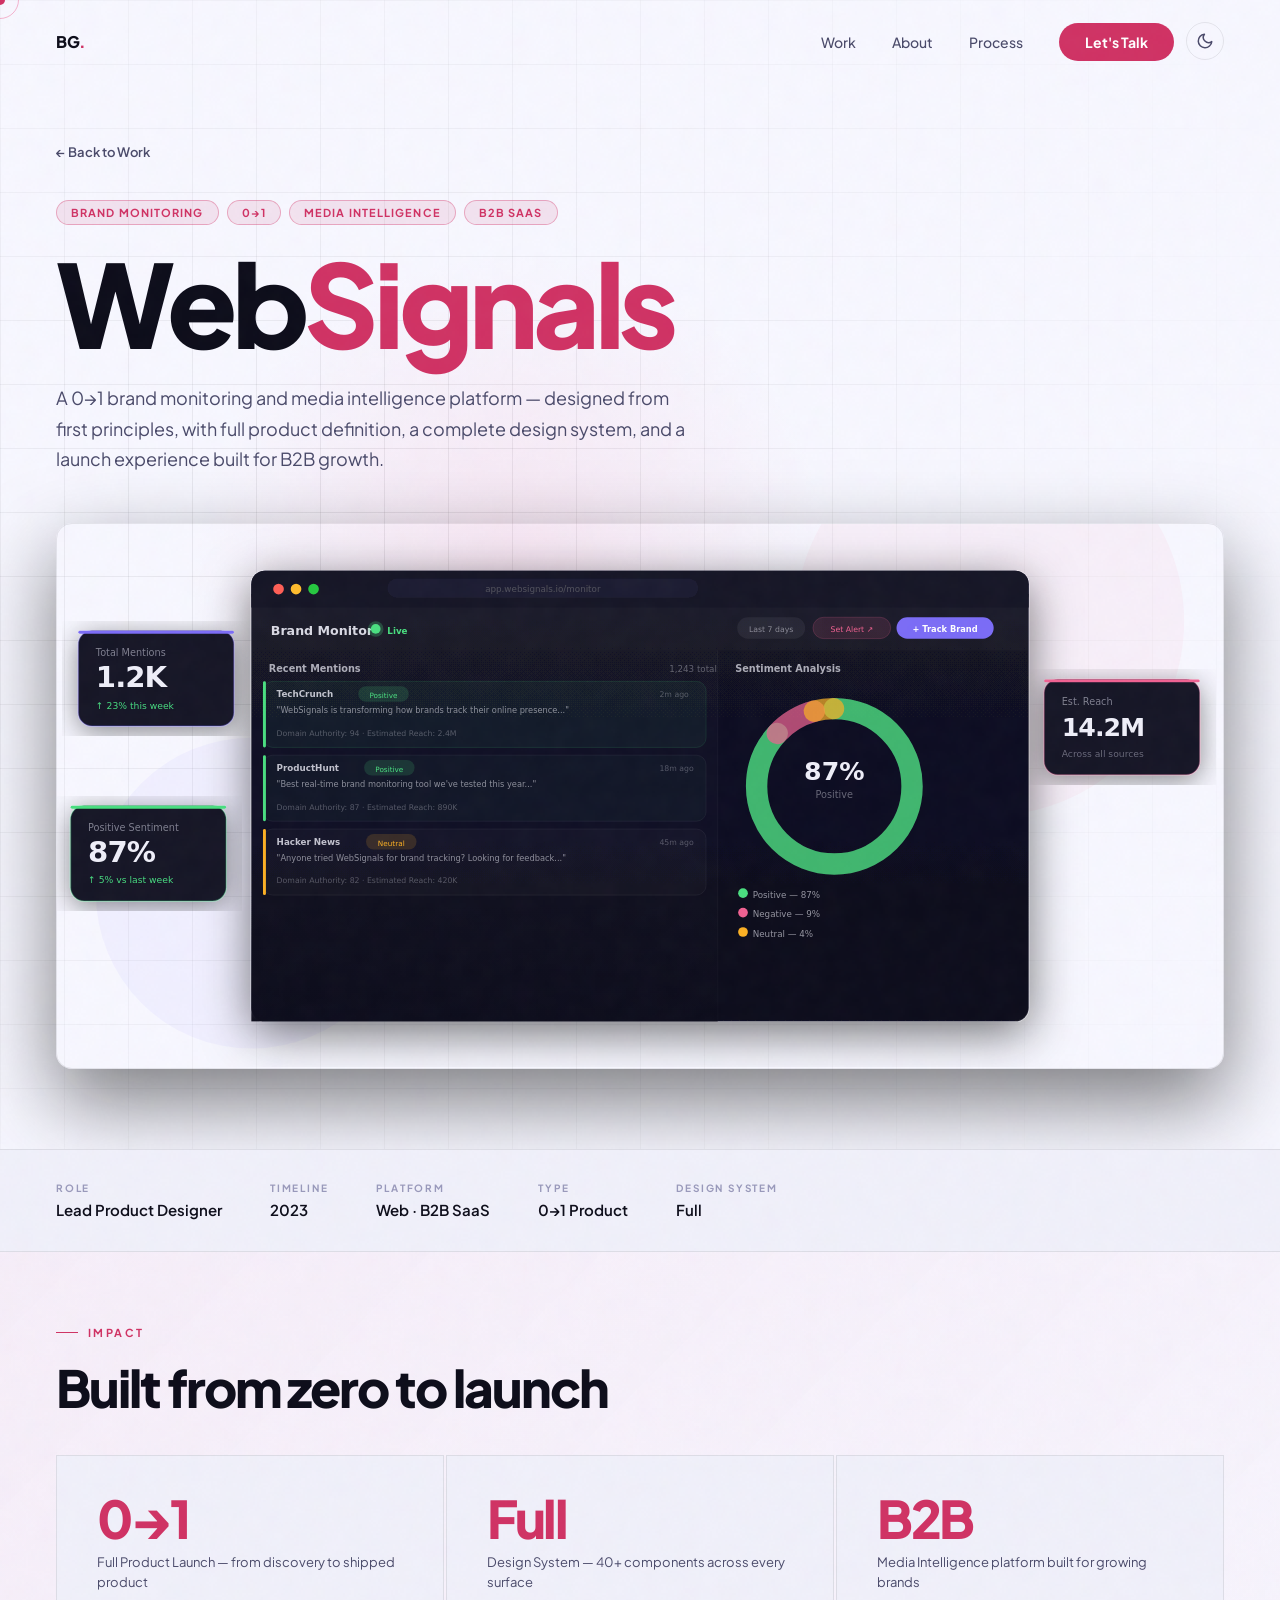
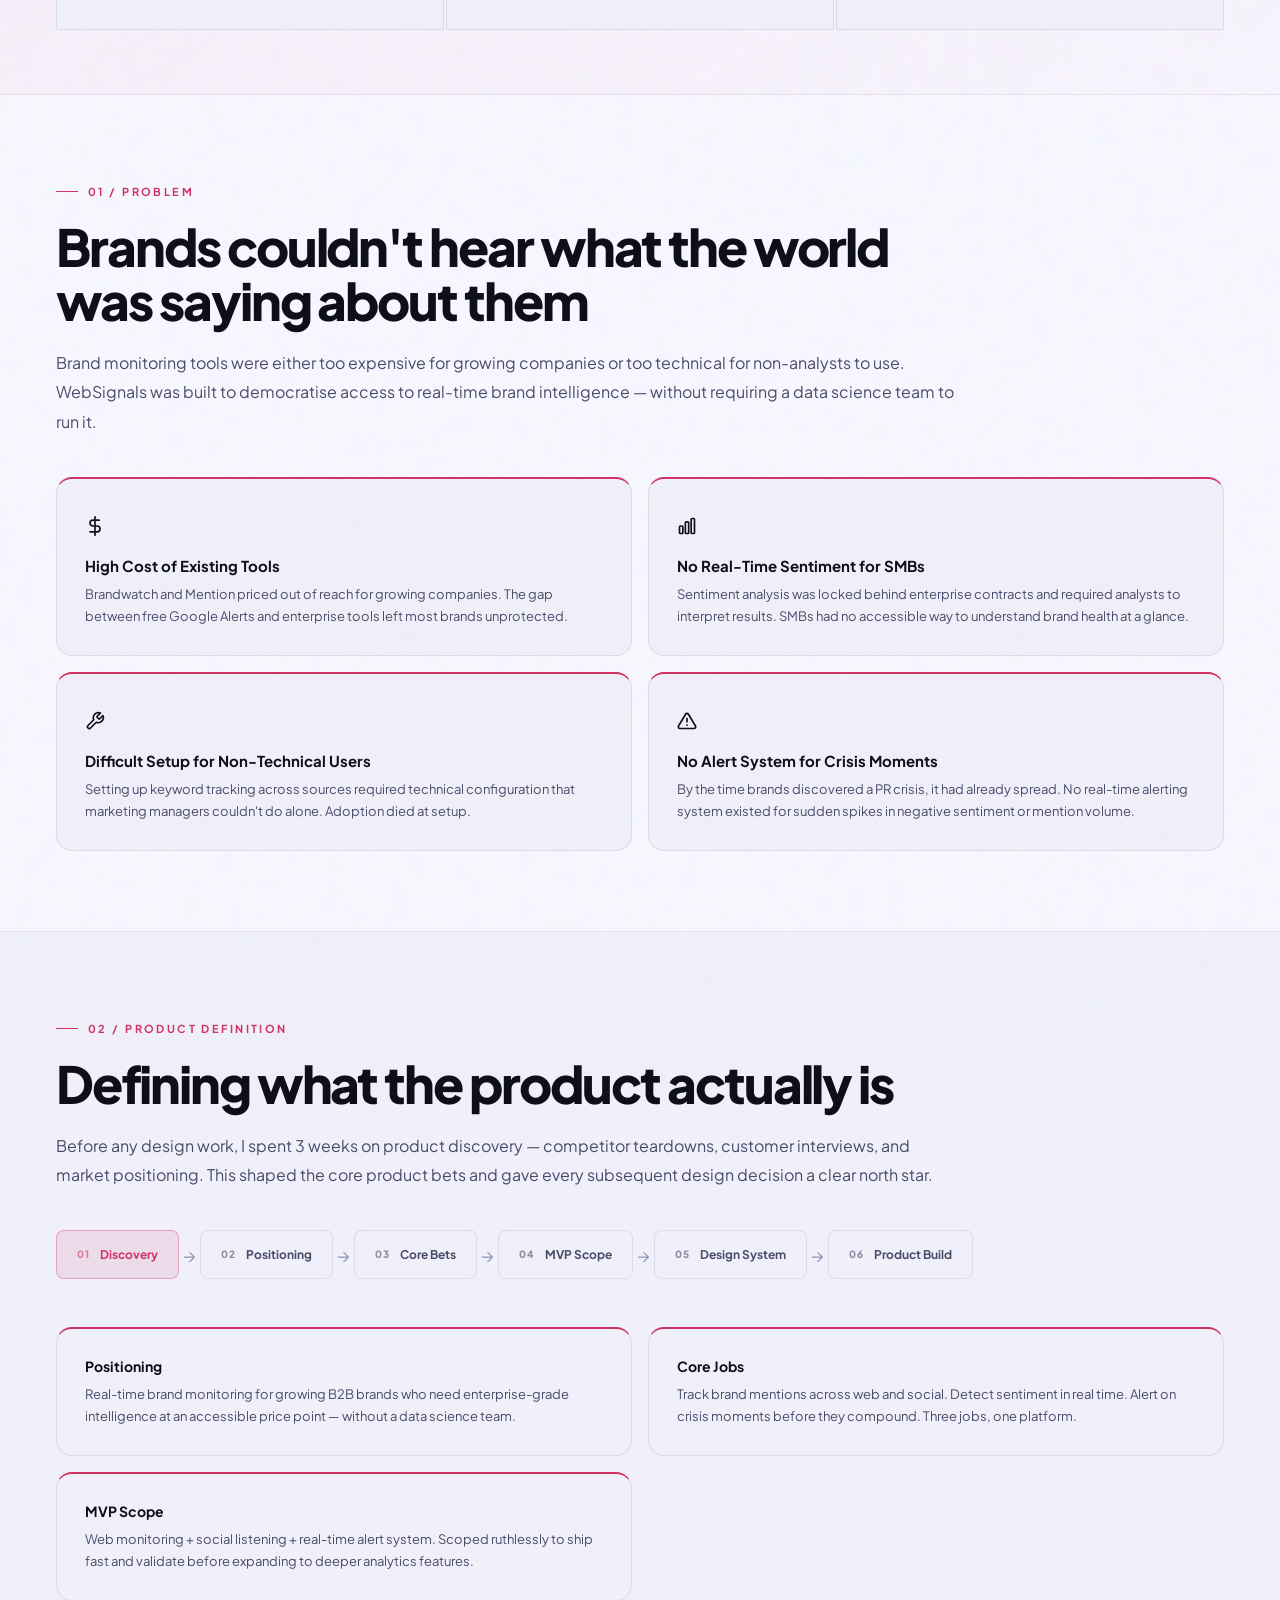
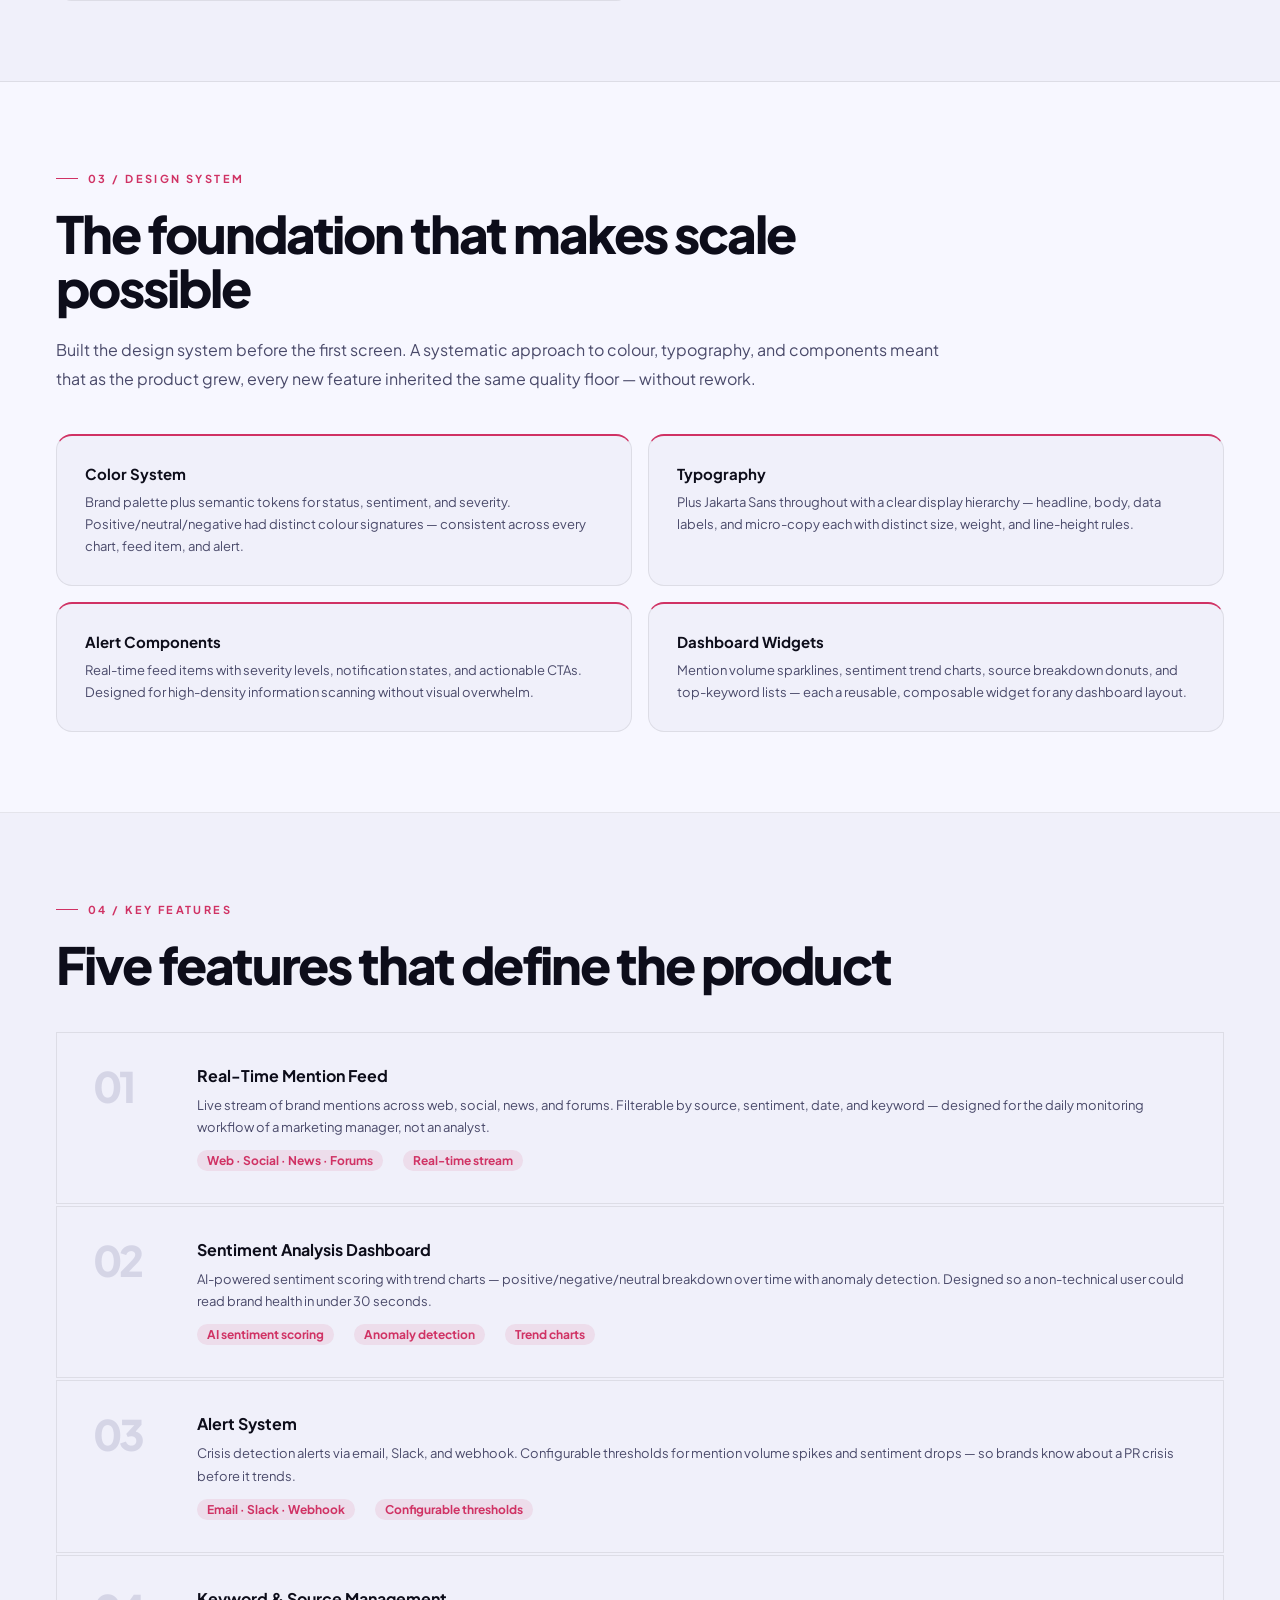
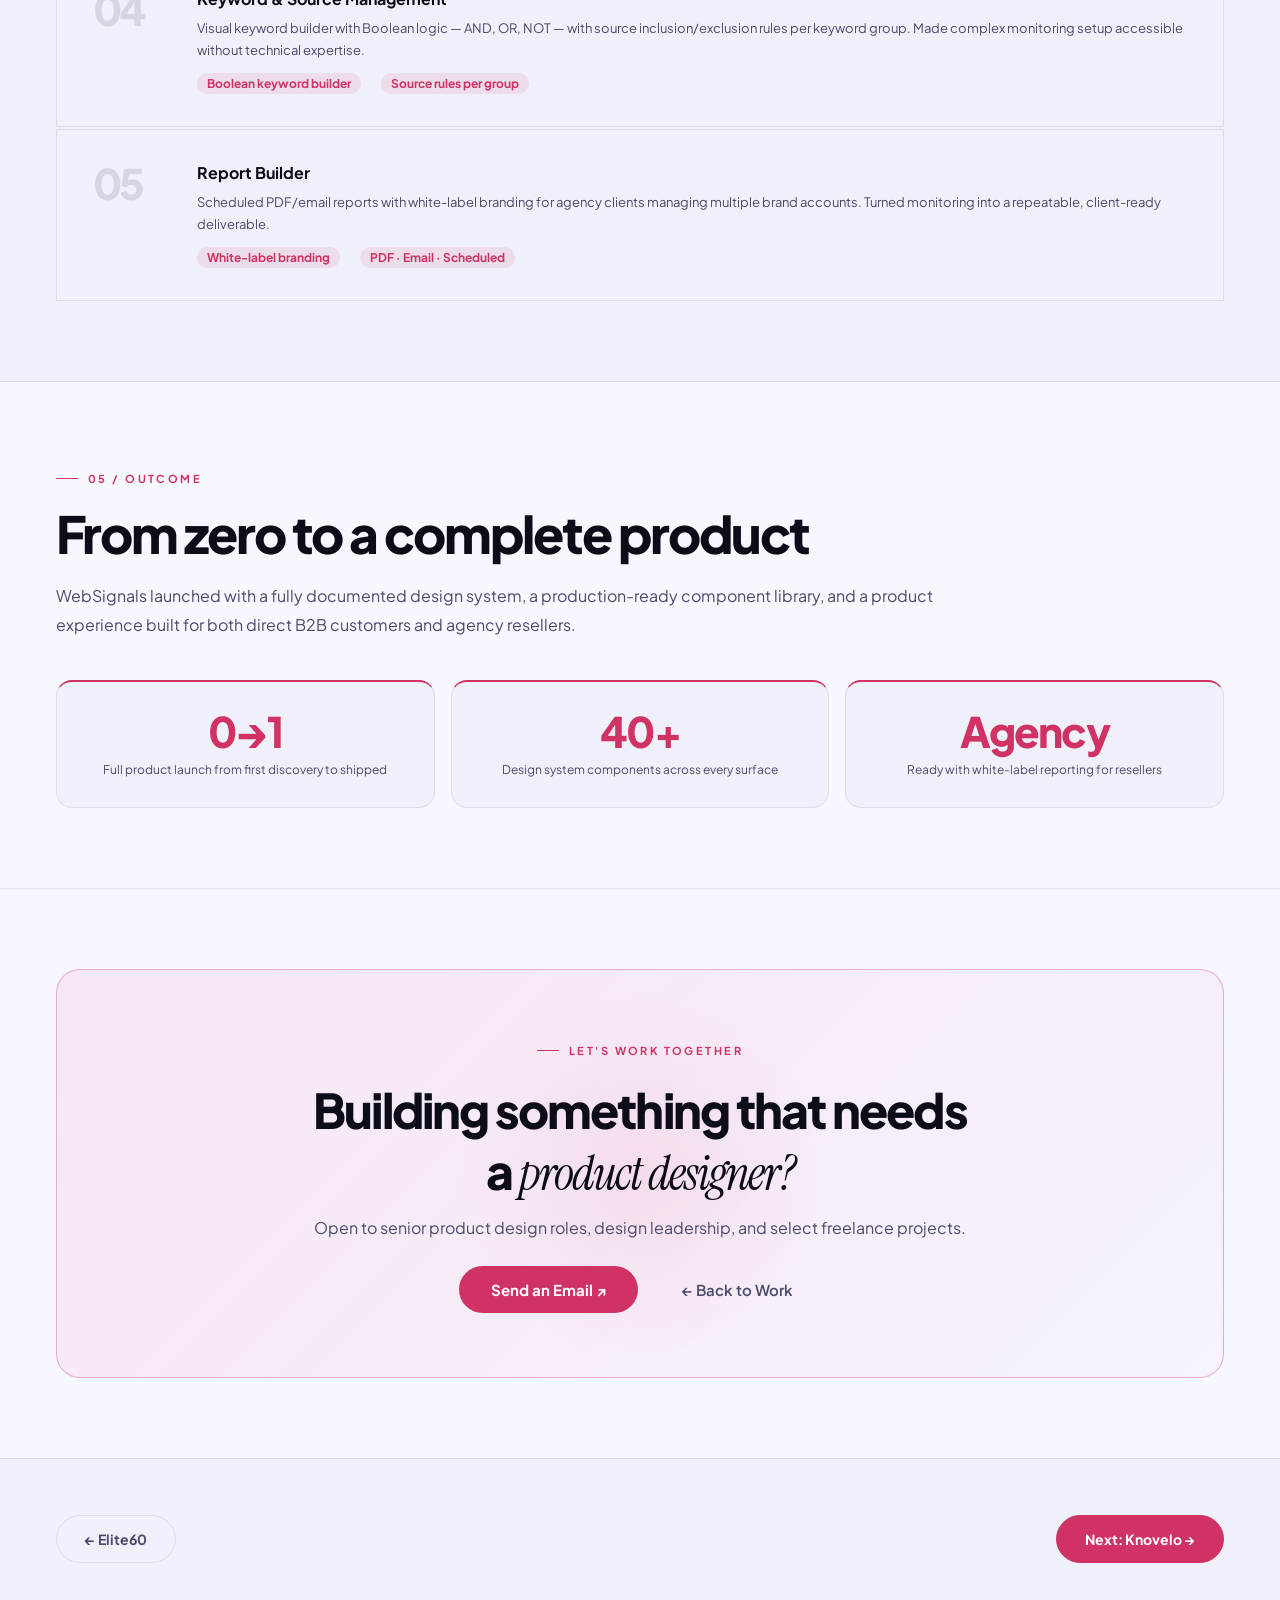
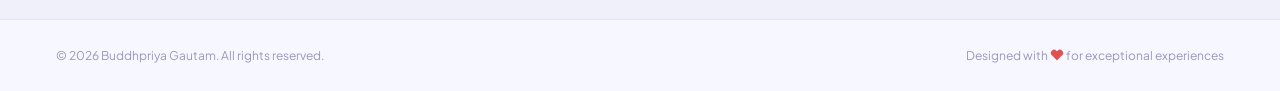
<file: websignals.html>
<!DOCTYPE html>
<html lang="en">
<head>
  <meta charset="UTF-8">
  <meta name="viewport" content="width=device-width, initial-scale=1.0">
  <title>WebSignals Case Study — Buddhpriya Gautam</title>
  <meta name="description" content="0→1 brand monitoring platform — full product definition and design system.">
  <link rel="manifest" href="/manifest.json">
  <meta name="theme-color" content="#F06292">
  <link rel="apple-touch-icon" href="/icons/apple-touch-icon.png">
  <link rel="icon" type="image/svg+xml" href="/favicon.svg">
  <link rel="icon" type="image/png" sizes="32x32" href="/icons/icon-32.png">
  <link rel="icon" type="image/png" sizes="192x192" href="/icons/icon-192.png">
  <script>(function(){var t=localStorage.getItem('theme')||(window.matchMedia('(prefers-color-scheme: light)').matches?'light':'dark');document.documentElement.setAttribute('data-theme',t);})();</script>
  <link rel="preconnect" href="https://fonts.googleapis.com">
  <link rel="preconnect" href="https://fonts.gstatic.com" crossorigin>
  <link href="https://fonts.googleapis.com/css2?family=Plus+Jakarta+Sans:ital,wght@0,300;0,400;0,500;0,600;0,700;0,800;1,400&family=Instrument+Serif:ital@0;1&display=swap" rel="stylesheet">
  <style>
    *, *::before, *::after { box-sizing: border-box; margin: 0; padding: 0; }
    :root {
      --bg:#07070F; --bg2:#0D0D1C; --bg3:#131326;
      --border:rgba(255,255,255,0.07); --border-hi:rgba(240,98,146,0.3);
      --accent:#F06292; --accent-lo:rgba(240,98,146,0.12);
      --rose:#F06292; --green:#4ADE80; --amber:#FBB024;
      --text:#EEEEF8; --text2:#8888AA; --text3:#3E3E60;
      --r:16px; --r-sm:8px;
      --nav-scrolled-bg:rgba(7,7,15,.85); --nav-mobile-bg:rgba(7,7,15,.97);
    }
    @media (prefers-color-scheme: light) {
      :root:not([data-theme="dark"]) {
        --bg:#F7F7FF; --bg2:#F0F0FA; --bg3:#E8E8F5;
        --border:rgba(0,0,0,0.08); --border-hi:rgba(208,50,100,0.35);
        --accent:#D03264; --accent-lo:rgba(208,50,100,0.10);
        --text:#0D0D1A; --text2:#4A4A6A; --text3:#9999BB;
        --nav-scrolled-bg:rgba(247,247,255,.92); --nav-mobile-bg:rgba(247,247,255,.98);
      }
    }
    [data-theme="light"] {
      --bg:#F7F7FF; --bg2:#F0F0FA; --bg3:#E8E8F5;
      --border:rgba(0,0,0,0.08); --border-hi:rgba(208,50,100,0.35);
      --accent:#D03264; --accent-lo:rgba(208,50,100,0.10);
      --text:#0D0D1A; --text2:#4A4A6A; --text3:#9999BB;
      --nav-scrolled-bg:rgba(247,247,255,.92); --nav-mobile-bg:rgba(247,247,255,.98);
    }
    html { scroll-behavior:smooth; scrollbar-width:thin; scrollbar-color:var(--accent) var(--bg); }
    ::-webkit-scrollbar { width:3px; }
    ::-webkit-scrollbar-track { background:var(--bg); }
    ::-webkit-scrollbar-thumb { background:var(--accent); border-radius:2px; }
    body { background:var(--bg); color:var(--text); font-family:'Plus Jakarta Sans',sans-serif; overflow-x:hidden; cursor:none; }

    .grain { position:fixed; inset:-200%; width:500%; height:500%; pointer-events:none; z-index:9997; opacity:.028;
      background-image:url("data:image/svg+xml,%3Csvg viewBox='0 0 256 256' xmlns='http://www.w3.org/2000/svg'%3E%3Cfilter id='n'%3E%3CfeTurbulence type='fractalNoise' baseFrequency='0.85' numOctaves='4' stitchTiles='stitch'/%3E%3C/filter%3E%3Crect width='100%25' height='100%25' filter='url(%23n)'/%3E%3C/svg%3E");
      animation:grain .4s steps(1) infinite; }
    @keyframes grain {
      0%{transform:translate(0,0);} 10%{transform:translate(-2%,-3%);} 20%{transform:translate(1%,2%);}
      30%{transform:translate(-3%,1%);} 40%{transform:translate(2%,-1%);} 50%{transform:translate(-1%,3%);}
      60%{transform:translate(3%,-2%);} 70%{transform:translate(-2%,2%);} 80%{transform:translate(1%,-3%);} 90%{transform:translate(-3%,-1%);}
    }
    #scroll-bar { position:fixed; top:0; left:0; height:2px; width:0%; background:linear-gradient(90deg,var(--accent),#FF8FAB); z-index:1000; transition:width .08s; }
    #cur,#cur-f { position:fixed; top:0; left:0; border-radius:50%; pointer-events:none; z-index:9999; transform:translate(-50%,-50%); }
    #cur { width:10px; height:10px; background:var(--accent); transition:width .25s,height .25s,background .25s; }
    #cur-f { width:38px; height:38px; border:1px solid rgba(240,98,146,.45); z-index:9998; transition:width .3s,height .3s,opacity .3s; }
    #cur.h { width:6px; height:6px; background:var(--green); }
    #cur-f.h { width:56px; height:56px; opacity:.5; border-color:var(--green); }

    nav { position:fixed; top:0; left:0; right:0; z-index:100; padding:22px 56px; display:flex; align-items:center; justify-content:space-between; transition:background .3s,backdrop-filter .3s; }
    nav.scrolled { background:var(--nav-scrolled-bg); backdrop-filter:blur(24px); border-bottom:1px solid var(--border); }
    .nav-logo { font-size:16px; font-weight:800; letter-spacing:-.03em; text-decoration:none; color:var(--text); }
    .nav-logo em { color:var(--accent); font-style:normal; }
    .nav-right { display:flex; align-items:center; gap:12px; }
    .nav-links { display:flex; align-items:center; gap:36px; list-style:none; }
    .nav-links a { font-size:14px; font-weight:500; color:var(--text2); text-decoration:none; transition:color .2s; position:relative; }
    .nav-links a::after { content:''; position:absolute; bottom:-3px; left:0; width:0; height:1px; background:var(--accent); transition:width .3s; }
    .nav-links a:hover { color:var(--text); }
    .nav-links a:hover::after { width:100%; }
    .nav-cta { padding:10px 26px !important; background:var(--accent) !important; color:#fff !important; border-radius:100px !important; font-weight:700 !important; }
    .nav-cta::after { display:none !important; }
    .theme-toggle { background:none; border:1px solid var(--border); color:var(--text2); width:38px; height:38px; border-radius:50%; cursor:pointer; display:flex; align-items:center; justify-content:center; flex-shrink:0; transition:color .2s,border-color .2s,background .2s; }
    .theme-toggle:hover { color:var(--text); border-color:var(--border-hi); background:var(--accent-lo); }
    .theme-toggle svg { display:block; }
    .nav-burger { display:none; flex-direction:column; justify-content:center; align-items:center; gap:5px; width:40px; height:40px; background:none; border:none; cursor:pointer; padding:4px; z-index:200; }
    .nav-burger span { display:block; width:22px; height:1.5px; background:var(--text); transition:transform .3s,opacity .3s; transform-origin:center; }
    .nav-burger.open span:nth-child(1){ transform:translateY(6.5px) rotate(45deg); }
    .nav-burger.open span:nth-child(2){ opacity:0; }
    .nav-burger.open span:nth-child(3){ transform:translateY(-6.5px) rotate(-45deg); }

    .rv { opacity:0; transform:translateY(28px); transition:opacity .85s cubic-bezier(.16,1,.3,1),transform .85s cubic-bezier(.16,1,.3,1); }
    .rv.in { opacity:1; transform:translateY(0); }
    .d1{transition-delay:.1s;} .d2{transition-delay:.2s;} .d3{transition-delay:.32s;}
    .tag { display:inline-flex; align-items:center; gap:10px; font-size:11px; font-weight:700; letter-spacing:.22em; text-transform:uppercase; color:var(--accent); margin-bottom:22px; }
    .tag::before { content:''; width:22px; height:1px; background:var(--accent); }
    .serif { font-family:'Instrument Serif',serif; font-weight:400; font-style:italic; }

    /* ─── HERO ─── */
    .cs-hero { min-height:72vh; padding:140px 56px 80px; position:relative; overflow:hidden; display:flex; flex-direction:column; justify-content:flex-end; }
    .cs-hero-bg { position:absolute; inset:0; background-image:linear-gradient(var(--border) 1px,transparent 1px),linear-gradient(90deg,var(--border) 1px,transparent 1px); background-size:64px 64px; mask-image:radial-gradient(ellipse 80% 80% at 30% 50%,black,transparent); }
    .cs-hero-glow { position:absolute; width:700px; height:700px; background:radial-gradient(circle,rgba(240,98,146,.12) 0%,transparent 65%); top:50%; left:40%; transform:translate(-50%,-50%); pointer-events:none; }
    .cs-back { display:inline-flex; align-items:center; gap:8px; font-size:13px; font-weight:600; color:var(--text2); text-decoration:none; margin-bottom:40px; transition:color .2s; position:relative; z-index:1; }
    .cs-back:hover { color:var(--accent); }
    .cs-hero-inner { position:relative; z-index:1; }
    .cs-chips { display:flex; gap:8px; flex-wrap:wrap; margin-bottom:24px; }
    .cs-chip { padding:5px 14px; background:var(--accent-lo); border:1px solid var(--border-hi); border-radius:100px; font-size:11px; font-weight:700; letter-spacing:.1em; text-transform:uppercase; color:var(--accent); }
    .cs-title { font-size:clamp(64px,9vw,120px); font-weight:800; line-height:.92; letter-spacing:-.045em; margin-bottom:28px; }
    .cs-tagline { font-size:18px; line-height:1.7; color:var(--text2); max-width:640px; }
    .cs-tagline strong { color:var(--text); }
    .cs-hero-img { position:relative; z-index:1; margin-top:48px; border-radius:var(--r); overflow:hidden; border:1px solid var(--border); box-shadow:0 32px 80px rgba(0,0,0,0.5); }
    .cs-hero-img img { width:100%; display:block; }
    @media(max-width:768px){ .cs-hero-img { margin-top:32px; } }

    /* ─── META BAR ─── */
    .cs-meta-bar { background:var(--bg2); border-top:1px solid var(--border); border-bottom:1px solid var(--border); padding:32px 56px; display:flex; gap:48px; flex-wrap:wrap; }
    .cs-meta-label { font-size:10px; font-weight:700; letter-spacing:.18em; text-transform:uppercase; color:var(--text3); margin-bottom:6px; }
    .cs-meta-val { font-size:15px; font-weight:600; color:var(--text); }

    /* ─── IMPACT STATS ─── */
    .impact-bar { padding:64px 56px; background:linear-gradient(135deg,rgba(240,98,146,.06),rgba(240,98,146,.02)); border-bottom:1px solid var(--border); }
    .impact-grid { display:grid; grid-template-columns:repeat(3,1fr); gap:2px; margin-top:40px; }
    .impact-c { background:var(--bg2); border:1px solid var(--border); padding:36px 40px; }
    .impact-n { font-size:52px; font-weight:800; letter-spacing:-.045em; color:var(--accent); line-height:1; margin-bottom:8px; }
    .impact-l { font-size:13px; color:var(--text2); line-height:1.6; }

    /* ─── CONTENT SECTIONS ─── */
    .cs-sec { padding:80px 56px; border-bottom:1px solid var(--border); }
    .cs-sec:last-of-type { border-bottom:none; }
    .cs-sec-inner { max-width:900px; }
    .cs-h2 { font-size:clamp(32px,4vw,52px); font-weight:800; letter-spacing:-.04em; line-height:1.05; margin-bottom:20px; }
    .cs-p { font-size:16px; line-height:1.85; color:var(--text2); margin-bottom:20px; }
    .cs-p strong { color:var(--text); }
    .cs-p:last-child { margin-bottom:0; }

    /* Pain points grid */
    .pain-grid { display:grid; grid-template-columns:repeat(2,1fr); gap:16px; margin-top:40px; }
    .pain-c { background:var(--bg2); border:1px solid var(--border); border-radius:var(--r); padding:28px; border-top:2px solid var(--accent); transition:border-color .3s; }
    .pain-c:hover { border-color:var(--border-hi); }
    .pain-ic { font-size:28px; margin-bottom:14px; }
    .pain-t { font-size:15px; font-weight:700; margin-bottom:8px; }
    .pain-p { font-size:13px; color:var(--text2); line-height:1.7; }

    /* Solution flow */
    .flow { display:flex; gap:0; margin-top:40px; overflow-x:auto; padding-bottom:8px; }
    .flow-step { background:var(--bg2); border:1px solid var(--border); border-radius:var(--r-sm); padding:16px 20px; white-space:nowrap; font-size:12px; font-weight:700; color:var(--text2); display:flex; align-items:center; gap:10px; flex-shrink:0; }
    .flow-step.on { background:var(--accent-lo); border-color:var(--border-hi); color:var(--accent); }
    .flow-arrow { color:var(--text3); font-size:18px; display:flex; align-items:center; padding:0 4px; flex-shrink:0; }
    .flow-num { font-size:10px; font-weight:800; letter-spacing:.1em; opacity:.6; }

    /* Solution grid */
    .sol-grid { display:grid; grid-template-columns:repeat(2,1fr); gap:16px; margin-top:40px; }
    .sol-c { background:var(--bg2); border:1px solid var(--border); border-radius:var(--r); padding:28px; border-top:2px solid var(--accent); }
    .sol-t { font-size:14px; font-weight:700; margin-bottom:8px; color:var(--text); }
    .sol-p { font-size:13px; color:var(--text2); line-height:1.7; }

    /* Initiatives */
    .init-list { margin-top:40px; display:flex; flex-direction:column; gap:2px; }
    .init-c { background:var(--bg2); border:1px solid var(--border); padding:32px 36px; display:grid; grid-template-columns:80px 1fr; gap:24px; align-items:start; transition:border-color .3s,background .3s; }
    .init-c:hover { border-color:var(--border-hi); background:rgba(240,98,146,.03); }
    .init-n { font-size:42px; font-weight:800; letter-spacing:-.06em; color:var(--text3); opacity:.3; line-height:1; }
    .init-t { font-size:16px; font-weight:700; margin-bottom:8px; }
    .init-p { font-size:13px; color:var(--text2); line-height:1.7; }
    .init-stats { display:flex; gap:20px; flex-wrap:wrap; margin-top:12px; }
    .init-stat { font-size:12px; color:var(--accent); font-weight:700; background:var(--accent-lo); padding:3px 10px; border-radius:100px; }

    /* UX Principles / System cards */
    .ux-grid { display:grid; grid-template-columns:repeat(2,1fr); gap:16px; margin-top:40px; }
    .ux-c { background:var(--bg2); border:1px solid var(--border); border-radius:var(--r); padding:28px; border-top:2px solid var(--accent); }
    .ux-t { font-size:15px; font-weight:700; margin-bottom:8px; }
    .ux-p { font-size:13px; color:var(--text2); line-height:1.7; }

    /* Impact metrics */
    .imp-grid { display:grid; grid-template-columns:repeat(3,1fr); gap:16px; margin-top:40px; }
    .imp-c { background:var(--bg2); border:1px solid var(--border); border-radius:var(--r); padding:28px; text-align:center; transition:border-color .3s,transform .3s; border-top:2px solid var(--accent); }
    .imp-c:hover { border-color:var(--border-hi); transform:translateY(-3px); }
    .imp-n { font-size:42px; font-weight:800; letter-spacing:-.04em; color:var(--accent); line-height:1; margin-bottom:8px; }
    .imp-l { font-size:12px; color:var(--text2); line-height:1.6; }

    /* ─── NAV FOOTER ─── */
    .cs-nav-footer { padding:56px; background:var(--bg2); border-top:1px solid var(--border); display:flex; align-items:center; justify-content:space-between; gap:24px; }
    .cs-nav-btn { display:inline-flex; align-items:center; gap:10px; padding:14px 28px; border:1px solid var(--border); border-radius:100px; font-size:14px; font-weight:700; color:var(--text2); text-decoration:none; transition:all .2s; }
    .cs-nav-btn:hover { border-color:var(--border-hi); color:var(--text); background:var(--accent-lo); }
    .cs-nav-btn.primary { background:var(--accent); color:#fff; border-color:var(--accent); }
    .cs-nav-btn.primary:hover { opacity:.88; }

    /* ─── CTA ─── */
    .cta-sec { padding:80px 56px; text-align:center; }
    .cta-wrap { background:linear-gradient(135deg,rgba(240,98,146,.1),rgba(240,98,146,.03)); border:1px solid var(--border-hi); border-radius:24px; padding:64px; position:relative; overflow:hidden; }
    .cta-glow { position:absolute; width:400px; height:400px; background:radial-gradient(circle,rgba(240,98,146,.12) 0%,transparent 65%); top:50%; left:50%; transform:translate(-50%,-50%); pointer-events:none; }
    .cta-t { font-size:clamp(28px,4vw,48px); font-weight:800; letter-spacing:-.04em; margin-bottom:12px; position:relative; z-index:1; }
    .cta-p { font-size:16px; color:var(--text2); margin-bottom:28px; position:relative; z-index:1; }
    .cta-btns { display:flex; align-items:center; justify-content:center; gap:16px; position:relative; z-index:1; }
    .btn-p { padding:14px 32px; background:var(--accent); color:#fff; border-radius:100px; font-size:15px; font-weight:700; text-decoration:none; display:inline-flex; align-items:center; gap:8px; transition:transform .2s,box-shadow .2s; }
    .btn-p:hover { transform:translateY(-2px); box-shadow:0 14px 36px rgba(240,98,146,.4); }
    .btn-g { padding:14px 28px; color:var(--text2); border-radius:100px; font-size:15px; font-weight:600; text-decoration:none; transition:color .2s; }
    .btn-g:hover { color:var(--accent); }

    footer { border-top:1px solid var(--border); padding:28px 56px; display:flex; align-items:center; justify-content:space-between; }
    .fc { font-size:12px; color:var(--text3); }
    .fc em { color:var(--accent); font-style:normal; }

    @media (max-width:768px) {
      #cur,#cur-f { display:none; } body { cursor:auto; }
      nav { padding:18px 24px; }
      .nav-burger { display:flex; }
      .nav-links { position:fixed; top:0; left:0; right:0; bottom:0; background:var(--nav-mobile-bg); backdrop-filter:blur(24px); flex-direction:column; align-items:center; justify-content:center; gap:40px; z-index:150; transform:translateX(100%); transition:transform .4s cubic-bezier(.16,1,.3,1); pointer-events:none; }
      .nav-links.open { transform:translateX(0); pointer-events:all; }
      .nav-links a { font-size:22px; font-weight:700; color:var(--text); }
      .cs-hero { padding:120px 24px 60px; min-height:auto; }
      .cs-meta-bar { padding:24px; gap:24px; }
      .impact-bar { padding:48px 24px; }
      .impact-grid { grid-template-columns:1fr 1fr; }
      .cs-sec { padding:56px 24px; }
      .pain-grid,.sol-grid,.ux-grid { grid-template-columns:1fr; }
      .imp-grid { grid-template-columns:1fr 1fr; }
      .init-c { grid-template-columns:1fr; gap:8px; padding:24px; }
      .cs-nav-footer { padding:32px 24px; flex-direction:column; }
      .cta-sec { padding:56px 24px; }
      .cta-wrap { padding:40px 24px; }
      .cta-btns { flex-direction:column; }
      footer { padding:24px; flex-direction:column; gap:8px; text-align:center; }
    }
  </style>
</head>
<body>

  <div class="grain"></div>
  <div id="scroll-bar"></div>
  <div id="cur"></div>
  <div id="cur-f"></div>

  <nav id="nav">
    <a href="/" class="nav-logo">BG<em>.</em></a>
    <div class="nav-right">
      <ul class="nav-links" id="nav-links">
      <li><a href="/work.html">Work</a></li>
      <li><a href="/about.html">About</a></li>
      <li><a href="/#process">Process</a></li>
      <li><a href="/#contact" class="nav-cta">Let's Talk</a></li>
    </ul>
    <button class="theme-toggle" id="theme-toggle" aria-label="Toggle theme"></button>
    <button class="nav-burger" id="nav-burger" aria-label="Toggle menu">
      <span></span><span></span><span></span>
    </button>
    </div>
  </nav>

  <!-- HERO -->
  <div class="cs-hero">
    <div class="cs-hero-bg"></div>
    <div class="cs-hero-glow"></div>
    <div class="cs-hero-inner">
      <a href="/work.html" class="cs-back rv">← Back to Work</a>
      <div class="cs-chips rv d1">
        <span class="cs-chip">Brand Monitoring</span>
        <span class="cs-chip">0→1</span>
        <span class="cs-chip">Media Intelligence</span>
        <span class="cs-chip">B2B SaaS</span>
      </div>
      <h1 class="cs-title rv d2">Web<span style="color:var(--accent)">Signals</span></h1>
      <p class="cs-tagline rv d3">
        A 0→1 brand monitoring and media intelligence platform — designed from first principles, with full product definition, a complete design system, and a launch experience built for B2B growth.
      </p>
      <div class="cs-hero-img rv d3">
        <img src="/images/hero-websignals.svg" alt="WebSignals brand monitoring UI mockup" loading="eager"/>
      </div>
    </div>
  </div>

  <!-- META BAR -->
  <div class="cs-meta-bar">
    <div class="cs-meta-item"><div class="cs-meta-label">Role</div><div class="cs-meta-val">Lead Product Designer</div></div>
    <div class="cs-meta-item"><div class="cs-meta-label">Timeline</div><div class="cs-meta-val">2023</div></div>
    <div class="cs-meta-item"><div class="cs-meta-label">Platform</div><div class="cs-meta-val">Web · B2B SaaS</div></div>
    <div class="cs-meta-item"><div class="cs-meta-label">Type</div><div class="cs-meta-val">0→1 Product</div></div>
    <div class="cs-meta-item"><div class="cs-meta-label">Design System</div><div class="cs-meta-val">Full</div></div>
  </div>

  <!-- IMPACT BAR -->
  <div class="impact-bar">
    <div class="tag rv">Impact</div>
    <h2 class="cs-h2 rv d1">Built from zero to launch</h2>
    <div class="impact-grid">
      <div class="impact-c rv"><div class="impact-n">0→1</div><div class="impact-l">Full Product Launch — from discovery to shipped product</div></div>
      <div class="impact-c rv d1"><div class="impact-n">Full</div><div class="impact-l">Design System — 40+ components across every surface</div></div>
      <div class="impact-c rv d2"><div class="impact-n">B2B</div><div class="impact-l">Media Intelligence platform built for growing brands</div></div>
    </div>
  </div>

  <!-- 01 PROBLEM -->
  <section class="cs-sec">
    <div class="cs-sec-inner">
      <div class="tag rv">01 / Problem</div>
      <h2 class="cs-h2 rv d1">Brands couldn't hear what the world was saying about them</h2>
      <p class="cs-p rv d2">Brand monitoring tools were either too expensive for growing companies or too technical for non-analysts to use. WebSignals was built to democratise access to real-time brand intelligence — without requiring a data science team to run it.</p>
    </div>
    <div class="pain-grid">
      <div class="pain-c rv">
        <div class="pain-ic"><svg width="20" height="20" viewBox="0 0 24 24" fill="none" stroke="currentColor" stroke-width="2" stroke-linecap="round" stroke-linejoin="round"><line x1="12" y1="1" x2="12" y2="23"/><path d="M17 5H9.5a3.5 3.5 0 0 0 0 7h5a3.5 3.5 0 0 1 0 7H6"/></svg></div>
        <div class="pain-t">High Cost of Existing Tools</div>
        <div class="pain-p">Brandwatch and Mention priced out of reach for growing companies. The gap between free Google Alerts and enterprise tools left most brands unprotected.</div>
      </div>
      <div class="pain-c rv d1">
        <div class="pain-ic"><svg width="20" height="20" viewBox="0 0 24 24" fill="none" stroke="currentColor" stroke-width="2" stroke-linecap="round" stroke-linejoin="round"><rect x="3" y="12" width="4" height="9" rx="1"/><rect x="10" y="7" width="4" height="14" rx="1"/><rect x="17" y="3" width="4" height="18" rx="1"/></svg></div>
        <div class="pain-t">No Real-Time Sentiment for SMBs</div>
        <div class="pain-p">Sentiment analysis was locked behind enterprise contracts and required analysts to interpret results. SMBs had no accessible way to understand brand health at a glance.</div>
      </div>
      <div class="pain-c rv d2">
        <div class="pain-ic"><svg width="20" height="20" viewBox="0 0 24 24" fill="none" stroke="currentColor" stroke-width="2" stroke-linecap="round" stroke-linejoin="round"><path d="M14.7 6.3a1 1 0 0 0 0 1.4l1.6 1.6a1 1 0 0 0 1.4 0l3.77-3.77a6 6 0 0 1-7.94 7.94l-6.91 6.91a2.12 2.12 0 0 1-3-3l6.91-6.91a6 6 0 0 1 7.94-7.94l-3.76 3.76z"/></svg></div>
        <div class="pain-t">Difficult Setup for Non-Technical Users</div>
        <div class="pain-p">Setting up keyword tracking across sources required technical configuration that marketing managers couldn't do alone. Adoption died at setup.</div>
      </div>
      <div class="pain-c rv d3">
        <div class="pain-ic"><svg width="20" height="20" viewBox="0 0 24 24" fill="none" stroke="currentColor" stroke-width="2" stroke-linecap="round" stroke-linejoin="round"><path d="M10.29 3.86L1.82 18a2 2 0 0 0 1.71 3h16.94a2 2 0 0 0 1.71-3L13.71 3.86a2 2 0 0 0-3.42 0z"/><line x1="12" y1="9" x2="12" y2="13"/><line x1="12" y1="17" x2="12.01" y2="17"/></svg></div>
        <div class="pain-t">No Alert System for Crisis Moments</div>
        <div class="pain-p">By the time brands discovered a PR crisis, it had already spread. No real-time alerting system existed for sudden spikes in negative sentiment or mention volume.</div>
      </div>
    </div>
  </section>

  <!-- 02 PRODUCT DEFINITION -->
  <section class="cs-sec" style="background:var(--bg2)">
    <div class="cs-sec-inner">
      <div class="tag rv">02 / Product Definition</div>
      <h2 class="cs-h2 rv d1">Defining what the product actually is</h2>
      <p class="cs-p rv d2">Before any design work, I spent 3 weeks on product discovery — competitor teardowns, customer interviews, and market positioning. This shaped the core product bets and gave every subsequent design decision a clear north star.</p>
    </div>
    <div class="flow rv d2">
      <div class="flow-step on"><span class="flow-num">01</span> Discovery</div>
      <div class="flow-arrow">→</div>
      <div class="flow-step"><span class="flow-num">02</span> Positioning</div>
      <div class="flow-arrow">→</div>
      <div class="flow-step"><span class="flow-num">03</span> Core Bets</div>
      <div class="flow-arrow">→</div>
      <div class="flow-step"><span class="flow-num">04</span> MVP Scope</div>
      <div class="flow-arrow">→</div>
      <div class="flow-step"><span class="flow-num">05</span> Design System</div>
      <div class="flow-arrow">→</div>
      <div class="flow-step"><span class="flow-num">06</span> Product Build</div>
    </div>
    <div class="sol-grid">
      <div class="sol-c rv">
        <div class="sol-t">Positioning</div>
        <div class="sol-p">Real-time brand monitoring for growing B2B brands who need enterprise-grade intelligence at an accessible price point — without a data science team.</div>
      </div>
      <div class="sol-c rv d1">
        <div class="sol-t">Core Jobs</div>
        <div class="sol-p">Track brand mentions across web and social. Detect sentiment in real time. Alert on crisis moments before they compound. Three jobs, one platform.</div>
      </div>
      <div class="sol-c rv d2">
        <div class="sol-t">MVP Scope</div>
        <div class="sol-p">Web monitoring + social listening + real-time alert system. Scoped ruthlessly to ship fast and validate before expanding to deeper analytics features.</div>
      </div>
    </div>
  </section>

  <!-- 03 DESIGN SYSTEM -->
  <section class="cs-sec">
    <div class="cs-sec-inner">
      <div class="tag rv">03 / Design System</div>
      <h2 class="cs-h2 rv d1">The foundation that makes scale possible</h2>
      <p class="cs-p rv d2">Built the design system before the first screen. A systematic approach to colour, typography, and components meant that as the product grew, every new feature inherited the same quality floor — without rework.</p>
    </div>
    <div class="ux-grid">
      <div class="ux-c rv">
        <div class="ux-t">Color System</div>
        <div class="ux-p">Brand palette plus semantic tokens for status, sentiment, and severity. Positive/neutral/negative had distinct colour signatures — consistent across every chart, feed item, and alert.</div>
      </div>
      <div class="ux-c rv d1">
        <div class="ux-t">Typography</div>
        <div class="ux-p">Plus Jakarta Sans throughout with a clear display hierarchy — headline, body, data labels, and micro-copy each with distinct size, weight, and line-height rules.</div>
      </div>
      <div class="ux-c rv d2">
        <div class="ux-t">Alert Components</div>
        <div class="ux-p">Real-time feed items with severity levels, notification states, and actionable CTAs. Designed for high-density information scanning without visual overwhelm.</div>
      </div>
      <div class="ux-c rv d3">
        <div class="ux-t">Dashboard Widgets</div>
        <div class="ux-p">Mention volume sparklines, sentiment trend charts, source breakdown donuts, and top-keyword lists — each a reusable, composable widget for any dashboard layout.</div>
      </div>
    </div>
  </section>

  <!-- 04 KEY FEATURES -->
  <section class="cs-sec" style="background:var(--bg2)">
    <div class="cs-sec-inner">
      <div class="tag rv">04 / Key Features</div>
      <h2 class="cs-h2 rv d1">Five features that define the product</h2>
    </div>
    <div class="init-list">
      <div class="init-c rv">
        <div class="init-n">01</div>
        <div>
          <div class="init-t">Real-Time Mention Feed</div>
          <div class="init-p">Live stream of brand mentions across web, social, news, and forums. Filterable by source, sentiment, date, and keyword — designed for the daily monitoring workflow of a marketing manager, not an analyst.</div>
          <div class="init-stats"><span class="init-stat">Web · Social · News · Forums</span><span class="init-stat">Real-time stream</span></div>
        </div>
      </div>
      <div class="init-c rv">
        <div class="init-n">02</div>
        <div>
          <div class="init-t">Sentiment Analysis Dashboard</div>
          <div class="init-p">AI-powered sentiment scoring with trend charts — positive/negative/neutral breakdown over time with anomaly detection. Designed so a non-technical user could read brand health in under 30 seconds.</div>
          <div class="init-stats"><span class="init-stat">AI sentiment scoring</span><span class="init-stat">Anomaly detection</span><span class="init-stat">Trend charts</span></div>
        </div>
      </div>
      <div class="init-c rv">
        <div class="init-n">03</div>
        <div>
          <div class="init-t">Alert System</div>
          <div class="init-p">Crisis detection alerts via email, Slack, and webhook. Configurable thresholds for mention volume spikes and sentiment drops — so brands know about a PR crisis before it trends.</div>
          <div class="init-stats"><span class="init-stat">Email · Slack · Webhook</span><span class="init-stat">Configurable thresholds</span></div>
        </div>
      </div>
      <div class="init-c rv">
        <div class="init-n">04</div>
        <div>
          <div class="init-t">Keyword & Source Management</div>
          <div class="init-p">Visual keyword builder with Boolean logic — AND, OR, NOT — with source inclusion/exclusion rules per keyword group. Made complex monitoring setup accessible without technical expertise.</div>
          <div class="init-stats"><span class="init-stat">Boolean keyword builder</span><span class="init-stat">Source rules per group</span></div>
        </div>
      </div>
      <div class="init-c rv">
        <div class="init-n">05</div>
        <div>
          <div class="init-t">Report Builder</div>
          <div class="init-p">Scheduled PDF/email reports with white-label branding for agency clients managing multiple brand accounts. Turned monitoring into a repeatable, client-ready deliverable.</div>
          <div class="init-stats"><span class="init-stat">White-label branding</span><span class="init-stat">PDF · Email · Scheduled</span></div>
        </div>
      </div>
    </div>
  </section>

  <!-- 05 OUTCOME -->
  <section class="cs-sec">
    <div class="cs-sec-inner">
      <div class="tag rv">05 / Outcome</div>
      <h2 class="cs-h2 rv d1">From zero to a complete product</h2>
      <p class="cs-p rv d2">WebSignals launched with a fully documented design system, a production-ready component library, and a product experience built for both direct B2B customers and agency resellers.</p>
    </div>
    <div class="imp-grid">
      <div class="imp-c rv"><div class="imp-n">0→1</div><div class="imp-l">Full product launch from first discovery to shipped</div></div>
      <div class="imp-c rv d1"><div class="imp-n">40+</div><div class="imp-l">Design system components across every surface</div></div>
      <div class="imp-c rv d2"><div class="imp-n">Agency</div><div class="imp-l">Ready with white-label reporting for resellers</div></div>
    </div>
  </section>

  <!-- CTA -->
  <section class="cta-sec">
    <div class="cta-wrap rv">
      <div class="cta-glow"></div>
      <div class="tag" style="justify-content:center">Let's Work Together</div>
      <div class="cta-t">Building something that needs<br>a <span class="serif">product designer?</span></div>
      <p class="cta-p">Open to senior product design roles, design leadership, and select freelance projects.</p>
      <div class="cta-btns">
        <a href="mailto:buddhpriya93@gmail.com" class="btn-p">Send an Email ↗</a>
        <a href="/work.html" class="btn-g">← Back to Work</a>
      </div>
    </div>
  </section>

  <!-- NEXT PROJECT NAV -->
  <div class="cs-nav-footer">
    <a href="/elite60.html" class="cs-nav-btn">← Elite60</a>
    <a href="/knovelo.html" class="cs-nav-btn primary">Next: Knovelo →</a>
  </div>

  <footer>
    <div class="fc">© 2026 Buddhpriya Gautam. All rights reserved.</div>
    <div class="fc">Designed with <svg width="14" height="14" viewBox="0 0 24 24" fill="currentColor" stroke="none" style="vertical-align:-2px;color:#e05252"><path d="M20.84 4.61a5.5 5.5 0 0 0-7.78 0L12 5.67l-1.06-1.06a5.5 5.5 0 0 0-7.78 7.78l1.06 1.06L12 21.23l7.78-7.78 1.06-1.06a5.5 5.5 0 0 0 0-7.78z"/></svg> for exceptional experiences</div>
  </footer>

  <script>
    const cur=document.getElementById('cur'),curf=document.getElementById('cur-f');
    let mx=0,my=0,fx=0,fy=0;
    document.addEventListener('mousemove',e=>{mx=e.clientX;my=e.clientY;cur.style.left=mx+'px';cur.style.top=my+'px';});
    (function tick(){fx+=(mx-fx)*.11;fy+=(my-fy)*.11;curf.style.left=fx+'px';curf.style.top=fy+'px';requestAnimationFrame(tick);})();
    document.querySelectorAll('a,button,.pain-c,.sol-c,.ux-c,.imp-c,.init-c').forEach(el=>{
      el.addEventListener('mouseenter',()=>{cur.classList.add('h');curf.classList.add('h');});
      el.addEventListener('mouseleave',()=>{cur.classList.remove('h');curf.classList.remove('h');});
    });
    const nav=document.getElementById('nav');
    window.addEventListener('scroll',()=>{nav.classList.toggle('scrolled',window.scrollY>60);},{passive:true});
    const bar=document.getElementById('scroll-bar');
    window.addEventListener('scroll',()=>{bar.style.width=(window.scrollY/(document.body.scrollHeight-innerHeight)*100)+'%';},{passive:true});
    const obs=new IntersectionObserver(entries=>{entries.forEach(e=>{if(e.isIntersecting)e.target.classList.add('in');});},{threshold:0.08,rootMargin:'0px 0px -40px 0px'});
    document.querySelectorAll('.rv').forEach(el=>obs.observe(el));
    const burger=document.getElementById('nav-burger'),navLinks=document.getElementById('nav-links');
    burger.addEventListener('click',()=>{burger.classList.toggle('open');navLinks.classList.toggle('open');document.body.style.overflow=navLinks.classList.contains('open')?'hidden':'';});
    navLinks.querySelectorAll('a').forEach(a=>{a.addEventListener('click',()=>{burger.classList.remove('open');navLinks.classList.remove('open');document.body.style.overflow='';});});
    if('serviceWorker' in navigator){window.addEventListener('load',()=>{navigator.serviceWorker.register('/sw.js').catch(()=>{});});}
    const themeBtn=document.getElementById('theme-toggle');
    const sunSVG='<svg width="18" height="18" viewBox="0 0 24 24" fill="none" stroke="currentColor" stroke-width="2" stroke-linecap="round" stroke-linejoin="round"><circle cx="12" cy="12" r="5"/><line x1="12" y1="1" x2="12" y2="3"/><line x1="12" y1="21" x2="12" y2="23"/><line x1="4.22" y1="4.22" x2="5.64" y2="5.64"/><line x1="18.36" y1="18.36" x2="19.78" y2="19.78"/><line x1="1" y1="12" x2="3" y2="12"/><line x1="21" y1="12" x2="23" y2="12"/><line x1="4.22" y1="19.78" x2="5.64" y2="18.36"/><line x1="18.36" y1="5.64" x2="19.78" y2="4.22"/></svg>';
    const moonSVG='<svg width="18" height="18" viewBox="0 0 24 24" fill="none" stroke="currentColor" stroke-width="2" stroke-linecap="round" stroke-linejoin="round"><path d="M21 12.79A9 9 0 1 1 11.21 3 7 7 0 0 0 21 12.79z"/></svg>';
    function applyTheme(t){document.documentElement.setAttribute('data-theme',t);themeBtn.innerHTML=t==='dark'?sunSVG:moonSVG;themeBtn.setAttribute('aria-label',t==='dark'?'Switch to light mode':'Switch to dark mode');}
    applyTheme(document.documentElement.getAttribute('data-theme')||'dark');
    themeBtn.addEventListener('click',()=>{const next=document.documentElement.getAttribute('data-theme')==='dark'?'light':'dark';localStorage.setItem('theme',next);applyTheme(next);});
  </script>
</body>
</html>
</file>
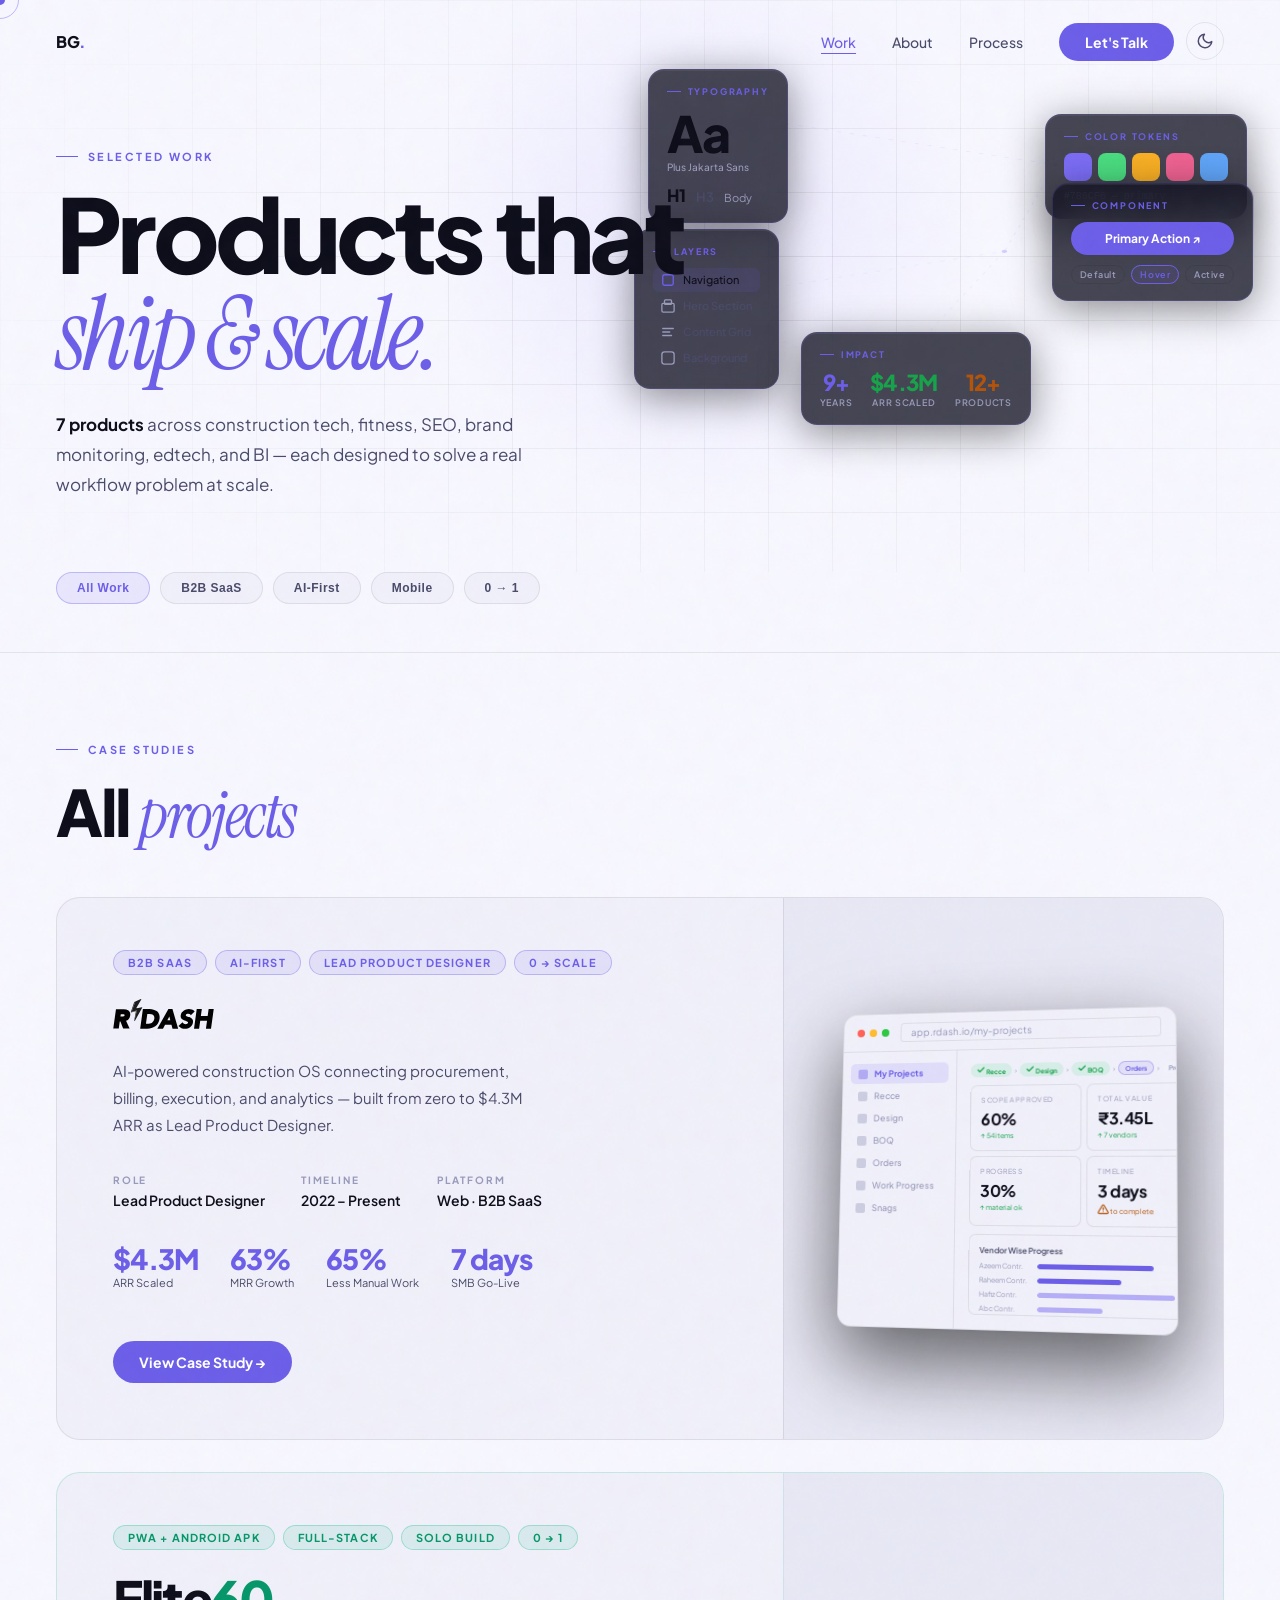
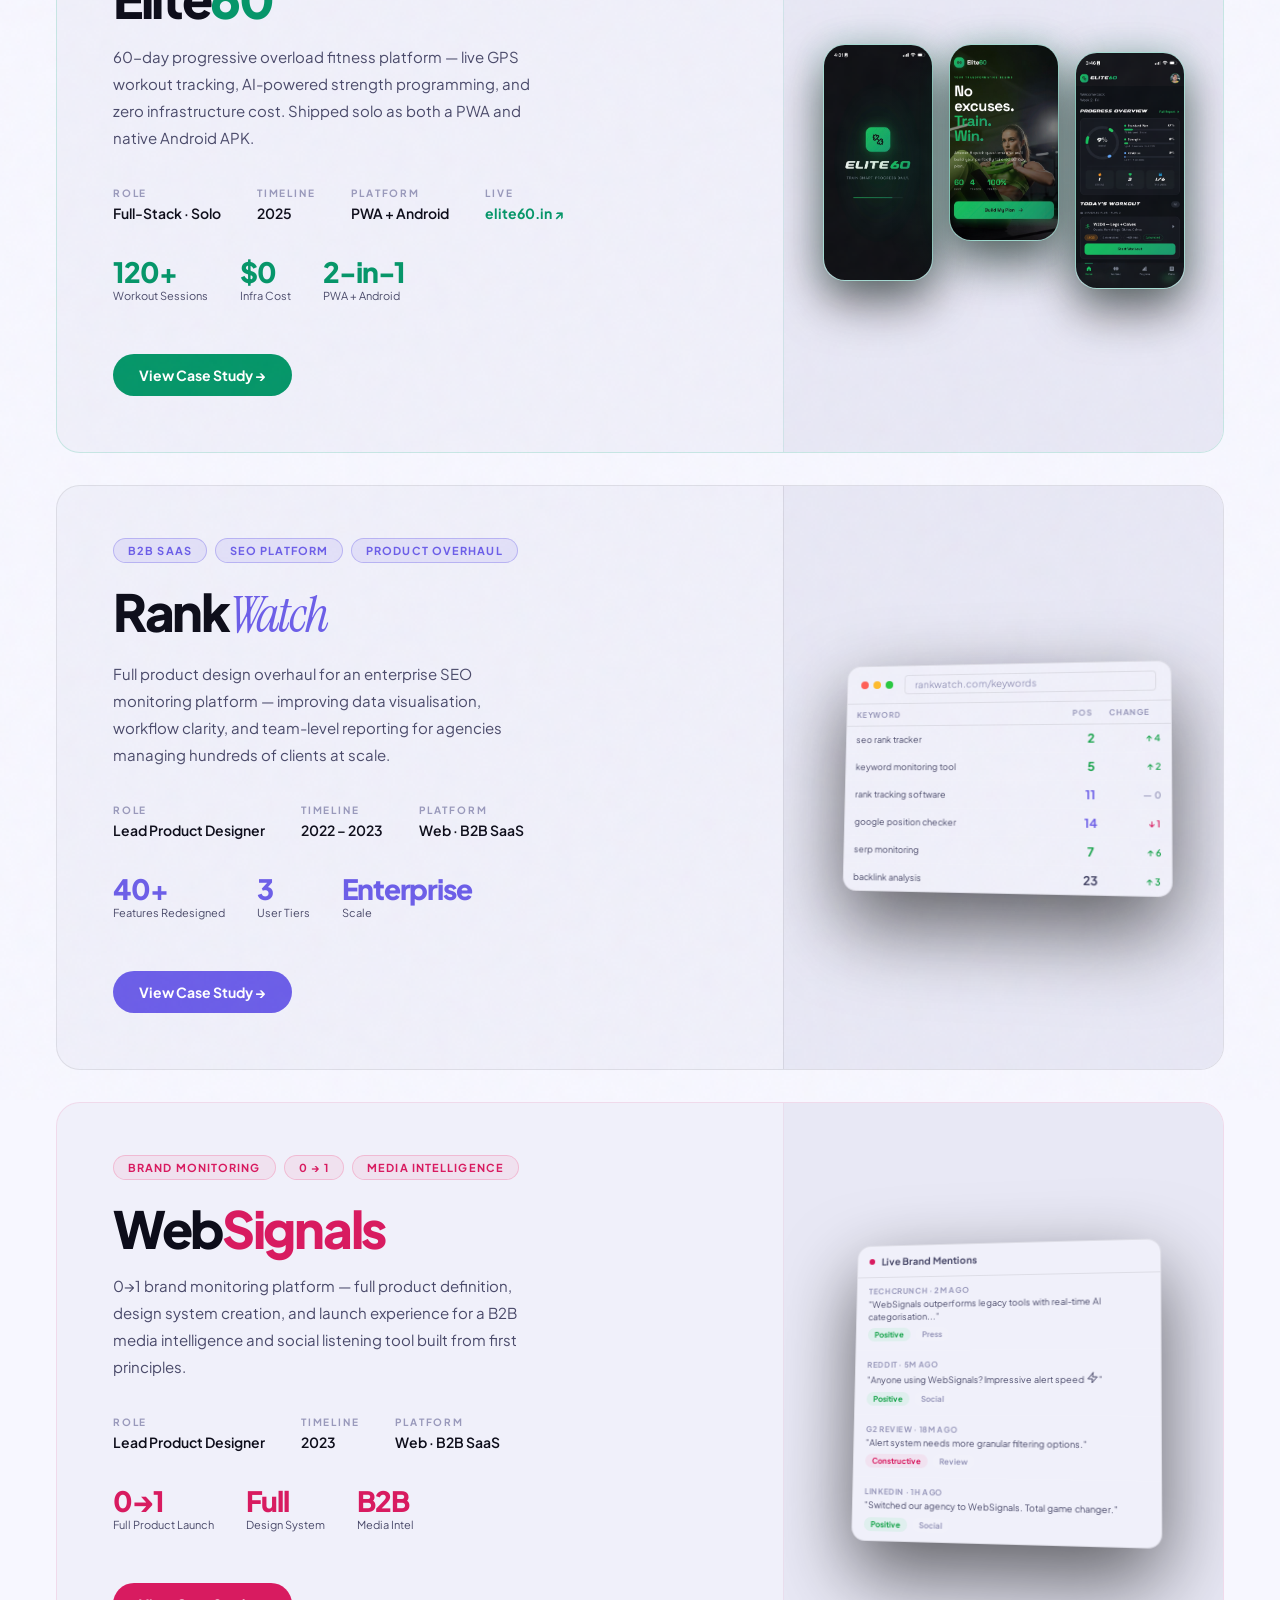
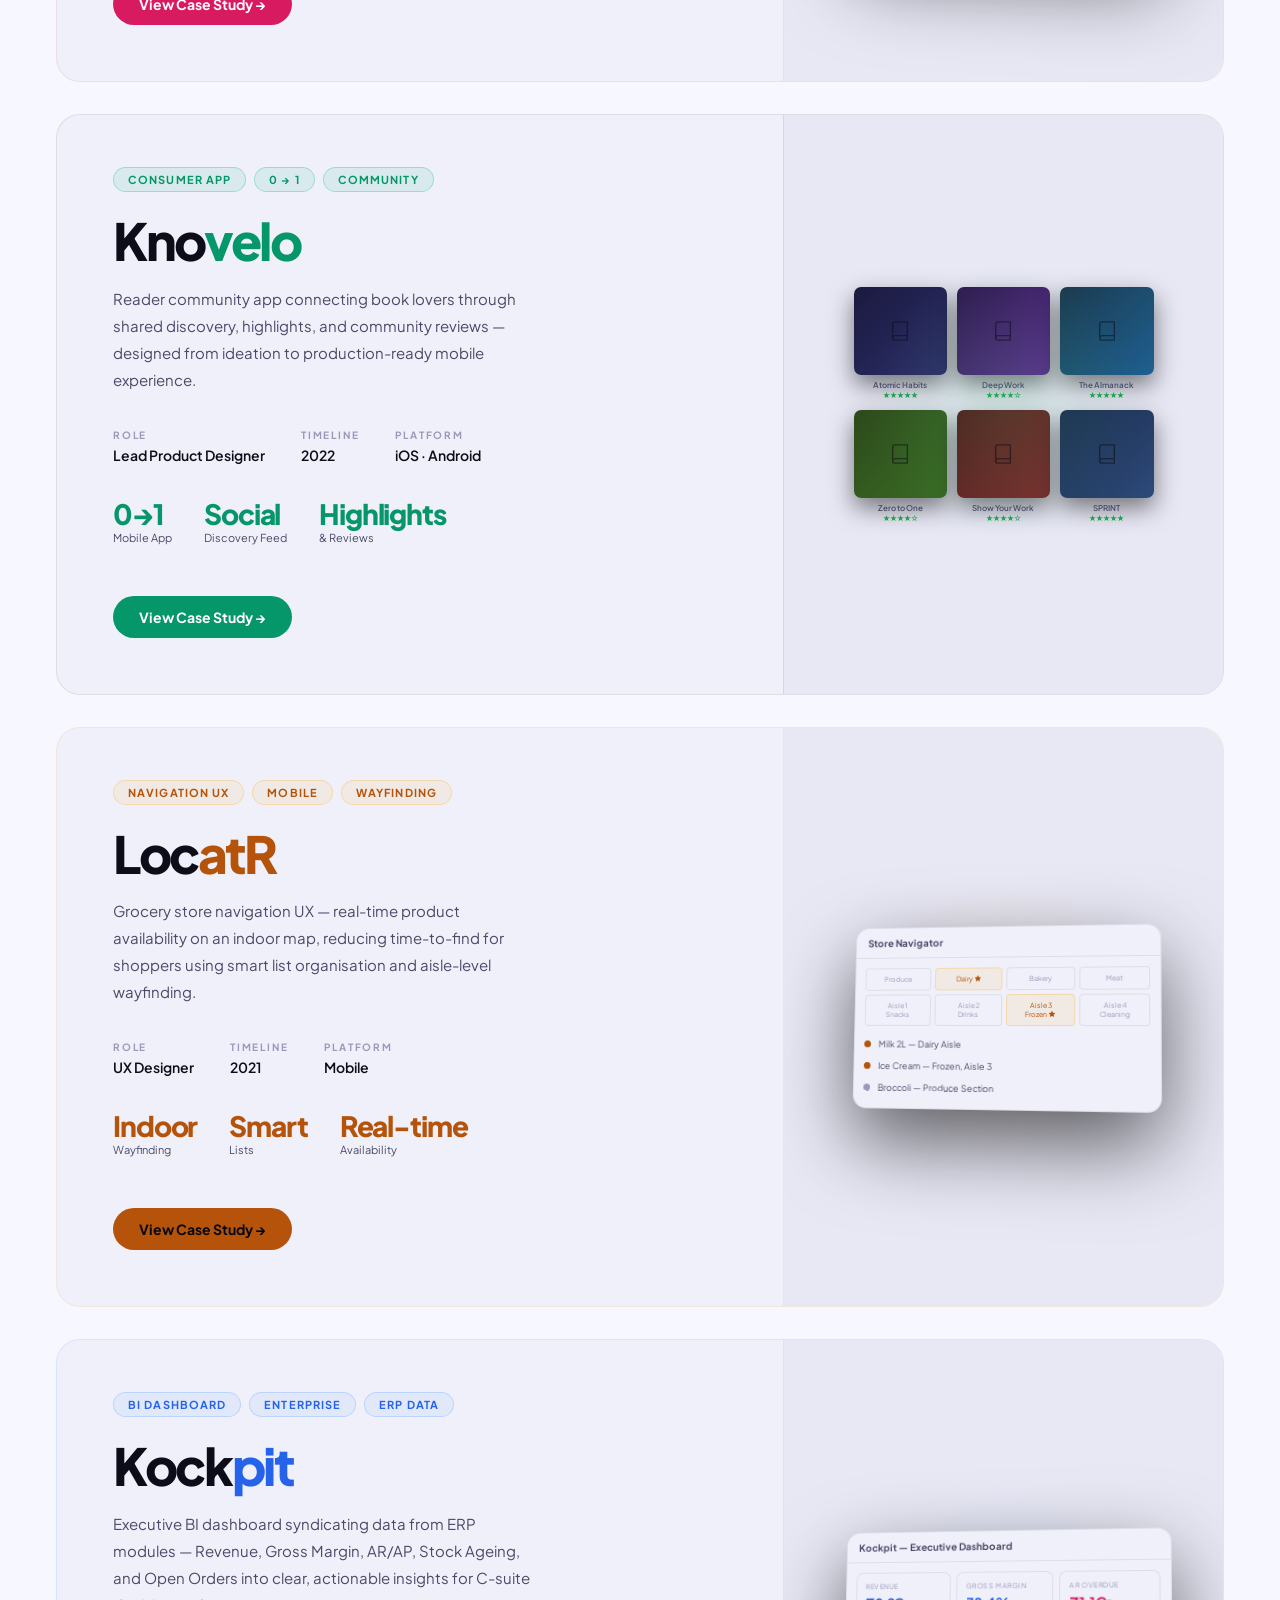
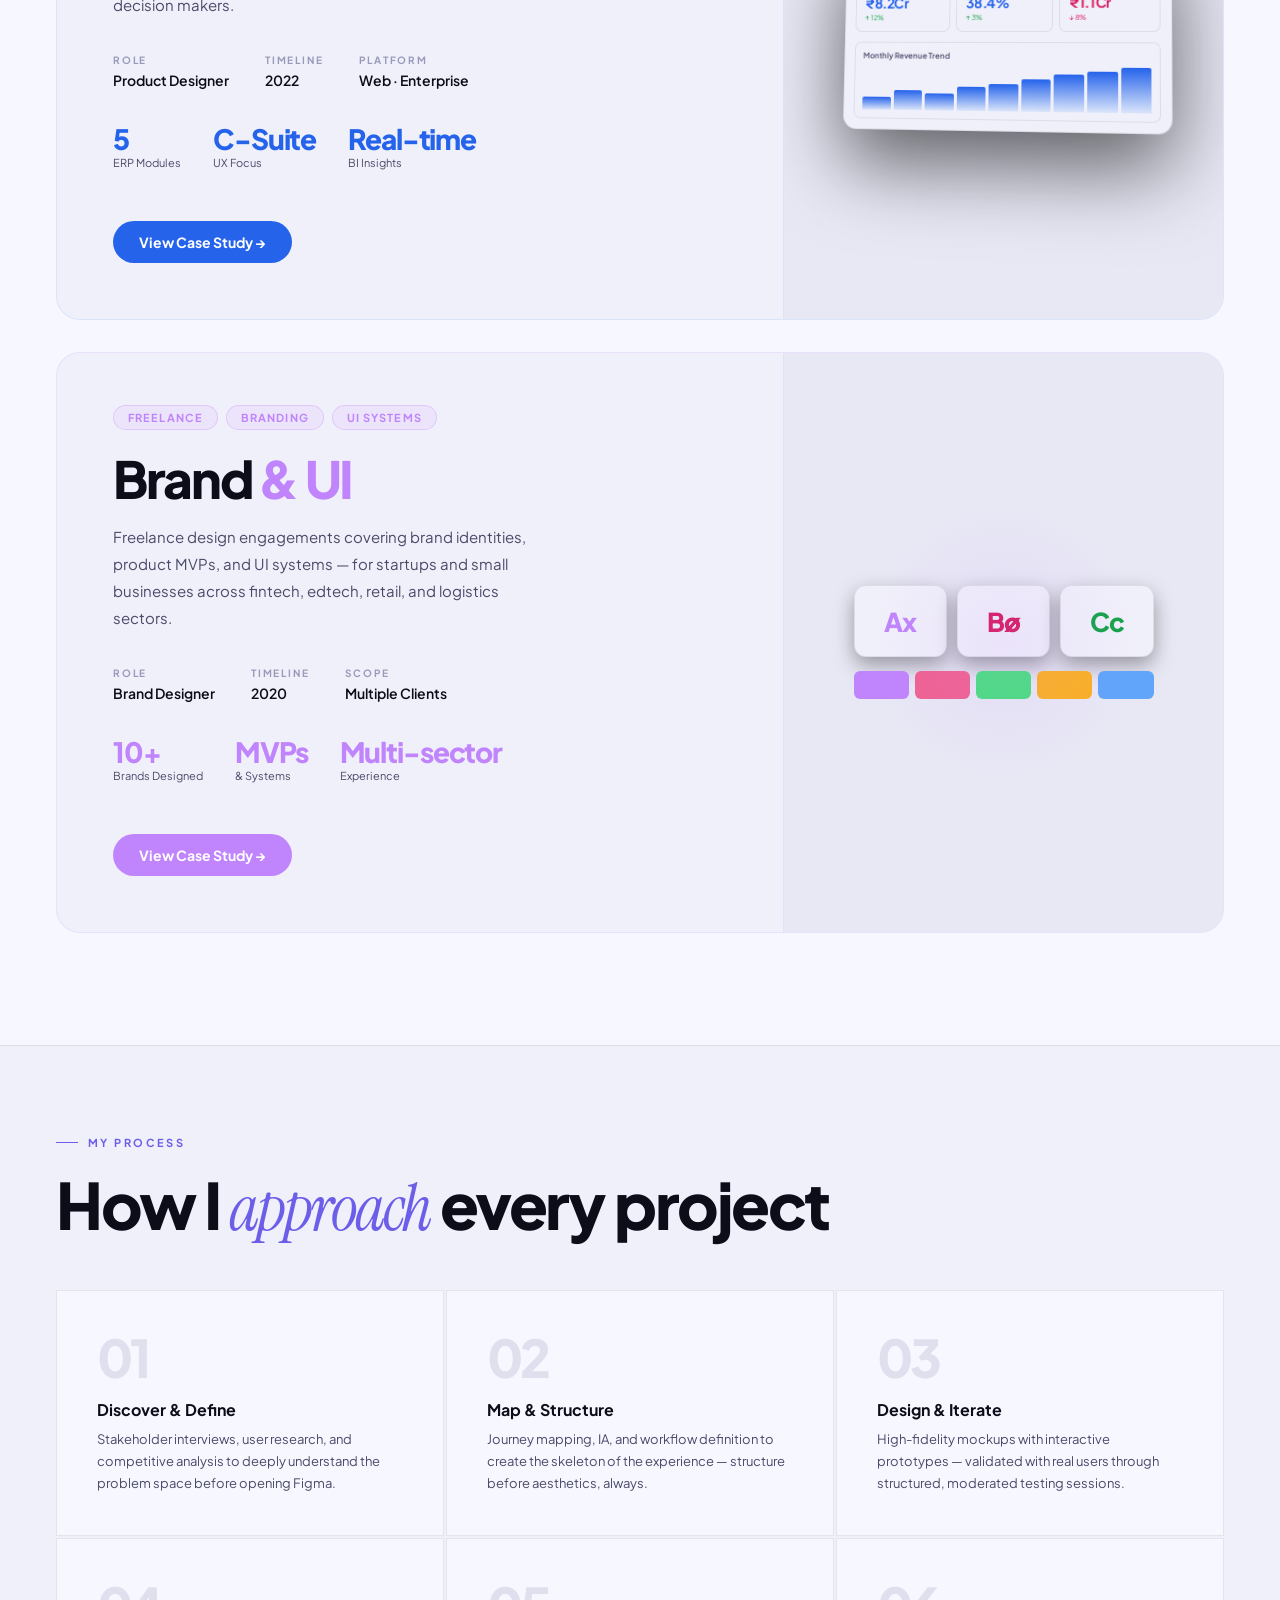
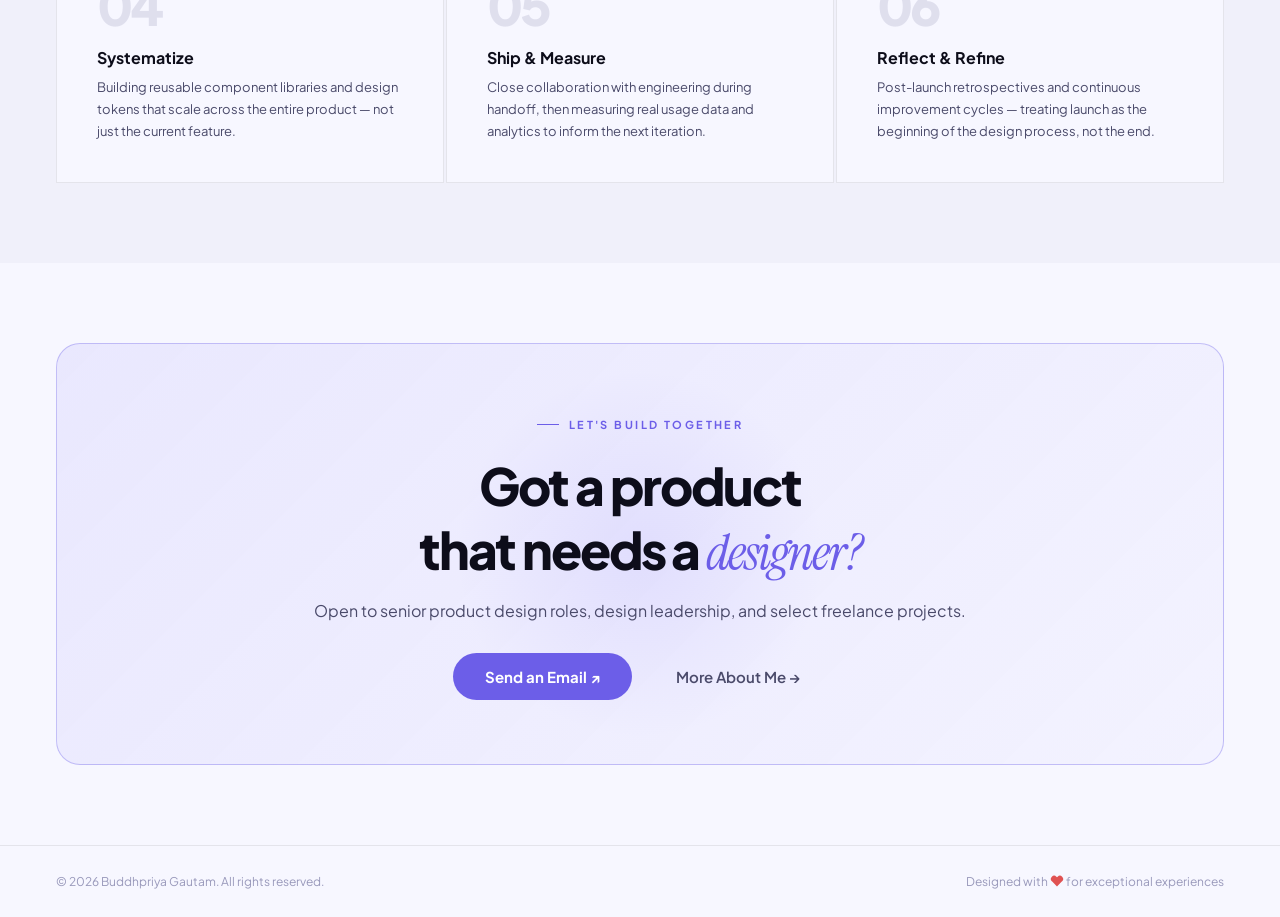
<file: work.html>
<!DOCTYPE html>
<html lang="en">
<head>
  <meta charset="UTF-8">
  <meta name="viewport" content="width=device-width, initial-scale=1.0">
  <title>Work — Buddhpriya Gautam</title>
  <meta name="description" content="Case studies and selected work by Buddhpriya Gautam — Senior Product Designer specialising in SaaS, AI-first products, and design systems.">

  <!-- PWA -->
  <link rel="manifest" href="/manifest.json">
  <meta name="theme-color" content="#7B6CF6">
  <meta name="apple-mobile-web-app-capable" content="yes">
  <meta name="apple-mobile-web-app-status-bar-style" content="black-translucent">
  <link rel="apple-touch-icon" href="/icons/apple-touch-icon.png">
  <link rel="icon" type="image/svg+xml" href="/favicon.svg">
  <link rel="icon" type="image/png" sizes="32x32" href="/icons/icon-32.png">
  <link rel="icon" type="image/png" sizes="192x192" href="/icons/icon-192.png">

  <script>(function(){var t=localStorage.getItem('theme')||(window.matchMedia('(prefers-color-scheme: light)').matches?'light':'dark');document.documentElement.setAttribute('data-theme',t);})();</script>
  <link rel="preconnect" href="https://fonts.googleapis.com">
  <link rel="preconnect" href="https://fonts.gstatic.com" crossorigin>
  <link href="https://fonts.googleapis.com/css2?family=Plus+Jakarta+Sans:ital,wght@0,300;0,400;0,500;0,600;0,700;0,800;1,400&family=Instrument+Serif:ital@0;1&display=swap" rel="stylesheet">

  <style>
    *, *::before, *::after { box-sizing: border-box; margin: 0; padding: 0; }

    :root {
      --bg:        #07070F;
      --bg2:       #0D0D1C;
      --bg3:       #131326;
      --border:    rgba(255,255,255,0.07);
      --border-hi: rgba(123,108,246,0.3);
      --accent:    #7B6CF6;
      --accent-lo: rgba(123,108,246,0.12);
      --rose:      #F06292;
      --green:     #4ADE80;
      --amber:     #FBB024;
      --blue:      #60A5FA;
      --e60:       #10B981;
      --text:      #EEEEF8;
      --text2:     #8888AA;
      --text3:     #3E3E60;
      --r:         16px;
      --nav-scrolled-bg: rgba(7,7,15,.85);
      --nav-mobile-bg:   rgba(7,7,15,.97);
    }

    /* ─── LIGHT MODE ─── */
    @media (prefers-color-scheme: light) {
      :root:not([data-theme="dark"]) {
        --bg:        #F7F7FF;
        --bg2:       #F0F0FA;
        --bg3:       #E8E8F5;
        --border:    rgba(0,0,0,0.08);
        --border-hi: rgba(108,94,232,0.35);
        --accent:    #6C5EE8;
        --accent-lo: rgba(108,94,232,0.10);
        --rose:      #D81B60;
        --green:     #16A34A;
        --amber:     #B45309;
        --blue:      #2563EB;
        --e60:       #059669;
        --text:      #0D0D1A;
        --text2:     #4A4A6A;
        --text3:     #9999BB;
        --nav-scrolled-bg: rgba(247,247,255,.92);
        --nav-mobile-bg:   rgba(247,247,255,.98);
      }
    }
    [data-theme="light"] {
      --bg:        #F7F7FF;
      --bg2:       #F0F0FA;
      --bg3:       #E8E8F5;
      --border:    rgba(0,0,0,0.08);
      --border-hi: rgba(108,94,232,0.35);
      --accent:    #6C5EE8;
      --accent-lo: rgba(108,94,232,0.10);
      --rose:      #D81B60;
      --green:     #16A34A;
      --amber:     #B45309;
      --blue:      #2563EB;
      --e60:       #059669;
      --text:      #0D0D1A;
      --text2:     #4A4A6A;
      --text3:     #9999BB;
      --nav-scrolled-bg: rgba(247,247,255,.92);
      --nav-mobile-bg:   rgba(247,247,255,.98);
    }

    html { scroll-behavior: smooth; scrollbar-width: thin; scrollbar-color: var(--accent) var(--bg); }
    ::-webkit-scrollbar { width: 3px; }
    ::-webkit-scrollbar-track { background: var(--bg); }
    ::-webkit-scrollbar-thumb { background: var(--accent); border-radius: 2px; }

    body { background: var(--bg); color: var(--text); font-family: 'Plus Jakarta Sans', sans-serif; overflow-x: hidden; cursor: none; }

    /* ─── GRAIN ─── */
    .grain { position:fixed; inset:-200%; width:500%; height:500%; pointer-events:none; z-index:9997; opacity:.028;
      background-image:url("data:image/svg+xml,%3Csvg viewBox='0 0 256 256' xmlns='http://www.w3.org/2000/svg'%3E%3Cfilter id='n'%3E%3CfeTurbulence type='fractalNoise' baseFrequency='0.85' numOctaves='4' stitchTiles='stitch'/%3E%3C/filter%3E%3Crect width='100%25' height='100%25' filter='url(%23n)'/%3E%3C/svg%3E");
      animation: grain .4s steps(1) infinite; }
    @keyframes grain {
      0%{transform:translate(0,0);} 10%{transform:translate(-2%,-3%);} 20%{transform:translate(1%,2%);}
      30%{transform:translate(-3%,1%);} 40%{transform:translate(2%,-1%);} 50%{transform:translate(-1%,3%);}
      60%{transform:translate(3%,-2%);} 70%{transform:translate(-2%,2%);} 80%{transform:translate(1%,-3%);} 90%{transform:translate(-3%,-1%);}
    }

    /* ─── SCROLL PROGRESS ─── */
    #scroll-bar { position:fixed; top:0; left:0; height:2px; width:0%; background:linear-gradient(90deg,var(--accent),var(--rose)); z-index:1000; transition:width .08s; }

    /* ─── CURSOR ─── */
    #cur,#cur-f { position:fixed; top:0; left:0; border-radius:50%; pointer-events:none; z-index:9999; transform:translate(-50%,-50%); }
    #cur  { width:10px; height:10px; background:var(--accent); transition:width .25s,height .25s,background .25s; }
    #cur-f{ width:38px; height:38px; border:1px solid rgba(123,108,246,.45); z-index:9998; transition:width .3s,height .3s,opacity .3s; }
    #cur.h   { width:6px; height:6px; background:var(--rose); }
    #cur-f.h { width:56px; height:56px; opacity:.5; border-color:var(--rose); }

    /* ─── NAV ─── */
    nav { position:fixed; top:0; left:0; right:0; z-index:100; padding:22px 56px; display:flex; align-items:center; justify-content:space-between; transition:background .3s,backdrop-filter .3s,border-bottom .3s; }
    nav.scrolled { background:var(--nav-scrolled-bg); backdrop-filter:blur(24px); border-bottom:1px solid var(--border); }
    .nav-logo { font-size:16px; font-weight:800; letter-spacing:-.03em; text-decoration:none; color:var(--text); }
    .nav-logo em { color:var(--accent); font-style:normal; }
    .nav-right { display:flex; align-items:center; gap:12px; }
    .nav-links { display:flex; align-items:center; gap:36px; list-style:none; }
    .nav-links a { font-size:14px; font-weight:500; color:var(--text2); text-decoration:none; transition:color .2s; position:relative; }
    .nav-links a::after { content:''; position:absolute; bottom:-3px; left:0; width:0; height:1px; background:var(--accent); transition:width .3s; }
    .nav-links a:hover { color:var(--text); }
    .nav-links a:hover::after { width:100%; }
    .nav-links a.active { color:var(--accent); }
    .nav-links a.active::after { width:100%; }
    .nav-cta { padding:10px 26px !important; background:var(--accent) !important; color:#fff !important; border-radius:100px !important; font-weight:700 !important; transition:background .2s,transform .2s !important; }
    .nav-cta:hover { background:#9d91ff !important; transform:translateY(-1px) !important; }
    .nav-cta::after { display:none !important; }
    .theme-toggle { background:none; border:1px solid var(--border); color:var(--text2); width:38px; height:38px; border-radius:50%; cursor:pointer; display:flex; align-items:center; justify-content:center; flex-shrink:0; transition:color .2s,border-color .2s,background .2s; }
    .theme-toggle:hover { color:var(--text); border-color:var(--border-hi); background:var(--accent-lo); }
    .theme-toggle svg { display:block; }
    .nav-burger { display:none; flex-direction:column; justify-content:center; align-items:center; gap:5px; width:40px; height:40px; background:none; border:none; cursor:pointer; padding:4px; z-index:200; }
    .nav-burger span { display:block; width:22px; height:1.5px; background:var(--text); transition:transform .3s,opacity .3s; transform-origin:center; }
    .nav-burger.open span:nth-child(1){ transform:translateY(6.5px) rotate(45deg); }
    .nav-burger.open span:nth-child(2){ opacity:0; }
    .nav-burger.open span:nth-child(3){ transform:translateY(-6.5px) rotate(-45deg); }

    /* ─── REVEAL ─── */
    .rv { opacity:0; transform:translateY(28px); transition:opacity .85s cubic-bezier(.16,1,.3,1),transform .85s cubic-bezier(.16,1,.3,1); }
    .rv.in { opacity:1; transform:translateY(0); }
    .d1{transition-delay:.1s;} .d2{transition-delay:.2s;} .d3{transition-delay:.32s;} .d4{transition-delay:.44s;}

    /* ─── UTILS ─── */
    .tag { display:inline-flex; align-items:center; gap:10px; font-size:11px; font-weight:700; letter-spacing:.22em; text-transform:uppercase; color:var(--accent); margin-bottom:22px; }
    .tag::before { content:''; width:22px; height:1px; background:var(--accent); }
    .sh { font-size:clamp(38px,5vw,68px); font-weight:800; letter-spacing:-.038em; line-height:1.04; }
    .serif { font-family:'Instrument Serif',serif; font-weight:400; font-style:italic; color:var(--accent); }
    .btn-p { padding:14px 32px; background:var(--accent); color:#fff; border-radius:100px; font-size:15px; font-weight:700; text-decoration:none; display:inline-flex; align-items:center; gap:8px; transition:transform .2s,box-shadow .2s,background .2s; }
    .btn-p:hover { transform:translateY(-2px); box-shadow:0 14px 36px rgba(123,108,246,.4); background:#9d91ff; }
    .btn-g { padding:14px 28px; color:var(--text2); border-radius:100px; font-size:15px; font-weight:600; text-decoration:none; transition:color .2s; }
    .btn-g:hover { color:var(--accent); }

    /* ─── HERO ─── */
    .work-hero { min-height:52vh; padding:140px 56px 72px; position:relative; overflow:hidden; display:flex; align-items:flex-end; }
    .hero-bg { position:absolute; inset:0; background-image:linear-gradient(var(--border) 1px,transparent 1px),linear-gradient(90deg,var(--border) 1px,transparent 1px); background-size:64px 64px; mask-image:radial-gradient(ellipse 70% 80% at 60% 50%,black,transparent); }
    .hero-glow { position:absolute; width:600px; height:600px; background:radial-gradient(circle,rgba(123,108,246,.11) 0%,transparent 65%); top:40%; left:55%; transform:translate(-50%,-50%); pointer-events:none; }
    .hero-inner { position:relative; z-index:1; }
    .work-hl { font-size:clamp(52px,8vw,104px); font-weight:800; line-height:.93; letter-spacing:-.045em; margin-bottom:28px; }
    .work-sub { font-size:17px; line-height:1.75; color:var(--text2); max-width:520px; }
    .work-sub strong { color:var(--text); }

    /* ─── FILTER BAR ─── */
    .filter-bar { padding:0 56px 48px; display:flex; align-items:center; gap:10px; flex-wrap:wrap; border-bottom:1px solid var(--border); }
    .filter-btn { padding:8px 20px; background:var(--bg2); border:1px solid var(--border); border-radius:100px; font-size:12px; font-weight:700; color:var(--text2); cursor:pointer; transition:all .2s; letter-spacing:.04em; }
    .filter-btn:hover { border-color:var(--accent); color:var(--accent); }
    .filter-btn.on { background:var(--accent-lo); border-color:var(--border-hi); color:var(--accent); }

    /* ─── CASE STUDY CARDS ─── */
    .work-sec { padding:80px 56px; }
    .cs-card {
      background:var(--bg2); border:1px solid var(--border); border-radius:24px;
      overflow:hidden; margin-bottom:32px;
      transition:border-color .3s,transform .4s cubic-bezier(.16,1,.3,1);
    }
    .cs-card:hover { border-color:var(--border-hi); transform:translateY(-4px); }
    .cs-card.e60 { border-color:rgba(16,185,129,.18); }
    .cs-card.e60:hover { border-color:rgba(16,185,129,.4); }

    .cs-card-inner { display:grid; grid-template-columns:1fr 440px; min-height:420px; }
    .cs-card-left { padding:52px 56px 56px; display:flex; flex-direction:column; justify-content:space-between; }
    .cs-card-right { position:relative; overflow:hidden; background:var(--bg3); border-left:1px solid var(--border); }
    .cs-card.e60 .cs-card-right { border-left-color:rgba(16,185,129,.1); }

    .cs-brand-logo-bg { display:inline-flex; align-items:center; margin-bottom:28px; }
    .cs-card:hover .cs-brand-logo-bg { }
    .cs-brand-logo { height:30px; width:auto; display:block; }
    [data-theme="light"] .cs-brand-logo { filter:invert(1) hue-rotate(180deg) saturate(0) brightness(.15); }
    @media(prefers-color-scheme:light){ :root:not([data-theme="dark"]) .cs-brand-logo { filter:invert(1) hue-rotate(180deg) saturate(0) brightness(.15); } }

    .cs-chips { display:flex; gap:8px; flex-wrap:wrap; margin-bottom:24px; }
    .cs-chip { padding:5px 14px; background:var(--accent-lo); border:1px solid var(--border-hi); border-radius:100px; font-size:11px; font-weight:700; letter-spacing:.1em; text-transform:uppercase; color:var(--accent); }
    .cs-chip.green { background:rgba(16,185,129,.1); border-color:rgba(16,185,129,.3); color:var(--e60); }

    .cs-card-title { font-size:clamp(36px,4vw,60px); font-weight:800; letter-spacing:-.045em; line-height:.95; margin-bottom:20px; }
    .cs-card-title .serif { color:var(--accent); }
    .cs-card-title .green { color:var(--e60); }
    .cs-card-sub { font-size:15px; line-height:1.8; color:var(--text2); max-width:420px; margin-bottom:36px; }

    .cs-meta-row { display:flex; gap:36px; margin-bottom:36px; }
    .cs-meta-item { }
    .cs-meta-label { font-size:10px; font-weight:700; letter-spacing:.18em; text-transform:uppercase; color:var(--text3); margin-bottom:5px; }
    .cs-meta-val { font-size:14px; font-weight:600; color:var(--text); }

    .cs-stats { display:flex; gap:32px; flex-wrap:wrap; margin-bottom:12px; }
    .cs-stat { }
    .cs-stat-n { font-size:28px; font-weight:800; letter-spacing:-.04em; color:var(--accent); line-height:1; }
    .cs-stat-n.green { color:var(--e60); }
    .cs-stat-l { font-size:11px; color:var(--text2); margin-top:3px; }

    .cs-card-link { display:inline-flex; align-items:center; gap:8px; padding:12px 26px; background:var(--accent); color:#fff; border-radius:100px; font-size:14px; font-weight:700; text-decoration:none; transition:background .2s,transform .2s,box-shadow .2s; margin-top:40px; width:fit-content; }
    .cs-card-link:hover { background:#9d91ff; transform:translateY(-2px); box-shadow:0 12px 30px rgba(123,108,246,.4); }
    .cs-card-link.green { background:var(--e60); }
    .cs-card-link.green:hover { background:#34d399; box-shadow:0 12px 30px rgba(16,185,129,.35); }

    /* Right panel visuals */
    .cs-visual { position:absolute; inset:0; display:flex; align-items:center; justify-content:center; }
    .cs-visual-glow { position:absolute; width:300px; height:300px; background:radial-gradient(circle,rgba(123,108,246,.15) 0%,transparent 65%); top:50%; left:50%; transform:translate(-50%,-50%); }
    .cs-visual-glow.green { background:radial-gradient(circle,rgba(16,185,129,.15) 0%,transparent 65%); }
    .mini-db { background:var(--bg2); border:1px solid var(--border); border-radius:14px; width:340px; overflow:hidden; box-shadow:0 32px 80px rgba(0,0,0,.6); transform:perspective(800px) rotateY(-8deg) rotateX(4deg); transition:transform .5s cubic-bezier(.16,1,.3,1); }
    .cs-card:hover .mini-db { transform:perspective(800px) rotateY(-4deg) rotateX(2deg) translateY(-6px); }
    .mini-db-bar { background:rgba(255,255,255,.025); border-bottom:1px solid var(--border); padding:9px 14px; display:flex; align-items:center; gap:12px; }
    .mini-dots { display:flex; gap:5px; }
    .mini-dots span { width:8px; height:8px; border-radius:50%; display:block; }
    .mini-dots span:nth-child(1){background:#FF5F57;} .mini-dots span:nth-child(2){background:#FEBC2E;} .mini-dots span:nth-child(3){background:#28C840;}
    .mini-url { flex:1; background:rgba(255,255,255,.04); border:1px solid var(--border); border-radius:4px; padding:3px 10px; font-size:10px; color:var(--text3); }
    .mini-body { display:grid; grid-template-columns:120px 1fr; min-height:220px; }
    .mini-side { background:rgba(255,255,255,.015); border-right:1px solid var(--border); padding:12px 8px; }
    .mini-si { padding:5px 8px; border-radius:5px; font-size:9px; font-weight:500; color:var(--text3); margin-bottom:2px; display:flex; align-items:center; gap:7px; }
    .mini-si-ic { width:10px; height:10px; border-radius:2px; background:currentColor; opacity:.4; flex-shrink:0; }
    .mini-si.on { background:rgba(123,108,246,.14); color:var(--accent); font-weight:700; }
    .mini-si.on.green { background:rgba(16,185,129,.14); color:var(--e60); }
    .mini-main { padding:14px; }
    .mini-r3 { display:grid; grid-template-columns:repeat(3,1fr); gap:6px; margin-bottom:8px; }
    .mini-r4 { display:grid; grid-template-columns:repeat(2,1fr); gap:5px; margin-bottom:8px; }
    .mini-kpi { background:rgba(255,255,255,.03); border:1px solid var(--border); border-radius:7px; padding:10px; }
    .mini-kpi-l { font-size:7px; color:var(--text3); letter-spacing:.08em; text-transform:uppercase; margin-bottom:4px; }
    .mini-kpi-v { font-size:16px; font-weight:700; letter-spacing:-.03em; color:var(--text); }
    .mini-kpi-d { font-size:7px; color:var(--green); margin-top:2px; }
    .mini-kpi-d.warn { color:var(--amber); }
    .mini-chart { background:rgba(255,255,255,.02); border:1px solid var(--border); border-radius:7px; padding:10px; height:80px; position:relative; overflow:hidden; }
    .mini-chart-t { font-size:8px; font-weight:600; color:var(--text2); margin-bottom:6px; }
    .mini-bars { display:flex; align-items:flex-end; gap:3px; height:50px; }
    .mini-bar { flex:1; border-radius:2px 2px 0 0; background:linear-gradient(180deg,var(--accent),rgba(123,108,246,.25)); }
    .mini-bar.green { background:linear-gradient(180deg,var(--e60),rgba(16,185,129,.25)); }
    /* Vendor progress bars */
    .mini-hbars { display:flex; flex-direction:column; gap:5px; }
    .mini-hbar-row { display:flex; align-items:center; gap:6px; }
    .mini-hbar-label { font-size:7px; color:var(--text3); width:52px; flex-shrink:0; white-space:nowrap; overflow:hidden; text-overflow:ellipsis; }
    .mini-hbar-track { flex:1; height:5px; background:rgba(255,255,255,.06); border-radius:100px; overflow:hidden; }
    .mini-hbar-fill { height:100%; border-radius:100px; }
    .mini-hbar-fill.a { background:var(--accent); }
    .mini-hbar-fill.b { background:rgba(123,108,246,.5); }
    /* Pipeline strip */
    .mini-pipeline { display:flex; align-items:center; gap:3px; margin-bottom:8px; overflow:hidden; }
    .mini-step { font-size:6.5px; font-weight:700; padding:2px 6px; border-radius:100px; white-space:nowrap; }
    .mini-step.done { background:rgba(74,222,128,.15); color:var(--green); }
    .mini-step.active { background:var(--accent-lo); color:var(--accent); border:1px solid var(--border-hi); }
    .mini-step.pend { background:rgba(255,255,255,.04); color:var(--text3); }
    .mini-arr { font-size:7px; color:var(--text3); }

    /* Phone mockup for Elite60 */
    .phone-wrap { display:flex; gap:16px; align-items:center; padding:24px; }
    .mini-phone { width:110px; border-radius:22px; overflow:hidden; border:1.5px solid rgba(16,185,129,.3); box-shadow:0 20px 48px rgba(0,0,0,.6),0 0 32px rgba(16,185,129,.15); }
    .mini-phone img { width:100%; display:block; }
    .mini-phone:nth-child(2) { transform:translateY(-20px); }
    .mini-phone:nth-child(3) { transform:translateY(8px); }

    /* ─── OTHER PROJECTS GRID ─── */
    .other-sec { padding:0 56px 80px; }
    .other-grid { display:grid; grid-template-columns:repeat(3,1fr); gap:16px; }
    .proj-c {
      background:var(--bg2); border:1px solid var(--border); border-radius:20px;
      padding:36px; position:relative; overflow:hidden;
      transition:border-color .3s,transform .4s cubic-bezier(.16,1,.3,1);
    }
    .proj-c:hover { border-color:var(--border-hi); transform:translateY(-4px); }
    .proj-accent { position:absolute; top:0; right:0; width:120px; height:120px; border-radius:0 20px 0 120px; opacity:.07; }
    .proj-num { font-size:64px; font-weight:800; letter-spacing:-.06em; color:var(--text3); opacity:.2; line-height:1; margin-bottom:20px; }
    .proj-type { font-size:11px; font-weight:700; letter-spacing:.15em; text-transform:uppercase; margin-bottom:8px; }
    .proj-name { font-size:26px; font-weight:800; letter-spacing:-.03em; margin-bottom:10px; }
    .proj-desc { font-size:13px; color:var(--text2); line-height:1.7; margin-bottom:20px; }
    .proj-tags { display:flex; flex-wrap:wrap; gap:6px; }
    .proj-tag { padding:4px 12px; background:var(--bg3); border:1px solid var(--border); border-radius:100px; font-size:10px; font-weight:600; color:var(--text2); }
    .proj-arrow { position:absolute; bottom:28px; right:28px; font-size:20px; color:var(--text3); transition:color .2s,transform .3s; }
    .proj-c:hover .proj-arrow { color:var(--accent); transform:translate(3px,-3px); }

    /* ─── PROCESS STRIP ─── */
    .process-sec { padding:80px 56px; background:var(--bg2); border-top:1px solid var(--border); }
    .proc-grid { display:grid; grid-template-columns:repeat(3,1fr); gap:2px; margin-top:48px; }
    .proc-c { background:var(--bg); padding:40px; border:1px solid var(--border); transition:background .3s; }
    .proc-c:hover { background:rgba(123,108,246,.04); }
    .proc-n { font-size:52px; font-weight:800; letter-spacing:-.06em; color:var(--text3); opacity:.25; line-height:1; margin-bottom:16px; }
    .proc-t { font-size:16px; font-weight:700; margin-bottom:8px; }
    .proc-p { font-size:13px; color:var(--text2); line-height:1.7; }

    /* ─── CTA ─── */
    .cta-sec { padding:80px 56px; }
    .cta-wrap { background:linear-gradient(135deg,rgba(123,108,246,.1),rgba(123,108,246,.03)); border:1px solid var(--border-hi); border-radius:24px; padding:64px; text-align:center; position:relative; overflow:hidden; }
    .cta-glow { position:absolute; width:400px; height:400px; background:radial-gradient(circle,rgba(123,108,246,.12) 0%,transparent 65%); top:50%; left:50%; transform:translate(-50%,-50%); pointer-events:none; }
    .cta-t { font-size:clamp(28px,4vw,52px); font-weight:800; letter-spacing:-.04em; margin-bottom:14px; }
    .cta-p { font-size:16px; color:var(--text2); margin-bottom:32px; }
    .cta-btns { display:flex; align-items:center; justify-content:center; gap:16px; }

    /* ─── FOOTER ─── */
    footer { border-top:1px solid var(--border); padding:28px 56px; display:flex; align-items:center; justify-content:space-between; }
    .fc { font-size:12px; color:var(--text3); }
    .fc em { color:var(--accent); font-style:normal; }

    /* ─── ADDITIONAL CARD COLOR VARIANTS ─── */
    .cs-card.rose { border-color:rgba(240,98,146,.15); }
    .cs-card.rose:hover { border-color:rgba(240,98,146,.4); }
    .cs-card.rose .cs-card-right { border-left-color:rgba(240,98,146,.08); }
    .cs-card.amber-c { border-color:rgba(251,176,36,.15); }
    .cs-card.amber-c:hover { border-color:rgba(251,176,36,.4); }
    .cs-card.amber-c .cs-card-right { border-left-color:rgba(251,176,36,.08); }
    .cs-card.blue-c { border-color:rgba(96,165,250,.15); }
    .cs-card.blue-c:hover { border-color:rgba(96,165,250,.4); }
    .cs-card.blue-c .cs-card-right { border-left-color:rgba(96,165,250,.08); }
    .cs-card.purple-c { border-color:rgba(192,132,252,.15); }
    .cs-card.purple-c:hover { border-color:rgba(192,132,252,.4); }
    .cs-card.purple-c .cs-card-right { border-left-color:rgba(192,132,252,.08); }

    .cs-chip.rose { background:rgba(240,98,146,.1); border-color:rgba(240,98,146,.3); color:var(--rose); }
    .cs-chip.amber { background:rgba(251,176,36,.1); border-color:rgba(251,176,36,.3); color:var(--amber); }
    .cs-chip.blue { background:rgba(96,165,250,.1); border-color:rgba(96,165,250,.3); color:var(--blue); }
    .cs-chip.purp { background:rgba(192,132,252,.1); border-color:rgba(192,132,252,.3); color:#C084FC; }
    .cs-card-title .rose { color:var(--rose); }
    .cs-card-title .amber { color:var(--amber); }
    .cs-card-title .blue { color:var(--blue); }
    .cs-card-title .purp { color:#C084FC; }
    .cs-stat-n.rose { color:var(--rose); }
    .cs-stat-n.amber { color:var(--amber); }
    .cs-stat-n.blue { color:var(--blue); }
    .cs-stat-n.purp { color:#C084FC; }
    .cs-card-link.rose { background:var(--rose); }
    .cs-card-link.rose:hover { background:#f48fb1; box-shadow:0 12px 30px rgba(240,98,146,.35); }
    .cs-card-link.amber { background:var(--amber); color:#07070F; }
    .cs-card-link.amber:hover { background:#fcc44f; box-shadow:0 12px 30px rgba(251,176,36,.3); }
    .cs-card-link.blue { background:var(--blue); color:#fff; }
    .cs-card-link.blue:hover { background:#93c5fd; box-shadow:0 12px 30px rgba(96,165,250,.35); }
    .cs-card-link.purp { background:#C084FC; color:#fff; }
    .cs-card-link.purp:hover { background:#d8b4fe; box-shadow:0 12px 30px rgba(192,132,252,.35); }

    /* ─── RIGHT-PANEL MOCKUPS (additional projects) ─── */

    /* RankWatch SEO mockup */
    .mini-seo { background:var(--bg2); border:1px solid var(--border); border-radius:14px; width:330px; overflow:hidden; box-shadow:0 32px 80px rgba(0,0,0,.6); transform:perspective(800px) rotateY(-8deg) rotateX(4deg); transition:transform .5s cubic-bezier(.16,1,.3,1); }
    .cs-card:hover .mini-seo { transform:perspective(800px) rotateY(-4deg) rotateX(2deg) translateY(-6px); }
    .mini-seo-hd { display:grid; grid-template-columns:1fr 36px 50px; padding:6px 10px; font-size:8px; font-weight:700; letter-spacing:.1em; text-transform:uppercase; color:var(--text3); border-bottom:1px solid var(--border); background:rgba(255,255,255,.025); }
    .mini-seo-row { display:grid; grid-template-columns:1fr 36px 50px; padding:6px 10px; border-bottom:1px solid rgba(255,255,255,.03); align-items:center; }
    .mini-seo-row:last-child { border-bottom:none; }
    .mini-seo-kw { font-size:9px; color:var(--text2); white-space:nowrap; overflow:hidden; text-overflow:ellipsis; }
    .mini-seo-pos { font-size:12px; font-weight:700; text-align:center; }
    .mini-seo-pos.top { color:var(--green); }
    .mini-seo-pos.mid { color:var(--accent); }
    .mini-seo-pos.low { color:var(--text2); }
    .mini-seo-chg { font-size:9px; text-align:right; font-weight:600; }
    .mini-seo-chg.up { color:var(--green); }
    .mini-seo-chg.dn { color:var(--rose); }
    .mini-seo-chg.fl { color:var(--text3); }

    /* WebSignals mention feed mockup */
    .mini-feed { background:var(--bg2); border:1px solid var(--border); border-radius:14px; width:310px; overflow:hidden; box-shadow:0 32px 80px rgba(0,0,0,.6); transform:perspective(800px) rotateY(-8deg) rotateX(4deg); transition:transform .5s cubic-bezier(.16,1,.3,1); }
    .cs-card:hover .mini-feed { transform:perspective(800px) rotateY(-4deg) rotateX(2deg) translateY(-6px); }
    .mini-feed-hd { background:rgba(255,255,255,.025); border-bottom:1px solid var(--border); padding:10px 12px; font-size:10px; font-weight:700; color:var(--text2); display:flex; align-items:center; gap:7px; }
    .mini-feed-dot { width:6px; height:6px; border-radius:50%; background:var(--rose); flex-shrink:0; animation:pulse 2s infinite; }
    .mini-feed-item { padding:9px 12px; border-bottom:1px solid rgba(255,255,255,.03); }
    .mini-feed-item:last-child { border-bottom:none; }
    .mfi-source { font-size:8px; font-weight:700; color:var(--text3); text-transform:uppercase; letter-spacing:.08em; margin-bottom:3px; }
    .mfi-text { font-size:9px; color:var(--text2); line-height:1.4; margin-bottom:5px; }
    .mfi-tags { display:flex; gap:5px; }
    .mfi-tag { padding:2px 7px; border-radius:100px; font-size:8px; font-weight:700; }
    .mfi-tag.pos { background:rgba(74,222,128,.1); color:var(--green); }
    .mfi-tag.neg { background:rgba(240,98,146,.1); color:var(--rose); }
    .mfi-tag.neu { background:rgba(255,255,255,.06); color:var(--text3); }

    /* Knovelo book grid mockup */
    .book-grid { display:grid; grid-template-columns:repeat(3,1fr); gap:10px; width:300px; }
    .book-cover { border-radius:7px; height:88px; display:flex; align-items:center; justify-content:center; font-size:22px; box-shadow:0 10px 24px rgba(0,0,0,.5); }
    .book-ttl { font-size:8px; color:var(--text2); margin-top:5px; font-weight:600; text-align:center; white-space:nowrap; overflow:hidden; text-overflow:ellipsis; }
    .book-stars { font-size:8px; color:var(--green); text-align:center; }

    /* LocatR store map mockup */
    .mini-loc { background:var(--bg2); border:1px solid var(--border); border-radius:14px; width:310px; overflow:hidden; box-shadow:0 32px 80px rgba(0,0,0,.6); transform:perspective(800px) rotateY(-8deg) rotateX(4deg); transition:transform .5s cubic-bezier(.16,1,.3,1); }
    .cs-card:hover .mini-loc { transform:perspective(800px) rotateY(-4deg) rotateX(2deg) translateY(-6px); }
    .mini-loc-hd { background:rgba(255,255,255,.025); border-bottom:1px solid var(--border); padding:9px 12px; font-size:10px; font-weight:700; color:var(--text2); }
    .store-aisles { display:grid; grid-template-columns:repeat(4,1fr); gap:4px; padding:10px 10px 4px; }
    .aisle-block { background:rgba(255,255,255,.04); border:1px solid var(--border); border-radius:4px; padding:6px 3px; font-size:7px; color:var(--text3); text-align:center; line-height:1.3; }
    .aisle-block.act { background:rgba(251,176,36,.1); border-color:rgba(251,176,36,.3); color:var(--amber); }
    .loc-list { padding:4px 10px 10px; }
    .loc-item { display:flex; align-items:center; gap:8px; padding:5px 0; border-bottom:1px solid rgba(255,255,255,.04); font-size:9px; color:var(--text2); }
    .loc-item:last-child { border-bottom:none; }
    .loc-dot { width:7px; height:7px; border-radius:50%; flex-shrink:0; }

    /* Kockpit BI dashboard mockup */
    .mini-bi-wrap { background:var(--bg2); border:1px solid var(--border); border-radius:14px; width:330px; overflow:hidden; box-shadow:0 32px 80px rgba(0,0,0,.6); transform:perspective(800px) rotateY(-8deg) rotateX(4deg); transition:transform .5s cubic-bezier(.16,1,.3,1); }
    .cs-card:hover .mini-bi-wrap { transform:perspective(800px) rotateY(-4deg) rotateX(2deg) translateY(-6px); }
    .bi-hd { background:rgba(255,255,255,.025); border-bottom:1px solid var(--border); padding:9px 12px; font-size:10px; font-weight:700; color:var(--text2); }
    .bi-kpis { display:grid; grid-template-columns:repeat(3,1fr); gap:6px; padding:10px; }
    .bi-kpi-c { background:rgba(255,255,255,.03); border:1px solid var(--border); border-radius:7px; padding:9px; }
    .bi-kpi-l { font-size:7px; color:var(--text3); letter-spacing:.08em; text-transform:uppercase; margin-bottom:3px; }
    .bi-kpi-v { font-size:14px; font-weight:700; letter-spacing:-.03em; }
    .bi-kpi-d { font-size:7px; margin-top:2px; }
    .bi-chart-b { margin:0 10px 10px; background:rgba(255,255,255,.02); border:1px solid var(--border); border-radius:7px; padding:8px; }
    .bi-chart-t { font-size:8px; color:var(--text2); margin-bottom:6px; font-weight:600; }
    .bi-bars { display:flex; align-items:flex-end; gap:3px; height:44px; }
    .bi-bar { flex:1; border-radius:2px 2px 0 0; }

    /* Brand & UI mockup */
    .mini-brand-wrap { width:300px; }
    .brand-logos-row { display:grid; grid-template-columns:repeat(3,1fr); gap:10px; margin-bottom:14px; }
    .brand-logo-c { background:var(--bg2); border:1px solid var(--border); border-radius:12px; height:72px; display:flex; align-items:center; justify-content:center; font-size:26px; font-weight:800; letter-spacing:-.05em; box-shadow:0 8px 20px rgba(0,0,0,.35); }
    .palette-row { display:flex; gap:6px; }
    .palette-sw { flex:1; height:28px; border-radius:6px; }

    /* ─── HERO CANVAS ─── */
    .hero-canvas{position:absolute;right:0;top:0;width:52%;height:100%;pointer-events:none;overflow:visible;z-index:0}
    .hc-svg{position:absolute;inset:0;width:100%;height:100%;pointer-events:none}
    .hc-node{position:absolute;pointer-events:all;translate:var(--hx,0px) var(--hy,0px);transition:translate 1.2s cubic-bezier(.16,1,.3,1);opacity:0;animation:hcIn .8s ease forwards}
    .hc-node:nth-child(2){animation-delay:1.4s}.hc-node:nth-child(3){animation-delay:1.65s}.hc-node:nth-child(4){animation-delay:1.9s}.hc-node:nth-child(5){animation-delay:2.15s}.hc-node:nth-child(6){animation-delay:2.4s}
    @keyframes hcIn{from{opacity:0;transform:translateY(16px)}to{opacity:1;transform:translateY(0)}}
    @keyframes hcF1{0%,100%{transform:translateY(0)}50%{transform:translateY(-10px)}}
    @keyframes hcF2{0%,100%{transform:translateY(-6px)}50%{transform:translateY(8px)}}
    @keyframes hcF3{0%,100%{transform:translateY(0)}50%{transform:translateY(-7px)}}
    .hc-card{background:rgba(13,13,28,.76);backdrop-filter:blur(22px);-webkit-backdrop-filter:blur(22px);border:1px solid rgba(123,108,246,.22);border-radius:16px;padding:16px 18px;box-shadow:0 8px 40px rgba(0,0,0,.45),inset 0 1px 0 rgba(255,255,255,.055);animation-duration:5.5s;animation-timing-function:ease-in-out;animation-iteration-count:infinite}
    .hc-chip{font-size:9px;font-weight:700;letter-spacing:.2em;text-transform:uppercase;color:var(--accent);margin-bottom:11px;display:flex;align-items:center;gap:7px}
    .hc-chip::before{content:'';width:14px;height:1px;background:var(--accent)}
    .hc-aa{font-size:50px;font-weight:800;line-height:1;letter-spacing:-.04em;color:var(--text);margin-bottom:3px}
    .hc-font-name{font-size:10px;font-weight:500;color:var(--text3);margin-bottom:11px}
    .hc-scale{display:flex;align-items:baseline;gap:10px}
    .hc-swatches{display:flex;gap:6px;margin-bottom:10px}
    .hc-sw{width:28px;height:28px;border-radius:8px;transition:transform .18s,box-shadow .18s;cursor:default}
    .hc-sw:hover{transform:scale(1.18);box-shadow:0 4px 14px rgba(0,0,0,.5)}
    .hc-token-name{font-size:10px;font-family:monospace;color:var(--text3)}
    .hc-layer-row{display:flex;align-items:center;gap:8px;font-size:11px;font-weight:500;color:var(--text2);padding:5px 8px;border-radius:6px;margin-bottom:2px}
    .hc-layer-sel{background:var(--accent-lo);color:var(--text)}
    .hc-ico{width:14px;height:14px;color:var(--text3);flex-shrink:0}
    .hc-layer-sel .hc-ico{color:var(--accent)}
    .hc-demo-btn{width:100%;padding:9px 18px;background:var(--accent);color:#fff;border:none;border-radius:100px;font-size:12px;font-weight:700;font-family:inherit;cursor:pointer;transition:transform .18s,box-shadow .18s;margin-bottom:10px}
    .hc-demo-btn:hover{transform:translateY(-2px);box-shadow:0 8px 24px rgba(123,108,246,.5)}
    .hc-state-row{display:flex;gap:6px}
    .hc-state{font-size:9px;font-weight:600;letter-spacing:.06em;padding:3px 8px;border-radius:100px;border:1px solid var(--border);color:var(--text3)}
    .hc-state-hov{border-color:var(--accent);color:var(--accent);background:var(--accent-lo)}
    .hc-met-grid{display:flex;gap:18px}.hc-met{text-align:center}
    .hc-met-v{font-size:22px;font-weight:800;letter-spacing:-.04em;color:var(--accent);line-height:1;margin-bottom:4px}
    .hc-met-l{font-size:9px;font-weight:600;letter-spacing:.08em;text-transform:uppercase;color:var(--text3)}
    @media(max-width:900px){.hero-canvas{display:none}}

    /* ─── MOBILE ─── */
    @media (max-width:768px) {
      #cur,#cur-f { display:none; }
      body { cursor:auto; }
      nav { padding:18px 24px; }
      .nav-burger { display:flex; }
      .nav-links { position:fixed; top:0; left:0; right:0; bottom:0; background:var(--nav-mobile-bg); backdrop-filter:blur(24px); flex-direction:column; align-items:center; justify-content:center; gap:40px; z-index:150; transform:translateX(100%); transition:transform .4s cubic-bezier(.16,1,.3,1); pointer-events:none; }
      .nav-links.open { transform:translateX(0); pointer-events:all; }
      .nav-links a { font-size:22px; font-weight:700; color:var(--text); }
      .work-hero { padding:120px 24px 56px; min-height:auto; }
      .filter-bar { padding:24px 24px 32px; }
      .work-sec,.other-sec,.cta-sec { padding:56px 24px; }
      .process-sec { padding:56px 24px; }
      .cs-card-inner { grid-template-columns:1fr; }
      .cs-card-left { padding:32px 24px; }
      .cs-card-right { display:none; }
      .cs-meta-row { flex-wrap:wrap; gap:16px; }
      .cs-stats { gap:20px; }
      .other-grid { grid-template-columns:1fr; }
      .proc-grid { grid-template-columns:1fr; }
      .cta-wrap { padding:40px 24px; }
      .cta-btns { flex-direction:column; }
      footer { padding:24px; flex-direction:column; gap:8px; text-align:center; }
    }
    @media (max-width:480px) {
      .cs-stats { flex-wrap:wrap; }
      .other-grid { grid-template-columns:1fr; }
    }
  </style>
</head>
<body>

  <div class="grain"></div>
  <div id="scroll-bar"></div>
  <div id="cur"></div>
  <div id="cur-f"></div>

  <!-- Nav -->
  <nav id="nav">
    <a href="/" class="nav-logo">BG<em>.</em></a>
    <div class="nav-right">
      <ul class="nav-links" id="nav-links">
      <li><a href="/work.html" class="active">Work</a></li>
      <li><a href="/about.html">About</a></li>
      <li><a href="/#process">Process</a></li>
      <li><a href="/#contact" class="nav-cta">Let's Talk</a></li>
    </ul>
    <button class="theme-toggle" id="theme-toggle" aria-label="Toggle theme"></button>
    <button class="nav-burger" id="nav-burger" aria-label="Toggle menu">
      <span></span><span></span><span></span>
    </button>
    </div>
  </nav>

  <!-- ═══ HERO ═══ -->
  <div class="work-hero">
    <div class="hero-bg"></div>
    <div class="hero-glow"></div>
    <div class="hero-canvas" id="heroCanvas" aria-hidden="true">
      <svg class="hc-svg" viewBox="0 0 600 860" preserveAspectRatio="none" fill="none">
        <line x1="108" y1="174" x2="398" y2="248" stroke="rgba(123,108,246,0.11)" stroke-width="1" stroke-dasharray="4 8"/>
        <line x1="398" y1="248" x2="352" y2="378" stroke="rgba(123,108,246,0.09)" stroke-width="1" stroke-dasharray="4 8"/>
        <line x1="62"  y1="454" x2="352" y2="378" stroke="rgba(123,108,246,0.09)" stroke-width="1" stroke-dasharray="4 8"/>
        <line x1="62"  y1="454" x2="242" y2="574" stroke="rgba(123,108,246,0.07)" stroke-width="1" stroke-dasharray="4 8"/>
        <line x1="352" y1="378" x2="242" y2="574" stroke="rgba(123,108,246,0.07)" stroke-width="1" stroke-dasharray="4 8"/>
        <circle cx="108" cy="174" r="2.5" fill="rgba(123,108,246,0.28)"/>
        <circle cx="398" cy="248" r="2.5" fill="rgba(123,108,246,0.28)"/>
        <circle cx="62"  cy="454" r="2.5" fill="rgba(123,108,246,0.28)"/>
        <circle cx="352" cy="378" r="2.5" fill="rgba(123,108,246,0.28)"/>
        <circle cx="242" cy="574" r="2.5" fill="rgba(123,108,246,0.28)"/>
      </svg>
      <div class="hc-node" data-depth="0.04" style="top:12%;left:5%">
        <div class="hc-card" style="animation-name:hcF1">
          <div class="hc-chip">Typography</div>
          <div class="hc-aa">Aa</div>
          <div class="hc-font-name">Plus Jakarta Sans</div>
          <div class="hc-scale">
            <span style="font-size:17px;font-weight:800;color:var(--text)">H1</span>
            <span style="font-size:13px;font-weight:600;color:var(--text2)">H3</span>
            <span style="font-size:11px;font-weight:400;color:var(--text3)">Body</span>
          </div>
        </div>
      </div>
      <div class="hc-node" data-depth="0.07" style="top:20%;right:5%">
        <div class="hc-card" style="animation-name:hcF2">
          <div class="hc-chip">Color Tokens</div>
          <div class="hc-swatches">
            <div class="hc-sw" style="background:#7B6CF6"></div>
            <div class="hc-sw" style="background:#4ADE80"></div>
            <div class="hc-sw" style="background:#FBB024"></div>
            <div class="hc-sw" style="background:#F06292"></div>
            <div class="hc-sw" style="background:#60A5FA"></div>
          </div>
          <div class="hc-token-name">#7B6CF6 — primary</div>
        </div>
      </div>
      <div class="hc-node" data-depth="0.05" style="top:40%;left:3%">
        <div class="hc-card" style="animation-name:hcF3;animation-duration:6.5s">
          <div class="hc-chip">Layers</div>
          <div class="hc-layer-row hc-layer-sel"><svg class="hc-ico" viewBox="0 0 16 16"><rect x="2" y="2" width="12" height="12" rx="2" stroke="currentColor" stroke-width="1.5" fill="none"/></svg>Navigation</div>
          <div class="hc-layer-row"><svg class="hc-ico" viewBox="0 0 16 16"><rect x="1" y="5" width="14" height="10" rx="1.5" stroke="currentColor" stroke-width="1.5" fill="none"/><rect x="4" y="1" width="8" height="5" rx="1" stroke="currentColor" stroke-width="1.5" fill="none"/></svg>Hero Section</div>
          <div class="hc-layer-row"><svg class="hc-ico" viewBox="0 0 16 16"><path d="M2 4h12M2 8h8M2 12h10" stroke="currentColor" stroke-width="1.5" stroke-linecap="round"/></svg>Content Grid</div>
          <div class="hc-layer-row"><svg class="hc-ico" viewBox="0 0 16 16"><rect x="1" y="1" width="14" height="14" rx="3" stroke="currentColor" stroke-width="1.5" fill="none"/></svg>Background</div>
        </div>
      </div>
      <div class="hc-node" data-depth="0.09" style="top:32%;right:4%">
        <div class="hc-card" style="animation-name:hcF1;animation-duration:4.8s">
          <div class="hc-chip">Component</div>
          <button class="hc-demo-btn">Primary Action ↗</button>
          <div class="hc-state-row">
            <span class="hc-state">Default</span>
            <span class="hc-state hc-state-hov">Hover</span>
            <span class="hc-state">Active</span>
          </div>
        </div>
      </div>
      <div class="hc-node" data-depth="0.06" style="top:58%;left:28%">
        <div class="hc-card" style="animation-name:hcF2;animation-duration:6s">
          <div class="hc-chip">Impact</div>
          <div class="hc-met-grid">
            <div class="hc-met"><div class="hc-met-v">9+</div><div class="hc-met-l">Years</div></div>
            <div class="hc-met"><div class="hc-met-v" style="color:var(--green)">$4.3M</div><div class="hc-met-l">ARR Scaled</div></div>
            <div class="hc-met"><div class="hc-met-v" style="color:var(--amber)">12+</div><div class="hc-met-l">Products</div></div>
          </div>
        </div>
      </div>
    </div>
    <div class="hero-inner">
      <div class="tag rv">Selected Work</div>
      <h1 class="work-hl rv d1">
        Products that<br><span class="serif">ship &amp; scale.</span>
      </h1>
      <p class="work-sub rv d2">
        <strong>7 products</strong> across construction tech, fitness, SEO, brand monitoring, edtech, and BI — each designed to solve a real workflow problem at scale.
      </p>
    </div>
  </div>

  <!-- ─── FILTER BAR ─── -->
  <div class="filter-bar">
    <button class="filter-btn on" data-filter="all">All Work</button>
    <button class="filter-btn" data-filter="saas">B2B SaaS</button>
    <button class="filter-btn" data-filter="ai">AI-First</button>
    <button class="filter-btn" data-filter="mobile">Mobile</button>
    <button class="filter-btn" data-filter="zero">0 → 1</button>
  </div>

  <!-- ═══ FEATURED CASE STUDIES ═══ -->
  <section class="work-sec">
    <div class="tag rv">Case Studies</div>
    <h2 class="sh rv d1" style="margin-bottom:48px">All <span class="serif">projects</span></h2>

    <!-- R'Dash -->
    <div class="cs-card rv" data-tags="saas ai zero">
      <div class="cs-card-inner">
        <div class="cs-card-left">
          <div>
            <div class="cs-chips">
              <span class="cs-chip">B2B SaaS</span>
              <span class="cs-chip">AI-First</span>
              <span class="cs-chip">Lead Product Designer</span>
              <span class="cs-chip">0 → Scale</span>
            </div>
            <div class="cs-brand-logo-bg">
              <img src="/Rdash_Logo.svg" alt="R'Dash" class="cs-brand-logo">
            </div>
            <p class="cs-card-sub">AI-powered construction OS connecting procurement, billing, execution, and analytics — built from zero to $4.3M ARR as Lead Product Designer.</p>
            <div class="cs-meta-row">
              <div class="cs-meta-item">
                <div class="cs-meta-label">Role</div>
                <div class="cs-meta-val">Lead Product Designer</div>
              </div>
              <div class="cs-meta-item">
                <div class="cs-meta-label">Timeline</div>
                <div class="cs-meta-val">2022 – Present</div>
              </div>
              <div class="cs-meta-item">
                <div class="cs-meta-label">Platform</div>
                <div class="cs-meta-val">Web · B2B SaaS</div>
              </div>
            </div>
            <div class="cs-stats">
              <div class="cs-stat"><div class="cs-stat-n">$4.3M</div><div class="cs-stat-l">ARR Scaled</div></div>
              <div class="cs-stat"><div class="cs-stat-n">63%</div><div class="cs-stat-l">MRR Growth</div></div>
              <div class="cs-stat"><div class="cs-stat-n">65%</div><div class="cs-stat-l">Less Manual Work</div></div>
              <div class="cs-stat"><div class="cs-stat-n">7 days</div><div class="cs-stat-l">SMB Go-Live</div></div>
            </div>
          </div>
          <a href="/rdash.html" class="cs-card-link">View Case Study →</a>
        </div>
        <div class="cs-card-right">
          <div class="cs-visual">
            <div class="cs-visual-glow"></div>
            <div class="mini-db">
              <div class="mini-db-bar">
                <div class="mini-dots"><span></span><span></span><span></span></div>
                <div class="mini-url">app.rdash.io/my-projects</div>
              </div>
              <div class="mini-body">
                <div class="mini-side">
                  <div class="mini-si on"><span class="mini-si-ic"></span>My Projects</div>
                  <div class="mini-si"><span class="mini-si-ic"></span>Recce</div>
                  <div class="mini-si"><span class="mini-si-ic"></span>Design</div>
                  <div class="mini-si"><span class="mini-si-ic"></span>BOQ</div>
                  <div class="mini-si"><span class="mini-si-ic"></span>Orders</div>
                  <div class="mini-si"><span class="mini-si-ic"></span>Work Progress</div>
                  <div class="mini-si"><span class="mini-si-ic"></span>Snags</div>
                </div>
                <div class="mini-main">
                  <div class="mini-pipeline">
                    <span class="mini-step done"><svg width="9" height="9" viewBox="0 0 24 24" fill="none" stroke="currentColor" stroke-width="3.5" stroke-linecap="round" stroke-linejoin="round"><polyline points="20 6 9 17 4 12"/></svg> Recce</span><span class="mini-arr">›</span>
                    <span class="mini-step done"><svg width="9" height="9" viewBox="0 0 24 24" fill="none" stroke="currentColor" stroke-width="3.5" stroke-linecap="round" stroke-linejoin="round"><polyline points="20 6 9 17 4 12"/></svg> Design</span><span class="mini-arr">›</span>
                    <span class="mini-step done"><svg width="9" height="9" viewBox="0 0 24 24" fill="none" stroke="currentColor" stroke-width="3.5" stroke-linecap="round" stroke-linejoin="round"><polyline points="20 6 9 17 4 12"/></svg> BOQ</span><span class="mini-arr">›</span>
                    <span class="mini-step active">Orders</span><span class="mini-arr">›</span>
                    <span class="mini-step pend">Progress</span>
                  </div>
                  <div class="mini-r4">
                    <div class="mini-kpi"><div class="mini-kpi-l">Scope Approved</div><div class="mini-kpi-v">60%</div><div class="mini-kpi-d">↑ 54 items</div></div>
                    <div class="mini-kpi"><div class="mini-kpi-l">Total Value</div><div class="mini-kpi-v">₹3.45L</div><div class="mini-kpi-d">↑ 7 vendors</div></div>
                    <div class="mini-kpi"><div class="mini-kpi-l">Progress</div><div class="mini-kpi-v">30%</div><div class="mini-kpi-d">↑ material ok</div></div>
                    <div class="mini-kpi"><div class="mini-kpi-l">Timeline</div><div class="mini-kpi-v">3 days</div><div class="mini-kpi-d warn"><svg width="11" height="11" viewBox="0 0 24 24" fill="none" stroke="currentColor" stroke-width="2.5" stroke-linecap="round" stroke-linejoin="round" style="vertical-align:-1px"><path d="M10.29 3.86L1.82 18a2 2 0 0 0 1.71 3h16.94a2 2 0 0 0 1.71-3L13.71 3.86a2 2 0 0 0-3.42 0z"/><line x1="12" y1="9" x2="12" y2="13"/><line x1="12" y1="17" x2="12.01" y2="17"/></svg> to complete</div></div>
                  </div>
                  <div class="mini-chart">
                    <div class="mini-chart-t">Vendor Wise Progress</div>
                    <div class="mini-hbars">
                      <div class="mini-hbar-row"><span class="mini-hbar-label">Azeem Contr.</span><div class="mini-hbar-track"><div class="mini-hbar-fill a" style="width:76%"></div></div></div>
                      <div class="mini-hbar-row"><span class="mini-hbar-label">Raheem Contr.</span><div class="mini-hbar-track"><div class="mini-hbar-fill a" style="width:55%"></div></div></div>
                      <div class="mini-hbar-row"><span class="mini-hbar-label">Hafiz Contr.</span><div class="mini-hbar-track"><div class="mini-hbar-fill b" style="width:89%"></div></div></div>
                      <div class="mini-hbar-row"><span class="mini-hbar-label">Abc Contr.</span><div class="mini-hbar-track"><div class="mini-hbar-fill b" style="width:43%"></div></div></div>
                      <div class="mini-hbar-row"><span class="mini-hbar-label">Ranjeet Fab.</span><div class="mini-hbar-track"><div class="mini-hbar-fill a" style="width:36%"></div></div></div>
                    </div>
                  </div>
                </div>
              </div>
            </div>
          </div>
        </div>
      </div>
    </div>

    <!-- Elite60 -->
    <div class="cs-card e60 rv d1" data-tags="mobile zero ai">
      <div class="cs-card-inner">
        <div class="cs-card-left">
          <div>
            <div class="cs-chips">
              <span class="cs-chip green">PWA + Android APK</span>
              <span class="cs-chip green">Full-Stack</span>
              <span class="cs-chip green">Solo Build</span>
              <span class="cs-chip green">0 → 1</span>
            </div>
            <div class="cs-card-title">Elite<span class="green">60</span></div>
            <p class="cs-card-sub">60-day progressive overload fitness platform — live GPS workout tracking, AI-powered strength programming, and zero infrastructure cost. Shipped solo as both a PWA and native Android APK.</p>
            <div class="cs-meta-row">
              <div class="cs-meta-item">
                <div class="cs-meta-label">Role</div>
                <div class="cs-meta-val">Full-Stack · Solo</div>
              </div>
              <div class="cs-meta-item">
                <div class="cs-meta-label">Timeline</div>
                <div class="cs-meta-val">2025</div>
              </div>
              <div class="cs-meta-item">
                <div class="cs-meta-label">Platform</div>
                <div class="cs-meta-val">PWA + Android</div>
              </div>
              <div class="cs-meta-item">
                <div class="cs-meta-label">Live</div>
                <div class="cs-meta-val"><a href="https://elite60.in" target="_blank" rel="noopener" style="color:var(--e60);text-decoration:none;font-weight:700">elite60.in ↗</a></div>
              </div>
            </div>
            <div class="cs-stats">
              <div class="cs-stat"><div class="cs-stat-n green">120+</div><div class="cs-stat-l">Workout Sessions</div></div>
              <div class="cs-stat"><div class="cs-stat-n green">$0</div><div class="cs-stat-l">Infra Cost</div></div>
              <div class="cs-stat"><div class="cs-stat-n green">2-in-1</div><div class="cs-stat-l">PWA + Android</div></div>
            </div>
          </div>
          <a href="/elite60.html" class="cs-card-link green">View Case Study →</a>
        </div>
        <div class="cs-card-right">
          <div class="cs-visual">
            <div class="cs-visual-glow green"></div>
            <div class="phone-wrap">
              <div class="mini-phone">
                <img src="images/elite60/logo-screen.jpg" alt="Elite60 Logo" loading="lazy">
              </div>
              <div class="mini-phone">
                <img src="images/elite60/splash.jpg" alt="Elite60 Splash" loading="lazy">
              </div>
              <div class="mini-phone">
                <img src="images/elite60/home.jpg" alt="Elite60 Home" loading="lazy">
              </div>
            </div>
          </div>
        </div>
      </div>
    </div>

    <!-- RankWatch -->
    <div class="cs-card rv d2" data-tags="saas">
      <div class="cs-card-inner">
        <div class="cs-card-left">
          <div>
            <div class="cs-chips">
              <span class="cs-chip">B2B SaaS</span>
              <span class="cs-chip">SEO Platform</span>
              <span class="cs-chip">Product Overhaul</span>
            </div>
            <div class="cs-card-title">Rank<span class="serif">Watch</span></div>
            <p class="cs-card-sub">Full product design overhaul for an enterprise SEO monitoring platform — improving data visualisation, workflow clarity, and team-level reporting for agencies managing hundreds of clients at scale.</p>
            <div class="cs-meta-row">
              <div class="cs-meta-item"><div class="cs-meta-label">Role</div><div class="cs-meta-val">Lead Product Designer</div></div>
              <div class="cs-meta-item"><div class="cs-meta-label">Timeline</div><div class="cs-meta-val">2022 – 2023</div></div>
              <div class="cs-meta-item"><div class="cs-meta-label">Platform</div><div class="cs-meta-val">Web · B2B SaaS</div></div>
            </div>
            <div class="cs-stats">
              <div class="cs-stat"><div class="cs-stat-n">40+</div><div class="cs-stat-l">Features Redesigned</div></div>
              <div class="cs-stat"><div class="cs-stat-n">3</div><div class="cs-stat-l">User Tiers</div></div>
              <div class="cs-stat"><div class="cs-stat-n">Enterprise</div><div class="cs-stat-l">Scale</div></div>
            </div>
          </div>
          <a href="/rankwatch.html" class="cs-card-link">View Case Study →</a>
        </div>
        <div class="cs-card-right">
          <div class="cs-visual">
            <div class="cs-visual-glow"></div>
            <div class="mini-seo">
              <div class="mini-db-bar">
                <div class="mini-dots"><span></span><span></span><span></span></div>
                <div class="mini-url">rankwatch.com/keywords</div>
              </div>
              <div class="mini-seo-hd"><span>Keyword</span><span>Pos</span><span>Change</span></div>
              <div class="mini-seo-row"><span class="mini-seo-kw">seo rank tracker</span><span class="mini-seo-pos top">2</span><span class="mini-seo-chg up">↑ 4</span></div>
              <div class="mini-seo-row"><span class="mini-seo-kw">keyword monitoring tool</span><span class="mini-seo-pos top">5</span><span class="mini-seo-chg up">↑ 2</span></div>
              <div class="mini-seo-row"><span class="mini-seo-kw">rank tracking software</span><span class="mini-seo-pos mid">11</span><span class="mini-seo-chg fl">— 0</span></div>
              <div class="mini-seo-row"><span class="mini-seo-kw">google position checker</span><span class="mini-seo-pos mid">14</span><span class="mini-seo-chg dn">↓ 1</span></div>
              <div class="mini-seo-row"><span class="mini-seo-kw">serp monitoring</span><span class="mini-seo-pos top">7</span><span class="mini-seo-chg up">↑ 6</span></div>
              <div class="mini-seo-row"><span class="mini-seo-kw">backlink analysis</span><span class="mini-seo-pos low">23</span><span class="mini-seo-chg up">↑ 3</span></div>
            </div>
          </div>
        </div>
      </div>
    </div>

    <!-- WebSignals -->
    <div class="cs-card rose rv" data-tags="saas zero">
      <div class="cs-card-inner">
        <div class="cs-card-left">
          <div>
            <div class="cs-chips">
              <span class="cs-chip rose">Brand Monitoring</span>
              <span class="cs-chip rose">0 → 1</span>
              <span class="cs-chip rose">Media Intelligence</span>
            </div>
            <div class="cs-card-title">Web<span class="rose">Signals</span></div>
            <p class="cs-card-sub">0→1 brand monitoring platform — full product definition, design system creation, and launch experience for a B2B media intelligence and social listening tool built from first principles.</p>
            <div class="cs-meta-row">
              <div class="cs-meta-item"><div class="cs-meta-label">Role</div><div class="cs-meta-val">Lead Product Designer</div></div>
              <div class="cs-meta-item"><div class="cs-meta-label">Timeline</div><div class="cs-meta-val">2023</div></div>
              <div class="cs-meta-item"><div class="cs-meta-label">Platform</div><div class="cs-meta-val">Web · B2B SaaS</div></div>
            </div>
            <div class="cs-stats">
              <div class="cs-stat"><div class="cs-stat-n rose">0→1</div><div class="cs-stat-l">Full Product Launch</div></div>
              <div class="cs-stat"><div class="cs-stat-n rose">Full</div><div class="cs-stat-l">Design System</div></div>
              <div class="cs-stat"><div class="cs-stat-n rose">B2B</div><div class="cs-stat-l">Media Intel</div></div>
            </div>
          </div>
          <a href="/websignals.html" class="cs-card-link rose">View Case Study →</a>
        </div>
        <div class="cs-card-right">
          <div class="cs-visual">
            <div class="cs-visual-glow" style="background:radial-gradient(circle,rgba(240,98,146,.12) 0%,transparent 65%)"></div>
            <div class="mini-feed">
              <div class="mini-feed-hd"><div class="mini-feed-dot"></div>Live Brand Mentions</div>
              <div class="mini-feed-item">
                <div class="mfi-source">TechCrunch · 2m ago</div>
                <div class="mfi-text">"WebSignals outperforms legacy tools with real-time AI categorisation..."</div>
                <div class="mfi-tags"><span class="mfi-tag pos">Positive</span><span class="mfi-tag neu">Press</span></div>
              </div>
              <div class="mini-feed-item">
                <div class="mfi-source">Reddit · 5m ago</div>
                <div class="mfi-text">"Anyone using WebSignals? Impressive alert speed <svg width="12" height="12" viewBox="0 0 24 24" fill="none" stroke="currentColor" stroke-width="2" stroke-linecap="round" stroke-linejoin="round" style="vertical-align:-1px"><polygon points="13 2 3 14 12 14 11 22 21 10 12 10 13 2"/></svg>"</div>
                <div class="mfi-tags"><span class="mfi-tag pos">Positive</span><span class="mfi-tag neu">Social</span></div>
              </div>
              <div class="mini-feed-item">
                <div class="mfi-source">G2 Review · 18m ago</div>
                <div class="mfi-text">"Alert system needs more granular filtering options."</div>
                <div class="mfi-tags"><span class="mfi-tag neg">Constructive</span><span class="mfi-tag neu">Review</span></div>
              </div>
              <div class="mini-feed-item">
                <div class="mfi-source">LinkedIn · 1h ago</div>
                <div class="mfi-text">"Switched our agency to WebSignals. Total game changer."</div>
                <div class="mfi-tags"><span class="mfi-tag pos">Positive</span><span class="mfi-tag neu">Social</span></div>
              </div>
            </div>
          </div>
        </div>
      </div>
    </div>

    <!-- Knovelo -->
    <div class="cs-card rv d1" data-tags="mobile zero">
      <div class="cs-card-inner">
        <div class="cs-card-left">
          <div>
            <div class="cs-chips">
              <span class="cs-chip green">Consumer App</span>
              <span class="cs-chip green">0 → 1</span>
              <span class="cs-chip green">Community</span>
            </div>
            <div class="cs-card-title">Kno<span class="green">velo</span></div>
            <p class="cs-card-sub">Reader community app connecting book lovers through shared discovery, highlights, and community reviews — designed from ideation to production-ready mobile experience.</p>
            <div class="cs-meta-row">
              <div class="cs-meta-item"><div class="cs-meta-label">Role</div><div class="cs-meta-val">Lead Product Designer</div></div>
              <div class="cs-meta-item"><div class="cs-meta-label">Timeline</div><div class="cs-meta-val">2022</div></div>
              <div class="cs-meta-item"><div class="cs-meta-label">Platform</div><div class="cs-meta-val">iOS · Android</div></div>
            </div>
            <div class="cs-stats">
              <div class="cs-stat"><div class="cs-stat-n green">0→1</div><div class="cs-stat-l">Mobile App</div></div>
              <div class="cs-stat"><div class="cs-stat-n green">Social</div><div class="cs-stat-l">Discovery Feed</div></div>
              <div class="cs-stat"><div class="cs-stat-n green">Highlights</div><div class="cs-stat-l">& Reviews</div></div>
            </div>
          </div>
          <a href="/knovelo.html" class="cs-card-link green">View Case Study →</a>
        </div>
        <div class="cs-card-right">
          <div class="cs-visual">
            <div class="cs-visual-glow" style="background:radial-gradient(circle,rgba(74,222,128,.12) 0%,transparent 65%)"></div>
            <div class="book-grid">
              <div class="book-item"><div class="book-cover" style="background:linear-gradient(135deg,#1a1a3e,#2d2d6b)"><svg width="22" height="22" viewBox="0 0 24 24" fill="none" stroke="currentColor" stroke-width="1.5" stroke-linecap="round" stroke-linejoin="round" style="opacity:.55"><path d="M4 19.5A2.5 2.5 0 0 1 6.5 17H20"/><path d="M6.5 2H20v20H6.5A2.5 2.5 0 0 1 4 19.5v-15A2.5 2.5 0 0 1 6.5 2z"/></svg></div><div class="book-ttl">Atomic Habits</div><div class="book-stars">★★★★★</div></div>
              <div class="book-item"><div class="book-cover" style="background:linear-gradient(135deg,#2d1b4e,#5b2d8e)"><svg width="22" height="22" viewBox="0 0 24 24" fill="none" stroke="currentColor" stroke-width="1.5" stroke-linecap="round" stroke-linejoin="round" style="opacity:.55"><path d="M4 19.5A2.5 2.5 0 0 1 6.5 17H20"/><path d="M6.5 2H20v20H6.5A2.5 2.5 0 0 1 4 19.5v-15A2.5 2.5 0 0 1 6.5 2z"/></svg></div><div class="book-ttl">Deep Work</div><div class="book-stars">★★★★☆</div></div>
              <div class="book-item"><div class="book-cover" style="background:linear-gradient(135deg,#1b3a4e,#1e6091)"><svg width="22" height="22" viewBox="0 0 24 24" fill="none" stroke="currentColor" stroke-width="1.5" stroke-linecap="round" stroke-linejoin="round" style="opacity:.55"><path d="M4 19.5A2.5 2.5 0 0 1 6.5 17H20"/><path d="M6.5 2H20v20H6.5A2.5 2.5 0 0 1 4 19.5v-15A2.5 2.5 0 0 1 6.5 2z"/></svg></div><div class="book-ttl">The Almanack</div><div class="book-stars">★★★★★</div></div>
              <div class="book-item"><div class="book-cover" style="background:linear-gradient(135deg,#2d4a1b,#3a6b24)"><svg width="22" height="22" viewBox="0 0 24 24" fill="none" stroke="currentColor" stroke-width="1.5" stroke-linecap="round" stroke-linejoin="round" style="opacity:.55"><path d="M4 19.5A2.5 2.5 0 0 1 6.5 17H20"/><path d="M6.5 2H20v20H6.5A2.5 2.5 0 0 1 4 19.5v-15A2.5 2.5 0 0 1 6.5 2z"/></svg></div><div class="book-ttl">Zero to One</div><div class="book-stars">★★★★☆</div></div>
              <div class="book-item"><div class="book-cover" style="background:linear-gradient(135deg,#4e1b1b,#7a2d2d)"><svg width="22" height="22" viewBox="0 0 24 24" fill="none" stroke="currentColor" stroke-width="1.5" stroke-linecap="round" stroke-linejoin="round" style="opacity:.55"><path d="M4 19.5A2.5 2.5 0 0 1 6.5 17H20"/><path d="M6.5 2H20v20H6.5A2.5 2.5 0 0 1 4 19.5v-15A2.5 2.5 0 0 1 6.5 2z"/></svg></div><div class="book-ttl">Show Your Work</div><div class="book-stars">★★★★☆</div></div>
              <div class="book-item"><div class="book-cover" style="background:linear-gradient(135deg,#1b2d4e,#2d4a7a)"><svg width="22" height="22" viewBox="0 0 24 24" fill="none" stroke="currentColor" stroke-width="1.5" stroke-linecap="round" stroke-linejoin="round" style="opacity:.55"><path d="M4 19.5A2.5 2.5 0 0 1 6.5 17H20"/><path d="M6.5 2H20v20H6.5A2.5 2.5 0 0 1 4 19.5v-15A2.5 2.5 0 0 1 6.5 2z"/></svg></div><div class="book-ttl">SPRINT</div><div class="book-stars">★★★★★</div></div>
            </div>
          </div>
        </div>
      </div>
    </div>

    <!-- LocatR -->
    <div class="cs-card amber-c rv d2" data-tags="mobile">
      <div class="cs-card-inner">
        <div class="cs-card-left">
          <div>
            <div class="cs-chips">
              <span class="cs-chip amber">Navigation UX</span>
              <span class="cs-chip amber">Mobile</span>
              <span class="cs-chip amber">Wayfinding</span>
            </div>
            <div class="cs-card-title">Loc<span class="amber">atR</span></div>
            <p class="cs-card-sub">Grocery store navigation UX — real-time product availability on an indoor map, reducing time-to-find for shoppers using smart list organisation and aisle-level wayfinding.</p>
            <div class="cs-meta-row">
              <div class="cs-meta-item"><div class="cs-meta-label">Role</div><div class="cs-meta-val">UX Designer</div></div>
              <div class="cs-meta-item"><div class="cs-meta-label">Timeline</div><div class="cs-meta-val">2021</div></div>
              <div class="cs-meta-item"><div class="cs-meta-label">Platform</div><div class="cs-meta-val">Mobile</div></div>
            </div>
            <div class="cs-stats">
              <div class="cs-stat"><div class="cs-stat-n amber">Indoor</div><div class="cs-stat-l">Wayfinding</div></div>
              <div class="cs-stat"><div class="cs-stat-n amber">Smart</div><div class="cs-stat-l">Lists</div></div>
              <div class="cs-stat"><div class="cs-stat-n amber">Real-time</div><div class="cs-stat-l">Availability</div></div>
            </div>
          </div>
          <a href="/locatr.html" class="cs-card-link amber">View Case Study →</a>
        </div>
        <div class="cs-card-right">
          <div class="cs-visual">
            <div class="cs-visual-glow" style="background:radial-gradient(circle,rgba(251,176,36,.1) 0%,transparent 65%)"></div>
            <div class="mini-loc">
              <div class="mini-loc-hd">Store Navigator</div>
              <div class="store-aisles">
                <div class="aisle-block">Produce</div>
                <div class="aisle-block act">Dairy <svg width="8" height="8" viewBox="0 0 24 24" fill="currentColor" stroke="none" style="vertical-align:-1px"><polygon points="12 2 15.09 8.26 22 9.27 17 14.14 18.18 21.02 12 17.77 5.82 21.02 7 14.14 2 9.27 8.91 8.26 12 2"/></svg></div>
                <div class="aisle-block">Bakery</div>
                <div class="aisle-block">Meat</div>
                <div class="aisle-block">Aisle 1<br>Snacks</div>
                <div class="aisle-block">Aisle 2<br>Drinks</div>
                <div class="aisle-block act">Aisle 3<br>Frozen <svg width="8" height="8" viewBox="0 0 24 24" fill="currentColor" stroke="none" style="vertical-align:-1px"><polygon points="12 2 15.09 8.26 22 9.27 17 14.14 18.18 21.02 12 17.77 5.82 21.02 7 14.14 2 9.27 8.91 8.26 12 2"/></svg></div>
                <div class="aisle-block">Aisle 4<br>Cleaning</div>
              </div>
              <div class="loc-list">
                <div class="loc-item"><div class="loc-dot" style="background:var(--amber)"></div>Milk 2L — Dairy Aisle</div>
                <div class="loc-item"><div class="loc-dot" style="background:var(--amber)"></div>Ice Cream — Frozen, Aisle 3</div>
                <div class="loc-item"><div class="loc-dot" style="background:var(--text3)"></div>Broccoli — Produce Section</div>
              </div>
            </div>
          </div>
        </div>
      </div>
    </div>

    <!-- Kockpit -->
    <div class="cs-card blue-c rv" data-tags="saas">
      <div class="cs-card-inner">
        <div class="cs-card-left">
          <div>
            <div class="cs-chips">
              <span class="cs-chip blue">BI Dashboard</span>
              <span class="cs-chip blue">Enterprise</span>
              <span class="cs-chip blue">ERP Data</span>
            </div>
            <div class="cs-card-title">Kock<span class="blue">pit</span></div>
            <p class="cs-card-sub">Executive BI dashboard syndicating data from ERP modules — Revenue, Gross Margin, AR/AP, Stock Ageing, and Open Orders into clear, actionable insights for C-suite decision makers.</p>
            <div class="cs-meta-row">
              <div class="cs-meta-item"><div class="cs-meta-label">Role</div><div class="cs-meta-val">Product Designer</div></div>
              <div class="cs-meta-item"><div class="cs-meta-label">Timeline</div><div class="cs-meta-val">2022</div></div>
              <div class="cs-meta-item"><div class="cs-meta-label">Platform</div><div class="cs-meta-val">Web · Enterprise</div></div>
            </div>
            <div class="cs-stats">
              <div class="cs-stat"><div class="cs-stat-n blue">5</div><div class="cs-stat-l">ERP Modules</div></div>
              <div class="cs-stat"><div class="cs-stat-n blue">C-Suite</div><div class="cs-stat-l">UX Focus</div></div>
              <div class="cs-stat"><div class="cs-stat-n blue">Real-time</div><div class="cs-stat-l">BI Insights</div></div>
            </div>
          </div>
          <a href="/kockpit.html" class="cs-card-link blue">View Case Study →</a>
        </div>
        <div class="cs-card-right">
          <div class="cs-visual">
            <div class="cs-visual-glow" style="background:radial-gradient(circle,rgba(96,165,250,.12) 0%,transparent 65%)"></div>
            <div class="mini-bi-wrap">
              <div class="bi-hd">Kockpit — Executive Dashboard</div>
              <div class="bi-kpis">
                <div class="bi-kpi-c"><div class="bi-kpi-l">Revenue</div><div class="bi-kpi-v" style="color:var(--blue)">₹8.2Cr</div><div class="bi-kpi-d" style="color:var(--green)">↑ 12%</div></div>
                <div class="bi-kpi-c"><div class="bi-kpi-l">Gross Margin</div><div class="bi-kpi-v" style="color:var(--blue)">38.4%</div><div class="bi-kpi-d" style="color:var(--green)">↑ 3%</div></div>
                <div class="bi-kpi-c"><div class="bi-kpi-l">AR Overdue</div><div class="bi-kpi-v" style="color:var(--rose)">₹1.1Cr</div><div class="bi-kpi-d" style="color:var(--rose)">↓ 8%</div></div>
              </div>
              <div class="bi-chart-b">
                <div class="bi-chart-t">Monthly Revenue Trend</div>
                <div class="bi-bars">
                  <div class="bi-bar" style="height:30%;background:linear-gradient(180deg,var(--blue),rgba(96,165,250,.15))"></div>
                  <div class="bi-bar" style="height:45%;background:linear-gradient(180deg,var(--blue),rgba(96,165,250,.15))"></div>
                  <div class="bi-bar" style="height:38%;background:linear-gradient(180deg,var(--blue),rgba(96,165,250,.15))"></div>
                  <div class="bi-bar" style="height:55%;background:linear-gradient(180deg,var(--blue),rgba(96,165,250,.15))"></div>
                  <div class="bi-bar" style="height:62%;background:linear-gradient(180deg,var(--blue),rgba(96,165,250,.15))"></div>
                  <div class="bi-bar" style="height:72%;background:linear-gradient(180deg,var(--blue),rgba(96,165,250,.15))"></div>
                  <div class="bi-bar" style="height:84%;background:linear-gradient(180deg,var(--blue),rgba(96,165,250,.15))"></div>
                  <div class="bi-bar" style="height:92%;background:linear-gradient(180deg,var(--blue),rgba(96,165,250,.15))"></div>
                  <div class="bi-bar" style="height:100%;background:linear-gradient(180deg,var(--blue),rgba(96,165,250,.15))"></div>
                </div>
              </div>
            </div>
          </div>
        </div>
      </div>
    </div>

    <!-- Brand & UI Work -->
    <div class="cs-card purple-c rv d1" data-tags="zero">
      <div class="cs-card-inner">
        <div class="cs-card-left">
          <div>
            <div class="cs-chips">
              <span class="cs-chip purp">Freelance</span>
              <span class="cs-chip purp">Branding</span>
              <span class="cs-chip purp">UI Systems</span>
            </div>
            <div class="cs-card-title">Brand <span class="purp">&amp; UI</span></div>
            <p class="cs-card-sub">Freelance design engagements covering brand identities, product MVPs, and UI systems — for startups and small businesses across fintech, edtech, retail, and logistics sectors.</p>
            <div class="cs-meta-row">
              <div class="cs-meta-item"><div class="cs-meta-label">Role</div><div class="cs-meta-val">Brand Designer</div></div>
              <div class="cs-meta-item"><div class="cs-meta-label">Timeline</div><div class="cs-meta-val">2020</div></div>
              <div class="cs-meta-item"><div class="cs-meta-label">Scope</div><div class="cs-meta-val">Multiple Clients</div></div>
            </div>
            <div class="cs-stats">
              <div class="cs-stat"><div class="cs-stat-n purp">10+</div><div class="cs-stat-l">Brands Designed</div></div>
              <div class="cs-stat"><div class="cs-stat-n purp">MVPs</div><div class="cs-stat-l">&amp; Systems</div></div>
              <div class="cs-stat"><div class="cs-stat-n purp">Multi-sector</div><div class="cs-stat-l">Experience</div></div>
            </div>
          </div>
          <a href="/brand-work.html" class="cs-card-link purp">View Case Study →</a>
        </div>
        <div class="cs-card-right">
          <div class="cs-visual">
            <div class="cs-visual-glow" style="background:radial-gradient(circle,rgba(192,132,252,.12) 0%,transparent 65%)"></div>
            <div class="mini-brand-wrap">
              <div class="brand-logos-row">
                <div class="brand-logo-c" style="color:#C084FC">Ax</div>
                <div class="brand-logo-c" style="color:var(--rose)">Bø</div>
                <div class="brand-logo-c" style="color:var(--green)">Cc</div>
              </div>
              <div class="palette-row">
                <div class="palette-sw" style="background:#C084FC"></div>
                <div class="palette-sw" style="background:#F06292"></div>
                <div class="palette-sw" style="background:#4ADE80"></div>
                <div class="palette-sw" style="background:#FBB024"></div>
                <div class="palette-sw" style="background:#60A5FA"></div>
              </div>
            </div>
          </div>
        </div>
      </div>
    </div>
  </section>

  <!-- ═══ PROCESS ═══ -->
  <section class="process-sec">
    <div class="about-sec-inner" style="max-width:1200px;margin:0 auto">
      <div class="tag rv">My Process</div>
      <h2 class="sh rv d1">How I <span class="serif">approach</span> every project</h2>
      <div class="proc-grid">
        <div class="proc-c rv">
          <div class="proc-n">01</div>
          <div class="proc-t">Discover &amp; Define</div>
          <div class="proc-p">Stakeholder interviews, user research, and competitive analysis to deeply understand the problem space before opening Figma.</div>
        </div>
        <div class="proc-c rv d1">
          <div class="proc-n">02</div>
          <div class="proc-t">Map &amp; Structure</div>
          <div class="proc-p">Journey mapping, IA, and workflow definition to create the skeleton of the experience — structure before aesthetics, always.</div>
        </div>
        <div class="proc-c rv d2">
          <div class="proc-n">03</div>
          <div class="proc-t">Design &amp; Iterate</div>
          <div class="proc-p">High-fidelity mockups with interactive prototypes — validated with real users through structured, moderated testing sessions.</div>
        </div>
        <div class="proc-c rv d1">
          <div class="proc-n">04</div>
          <div class="proc-t">Systematize</div>
          <div class="proc-p">Building reusable component libraries and design tokens that scale across the entire product — not just the current feature.</div>
        </div>
        <div class="proc-c rv d2">
          <div class="proc-n">05</div>
          <div class="proc-t">Ship &amp; Measure</div>
          <div class="proc-p">Close collaboration with engineering during handoff, then measuring real usage data and analytics to inform the next iteration.</div>
        </div>
        <div class="proc-c rv d3">
          <div class="proc-n">06</div>
          <div class="proc-t">Reflect &amp; Refine</div>
          <div class="proc-p">Post-launch retrospectives and continuous improvement cycles — treating launch as the beginning of the design process, not the end.</div>
        </div>
      </div>
    </div>
  </section>

  <!-- ═══ CTA ═══ -->
  <section class="cta-sec">
    <div class="cta-wrap rv">
      <div class="cta-glow"></div>
      <div style="position:relative;z-index:1">
        <div class="tag" style="justify-content:center">Let's Build Together</div>
        <div class="cta-t">Got a product<br>that needs a <span class="serif">designer?</span></div>
        <p class="cta-p">Open to senior product design roles, design leadership, and select freelance projects.</p>
        <div class="cta-btns">
          <a href="mailto:buddhpriya93@gmail.com" class="btn-p">Send an Email ↗</a>
          <a href="/about.html" class="btn-g">More About Me →</a>
        </div>
      </div>
    </div>
  </section>

  <!-- Footer -->
  <footer>
    <div class="fc">© 2026 Buddhpriya Gautam. All rights reserved.</div>
    <div class="fc">Designed with <svg width="14" height="14" viewBox="0 0 24 24" fill="currentColor" stroke="none" style="vertical-align:-2px;color:#e05252"><path d="M20.84 4.61a5.5 5.5 0 0 0-7.78 0L12 5.67l-1.06-1.06a5.5 5.5 0 0 0-7.78 7.78l1.06 1.06L12 21.23l7.78-7.78 1.06-1.06a5.5 5.5 0 0 0 0-7.78z"/></svg> for exceptional experiences</div>
  </footer>

  <script>
    // ─── CURSOR ───
    const cur=document.getElementById('cur'),curf=document.getElementById('cur-f');
    let mx=0,my=0,fx=0,fy=0;
    document.addEventListener('mousemove',e=>{mx=e.clientX;my=e.clientY;cur.style.left=mx+'px';cur.style.top=my+'px';});
    (function tick(){fx+=(mx-fx)*.11;fy+=(my-fy)*.11;curf.style.left=fx+'px';curf.style.top=fy+'px';requestAnimationFrame(tick);})();
    document.querySelectorAll('a,button,.cs-card,.proj-c').forEach(el=>{
      el.addEventListener('mouseenter',()=>{cur.classList.add('h');curf.classList.add('h');});
      el.addEventListener('mouseleave',()=>{cur.classList.remove('h');curf.classList.remove('h');});
    });

    // ─── NAV ───
    const nav=document.getElementById('nav');
    window.addEventListener('scroll',()=>{nav.classList.toggle('scrolled',window.scrollY>60);},{passive:true});

    // ─── SCROLL PROGRESS ───
    const bar=document.getElementById('scroll-bar');
    window.addEventListener('scroll',()=>{bar.style.width=(window.scrollY/(document.body.scrollHeight-innerHeight)*100)+'%';},{passive:true});

    // ─── REVEAL ───
    const obs=new IntersectionObserver(entries=>{entries.forEach(e=>{if(e.isIntersecting)e.target.classList.add('in');});},{threshold:0.08,rootMargin:'0px 0px -40px 0px'});
    document.querySelectorAll('.rv').forEach(el=>obs.observe(el));

    // ─── FILTER ───
    const filterBtns=document.querySelectorAll('.filter-btn');
    const cards=[...document.querySelectorAll('.cs-card[data-tags]'),...document.querySelectorAll('.proj-c[data-tags]')];
    filterBtns.forEach(btn=>{
      btn.addEventListener('click',()=>{
        filterBtns.forEach(b=>b.classList.remove('on'));
        btn.classList.add('on');
        const f=btn.dataset.filter;
        cards.forEach(c=>{
          const tags=c.dataset.tags||'';
          const show=f==='all'||tags.includes(f);
          c.style.transition='opacity .35s,transform .35s';
          c.style.opacity=show?'1':'0.25';
          c.style.pointerEvents=show?'':'none';
        });
      });
    });

    // ─── MAGNETIC BUTTONS ───
    document.querySelectorAll('.btn-p,.btn-g,.nav-cta,.cs-card-link').forEach(btn=>{
      btn.addEventListener('mousemove',e=>{const r=btn.getBoundingClientRect();const x=e.clientX-r.left-r.width/2;const y=e.clientY-r.top-r.height/2;btn.style.transform=`translate(${x*.22}px,${y*.22}px)`;});
      btn.addEventListener('mouseleave',()=>{btn.style.transform='';});
    });

    // ─── HAMBURGER ───
    const burger=document.getElementById('nav-burger'),navLinks=document.getElementById('nav-links');
    burger.addEventListener('click',()=>{burger.classList.toggle('open');navLinks.classList.toggle('open');document.body.style.overflow=navLinks.classList.contains('open')?'hidden':'';});
    navLinks.querySelectorAll('a').forEach(a=>{a.addEventListener('click',()=>{burger.classList.remove('open');navLinks.classList.remove('open');document.body.style.overflow='';});});

    // ─── SERVICE WORKER ───
    if('serviceWorker' in navigator){window.addEventListener('load',()=>{navigator.serviceWorker.register('/sw.js').catch(()=>{});});}

    // ─── THEME TOGGLE ───
    const themeBtn=document.getElementById('theme-toggle');
    const sunSVG='<svg width="18" height="18" viewBox="0 0 24 24" fill="none" stroke="currentColor" stroke-width="2" stroke-linecap="round" stroke-linejoin="round"><circle cx="12" cy="12" r="5"/><line x1="12" y1="1" x2="12" y2="3"/><line x1="12" y1="21" x2="12" y2="23"/><line x1="4.22" y1="4.22" x2="5.64" y2="5.64"/><line x1="18.36" y1="18.36" x2="19.78" y2="19.78"/><line x1="1" y1="12" x2="3" y2="12"/><line x1="21" y1="12" x2="23" y2="12"/><line x1="4.22" y1="19.78" x2="5.64" y2="18.36"/><line x1="18.36" y1="5.64" x2="19.78" y2="4.22"/></svg>';
    const moonSVG='<svg width="18" height="18" viewBox="0 0 24 24" fill="none" stroke="currentColor" stroke-width="2" stroke-linecap="round" stroke-linejoin="round"><path d="M21 12.79A9 9 0 1 1 11.21 3 7 7 0 0 0 21 12.79z"/></svg>';
    function applyTheme(t){document.documentElement.setAttribute('data-theme',t);themeBtn.innerHTML=t==='dark'?sunSVG:moonSVG;themeBtn.setAttribute('aria-label',t==='dark'?'Switch to light mode':'Switch to dark mode');}
    applyTheme(document.documentElement.getAttribute('data-theme')||'dark');
    themeBtn.addEventListener('click',()=>{const next=document.documentElement.getAttribute('data-theme')==='dark'?'light':'dark';localStorage.setItem('theme',next);applyTheme(next);});
    // ─── HERO CANVAS PARALLAX ───
    (function(){const heroEl=document.querySelector('.work-hero,.about-hero,.cs-hero');const nodes=document.querySelectorAll('.hc-node');if(!nodes.length||!heroEl)return;heroEl.addEventListener('mousemove',e=>{const r=heroEl.getBoundingClientRect(),cx=(e.clientX-r.left)/r.width-.5,cy=(e.clientY-r.top)/r.height-.5;nodes.forEach(n=>{const d=parseFloat(n.dataset.depth)||.05;n.style.setProperty('--hx',(cx*d*130)+'px');n.style.setProperty('--hy',(cy*d*90)+'px');});});heroEl.addEventListener('mouseleave',()=>{nodes.forEach(n=>{n.style.setProperty('--hx','0px');n.style.setProperty('--hy','0px');});});})();
  </script>
</body>
</html>
</file>
